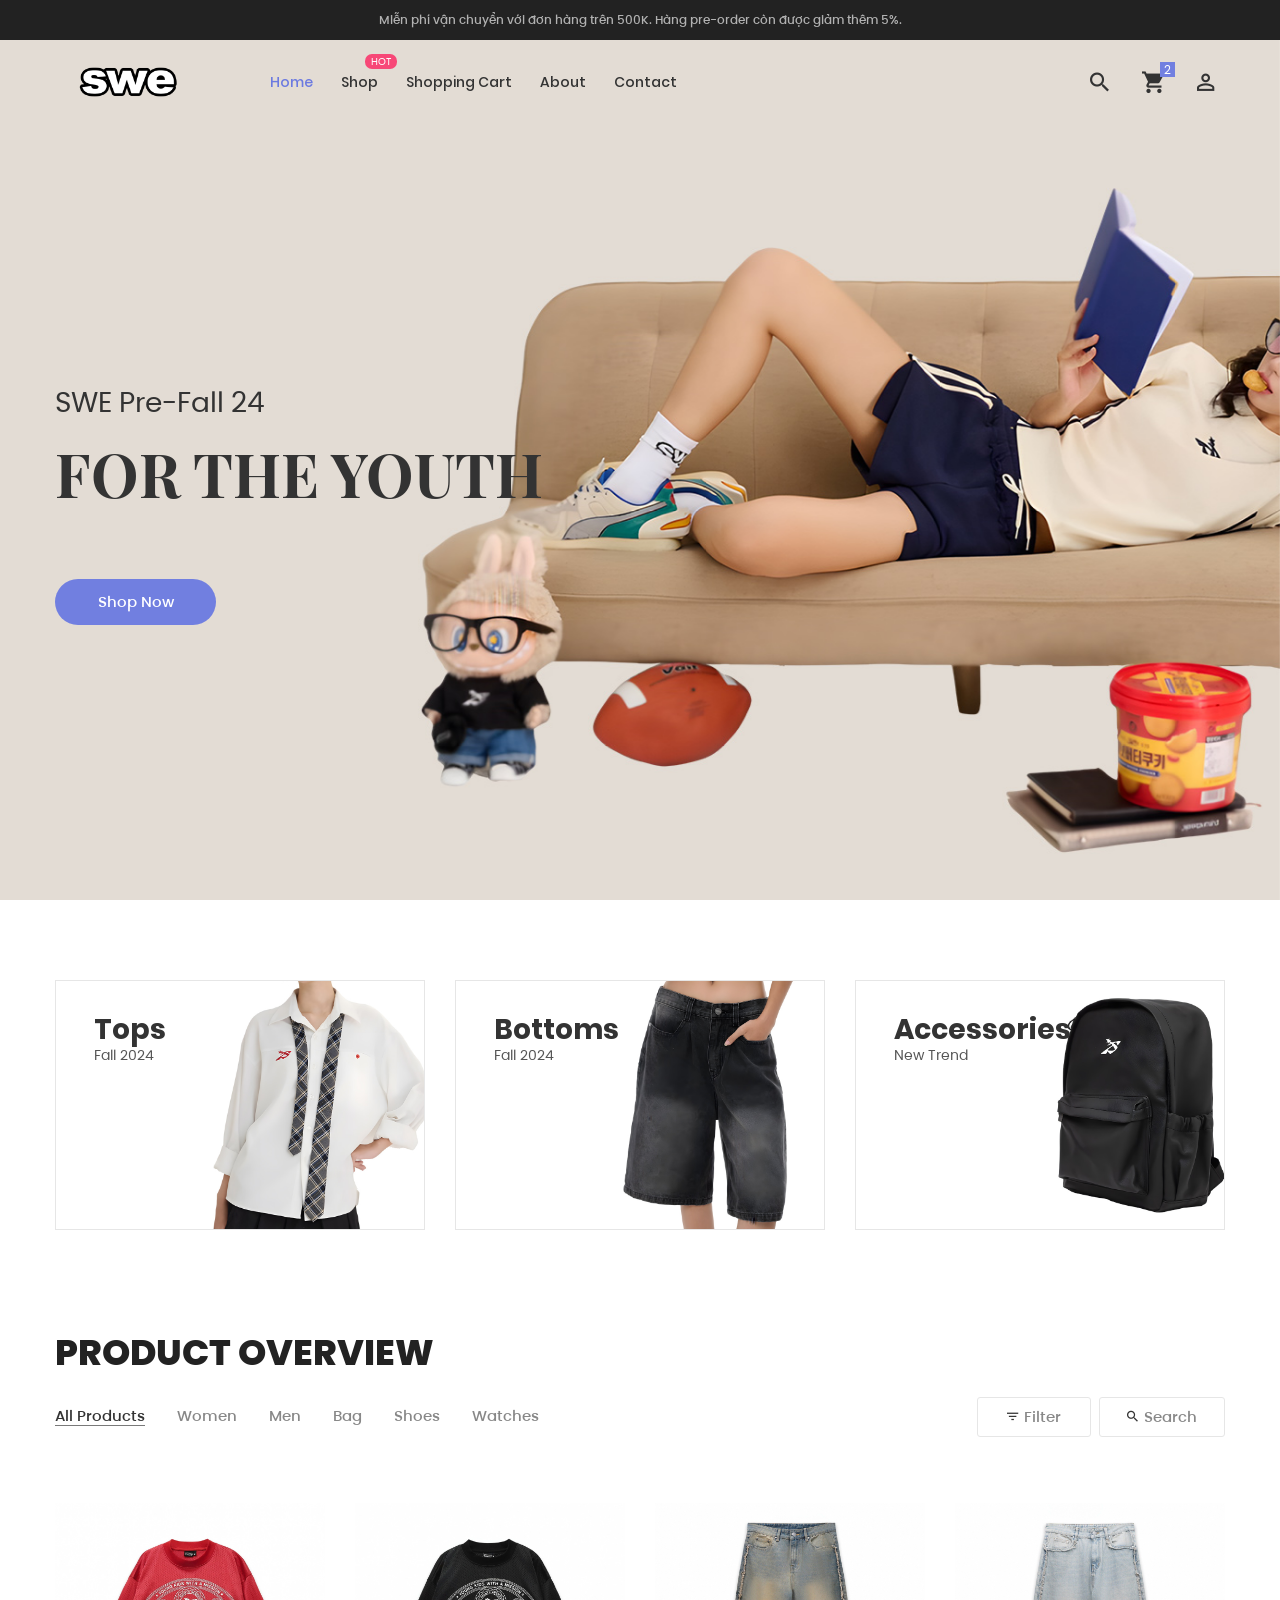
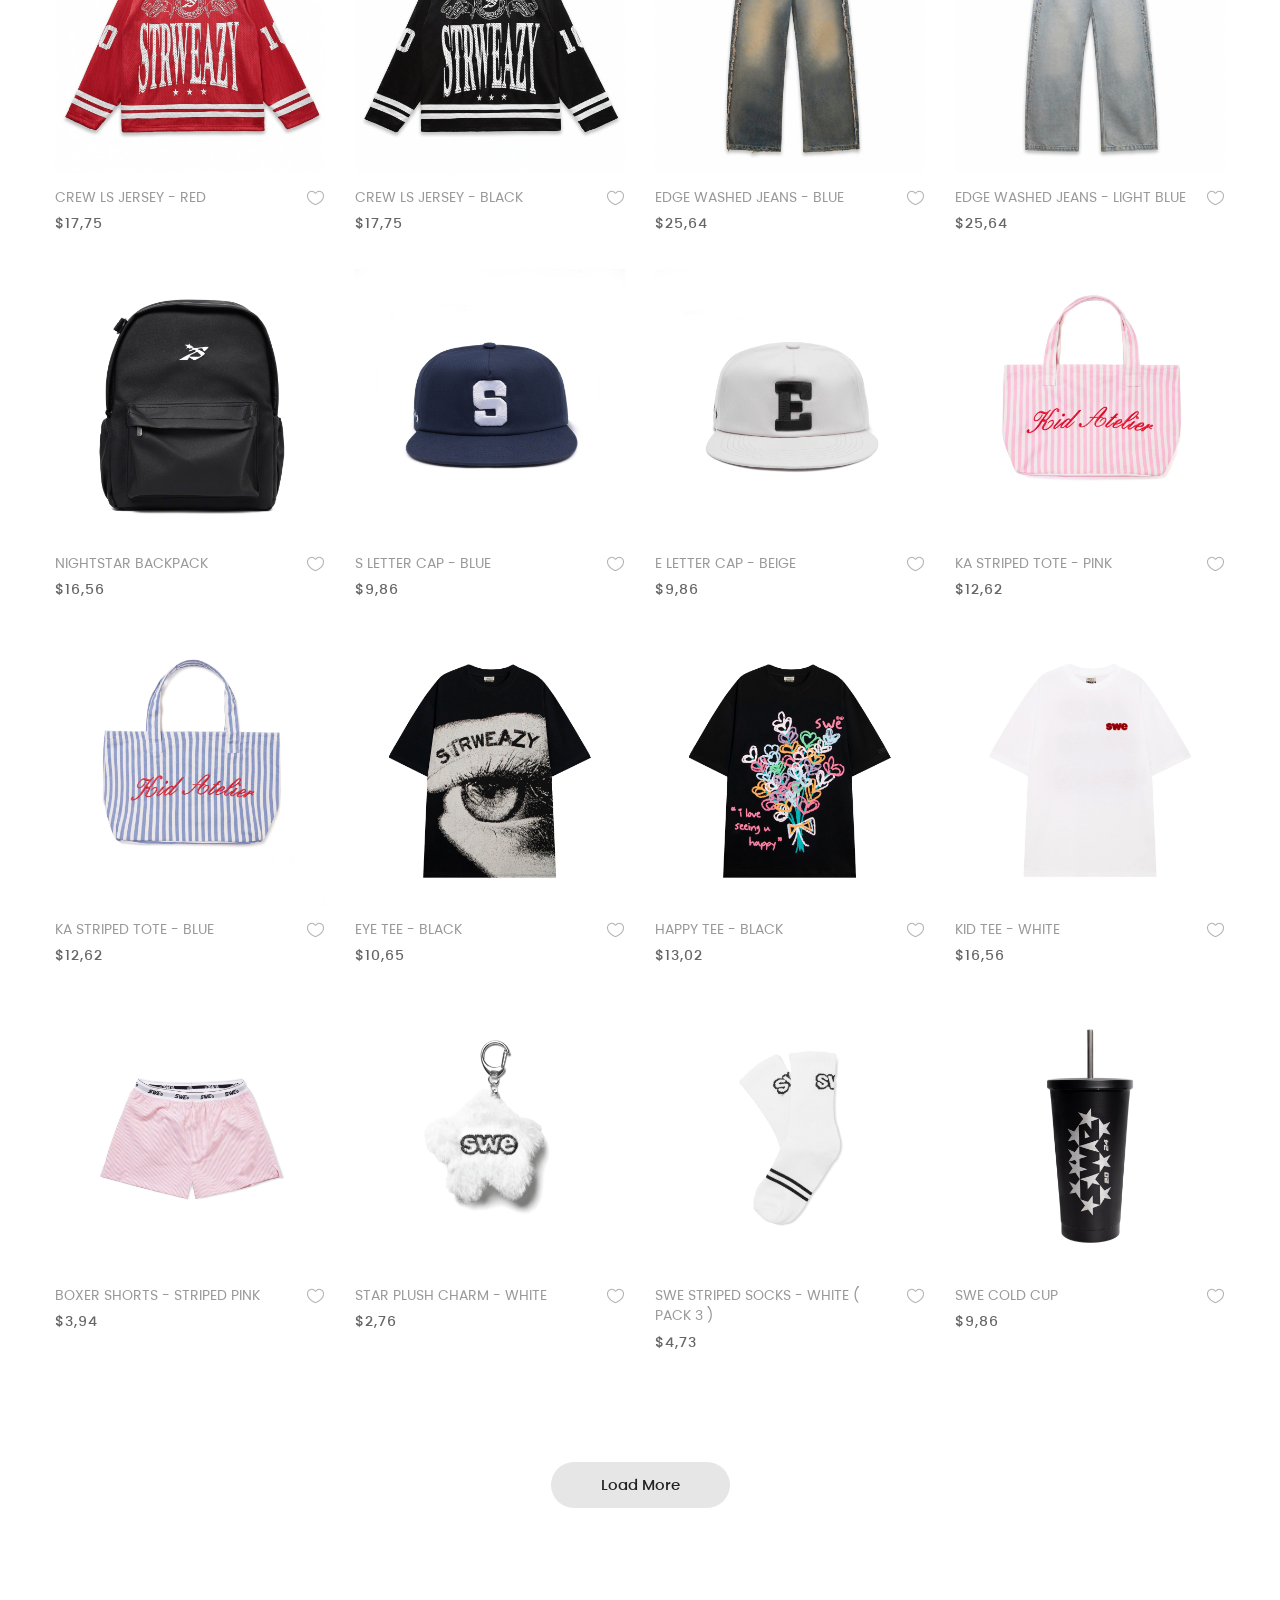
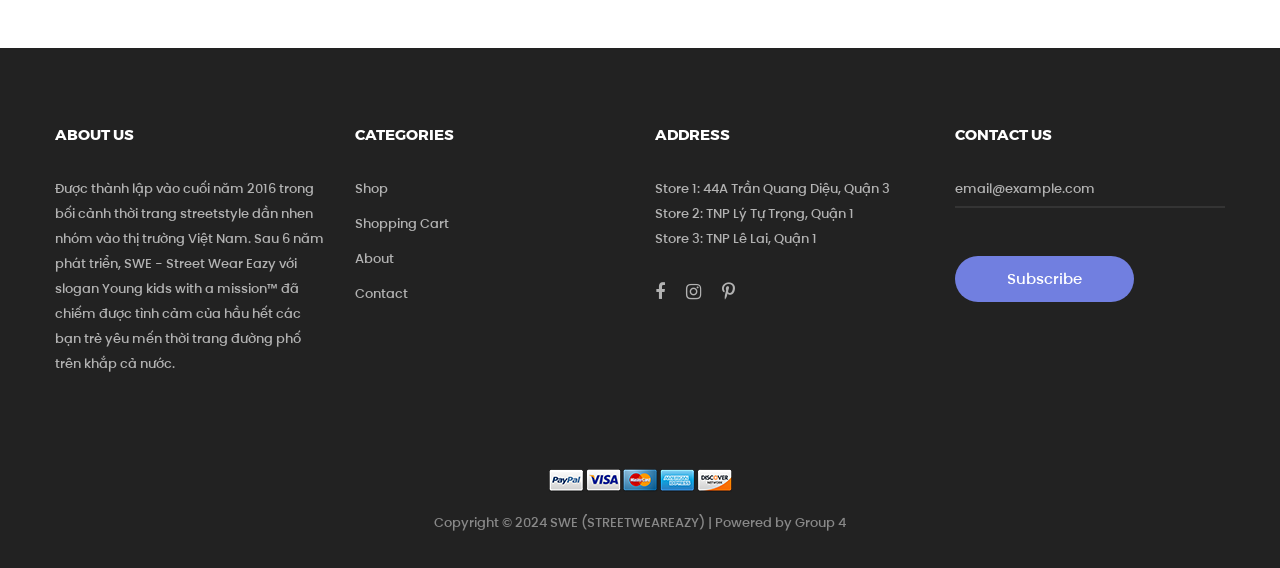
<file: index.html>
<!DOCTYPE html>
<html lang="en">

<head>
	<title>Home</title>
	<meta charset="UTF-8">
	<meta name="viewport" content="width=device-width, initial-scale=1">
	<link rel="icon" type="image/png" href="images/icons/favicon.png" />
	<link rel="stylesheet" type="text/css" href="vendor/bootstrap/css/bootstrap.min.css">
	<link rel="stylesheet" type="text/css" href="fonts/font-awesome-4.7.0/css/font-awesome.min.css">
	<link rel="stylesheet" type="text/css" href="fonts/iconic/css/material-design-iconic-font.min.css">
	<link rel="stylesheet" type="text/css" href="fonts/linearicons-v1.0.0/icon-font.min.css">
	<link rel="stylesheet" type="text/css" href="vendor/animate/animate.css">
	<link rel="stylesheet" type="text/css" href="vendor/css-hamburgers/hamburgers.min.css">
	<link rel="stylesheet" type="text/css" href="vendor/animsition/css/animsition.min.css">
	<link rel="stylesheet" type="text/css" href="vendor/select2/select2.min.css">
	<link rel="stylesheet" type="text/css" href="vendor/daterangepicker/daterangepicker.css">
	<link rel="stylesheet" type="text/css" href="vendor/slick/slick.css">
	<link rel="stylesheet" type="text/css" href="vendor/MagnificPopup/magnific-popup.css">
	<link rel="stylesheet" type="text/css" href="vendor/perfect-scrollbar/perfect-scrollbar.css">
	<link rel="stylesheet" type="text/css" href="css/util.css">
	<link rel="stylesheet" type="text/css" href="css/main.css">
	<link rel="stylesheet" href="css/product.css">


</head>

<body class="animsition">

	<!-- Header -->
	<header>
		<!-- Header desktop -->
		<div class="container-menu-desktop">
			<!-- Topbar -->
			<div class="top-bar">
				<div class="content-topbar flex-sb-m h-full container">
					<div class="left-top-bar">
						Miễn phí vận chuyển với đơn hàng trên 500K. Hàng pre-order còn được giảm thêm 5%.
					</div>
				</div>
			</div>

			<div class="wrap-menu-desktop">
				<nav class="limiter-menu-desktop container">

					<!-- Logo desktop -->
					<a href="#" class="logo">
						<img src="images/icons/logo-01.png" alt="IMG-LOGO">
					</a>

					<!-- Menu desktop -->
					<div class="menu-desktop">
						<ul class="main-menu">
							<li class="active-menu">
								<a href="index.html">Home</a>
								<ul class="sub-menu">
									<li><a href="index.html">Homepage 1</a></li>
									<li><a href="home-02.html">Homepage 2</a></li>
									<li><a href="home-03.html">Homepage 3</a></li>
								</ul>
							</li>

							<li class="label1" data-label1="hot">
								<a href="product.html">Shop</a>
							</li>

							<li>
								<a href="shoping-cart.html">Shopping Cart</a>
							</li>
							<li>
								<a href="about.html">About</a>
							</li>

							<li>
								<a href="contact.html">Contact</a>
							</li>
						</ul>
					</div>

					<!-- Icon header -->
					<div class="wrap-icon-header flex-w flex-r-m">
						<div class="icon-header-item cl2 hov-cl1 trans-04 p-l-22 p-r-11 js-show-modal-search">
							<i class="zmdi zmdi-search"></i>
						</div>

						<div class="icon-header-item cl2 hov-cl1 trans-04 p-l-22 p-r-11 icon-header-noti js-show-cart"
							data-notify="2">
							<i class="zmdi zmdi-shopping-cart"></i>
						</div>

						<div class="icon-user">
							<a href="#"
								class="dis-block icon-header-item cl2 hov-cl1 trans-04 p-l-22 p-r-11 icon-header-noti">
								<i class="zmdi zmdi-account-o"></i>
							</a>
						</div>

					</div>
				</nav>
			</div>
		</div>

		<!-- Header Mobile -->
		<div class="wrap-header-mobile">
			<!-- Logo moblie -->
			<div class="logo-mobile">
				<a href="index.html"><img src="images/icons/logo-01.png" alt="IMG-LOGO"></a>
			</div>

			<!-- Icon header -->
			<div class="wrap-icon-header flex-w flex-r-m m-r-15">
				<div class="icon-header-item cl2 hov-cl1 trans-04 p-r-11 js-show-modal-search">
					<i class="zmdi zmdi-search"></i>
				</div>

				<div class="icon-header-item cl2 hov-cl1 trans-04 p-r-11 p-l-10 icon-header-noti js-show-cart"
					data-notify="2">
					<i class="zmdi zmdi-shopping-cart"></i>
				</div>

				<div class="icon-user">
					<a href="#" class="dis-block icon-header-item cl2 hov-cl1 trans-04 p-l-22 p-r-11 icon-header-noti">
						<i class="zmdi zmdi-account-o"></i>
					</a>
				</div>
			</div>

			<!-- Button show menu -->
			<div class="btn-show-menu-mobile hamburger hamburger--squeeze">
				<span class="hamburger-box">
					<span class="hamburger-inner"></span>
				</span>
			</div>
		</div>


		<!-- Menu Mobile -->
		<div class="menu-mobile">
			<ul class="main-menu-m">
				<li>
					<a href="index.html">Home</a>
					<ul class="sub-menu-m">
						<li><a href="index.html">Homepage 1</a></li>
						<li><a href="home-02.html">Homepage 2</a></li>
						<li><a href="home-03.html">Homepage 3</a></li>
					</ul>
					<span class="arrow-main-menu-m">
						<i class="fa fa-angle-right" aria-hidden="true"></i>
					</span>
				</li>

				<li>
					<a href="product.html">Shop</a>
				</li>

				<li>
					<a href="shoping-cart.html" class="label1 rs1" data-label1="hot">Features</a>
				</li>

				<li>
					<a href="about.html">About</a>
				</li>

				<li>
					<a href="contact.html">Contact</a>
				</li>
			</ul>
		</div>

		<!-- Modal Search -->
		<div class="modal-search-header flex-c-m trans-04 js-hide-modal-search">
			<div class="container-search-header">
				<button class="flex-c-m btn-hide-modal-search trans-04 js-hide-modal-search">
					<img src="images/icons/icon-close2.png" alt="CLOSE">
				</button>

				<form class="wrap-search-header flex-w p-l-15">
					<button class="flex-c-m trans-04">
						<i class="zmdi zmdi-search"></i>
					</button>
					<input class="plh3" type="text" name="search" placeholder="Search...">
				</form>
			</div>
		</div>
	</header>

	<!-- Cart -->
	<div class="wrap-header-cart js-panel-cart">
		<div class="s-full js-hide-cart"></div>

		<div class="header-cart flex-col-l p-l-65 p-r-25">
			<div class="header-cart-title flex-w flex-sb-m p-b-8">
				<span class="mtext-103 cl2">
					Your Cart
				</span>

				<div class="fs-35 lh-10 cl2 p-lr-5 pointer hov-cl1 trans-04 js-hide-cart">
					<i class="zmdi zmdi-close"></i>
				</div>
			</div>

			<div class="header-cart-content flex-w js-pscroll">
				<ul class="header-cart-wrapitem w-full">
					<li class="header-cart-item flex-w flex-t m-b-12">
						<div class="header-cart-item-img">
							<img src="images/item-cart-01.jpg" alt="IMG">
						</div>

						<div class="header-cart-item-txt p-t-8">
							<a href="#" class="header-cart-item-name m-b-18 hov-cl1 trans-04">
								White Shirt Pleat
							</a>

							<span class="header-cart-item-info">
								1 x $19.00
							</span>
						</div>
					</li>

					<li class="header-cart-item flex-w flex-t m-b-12">
						<div class="header-cart-item-img">
							<img src="images/item-cart-02.jpg" alt="IMG">
						</div>

						<div class="header-cart-item-txt p-t-8">
							<a href="#" class="header-cart-item-name m-b-18 hov-cl1 trans-04">
								Converse All Star
							</a>

							<span class="header-cart-item-info">
								1 x $39.00
							</span>
						</div>
					</li>

					<li class="header-cart-item flex-w flex-t m-b-12">
						<div class="header-cart-item-img">
							<img src="images/item-cart-03.jpg" alt="IMG">
						</div>

						<div class="header-cart-item-txt p-t-8">
							<a href="#" class="header-cart-item-name m-b-18 hov-cl1 trans-04">
								Nixon Porter Leather
							</a>

							<span class="header-cart-item-info">
								1 x $17.00
							</span>
						</div>
					</li>
				</ul>

				<div class="w-full">
					<div class="header-cart-total w-full p-tb-40">
						Total: $75.00
					</div>

					<div class="header-cart-buttons flex-w w-full">
						<a href="shoping-cart.html"
							class="flex-c-m stext-101 cl0 size-107 bg3 bor2 hov-btn3 p-lr-15 trans-04 m-r-8 m-b-10">
							View Cart
						</a>

						<a href="shoping-cart.html"
							class="flex-c-m stext-101 cl0 size-107 bg3 bor2 hov-btn3 p-lr-15 trans-04 m-b-10">
							Check Out
						</a>
					</div>
				</div>
			</div>
		</div>
	</div>



	<!-- Slider -->
	<section class="section-slide">
		<div class="wrap-slick1">
			<div class="slick1">
				<div class="item-slick1" style="background-image: url(images/slide-01.jpg);">
					<div class="container h-full">
						<div class="flex-col-l-m h-full p-t-100 p-b-30 respon5">
							<div class="layer-slick1 animated visible-false" data-appear="fadeInDown" data-delay="0">
								<span class="ltext-101 cl2 respon2">
									SWE Pre-Fall 24
								</span>
							</div>

							<div class="layer-slick1 animated visible-false" data-appear="fadeInUp" data-delay="800">
								<h2 class="ltext-201 cl2 p-t-19 p-b-43 respon1">
									FOR THE YOUTH
								</h2>
							</div>

							<div class="layer-slick1 animated visible-false" data-appear="zoomIn" data-delay="1600">
								<a href="product.html"
									class="flex-c-m stext-101 cl0 size-101 bg1 bor1 hov-btn1 p-lr-15 trans-04">
									Shop Now
								</a>
							</div>
						</div>
					</div>
				</div>

				<div class="item-slick1" style="background-image: url(images/slide-02.jpg);">
					<div class="container h-full">
						<div class="flex-col-l-m h-full p-t-100 p-b-30 respon5">
							<div class="layer-slick1 animated visible-false" data-appear="rollIn" data-delay="0">
								<span class="ltext-101 cl2 respon2">
									Now Available
								</span>
							</div>

							<div class="layer-slick1 animated visible-false" data-appear="lightSpeedIn"
								data-delay="800">
								<h2 class="ltext-201 cl2 p-t-19 p-b-43 respon1">
									ONLINE & IN STORE
								</h2>
							</div>

							<div class="layer-slick1 animated visible-false" data-appear="slideInUp" data-delay="1600">
								<a href="product.html"
									class="flex-c-m stext-101 cl0 size-101 bg1 bor1 hov-btn1 p-lr-15 trans-04">
									Shop Now
								</a>
							</div>
						</div>
					</div>
				</div>

				<div class="item-slick1" style="background-image: url(images/slide-03.jpg);">
					<div class="container h-full">
						<div class="flex-col-l-m h-full p-t-100 p-b-30 respon5">
							<div class="layer-slick1 animated visible-false" data-appear="rotateInDownLeft"
								data-delay="0">
								<span class="ltext-101 cl2 respon2">
									Eight Zip Hoodie
								</span>
							</div>

							<div class="layer-slick1 animated visible-false" data-appear="rotateInUpRight"
								data-delay="800">
								<h2 class="ltext-201 cl2 p-t-19 p-b-43 respon1">
									New arrivals
								</h2>
							</div>

							<div class="layer-slick1 animated visible-false" data-appear="rotateIn" data-delay="1600">
								<a href="product.html"
									class="flex-c-m stext-101 cl0 size-101 bg1 bor1 hov-btn1 p-lr-15 trans-04">
									Shop Now
								</a>
							</div>
						</div>
					</div>
				</div>
			</div>
		</div>
	</section>


	<!-- Banner -->
	<div class="sec-banner bg0 p-t-80 p-b-50">
		<div class="container">
			<div class="row">
				<div class="col-md-6 col-xl-4 p-b-30 m-lr-auto">
					<!-- Block1 -->
					<div class="block1 wrap-pic-w">
						<img src="images/banner-01.jpg" alt="IMG-BANNER">

						<a href="product.html"
							class="block1-txt ab-t-l s-full flex-col-l-sb p-lr-38 p-tb-34 trans-03 respon3">
							<div class="block1-txt-child1 flex-col-l">
								<span class="block1-name ltext-102 trans-04 p-b-8">
									Tops
								</span>

								<span class="block1-info stext-102 trans-04">
									Fall 2024
								</span>
							</div>

							<div class="block1-txt-child2 p-b-4 trans-05">
								<div class="block1-link stext-101 cl0 trans-09">
									Shop Now
								</div>
							</div>
						</a>
					</div>
				</div>

				<div class="col-md-6 col-xl-4 p-b-30 m-lr-auto">
					<!-- Block1 -->
					<div class="block1 wrap-pic-w">
						<img src="images/banner-02.jpg" alt="IMG-BANNER">

						<a href="product.html"
							class="block1-txt ab-t-l s-full flex-col-l-sb p-lr-38 p-tb-34 trans-03 respon3">
							<div class="block1-txt-child1 flex-col-l">
								<span class="block1-name ltext-102 trans-04 p-b-8">
									Bottoms
								</span>

								<span class="block1-info stext-102 trans-04">
									Fall 2024
								</span>
							</div>

							<div class="block1-txt-child2 p-b-4 trans-05">
								<div class="block1-link stext-101 cl0 trans-09">
									Shop Now
								</div>
							</div>
						</a>
					</div>
				</div>

				<div class="col-md-6 col-xl-4 p-b-30 m-lr-auto">
					<!-- Block1 -->
					<div class="block1 wrap-pic-w">
						<img src="images/banner-03.jpg" alt="IMG-BANNER">

						<a href="product.html"
							class="block1-txt ab-t-l s-full flex-col-l-sb p-lr-38 p-tb-34 trans-03 respon3">
							<div class="block1-txt-child1 flex-col-l">
								<span class="block1-name ltext-102 trans-04 p-b-8">
									Accessories
								</span>

								<span class="block1-info stext-102 trans-04">
									New Trend
								</span>
							</div>

							<div class="block1-txt-child2 p-b-4 trans-05">
								<div class="block1-link stext-101 cl0 trans-09">
									Shop Now
								</div>
							</div>
						</a>
					</div>
				</div>
			</div>
		</div>
	</div>


	<!-- Product -->
	<section class="bg0 p-t-23 p-b-140">
		<div class="container">
			<div class="p-b-10">
				<h3 class="ltext-103 cl5">
					Product Overview
				</h3>
			</div>

			<div class="flex-w flex-sb-m p-b-52">
				<div class="flex-w flex-l-m filter-tope-group m-tb-10">
					<button class="stext-106 cl6 hov1 bor3 trans-04 m-r-32 m-tb-5 how-active1" data-filter="*">
						All Products
					</button>

					<button class="stext-106 cl6 hov1 bor3 trans-04 m-r-32 m-tb-5" data-filter=".women">
						Women
					</button>

					<button class="stext-106 cl6 hov1 bor3 trans-04 m-r-32 m-tb-5" data-filter=".men">
						Men
					</button>

					<button class="stext-106 cl6 hov1 bor3 trans-04 m-r-32 m-tb-5" data-filter=".bag">
						Bag
					</button>

					<button class="stext-106 cl6 hov1 bor3 trans-04 m-r-32 m-tb-5" data-filter=".shoes">
						Shoes
					</button>

					<button class="stext-106 cl6 hov1 bor3 trans-04 m-r-32 m-tb-5" data-filter=".watches">
						Watches
					</button>
				</div>

				<div class="flex-w flex-c-m m-tb-10">
					<div
						class="flex-c-m stext-106 cl6 size-104 bor4 pointer hov-btn3 trans-04 m-r-8 m-tb-4 js-show-filter">
						<i class="icon-filter cl2 m-r-6 fs-15 trans-04 zmdi zmdi-filter-list"></i>
						<i class="icon-close-filter cl2 m-r-6 fs-15 trans-04 zmdi zmdi-close dis-none"></i>
						Filter
					</div>

					<div class="flex-c-m stext-106 cl6 size-105 bor4 pointer hov-btn3 trans-04 m-tb-4 js-show-search">
						<i class="icon-search cl2 m-r-6 fs-15 trans-04 zmdi zmdi-search"></i>
						<i class="icon-close-search cl2 m-r-6 fs-15 trans-04 zmdi zmdi-close dis-none"></i>
						Search
					</div>
				</div>

				<!-- Search product -->
				<div class="dis-none panel-search w-full p-t-10 p-b-15">
					<div class="bor8 dis-flex p-l-15">
						<button class="size-113 flex-c-m fs-16 cl2 hov-cl1 trans-04">
							<i class="zmdi zmdi-search"></i>
						</button>

						<input class="mtext-107 cl2 size-114 plh2 p-r-15" type="text" name="search-product"
							placeholder="Search">
					</div>
				</div>

				<!-- Filter -->
				<div class="dis-none panel-filter w-full p-t-10">
					<div class="wrap-filter flex-w bg6 w-full p-lr-40 p-t-27 p-lr-15-sm">
						<div class="filter-col1 p-r-15 p-b-27">
							<div class="mtext-102 cl2 p-b-15">
								Sort By
							</div>

							<ul>
								<li class="p-b-6">
									<a href="#" class="filter-link stext-106 trans-04">
										Default
									</a>
								</li>

								<li class="p-b-6">
									<a href="#" class="filter-link stext-106 trans-04">
										Popularity
									</a>
								</li>

								<li class="p-b-6">
									<a href="#" class="filter-link stext-106 trans-04">
										Average rating
									</a>
								</li>

								<li class="p-b-6">
									<a href="#" class="filter-link stext-106 trans-04 filter-link-active">
										Newness
									</a>
								</li>

								<li class="p-b-6">
									<a href="#" class="filter-link stext-106 trans-04">
										Price: Low to High
									</a>
								</li>

								<li class="p-b-6">
									<a href="#" class="filter-link stext-106 trans-04">
										Price: High to Low
									</a>
								</li>
							</ul>
						</div>

						<div class="filter-col2 p-r-15 p-b-27">
							<div class="mtext-102 cl2 p-b-15">
								Price
							</div>

							<ul>
								<li class="p-b-6">
									<a href="#" class="filter-link stext-106 trans-04 filter-link-active">
										All
									</a>
								</li>

								<li class="p-b-6">
									<a href="#" class="filter-link stext-106 trans-04">
										$0.00 - $50.00
									</a>
								</li>

								<li class="p-b-6">
									<a href="#" class="filter-link stext-106 trans-04">
										$50.00 - $100.00
									</a>
								</li>

								<li class="p-b-6">
									<a href="#" class="filter-link stext-106 trans-04">
										$100.00 - $150.00
									</a>
								</li>

								<li class="p-b-6">
									<a href="#" class="filter-link stext-106 trans-04">
										$150.00 - $200.00
									</a>
								</li>

								<li class="p-b-6">
									<a href="#" class="filter-link stext-106 trans-04">
										$200.00+
									</a>
								</li>
							</ul>
						</div>

						<div class="filter-col3 p-r-15 p-b-27">
							<div class="mtext-102 cl2 p-b-15">
								Color
							</div>

							<ul>
								<li class="p-b-6">
									<span class="fs-15 lh-12 m-r-6" style="color: #222;">
										<i class="zmdi zmdi-circle"></i>
									</span>

									<a href="#" class="filter-link stext-106 trans-04">
										Black
									</a>
								</li>

								<li class="p-b-6">
									<span class="fs-15 lh-12 m-r-6" style="color: #4272d7;">
										<i class="zmdi zmdi-circle"></i>
									</span>

									<a href="#" class="filter-link stext-106 trans-04 filter-link-active">
										Blue
									</a>
								</li>

								<li class="p-b-6">
									<span class="fs-15 lh-12 m-r-6" style="color: #b3b3b3;">
										<i class="zmdi zmdi-circle"></i>
									</span>

									<a href="#" class="filter-link stext-106 trans-04">
										Grey
									</a>
								</li>

								<li class="p-b-6">
									<span class="fs-15 lh-12 m-r-6" style="color: #00ad5f;">
										<i class="zmdi zmdi-circle"></i>
									</span>

									<a href="#" class="filter-link stext-106 trans-04">
										Green
									</a>
								</li>

								<li class="p-b-6">
									<span class="fs-15 lh-12 m-r-6" style="color: #fa4251;">
										<i class="zmdi zmdi-circle"></i>
									</span>

									<a href="#" class="filter-link stext-106 trans-04">
										Red
									</a>
								</li>

								<li class="p-b-6">
									<span class="fs-15 lh-12 m-r-6" style="color: #aaa;">
										<i class="zmdi zmdi-circle-o"></i>
									</span>

									<a href="#" class="filter-link stext-106 trans-04">
										White
									</a>
								</li>
							</ul>
						</div>

						<div class="filter-col4 p-b-27">
							<div class="mtext-102 cl2 p-b-15">
								Tags
							</div>

							<div class="flex-w p-t-4 m-r--5">
								<a href="#"
									class="flex-c-m stext-107 cl6 size-301 bor7 p-lr-15 hov-tag1 trans-04 m-r-5 m-b-5">
									Fashion
								</a>

								<a href="#"
									class="flex-c-m stext-107 cl6 size-301 bor7 p-lr-15 hov-tag1 trans-04 m-r-5 m-b-5">
									Lifestyle
								</a>

								<a href="#"
									class="flex-c-m stext-107 cl6 size-301 bor7 p-lr-15 hov-tag1 trans-04 m-r-5 m-b-5">
									Denim
								</a>

								<a href="#"
									class="flex-c-m stext-107 cl6 size-301 bor7 p-lr-15 hov-tag1 trans-04 m-r-5 m-b-5">
									Streetstyle
								</a>

								<a href="#"
									class="flex-c-m stext-107 cl6 size-301 bor7 p-lr-15 hov-tag1 trans-04 m-r-5 m-b-5">
									Crafts
								</a>
							</div>
						</div>
					</div>
				</div>
			</div>

			<div class="row isotope-grid">
				<div class="col-sm-6 col-md-4 col-lg-3 p-b-35 isotope-item women">
					<!-- Block2 -->
					<div class="block2">
						<div class="block2-pic hov-img0">
							<img src="images/product-01.jpg" alt="IMG-PRODUCT">

							<a href="#"
								class="block2-btn flex-c-m stext-103 cl2 size-102 bg0 bor2 hov-btn1 p-lr-15 trans-04 js-show-modal1">
								View Product
							</a>
						</div>

						<div class="block2-txt flex-w flex-t p-t-14">
							<div class="block2-txt-child1 flex-col-l ">
								<a href="product-detail.html" class="stext-104 cl4 hov-cl1 trans-04 js-name-b2 p-b-6">
									CREW LS JERSEY - RED
								</a>

								<span class="stext-105 cl3">
									$17,75
								</span>
							</div>

							<div class="block2-txt-child2 flex-r p-t-3">
								<a href="#" class="btn-addwish-b2 dis-block pos-relative js-addwish-b2">
									<img class="icon-heart1 dis-block trans-04" src="images/icons/icon-heart-01.png"
										alt="ICON">
									<img class="icon-heart2 dis-block trans-04 ab-t-l"
										src="images/icons/icon-heart-02.png" alt="ICON">
								</a>
							</div>
						</div>
					</div>
				</div>

				<div class="col-sm-6 col-md-4 col-lg-3 p-b-35 isotope-item women">
					<!-- Block2 -->
					<div class="block2">
						<div class="block2-pic hov-img0">
							<img src="images/product-02.jpg" alt="IMG-PRODUCT">

							<a href="#"
								class="block2-btn flex-c-m stext-103 cl2 size-102 bg0 bor2 hov-btn1 p-lr-15 trans-04 js-show-modal1">
								View Product
							</a>
						</div>

						<div class="block2-txt flex-w flex-t p-t-14">
							<div class="block2-txt-child1 flex-col-l ">
								<a href="product-detail.html" class="stext-104 cl4 hov-cl1 trans-04 js-name-b2 p-b-6">
									CREW LS JERSEY - BLACK
								</a>

								<span class="stext-105 cl3">
									$17,75
								</span>
							</div>

							<div class="block2-txt-child2 flex-r p-t-3">
								<a href="#" class="btn-addwish-b2 dis-block pos-relative js-addwish-b2">
									<img class="icon-heart1 dis-block trans-04" src="images/icons/icon-heart-01.png"
										alt="ICON">
									<img class="icon-heart2 dis-block trans-04 ab-t-l"
										src="images/icons/icon-heart-02.png" alt="ICON">
								</a>
							</div>
						</div>
					</div>
				</div>

				<div class="col-sm-6 col-md-4 col-lg-3 p-b-35 isotope-item men">
					<!-- Block2 -->
					<div class="block2">
						<div class="block2-pic hov-img0">
							<img src="images/product-03.jpg" alt="IMG-PRODUCT">

							<a href="#"
								class="block2-btn flex-c-m stext-103 cl2 size-102 bg0 bor2 hov-btn1 p-lr-15 trans-04 js-show-modal1">
								View Product
							</a>
						</div>

						<div class="block2-txt flex-w flex-t p-t-14">
							<div class="block2-txt-child1 flex-col-l ">
								<a href="product-detail.html" class="stext-104 cl4 hov-cl1 trans-04 js-name-b2 p-b-6">
									EDGE WASHED JEANS - BLUE
								</a>

								<span class="stext-105 cl3">
									$25,64
								</span>
							</div>

							<div class="block2-txt-child2 flex-r p-t-3">
								<a href="#" class="btn-addwish-b2 dis-block pos-relative js-addwish-b2">
									<img class="icon-heart1 dis-block trans-04" src="images/icons/icon-heart-01.png"
										alt="ICON">
									<img class="icon-heart2 dis-block trans-04 ab-t-l"
										src="images/icons/icon-heart-02.png" alt="ICON">
								</a>
							</div>
						</div>
					</div>
				</div>

				<div class="col-sm-6 col-md-4 col-lg-3 p-b-35 isotope-item women">
					<!-- Block2 -->
					<div class="block2">
						<div class="block2-pic hov-img0">
							<img src="images/product-04.jpg" alt="IMG-PRODUCT">

							<a href="#"
								class="block2-btn flex-c-m stext-103 cl2 size-102 bg0 bor2 hov-btn1 p-lr-15 trans-04 js-show-modal1">
								View Product
							</a>
						</div>

						<div class="block2-txt flex-w flex-t p-t-14">
							<div class="block2-txt-child1 flex-col-l ">
								<a href="product-detail.html" class="stext-104 cl4 hov-cl1 trans-04 js-name-b2 p-b-6">
									EDGE WASHED JEANS - LIGHT BLUE
								</a>

								<span class="stext-105 cl3">
									$25,64
								</span>
							</div>

							<div class="block2-txt-child2 flex-r p-t-3">
								<a href="#" class="btn-addwish-b2 dis-block pos-relative js-addwish-b2">
									<img class="icon-heart1 dis-block trans-04" src="images/icons/icon-heart-01.png"
										alt="ICON">
									<img class="icon-heart2 dis-block trans-04 ab-t-l"
										src="images/icons/icon-heart-02.png" alt="ICON">
								</a>
							</div>
						</div>
					</div>
				</div>

				<div class="col-sm-6 col-md-4 col-lg-3 p-b-35 isotope-item women">
					<!-- Block2 -->
					<div class="block2">
						<div class="block2-pic hov-img0">
							<img src="images/product-05.jpg" alt="IMG-PRODUCT">

							<a href="#"
								class="block2-btn flex-c-m stext-103 cl2 size-102 bg0 bor2 hov-btn1 p-lr-15 trans-04 js-show-modal1">
								View Product
							</a>
						</div>

						<div class="block2-txt flex-w flex-t p-t-14">
							<div class="block2-txt-child1 flex-col-l ">
								<a href="product-detail.html" class="stext-104 cl4 hov-cl1 trans-04 js-name-b2 p-b-6">
									NIGHTSTAR BACKPACK
								</a>

								<span class="stext-105 cl3">
									$16,56
								</span>
							</div>

							<div class="block2-txt-child2 flex-r p-t-3">
								<a href="#" class="btn-addwish-b2 dis-block pos-relative js-addwish-b2">
									<img class="icon-heart1 dis-block trans-04" src="images/icons/icon-heart-01.png"
										alt="ICON">
									<img class="icon-heart2 dis-block trans-04 ab-t-l"
										src="images/icons/icon-heart-02.png" alt="ICON">
								</a>
							</div>
						</div>
					</div>
				</div>

				<div class="col-sm-6 col-md-4 col-lg-3 p-b-35 isotope-item watches">
					<!-- Block2 -->
					<div class="block2">
						<div class="block2-pic hov-img0">
							<img src="images/product-06.jpg" alt="IMG-PRODUCT">

							<a href="#"
								class="block2-btn flex-c-m stext-103 cl2 size-102 bg0 bor2 hov-btn1 p-lr-15 trans-04 js-show-modal1">
								View Product
							</a>
						</div>

						<div class="block2-txt flex-w flex-t p-t-14">
							<div class="block2-txt-child1 flex-col-l ">
								<a href="product-detail.html" class="stext-104 cl4 hov-cl1 trans-04 js-name-b2 p-b-6">
									S LETTER CAP - BLUE
								</a>

								<span class="stext-105 cl3">
									$9,86
								</span>
							</div>

							<div class="block2-txt-child2 flex-r p-t-3">
								<a href="#" class="btn-addwish-b2 dis-block pos-relative js-addwish-b2">
									<img class="icon-heart1 dis-block trans-04" src="images/icons/icon-heart-01.png"
										alt="ICON">
									<img class="icon-heart2 dis-block trans-04 ab-t-l"
										src="images/icons/icon-heart-02.png" alt="ICON">
								</a>
							</div>
						</div>
					</div>
				</div>

				<div class="col-sm-6 col-md-4 col-lg-3 p-b-35 isotope-item women">
					<!-- Block2 -->
					<div class="block2">
						<div class="block2-pic hov-img0">
							<img src="images/product-07.jpg" alt="IMG-PRODUCT">

							<a href="#"
								class="block2-btn flex-c-m stext-103 cl2 size-102 bg0 bor2 hov-btn1 p-lr-15 trans-04 js-show-modal1">
								View Product
							</a>
						</div>

						<div class="block2-txt flex-w flex-t p-t-14">
							<div class="block2-txt-child1 flex-col-l ">
								<a href="product-detail.html" class="stext-104 cl4 hov-cl1 trans-04 js-name-b2 p-b-6">
									E LETTER CAP - BEIGE
								</a>

								<span class="stext-105 cl3">
									$9,86
								</span>
							</div>

							<div class="block2-txt-child2 flex-r p-t-3">
								<a href="#" class="btn-addwish-b2 dis-block pos-relative js-addwish-b2">
									<img class="icon-heart1 dis-block trans-04" src="images/icons/icon-heart-01.png"
										alt="ICON">
									<img class="icon-heart2 dis-block trans-04 ab-t-l"
										src="images/icons/icon-heart-02.png" alt="ICON">
								</a>
							</div>
						</div>
					</div>
				</div>

				<div class="col-sm-6 col-md-4 col-lg-3 p-b-35 isotope-item women">
					<!-- Block2 -->
					<div class="block2">
						<div class="block2-pic hov-img0">
							<img src="images/product-08.jpg" alt="IMG-PRODUCT">

							<a href="#"
								class="block2-btn flex-c-m stext-103 cl2 size-102 bg0 bor2 hov-btn1 p-lr-15 trans-04 js-show-modal1">
								View Product
							</a>
						</div>

						<div class="block2-txt flex-w flex-t p-t-14">
							<div class="block2-txt-child1 flex-col-l ">
								<a href="product-detail.html" class="stext-104 cl4 hov-cl1 trans-04 js-name-b2 p-b-6">
									KA STRIPED TOTE - PINK
								</a>

								<span class="stext-105 cl3">
									$12,62
								</span>
							</div>

							<div class="block2-txt-child2 flex-r p-t-3">
								<a href="#" class="btn-addwish-b2 dis-block pos-relative js-addwish-b2">
									<img class="icon-heart1 dis-block trans-04" src="images/icons/icon-heart-01.png"
										alt="ICON">
									<img class="icon-heart2 dis-block trans-04 ab-t-l"
										src="images/icons/icon-heart-02.png" alt="ICON">
								</a>
							</div>
						</div>
					</div>
				</div>

				<div class="col-sm-6 col-md-4 col-lg-3 p-b-35 isotope-item shoes">
					<!-- Block2 -->
					<div class="block2">
						<div class="block2-pic hov-img0">
							<img src="images/product-09.jpg" alt="IMG-PRODUCT">

							<a href="#"
								class="block2-btn flex-c-m stext-103 cl2 size-102 bg0 bor2 hov-btn1 p-lr-15 trans-04 js-show-modal1">
								View Product
							</a>
						</div>

						<div class="block2-txt flex-w flex-t p-t-14">
							<div class="block2-txt-child1 flex-col-l ">
								<a href="product-detail.html" class="stext-104 cl4 hov-cl1 trans-04 js-name-b2 p-b-6">
									KA STRIPED TOTE - BLUE
								</a>

								<span class="stext-105 cl3">
									$12,62
								</span>
							</div>

							<div class="block2-txt-child2 flex-r p-t-3">
								<a href="#" class="btn-addwish-b2 dis-block pos-relative js-addwish-b2">
									<img class="icon-heart1 dis-block trans-04" src="images/icons/icon-heart-01.png"
										alt="ICON">
									<img class="icon-heart2 dis-block trans-04 ab-t-l"
										src="images/icons/icon-heart-02.png" alt="ICON">
								</a>
							</div>
						</div>
					</div>
				</div>

				<div class="col-sm-6 col-md-4 col-lg-3 p-b-35 isotope-item women">
					<!-- Block2 -->
					<div class="block2">
						<div class="block2-pic hov-img0">
							<img src="images/product-10.jpg" alt="IMG-PRODUCT">

							<a href="#"
								class="block2-btn flex-c-m stext-103 cl2 size-102 bg0 bor2 hov-btn1 p-lr-15 trans-04 js-show-modal1">
								View Product
							</a>
						</div>

						<div class="block2-txt flex-w flex-t p-t-14">
							<div class="block2-txt-child1 flex-col-l ">
								<a href="product-detail.html" class="stext-104 cl4 hov-cl1 trans-04 js-name-b2 p-b-6">
									EYE TEE - BLACK
								</a>

								<span class="stext-105 cl3">
									$10,65
								</span>
							</div>

							<div class="block2-txt-child2 flex-r p-t-3">
								<a href="#" class="btn-addwish-b2 dis-block pos-relative js-addwish-b2">
									<img class="icon-heart1 dis-block trans-04" src="images/icons/icon-heart-01.png"
										alt="ICON">
									<img class="icon-heart2 dis-block trans-04 ab-t-l"
										src="images/icons/icon-heart-02.png" alt="ICON">
								</a>
							</div>
						</div>
					</div>
				</div>

				<div class="col-sm-6 col-md-4 col-lg-3 p-b-35 isotope-item men">
					<!-- Block2 -->
					<div class="block2">
						<div class="block2-pic hov-img0">
							<img src="images/product-11.jpg" alt="IMG-PRODUCT">

							<a href="#"
								class="block2-btn flex-c-m stext-103 cl2 size-102 bg0 bor2 hov-btn1 p-lr-15 trans-04 js-show-modal1">
								View Product
							</a>
						</div>

						<div class="block2-txt flex-w flex-t p-t-14">
							<div class="block2-txt-child1 flex-col-l ">
								<a href="product-detail.html" class="stext-104 cl4 hov-cl1 trans-04 js-name-b2 p-b-6">
									HAPPY TEE - BLACK
								</a>

								<span class="stext-105 cl3">
									$13,02
								</span>
							</div>

							<div class="block2-txt-child2 flex-r p-t-3">
								<a href="#" class="btn-addwish-b2 dis-block pos-relative js-addwish-b2">
									<img class="icon-heart1 dis-block trans-04" src="images/icons/icon-heart-01.png"
										alt="ICON">
									<img class="icon-heart2 dis-block trans-04 ab-t-l"
										src="images/icons/icon-heart-02.png" alt="ICON">
								</a>
							</div>
						</div>
					</div>
				</div>

				<div class="col-sm-6 col-md-4 col-lg-3 p-b-35 isotope-item men">
					<!-- Block2 -->
					<div class="block2">
						<div class="block2-pic hov-img0">
							<img src="images/product-12.jpg" alt="IMG-PRODUCT">

							<a href="#"
								class="block2-btn flex-c-m stext-103 cl2 size-102 bg0 bor2 hov-btn1 p-lr-15 trans-04 js-show-modal1">
								View Product
							</a>
						</div>

						<div class="block2-txt flex-w flex-t p-t-14">
							<div class="block2-txt-child1 flex-col-l ">
								<a href="product-detail.html" class="stext-104 cl4 hov-cl1 trans-04 js-name-b2 p-b-6">
									KID TEE - WHITE
								</a>

								<span class="stext-105 cl3">
									$16,56
								</span>
							</div>

							<div class="block2-txt-child2 flex-r p-t-3">
								<a href="#" class="btn-addwish-b2 dis-block pos-relative js-addwish-b2">
									<img class="icon-heart1 dis-block trans-04" src="images/icons/icon-heart-01.png"
										alt="ICON">
									<img class="icon-heart2 dis-block trans-04 ab-t-l"
										src="images/icons/icon-heart-02.png" alt="ICON">
								</a>
							</div>
						</div>
					</div>
				</div>

				<div class="col-sm-6 col-md-4 col-lg-3 p-b-35 isotope-item women">
					<!-- Block2 -->
					<div class="block2">
						<div class="block2-pic hov-img0">
							<img src="images/product-13.jpg" alt="IMG-PRODUCT">

							<a href="#"
								class="block2-btn flex-c-m stext-103 cl2 size-102 bg0 bor2 hov-btn1 p-lr-15 trans-04 js-show-modal1">
								View Product
							</a>
						</div>

						<div class="block2-txt flex-w flex-t p-t-14">
							<div class="block2-txt-child1 flex-col-l ">
								<a href="product-detail.html" class="stext-104 cl4 hov-cl1 trans-04 js-name-b2 p-b-6">
									BOXER SHORTS - STRIPED PINK
								</a>

								<span class="stext-105 cl3">
									$3,94
								</span>
							</div>

							<div class="block2-txt-child2 flex-r p-t-3">
								<a href="#" class="btn-addwish-b2 dis-block pos-relative js-addwish-b2">
									<img class="icon-heart1 dis-block trans-04" src="images/icons/icon-heart-01.png"
										alt="ICON">
									<img class="icon-heart2 dis-block trans-04 ab-t-l"
										src="images/icons/icon-heart-02.png" alt="ICON">
								</a>
							</div>
						</div>
					</div>
				</div>

				<div class="col-sm-6 col-md-4 col-lg-3 p-b-35 isotope-item women">
					<!-- Block2 -->
					<div class="block2">
						<div class="block2-pic hov-img0">
							<img src="images/product-14.jpg" alt="IMG-PRODUCT">

							<a href="#"
								class="block2-btn flex-c-m stext-103 cl2 size-102 bg0 bor2 hov-btn1 p-lr-15 trans-04 js-show-modal1">
								View Product
							</a>
						</div>

						<div class="block2-txt flex-w flex-t p-t-14">
							<div class="block2-txt-child1 flex-col-l ">
								<a href="product-detail.html" class="stext-104 cl4 hov-cl1 trans-04 js-name-b2 p-b-6">
									STAR PLUSH CHARM - WHITE
								</a>

								<span class="stext-105 cl3">
									$2,76
								</span>
							</div>

							<div class="block2-txt-child2 flex-r p-t-3">
								<a href="#" class="btn-addwish-b2 dis-block pos-relative js-addwish-b2">
									<img class="icon-heart1 dis-block trans-04" src="images/icons/icon-heart-01.png"
										alt="ICON">
									<img class="icon-heart2 dis-block trans-04 ab-t-l"
										src="images/icons/icon-heart-02.png" alt="ICON">
								</a>
							</div>
						</div>
					</div>
				</div>

				<div class="col-sm-6 col-md-4 col-lg-3 p-b-35 isotope-item watches">
					<!-- Block2 -->
					<div class="block2">
						<div class="block2-pic hov-img0">
							<img src="images/product-15.jpg" alt="IMG-PRODUCT">

							<a href="#"
								class="block2-btn flex-c-m stext-103 cl2 size-102 bg0 bor2 hov-btn1 p-lr-15 trans-04 js-show-modal1">
								View Product
							</a>
						</div>

						<div class="block2-txt flex-w flex-t p-t-14">
							<div class="block2-txt-child1 flex-col-l ">
								<a href="product-detail.html" class="stext-104 cl4 hov-cl1 trans-04 js-name-b2 p-b-6">
									SWE STRIPED SOCKS - WHITE ( PACK 3 )
								</a>

								<span class="stext-105 cl3">
									$4,73
								</span>
							</div>

							<div class="block2-txt-child2 flex-r p-t-3">
								<a href="#" class="btn-addwish-b2 dis-block pos-relative js-addwish-b2">
									<img class="icon-heart1 dis-block trans-04" src="images/icons/icon-heart-01.png"
										alt="ICON">
									<img class="icon-heart2 dis-block trans-04 ab-t-l"
										src="images/icons/icon-heart-02.png" alt="ICON">
								</a>
							</div>
						</div>
					</div>
				</div>

				<div class="col-sm-6 col-md-4 col-lg-3 p-b-35 isotope-item women">
					<!-- Block2 -->
					<div class="block2">
						<div class="block2-pic hov-img0">
							<img src="images/product-16.jpg" alt="IMG-PRODUCT">

							<a href="#"
								class="block2-btn flex-c-m stext-103 cl2 size-102 bg0 bor2 hov-btn1 p-lr-15 trans-04 js-show-modal1">
								View Product
							</a>
						</div>

						<div class="block2-txt flex-w flex-t p-t-14">
							<div class="block2-txt-child1 flex-col-l ">
								<a href="product-detail.html" class="stext-104 cl4 hov-cl1 trans-04 js-name-b2 p-b-6">
									SWE COLD CUP
								</a>

								<span class="stext-105 cl3">
									$9,86
								</span>
							</div>

							<div class="block2-txt-child2 flex-r p-t-3">
								<a href="#" class="btn-addwish-b2 dis-block pos-relative js-addwish-b2">
									<img class="icon-heart1 dis-block trans-04" src="images/icons/icon-heart-01.png"
										alt="ICON">
									<img class="icon-heart2 dis-block trans-04 ab-t-l"
										src="images/icons/icon-heart-02.png" alt="ICON">
								</a>
							</div>
						</div>
					</div>
				</div>
			</div>

			<!-- Load more -->
			<div class="flex-c-m flex-w w-full p-t-45">
				<a href="#" class="flex-c-m stext-101 cl5 size-103 bg2 bor1 hov-btn1 p-lr-15 trans-04">
					Load More
				</a>
			</div>
		</div>
	</section>


	<!-- Footer -->
	<footer class="bg3 p-t-75 p-b-32">
		<div class="container">
			<div class="row">
				<div class="col-sm-6 col-lg-3 p-b-50">
					<h4 class="stext-301 cl0 p-b-30">
						ABOUT US
					</h4>

					<p class="stext-107 cl7 size-201">
						Được thành lập vào cuối năm 2016 trong bối cảnh thời trang streetstyle dần nhen nhóm vào thị
						trường Việt Nam. Sau 6 năm phát triển, SWE - Street Wear Eazy với slogan Young kids with a
						mission™ đã chiếm được tình cảm của hầu hết các bạn trẻ yêu mến thời trang đường phố trên khắp
						cả nước.
					</p>

				</div>

				<div class="col-sm-6 col-lg-3 p-b-50">
					<h4 class="stext-301 cl0 p-b-30">
						Categories
					</h4>

					<ul>
						<li class="p-b-10">
							<a href="/product.html" class="stext-107 cl7 hov-cl1 trans-04">
								Shop
							</a>
						</li>

						<li class="p-b-10">
							<a href="/shoping-cart.html" class="stext-107 cl7 hov-cl1 trans-04">
								Shopping Cart
							</a>
						</li>
						<li class="p-b-10">
							<a href="/about.html" class="stext-107 cl7 hov-cl1 trans-04">
								About
							</a>
						</li>
						<li class="p-b-10">
							<a href="/contact.html" class="stext-107 cl7 hov-cl1 trans-04">
								Contact
							</a>
						</li>
					</ul>
				</div>

				<div class="col-sm-6 col-lg-3 p-b-50">
					<h4 class="stext-301 cl0 p-b-30">
						Address
					</h4>

					<p class="stext-107 cl7 size-201">
						Store 1: 44A Trần Quang Diệu, Quận 3 <br>
						Store 2: TNP Lý Tự Trọng, Quận 1 <br>
						Store 3: TNP Lê Lai, Quận 1 <br>
					</p>

					<div class="p-t-27">
						<a href="#" class="fs-18 cl7 hov-cl1 trans-04 m-r-16">
							<i class="fa fa-facebook"></i>
						</a>

						<a href="#" class="fs-18 cl7 hov-cl1 trans-04 m-r-16">
							<i class="fa fa-instagram"></i>
						</a>

						<a href="#" class="fs-18 cl7 hov-cl1 trans-04 m-r-16">
							<i class="fa fa-pinterest-p"></i>
						</a>
					</div>
				</div>

				<div class="col-sm-6 col-lg-3 p-b-50">
					<h4 class="stext-301 cl0 p-b-30">
						contact us
					</h4>

					<form>
						<div class="wrap-input1 w-full p-b-4">
							<input class="input1 bg-none plh1 stext-107 cl7" type="text" name="email"
								placeholder="email@example.com">
							<div class="focus-input1 trans-04"></div>
						</div>

						<div class="p-t-18">
							<button class="flex-c-m stext-101 cl0 size-103 bg1 bor1 hov-btn2 p-lr-15 trans-04">
								Subscribe
							</button>
						</div>
					</form>
				</div>
			</div>

			<div class="p-t-40">
				<div class="flex-c-m flex-w p-b-18">
					<a href="#" class="m-all-1">
						<img src="images/icons/icon-pay-01.png" alt="ICON-PAY">
					</a>

					<a href="#" class="m-all-1">
						<img src="images/icons/icon-pay-02.png" alt="ICON-PAY">
					</a>

					<a href="#" class="m-all-1">
						<img src="images/icons/icon-pay-03.png" alt="ICON-PAY">
					</a>

					<a href="#" class="m-all-1">
						<img src="images/icons/icon-pay-04.png" alt="ICON-PAY">
					</a>

					<a href="#" class="m-all-1">
						<img src="images/icons/icon-pay-05.png" alt="ICON-PAY">
					</a>
				</div>

				<p class="stext-107 cl6 txt-center">
					Copyright &copy; 2024 SWE (STREETWEAREAZY) | Powered by Group 4</a>
				</p>
			</div>
		</div>
	</footer>


	<!-- Back to top -->
	<div class="btn-back-to-top" id="myBtn">
		<span class="symbol-btn-back-to-top">
			<i class="zmdi zmdi-chevron-up"></i>
		</span>
	</div>

	<!-- Modal1 -->
	<div class="wrap-modal1 js-modal1 p-t-60 p-b-20">
		<div class="overlay-modal1 js-hide-modal1"></div>

		<div class="container">
			<div class="bg0 p-t-60 p-b-30 p-lr-15-lg how-pos3-parent">
				<button class="how-pos3 hov3 trans-04 js-hide-modal1">
					<img src="images/icons/icon-close.png" alt="CLOSE">
				</button>

				<div class="row">
					<div class="col-md-6 col-lg-7 p-b-30">
						<div class="p-l-25 p-r-30 p-lr-0-lg">
							<div class="wrap-slick3 flex-sb flex-w">
								<div class="wrap-slick3-dots"></div>
								<div class="wrap-slick3-arrows flex-sb-m flex-w"></div>

								<div class="slick3 gallery-lb">
									<div class="item-slick3" data-thumb="images/product-detail-01.jpg">
										<div class="wrap-pic-w pos-relative">
											<img src="images/product-detail-01.jpg" alt="IMG-PRODUCT">

											<a class="flex-c-m size-108 how-pos1 bor0 fs-16 cl10 bg0 hov-btn3 trans-04"
												href="images/product-detail-01.jpg">
												<i class="fa fa-expand"></i>
											</a>
										</div>
									</div>

									<div class="item-slick3" data-thumb="images/product-detail-02.jpg">
										<div class="wrap-pic-w pos-relative">
											<img src="images/product-detail-02.jpg" alt="IMG-PRODUCT">

											<a class="flex-c-m size-108 how-pos1 bor0 fs-16 cl10 bg0 hov-btn3 trans-04"
												href="images/product-detail-02.jpg">
												<i class="fa fa-expand"></i>
											</a>
										</div>
									</div>

									<div class="item-slick3" data-thumb="images/product-detail-03.jpg">
										<div class="wrap-pic-w pos-relative">
											<img src="images/product-detail-03.jpg" alt="IMG-PRODUCT">

											<a class="flex-c-m size-108 how-pos1 bor0 fs-16 cl10 bg0 hov-btn3 trans-04"
												href="images/product-detail-03.jpg">
												<i class="fa fa-expand"></i>
											</a>
										</div>
									</div>
								</div>
							</div>
						</div>
					</div>

					<div class="col-md-6 col-lg-5 p-b-30">
						<div class="p-r-50 p-t-5 p-lr-0-lg">
							<h4 class="mtext-105 cl2 js-name-detail p-b-14">
								CREW LS JERSEY - RED
							</h4>

							<span class="mtext-106 cl2">
								$17,75
							</span>
							<p style="font-family: Poppins, sans-serif; font-size: 14px; line-height: 1.7;"
								class="cl3 p-t-23">
								CREW LS JERSEY - Chiếc áo tay dài mới được thiết kế theo phong cách thể thao với điểm
								nhấn nằm ở họa tiết mặt trước, mặt sau và 2 bên tay áo được sử dụng chất liệu in kéo lụa
								sắc nét. Phần thân áo và tay áo được may phối viền nổi bật. Áo sử dụng vải mesh lưới tạo
								cảm giác thoải mái và thoáng mát hơn cho bạn khi vận động.
							</p>

							<!--  -->
							<div class="p-t-33">
								<div class="flex-w flex-r-m p-b-10">
									<div class="size-203 flex-c-m respon6">
										Size
									</div>

									<div class="size-204 respon6-next">
										<div class="rs1-select2 bor8 bg0">
											<select class="js-select2" name="time">
												<option>Chọn Size</option>
												<option>Size S</option>
												<option>Size M</option>
												<option>Size L</option>
												<option>Size XL</option>
											</select>
											<div class="dropDownSelect2"></div>
										</div>
									</div>
								</div>

								<div class="flex-w flex-r-m p-b-10">
									<div class="size-203 flex-c-m respon6">
										Color
									</div>

									<div class="size-204 respon6-next">
										<div class="rs1-select2 bor8 bg0">
											<select class="js-select2" name="time">
												<option>Chọn Màu</option>
												<option>Red</option>
												<option>Blue</option>
												<option>White</option>
												<option>Grey</option>
											</select>
											<div class="dropDownSelect2"></div>
										</div>
									</div>
								</div>

								<div class="flex-w flex-r-m p-b-10">
									<div class="size-204 flex-w flex-m respon6-next">
										<div class="wrap-num-product flex-w m-r-20 m-tb-10">
											<div class="btn-num-product-down cl8 hov-btn3 trans-04 flex-c-m">
												<i class="fs-16 zmdi zmdi-minus"></i>
											</div>

											<input class="mtext-104 cl3 txt-center num-product" type="number"
												name="num-product" value="1">

											<div class="btn-num-product-up cl8 hov-btn3 trans-04 flex-c-m">
												<i class="fs-16 zmdi zmdi-plus"></i>
											</div>
										</div>

										<button
											class="flex-c-m stext-101 cl0 size-101 bg1 bor1 hov-btn1 p-lr-15 trans-04 js-addcart-detail">
											Add to cart
										</button>
									</div>
								</div>
							</div>

							<!--  -->
							<div class="flex-w flex-m p-l-100 p-t-40 respon7">
								<div class="flex-m bor9 p-r-10 m-r-11">
									<a href="#"
										class="fs-14 cl3 hov-cl1 trans-04 lh-10 p-lr-5 p-tb-2 js-addwish-detail tooltip100"
										data-tooltip="Thêm vào mục yêu thích">
										<i class="zmdi zmdi-favorite"></i>
									</a>
								</div>

								<a href="#" class="fs-14 cl3 hov-cl1 trans-04 lh-10 p-lr-5 p-tb-2 m-r-8 tooltip100"
									data-tooltip="Facebook">
									<i class="fa fa-facebook"></i>
								</a>

								<a href="#" class="fs-14 cl3 hov-cl1 trans-04 lh-10 p-lr-5 p-tb-2 m-r-8 tooltip100"
									data-tooltip="Twitter">
									<i class="fa fa-twitter"></i>
								</a>

								<a href="#" class="fs-14 cl3 hov-cl1 trans-04 lh-10 p-lr-5 p-tb-2 m-r-8 tooltip100"
									data-tooltip="Google Plus">
									<i class="fa fa-google-plus"></i>
								</a>
							</div>
						</div>
					</div>
				</div>
			</div>
		</div>
	</div>

	<!--===============================================================================================-->
	<script src="vendor/jquery/jquery-3.2.1.min.js"></script>
	<!--===============================================================================================-->
	<script src="vendor/animsition/js/animsition.min.js"></script>
	<!--===============================================================================================-->
	<script src="vendor/bootstrap/js/popper.js"></script>
	<script src="vendor/bootstrap/js/bootstrap.min.js"></script>
	<!--===============================================================================================-->
	<script src="vendor/select2/select2.min.js"></script>
	<script>
		$(".js-select2").each(function () {
			$(this).select2({
				minimumResultsForSearch: 20,
				dropdownParent: $(this).next('.dropDownSelect2')
			});
		})
	</script>
	<!--===============================================================================================-->
	<script src="vendor/daterangepicker/moment.min.js"></script>
	<script src="vendor/daterangepicker/daterangepicker.js"></script>
	<!--===============================================================================================-->
	<script src="vendor/slick/slick.min.js"></script>
	<script src="js/slick-custom.js"></script>
	<!--===============================================================================================-->
	<script src="vendor/parallax100/parallax100.js"></script>
	<script>
		$('.parallax100').parallax100();
	</script>
	<!--===============================================================================================-->
	<script src="vendor/MagnificPopup/jquery.magnific-popup.min.js"></script>
	<script>
		$('.gallery-lb').each(function () { // the containers for all your galleries
			$(this).magnificPopup({
				delegate: 'a', // the selector for gallery item
				type: 'image',
				gallery: {
					enabled: true
				},
				mainClass: 'mfp-fade'
			});
		});
	</script>
	<!--===============================================================================================-->
	<script src="vendor/isotope/isotope.pkgd.min.js"></script>
	<!--===============================================================================================-->
	<script src="vendor/sweetalert/sweetalert.min.js"></script>
	<script>
		$('.js-addwish-b2').on('click', function (e) {
			e.preventDefault();
		});

		$('.js-addwish-b2').each(function () {
			var nameProduct = $(this).parent().parent().find('.js-name-b2').html();
			$(this).on('click', function () {
				swal(nameProduct, "Đã thêm vào mục yêu thích !", "success");

				$(this).addClass('js-addedwish-b2');
				$(this).off('click');
			});
		});

		$('.js-addwish-detail').each(function () {
			var nameProduct = $(this).parent().parent().parent().find('.js-name-detail').html();

			$(this).on('click', function () {
				swal(nameProduct, "Đã thêm vào mục yêu thích ! ", "success");

				$(this).addClass('js-addedwish-detail');
				$(this).off('click');
			});
		});

		/*---------------------------------------------*/

		$('.js-addcart-detail').each(function () {
			var nameProduct = $(this).parent().parent().parent().parent().find('.js-name-detail').html();
			$(this).on('click', function () {
				swal(nameProduct, "Đã thêm vào giỏ hàng !", "success");
			});
		});

	</script>
	<!--===============================================================================================-->
	<script src="vendor/perfect-scrollbar/perfect-scrollbar.min.js"></script>
	<script>
		$('.js-pscroll').each(function () {
			$(this).css('position', 'relative');
			$(this).css('overflow', 'hidden');
			var ps = new PerfectScrollbar(this, {
				wheelSpeed: 1,
				scrollingThreshold: 1000,
				wheelPropagation: false,
			});

			$(window).on('resize', function () {
				ps.update();
			})
		});
	</script>
	<!--===============================================================================================-->
	<script src="js/main.js"></script>

</body>

</html>
</file>
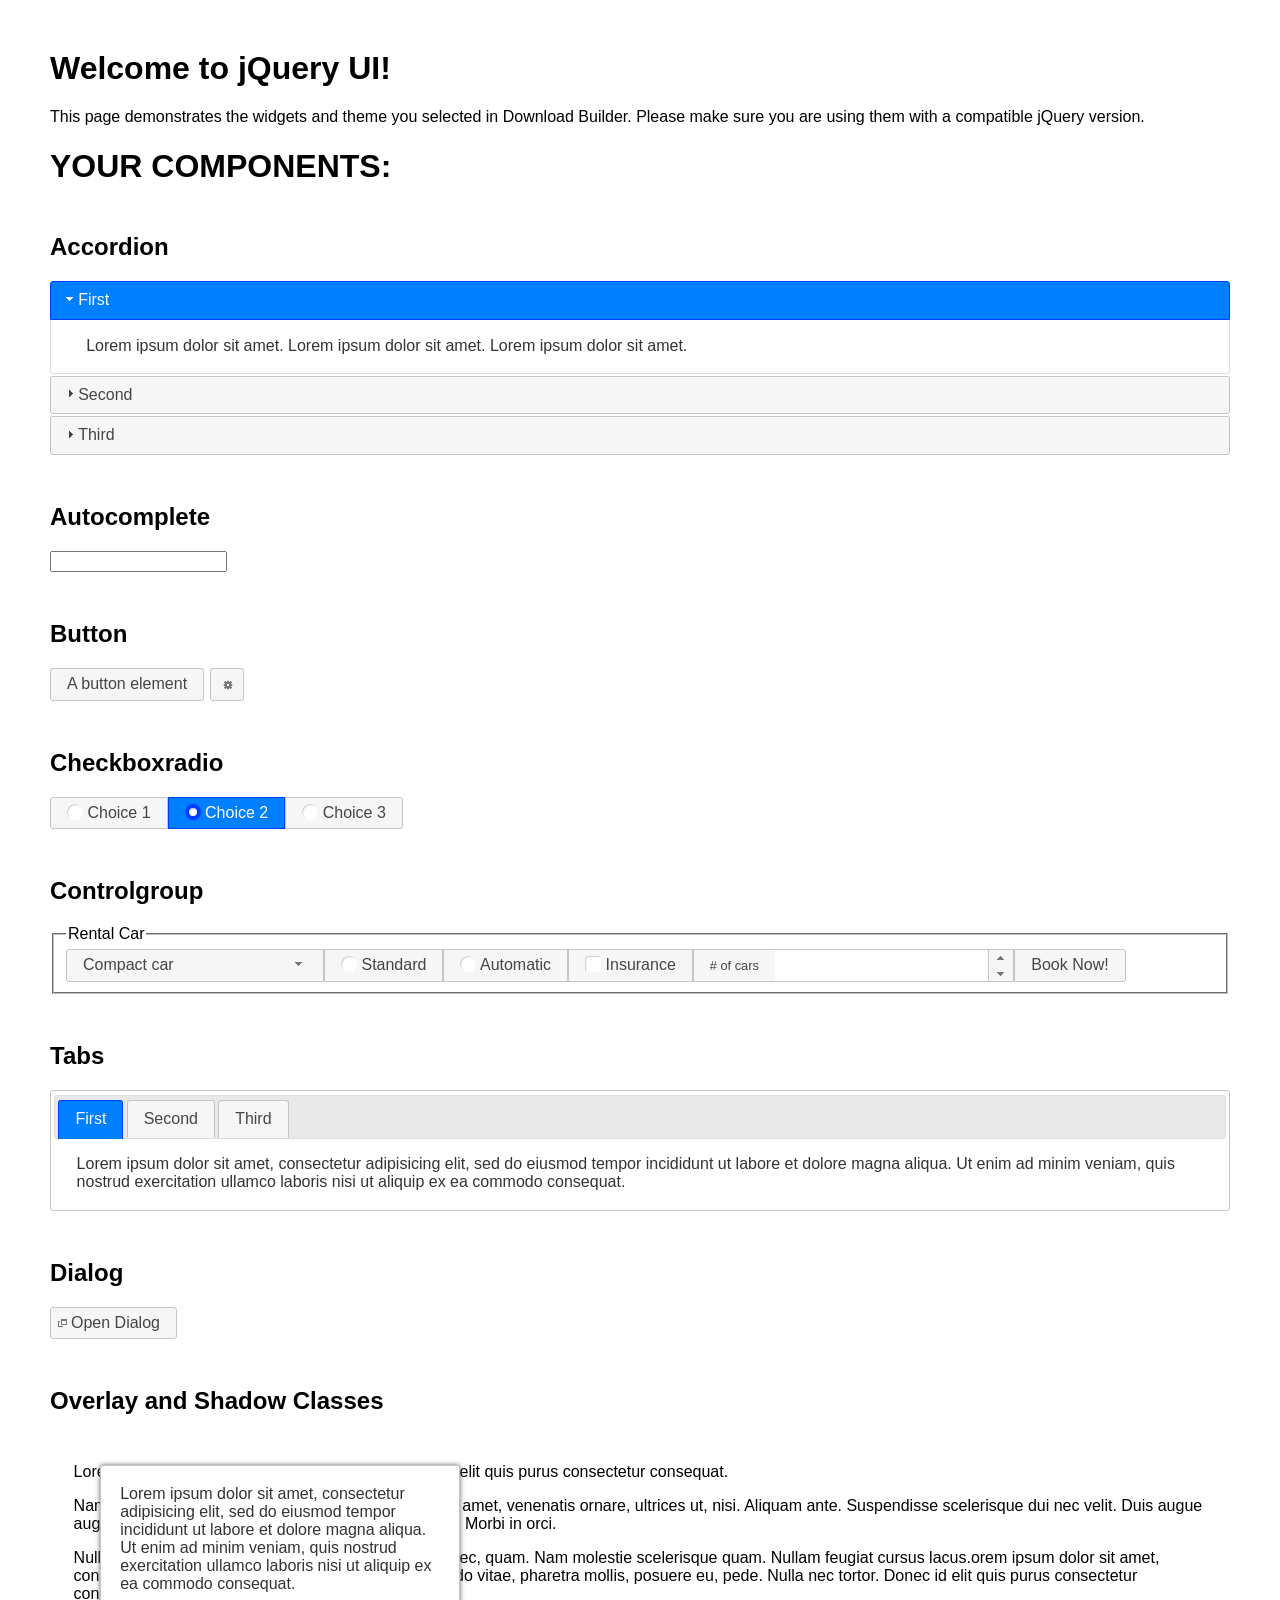
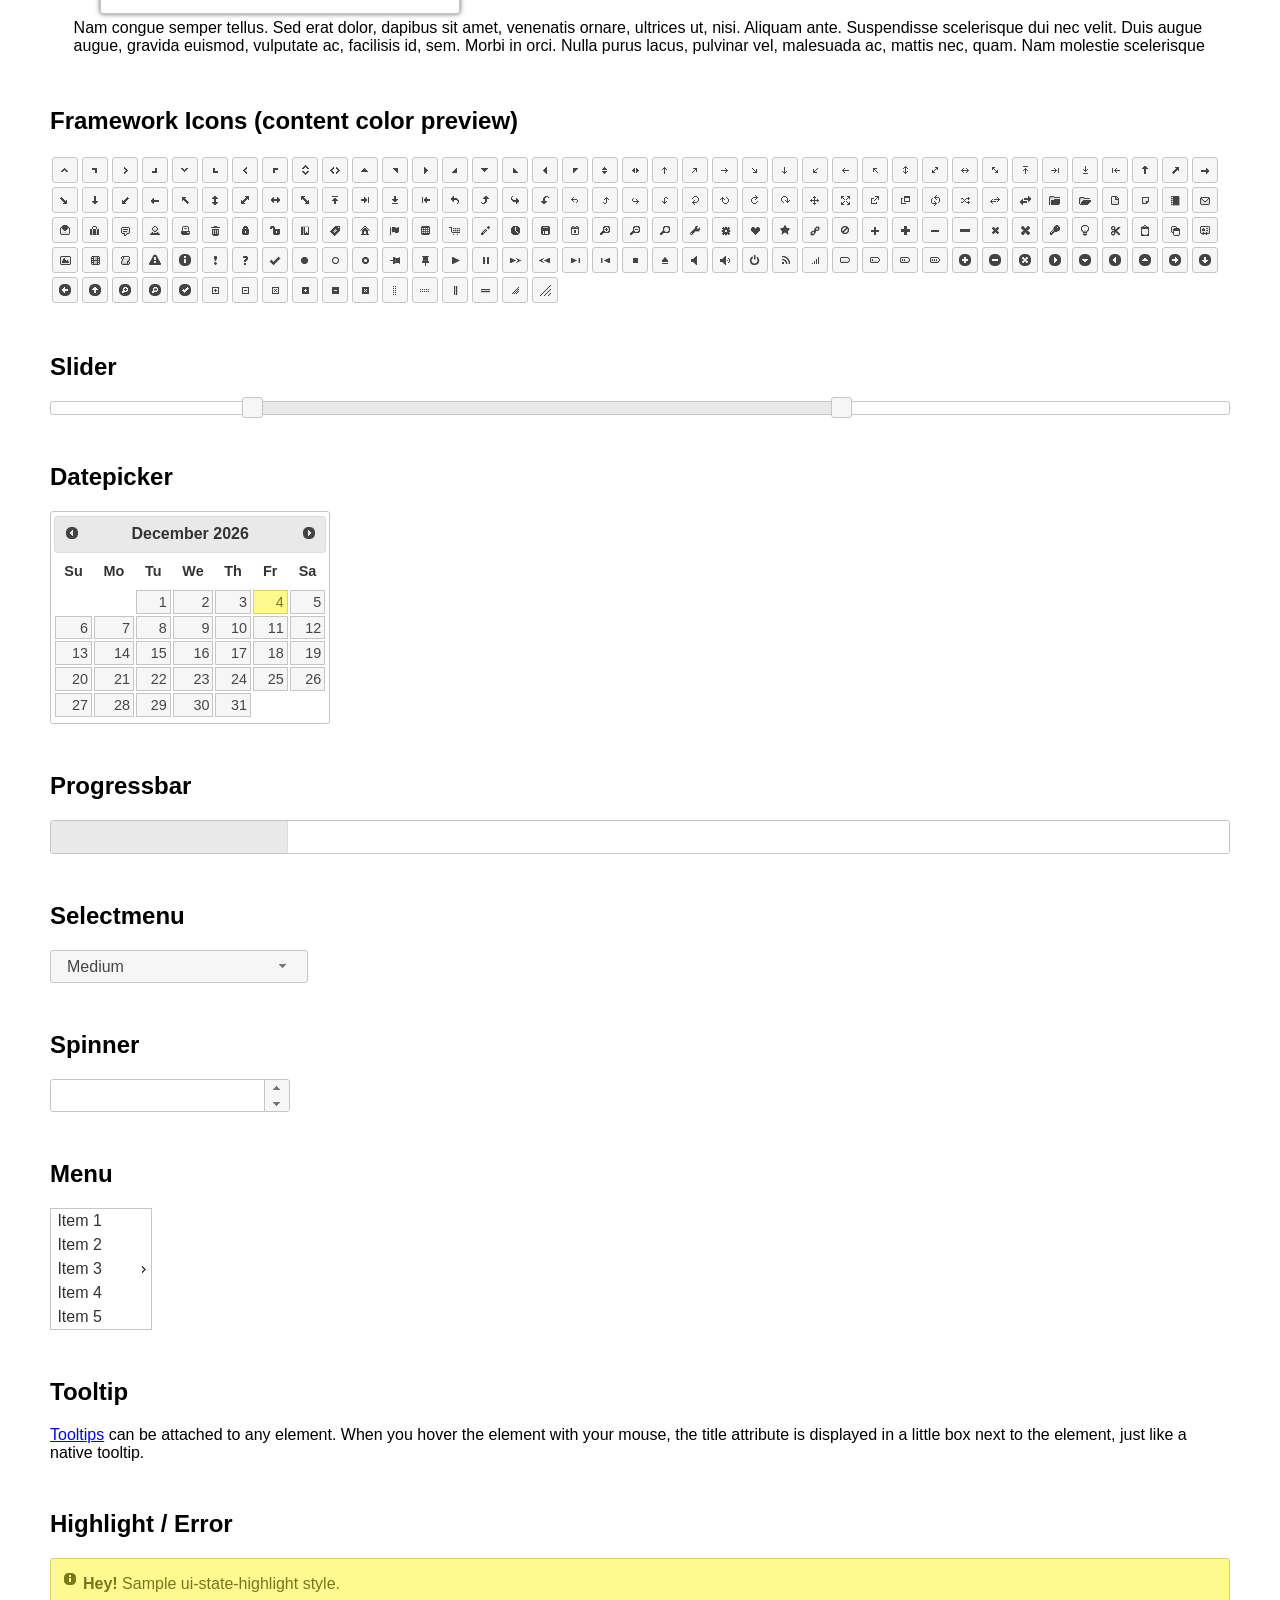
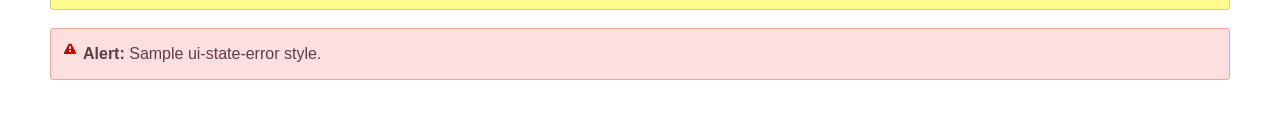
<file: vendor/jqueryui/index.html>
<!doctype html>
<html lang="us">
<head>
	<meta charset="utf-8">
	<title>jQuery UI Example Page</title>
	<link href="jquery-ui.css" rel="stylesheet">
	<style>
	body{
		font-family: "Trebuchet MS", sans-serif;
		margin: 50px;
	}
	.demoHeaders {
		margin-top: 2em;
	}
	#dialog-link {
		padding: .4em 1em .4em 20px;
		text-decoration: none;
		position: relative;
	}
	#dialog-link span.ui-icon {
		margin: 0 5px 0 0;
		position: absolute;
		left: .2em;
		top: 50%;
		margin-top: -8px;
	}
	#icons {
		margin: 0;
		padding: 0;
	}
	#icons li {
		margin: 2px;
		position: relative;
		padding: 4px 0;
		cursor: pointer;
		float: left;
		list-style: none;
	}
	#icons span.ui-icon {
		float: left;
		margin: 0 4px;
	}
	.fakewindowcontain .ui-widget-overlay {
		position: absolute;
	}
	select {
		width: 200px;
	}
	</style>
</head>
<body>

<h1>Welcome to jQuery UI!</h1>

<div class="ui-widget">
	<p>This page demonstrates the widgets and theme you selected in Download Builder. Please make sure you are using them with a compatible jQuery version.</p>
</div>

<h1>YOUR COMPONENTS:</h1>


<!-- Accordion -->
<h2 class="demoHeaders">Accordion</h2>
<div id="accordion">
	<h3>First</h3>
	<div>Lorem ipsum dolor sit amet. Lorem ipsum dolor sit amet. Lorem ipsum dolor sit amet.</div>
	<h3>Second</h3>
	<div>Phasellus mattis tincidunt nibh.</div>
	<h3>Third</h3>
	<div>Nam dui erat, auctor a, dignissim quis.</div>
</div>



<!-- Autocomplete -->
<h2 class="demoHeaders">Autocomplete</h2>
<div>
	<input id="autocomplete" title="type &quot;a&quot;">
</div>



<!-- Button -->
<h2 class="demoHeaders">Button</h2>
<button id="button">A button element</button>
<button id="button-icon">An icon-only button</button>



<!-- Checkboxradio -->
<h2 class="demoHeaders">Checkboxradio</h2>
<form style="margin-top: 1em;">
	<div id="radioset">
		<input type="radio" id="radio1" name="radio"><label for="radio1">Choice 1</label>
		<input type="radio" id="radio2" name="radio" checked="checked"><label for="radio2">Choice 2</label>
		<input type="radio" id="radio3" name="radio"><label for="radio3">Choice 3</label>
	</div>
</form>



<!-- Controlgroup -->
<h2 class="demoHeaders">Controlgroup</h2>
<fieldset>
	<legend>Rental Car</legend>
	<div id="controlgroup">
		<select id="car-type">
			<option>Compact car</option>
			<option>Midsize car</option>
			<option>Full size car</option>
			<option>SUV</option>
			<option>Luxury</option>
			<option>Truck</option>
			<option>Van</option>
		</select>
		<label for="transmission-standard">Standard</label>
		<input type="radio" name="transmission" id="transmission-standard">
		<label for="transmission-automatic">Automatic</label>
		<input type="radio" name="transmission" id="transmission-automatic">
		<label for="insurance">Insurance</label>
		<input type="checkbox" name="insurance" id="insurance">
		<label for="horizontal-spinner" class="ui-controlgroup-label"># of cars</label>
		<input id="horizontal-spinner" class="ui-spinner-input">
		<button>Book Now!</button>
	</div>
</fieldset>



<!-- Tabs -->
<h2 class="demoHeaders">Tabs</h2>
<div id="tabs">
	<ul>
		<li><a href="#tabs-1">First</a></li>
		<li><a href="#tabs-2">Second</a></li>
		<li><a href="#tabs-3">Third</a></li>
	</ul>
	<div id="tabs-1">Lorem ipsum dolor sit amet, consectetur adipisicing elit, sed do eiusmod tempor incididunt ut labore et dolore magna aliqua. Ut enim ad minim veniam, quis nostrud exercitation ullamco laboris nisi ut aliquip ex ea commodo consequat.</div>
	<div id="tabs-2">Phasellus mattis tincidunt nibh. Cras orci urna, blandit id, pretium vel, aliquet ornare, felis. Maecenas scelerisque sem non nisl. Fusce sed lorem in enim dictum bibendum.</div>
	<div id="tabs-3">Nam dui erat, auctor a, dignissim quis, sollicitudin eu, felis. Pellentesque nisi urna, interdum eget, sagittis et, consequat vestibulum, lacus. Mauris porttitor ullamcorper augue.</div>
</div>



<h2 class="demoHeaders">Dialog</h2>
<p>
	<button id="dialog-link" class="ui-button ui-corner-all ui-widget">
		<span class="ui-icon ui-icon-newwin"></span>Open Dialog
	</button>
</p>

<h2 class="demoHeaders">Overlay and Shadow Classes</h2>
<div style="position: relative; width: 96%; height: 200px; padding:1% 2%; overflow:hidden;" class="fakewindowcontain">
	<p>Lorem ipsum dolor sit amet,  Nulla nec tortor. Donec id elit quis purus consectetur consequat. </p><p>Nam congue semper tellus. Sed erat dolor, dapibus sit amet, venenatis ornare, ultrices ut, nisi. Aliquam ante. Suspendisse scelerisque dui nec velit. Duis augue augue, gravida euismod, vulputate ac, facilisis id, sem. Morbi in orci. </p><p>Nulla purus lacus, pulvinar vel, malesuada ac, mattis nec, quam. Nam molestie scelerisque quam. Nullam feugiat cursus lacus.orem ipsum dolor sit amet, consectetur adipiscing elit. Donec libero risus, commodo vitae, pharetra mollis, posuere eu, pede. Nulla nec tortor. Donec id elit quis purus consectetur consequat. </p><p>Nam congue semper tellus. Sed erat dolor, dapibus sit amet, venenatis ornare, ultrices ut, nisi. Aliquam ante. Suspendisse scelerisque dui nec velit. Duis augue augue, gravida euismod, vulputate ac, facilisis id, sem. Morbi in orci. Nulla purus lacus, pulvinar vel, malesuada ac, mattis nec, quam. Nam molestie scelerisque quam. </p><p>Nullam feugiat cursus lacus.orem ipsum dolor sit amet, consectetur adipiscing elit. Donec libero risus, commodo vitae, pharetra mollis, posuere eu, pede. Nulla nec tortor. Donec id elit quis purus consectetur consequat. Nam congue semper tellus. Sed erat dolor, dapibus sit amet, venenatis ornare, ultrices ut, nisi. Aliquam ante. </p><p>Suspendisse scelerisque dui nec velit. Duis augue augue, gravida euismod, vulputate ac, facilisis id, sem. Morbi in orci. Nulla purus lacus, pulvinar vel, malesuada ac, mattis nec, quam. Nam molestie scelerisque quam. Nullam feugiat cursus lacus.orem ipsum dolor sit amet, consectetur adipiscing elit. Donec libero risus, commodo vitae, pharetra mollis, posuere eu, pede. Nulla nec tortor. Donec id elit quis purus consectetur consequat. Nam congue semper tellus. Sed erat dolor, dapibus sit amet, venenatis ornare, ultrices ut, nisi. </p>

	<!-- ui-dialog -->
	<div class="ui-widget-overlay ui-front"></div>
	<div style="position: absolute; width: 320px; left: 50px; top: 30px; padding: 1.2em" class="ui-widget ui-front ui-widget-content ui-corner-all ui-widget-shadow">
		Lorem ipsum dolor sit amet, consectetur adipisicing elit, sed do eiusmod tempor incididunt ut labore et dolore magna aliqua. Ut enim ad minim veniam, quis nostrud exercitation ullamco laboris nisi ut aliquip ex ea commodo consequat.
	</div>

</div>

<!-- ui-dialog -->
<div id="dialog" title="Dialog Title">
	<p>Lorem ipsum dolor sit amet, consectetur adipisicing elit, sed do eiusmod tempor incididunt ut labore et dolore magna aliqua. Ut enim ad minim veniam, quis nostrud exercitation ullamco laboris nisi ut aliquip ex ea commodo consequat.</p>
</div>



<h2 class="demoHeaders">Framework Icons (content color preview)</h2>
<ul id="icons" class="ui-widget ui-helper-clearfix">
	<li class="ui-state-default ui-corner-all" title=".ui-icon-caret-1-n"><span class="ui-icon ui-icon-caret-1-n"></span></li>
	<li class="ui-state-default ui-corner-all" title=".ui-icon-caret-1-ne"><span class="ui-icon ui-icon-caret-1-ne"></span></li>
	<li class="ui-state-default ui-corner-all" title=".ui-icon-caret-1-e"><span class="ui-icon ui-icon-caret-1-e"></span></li>
	<li class="ui-state-default ui-corner-all" title=".ui-icon-caret-1-se"><span class="ui-icon ui-icon-caret-1-se"></span></li>
	<li class="ui-state-default ui-corner-all" title=".ui-icon-caret-1-s"><span class="ui-icon ui-icon-caret-1-s"></span></li>
	<li class="ui-state-default ui-corner-all" title=".ui-icon-caret-1-sw"><span class="ui-icon ui-icon-caret-1-sw"></span></li>
	<li class="ui-state-default ui-corner-all" title=".ui-icon-caret-1-w"><span class="ui-icon ui-icon-caret-1-w"></span></li>
	<li class="ui-state-default ui-corner-all" title=".ui-icon-caret-1-nw"><span class="ui-icon ui-icon-caret-1-nw"></span></li>
	<li class="ui-state-default ui-corner-all" title=".ui-icon-caret-2-n-s"><span class="ui-icon ui-icon-caret-2-n-s"></span></li>
	<li class="ui-state-default ui-corner-all" title=".ui-icon-caret-2-e-w"><span class="ui-icon ui-icon-caret-2-e-w"></span></li>
	<li class="ui-state-default ui-corner-all" title=".ui-icon-triangle-1-n"><span class="ui-icon ui-icon-triangle-1-n"></span></li>
	<li class="ui-state-default ui-corner-all" title=".ui-icon-triangle-1-ne"><span class="ui-icon ui-icon-triangle-1-ne"></span></li>
	<li class="ui-state-default ui-corner-all" title=".ui-icon-triangle-1-e"><span class="ui-icon ui-icon-triangle-1-e"></span></li>
	<li class="ui-state-default ui-corner-all" title=".ui-icon-triangle-1-se"><span class="ui-icon ui-icon-triangle-1-se"></span></li>
	<li class="ui-state-default ui-corner-all" title=".ui-icon-triangle-1-s"><span class="ui-icon ui-icon-triangle-1-s"></span></li>
	<li class="ui-state-default ui-corner-all" title=".ui-icon-triangle-1-sw"><span class="ui-icon ui-icon-triangle-1-sw"></span></li>
	<li class="ui-state-default ui-corner-all" title=".ui-icon-triangle-1-w"><span class="ui-icon ui-icon-triangle-1-w"></span></li>
	<li class="ui-state-default ui-corner-all" title=".ui-icon-triangle-1-nw"><span class="ui-icon ui-icon-triangle-1-nw"></span></li>
	<li class="ui-state-default ui-corner-all" title=".ui-icon-triangle-2-n-s"><span class="ui-icon ui-icon-triangle-2-n-s"></span></li>
	<li class="ui-state-default ui-corner-all" title=".ui-icon-triangle-2-e-w"><span class="ui-icon ui-icon-triangle-2-e-w"></span></li>
	<li class="ui-state-default ui-corner-all" title=".ui-icon-arrow-1-n"><span class="ui-icon ui-icon-arrow-1-n"></span></li>
	<li class="ui-state-default ui-corner-all" title=".ui-icon-arrow-1-ne"><span class="ui-icon ui-icon-arrow-1-ne"></span></li>
	<li class="ui-state-default ui-corner-all" title=".ui-icon-arrow-1-e"><span class="ui-icon ui-icon-arrow-1-e"></span></li>
	<li class="ui-state-default ui-corner-all" title=".ui-icon-arrow-1-se"><span class="ui-icon ui-icon-arrow-1-se"></span></li>
	<li class="ui-state-default ui-corner-all" title=".ui-icon-arrow-1-s"><span class="ui-icon ui-icon-arrow-1-s"></span></li>
	<li class="ui-state-default ui-corner-all" title=".ui-icon-arrow-1-sw"><span class="ui-icon ui-icon-arrow-1-sw"></span></li>
	<li class="ui-state-default ui-corner-all" title=".ui-icon-arrow-1-w"><span class="ui-icon ui-icon-arrow-1-w"></span></li>
	<li class="ui-state-default ui-corner-all" title=".ui-icon-arrow-1-nw"><span class="ui-icon ui-icon-arrow-1-nw"></span></li>
	<li class="ui-state-default ui-corner-all" title=".ui-icon-arrow-2-n-s"><span class="ui-icon ui-icon-arrow-2-n-s"></span></li>
	<li class="ui-state-default ui-corner-all" title=".ui-icon-arrow-2-ne-sw"><span class="ui-icon ui-icon-arrow-2-ne-sw"></span></li>
	<li class="ui-state-default ui-corner-all" title=".ui-icon-arrow-2-e-w"><span class="ui-icon ui-icon-arrow-2-e-w"></span></li>
	<li class="ui-state-default ui-corner-all" title=".ui-icon-arrow-2-se-nw"><span class="ui-icon ui-icon-arrow-2-se-nw"></span></li>
	<li class="ui-state-default ui-corner-all" title=".ui-icon-arrowstop-1-n"><span class="ui-icon ui-icon-arrowstop-1-n"></span></li>
	<li class="ui-state-default ui-corner-all" title=".ui-icon-arrowstop-1-e"><span class="ui-icon ui-icon-arrowstop-1-e"></span></li>
	<li class="ui-state-default ui-corner-all" title=".ui-icon-arrowstop-1-s"><span class="ui-icon ui-icon-arrowstop-1-s"></span></li>
	<li class="ui-state-default ui-corner-all" title=".ui-icon-arrowstop-1-w"><span class="ui-icon ui-icon-arrowstop-1-w"></span></li>
	<li class="ui-state-default ui-corner-all" title=".ui-icon-arrowthick-1-n"><span class="ui-icon ui-icon-arrowthick-1-n"></span></li>
	<li class="ui-state-default ui-corner-all" title=".ui-icon-arrowthick-1-ne"><span class="ui-icon ui-icon-arrowthick-1-ne"></span></li>
	<li class="ui-state-default ui-corner-all" title=".ui-icon-arrowthick-1-e"><span class="ui-icon ui-icon-arrowthick-1-e"></span></li>
	<li class="ui-state-default ui-corner-all" title=".ui-icon-arrowthick-1-se"><span class="ui-icon ui-icon-arrowthick-1-se"></span></li>
	<li class="ui-state-default ui-corner-all" title=".ui-icon-arrowthick-1-s"><span class="ui-icon ui-icon-arrowthick-1-s"></span></li>
	<li class="ui-state-default ui-corner-all" title=".ui-icon-arrowthick-1-sw"><span class="ui-icon ui-icon-arrowthick-1-sw"></span></li>
	<li class="ui-state-default ui-corner-all" title=".ui-icon-arrowthick-1-w"><span class="ui-icon ui-icon-arrowthick-1-w"></span></li>
	<li class="ui-state-default ui-corner-all" title=".ui-icon-arrowthick-1-nw"><span class="ui-icon ui-icon-arrowthick-1-nw"></span></li>
	<li class="ui-state-default ui-corner-all" title=".ui-icon-arrowthick-2-n-s"><span class="ui-icon ui-icon-arrowthick-2-n-s"></span></li>
	<li class="ui-state-default ui-corner-all" title=".ui-icon-arrowthick-2-ne-sw"><span class="ui-icon ui-icon-arrowthick-2-ne-sw"></span></li>
	<li class="ui-state-default ui-corner-all" title=".ui-icon-arrowthick-2-e-w"><span class="ui-icon ui-icon-arrowthick-2-e-w"></span></li>
	<li class="ui-state-default ui-corner-all" title=".ui-icon-arrowthick-2-se-nw"><span class="ui-icon ui-icon-arrowthick-2-se-nw"></span></li>
	<li class="ui-state-default ui-corner-all" title=".ui-icon-arrowthickstop-1-n"><span class="ui-icon ui-icon-arrowthickstop-1-n"></span></li>
	<li class="ui-state-default ui-corner-all" title=".ui-icon-arrowthickstop-1-e"><span class="ui-icon ui-icon-arrowthickstop-1-e"></span></li>
	<li class="ui-state-default ui-corner-all" title=".ui-icon-arrowthickstop-1-s"><span class="ui-icon ui-icon-arrowthickstop-1-s"></span></li>
	<li class="ui-state-default ui-corner-all" title=".ui-icon-arrowthickstop-1-w"><span class="ui-icon ui-icon-arrowthickstop-1-w"></span></li>
	<li class="ui-state-default ui-corner-all" title=".ui-icon-arrowreturnthick-1-w"><span class="ui-icon ui-icon-arrowreturnthick-1-w"></span></li>
	<li class="ui-state-default ui-corner-all" title=".ui-icon-arrowreturnthick-1-n"><span class="ui-icon ui-icon-arrowreturnthick-1-n"></span></li>
	<li class="ui-state-default ui-corner-all" title=".ui-icon-arrowreturnthick-1-e"><span class="ui-icon ui-icon-arrowreturnthick-1-e"></span></li>
	<li class="ui-state-default ui-corner-all" title=".ui-icon-arrowreturnthick-1-s"><span class="ui-icon ui-icon-arrowreturnthick-1-s"></span></li>
	<li class="ui-state-default ui-corner-all" title=".ui-icon-arrowreturn-1-w"><span class="ui-icon ui-icon-arrowreturn-1-w"></span></li>
	<li class="ui-state-default ui-corner-all" title=".ui-icon-arrowreturn-1-n"><span class="ui-icon ui-icon-arrowreturn-1-n"></span></li>
	<li class="ui-state-default ui-corner-all" title=".ui-icon-arrowreturn-1-e"><span class="ui-icon ui-icon-arrowreturn-1-e"></span></li>
	<li class="ui-state-default ui-corner-all" title=".ui-icon-arrowreturn-1-s"><span class="ui-icon ui-icon-arrowreturn-1-s"></span></li>
	<li class="ui-state-default ui-corner-all" title=".ui-icon-arrowrefresh-1-w"><span class="ui-icon ui-icon-arrowrefresh-1-w"></span></li>
	<li class="ui-state-default ui-corner-all" title=".ui-icon-arrowrefresh-1-n"><span class="ui-icon ui-icon-arrowrefresh-1-n"></span></li>
	<li class="ui-state-default ui-corner-all" title=".ui-icon-arrowrefresh-1-e"><span class="ui-icon ui-icon-arrowrefresh-1-e"></span></li>
	<li class="ui-state-default ui-corner-all" title=".ui-icon-arrowrefresh-1-s"><span class="ui-icon ui-icon-arrowrefresh-1-s"></span></li>
	<li class="ui-state-default ui-corner-all" title=".ui-icon-arrow-4"><span class="ui-icon ui-icon-arrow-4"></span></li>
	<li class="ui-state-default ui-corner-all" title=".ui-icon-arrow-4-diag"><span class="ui-icon ui-icon-arrow-4-diag"></span></li>
	<li class="ui-state-default ui-corner-all" title=".ui-icon-extlink"><span class="ui-icon ui-icon-extlink"></span></li>
	<li class="ui-state-default ui-corner-all" title=".ui-icon-newwin"><span class="ui-icon ui-icon-newwin"></span></li>
	<li class="ui-state-default ui-corner-all" title=".ui-icon-refresh"><span class="ui-icon ui-icon-refresh"></span></li>
	<li class="ui-state-default ui-corner-all" title=".ui-icon-shuffle"><span class="ui-icon ui-icon-shuffle"></span></li>
	<li class="ui-state-default ui-corner-all" title=".ui-icon-transfer-e-w"><span class="ui-icon ui-icon-transfer-e-w"></span></li>
	<li class="ui-state-default ui-corner-all" title=".ui-icon-transferthick-e-w"><span class="ui-icon ui-icon-transferthick-e-w"></span></li>
	<li class="ui-state-default ui-corner-all" title=".ui-icon-folder-collapsed"><span class="ui-icon ui-icon-folder-collapsed"></span></li>
	<li class="ui-state-default ui-corner-all" title=".ui-icon-folder-open"><span class="ui-icon ui-icon-folder-open"></span></li>
	<li class="ui-state-default ui-corner-all" title=".ui-icon-document"><span class="ui-icon ui-icon-document"></span></li>
	<li class="ui-state-default ui-corner-all" title=".ui-icon-document-b"><span class="ui-icon ui-icon-document-b"></span></li>
	<li class="ui-state-default ui-corner-all" title=".ui-icon-note"><span class="ui-icon ui-icon-note"></span></li>
	<li class="ui-state-default ui-corner-all" title=".ui-icon-mail-closed"><span class="ui-icon ui-icon-mail-closed"></span></li>
	<li class="ui-state-default ui-corner-all" title=".ui-icon-mail-open"><span class="ui-icon ui-icon-mail-open"></span></li>
	<li class="ui-state-default ui-corner-all" title=".ui-icon-suitcase"><span class="ui-icon ui-icon-suitcase"></span></li>
	<li class="ui-state-default ui-corner-all" title=".ui-icon-comment"><span class="ui-icon ui-icon-comment"></span></li>
	<li class="ui-state-default ui-corner-all" title=".ui-icon-person"><span class="ui-icon ui-icon-person"></span></li>
	<li class="ui-state-default ui-corner-all" title=".ui-icon-print"><span class="ui-icon ui-icon-print"></span></li>
	<li class="ui-state-default ui-corner-all" title=".ui-icon-trash"><span class="ui-icon ui-icon-trash"></span></li>
	<li class="ui-state-default ui-corner-all" title=".ui-icon-locked"><span class="ui-icon ui-icon-locked"></span></li>
	<li class="ui-state-default ui-corner-all" title=".ui-icon-unlocked"><span class="ui-icon ui-icon-unlocked"></span></li>
	<li class="ui-state-default ui-corner-all" title=".ui-icon-bookmark"><span class="ui-icon ui-icon-bookmark"></span></li>
	<li class="ui-state-default ui-corner-all" title=".ui-icon-tag"><span class="ui-icon ui-icon-tag"></span></li>
	<li class="ui-state-default ui-corner-all" title=".ui-icon-home"><span class="ui-icon ui-icon-home"></span></li>
	<li class="ui-state-default ui-corner-all" title=".ui-icon-flag"><span class="ui-icon ui-icon-flag"></span></li>
	<li class="ui-state-default ui-corner-all" title=".ui-icon-calculator"><span class="ui-icon ui-icon-calculator"></span></li>
	<li class="ui-state-default ui-corner-all" title=".ui-icon-cart"><span class="ui-icon ui-icon-cart"></span></li>
	<li class="ui-state-default ui-corner-all" title=".ui-icon-pencil"><span class="ui-icon ui-icon-pencil"></span></li>
	<li class="ui-state-default ui-corner-all" title=".ui-icon-clock"><span class="ui-icon ui-icon-clock"></span></li>
	<li class="ui-state-default ui-corner-all" title=".ui-icon-disk"><span class="ui-icon ui-icon-disk"></span></li>
	<li class="ui-state-default ui-corner-all" title=".ui-icon-calendar"><span class="ui-icon ui-icon-calendar"></span></li>
	<li class="ui-state-default ui-corner-all" title=".ui-icon-zoomin"><span class="ui-icon ui-icon-zoomin"></span></li>
	<li class="ui-state-default ui-corner-all" title=".ui-icon-zoomout"><span class="ui-icon ui-icon-zoomout"></span></li>
	<li class="ui-state-default ui-corner-all" title=".ui-icon-search"><span class="ui-icon ui-icon-search"></span></li>
	<li class="ui-state-default ui-corner-all" title=".ui-icon-wrench"><span class="ui-icon ui-icon-wrench"></span></li>
	<li class="ui-state-default ui-corner-all" title=".ui-icon-gear"><span class="ui-icon ui-icon-gear"></span></li>
	<li class="ui-state-default ui-corner-all" title=".ui-icon-heart"><span class="ui-icon ui-icon-heart"></span></li>
	<li class="ui-state-default ui-corner-all" title=".ui-icon-star"><span class="ui-icon ui-icon-star"></span></li>
	<li class="ui-state-default ui-corner-all" title=".ui-icon-link"><span class="ui-icon ui-icon-link"></span></li>
	<li class="ui-state-default ui-corner-all" title=".ui-icon-cancel"><span class="ui-icon ui-icon-cancel"></span></li>
	<li class="ui-state-default ui-corner-all" title=".ui-icon-plus"><span class="ui-icon ui-icon-plus"></span></li>
	<li class="ui-state-default ui-corner-all" title=".ui-icon-plusthick"><span class="ui-icon ui-icon-plusthick"></span></li>
	<li class="ui-state-default ui-corner-all" title=".ui-icon-minus"><span class="ui-icon ui-icon-minus"></span></li>
	<li class="ui-state-default ui-corner-all" title=".ui-icon-minusthick"><span class="ui-icon ui-icon-minusthick"></span></li>
	<li class="ui-state-default ui-corner-all" title=".ui-icon-close"><span class="ui-icon ui-icon-close"></span></li>
	<li class="ui-state-default ui-corner-all" title=".ui-icon-closethick"><span class="ui-icon ui-icon-closethick"></span></li>
	<li class="ui-state-default ui-corner-all" title=".ui-icon-key"><span class="ui-icon ui-icon-key"></span></li>
	<li class="ui-state-default ui-corner-all" title=".ui-icon-lightbulb"><span class="ui-icon ui-icon-lightbulb"></span></li>
	<li class="ui-state-default ui-corner-all" title=".ui-icon-scissors"><span class="ui-icon ui-icon-scissors"></span></li>
	<li class="ui-state-default ui-corner-all" title=".ui-icon-clipboard"><span class="ui-icon ui-icon-clipboard"></span></li>
	<li class="ui-state-default ui-corner-all" title=".ui-icon-copy"><span class="ui-icon ui-icon-copy"></span></li>
	<li class="ui-state-default ui-corner-all" title=".ui-icon-contact"><span class="ui-icon ui-icon-contact"></span></li>
	<li class="ui-state-default ui-corner-all" title=".ui-icon-image"><span class="ui-icon ui-icon-image"></span></li>
	<li class="ui-state-default ui-corner-all" title=".ui-icon-video"><span class="ui-icon ui-icon-video"></span></li>
	<li class="ui-state-default ui-corner-all" title=".ui-icon-script"><span class="ui-icon ui-icon-script"></span></li>
	<li class="ui-state-default ui-corner-all" title=".ui-icon-alert"><span class="ui-icon ui-icon-alert"></span></li>
	<li class="ui-state-default ui-corner-all" title=".ui-icon-info"><span class="ui-icon ui-icon-info"></span></li>
	<li class="ui-state-default ui-corner-all" title=".ui-icon-notice"><span class="ui-icon ui-icon-notice"></span></li>
	<li class="ui-state-default ui-corner-all" title=".ui-icon-help"><span class="ui-icon ui-icon-help"></span></li>
	<li class="ui-state-default ui-corner-all" title=".ui-icon-check"><span class="ui-icon ui-icon-check"></span></li>
	<li class="ui-state-default ui-corner-all" title=".ui-icon-bullet"><span class="ui-icon ui-icon-bullet"></span></li>
	<li class="ui-state-default ui-corner-all" title=".ui-icon-radio-off"><span class="ui-icon ui-icon-radio-off"></span></li>
	<li class="ui-state-default ui-corner-all" title=".ui-icon-radio-on"><span class="ui-icon ui-icon-radio-on"></span></li>
	<li class="ui-state-default ui-corner-all" title=".ui-icon-pin-w"><span class="ui-icon ui-icon-pin-w"></span></li>
	<li class="ui-state-default ui-corner-all" title=".ui-icon-pin-s"><span class="ui-icon ui-icon-pin-s"></span></li>
	<li class="ui-state-default ui-corner-all" title=".ui-icon-play"><span class="ui-icon ui-icon-play"></span></li>
	<li class="ui-state-default ui-corner-all" title=".ui-icon-pause"><span class="ui-icon ui-icon-pause"></span></li>
	<li class="ui-state-default ui-corner-all" title=".ui-icon-seek-next"><span class="ui-icon ui-icon-seek-next"></span></li>
	<li class="ui-state-default ui-corner-all" title=".ui-icon-seek-prev"><span class="ui-icon ui-icon-seek-prev"></span></li>
	<li class="ui-state-default ui-corner-all" title=".ui-icon-seek-end"><span class="ui-icon ui-icon-seek-end"></span></li>
	<li class="ui-state-default ui-corner-all" title=".ui-icon-seek-first"><span class="ui-icon ui-icon-seek-first"></span></li>
	<li class="ui-state-default ui-corner-all" title=".ui-icon-stop"><span class="ui-icon ui-icon-stop"></span></li>
	<li class="ui-state-default ui-corner-all" title=".ui-icon-eject"><span class="ui-icon ui-icon-eject"></span></li>
	<li class="ui-state-default ui-corner-all" title=".ui-icon-volume-off"><span class="ui-icon ui-icon-volume-off"></span></li>
	<li class="ui-state-default ui-corner-all" title=".ui-icon-volume-on"><span class="ui-icon ui-icon-volume-on"></span></li>
	<li class="ui-state-default ui-corner-all" title=".ui-icon-power"><span class="ui-icon ui-icon-power"></span></li>
	<li class="ui-state-default ui-corner-all" title=".ui-icon-signal-diag"><span class="ui-icon ui-icon-signal-diag"></span></li>
	<li class="ui-state-default ui-corner-all" title=".ui-icon-signal"><span class="ui-icon ui-icon-signal"></span></li>
	<li class="ui-state-default ui-corner-all" title=".ui-icon-battery-0"><span class="ui-icon ui-icon-battery-0"></span></li>
	<li class="ui-state-default ui-corner-all" title=".ui-icon-battery-1"><span class="ui-icon ui-icon-battery-1"></span></li>
	<li class="ui-state-default ui-corner-all" title=".ui-icon-battery-2"><span class="ui-icon ui-icon-battery-2"></span></li>
	<li class="ui-state-default ui-corner-all" title=".ui-icon-battery-3"><span class="ui-icon ui-icon-battery-3"></span></li>
	<li class="ui-state-default ui-corner-all" title=".ui-icon-circle-plus"><span class="ui-icon ui-icon-circle-plus"></span></li>
	<li class="ui-state-default ui-corner-all" title=".ui-icon-circle-minus"><span class="ui-icon ui-icon-circle-minus"></span></li>
	<li class="ui-state-default ui-corner-all" title=".ui-icon-circle-close"><span class="ui-icon ui-icon-circle-close"></span></li>
	<li class="ui-state-default ui-corner-all" title=".ui-icon-circle-triangle-e"><span class="ui-icon ui-icon-circle-triangle-e"></span></li>
	<li class="ui-state-default ui-corner-all" title=".ui-icon-circle-triangle-s"><span class="ui-icon ui-icon-circle-triangle-s"></span></li>
	<li class="ui-state-default ui-corner-all" title=".ui-icon-circle-triangle-w"><span class="ui-icon ui-icon-circle-triangle-w"></span></li>
	<li class="ui-state-default ui-corner-all" title=".ui-icon-circle-triangle-n"><span class="ui-icon ui-icon-circle-triangle-n"></span></li>
	<li class="ui-state-default ui-corner-all" title=".ui-icon-circle-arrow-e"><span class="ui-icon ui-icon-circle-arrow-e"></span></li>
	<li class="ui-state-default ui-corner-all" title=".ui-icon-circle-arrow-s"><span class="ui-icon ui-icon-circle-arrow-s"></span></li>
	<li class="ui-state-default ui-corner-all" title=".ui-icon-circle-arrow-w"><span class="ui-icon ui-icon-circle-arrow-w"></span></li>
	<li class="ui-state-default ui-corner-all" title=".ui-icon-circle-arrow-n"><span class="ui-icon ui-icon-circle-arrow-n"></span></li>
	<li class="ui-state-default ui-corner-all" title=".ui-icon-circle-zoomin"><span class="ui-icon ui-icon-circle-zoomin"></span></li>
	<li class="ui-state-default ui-corner-all" title=".ui-icon-circle-zoomout"><span class="ui-icon ui-icon-circle-zoomout"></span></li>
	<li class="ui-state-default ui-corner-all" title=".ui-icon-circle-check"><span class="ui-icon ui-icon-circle-check"></span></li>
	<li class="ui-state-default ui-corner-all" title=".ui-icon-circlesmall-plus"><span class="ui-icon ui-icon-circlesmall-plus"></span></li>
	<li class="ui-state-default ui-corner-all" title=".ui-icon-circlesmall-minus"><span class="ui-icon ui-icon-circlesmall-minus"></span></li>
	<li class="ui-state-default ui-corner-all" title=".ui-icon-circlesmall-close"><span class="ui-icon ui-icon-circlesmall-close"></span></li>
	<li class="ui-state-default ui-corner-all" title=".ui-icon-squaresmall-plus"><span class="ui-icon ui-icon-squaresmall-plus"></span></li>
	<li class="ui-state-default ui-corner-all" title=".ui-icon-squaresmall-minus"><span class="ui-icon ui-icon-squaresmall-minus"></span></li>
	<li class="ui-state-default ui-corner-all" title=".ui-icon-squaresmall-close"><span class="ui-icon ui-icon-squaresmall-close"></span></li>
	<li class="ui-state-default ui-corner-all" title=".ui-icon-grip-dotted-vertical"><span class="ui-icon ui-icon-grip-dotted-vertical"></span></li>
	<li class="ui-state-default ui-corner-all" title=".ui-icon-grip-dotted-horizontal"><span class="ui-icon ui-icon-grip-dotted-horizontal"></span></li>
	<li class="ui-state-default ui-corner-all" title=".ui-icon-grip-solid-vertical"><span class="ui-icon ui-icon-grip-solid-vertical"></span></li>
	<li class="ui-state-default ui-corner-all" title=".ui-icon-grip-solid-horizontal"><span class="ui-icon ui-icon-grip-solid-horizontal"></span></li>
	<li class="ui-state-default ui-corner-all" title=".ui-icon-gripsmall-diagonal-se"><span class="ui-icon ui-icon-gripsmall-diagonal-se"></span></li>
	<li class="ui-state-default ui-corner-all" title=".ui-icon-grip-diagonal-se"><span class="ui-icon ui-icon-grip-diagonal-se"></span></li>
</ul>


<!-- Slider -->
<h2 class="demoHeaders">Slider</h2>
<div id="slider"></div>



<!-- Datepicker -->
<h2 class="demoHeaders">Datepicker</h2>
<div id="datepicker"></div>



<!-- Progressbar -->
<h2 class="demoHeaders">Progressbar</h2>
<div id="progressbar"></div>



<!-- Progressbar -->
<h2 class="demoHeaders">Selectmenu</h2>
<select id="selectmenu">
	<option>Slower</option>
	<option>Slow</option>
	<option selected="selected">Medium</option>
	<option>Fast</option>
	<option>Faster</option>
</select>



<!-- Spinner -->
<h2 class="demoHeaders">Spinner</h2>
<input id="spinner">



<!-- Menu -->
<h2 class="demoHeaders">Menu</h2>
<ul style="width:100px;" id="menu">
	<li><div>Item 1</div></li>
	<li><div>Item 2</div></li>
	<li><div>Item 3</div>
		<ul>
			<li><div>Item 3-1</div></li>
			<li><div>Item 3-2</div></li>
			<li><div>Item 3-3</div></li>
			<li><div>Item 3-4</div></li>
			<li><div>Item 3-5</div></li>
		</ul>
	</li>
	<li><div>Item 4</div></li>
	<li><div>Item 5</div></li>
</ul>



<!-- Tooltip -->
<h2 class="demoHeaders">Tooltip</h2>
<p id="tooltip">
	<a href="#" title="That&apos;s what this widget is">Tooltips</a> can be attached to any element. When you hover
the element with your mouse, the title attribute is displayed in a little box next to the element, just like a native tooltip.
</p>


<!-- Highlight / Error -->
<h2 class="demoHeaders">Highlight / Error</h2>
<div class="ui-widget">
	<div class="ui-state-highlight ui-corner-all" style="margin-top: 20px; padding: 0 .7em;">
		<p><span class="ui-icon ui-icon-info" style="float: left; margin-right: .3em;"></span>
		<strong>Hey!</strong> Sample ui-state-highlight style.</p>
	</div>
</div>
<br>
<div class="ui-widget">
	<div class="ui-state-error ui-corner-all" style="padding: 0 .7em;">
		<p><span class="ui-icon ui-icon-alert" style="float: left; margin-right: .3em;"></span>
		<strong>Alert:</strong> Sample ui-state-error style.</p>
	</div>
</div>

<script src="external/jquery/jquery.js"></script>
<script src="jquery-ui.js"></script>
<script>

$( "#accordion" ).accordion();



var availableTags = [
	"ActionScript",
	"AppleScript",
	"Asp",
	"BASIC",
	"C",
	"C++",
	"Clojure",
	"COBOL",
	"ColdFusion",
	"Erlang",
	"Fortran",
	"Groovy",
	"Haskell",
	"Java",
	"JavaScript",
	"Lisp",
	"Perl",
	"PHP",
	"Python",
	"Ruby",
	"Scala",
	"Scheme"
];
$( "#autocomplete" ).autocomplete({
	source: availableTags
});



$( "#button" ).button();
$( "#button-icon" ).button({
	icon: "ui-icon-gear",
	showLabel: false
});



$( "#radioset" ).buttonset();



$( "#controlgroup" ).controlgroup();



$( "#tabs" ).tabs();



$( "#dialog" ).dialog({
	autoOpen: false,
	width: 400,
	buttons: [
		{
			text: "Ok",
			click: function() {
				$( this ).dialog( "close" );
			}
		},
		{
			text: "Cancel",
			click: function() {
				$( this ).dialog( "close" );
			}
		}
	]
});

// Link to open the dialog
$( "#dialog-link" ).click(function( event ) {
	$( "#dialog" ).dialog( "open" );
	event.preventDefault();
});



$( "#datepicker" ).datepicker({
	inline: true
});



$( "#slider" ).slider({
	range: true,
	values: [ 17, 67 ]
});



$( "#progressbar" ).progressbar({
	value: 20
});



$( "#spinner" ).spinner();



$( "#menu" ).menu();



$( "#tooltip" ).tooltip();



$( "#selectmenu" ).selectmenu();


// Hover states on the static widgets
$( "#dialog-link, #icons li" ).hover(
	function() {
		$( this ).addClass( "ui-state-hover" );
	},
	function() {
		$( this ).removeClass( "ui-state-hover" );
	}
);
</script>
</body>
</html>
</file>
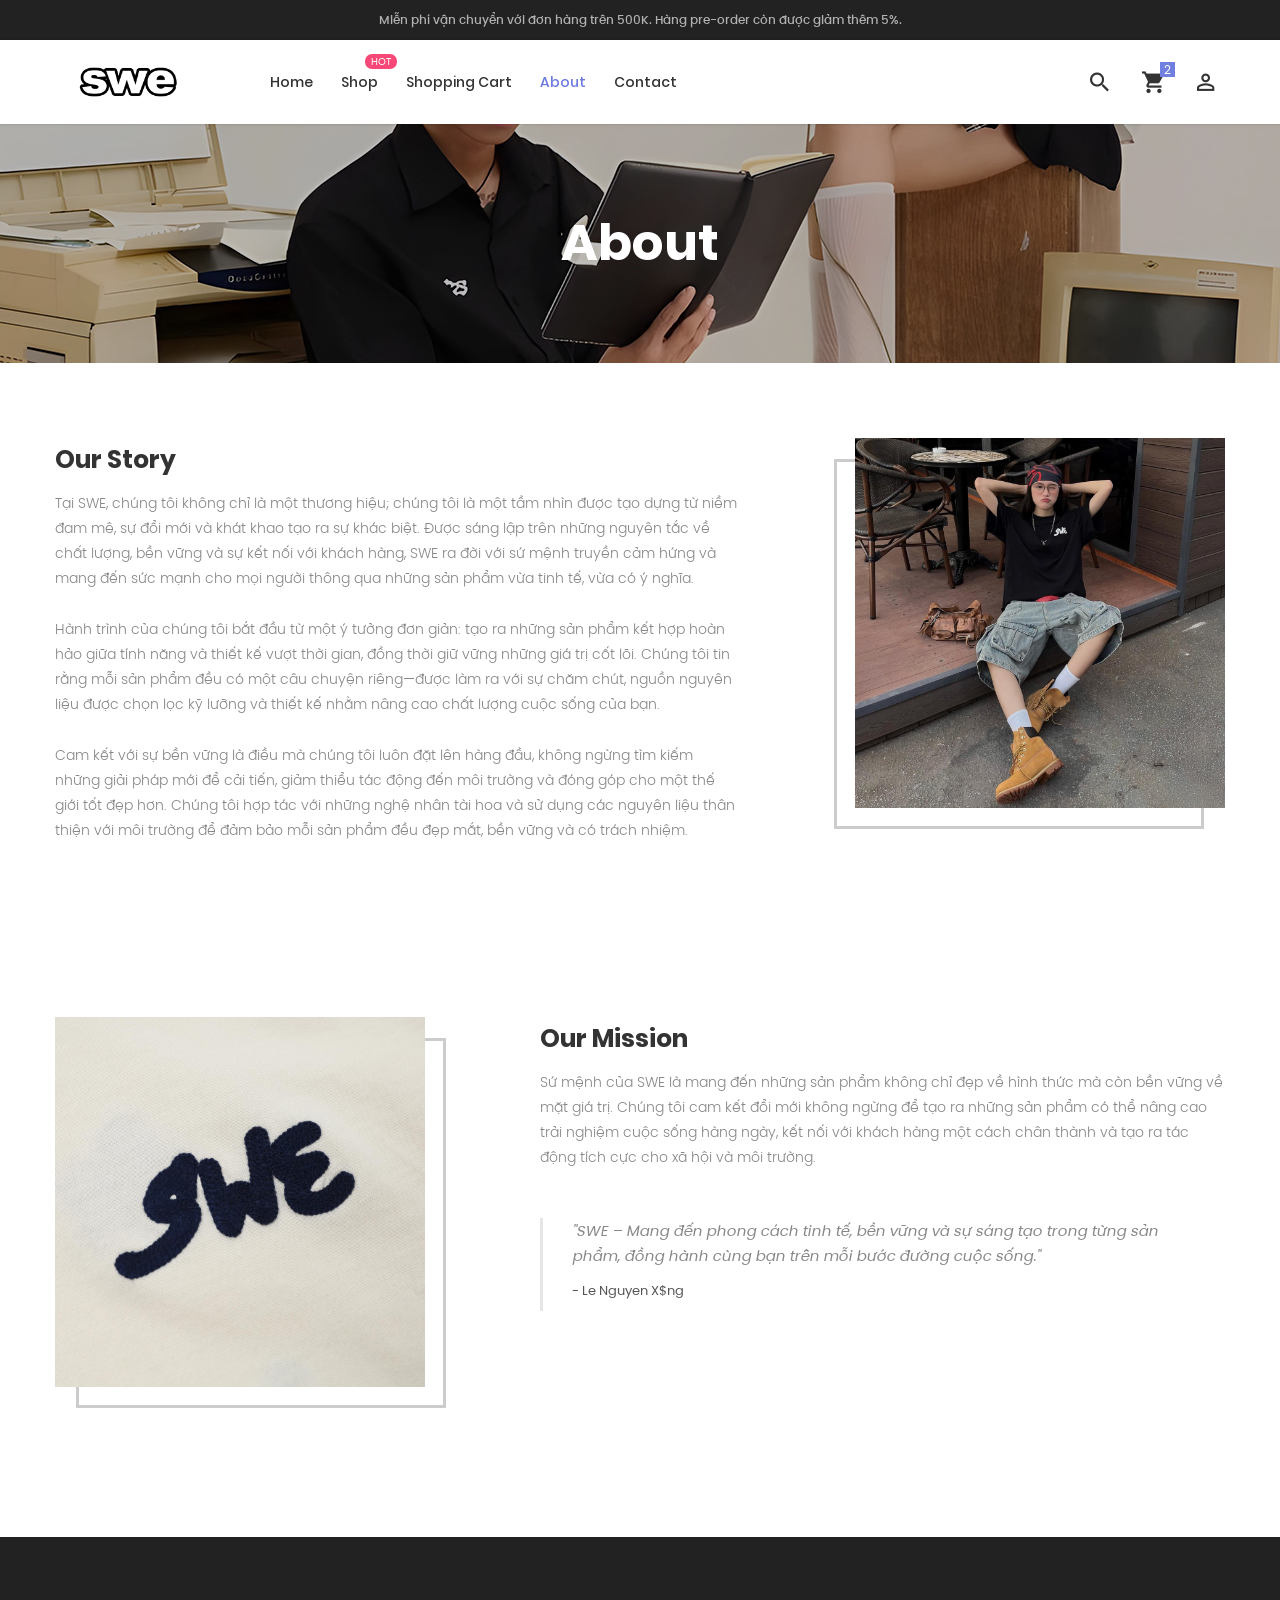
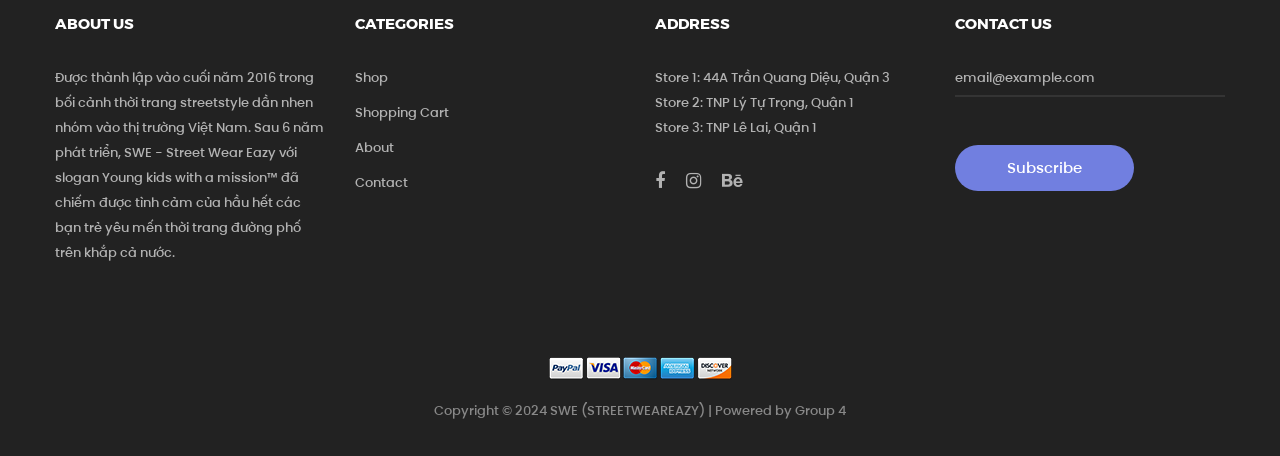
<file: about.html>
<!DOCTYPE html>
<html lang="en">
<head>
	<title>About</title>
	<meta charset="UTF-8">
	<meta name="viewport" content="width=device-width, initial-scale=1">
<!--===============================================================================================-->	
	<link rel="icon" type="image/png" href="images/icons/favicon.png"/>
<!--===============================================================================================-->
	<link rel="stylesheet" type="text/css" href="vendor/bootstrap/css/bootstrap.min.css">
<!--===============================================================================================-->
	<link rel="stylesheet" type="text/css" href="fonts/font-awesome-4.7.0/css/font-awesome.min.css">
<!--===============================================================================================-->
	<link rel="stylesheet" type="text/css" href="fonts/iconic/css/material-design-iconic-font.min.css">
<!--===============================================================================================-->
	<link rel="stylesheet" type="text/css" href="fonts/linearicons-v1.0.0/icon-font.min.css">
<!--===============================================================================================-->
	<link rel="stylesheet" type="text/css" href="vendor/animate/animate.css">
<!--===============================================================================================-->	
	<link rel="stylesheet" type="text/css" href="vendor/css-hamburgers/hamburgers.min.css">
<!--===============================================================================================-->
	<link rel="stylesheet" type="text/css" href="vendor/animsition/css/animsition.min.css">
<!--===============================================================================================-->
	<link rel="stylesheet" type="text/css" href="vendor/select2/select2.min.css">
<!--===============================================================================================-->
	<link rel="stylesheet" type="text/css" href="vendor/perfect-scrollbar/perfect-scrollbar.css">
<!--===============================================================================================-->
	<link rel="stylesheet" type="text/css" href="css/util.css">
	<link rel="stylesheet" type="text/css" href="css/main.css">
<!--===============================================================================================-->
<link rel="stylesheet" href="css/product.css">

</head>
<body class="animsition">
	
	<!-- Header -->
	<header class="header-v4">
		<!-- Header desktop -->
		<div class="container-menu-desktop">
			<!-- Topbar -->
			<div class="top-bar">
				<div class="content-topbar flex-sb-m h-full container">
					<div class="left-top-bar">
						Miễn phí vận chuyển với đơn hàng trên 500K. Hàng pre-order còn được giảm thêm 5%.
					</div>
				</div>
			</div>

			<div class="wrap-menu-desktop how-shadow1">
				<nav class="limiter-menu-desktop container">
					
					<!-- Logo desktop -->		
					<a href="/home.html" class="logo">
						<img src="images/icons/logo-01.png" alt="IMG-LOGO">
					</a>

					<!-- Menu desktop -->
					<div class="menu-desktop">
						<ul class="main-menu">
							<li>
								<a href="home.html">Home</a>
							</li>

							<li class="label1" data-label1="hot">
								<a href="product.html">Shop</a>
							</li>

							<li>
								<a href="shoping-cart.html">Shopping Cart</a>
							</li>
							<li class="active-menu">
								<a href="about.html">About</a>
							</li>

							<li>
								<a href="contact.html">Contact</a>
							</li>
						</ul>
					</div>	

					<!-- Icon header -->
					<div class="wrap-icon-header flex-w flex-r-m">
						<div class="icon-header-item cl2 hov-cl1 trans-04 p-l-22 p-r-11 js-show-modal-search">
							<i class="zmdi zmdi-search"></i>
						</div>

						<div class="icon-header-item cl2 hov-cl1 trans-04 p-l-22 p-r-11 icon-header-noti js-show-cart" data-notify="2">
							<i class="zmdi zmdi-shopping-cart"></i>
						</div>

						<div class="icon-user">
							<a href="#" class="dis-block icon-header-item cl2 hov-cl1 trans-04 p-l-22 p-r-11 icon-header-noti">
								<i class="zmdi zmdi-account-o"></i>
							</a>
						</div>
					</div>
				</nav>
			</div>	
		</div>

		<!-- Header Mobile -->
		<div class="wrap-header-mobile">
			<!-- Logo moblie -->		
			<div class="logo-mobile">
				<a href="home.html"><img src="images/icons/logo-01.png" alt="IMG-LOGO"></a>
			</div>

			<!-- Icon header -->
			<div class="wrap-icon-header flex-w flex-r-m m-r-15">
				<div class="icon-header-item cl2 hov-cl1 trans-04 p-r-11 js-show-modal-search">
					<i class="zmdi zmdi-search"></i>
				</div>

				<div class="icon-header-item cl2 hov-cl1 trans-04 p-r-11 p-l-10 icon-header-noti js-show-cart" data-notify="2">
					<i class="zmdi zmdi-shopping-cart"></i>
				</div>

				<div class="icon-user">
					<a href="#" class="dis-block icon-header-item cl2 hov-cl1 trans-04 p-l-22 p-r-11 icon-header-noti">
						<i class="zmdi zmdi-account-o"></i>
					</a>
				</div>
			</div>

			<!-- Button show menu -->
			<div class="btn-show-menu-mobile hamburger hamburger--squeeze">
				<span class="hamburger-box">
					<span class="hamburger-inner"></span>
				</span>
			</div>
		</div>


		<!-- Menu Mobile -->
		<div class="menu-mobile">
			<ul class="main-menu-m">
				<li>
					<a href="home.html">Home</a>
				</li>

				<li>
					<a href="product.html"  class="label1 rs1" data-label1="hot">Shop</a>
				</li>

				<li>
					<a href="shoping-cart.html">Shopping Cart</a>
				</li>

				<li>
					<a href="about.html">About</a>
				</li>

				<li>
					<a href="contact.html">Contact</a>
				</li>
			</ul>
		</div>

		<!-- Modal Search -->
		<div class="modal-search-header flex-c-m trans-04 js-hide-modal-search">
			<div class="container-search-header">
				<button class="flex-c-m btn-hide-modal-search trans-04 js-hide-modal-search">
					<img src="images/icons/icon-close2.png" alt="CLOSE">
				</button>

				<form class="wrap-search-header flex-w p-l-15">
					<button class="flex-c-m trans-04">
						<i class="zmdi zmdi-search"></i>
					</button>
					<input class="plh3" type="text" name="search" placeholder=" Tìm kiếm...">
				</form>
			</div>
		</div>
	</header>

	<!-- Cart -->
	<div class="wrap-header-cart js-panel-cart">
		<div class="s-full js-hide-cart"></div>

		<div class="header-cart flex-col-l p-l-65 p-r-25">
			<div class="header-cart-title flex-w flex-sb-m p-b-8">
				<span class="mtext-103 cl2">
					Giỏ hàng của bạn
				</span>

				<div class="fs-35 lh-10 cl2 p-lr-5 pointer hov-cl1 trans-04 js-hide-cart">
					<i class="zmdi zmdi-close"></i>
				</div>
			</div>

			<div class="header-cart-content flex-w js-pscroll">
				<ul class="header-cart-wrapitem w-full">
					<li class="header-cart-item flex-w flex-t m-b-12">
						<div class="header-cart-item-img">
							<img src="images/item-cart-01.jpg" alt="IMG">
						</div>

						<div class="header-cart-item-txt p-t-8">
							<a href="#" class="header-cart-item-name m-b-18 hov-cl1 trans-04">
								NYLON BACKPACK 13
							</a>

							<span class="header-cart-item-info">
								1 x  179,000₫
							</span>
						</div>
					</li>

					<li class="header-cart-item flex-w flex-t m-b-12">
						<div class="header-cart-item-img">
							<img src="images/item-cart-02.jpg" alt="IMG">
						</div>

						<div class="header-cart-item-txt p-t-8">
							<a href="#" class="header-cart-item-name m-b-18 hov-cl1 trans-04">
								INTERWAVE ZIP HOODIE - CREAM
							</a>

							<span class="header-cart-item-info">
								1 x 516,000₫
							</span>
						</div>
					</li>

					<li class="header-cart-item flex-w flex-t m-b-12">
						<div class="header-cart-item-img">
							<img src="images/item-cart-03.jpg" alt="IMG">
						</div>

						<div class="header-cart-item-txt p-t-8">
							<a href="#" class="header-cart-item-name m-b-18 hov-cl1 trans-04">
								COLLAR SHIRT - BLUE
							</a>

							<span class="header-cart-item-info">
								1 x 320,000₫
							</span>
						</div>
					</li>
				</ul>

				<div class="w-full">
					<div class="header-cart-total w-full p-tb-40">
						Tổng tiền: 1,015,000₫
					</div>

					<div class="header-cart-buttons flex-w w-full">
						<a href="shoping-cart.html"
							class="flex-c-m stext-101 cl0 size-107 bg3 bor2 hov-btn3 p-lr-15 trans-04 m-r-8 m-b-10">
							Xem giỏ hàng
						</a>

						<a href="shoping-cart.html"
							class="flex-c-m stext-101 cl0 size-107 bg3 bor2 hov-btn3 p-lr-15 trans-04 m-b-10">
							Thanh Toán
						</a>
					</div>
				</div>
			</div>
		</div>
	</div>

	<!-- Title page -->
	<section class="bg-img1 txt-center p-lr-15 p-tb-92" style="background-image: url('images/bg-01.jpg');">
		<h2 class="ltext-105 cl0 txt-center">
			About
		</h2>
	</section>	


	<!-- Content page -->
	<section class="bg0 p-t-75 p-b-120">
		<div class="container">
			<div class="row p-b-148">
				<div class="col-md-7 col-lg-8">
					<div class="p-t-7 p-r-85 p-r-15-lg p-r-0-md">
						<h3 class="mtext-111 cl2 p-b-16">
							Our Story
						</h3>

						<p class="stext-113 cl6 p-b-26">
							Tại SWE, chúng tôi không chỉ là một thương hiệu; chúng tôi là một tầm nhìn được tạo dựng từ niềm đam mê, sự đổi mới và khát khao tạo ra sự khác biệt. Được sáng lập trên những nguyên tắc về chất lượng, bền vững và sự kết nối với khách hàng, SWE ra đời với sứ mệnh truyền cảm hứng và mang đến sức mạnh cho mọi người thông qua những sản phẩm vừa tinh tế, vừa có ý nghĩa.
						</p>

						<p class="stext-113 cl6 p-b-26">
							Hành trình của chúng tôi bắt đầu từ một ý tưởng đơn giản: tạo ra những sản phẩm kết hợp hoàn hảo giữa tính năng và thiết kế vượt thời gian, đồng thời giữ vững những giá trị cốt lõi. Chúng tôi tin rằng mỗi sản phẩm đều có một câu chuyện riêng—được làm ra với sự chăm chút, nguồn nguyên liệu được chọn lọc kỹ lưỡng và thiết kế nhằm nâng cao chất lượng cuộc sống của bạn.
						</p>

						<p class="stext-113 cl6 p-b-26">
							Cam kết với sự bền vững là điều mà chúng tôi luôn đặt lên hàng đầu, không ngừng tìm kiếm những giải pháp mới để cải tiến, giảm thiểu tác động đến môi trường và đóng góp cho một thế giới tốt đẹp hơn. Chúng tôi hợp tác với những nghệ nhân tài hoa và sử dụng các nguyên liệu thân thiện với môi trường để đảm bảo mỗi sản phẩm đều đẹp mắt, bền vững và có trách nhiệm.
						</p>
					</div>
				</div>

				<div class="col-11 col-md-5 col-lg-4 m-lr-auto">
					<div class="how-bor1 ">
						<div class="hov-img0">
							<img src="images/about-01.jpg" alt="IMG">
						</div>
					</div>
				</div>
			</div>
			
			<div class="row">
				<div class="order-md-2 col-md-7 col-lg-8 p-b-30">
					<div class="p-t-7 p-l-85 p-l-15-lg p-l-0-md">
						<h3 class="mtext-111 cl2 p-b-16">
							Our Mission
						</h3>

						<p class="stext-113 cl6 p-b-26">
							Sứ mệnh của SWE là mang đến những sản phẩm không chỉ đẹp về hình thức mà còn bền vững về mặt giá trị. Chúng tôi cam kết đổi mới không ngừng để tạo ra những sản phẩm có thể nâng cao trải nghiệm cuộc sống hàng ngày, kết nối với khách hàng một cách chân thành và tạo ra tác động tích cực cho xã hội và môi trường.
						</p>

						<div class="bor16 p-l-29 p-b-9 m-t-22">
							<p class="stext-114 cl6 p-r-40 p-b-11">
								"SWE – Mang đến phong cách tinh tế, bền vững và sự sáng tạo trong từng sản phẩm, đồng hành cùng bạn trên mỗi bước đường cuộc sống."
							</p>

							<span class="stext-111 cl8">
								- Le Nguyen X$ng
							</span>
						</div>
					</div>
				</div>

				<div class="order-md-1 col-11 col-md-5 col-lg-4 m-lr-auto p-b-30">
					<div class="how-bor2">
						<div class="hov-img0">
							<img src="images/about-02.jpg" alt="IMG">
						</div>
					</div>
				</div>
			</div>
		</div>
	</section>	
	
		

	<!-- Footer -->
	<footer class="bg3 p-t-75 p-b-32">
		<div class="container">
			<div class="row">
				<div class="col-sm-6 col-lg-3 p-b-50">
					<h4 class="stext-301 cl0 p-b-30">
						ABOUT US
					</h4>

					<p class="stext-107 cl7 size-201">
						Được thành lập vào cuối năm 2016 trong bối cảnh thời trang streetstyle dần nhen nhóm vào thị trường Việt Nam. Sau 6 năm phát triển, SWE - Street Wear Eazy với slogan Young kids with a mission™ đã chiếm được tình cảm của hầu hết các bạn trẻ yêu mến thời trang đường phố trên khắp cả nước.
					</p>

				</div>

				<div class="col-sm-6 col-lg-3 p-b-50">
					<h4 class="stext-301 cl0 p-b-30">
						Categories
					</h4>

					<ul>
						<li class="p-b-10">
							<a href="/product.html" class="stext-107 cl7 hov-cl1 trans-04">
								Shop
							</a>
						</li>

						<li class="p-b-10">
							<a href="/shoping-cart.html" class="stext-107 cl7 hov-cl1 trans-04">
								Shopping Cart
							</a>
						</li>
						<li class="p-b-10">
							<a href="/about.html" class="stext-107 cl7 hov-cl1 trans-04">
								About
							</a>
						</li>
						<li class="p-b-10">
							<a href="/contact.html" class="stext-107 cl7 hov-cl1 trans-04">
								Contact
							</a>
						</li>
					</ul>
				</div>

				<div class="col-sm-6 col-lg-3 p-b-50">
					<h4 class="stext-301 cl0 p-b-30">
						Address
					</h4>

					<p class="stext-107 cl7 size-201">
						Store 1: 44A Trần Quang Diệu, Quận 3 <br>
						Store 2: TNP Lý Tự Trọng, Quận 1 <br>
						Store 3: TNP Lê Lai, Quận 1 <br>
					</p>

					<div class="p-t-27">
						<a href="" class="fs-18 cl7 hov-cl1 trans-04 m-r-16" onclick="window.open('https://www.facebook.com/streetweareazy')">
							<i class="fa fa-facebook"></i>
						</a>

						<a href="#" class="fs-18 cl7 hov-cl1 trans-04 m-r-16" onclick="window.open('https://www.instagram.com/swe.vn?fbclid=IwZXh0bgNhZW0CMTAAAR2eVGEt-mSt9nCtCppMc2zQ8ZbeJ8wahw8I2NEeQKGtOoWw5Fv3cL4uADU_aem_C9l3HfbUojAv2xgfsw2asw')">
							<i class="fa fa-instagram"></i>
						</a>

						<a href="#" class="fs-18 cl7 hov-cl1 trans-04 m-r-16" onclick="window.open('https://www.behance.net/lenguyenxeng')">
							<i class="fa fa-behance" aria-hidden="true"></i>
						</a>
					</div>
				</div>

				<div class="col-sm-6 col-lg-3 p-b-50">
					<h4 class="stext-301 cl0 p-b-30">
						contact us
					</h4>

					<form>
						<div class="wrap-input1 w-full p-b-4">
							<input class="input1 bg-none plh1 stext-107 cl7" type="text" name="email" placeholder="email@example.com">
							<div class="focus-input1 trans-04"></div>
						</div>

						<div class="p-t-18">
							<button class="flex-c-m stext-101 cl0 size-103 bg1 bor1 hov-btn2 p-lr-15 trans-04">
								Subscribe
							</button>
						</div>
					</form>
				</div>
			</div>

			<div class="p-t-40">
				<div class="flex-c-m flex-w p-b-18">
					<a href="#" class="m-all-1">
						<img src="images/icons/icon-pay-01.png" alt="ICON-PAY">
					</a>

					<a href="#" class="m-all-1">
						<img src="images/icons/icon-pay-02.png" alt="ICON-PAY">
					</a>

					<a href="#" class="m-all-1">
						<img src="images/icons/icon-pay-03.png" alt="ICON-PAY">
					</a>

					<a href="#" class="m-all-1">
						<img src="images/icons/icon-pay-04.png" alt="ICON-PAY">
					</a>

					<a href="#" class="m-all-1">
						<img src="images/icons/icon-pay-05.png" alt="ICON-PAY">
					</a>
				</div>

				<p class="stext-107 cl6 txt-center">
					Copyright &copy; 2024 SWE (STREETWEAREAZY) | Powered by Group 4</a>
				</p>
			</div>
		</div>
	</footer>



	<!-- Back to top -->
	<div class="btn-back-to-top" id="myBtn">
		<span class="symbol-btn-back-to-top">
			<i class="zmdi zmdi-chevron-up"></i>
		</span>
	</div>

<!--===============================================================================================-->	
	<script src="vendor/jquery/jquery-3.2.1.min.js"></script>
<!--===============================================================================================-->
	<script src="vendor/animsition/js/animsition.min.js"></script>
<!--===============================================================================================-->
	<script src="vendor/bootstrap/js/popper.js"></script>
	<script src="vendor/bootstrap/js/bootstrap.min.js"></script>
<!--===============================================================================================-->
	<script src="vendor/select2/select2.min.js"></script>
	<script>
		$(".js-select2").each(function(){
			$(this).select2({
				minimumResultsForSearch: 20,
				dropdownParent: $(this).next('.dropDownSelect2')
			});
		})
	</script>
<!--===============================================================================================-->
	<script src="vendor/MagnificPopup/jquery.magnific-popup.min.js"></script>
<!--===============================================================================================-->
	<script src="vendor/perfect-scrollbar/perfect-scrollbar.min.js"></script>
	<script>
		$('.js-pscroll').each(function(){
			$(this).css('position','relative');
			$(this).css('overflow','hidden');
			var ps = new PerfectScrollbar(this, {
				wheelSpeed: 1,
				scrollingThreshold: 1000,
				wheelPropagation: false,
			});

			$(window).on('resize', function(){
				ps.update();
			})
		});
	</script>
<!--===============================================================================================-->
	<script src="js/main.js"></script>
	
</body>
</html>
</file>
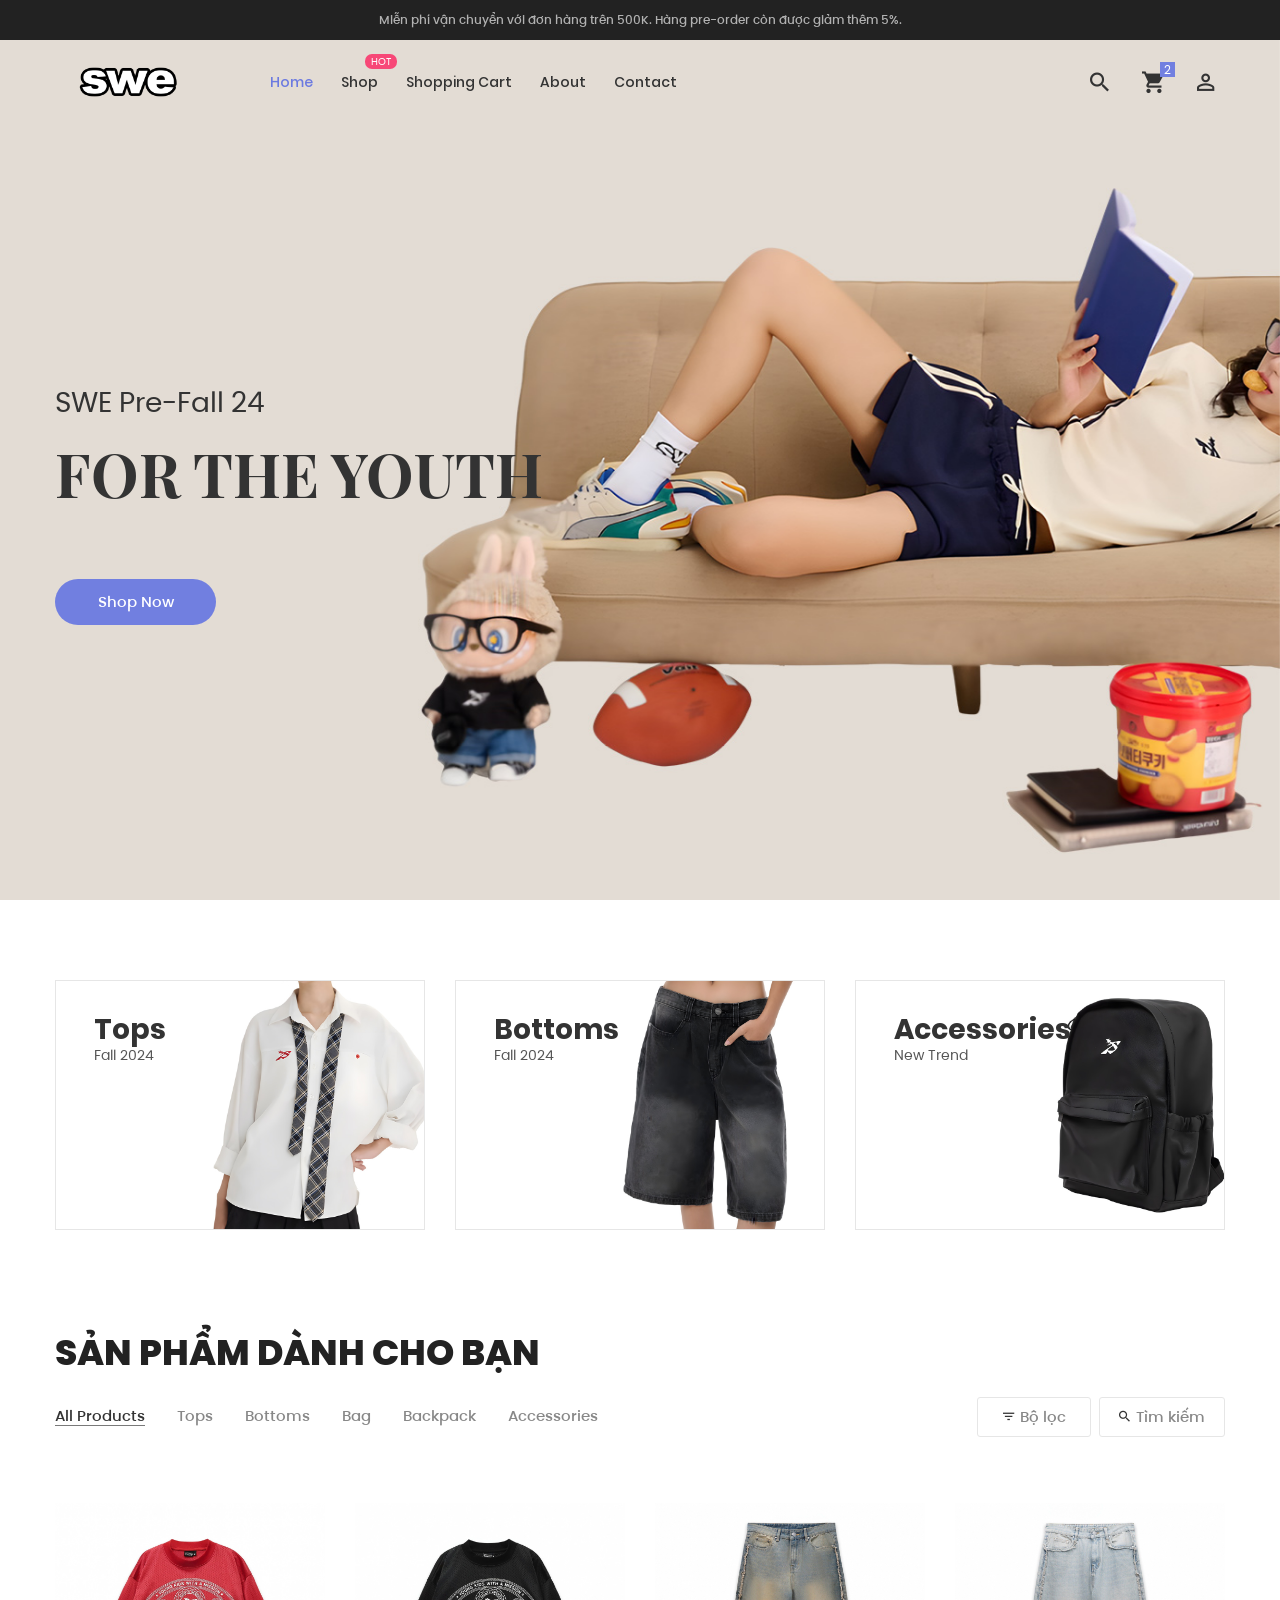
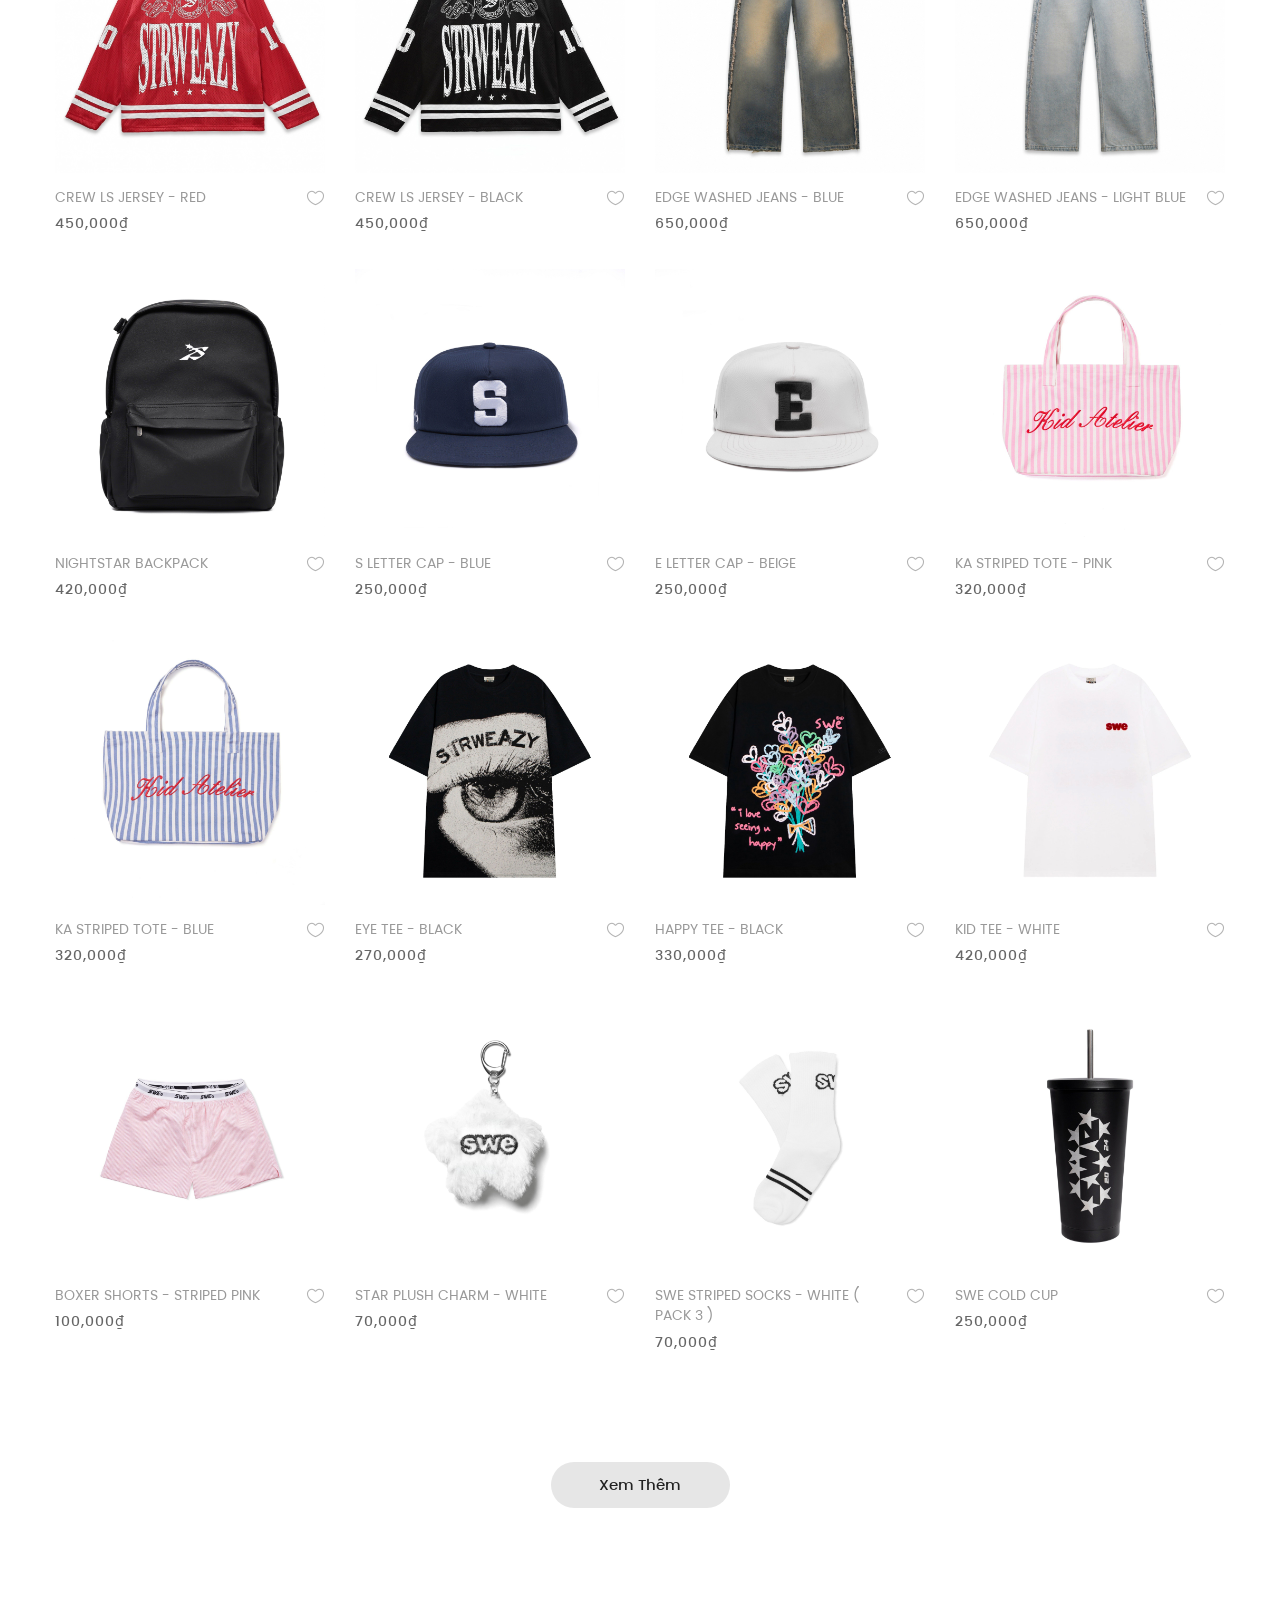
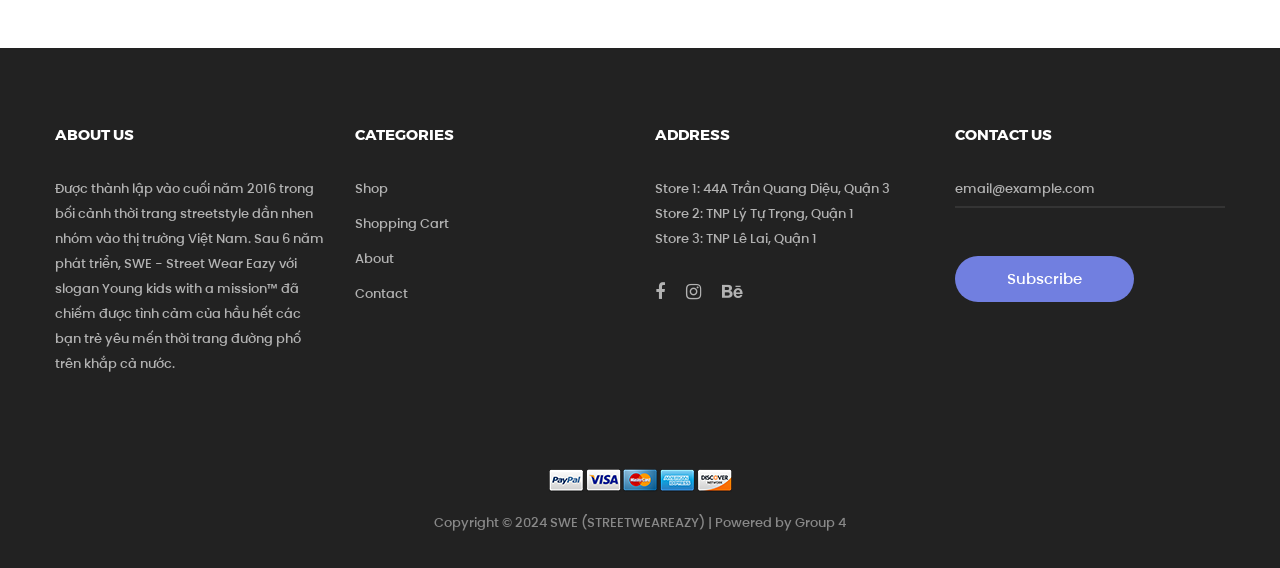
<file: home.html>
<!DOCTYPE html>
<html lang="en">

<head>
	<title>Home</title>
	<meta charset="UTF-8">
	<meta name="viewport" content="width=device-width, initial-scale=1">
	<link rel="icon" type="image/png" href="images/icons/favicon.png" />
	<link rel="stylesheet" type="text/css" href="vendor/bootstrap/css/bootstrap.min.css">
	<link rel="stylesheet" type="text/css" href="fonts/font-awesome-4.7.0/css/font-awesome.min.css">
	<link rel="stylesheet" type="text/css" href="fonts/iconic/css/material-design-iconic-font.min.css">
	<link rel="stylesheet" type="text/css" href="fonts/linearicons-v1.0.0/icon-font.min.css">
	<link rel="stylesheet" type="text/css" href="vendor/animate/animate.css">
	<link rel="stylesheet" type="text/css" href="vendor/css-hamburgers/hamburgers.min.css">
	<link rel="stylesheet" type="text/css" href="vendor/animsition/css/animsition.min.css">
	<link rel="stylesheet" type="text/css" href="vendor/select2/select2.min.css">
	<link rel="stylesheet" type="text/css" href="vendor/daterangepicker/daterangepicker.css">
	<link rel="stylesheet" type="text/css" href="vendor/slick/slick.css">
	<link rel="stylesheet" type="text/css" href="vendor/MagnificPopup/magnific-popup.css">
	<link rel="stylesheet" type="text/css" href="vendor/perfect-scrollbar/perfect-scrollbar.css">
	<link rel="stylesheet" type="text/css" href="css/util.css">
	<link rel="stylesheet" type="text/css" href="css/main.css">
	<link rel="stylesheet" href="css/product.css">


</head>

<body class="animsition">

	<!-- Header -->
	<header>
		<!-- Header desktop -->
		<div class="container-menu-desktop">
			<!-- Topbar -->
			<div class="top-bar">
				<div class="content-topbar flex-sb-m h-full container">
					<div class="left-top-bar">
						Miễn phí vận chuyển với đơn hàng trên 500K. Hàng pre-order còn được giảm thêm 5%.
					</div>
				</div>
			</div>

			<div class="wrap-menu-desktop">
				<nav class="limiter-menu-desktop container">

					<!-- Logo desktop -->
					<a href="#" class="logo">
						<img src="images/icons/logo-01.png" alt="IMG-LOGO">
					</a>

					<!-- Menu desktop -->
					<div class="menu-desktop">
						<ul class="main-menu">
							<li class="active-menu">
								<a href="home.html">Home</a>
							</li>

							<li class="label1" data-label1="hot">
								<a href="product.html">Shop</a>
							</li>

							<li>
								<a href="shoping-cart.html">Shopping Cart</a>
							</li>
							<li>
								<a href="about.html">About</a>
							</li>

							<li>
								<a href="contact.html">Contact</a>
							</li>
						</ul>
					</div>

					<!-- Icon header -->
					<div class="wrap-icon-header flex-w flex-r-m">
						<div class="icon-header-item cl2 hov-cl1 trans-04 p-l-22 p-r-11 js-show-modal-search">
							<i class="zmdi zmdi-search"></i>
						</div>

						<div class="icon-header-item cl2 hov-cl1 trans-04 p-l-22 p-r-11 icon-header-noti js-show-cart"
							data-notify="2">
							<i class="zmdi zmdi-shopping-cart"></i>
						</div>

						<div class="icon-user">
							<a href="/login.html"
								class="dis-block icon-header-item cl2 hov-cl1 trans-04 p-l-22 p-r-11 icon-header-noti">
								<i class="zmdi zmdi-account-o"></i>
							</a>
						</div>
					</div>
				</nav>
			</div>
		</div>

		<!-- Header Mobile -->
		<div class="wrap-header-mobile">
			<!-- Logo moblie -->
			<div class="logo-mobile">
				<a href="home.html"><img src="images/icons/logo-01.png" alt="IMG-LOGO"></a>
			</div>

			<!-- Icon header -->
			<div class="wrap-icon-header flex-w flex-r-m m-r-15">
				<div class="icon-header-item cl2 hov-cl1 trans-04 p-r-11 js-show-modal-search">
					<i class="zmdi zmdi-search"></i>
				</div>

				<div class="icon-header-item cl2 hov-cl1 trans-04 p-r-11 p-l-10 icon-header-noti js-show-cart"
					data-notify="2">
					<i class="zmdi zmdi-shopping-cart"></i>
				</div>

				<div class="icon-user">
					<a href="/login.html" class="dis-block icon-header-item cl2 hov-cl1 trans-04 p-l-22 p-r-11 icon-header-noti">
						<i class="zmdi zmdi-account-o"></i>
					</a>
				</div>
			</div>

			<!-- Button show menu -->
			<div class="btn-show-menu-mobile hamburger hamburger--squeeze">
				<span class="hamburger-box">
					<span class="hamburger-inner"></span>
				</span>
			</div>
		</div>


		<!-- Menu Mobile -->
		<div class="menu-mobile">
			<ul class="main-menu-m">
				<li>
					<a href="home.html">Home</a>
				</li>

				<li>
					<a href="product.html"  class="label1 rs1" data-label1="hot">Shop</a>
				</li>

				<li>
					<a href="shoping-cart.html">Shopping Cart</a>
				</li>

				<li>
					<a href="about.html">About</a>
				</li>

				<li>
					<a href="contact.html">Contact</a>
				</li>
			</ul>
		</div>

		<!-- Modal Search -->
		<div class="modal-search-header flex-c-m trans-04 js-hide-modal-search">
			<div class="container-search-header">
				<button class="flex-c-m btn-hide-modal-search trans-04 js-hide-modal-search">
					<img src="images/icons/icon-close2.png" alt="CLOSE">
				</button>

				<form class="wrap-search-header flex-w p-l-15">
					<button class="flex-c-m trans-04">
						<i class="zmdi zmdi-search"></i>
					</button>
					<input class="plh3" type="text" name="search" placeholder=" Tìm kiếm...">
				</form>
			</div>
		</div>
	</header>

	<!-- Cart -->
	<div class="wrap-header-cart js-panel-cart">
		<div class="s-full js-hide-cart"></div>

		<div class="header-cart flex-col-l p-l-65 p-r-25">
			<div class="header-cart-title flex-w flex-sb-m p-b-8">
				<span class="mtext-103 cl2">
					Giỏ hàng của bạn
				</span>

				<div class="fs-35 lh-10 cl2 p-lr-5 pointer hov-cl1 trans-04 js-hide-cart">
					<i class="zmdi zmdi-close"></i>
				</div>
			</div>

			<div class="header-cart-content flex-w js-pscroll">
				<ul class="header-cart-wrapitem w-full">
					<li class="header-cart-item flex-w flex-t m-b-12">
						<div class="header-cart-item-img">
							<img src="images/item-cart-01.jpg" alt="IMG">
						</div>

						<div class="header-cart-item-txt p-t-8">
							<a href="#" class="header-cart-item-name m-b-18 hov-cl1 trans-04">
								NYLON BACKPACK 13
							</a>

							<span class="header-cart-item-info">
								1 x  179,000₫
							</span>
						</div>
					</li>

					<li class="header-cart-item flex-w flex-t m-b-12">
						<div class="header-cart-item-img">
							<img src="images/item-cart-02.jpg" alt="IMG">
						</div>

						<div class="header-cart-item-txt p-t-8">
							<a href="#" class="header-cart-item-name m-b-18 hov-cl1 trans-04">
								INTERWAVE ZIP HOODIE - CREAM
							</a>

							<span class="header-cart-item-info">
								1 x 516,000₫
							</span>
						</div>
					</li>

					<li class="header-cart-item flex-w flex-t m-b-12">
						<div class="header-cart-item-img">
							<img src="images/item-cart-03.jpg" alt="IMG">
						</div>

						<div class="header-cart-item-txt p-t-8">
							<a href="#" class="header-cart-item-name m-b-18 hov-cl1 trans-04">
								COLLAR SHIRT - BLUE
							</a>

							<span class="header-cart-item-info">
								1 x 320,000₫
							</span>
						</div>
					</li>
				</ul>

				<div class="w-full">
					<div class="header-cart-total w-full p-tb-40">
						Tổng tiền: 1,015,000₫
					</div>

					<div class="header-cart-buttons flex-w w-full">
						<a href="shoping-cart.html"
							class="flex-c-m stext-101 cl0 size-107 bg3 bor2 hov-btn3 p-lr-15 trans-04 m-r-8 m-b-10">
							Xem giỏ hàng
						</a>

						<a href="shoping-cart.html"
							class="flex-c-m stext-101 cl0 size-107 bg3 bor2 hov-btn3 p-lr-15 trans-04 m-b-10">
							Thanh Toán
						</a>
					</div>
				</div>
			</div>
		</div>
	</div>



	<!-- Slider -->
	<section class="section-slide">
		<div class="wrap-slick1">
			<div class="slick1">
				<div class="item-slick1" style="background-image: url(images/slide-01.jpg);">
					<div class="container h-full">
						<div class="flex-col-l-m h-full p-t-100 p-b-30 respon5">
							<div class="layer-slick1 animated visible-false" data-appear="fadeInDown" data-delay="0">
								<span class="ltext-101 cl2 respon2">
									SWE Pre-Fall 24
								</span>
							</div>

							<div class="layer-slick1 animated visible-false" data-appear="fadeInUp" data-delay="800">
								<h2 class="ltext-201 cl2 p-t-19 p-b-43 respon1">
									FOR THE YOUTH
								</h2>
							</div>

							<div class="layer-slick1 animated visible-false" data-appear="zoomIn" data-delay="1600">
								<a href="product.html"
									class="flex-c-m stext-101 cl0 size-101 bg1 bor1 hov-btn1 p-lr-15 trans-04">
									Shop Now
								</a>
							</div>
						</div>
					</div>
				</div>

				<div class="item-slick1" style="background-image: url(images/slide-02.jpg);">
					<div class="container h-full">
						<div class="flex-col-l-m h-full p-t-100 p-b-30 respon5">
							<div class="layer-slick1 animated visible-false" data-appear="rollIn" data-delay="0">
								<span class="ltext-101 cl2 respon2">
									Now Available
								</span>
							</div>

							<div class="layer-slick1 animated visible-false" data-appear="lightSpeedIn"
								data-delay="800">
								<h2 class="ltext-201 cl2 p-t-19 p-b-43 respon1">
									ONLINE & IN STORE
								</h2>
							</div>

							<div class="layer-slick1 animated visible-false" data-appear="slideInUp" data-delay="1600">
								<a href="product.html"
									class="flex-c-m stext-101 cl0 size-101 bg1 bor1 hov-btn1 p-lr-15 trans-04">
									Shop Now
								</a>
							</div>
						</div>
					</div>
				</div>

				<div class="item-slick1" style="background-image: url(images/slide-03.jpg);">
					<div class="container h-full">
						<div class="flex-col-l-m h-full p-t-100 p-b-30 respon5">
							<div class="layer-slick1 animated visible-false" data-appear="rotateInDownLeft"
								data-delay="0">
								<span class="ltext-101 cl2 respon2">
									Eight Zip Hoodie
								</span>
							</div>

							<div class="layer-slick1 animated visible-false" data-appear="rotateInUpRight"
								data-delay="800">
								<h2 class="ltext-201 cl2 p-t-19 p-b-43 respon1">
									New arrivals
								</h2>
							</div>

							<div class="layer-slick1 animated visible-false" data-appear="rotateIn" data-delay="1600">
								<a href="product.html"
									class="flex-c-m stext-101 cl0 size-101 bg1 bor1 hov-btn1 p-lr-15 trans-04">
									Shop Now
								</a>
							</div>
						</div>
					</div>
				</div>
			</div>
		</div>
	</section>


	<!-- Banner -->
	<div class="sec-banner bg0 p-t-80 p-b-50">
		<div class="container">
			<div class="row">
				<div class="col-md-6 col-xl-4 p-b-30 m-lr-auto">
					<!-- Block1 -->
					<div class="block1 wrap-pic-w">
						<img src="images/banner-01.jpg" alt="IMG-BANNER">

						<a href="product.html"
							class="block1-txt ab-t-l s-full flex-col-l-sb p-lr-38 p-tb-34 trans-03 respon3">
							<div class="block1-txt-child1 flex-col-l">
								<span class="block1-name ltext-102 trans-04 p-b-8">
									Tops
								</span>

								<span class="block1-info stext-102 trans-04">
									Fall 2024
								</span>
							</div>

							<div class="block1-txt-child2 p-b-4 trans-05">
								<div class="block1-link stext-101 cl0 trans-09">
									Shop Now
								</div>
							</div>
						</a>
					</div>
				</div>

				<div class="col-md-6 col-xl-4 p-b-30 m-lr-auto">
					<!-- Block1 -->
					<div class="block1 wrap-pic-w">
						<img src="images/banner-02.jpg" alt="IMG-BANNER">

						<a href="product.html"
							class="block1-txt ab-t-l s-full flex-col-l-sb p-lr-38 p-tb-34 trans-03 respon3">
							<div class="block1-txt-child1 flex-col-l">
								<span class="block1-name ltext-102 trans-04 p-b-8">
									Bottoms
								</span>

								<span class="block1-info stext-102 trans-04">
									Fall 2024
								</span>
							</div>

							<div class="block1-txt-child2 p-b-4 trans-05">
								<div class="block1-link stext-101 cl0 trans-09">
									Shop Now
								</div>
							</div>
						</a>
					</div>
				</div>

				<div class="col-md-6 col-xl-4 p-b-30 m-lr-auto">
					<!-- Block1 -->
					<div class="block1 wrap-pic-w">
						<img src="images/banner-03.jpg" alt="IMG-BANNER">

						<a href="product.html"
							class="block1-txt ab-t-l s-full flex-col-l-sb p-lr-38 p-tb-34 trans-03 respon3">
							<div class="block1-txt-child1 flex-col-l">
								<span class="block1-name ltext-102 trans-04 p-b-8">
									Accessories
								</span>

								<span class="block1-info stext-102 trans-04">
									New Trend
								</span>
							</div>

							<div class="block1-txt-child2 p-b-4 trans-05">
								<div class="block1-link stext-101 cl0 trans-09">
									Shop Now
								</div>
							</div>
						</a>
					</div>
				</div>
			</div>
		</div>
	</div>


	<!-- Product -->
	<section class="bg0 p-t-23 p-b-140">
		<div class="container">
			<div class="p-b-10">
				<h3 class="ltext-103 cl5">
					Sản phẩm dành cho bạn
				</h3>
			</div>

			<div class="flex-w flex-sb-m p-b-52">
				<div class="flex-w flex-l-m filter-tope-group m-tb-10">
					<button class="stext-106 cl6 hov1 bor3 trans-04 m-r-32 m-tb-5 how-active1" data-filter="*">
						All Products
					</button>

					<button class="stext-106 cl6 hov1 bor3 trans-04 m-r-32 m-tb-5" data-filter=".women">
						Tops
					</button>

					<button class="stext-106 cl6 hov1 bor3 trans-04 m-r-32 m-tb-5" data-filter=".men">
						Bottoms
					</button>

					<button class="stext-106 cl6 hov1 bor3 trans-04 m-r-32 m-tb-5" data-filter=".bag">
						Bag
					</button>

					<button class="stext-106 cl6 hov1 bor3 trans-04 m-r-32 m-tb-5" data-filter=".shoes">
						Backpack
					</button>

					<button class="stext-106 cl6 hov1 bor3 trans-04 m-r-32 m-tb-5" data-filter=".watches">
						Accessories
					</button>
				</div>

				<div class="flex-w flex-c-m m-tb-10">
					<div
						class="flex-c-m stext-106 cl6 size-104 bor4 pointer hov-btn3 trans-04 m-r-8 m-tb-4 js-show-filter">
						<i class="icon-filter cl2 m-r-6 fs-15 trans-04 zmdi zmdi-filter-list"></i>
						<i class="icon-close-filter cl2 m-r-6 fs-15 trans-04 zmdi zmdi-close dis-none"></i>
						Bộ lọc
					</div>

					<div class="flex-c-m stext-106 cl6 size-105 bor4 pointer hov-btn3 trans-04 m-tb-4 js-show-search">
						<i class="icon-search cl2 m-r-6 fs-15 trans-04 zmdi zmdi-search"></i>
						<i class="icon-close-search cl2 m-r-6 fs-15 trans-04 zmdi zmdi-close dis-none"></i>
						Tìm kiếm
					</div>
				</div>

				<!-- Search product -->
				<div class="dis-none panel-search w-full p-t-10 p-b-15">
					<div class="bor8 dis-flex p-l-15">
						<button class="size-113 flex-c-m fs-16 cl2 hov-cl1 trans-04">
							<i class="zmdi zmdi-search"></i>
						</button>

						<input class="mtext-107 cl2 size-114 plh2 p-r-15" type="text" name="search-product"
							placeholder="Tìm kiếm">
					</div>
				</div>

				<!-- Filter -->
				<div class="dis-none panel-filter w-full p-t-10">
					<div class="wrap-filter flex-w bg6 w-full p-lr-40 p-t-27 p-lr-15-sm">
						<div class="filter-col1 p-r-15 p-b-27">
							<div class="mtext-102 cl2 p-b-15">
								Sắp xếp theo
							</div>

							<ul>
								<li class="p-b-6">
									<a href="#" class="filter-link stext-106 trans-04">
										Mặc định
									</a>
								</li>

								<li class="p-b-6">
									<a href="#" class="filter-link stext-106 trans-04">
										Phổ biến
									</a>
								</li>

								<li class="p-b-6">
									<a href="#" class="filter-link stext-106 trans-04">
										Mới nhất
									</a>
								</li>

								<li class="p-b-6">
									<a href="#" class="filter-link stext-106 trans-04 filter-link-active">
										Giá: Từ Thấp đến Cao
									</a>
								</li>

								<li class="p-b-6">
									<a href="#" class="filter-link stext-106 trans-04">
										Giá: Từ Cao đến Thấp
									</a>
								</li>
							</ul>
						</div>

						<div class="filter-col2 p-r-15 p-b-27">
							<div class="mtext-102 cl2 p-b-15">
								Giá sản phẩm
							</div>

							<ul>
								<li class="p-b-6">
									<a href="#" class="filter-link stext-106 trans-04 filter-link-active">
										Tất cả
									</a>
								</li>

								<li class="p-b-6">
									<a href="#" class="filter-link stext-106 trans-04">
										Dưới 150,000₫
									</a>
								</li>

								<li class="p-b-6">
									<a href="#" class="filter-link stext-106 trans-04">
										150,000₫ - 250,000₫
									</a>
								</li>

								<li class="p-b-6">
									<a href="#" class="filter-link stext-106 trans-04">
										250,000₫ - 350,000₫
									</a>
								</li>

								<li class="p-b-6">
									<a href="#" class="filter-link stext-106 trans-04">
										350,000₫ - 500,000₫
									</a>
								</li>

								<li class="p-b-6">
									<a href="#" class="filter-link stext-106 trans-04">
										Trên 500,000₫
									</a>
								</li>
							</ul>
						</div>

						<div class="filter-col3 p-r-15 p-b-27">
							<div class="mtext-102 cl2 p-b-15">
								Màu sắc
							</div>

							<ul>
								<li class="p-b-6">
									<span class="fs-15 lh-12 m-r-6" style="color: #222;">
										<i class="zmdi zmdi-circle"></i>
									</span>

									<a href="#" class="filter-link stext-106 trans-04">
										Đen
									</a>
								</li>

								<li class="p-b-6">
									<span class="fs-15 lh-12 m-r-6" style="color: #4272d7;">
										<i class="zmdi zmdi-circle"></i>
									</span>

									<a href="#" class="filter-link stext-106 trans-04 filter-link-active">
										Xanh
									</a>
								</li>

								<li class="p-b-6">
									<span class="fs-15 lh-12 m-r-6" style="color: #b3b3b3;">
										<i class="zmdi zmdi-circle"></i>
									</span>

									<a href="#" class="filter-link stext-106 trans-04">
										Xám
									</a>
								</li>

								<li class="p-b-6">
									<span class="fs-15 lh-12 m-r-6" style="color: pink;">
										<i class="zmdi zmdi-circle"></i>
									</span>

									<a href="#" class="filter-link stext-106 trans-04">
										Hồng
									</a>
								</li>

								<li class="p-b-6">
									<span class="fs-15 lh-12 m-r-6" style="color: #fa4251;">
										<i class="zmdi zmdi-circle"></i>
									</span>

									<a href="#" class="filter-link stext-106 trans-04">
										Đỏ
									</a>
								</li>

								<li class="p-b-6">
									<span class="fs-15 lh-12 m-r-6" style="color: #aaa;">
										<i class="zmdi zmdi-circle-o"></i>
									</span>

									<a href="#" class="filter-link stext-106 trans-04">
										Trắng
									</a>
								</li>
							</ul>
						</div>

						<div class="filter-col4 p-b-27">
							<div class="mtext-102 cl2 p-b-15">
								Kích thước
							</div>

							<div class="flex-w p-t-4 m-r--5">
								<a href="#"
									class="flex-c-m stext-107 cl6 size-301 bor7 p-lr-15 hov-tag1 trans-04 m-r-5 m-b-5">
									S
								</a>

								<a href="#"
									class="flex-c-m stext-107 cl6 size-301 bor7 p-lr-15 hov-tag1 trans-04 m-r-5 m-b-5">
									M
								</a>

								<a href="#"
									class="flex-c-m stext-107 cl6 size-301 bor7 p-lr-15 hov-tag1 trans-04 m-r-5 m-b-5">
									L
								</a>

								<a href="#"
									class="flex-c-m stext-107 cl6 size-301 bor7 p-lr-15 hov-tag1 trans-04 m-r-5 m-b-5">
									XL
								</a>
							</div>
						</div>
					</div>
				</div>
			</div>

			<div class="row isotope-grid">
				<div class="col-sm-6 col-md-4 col-lg-3 p-b-35 isotope-item women">
					<!-- Block2 -->
					<div class="block2">
						<div class="block2-pic hov-img0">
							<img src="images/product-01.jpg" alt="IMG-PRODUCT">

							<a href="#"
								class="block2-btn flex-c-m stext-103 cl2 size-102 bg0 bor2 hov-btn1 p-lr-15 trans-04 js-show-modal1">
								Xem Chi Tiết
							</a>
						</div>

						<div class="block2-txt flex-w flex-t p-t-14">
							<div class="block2-txt-child1 flex-col-l ">
								<a href="product-detail.html" class="stext-104 cl4 hov-cl1 trans-04 js-name-b2 p-b-6">
									CREW LS JERSEY - RED
								</a>

								<span class="stext-105 cl3">
									450,000₫
								</span>
							</div>

							<div class="block2-txt-child2 flex-r p-t-3">
								<a href="#" class="btn-addwish-b2 dis-block pos-relative js-addwish-b2">
									<img class="icon-heart1 dis-block trans-04" src="images/icons/icon-heart-01.png"
										alt="ICON">
									<img class="icon-heart2 dis-block trans-04 ab-t-l"
										src="images/icons/icon-heart-02.png" alt="ICON">
								</a>
							</div>
						</div>
					</div>
				</div>

				<div class="col-sm-6 col-md-4 col-lg-3 p-b-35 isotope-item women">
					<!-- Block2 -->
					<div class="block2">
						<div class="block2-pic hov-img0">
							<img src="images/product-02.jpg" alt="IMG-PRODUCT">

							<a href="#"
								class="block2-btn flex-c-m stext-103 cl2 size-102 bg0 bor2 hov-btn1 p-lr-15 trans-04 js-show-modal1">
								Xem Chi Tiết
							</a>
						</div>

						<div class="block2-txt flex-w flex-t p-t-14">
							<div class="block2-txt-child1 flex-col-l ">
								<a href="product-detail.html" class="stext-104 cl4 hov-cl1 trans-04 js-name-b2 p-b-6">
									CREW LS JERSEY - BLACK
								</a>

								<span class="stext-105 cl3">
									450,000₫
								</span>
							</div>

							<div class="block2-txt-child2 flex-r p-t-3">
								<a href="#" class="btn-addwish-b2 dis-block pos-relative js-addwish-b2">
									<img class="icon-heart1 dis-block trans-04" src="images/icons/icon-heart-01.png"
										alt="ICON">
									<img class="icon-heart2 dis-block trans-04 ab-t-l"
										src="images/icons/icon-heart-02.png" alt="ICON">
								</a>
							</div>
						</div>
					</div>
				</div>

				<div class="col-sm-6 col-md-4 col-lg-3 p-b-35 isotope-item men">
					<!-- Block2 -->
					<div class="block2">
						<div class="block2-pic hov-img0">
							<img src="images/product-03.jpg" alt="IMG-PRODUCT">

							<a href="#"
								class="block2-btn flex-c-m stext-103 cl2 size-102 bg0 bor2 hov-btn1 p-lr-15 trans-04 js-show-modal1">
								Xem Chi Tiết
							</a>
						</div>

						<div class="block2-txt flex-w flex-t p-t-14">
							<div class="block2-txt-child1 flex-col-l ">
								<a href="product-detail.html" class="stext-104 cl4 hov-cl1 trans-04 js-name-b2 p-b-6">
									EDGE WASHED JEANS - BLUE
								</a>

								<span class="stext-105 cl3">
									650,000₫ 
								</span>
							</div>

							<div class="block2-txt-child2 flex-r p-t-3">
								<a href="#" class="btn-addwish-b2 dis-block pos-relative js-addwish-b2">
									<img class="icon-heart1 dis-block trans-04" src="images/icons/icon-heart-01.png"
										alt="ICON">
									<img class="icon-heart2 dis-block trans-04 ab-t-l"
										src="images/icons/icon-heart-02.png" alt="ICON">
								</a>
							</div>
						</div>
					</div>
				</div>

				<div class="col-sm-6 col-md-4 col-lg-3 p-b-35 isotope-item women">
					<!-- Block2 -->
					<div class="block2">
						<div class="block2-pic hov-img0">
							<img src="images/product-04.jpg" alt="IMG-PRODUCT">

							<a href="#"
								class="block2-btn flex-c-m stext-103 cl2 size-102 bg0 bor2 hov-btn1 p-lr-15 trans-04 js-show-modal1">
								Xem Chi Tiết
							</a>
						</div>

						<div class="block2-txt flex-w flex-t p-t-14">
							<div class="block2-txt-child1 flex-col-l ">
								<a href="product-detail.html" class="stext-104 cl4 hov-cl1 trans-04 js-name-b2 p-b-6">
									EDGE WASHED JEANS - LIGHT BLUE
								</a>

								<span class="stext-105 cl3">
									650,000₫ 
								</span>
							</div>

							<div class="block2-txt-child2 flex-r p-t-3">
								<a href="#" class="btn-addwish-b2 dis-block pos-relative js-addwish-b2">
									<img class="icon-heart1 dis-block trans-04" src="images/icons/icon-heart-01.png"
										alt="ICON">
									<img class="icon-heart2 dis-block trans-04 ab-t-l"
										src="images/icons/icon-heart-02.png" alt="ICON">
								</a>
							</div>
						</div>
					</div>
				</div>

				<div class="col-sm-6 col-md-4 col-lg-3 p-b-35 isotope-item women">
					<!-- Block2 -->
					<div class="block2">
						<div class="block2-pic hov-img0">
							<img src="images/product-05.jpg" alt="IMG-PRODUCT">

							<a href="#"
								class="block2-btn flex-c-m stext-103 cl2 size-102 bg0 bor2 hov-btn1 p-lr-15 trans-04 js-show-modal1">
								Xem Chi Tiết
							</a>
						</div>

						<div class="block2-txt flex-w flex-t p-t-14">
							<div class="block2-txt-child1 flex-col-l ">
								<a href="product-detail.html" class="stext-104 cl4 hov-cl1 trans-04 js-name-b2 p-b-6">
									NIGHTSTAR BACKPACK
								</a>

								<span class="stext-105 cl3">
									420,000₫
								</span>
							</div>

							<div class="block2-txt-child2 flex-r p-t-3">
								<a href="#" class="btn-addwish-b2 dis-block pos-relative js-addwish-b2">
									<img class="icon-heart1 dis-block trans-04" src="images/icons/icon-heart-01.png"
										alt="ICON">
									<img class="icon-heart2 dis-block trans-04 ab-t-l"
										src="images/icons/icon-heart-02.png" alt="ICON">
								</a>
							</div>
						</div>
					</div>
				</div>

				<div class="col-sm-6 col-md-4 col-lg-3 p-b-35 isotope-item watches">
					<!-- Block2 -->
					<div class="block2">
						<div class="block2-pic hov-img0">
							<img src="images/product-06.jpg" alt="IMG-PRODUCT">

							<a href="#"
								class="block2-btn flex-c-m stext-103 cl2 size-102 bg0 bor2 hov-btn1 p-lr-15 trans-04 js-show-modal1">
								Xem Chi Tiết
							</a>
						</div>

						<div class="block2-txt flex-w flex-t p-t-14">
							<div class="block2-txt-child1 flex-col-l ">
								<a href="product-detail.html" class="stext-104 cl4 hov-cl1 trans-04 js-name-b2 p-b-6">
									S LETTER CAP - BLUE
								</a>

								<span class="stext-105 cl3">
									250,000₫ 
								</span>
							</div>

							<div class="block2-txt-child2 flex-r p-t-3">
								<a href="#" class="btn-addwish-b2 dis-block pos-relative js-addwish-b2">
									<img class="icon-heart1 dis-block trans-04" src="images/icons/icon-heart-01.png"
										alt="ICON">
									<img class="icon-heart2 dis-block trans-04 ab-t-l"
										src="images/icons/icon-heart-02.png" alt="ICON">
								</a>
							</div>
						</div>
					</div>
				</div>

				<div class="col-sm-6 col-md-4 col-lg-3 p-b-35 isotope-item women">
					<!-- Block2 -->
					<div class="block2">
						<div class="block2-pic hov-img0">
							<img src="images/product-07.jpg" alt="IMG-PRODUCT">

							<a href="#"
								class="block2-btn flex-c-m stext-103 cl2 size-102 bg0 bor2 hov-btn1 p-lr-15 trans-04 js-show-modal1">
								Xem Chi Tiết
							</a>
						</div>

						<div class="block2-txt flex-w flex-t p-t-14">
							<div class="block2-txt-child1 flex-col-l ">
								<a href="product-detail.html" class="stext-104 cl4 hov-cl1 trans-04 js-name-b2 p-b-6">
									E LETTER CAP - BEIGE
								</a>

								<span class="stext-105 cl3">
									250,000₫ 
								</span>
							</div>

							<div class="block2-txt-child2 flex-r p-t-3">
								<a href="#" class="btn-addwish-b2 dis-block pos-relative js-addwish-b2">
									<img class="icon-heart1 dis-block trans-04" src="images/icons/icon-heart-01.png"
										alt="ICON">
									<img class="icon-heart2 dis-block trans-04 ab-t-l"
										src="images/icons/icon-heart-02.png" alt="ICON">
								</a>
							</div>
						</div>
					</div>
				</div>

				<div class="col-sm-6 col-md-4 col-lg-3 p-b-35 isotope-item women">
					<!-- Block2 -->
					<div class="block2">
						<div class="block2-pic hov-img0">
							<img src="images/product-08.jpg" alt="IMG-PRODUCT">

							<a href="#"
								class="block2-btn flex-c-m stext-103 cl2 size-102 bg0 bor2 hov-btn1 p-lr-15 trans-04 js-show-modal1">
								Xem Chi Tiết
							</a>
						</div>

						<div class="block2-txt flex-w flex-t p-t-14">
							<div class="block2-txt-child1 flex-col-l ">
								<a href="product-detail.html" class="stext-104 cl4 hov-cl1 trans-04 js-name-b2 p-b-6">
									KA STRIPED TOTE - PINK
								</a>

								<span class="stext-105 cl3">
									320,000₫
								</span>
							</div>

							<div class="block2-txt-child2 flex-r p-t-3">
								<a href="#" class="btn-addwish-b2 dis-block pos-relative js-addwish-b2">
									<img class="icon-heart1 dis-block trans-04" src="images/icons/icon-heart-01.png"
										alt="ICON">
									<img class="icon-heart2 dis-block trans-04 ab-t-l"
										src="images/icons/icon-heart-02.png" alt="ICON">
								</a>
							</div>
						</div>
					</div>
				</div>

				<div class="col-sm-6 col-md-4 col-lg-3 p-b-35 isotope-item shoes">
					<!-- Block2 -->
					<div class="block2">
						<div class="block2-pic hov-img0">
							<img src="images/product-09.jpg" alt="IMG-PRODUCT">

							<a href="#"
								class="block2-btn flex-c-m stext-103 cl2 size-102 bg0 bor2 hov-btn1 p-lr-15 trans-04 js-show-modal1">
								Xem Chi Tiết
							</a>
						</div>

						<div class="block2-txt flex-w flex-t p-t-14">
							<div class="block2-txt-child1 flex-col-l ">
								<a href="product-detail.html" class="stext-104 cl4 hov-cl1 trans-04 js-name-b2 p-b-6">
									KA STRIPED TOTE - BLUE
								</a>

								<span class="stext-105 cl3">
									320,000₫
								</span>
							</div>

							<div class="block2-txt-child2 flex-r p-t-3">
								<a href="#" class="btn-addwish-b2 dis-block pos-relative js-addwish-b2">
									<img class="icon-heart1 dis-block trans-04" src="images/icons/icon-heart-01.png"
										alt="ICON">
									<img class="icon-heart2 dis-block trans-04 ab-t-l"
										src="images/icons/icon-heart-02.png" alt="ICON">
								</a>
							</div>
						</div>
					</div>
				</div>

				<div class="col-sm-6 col-md-4 col-lg-3 p-b-35 isotope-item women">
					<!-- Block2 -->
					<div class="block2">
						<div class="block2-pic hov-img0">
							<img src="images/product-10.jpg" alt="IMG-PRODUCT">

							<a href="#"
								class="block2-btn flex-c-m stext-103 cl2 size-102 bg0 bor2 hov-btn1 p-lr-15 trans-04 js-show-modal1">
								Xem Chi Tiết
							</a>
						</div>

						<div class="block2-txt flex-w flex-t p-t-14">
							<div class="block2-txt-child1 flex-col-l ">
								<a href="product-detail.html" class="stext-104 cl4 hov-cl1 trans-04 js-name-b2 p-b-6">
									EYE TEE - BLACK
								</a>

								<span class="stext-105 cl3">
									270,000₫ 
								</span>
							</div>

							<div class="block2-txt-child2 flex-r p-t-3">
								<a href="#" class="btn-addwish-b2 dis-block pos-relative js-addwish-b2">
									<img class="icon-heart1 dis-block trans-04" src="images/icons/icon-heart-01.png"
										alt="ICON">
									<img class="icon-heart2 dis-block trans-04 ab-t-l"
										src="images/icons/icon-heart-02.png" alt="ICON">
								</a>
							</div>
						</div>
					</div>
				</div>

				<div class="col-sm-6 col-md-4 col-lg-3 p-b-35 isotope-item men">
					<!-- Block2 -->
					<div class="block2">
						<div class="block2-pic hov-img0">
							<img src="images/product-11.jpg" alt="IMG-PRODUCT">

							<a href="#"
								class="block2-btn flex-c-m stext-103 cl2 size-102 bg0 bor2 hov-btn1 p-lr-15 trans-04 js-show-modal1">
								Xem Chi Tiết
							</a>
						</div>

						<div class="block2-txt flex-w flex-t p-t-14">
							<div class="block2-txt-child1 flex-col-l ">
								<a href="product-detail.html" class="stext-104 cl4 hov-cl1 trans-04 js-name-b2 p-b-6">
									HAPPY TEE - BLACK
								</a>

								<span class="stext-105 cl3">
									330,000₫ 
								</span>
							</div>

							<div class="block2-txt-child2 flex-r p-t-3">
								<a href="#" class="btn-addwish-b2 dis-block pos-relative js-addwish-b2">
									<img class="icon-heart1 dis-block trans-04" src="images/icons/icon-heart-01.png"
										alt="ICON">
									<img class="icon-heart2 dis-block trans-04 ab-t-l"
										src="images/icons/icon-heart-02.png" alt="ICON">
								</a>
							</div>
						</div>
					</div>
				</div>

				<div class="col-sm-6 col-md-4 col-lg-3 p-b-35 isotope-item men">
					<!-- Block2 -->
					<div class="block2">
						<div class="block2-pic hov-img0">
							<img src="images/product-12.jpg" alt="IMG-PRODUCT">

							<a href="#"
								class="block2-btn flex-c-m stext-103 cl2 size-102 bg0 bor2 hov-btn1 p-lr-15 trans-04 js-show-modal1">
								Xem Chi Tiết
							</a>
						</div>

						<div class="block2-txt flex-w flex-t p-t-14">
							<div class="block2-txt-child1 flex-col-l ">
								<a href="product-detail.html" class="stext-104 cl4 hov-cl1 trans-04 js-name-b2 p-b-6">
									KID TEE - WHITE
								</a>

								<span class="stext-105 cl3">
									420,000₫
								</span>
							</div>

							<div class="block2-txt-child2 flex-r p-t-3">
								<a href="#" class="btn-addwish-b2 dis-block pos-relative js-addwish-b2">
									<img class="icon-heart1 dis-block trans-04" src="images/icons/icon-heart-01.png"
										alt="ICON">
									<img class="icon-heart2 dis-block trans-04 ab-t-l"
										src="images/icons/icon-heart-02.png" alt="ICON">
								</a>
							</div>
						</div>
					</div>
				</div>

				<div class="col-sm-6 col-md-4 col-lg-3 p-b-35 isotope-item women">
					<!-- Block2 -->
					<div class="block2">
						<div class="block2-pic hov-img0">
							<img src="images/product-13.jpg" alt="IMG-PRODUCT">

							<a href="#"
								class="block2-btn flex-c-m stext-103 cl2 size-102 bg0 bor2 hov-btn1 p-lr-15 trans-04 js-show-modal1">
								Xem Chi Tiết
							</a>
						</div>

						<div class="block2-txt flex-w flex-t p-t-14">
							<div class="block2-txt-child1 flex-col-l ">
								<a href="product-detail.html" class="stext-104 cl4 hov-cl1 trans-04 js-name-b2 p-b-6">
									BOXER SHORTS - STRIPED PINK
								</a>

								<span class="stext-105 cl3">
									100,000₫
								</span>
							</div>

							<div class="block2-txt-child2 flex-r p-t-3">
								<a href="#" class="btn-addwish-b2 dis-block pos-relative js-addwish-b2">
									<img class="icon-heart1 dis-block trans-04" src="images/icons/icon-heart-01.png"
										alt="ICON">
									<img class="icon-heart2 dis-block trans-04 ab-t-l"
										src="images/icons/icon-heart-02.png" alt="ICON">
								</a>
							</div>
						</div>
					</div>
				</div>

				<div class="col-sm-6 col-md-4 col-lg-3 p-b-35 isotope-item women">
					<!-- Block2 -->
					<div class="block2">
						<div class="block2-pic hov-img0">
							<img src="images/product-14.jpg" alt="IMG-PRODUCT">

							<a href="#"
								class="block2-btn flex-c-m stext-103 cl2 size-102 bg0 bor2 hov-btn1 p-lr-15 trans-04 js-show-modal1">
								Xem Chi Tiết
							</a>
						</div>

						<div class="block2-txt flex-w flex-t p-t-14">
							<div class="block2-txt-child1 flex-col-l ">
								<a href="product-detail.html" class="stext-104 cl4 hov-cl1 trans-04 js-name-b2 p-b-6">
									STAR PLUSH CHARM - WHITE
								</a>

								<span class="stext-105 cl3">
									70,000₫ 
								</span>
							</div>

							<div class="block2-txt-child2 flex-r p-t-3">
								<a href="#" class="btn-addwish-b2 dis-block pos-relative js-addwish-b2">
									<img class="icon-heart1 dis-block trans-04" src="images/icons/icon-heart-01.png"
										alt="ICON">
									<img class="icon-heart2 dis-block trans-04 ab-t-l"
										src="images/icons/icon-heart-02.png" alt="ICON">
								</a>
							</div>
						</div>
					</div>
				</div>

				<div class="col-sm-6 col-md-4 col-lg-3 p-b-35 isotope-item watches">
					<!-- Block2 -->
					<div class="block2">
						<div class="block2-pic hov-img0">
							<img src="images/product-15.jpg" alt="IMG-PRODUCT">

							<a href="#"
								class="block2-btn flex-c-m stext-103 cl2 size-102 bg0 bor2 hov-btn1 p-lr-15 trans-04 js-show-modal1">
								Xem Chi Tiết
							</a>
						</div>

						<div class="block2-txt flex-w flex-t p-t-14">
							<div class="block2-txt-child1 flex-col-l ">
								<a href="product-detail.html" class="stext-104 cl4 hov-cl1 trans-04 js-name-b2 p-b-6">
									SWE STRIPED SOCKS - WHITE ( PACK 3 )
								</a>

								<span class="stext-105 cl3">
									70,000₫ 
								</span>
							</div>

							<div class="block2-txt-child2 flex-r p-t-3">
								<a href="#" class="btn-addwish-b2 dis-block pos-relative js-addwish-b2">
									<img class="icon-heart1 dis-block trans-04" src="images/icons/icon-heart-01.png"
										alt="ICON">
									<img class="icon-heart2 dis-block trans-04 ab-t-l"
										src="images/icons/icon-heart-02.png" alt="ICON">
								</a>
							</div>
						</div>
					</div>
				</div>

				<div class="col-sm-6 col-md-4 col-lg-3 p-b-35 isotope-item women">
					<!-- Block2 -->
					<div class="block2">
						<div class="block2-pic hov-img0">
							<img src="images/product-16.jpg" alt="IMG-PRODUCT">

							<a href="#"
								class="block2-btn flex-c-m stext-103 cl2 size-102 bg0 bor2 hov-btn1 p-lr-15 trans-04 js-show-modal1">
								Xem Chi Tiết
							</a>
						</div>

						<div class="block2-txt flex-w flex-t p-t-14">
							<div class="block2-txt-child1 flex-col-l ">
								<a href="product-detail.html" class="stext-104 cl4 hov-cl1 trans-04 js-name-b2 p-b-6">
									SWE COLD CUP
								</a>

								<span class="stext-105 cl3">
									250,000₫
								</span>
							</div>

							<div class="block2-txt-child2 flex-r p-t-3">
								<a href="#" class="btn-addwish-b2 dis-block pos-relative js-addwish-b2">
									<img class="icon-heart1 dis-block trans-04" src="images/icons/icon-heart-01.png"
										alt="ICON">
									<img class="icon-heart2 dis-block trans-04 ab-t-l"
										src="images/icons/icon-heart-02.png" alt="ICON">
								</a>
							</div>
						</div>
					</div>
				</div>
			</div>

			<!-- Load more -->
			<div class="flex-c-m flex-w w-full p-t-45">
				<a href="#" class="flex-c-m stext-101 cl5 size-103 bg2 bor1 hov-btn1 p-lr-15 trans-04">
					Xem thêm
				</a>
			</div>
		</div>
	</section>


	<!-- Footer -->
	<footer class="bg3 p-t-75 p-b-32">
		<div class="container">
			<div class="row">
				<div class="col-sm-6 col-lg-3 p-b-50">
					<h4 class="stext-301 cl0 p-b-30">
						ABOUT US
					</h4>

					<p class="stext-107 cl7 size-201">
						Được thành lập vào cuối năm 2016 trong bối cảnh thời trang streetstyle dần nhen nhóm vào thị
						trường Việt Nam. Sau 6 năm phát triển, SWE - Street Wear Eazy với slogan Young kids with a
						mission™ đã chiếm được tình cảm của hầu hết các bạn trẻ yêu mến thời trang đường phố trên khắp
						cả nước.
					</p>

				</div>

				<div class="col-sm-6 col-lg-3 p-b-50">
					<h4 class="stext-301 cl0 p-b-30">
						Categories
					</h4>

					<ul>
						<li class="p-b-10">
							<a href="/product.html" class="stext-107 cl7 hov-cl1 trans-04">
								Shop
							</a>
						</li>

						<li class="p-b-10">
							<a href="/shoping-cart.html" class="stext-107 cl7 hov-cl1 trans-04">
								Shopping Cart
							</a>
						</li>
						<li class="p-b-10">
							<a href="/about.html" class="stext-107 cl7 hov-cl1 trans-04">
								About
							</a>
						</li>
						<li class="p-b-10">
							<a href="/contact.html" class="stext-107 cl7 hov-cl1 trans-04">
								Contact
							</a>
						</li>
					</ul>
				</div>

				<div class="col-sm-6 col-lg-3 p-b-50">
					<h4 class="stext-301 cl0 p-b-30">
						Address
					</h4>

					<p class="stext-107 cl7 size-201">
						Store 1: 44A Trần Quang Diệu, Quận 3 <br>
						Store 2: TNP Lý Tự Trọng, Quận 1 <br>
						Store 3: TNP Lê Lai, Quận 1 <br>
					</p>

					<div class="p-t-27">
						<a href="" class="fs-18 cl7 hov-cl1 trans-04 m-r-16" onclick="window.open('https://www.facebook.com/streetweareazy')">
							<i class="fa fa-facebook"></i>
						</a>

						<a href="#" class="fs-18 cl7 hov-cl1 trans-04 m-r-16" onclick="window.open('https://www.instagram.com/swe.vn?fbclid=IwZXh0bgNhZW0CMTAAAR2eVGEt-mSt9nCtCppMc2zQ8ZbeJ8wahw8I2NEeQKGtOoWw5Fv3cL4uADU_aem_C9l3HfbUojAv2xgfsw2asw')">
							<i class="fa fa-instagram"></i>
						</a>

						<a href="#" class="fs-18 cl7 hov-cl1 trans-04 m-r-16" onclick="window.open('https://www.behance.net/lenguyenxeng')">
							<i class="fa fa-behance" aria-hidden="true"></i>
						</a>
					</div>
				</div>

				<div class="col-sm-6 col-lg-3 p-b-50">
					<h4 class="stext-301 cl0 p-b-30">
						contact us
					</h4>

					<form>
						<div class="wrap-input1 w-full p-b-4">
							<input class="input1 bg-none plh1 stext-107 cl7" type="text" name="email"
								placeholder="email@example.com">
							<div class="focus-input1 trans-04"></div>
						</div>

						<div class="p-t-18">
							<button class="flex-c-m stext-101 cl0 size-103 bg1 bor1 hov-btn2 p-lr-15 trans-04">
								Subscribe
							</button>
						</div>
					</form>
				</div>
			</div>

			<div class="p-t-40">
				<div class="flex-c-m flex-w p-b-18">
					<a href="#" class="m-all-1">
						<img src="images/icons/icon-pay-01.png" alt="ICON-PAY">
					</a>

					<a href="#" class="m-all-1">
						<img src="images/icons/icon-pay-02.png" alt="ICON-PAY">
					</a>

					<a href="#" class="m-all-1">
						<img src="images/icons/icon-pay-03.png" alt="ICON-PAY">
					</a>

					<a href="#" class="m-all-1">
						<img src="images/icons/icon-pay-04.png" alt="ICON-PAY">
					</a>

					<a href="#" class="m-all-1">
						<img src="images/icons/icon-pay-05.png" alt="ICON-PAY">
					</a>
				</div>

				<p class="stext-107 cl6 txt-center">
					Copyright &copy; 2024 SWE (STREETWEAREAZY) | Powered by Group 4</a>
				</p>
			</div>
		</div>
	</footer>


	<!-- Back to top -->
	<div class="btn-back-to-top" id="myBtn">
		<span class="symbol-btn-back-to-top">
			<i class="zmdi zmdi-chevron-up"></i>
		</span>
	</div>

	<!-- Modal1 -->
	<div class="wrap-modal1 js-modal1 p-t-60 p-b-20">
		<div class="overlay-modal1 js-hide-modal1"></div>

		<div class="container">
			<div class="bg0 p-t-60 p-b-30 p-lr-15-lg how-pos3-parent">
				<button class="how-pos3 hov3 trans-04 js-hide-modal1">
					<img src="images/icons/icon-close.png" alt="CLOSE">
				</button>

				<div class="row">
					<div class="col-md-6 col-lg-7 p-b-30">
						<div class="p-l-25 p-r-30 p-lr-0-lg">
							<div class="wrap-slick3 flex-sb flex-w">
								<div class="wrap-slick3-dots"></div>
								<div class="wrap-slick3-arrows flex-sb-m flex-w"></div>

								<div class="slick3 gallery-lb">
									<div class="item-slick3" data-thumb="images/product-detail-01.jpg">
										<div class="wrap-pic-w pos-relative">
											<img src="images/product-detail-01.jpg" alt="IMG-PRODUCT">

											<a class="flex-c-m size-108 how-pos1 bor0 fs-16 cl10 bg0 hov-btn3 trans-04"
												href="images/product-detail-01.jpg">
												<i class="fa fa-expand"></i>
											</a>
										</div>
									</div>

									<div class="item-slick3" data-thumb="images/product-detail-02.jpg">
										<div class="wrap-pic-w pos-relative">
											<img src="images/product-detail-02.jpg" alt="IMG-PRODUCT">

											<a class="flex-c-m size-108 how-pos1 bor0 fs-16 cl10 bg0 hov-btn3 trans-04"
												href="images/product-detail-02.jpg">
												<i class="fa fa-expand"></i>
											</a>
										</div>
									</div>

									<div class="item-slick3" data-thumb="images/product-detail-03.jpg">
										<div class="wrap-pic-w pos-relative">
											<img src="images/product-detail-03.jpg" alt="IMG-PRODUCT">

											<a class="flex-c-m size-108 how-pos1 bor0 fs-16 cl10 bg0 hov-btn3 trans-04"
												href="images/product-detail-03.jpg">
												<i class="fa fa-expand"></i>
											</a>
										</div>
									</div>
								</div>
							</div>
						</div>
					</div>

					<div class="col-md-6 col-lg-5 p-b-30">
						<div class="p-r-50 p-t-5 p-lr-0-lg">
							<h4 class="mtext-105 cl2 js-name-detail p-b-14">
								CREW LS JERSEY - RED
							</h4>

							<span class="mtext-106 cl2">
								$17,75
							</span>
							<p style="font-family: Poppins, sans-serif; font-size: 14px; line-height: 1.7;"
								class="cl3 p-t-23">
								CREW LS JERSEY - Chiếc áo tay dài mới được thiết kế theo phong cách thể thao với điểm
								nhấn nằm ở họa tiết mặt trước, mặt sau và 2 bên tay áo được sử dụng chất liệu in kéo lụa
								sắc nét. Phần thân áo và tay áo được may phối viền nổi bật. Áo sử dụng vải mesh lưới tạo
								cảm giác thoải mái và thoáng mát hơn cho bạn khi vận động.
							</p>

							<!--  -->
							<div class="p-t-33">
								<div class="flex-w flex-r-m p-b-10">
									<div class="size-203 flex-c-m respon6">
										Size
									</div>

									<div class="size-204 respon6-next">
										<div class="rs1-select2 bor8 bg0">
											<select class="js-select2" name="time">
												<option>Chọn Size</option>
												<option>Size S</option>
												<option>Size M</option>
												<option>Size L</option>
												<option>Size XL</option>
											</select>
											<div class="dropDownSelect2"></div>
										</div>
									</div>
								</div>

								<div class="flex-w flex-r-m p-b-10">
									<div class="size-203 flex-c-m respon6">
										Color
									</div>

									<div class="size-204 respon6-next">
										<div class="rs1-select2 bor8 bg0">
											<select class="js-select2" name="time">
												<option>Chọn Màu</option>
												<option>Đỏ</option>
												<option>Xanh</option>
												<option>Trắng</option>
												<option>Xám</option>
											</select>
											<div class="dropDownSelect2"></div>
										</div>
									</div>
								</div>

								<div class="flex-w flex-r-m p-b-10">
									<div class="size-204 flex-w flex-m respon6-next">
										<div class="wrap-num-product flex-w m-r-20 m-tb-10">
											<div class="btn-num-product-down cl8 hov-btn3 trans-04 flex-c-m">
												<i class="fs-16 zmdi zmdi-minus"></i>
											</div>

											<input class="mtext-104 cl3 txt-center num-product" type="number"
												name="num-product" value="1">

											<div class="btn-num-product-up cl8 hov-btn3 trans-04 flex-c-m">
												<i class="fs-16 zmdi zmdi-plus"></i>
											</div>
										</div>

										<button
											class="flex-c-m stext-101 cl0 size-101 bg1 bor1 hov-btn1 p-lr-15 trans-04 js-addcart-detail">
											Thêm vào giỏ hàng
										</button>
									</div>
								</div>
							</div>

							<!--  -->
							<div class="flex-w flex-m p-l-100 p-t-40 respon7">
								<div class="flex-m bor9 p-r-10 m-r-11">
									<a href="#"
										class="fs-14 cl3 hov-cl1 trans-04 lh-10 p-lr-5 p-tb-2 js-addwish-detail tooltip100"
										data-tooltip="Add to Wishlist">
										<i class="zmdi zmdi-favorite"></i>
									</a>
								</div>

								<a href="#" class="fs-14 cl3 hov-cl1 trans-04 lh-10 p-lr-5 p-tb-2 m-r-8 tooltip100" onclick="window.open('https://www.facebook.com/streetweareazy')"
									data-tooltip="Facebook">
									<i class="fa fa-facebook"></i>
								</a>

								<a href="#" class="fs-14 cl3 hov-cl1 trans-04 lh-10 p-lr-5 p-tb-2 m-r-8 tooltip100" onclick="window.open('https://www.instagram.com/swe.vn?fbclid=IwZXh0bgNhZW0CMTAAAR2eVGEt-mSt9nCtCppMc2zQ8ZbeJ8wahw8I2NEeQKGtOoWw5Fv3cL4uADU_aem_C9l3HfbUojAv2xgfsw2asw')"
									data-tooltip="Instagram">
									<i class="fa fa-instagram"></i>
								</a>

								<a href="#" class="fs-14 cl3 hov-cl1 trans-04 lh-10 p-lr-5 p-tb-2 m-r-8 tooltip100" onclick="window.open('https://www.behance.net/lenguyenxeng')"
									data-tooltip="Behance">
									<i class="fa fa-behance"></i>
								</a>
							</div>
						</div>
					</div>
				</div>
			</div>
		</div>
	</div>

	<!--===============================================================================================-->
	<script src="vendor/jquery/jquery-3.2.1.min.js"></script>
	<!--===============================================================================================-->
	<script src="vendor/animsition/js/animsition.min.js"></script>
	<!--===============================================================================================-->
	<script src="vendor/bootstrap/js/popper.js"></script>
	<script src="vendor/bootstrap/js/bootstrap.min.js"></script>
	<!--===============================================================================================-->
	<script src="vendor/select2/select2.min.js"></script>
	<script>
		$(".js-select2").each(function () {
			$(this).select2({
				minimumResultsForSearch: 20,
				dropdownParent: $(this).next('.dropDownSelect2')
			});
		})
	</script>
	<!--===============================================================================================-->
	<script src="vendor/daterangepicker/moment.min.js"></script>
	<script src="vendor/daterangepicker/daterangepicker.js"></script>
	<!--===============================================================================================-->
	<script src="vendor/slick/slick.min.js"></script>
	<script src="js/slick-custom.js"></script>
	<!--===============================================================================================-->
	<script src="vendor/parallax100/parallax100.js"></script>
	<script>
		$('.parallax100').parallax100();
	</script>
	<!--===============================================================================================-->
	<script src="vendor/MagnificPopup/jquery.magnific-popup.min.js"></script>
	<script>
		$('.gallery-lb').each(function () { // the containers for all your galleries
			$(this).magnificPopup({
				delegate: 'a', // the selector for gallery item
				type: 'image',
				gallery: {
					enabled: true
				},
				mainClass: 'mfp-fade'
			});
		});
	</script>
	<!--===============================================================================================-->
	<script src="vendor/isotope/isotope.pkgd.min.js"></script>
	<!--===============================================================================================-->
	<script src="vendor/sweetalert/sweetalert.min.js"></script>
	<script>
		$('.js-addwish-b2').on('click', function (e) {
			e.preventDefault();
		});

		$('.js-addwish-b2').each(function () {
			var nameProduct = $(this).parent().parent().find('.js-name-b2').html();
			$(this).on('click', function () {
				swal(nameProduct, "Đã thêm vào mục yêu thích !", "success");

				$(this).addClass('js-addedwish-b2');
				$(this).off('click');
			});
		});

		$('.js-addwish-detail').each(function () {
			var nameProduct = $(this).parent().parent().parent().find('.js-name-detail').html();

			$(this).on('click', function () {
				swal(nameProduct, "Đã thêm vào mục yêu thích ! ", "success");

				$(this).addClass('js-addedwish-detail');
				$(this).off('click');
			});
		});

		/*---------------------------------------------*/

		$('.js-addcart-detail').each(function () {
			var nameProduct = $(this).parent().parent().parent().parent().find('.js-name-detail').html();
			$(this).on('click', function () {
				swal(nameProduct, "Đã thêm vào giỏ hàng !", "success");
			});
		});

	</script>
	<!--===============================================================================================-->
	<script src="vendor/perfect-scrollbar/perfect-scrollbar.min.js"></script>
	<script>
		$('.js-pscroll').each(function () {
			$(this).css('position', 'relative');
			$(this).css('overflow', 'hidden');
			var ps = new PerfectScrollbar(this, {
				wheelSpeed: 1,
				scrollingThreshold: 1000,
				wheelPropagation: false,
			});

			$(window).on('resize', function () {
				ps.update();
			})
		});
	</script>
	<!--===============================================================================================-->
	<script src="js/main.js"></script>

</body>

</html>
</file>
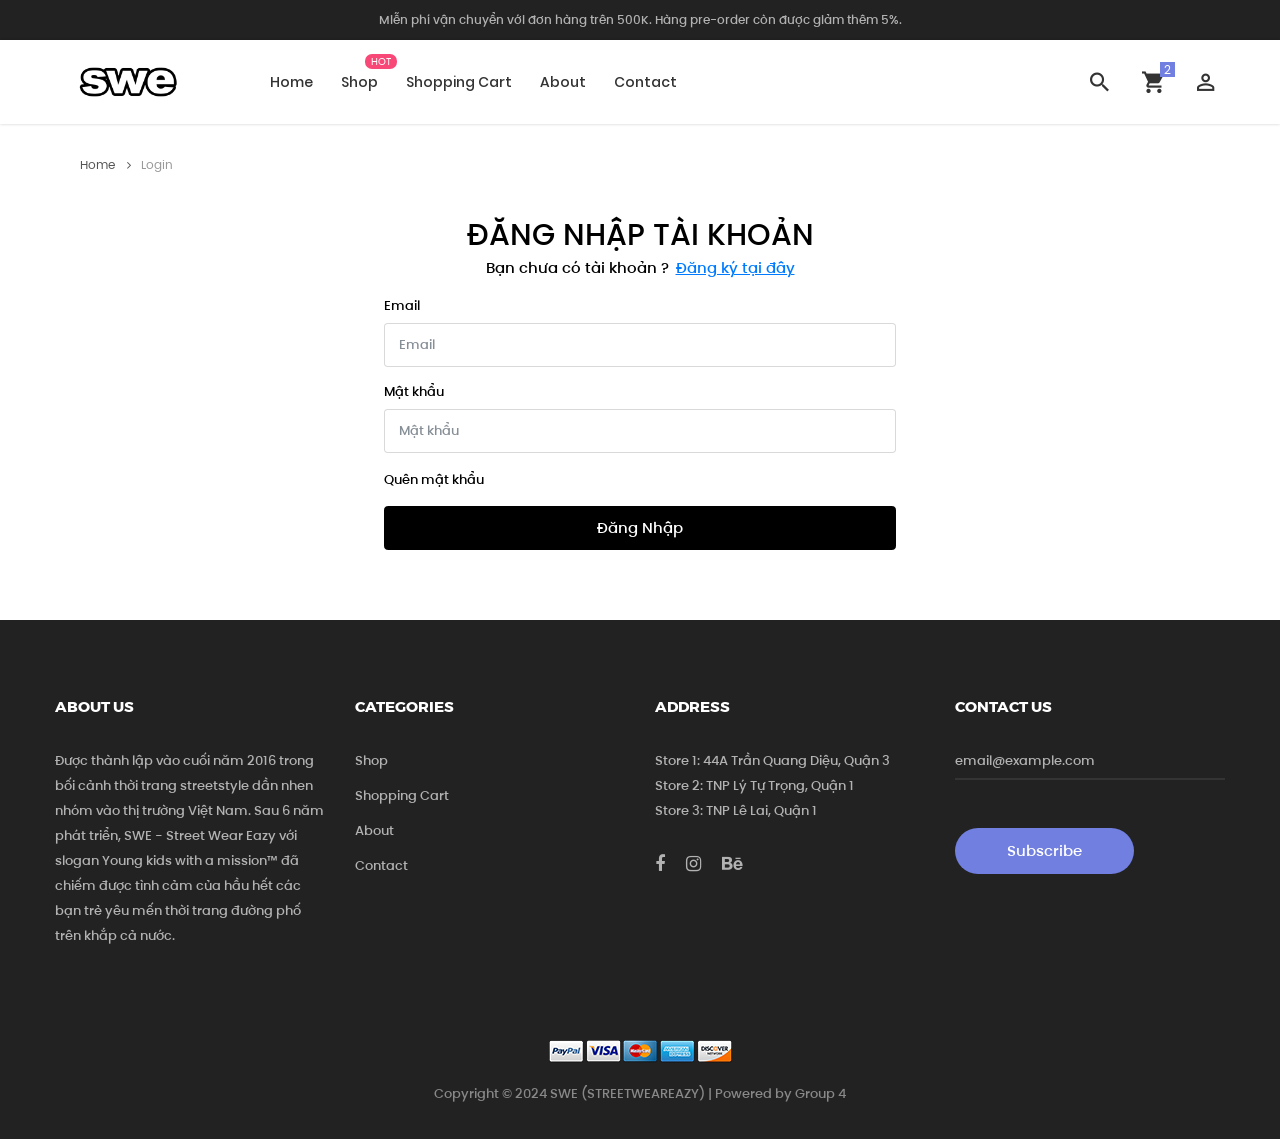
<file: login.html>
<!DOCTYPE html>
<html lang="en">

<head>
	<title>Tài Khoản</title>
	<meta charset="UTF-8">
	<meta name="viewport" content="width=device-width, initial-scale=1">
	<!--===============================================================================================-->
	<link rel="icon" type="image/png" href="images/icons/favicon.png" />
	<!--===============================================================================================-->
	<link rel="stylesheet" type="text/css" href="vendor/bootstrap/css/bootstrap.min.css">
	<!--===============================================================================================-->
	<link rel="stylesheet" type="text/css" href="fonts/font-awesome-4.7.0/css/font-awesome.min.css">
	<!--===============================================================================================-->
	<link rel="stylesheet" type="text/css" href="fonts/iconic/css/material-design-iconic-font.min.css">
	<!--===============================================================================================-->
	<link rel="stylesheet" type="text/css" href="fonts/linearicons-v1.0.0/icon-font.min.css">
	<!--===============================================================================================-->
	<link rel="stylesheet" type="text/css" href="vendor/animate/animate.css">
	<!--===============================================================================================-->
	<link rel="stylesheet" type="text/css" href="vendor/css-hamburgers/hamburgers.min.css">
	<!--===============================================================================================-->
	<link rel="stylesheet" type="text/css" href="vendor/animsition/css/animsition.min.css">
	<!--===============================================================================================-->
	<link rel="stylesheet" type="text/css" href="vendor/select2/select2.min.css">
	<!--===============================================================================================-->
	<link rel="stylesheet" type="text/css" href="vendor/perfect-scrollbar/perfect-scrollbar.css">
	<!--===============================================================================================-->
	<link rel="stylesheet" type="text/css" href="css/util.css">
	<link rel="stylesheet" type="text/css" href="css/main.css">
	<!--===============================================================================================-->
	<link rel="stylesheet" href="css/product.css">


</head>

<body class="animsition">

	<!-- Header -->
	<header class="header-v4">
		<!-- Header desktop -->
		<div class="container-menu-desktop">
			<!-- Topbar -->
			<div class="top-bar">
				<div class="content-topbar flex-sb-m h-full container">
					<div class="left-top-bar">
						Miễn phí vận chuyển với đơn hàng trên 500K. Hàng pre-order còn được giảm thêm 5%.
					</div>
				</div>
			</div>

			<div class="wrap-menu-desktop how-shadow1">
				<nav class="limiter-menu-desktop container">

					<!-- Logo desktop -->
					<a href="/home.html" class="logo">
						<img src="images/icons/logo-01.png" alt="IMG-LOGO">
					</a>

					<!-- Menu desktop -->
					<div class="menu-desktop">
						<ul class="main-menu">
							<li>
								<a href="home.html">Home</a>
							</li>

							<li class="label1" data-label1="hot">
								<a href="product.html">Shop</a>
							</li>

							<li>
								<a href="shoping-cart.html">Shopping Cart</a>
							</li>
							<li>
								<a href="about.html">About</a>
							</li>

							<li>
								<a href="contact.html">Contact</a>
							</li>
						</ul>
					</div>

					<!-- Icon header -->
					<div class="wrap-icon-header flex-w flex-r-m">
						<div class="icon-header-item cl2 hov-cl1 trans-04 p-l-22 p-r-11 js-show-modal-search">
							<i class="zmdi zmdi-search"></i>
						</div>

						<div class="icon-header-item cl2 hov-cl1 trans-04 p-l-22 p-r-11 icon-header-noti js-show-cart"
							data-notify="2">
							<i class="zmdi zmdi-shopping-cart"></i>
						</div>

						<div class="icon-user">
							<a href="/login.html"
								class="dis-block icon-header-item cl2 hov-cl1 trans-04 p-l-22 p-r-11 icon-header-noti">
								<i class="zmdi zmdi-account-o"></i>
							</a>
						</div>
					</div>
				</nav>
			</div>
		</div>

		<!-- Header Mobile -->
		<div class="wrap-header-mobile">
			<!-- Logo moblie -->
			<div class="logo-mobile">
				<a href="home.html"><img src="images/icons/logo-01.png" alt="IMG-LOGO"></a>
			</div>

			<!-- Icon header -->
			<div class="wrap-icon-header flex-w flex-r-m m-r-15">
				<div class="icon-header-item cl2 hov-cl1 trans-04 p-r-11 js-show-modal-search">
					<i class="zmdi zmdi-search"></i>
				</div>

				<div class="icon-header-item cl2 hov-cl1 trans-04 p-r-11 p-l-10 icon-header-noti js-show-cart"
					data-notify="2">
					<i class="zmdi zmdi-shopping-cart"></i>
				</div>

				<div class="icon-user">
					<a href="/login.html" class="dis-block icon-header-item cl2 hov-cl1 trans-04 p-l-22 p-r-11 icon-header-noti">
						<i class="zmdi zmdi-account-o"></i>
					</a>
				</div>
			</div>

			<!-- Button show menu -->
			<div class="btn-show-menu-mobile hamburger hamburger--squeeze">
				<span class="hamburger-box">
					<span class="hamburger-inner"></span>
				</span>
			</div>
		</div>


		<!-- Menu Mobile -->
		<div class="menu-mobile">
			<ul class="main-menu-m">
				<li>
					<a href="home.html">Home</a>
				</li>

				<li>
					<a href="product.html" class="label1 rs1" data-label1="hot">Shop</a>
				</li>

				<li>
					<a href="shoping-cart.html">Shopping Cart</a>
				</li>

				<li>
					<a href="about.html">About</a>
				</li>

				<li>
					<a href="contact.html">Contact</a>
				</li>
			</ul>
		</div>

		<!-- Modal Search -->
		<div class="modal-search-header flex-c-m trans-04 js-hide-modal-search">
			<div class="container-search-header">
				<button class="flex-c-m btn-hide-modal-search trans-04 js-hide-modal-search">
					<img src="images/icons/icon-close2.png" alt="CLOSE">
				</button>

				<form class="wrap-search-header flex-w p-l-15">
					<button class="flex-c-m trans-04">
						<i class="zmdi zmdi-search"></i>
					</button>
					<input class="plh3" type="text" name="search" placeholder=" Tìm kiếm...">
				</form>
			</div>
		</div>
	</header>

	<!-- Cart -->
	<div class="wrap-header-cart js-panel-cart">
		<div class="s-full js-hide-cart"></div>

		<div class="header-cart flex-col-l p-l-65 p-r-25">
			<div class="header-cart-title flex-w flex-sb-m p-b-8">
				<span class="mtext-103 cl2">
					Giỏ hàng của bạn
				</span>

				<div class="fs-35 lh-10 cl2 p-lr-5 pointer hov-cl1 trans-04 js-hide-cart">
					<i class="zmdi zmdi-close"></i>
				</div>
			</div>

			<div class="header-cart-content flex-w js-pscroll">
				<ul class="header-cart-wrapitem w-full">
					<li class="header-cart-item flex-w flex-t m-b-12">
						<div class="header-cart-item-img">
							<img src="images/item-cart-01.jpg" alt="IMG">
						</div>

						<div class="header-cart-item-txt p-t-8">
							<a href="#" class="header-cart-item-name m-b-18 hov-cl1 trans-04">
								NYLON BACKPACK 13
							</a>

							<span class="header-cart-item-info">
								1 x  179,000₫
							</span>
						</div>
					</li>

					<li class="header-cart-item flex-w flex-t m-b-12">
						<div class="header-cart-item-img">
							<img src="images/item-cart-02.jpg" alt="IMG">
						</div>

						<div class="header-cart-item-txt p-t-8">
							<a href="#" class="header-cart-item-name m-b-18 hov-cl1 trans-04">
								INTERWAVE ZIP HOODIE - CREAM
							</a>

							<span class="header-cart-item-info">
								1 x 516,000₫
							</span>
						</div>
					</li>

					<li class="header-cart-item flex-w flex-t m-b-12">
						<div class="header-cart-item-img">
							<img src="images/item-cart-03.jpg" alt="IMG">
						</div>

						<div class="header-cart-item-txt p-t-8">
							<a href="#" class="header-cart-item-name m-b-18 hov-cl1 trans-04">
								COLLAR SHIRT - BLUE
							</a>

							<span class="header-cart-item-info">
								1 x 320,000₫
							</span>
						</div>
					</li>
				</ul>

				<div class="w-full">
					<div class="header-cart-total w-full p-tb-40">
						Tổng tiền: 1,015,000₫
					</div>

					<div class="header-cart-buttons flex-w w-full">
						<a href="shoping-cart.html"
							class="flex-c-m stext-101 cl0 size-107 bg3 bor2 hov-btn3 p-lr-15 trans-04 m-r-8 m-b-10">
							Xem giỏ hàng
						</a>

						<a href="shoping-cart.html"
							class="flex-c-m stext-101 cl0 size-107 bg3 bor2 hov-btn3 p-lr-15 trans-04 m-b-10">
							Thanh Toán
						</a>
					</div>
				</div>
			</div>
		</div>
	</div>
	
	<!-- breadcrumb -->
	<div class="container">
		<div class="bread-crumb flex-w p-l-25 p-r-15 p-t-30 p-lr-0-lg">
			<a href="home.html" class="stext-109 cl8 hov-cl1 trans-04">
				Home
				<i class="fa fa-angle-right m-l-9 m-r-10" aria-hidden="true"></i>
			</a>

			<span class="stext-109 cl4">
				Login
			</span>
		</div>
	</div>

	
	<div class="login-page">
		<h2 class="textdangnhap text-center text-uppercase">Đăng nhập tài khoản</h2>
		<div class="chuacotk d-flex justify-content-center">
			<h6 class="text-center">Bạn chưa có tài khoản ?</h6>
			<a href="/register.html"><h6 class="texta text-center" >Đăng ký tại đây</h6></a>
		</div>
		<form>
			<div class="mb-3" style="margin-top: 20px;">
			  <label for="exampleInputEmail1" class="tkmk form-label">Email</label>
			  <input type="email" class="inputform form-control" id="exampleInputEmail1" aria-describedby="emailHelp" placeholder=" Email" required>			</div>
			<div class="mb-3">
			  <label for="exampleInputPassword1" class="tkmk form-label">Mật khẩu</label>
			  <input type="password" class="inputform form-control" id="exampleInputPassword1" placeholder=" Mật khẩu">
			</div>
			<div class="mb-3">
				<a class="quenmk" href="#">Quên mật khẩu</a>
			</div>
			<div class="button">
				<button type="button" class="btn btn-dark">Đăng Nhập</button>
			</div>
		  </form>
	</div>

	
	<!-- Footer -->
	<footer class="bg3 p-t-75 p-b-32">
		<div class="container">
			<div class="row">
				<div class="col-sm-6 col-lg-3 p-b-50">
					<h4 class="stext-301 cl0 p-b-30">
						ABOUT US
					</h4>

					<p class="stext-107 cl7 size-201">
						Được thành lập vào cuối năm 2016 trong bối cảnh thời trang streetstyle dần nhen nhóm vào thị
						trường Việt Nam. Sau 6 năm phát triển, SWE - Street Wear Eazy với slogan Young kids with a
						mission™ đã chiếm được tình cảm của hầu hết các bạn trẻ yêu mến thời trang đường phố trên khắp
						cả nước.
					</p>

				</div>

				<div class="col-sm-6 col-lg-3 p-b-50">
					<h4 class="stext-301 cl0 p-b-30">
						Categories
					</h4>

					<ul>
						<li class="p-b-10">
							<a href="/product.html" class="stext-107 cl7 hov-cl1 trans-04">
								Shop
							</a>
						</li>

						<li class="p-b-10">
							<a href="/shoping-cart.html" class="stext-107 cl7 hov-cl1 trans-04">
								Shopping Cart
							</a>
						</li>

						<li class="p-b-10">
							<a href="/about.html" class="stext-107 cl7 hov-cl1 trans-04">
								About
							</a>
						</li>
						<li class="p-b-10">
							<a href="/contact.html" class="stext-107 cl7 hov-cl1 trans-04">
								Contact
							</a>
						</li>
					</ul>
				</div>

				<div class="col-sm-6 col-lg-3 p-b-50">
					<h4 class="stext-301 cl0 p-b-30">
						Address
					</h4>

					<p class="stext-107 cl7 size-201">
						Store 1: 44A Trần Quang Diệu, Quận 3 <br>
						Store 2: TNP Lý Tự Trọng, Quận 1 <br>
						Store 3: TNP Lê Lai, Quận 1 <br>
					</p>

					<div class="p-t-27">
						<a href="" class="fs-18 cl7 hov-cl1 trans-04 m-r-16"
							onclick="window.open('https://www.facebook.com/streetweareazy')">
							<i class="fa fa-facebook"></i>
						</a>

						<a href="#" class="fs-18 cl7 hov-cl1 trans-04 m-r-16"
							onclick="window.open('https://www.instagram.com/swe.vn?fbclid=IwZXh0bgNhZW0CMTAAAR2eVGEt-mSt9nCtCppMc2zQ8ZbeJ8wahw8I2NEeQKGtOoWw5Fv3cL4uADU_aem_C9l3HfbUojAv2xgfsw2asw')">
							<i class="fa fa-instagram"></i>
						</a>

						<a href="#" class="fs-18 cl7 hov-cl1 trans-04 m-r-16"
							onclick="window.open('https://www.behance.net/lenguyenxeng')">
							<i class="fa fa-behance" aria-hidden="true"></i>
						</a>
					</div>
				</div>

				<div class="col-sm-6 col-lg-3 p-b-50">
					<h4 class="stext-301 cl0 p-b-30">
						contact us
					</h4>

					<form>
						<div class="wrap-input1 w-full p-b-4">
							<input class="input1 bg-none plh1 stext-107 cl7" type="text" name="email"
								placeholder="email@example.com">
							<div class="focus-input1 trans-04"></div>
						</div>

						<div class="p-t-18">
							<button class="flex-c-m stext-101 cl0 size-103 bg1 bor1 hov-btn2 p-lr-15 trans-04">
								Subscribe
							</button>
						</div>
					</form>
				</div>
			</div>

			<div class="p-t-40">
				<div class="flex-c-m flex-w p-b-18">
					<a href="#" class="m-all-1">
						<img src="images/icons/icon-pay-01.png" alt="ICON-PAY">
					</a>

					<a href="#" class="m-all-1">
						<img src="images/icons/icon-pay-02.png" alt="ICON-PAY">
					</a>

					<a href="#" class="m-all-1">
						<img src="images/icons/icon-pay-03.png" alt="ICON-PAY">
					</a>

					<a href="#" class="m-all-1">
						<img src="images/icons/icon-pay-04.png" alt="ICON-PAY">
					</a>

					<a href="#" class="m-all-1">
						<img src="images/icons/icon-pay-05.png" alt="ICON-PAY">
					</a>
				</div>

				<p class="stext-107 cl6 txt-center">
					Copyright &copy; 2024 SWE (STREETWEAREAZY) | Powered by Group 4</a>
				</p>
			</div>
		</div>
	</footer>



	<!-- Back to top -->
	<div class="btn-back-to-top" id="myBtn">
		<span class="symbol-btn-back-to-top">
			<i class="zmdi zmdi-chevron-up"></i>
		</span>
	</div>

	<!--===============================================================================================-->
	<script src="vendor/jquery/jquery-3.2.1.min.js"></script>
	<!--===============================================================================================-->
	<script src="vendor/animsition/js/animsition.min.js"></script>
	<!--===============================================================================================-->
	<script src="vendor/bootstrap/js/popper.js"></script>
	<script src="vendor/bootstrap/js/bootstrap.min.js"></script>
	<!--===============================================================================================-->
	<script src="vendor/select2/select2.min.js"></script>
	<script>
		$(".js-select2").each(function () {
			$(this).select2({
				minimumResultsForSearch: 20,
				dropdownParent: $(this).next('.dropDownSelect2')
			});
		})
	</script>
	<!--===============================================================================================-->
	<script src="vendor/MagnificPopup/jquery.magnific-popup.min.js"></script>
	<!--===============================================================================================-->
	<script src="vendor/perfect-scrollbar/perfect-scrollbar.min.js"></script>
	<script>
		$('.js-pscroll').each(function () {
			$(this).css('position', 'relative');
			$(this).css('overflow', 'hidden');
			var ps = new PerfectScrollbar(this, {
				wheelSpeed: 1,
				scrollingThreshold: 1000,
				wheelPropagation: false,
			});

			$(window).on('resize', function () {
				ps.update();
			})
		});
	</script>
	<!--===============================================================================================-->
	<script src="js/main.js"></script>

</body>

</html>
</file>
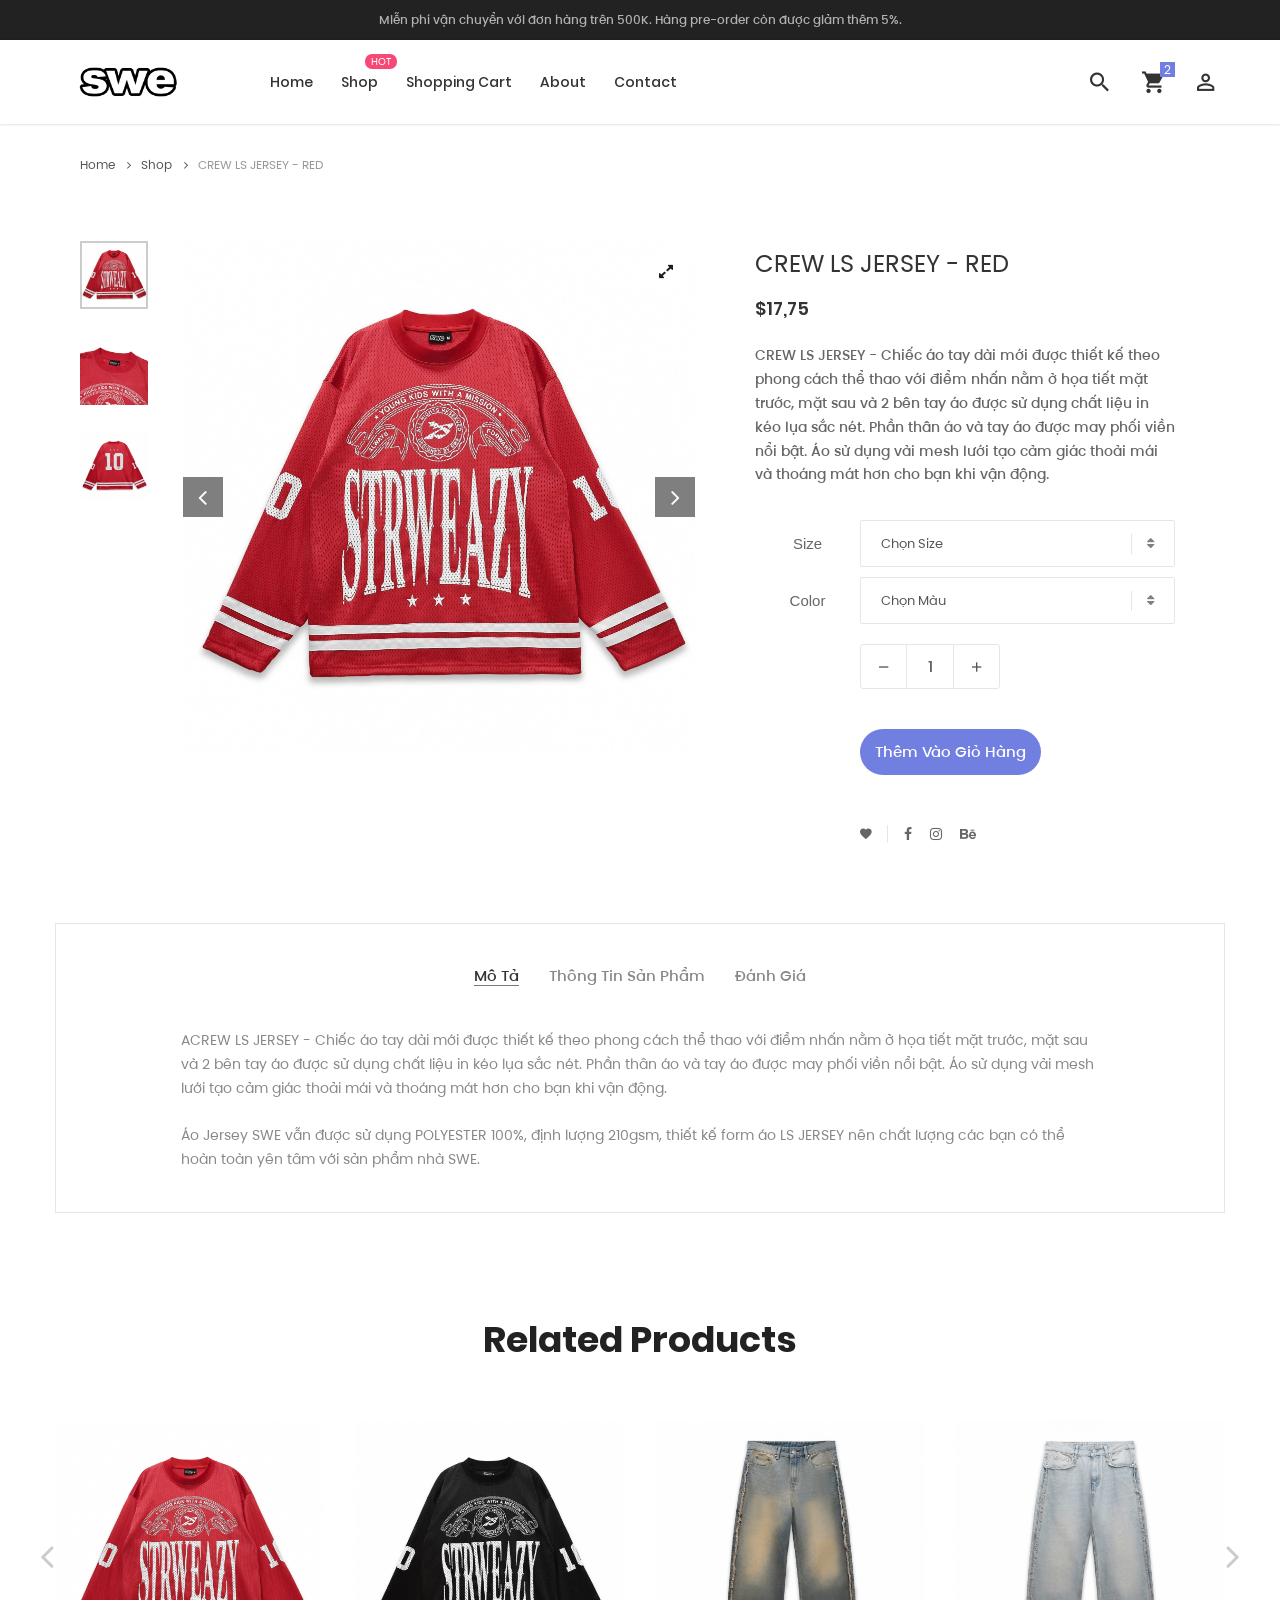
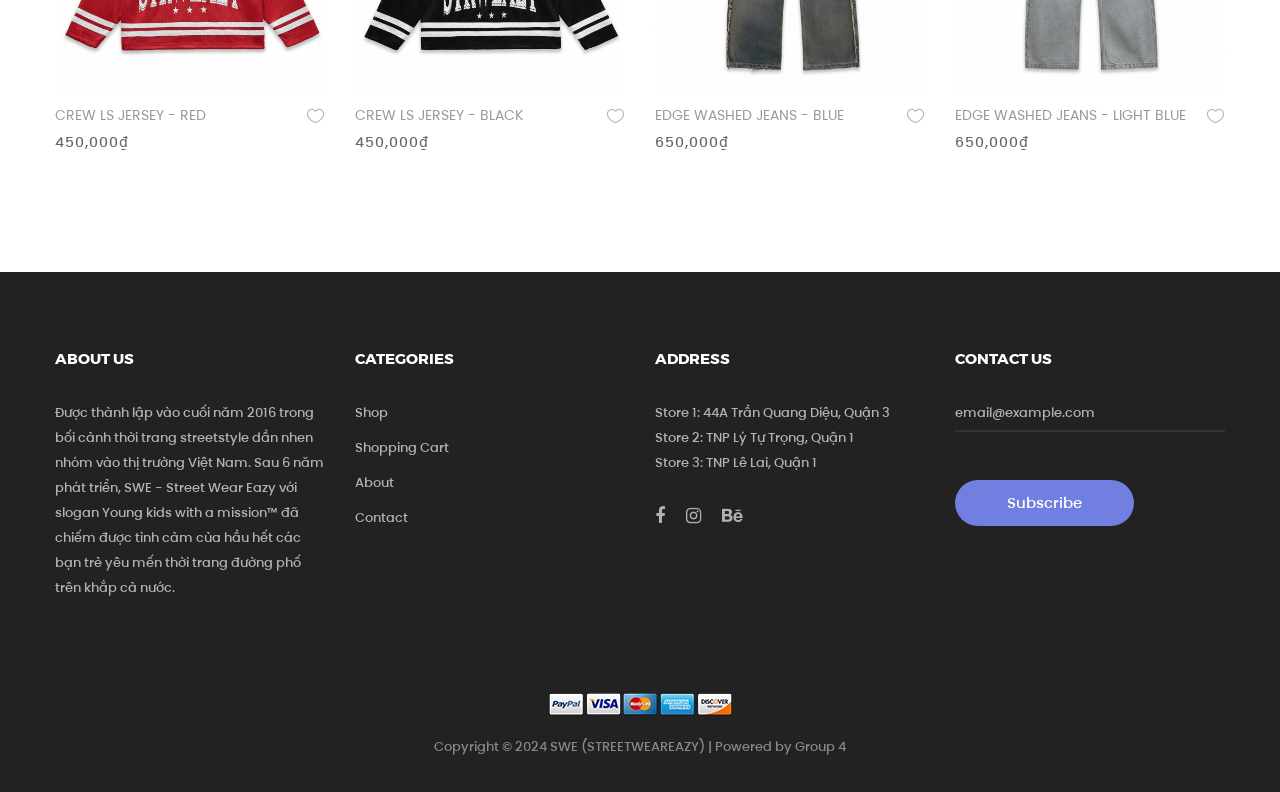
<file: product-detail.html>
<!DOCTYPE html>
<html lang="en">
<head>
	<title>Product Detail</title>
	<meta charset="UTF-8">
	<meta name="viewport" content="width=device-width, initial-scale=1">
<!--===============================================================================================-->	
	<link rel="icon" type="image/png" href="images/icons/favicon.png"/>
<!--===============================================================================================-->
	<link rel="stylesheet" type="text/css" href="vendor/bootstrap/css/bootstrap.min.css">
<!--===============================================================================================-->
	<link rel="stylesheet" type="text/css" href="fonts/font-awesome-4.7.0/css/font-awesome.min.css">
<!--===============================================================================================-->
	<link rel="stylesheet" type="text/css" href="fonts/iconic/css/material-design-iconic-font.min.css">
<!--===============================================================================================-->
	<link rel="stylesheet" type="text/css" href="fonts/linearicons-v1.0.0/icon-font.min.css">
<!--===============================================================================================-->
	<link rel="stylesheet" type="text/css" href="vendor/animate/animate.css">
<!--===============================================================================================-->	
	<link rel="stylesheet" type="text/css" href="vendor/css-hamburgers/hamburgers.min.css">
<!--===============================================================================================-->
	<link rel="stylesheet" type="text/css" href="vendor/animsition/css/animsition.min.css">
<!--===============================================================================================-->
	<link rel="stylesheet" type="text/css" href="vendor/select2/select2.min.css">
<!--===============================================================================================-->	
	<link rel="stylesheet" type="text/css" href="vendor/daterangepicker/daterangepicker.css">
<!--===============================================================================================-->
	<link rel="stylesheet" type="text/css" href="vendor/slick/slick.css">
<!--===============================================================================================-->
	<link rel="stylesheet" type="text/css" href="vendor/MagnificPopup/magnific-popup.css">
<!--===============================================================================================-->
	<link rel="stylesheet" type="text/css" href="vendor/perfect-scrollbar/perfect-scrollbar.css">
<!--===============================================================================================-->
	<link rel="stylesheet" type="text/css" href="css/util.css">
	<link rel="stylesheet" type="text/css" href="css/main.css">
<!--===============================================================================================-->
<link rel="stylesheet" href="css/product.css">


</head>
<body class="animsition">
	
	<!-- Header -->
	<header class="header-v4">
		<!-- Header desktop -->
		<div class="container-menu-desktop">
			<!-- Topbar -->
			<div class="top-bar">
				<div class="content-topbar flex-sb-m h-full container">
					<div class="left-top-bar">
						Miễn phí vận chuyển với đơn hàng trên 500K. Hàng pre-order còn được giảm thêm 5%.
					</div>
				</div>
			</div>

			<div class="wrap-menu-desktop how-shadow1">
				<nav class="limiter-menu-desktop container">
					
					<!-- Logo desktop -->		
					<a href="/home.html" class="logo">
						<img src="images/icons/logo-01.png" alt="IMG-LOGO">
					</a>

					<!-- Menu desktop -->
					<div class="menu-desktop">
						<ul class="main-menu">
							<li>
								<a href="home.html">Home</a>
							</li>

							<li class="label1" data-label1="hot">
								<a href="product.html">Shop</a>
							</li>

							<li>
								<a href="shoping-cart.html">Shopping Cart</a>
							</li>


							<li>
								<a href="about.html">About</a>
							</li>

							<li>
								<a href="contact.html">Contact</a>
							</li>
						</ul>
					</div>	

					<!-- Icon header -->
					<div class="wrap-icon-header flex-w flex-r-m">
						<div class="icon-header-item cl2 hov-cl1 trans-04 p-l-22 p-r-11 js-show-modal-search">
							<i class="zmdi zmdi-search"></i>
						</div>

						<div class="icon-header-item cl2 hov-cl1 trans-04 p-l-22 p-r-11 icon-header-noti js-show-cart" data-notify="2">
							<i class="zmdi zmdi-shopping-cart"></i>
						</div>

						<div class="icon-user">
							<a href="login.html" class="dis-block icon-header-item cl2 hov-cl1 trans-04 p-l-22 p-r-11 icon-header-noti">
								<i class="zmdi zmdi-account-o"></i>
							</a>
						</div>
					</div>
				</nav>
			</div>	
		</div>

		<!-- Header Mobile -->
		<div class="wrap-header-mobile">
			<!-- Logo moblie -->		
			<div class="logo-mobile">
				<a href="home.html"><img src="images/icons/logo-01.png" alt="IMG-LOGO"></a>
			</div>

			<!-- Icon header -->
			<div class="wrap-icon-header flex-w flex-r-m m-r-15">
				<div class="icon-header-item cl2 hov-cl1 trans-04 p-r-11 js-show-modal-search">
					<i class="zmdi zmdi-search"></i>
				</div>

				<div class="icon-header-item cl2 hov-cl1 trans-04 p-r-11 p-l-10 icon-header-noti js-show-cart" data-notify="2">
					<i class="zmdi zmdi-shopping-cart"></i>
				</div>

				<div class="icon-user">
					<a href="login.html" class="dis-block icon-header-item cl2 hov-cl1 trans-04 p-l-22 p-r-11 icon-header-noti">
						<i class="zmdi zmdi-account-o"></i>
					</a>
				</div>
			</div>

			<!-- Button show menu -->
			<div class="btn-show-menu-mobile hamburger hamburger--squeeze">
				<span class="hamburger-box">
					<span class="hamburger-inner"></span>
				</span>
			</div>
		</div>


		<!-- Menu Mobile -->
		<div class="menu-mobile">
			<ul class="main-menu-m">
				<li>
					<a href="home.html">Home</a>
				</li>

				<li>
					<a href="product.html"  class="label1 rs1" data-label1="hot">Shop</a>
				</li>

				<li>
					<a href="shoping-cart.html">Shopping Cart</a>
				</li>

				<li>
					<a href="about.html">About</a>
				</li>

				<li>
					<a href="contact.html">Contact</a>
				</li>
			</ul>
		</div>

		<!-- Modal Search -->
		<div class="modal-search-header flex-c-m trans-04 js-hide-modal-search">
			<div class="container-search-header">
				<button class="flex-c-m btn-hide-modal-search trans-04 js-hide-modal-search">
					<img src="images/icons/icon-close2.png" alt="CLOSE">
				</button>

				<form class="wrap-search-header flex-w p-l-15">
					<button class="flex-c-m trans-04">
						<i class="zmdi zmdi-search"></i>
					</button>
					<input class="plh3" type="text" name="search" placeholder=" Tìm kiếm...">
				</form>
			</div>
		</div>
	</header>

		<!-- Cart -->
		<div class="wrap-header-cart js-panel-cart">
			<div class="s-full js-hide-cart"></div>
	
			<div class="header-cart flex-col-l p-l-65 p-r-25">
				<div class="header-cart-title flex-w flex-sb-m p-b-8">
					<span class="mtext-103 cl2">
						Giỏ hàng của bạn
					</span>
	
					<div class="fs-35 lh-10 cl2 p-lr-5 pointer hov-cl1 trans-04 js-hide-cart">
						<i class="zmdi zmdi-close"></i>
					</div>
				</div>
	
				<div class="header-cart-content flex-w js-pscroll">
					<ul class="header-cart-wrapitem w-full">
						<li class="header-cart-item flex-w flex-t m-b-12">
							<div class="header-cart-item-img">
								<img src="images/item-cart-01.jpg" alt="IMG">
							</div>
	
							<div class="header-cart-item-txt p-t-8">
								<a href="#" class="header-cart-item-name m-b-18 hov-cl1 trans-04">
									NYLON BACKPACK 13
								</a>
	
								<span class="header-cart-item-info">
									1 x  179,000₫
								</span>
							</div>
						</li>
	
						<li class="header-cart-item flex-w flex-t m-b-12">
							<div class="header-cart-item-img">
								<img src="images/item-cart-02.jpg" alt="IMG">
							</div>
	
							<div class="header-cart-item-txt p-t-8">
								<a href="#" class="header-cart-item-name m-b-18 hov-cl1 trans-04">
									INTERWAVE ZIP HOODIE - CREAM
								</a>
	
								<span class="header-cart-item-info">
									1 x 516,000₫
								</span>
							</div>
						</li>
	
						<li class="header-cart-item flex-w flex-t m-b-12">
							<div class="header-cart-item-img">
								<img src="images/item-cart-03.jpg" alt="IMG">
							</div>
	
							<div class="header-cart-item-txt p-t-8">
								<a href="#" class="header-cart-item-name m-b-18 hov-cl1 trans-04">
									COLLAR SHIRT - BLUE
								</a>
	
								<span class="header-cart-item-info">
									1 x 320,000₫
								</span>
							</div>
						</li>
					</ul>
	
					<div class="w-full">
						<div class="header-cart-total w-full p-tb-40">
							Tổng tiền: 1,015,000₫
						</div>
	
						<div class="header-cart-buttons flex-w w-full">
							<a href="shoping-cart.html"
								class="flex-c-m stext-101 cl0 size-107 bg3 bor2 hov-btn3 p-lr-15 trans-04 m-r-8 m-b-10">
								Xem giỏ hàng
							</a>
	
							<a href="shoping-cart.html"
								class="flex-c-m stext-101 cl0 size-107 bg3 bor2 hov-btn3 p-lr-15 trans-04 m-b-10">
								Thanh Toán
							</a>
						</div>
					</div>
				</div>
			</div>
		</div>

	<!-- breadcrumb -->
	<div class="container">
		<div class="bread-crumb flex-w p-l-25 p-r-15 p-t-30 p-lr-0-lg">
			<a href="home.html" class="stext-109 cl8 hov-cl1 trans-04">
				Home
				<i class="fa fa-angle-right m-l-9 m-r-10" aria-hidden="true"></i>
			</a>

			<a href="product.html" class="stext-109 cl8 hov-cl1 trans-04">
				Shop
				<i class="fa fa-angle-right m-l-9 m-r-10" aria-hidden="true"></i>
			</a>

			<span class="stext-109 cl4">
				CREW LS JERSEY - RED
			</span>
		</div>
	</div>
		

	<!-- Product Detail -->
	<section class="sec-product-detail bg0 p-t-65 p-b-60">
		<div class="container">
			<div class="row">
				<div class="col-md-6 col-lg-7 p-b-30">
					<div class="p-l-25 p-r-30 p-lr-0-lg">
						<div class="wrap-slick3 flex-sb flex-w">
							<div class="wrap-slick3-dots"></div>
							<div class="wrap-slick3-arrows flex-sb-m flex-w"></div>

							<div class="slick3 gallery-lb">
								<div class="item-slick3" data-thumb="images/product-detail-01.jpg">
									<div class="wrap-pic-w pos-relative">
										<img src="images/product-detail-01.jpg" alt="IMG-PRODUCT">

										<a class="flex-c-m size-108 how-pos1 bor0 fs-16 cl10 bg0 hov-btn3 trans-04" href="images/product-detail-01.jpg">
											<i class="fa fa-expand"></i>
										</a>
									</div>
								</div>

								<div class="item-slick3" data-thumb="images/product-detail-02.jpg">
									<div class="wrap-pic-w pos-relative">
										<img src="images/product-detail-02.jpg" alt="IMG-PRODUCT">

										<a class="flex-c-m size-108 how-pos1 bor0 fs-16 cl10 bg0 hov-btn3 trans-04" href="images/product-detail-02.jpg">
											<i class="fa fa-expand"></i>
										</a>
									</div>
								</div>

								<div class="item-slick3" data-thumb="images/product-detail-03.jpg">
									<div class="wrap-pic-w pos-relative">
										<img src="images/product-detail-03.jpg" alt="IMG-PRODUCT">

										<a class="flex-c-m size-108 how-pos1 bor0 fs-16 cl10 bg0 hov-btn3 trans-04" href="images/product-detail-03.jpg">
											<i class="fa fa-expand"></i>
										</a>
									</div>
								</div>
							</div>
						</div>
					</div>
				</div>
					
				<div class="col-md-6 col-lg-5 p-b-30">
					<div class="p-r-50 p-t-5 p-lr-0-lg">
						<h4 class="mtext-105 cl2 js-name-detail p-b-14">
							CREW LS JERSEY - RED
						</h4>

						<span class="mtext-106 cl2">
							$17,75
						</span>

						<p style="font-family: Poppins, sans-serif; font-size: 14px; line-height: 1.7;" class=" cl3 p-t-23">
							CREW LS JERSEY - Chiếc áo tay dài mới được thiết kế theo phong cách thể thao với điểm nhấn nằm ở họa tiết mặt trước, mặt sau và 2 bên tay áo được sử dụng chất liệu in kéo lụa sắc nét. Phần thân áo và tay áo được may phối viền nổi bật. Áo sử dụng vải mesh lưới tạo cảm giác thoải mái và thoáng mát hơn cho bạn khi vận động.
						</p>
						
						<!--  -->
						<div class="p-t-33">
							<div class="flex-w flex-r-m p-b-10">
								<div class="size-203 flex-c-m respon6">
									Size
								</div>

								<div class="size-204 respon6-next">
									<div class="rs1-select2 bor8 bg0">
										<select class="js-select2" name="time">
											<option>Chọn Size</option>
											<option>Size S</option>
											<option>Size M</option>
											<option>Size L</option>
											<option>Size XL</option>
										</select>
										<div class="dropDownSelect2"></div>
									</div>
								</div>
							</div>

							<div class="flex-w flex-r-m p-b-10">
								<div class="size-203 flex-c-m respon6">
									Color
								</div>

								<div class="size-204 respon6-next">
									<div class="rs1-select2 bor8 bg0">
										<select class="js-select2" name="time">
											<option>Chọn Màu</option>
												<option>Đỏ</option>
												<option>Xanh</option>
												<option>Trắng</option>
												<option>Xám</option>
										</select>
										<div class="dropDownSelect2"></div>
									</div>
								</div>
							</div>

							<div class="flex-w flex-r-m p-b-10">
								<div class="size-204 flex-w flex-m respon6-next">
									<div class="wrap-num-product flex-w m-r-20 m-tb-10">
										<div class="btn-num-product-down cl8 hov-btn3 trans-04 flex-c-m">
											<i class="fs-16 zmdi zmdi-minus"></i>
										</div>

										<input class="mtext-104 cl3 txt-center num-product" type="number" name="num-product" value="1">

										<div class="btn-num-product-up cl8 hov-btn3 trans-04 flex-c-m">
											<i class="fs-16 zmdi zmdi-plus"></i>
										</div>
									</div>

									<button class="flex-c-m stext-101 cl0 size-101 bg1 bor1 hov-btn1 p-lr-15 trans-04 js-addcart-detail">
										Thêm vào giỏ hàng
									</button>
								</div>
							</div>	
						</div>

						<!--  -->
						<div class="flex-w flex-m p-l-100 p-t-40 respon7">
							<div class="flex-m bor9 p-r-10 m-r-11">
								<a href="#"
									class="fs-14 cl3 hov-cl1 trans-04 lh-10 p-lr-5 p-tb-2 js-addwish-detail tooltip100"
									data-tooltip="Add to Wishlist">
									<i class="zmdi zmdi-favorite"></i>
								</a>
							</div>

							<a href="#" class="fs-14 cl3 hov-cl1 trans-04 lh-10 p-lr-5 p-tb-2 m-r-8 tooltip100" onclick="window.open('https://www.facebook.com/streetweareazy')"
								data-tooltip="Facebook">
								<i class="fa fa-facebook"></i>
							</a>

							<a href="#" class="fs-14 cl3 hov-cl1 trans-04 lh-10 p-lr-5 p-tb-2 m-r-8 tooltip100" onclick="window.open('https://www.instagram.com/swe.vn?fbclid=IwZXh0bgNhZW0CMTAAAR2eVGEt-mSt9nCtCppMc2zQ8ZbeJ8wahw8I2NEeQKGtOoWw5Fv3cL4uADU_aem_C9l3HfbUojAv2xgfsw2asw')"
								data-tooltip="Instagram">
								<i class="fa fa-instagram"></i>
							</a>

							<a href="#" class="fs-14 cl3 hov-cl1 trans-04 lh-10 p-lr-5 p-tb-2 m-r-8 tooltip100" onclick="window.open('https://www.behance.net/lenguyenxeng')"
								data-tooltip="Behance">
								<i class="fa fa-behance"></i>
							</a>
						</div>
					</div>
				</div>
			</div>

			<div class="bor10 m-t-50 p-t-43 p-b-40">
				<!-- Tab01 -->
				<div class="tab01">
					<!-- Nav tabs -->
					<ul class="nav nav-tabs" role="tablist">
						<li class="nav-item p-b-10">
							<a class="nav-link active" data-toggle="tab" href="#description" role="tab">Mô Tả</a>
						</li>

						<li class="nav-item p-b-10">
							<a class="nav-link" data-toggle="tab" href="#information" role="tab">Thông Tin Sản Phẩm</a>
						</li>

						<li class="nav-item p-b-10">
							<a class="nav-link" data-toggle="tab" href="#reviews" role="tab">Đánh Giá</a>
						</li>
					</ul>

					<!-- Tab panes -->
					<div class="tab-content p-t-43">
						<!-- - -->
						<div class="tab-pane fade show active" id="description" role="tabpanel">
							<div class="how-pos2 p-lr-15-md">
								<p class="stext-102 cl6">
									ACREW LS JERSEY - Chiếc áo tay dài mới được thiết kế theo phong cách thể thao với điểm nhấn nằm ở họa tiết mặt trước, mặt sau và 2 bên tay áo được sử dụng chất liệu in kéo lụa sắc nét. Phần thân áo và tay áo được may phối viền nổi bật. Áo sử dụng vải mesh lưới tạo cảm giác thoải mái và thoáng mát hơn cho bạn khi vận động. <br> <br>

									Áo Jersey SWE vẫn được sử dụng POLYESTER 100%, định lượng 210gsm, thiết kế form áo LS JERSEY nên chất lượng các bạn có thể hoàn toàn yên tâm với sản phẩm nhà SWE.
							</div>
						</div>

						<!-- - -->
						<div class="tab-pane fade" id="information" role="tabpanel">
							<div class="row">
								<div class="col-sm-10 col-md-8 col-lg-6 m-lr-auto">
									<ul class="p-lr-28 p-lr-15-sm">
										<li class="flex-w flex-t p-b-7">
											<span class="stext-102 cl3 size-205">
												Màu
											</span>

											<span class="stext-102 cl6 size-206">
												Đỏ
											</span>
										</li>

										<li class="flex-w flex-t p-b-7">
											<span class="stext-102 cl3 size-205">
												Chất liệu
											</span>

											<span class="stext-102 cl6 size-206">
												POLYESTER 100%
											</span>
										</li>
										<li class="flex-w flex-t p-b-7">
											<span class="stext-102 cl3 size-205">
												Size
											</span>

											<span class="stext-102 cl6 size-206">
												X, M, L, XL
											</span>
										</li>
									</ul>
								</div>
							</div>
						</div>

						<!-- - -->
						<div class="tab-pane fade" id="reviews" role="tabpanel">
							<div class="row">
								<div class="col-sm-10 col-md-8 col-lg-6 m-lr-auto">
									<div class="p-b-30 m-lr-15-sm">
										<!-- Review -->
										<div class="flex-w flex-t p-b-68">
											<div class="wrap-pic-s size-109 bor0 of-hidden m-r-18 m-t-6">
												<img src="images/avatar-01.jpg" alt="AVATAR">
											</div>

											<div class="size-207">
												<div class="flex-w flex-sb-m p-b-17">
													<span class="mtext-107 cl2 p-r-20">
														Xèng
													</span>

													<span class="fs-18 cl11">
														<i class="zmdi zmdi-star"></i>
														<i class="zmdi zmdi-star"></i>
														<i class="zmdi zmdi-star"></i>
														<i class="zmdi zmdi-star"></i>
														<i class="zmdi zmdi-star-half"></i>
													</span>
												</div>

												<p class="stext-102 cl6">
													Sản phẩm đẹp, chất liệu áo tốt. Cho shop 5 sao, lần sau sẽ ủng hộ tiếp. Chất lượng là số 1!!
												</p>
											</div>
										</div>
										
										<!-- Add review -->
										<form class="w-full">
											<h5 class="mtext-108 cl2 p-b-7">
												Thêm đánh giá của bạn
											</h5>

											<p class="stext-102 cl6">
												Your email address will not be published. Required fields are marked *
											</p>

											<div class="flex-w flex-m p-t-50 p-b-23">
												<span class="stext-102 cl3 m-r-16">
													Bình chọn
												</span>

												<span class="wrap-rating fs-18 cl11 pointer" style="margin-top: -9px;">
													<i class="item-rating pointer zmdi zmdi-star-outline"></i>
													<i class="item-rating pointer zmdi zmdi-star-outline"></i>
													<i class="item-rating pointer zmdi zmdi-star-outline"></i>
													<i class="item-rating pointer zmdi zmdi-star-outline"></i>
													<i class="item-rating pointer zmdi zmdi-star-outline"></i>
													<input class="dis-none" type="number" name="rating">
												</span>
											</div>

											<div class="row p-b-25">
												<div class="col-12 p-b-5">
													<label class="stext-102 cl3" for="review">Bình luận</label>
													<textarea class="size-110 bor8 stext-102 cl2 p-lr-20 p-tb-10" id="review" name="review"></textarea>
												</div>

												<div class="col-sm-6">
													<label class="stext-102 cl3" for="name" style="margin-top: 10px;">Họ Tên</label>
													<input class="size-111 bor8 stext-102 cl2 p-lr-20" id="name" type="text" name="name">
												</div>

												<div class="col-sm-6">
													<label class="stext-102 cl3" for="email" style="margin-top: 10px;">Email</label>
													<input class="size-111 bor8 stext-102 cl2 p-lr-20" id="email" type="text" name="email">
												</div>
											</div>

											<button class="flex-c-m stext-101 cl0 size-112 bg7 bor11 hov-btn3 p-lr-15 trans-04 m-b-10">
												Bình luận
											</button>
										</form>
									</div>
								</div>
							</div>
						</div>
					</div>
				</div>
			</div>
		</div>
	</section>

	<!-- Related Products -->
	<section class="sec-relate-product bg0 p-t-45 p-b-105">
		<div class="container">
			<div class="p-b-45">
				<h3 class="ltext-106 cl5 txt-center">
					Related Products
				</h3>
			</div>

			<!-- Slide2 -->
			<div class="wrap-slick2">
				<div class="slick2">
					<div class="item-slick2 p-l-15 p-r-15 p-t-15 p-b-15">
						<!-- Block2 -->
						<div class="block2">
							<div class="block2-pic hov-img0">
								<img src="images/product-01.jpg" alt="IMG-PRODUCT">

								<a href="#" class="block2-btn flex-c-m stext-103 cl2 size-102 bg0 bor2 hov-btn1 p-lr-15 trans-04 js-show-modal1">
									Xem Chi Tiết
								</a>
							</div>

							<div class="block2-txt flex-w flex-t p-t-14">
								<div class="block2-txt-child1 flex-col-l ">
									<a href="product-detail.html" class="stext-104 cl4 hov-cl1 trans-04 js-name-b2 p-b-6">
										CREW LS JERSEY - RED
									</a>

									<span class="stext-105 cl3">
										450,000₫
									</span>
								</div>

								<div class="block2-txt-child2 flex-r p-t-3">
									<a href="#" class="btn-addwish-b2 dis-block pos-relative js-addwish-b2">
										<img class="icon-heart1 dis-block trans-04" src="images/icons/icon-heart-01.png" alt="ICON">
										<img class="icon-heart2 dis-block trans-04 ab-t-l" src="images/icons/icon-heart-02.png" alt="ICON">
									</a>
								</div>
							</div>
						</div>
					</div>

					<div class="item-slick2 p-l-15 p-r-15 p-t-15 p-b-15">
						<!-- Block2 -->
						<div class="block2">
							<div class="block2-pic hov-img0">
								<img src="images/product-02.jpg" alt="IMG-PRODUCT">

								<a href="#" class="block2-btn flex-c-m stext-103 cl2 size-102 bg0 bor2 hov-btn1 p-lr-15 trans-04 js-show-modal1">
									Xem Chi Tiết
								</a>
							</div>

							<div class="block2-txt flex-w flex-t p-t-14">
								<div class="block2-txt-child1 flex-col-l ">
									<a href="product-detail.html" class="stext-104 cl4 hov-cl1 trans-04 js-name-b2 p-b-6">
										CREW LS JERSEY - BLACK
									</a>

									<span class="stext-105 cl3">
										450,000₫
									</span>
								</div>

								<div class="block2-txt-child2 flex-r p-t-3">
									<a href="#" class="btn-addwish-b2 dis-block pos-relative js-addwish-b2">
										<img class="icon-heart1 dis-block trans-04" src="images/icons/icon-heart-01.png" alt="ICON">
										<img class="icon-heart2 dis-block trans-04 ab-t-l" src="images/icons/icon-heart-02.png" alt="ICON">
									</a>
								</div>
							</div>
						</div>
					</div>

					<div class="item-slick2 p-l-15 p-r-15 p-t-15 p-b-15">
						<!-- Block2 -->
						<div class="block2">
							<div class="block2-pic hov-img0">
								<img src="images/product-03.jpg" alt="IMG-PRODUCT">

								<a href="#" class="block2-btn flex-c-m stext-103 cl2 size-102 bg0 bor2 hov-btn1 p-lr-15 trans-04 js-show-modal1">
									Xem Chi Tiết
								</a>
							</div>

							<div class="block2-txt flex-w flex-t p-t-14">
								<div class="block2-txt-child1 flex-col-l ">
									<a href="product-detail.html" class="stext-104 cl4 hov-cl1 trans-04 js-name-b2 p-b-6">
										EDGE WASHED JEANS - BLUE
									</a>

									<span class="stext-105 cl3">
										650,000₫
									</span>
								</div>

								<div class="block2-txt-child2 flex-r p-t-3">
									<a href="#" class="btn-addwish-b2 dis-block pos-relative js-addwish-b2">
										<img class="icon-heart1 dis-block trans-04" src="images/icons/icon-heart-01.png" alt="ICON">
										<img class="icon-heart2 dis-block trans-04 ab-t-l" src="images/icons/icon-heart-02.png" alt="ICON">
									</a>
								</div>
							</div>
						</div>
					</div>

					<div class="item-slick2 p-l-15 p-r-15 p-t-15 p-b-15">
						<!-- Block2 -->
						<div class="block2">
							<div class="block2-pic hov-img0">
								<img src="images/product-04.jpg" alt="IMG-PRODUCT">

								<a href="#" class="block2-btn flex-c-m stext-103 cl2 size-102 bg0 bor2 hov-btn1 p-lr-15 trans-04 js-show-modal1">
									Xem Chi Tiết
								</a>
							</div>

							<div class="block2-txt flex-w flex-t p-t-14">
								<div class="block2-txt-child1 flex-col-l ">
									<a href="product-detail.html" class="stext-104 cl4 hov-cl1 trans-04 js-name-b2 p-b-6">
										EDGE WASHED JEANS - LIGHT BLUE
									</a>

									<span class="stext-105 cl3">
										650,000₫
									</span>
								</div>

								<div class="block2-txt-child2 flex-r p-t-3">
									<a href="#" class="btn-addwish-b2 dis-block pos-relative js-addwish-b2">
										<img class="icon-heart1 dis-block trans-04" src="images/icons/icon-heart-01.png" alt="ICON">
										<img class="icon-heart2 dis-block trans-04 ab-t-l" src="images/icons/icon-heart-02.png" alt="ICON">
									</a>
								</div>
							</div>
						</div>
					</div>

					<div class="item-slick2 p-l-15 p-r-15 p-t-15 p-b-15">
						<!-- Block2 -->
						<div class="block2">
							<div class="block2-pic hov-img0">
								<img src="images/product-05.jpg" alt="IMG-PRODUCT">

								<a href="#" class="block2-btn flex-c-m stext-103 cl2 size-102 bg0 bor2 hov-btn1 p-lr-15 trans-04 js-show-modal1">
									Xem Chi Tiết
								</a>
							</div>

							<div class="block2-txt flex-w flex-t p-t-14">
								<div class="block2-txt-child1 flex-col-l ">
									<a href="product-detail.html" class="stext-104 cl4 hov-cl1 trans-04 js-name-b2 p-b-6">
										NIGHTSTAR BACKPACK
									</a>

									<span class="stext-105 cl3">
										420,000₫
									</span>
								</div>

								<div class="block2-txt-child2 flex-r p-t-3">
									<a href="#" class="btn-addwish-b2 dis-block pos-relative js-addwish-b2">
										<img class="icon-heart1 dis-block trans-04" src="images/icons/icon-heart-01.png" alt="ICON">
										<img class="icon-heart2 dis-block trans-04 ab-t-l" src="images/icons/icon-heart-02.png" alt="ICON">
									</a>
								</div>
							</div>
						</div>
					</div>

					<div class="item-slick2 p-l-15 p-r-15 p-t-15 p-b-15">
						<!-- Block2 -->
						<div class="block2">
							<div class="block2-pic hov-img0">
								<img src="images/product-06.jpg" alt="IMG-PRODUCT">

								<a href="#" class="block2-btn flex-c-m stext-103 cl2 size-102 bg0 bor2 hov-btn1 p-lr-15 trans-04 js-show-modal1">
									Xem Chi Tiết
								</a>
							</div>

							<div class="block2-txt flex-w flex-t p-t-14">
								<div class="block2-txt-child1 flex-col-l ">
									<a href="product-detail.html" class="stext-104 cl4 hov-cl1 trans-04 js-name-b2 p-b-6">
										S LETTER CAP - BLUE
									</a>

									<span class="stext-105 cl3">
										250,000₫
									</span>
								</div>

								<div class="block2-txt-child2 flex-r p-t-3">
									<a href="#" class="btn-addwish-b2 dis-block pos-relative js-addwish-b2">
										<img class="icon-heart1 dis-block trans-04" src="images/icons/icon-heart-01.png" alt="ICON">
										<img class="icon-heart2 dis-block trans-04 ab-t-l" src="images/icons/icon-heart-02.png" alt="ICON">
									</a>
								</div>
							</div>
						</div>
					</div>

					<div class="item-slick2 p-l-15 p-r-15 p-t-15 p-b-15">
						<!-- Block2 -->
						<div class="block2">
							<div class="block2-pic hov-img0">
								<img src="images/product-07.jpg" alt="IMG-PRODUCT">

								<a href="#" class="block2-btn flex-c-m stext-103 cl2 size-102 bg0 bor2 hov-btn1 p-lr-15 trans-04 js-show-modal1">
									Xem Chi Tiết
								</a>
							</div>

							<div class="block2-txt flex-w flex-t p-t-14">
								<div class="block2-txt-child1 flex-col-l ">
									<a href="product-detail.html" class="stext-104 cl4 hov-cl1 trans-04 js-name-b2 p-b-6">
										E LETTER CAP - BEIGE
									</a>

									<span class="stext-105 cl3">
										250,000₫
									</span>
								</div>

								<div class="block2-txt-child2 flex-r p-t-3">
									<a href="#" class="btn-addwish-b2 dis-block pos-relative js-addwish-b2">
										<img class="icon-heart1 dis-block trans-04" src="images/icons/icon-heart-01.png" alt="ICON">
										<img class="icon-heart2 dis-block trans-04 ab-t-l" src="images/icons/icon-heart-02.png" alt="ICON">
									</a>
								</div>
							</div>
						</div>
					</div>

					<div class="item-slick2 p-l-15 p-r-15 p-t-15 p-b-15">
						<!-- Block2 -->
						<div class="block2">
							<div class="block2-pic hov-img0">
								<img src="images/product-08.jpg" alt="IMG-PRODUCT">

								<a href="#" class="block2-btn flex-c-m stext-103 cl2 size-102 bg0 bor2 hov-btn1 p-lr-15 trans-04 js-show-modal1">
									Xem Chi Tiết
								</a>
							</div>

							<div class="block2-txt flex-w flex-t p-t-14">
								<div class="block2-txt-child1 flex-col-l ">
									<a href="product-detail.html" class="stext-104 cl4 hov-cl1 trans-04 js-name-b2 p-b-6">
										KA STRIPED TOTE - PINK
									</a>

									<span class="stext-105 cl3">
										320,000₫
									</span>
								</div>

								<div class="block2-txt-child2 flex-r p-t-3">
									<a href="#" class="btn-addwish-b2 dis-block pos-relative js-addwish-b2">
										<img class="icon-heart1 dis-block trans-04" src="images/icons/icon-heart-01.png" alt="ICON">
										<img class="icon-heart2 dis-block trans-04 ab-t-l" src="images/icons/icon-heart-02.png" alt="ICON">
									</a>
								</div>
							</div>
						</div>
					</div>
				</div>
			</div>
		</div>
	</section>
		

	<!-- Footer -->
	<footer class="bg3 p-t-75 p-b-32">
		<div class="container">
			<div class="row">
				<div class="col-sm-6 col-lg-3 p-b-50">
					<h4 class="stext-301 cl0 p-b-30">
						ABOUT US
					</h4>

					<p class="stext-107 cl7 size-201">
						Được thành lập vào cuối năm 2016 trong bối cảnh thời trang streetstyle dần nhen nhóm vào thị trường Việt Nam. Sau 6 năm phát triển, SWE - Street Wear Eazy với slogan Young kids with a mission™ đã chiếm được tình cảm của hầu hết các bạn trẻ yêu mến thời trang đường phố trên khắp cả nước.
					</p>

				</div>

				<div class="col-sm-6 col-lg-3 p-b-50">
					<h4 class="stext-301 cl0 p-b-30">
						Categories
					</h4>

					<ul>
						<li class="p-b-10">
							<a href="/product.html" class="stext-107 cl7 hov-cl1 trans-04">
								Shop
							</a>
						</li>

						<li class="p-b-10">
							<a href="/shoping-cart.html" class="stext-107 cl7 hov-cl1 trans-04">
								Shopping Cart
							</a>
						</li>
						<li class="p-b-10">
							<a href="/about.html" class="stext-107 cl7 hov-cl1 trans-04">
								About
							</a>
						</li>
						<li class="p-b-10">
							<a href="/contact.html" class="stext-107 cl7 hov-cl1 trans-04">
								Contact
							</a>
						</li>
					</ul>
				</div>

				<div class="col-sm-6 col-lg-3 p-b-50">
					<h4 class="stext-301 cl0 p-b-30">
						Address
					</h4>

					<p class="stext-107 cl7 size-201">
						Store 1: 44A Trần Quang Diệu, Quận 3 <br>
						Store 2: TNP Lý Tự Trọng, Quận 1 <br>
						Store 3: TNP Lê Lai, Quận 1 <br>
					</p>

					<div class="p-t-27">
						<a href="" class="fs-18 cl7 hov-cl1 trans-04 m-r-16" onclick="window.open('https://www.facebook.com/streetweareazy')">
							<i class="fa fa-facebook"></i>
						</a>

						<a href="#" class="fs-18 cl7 hov-cl1 trans-04 m-r-16" onclick="window.open('https://www.instagram.com/swe.vn?fbclid=IwZXh0bgNhZW0CMTAAAR2eVGEt-mSt9nCtCppMc2zQ8ZbeJ8wahw8I2NEeQKGtOoWw5Fv3cL4uADU_aem_C9l3HfbUojAv2xgfsw2asw')">
							<i class="fa fa-instagram"></i>
						</a>

						<a href="#" class="fs-18 cl7 hov-cl1 trans-04 m-r-16" onclick="window.open('https://www.behance.net/lenguyenxeng')">
							<i class="fa fa-behance" aria-hidden="true"></i>
						</a>
					</div>
				</div>

				<div class="col-sm-6 col-lg-3 p-b-50">
					<h4 class="stext-301 cl0 p-b-30">
						contact us
					</h4>

					<form>
						<div class="wrap-input1 w-full p-b-4">
							<input class="input1 bg-none plh1 stext-107 cl7" type="text" name="email" placeholder="email@example.com">
							<div class="focus-input1 trans-04"></div>
						</div>

						<div class="p-t-18">
							<button class="flex-c-m stext-101 cl0 size-103 bg1 bor1 hov-btn2 p-lr-15 trans-04">
								Subscribe
							</button>
						</div>
					</form>
				</div>
			</div>

			<div class="p-t-40">
				<div class="flex-c-m flex-w p-b-18">
					<a href="#" class="m-all-1">
						<img src="images/icons/icon-pay-01.png" alt="ICON-PAY">
					</a>

					<a href="#" class="m-all-1">
						<img src="images/icons/icon-pay-02.png" alt="ICON-PAY">
					</a>

					<a href="#" class="m-all-1">
						<img src="images/icons/icon-pay-03.png" alt="ICON-PAY">
					</a>

					<a href="#" class="m-all-1">
						<img src="images/icons/icon-pay-04.png" alt="ICON-PAY">
					</a>

					<a href="#" class="m-all-1">
						<img src="images/icons/icon-pay-05.png" alt="ICON-PAY">
					</a>
				</div>

				<p class="stext-107 cl6 txt-center">
					Copyright &copy; 2024 SWE (STREETWEAREAZY) | Powered by Group 4</a>
				</p>
			</div>
		</div>
	</footer>



	<!-- Back to top -->
	<div class="btn-back-to-top" id="myBtn">
		<span class="symbol-btn-back-to-top">
			<i class="zmdi zmdi-chevron-up"></i>
		</span>
	</div>

	<!-- Modal1 -->
	<div class="wrap-modal1 js-modal1 p-t-60 p-b-20">
		<div class="overlay-modal1 js-hide-modal1"></div>

		<div class="container">
			<div class="bg0 p-t-60 p-b-30 p-lr-15-lg how-pos3-parent">
				<button class="how-pos3 hov3 trans-04 js-hide-modal1">
					<img src="images/icons/icon-close.png" alt="CLOSE">
				</button>

				<div class="row">
					<div class="col-md-6 col-lg-7 p-b-30">
						<div class="p-l-25 p-r-30 p-lr-0-lg">
							<div class="wrap-slick3 flex-sb flex-w">
								<div class="wrap-slick3-dots"></div>
								<div class="wrap-slick3-arrows flex-sb-m flex-w"></div>

								<div class="slick3 gallery-lb">
									<div class="item-slick3" data-thumb="images/product-detail-01.jpg">
										<div class="wrap-pic-w pos-relative">
											<img src="images/product-detail-01.jpg" alt="IMG-PRODUCT">

											<a class="flex-c-m size-108 how-pos1 bor0 fs-16 cl10 bg0 hov-btn3 trans-04" href="images/product-detail-01.jpg">
												<i class="fa fa-expand"></i>
											</a>
										</div>
									</div>

									<div class="item-slick3" data-thumb="images/product-detail-02.jpg">
										<div class="wrap-pic-w pos-relative">
											<img src="images/product-detail-02.jpg" alt="IMG-PRODUCT">

											<a class="flex-c-m size-108 how-pos1 bor0 fs-16 cl10 bg0 hov-btn3 trans-04" href="images/product-detail-02.jpg">
												<i class="fa fa-expand"></i>
											</a>
										</div>
									</div>

									<div class="item-slick3" data-thumb="images/product-detail-03.jpg">
										<div class="wrap-pic-w pos-relative">
											<img src="images/product-detail-03.jpg" alt="IMG-PRODUCT">

											<a class="flex-c-m size-108 how-pos1 bor0 fs-16 cl10 bg0 hov-btn3 trans-04" href="images/product-detail-03.jpg">
												<i class="fa fa-expand"></i>
											</a>
										</div>
									</div>
								</div>
							</div>
						</div>
					</div>
					
					<div class="col-md-6 col-lg-5 p-b-30">
						<div class="p-r-50 p-t-5 p-lr-0-lg">
							<h4 class="mtext-105 cl2 js-name-detail p-b-14">
								CREW LS JERSEY - RED
							</h4>

							<span class="mtext-106 cl2">
								$17,75
							</span>

							<p style="font-size: 14px; line-height: 1.7;" class="cl3 p-t-23">
								CREW LS JERSEY - Chiếc áo tay dài mới được thiết kế theo phong cách thể thao với điểm nhấn nằm ở họa tiết mặt trước, mặt sau và 2 bên tay áo được sử dụng chất liệu in kéo lụa sắc nét. Phần thân áo và tay áo được may phối viền nổi bật. Áo sử dụng vải mesh lưới tạo cảm giác thoải mái và thoáng mát hơn cho bạn khi vận động.
							</p>
							
							<!--  -->
							<div class="p-t-33">
								<div class="flex-w flex-r-m p-b-10">
									<div class="size-203 flex-c-m respon6">
										Size
									</div>

									<div class="size-204 respon6-next">
										<div class="rs1-select2 bor8 bg0">
											<select class="js-select2" name="time">
												<option>Chọn size</option>
												<option>Size S</option>
												<option>Size M</option>
												<option>Size L</option>
												<option>Size XL</option>
											</select>
											<div class="dropDownSelect2"></div>
										</div>
									</div>
								</div>

								<div class="flex-w flex-r-m p-b-10">
									<div class="size-203 flex-c-m respon6">
										Color
									</div>

									<div class="size-204 respon6-next">
										<div class="rs1-select2 bor8 bg0">
											<select class="js-select2" name="time">
												<option>Chọn màu</option>
												<option>Đỏ</option>
												<option>Xanh</option>
												<option>Trắng</option>
												<option>Xám</option>
											</select>
											<div class="dropDownSelect2"></div>
										</div>
									</div>
								</div>

								<div class="flex-w flex-r-m p-b-10">
									<div class="size-204 flex-w flex-m respon6-next">
										<div class="wrap-num-product flex-w m-r-20 m-tb-10">
											<div class="btn-num-product-down cl8 hov-btn3 trans-04 flex-c-m">
												<i class="fs-16 zmdi zmdi-minus"></i>
											</div>

											<input class="mtext-104 cl3 txt-center num-product" type="number" name="num-product" value="1">

											<div class="btn-num-product-up cl8 hov-btn3 trans-04 flex-c-m">
												<i class="fs-16 zmdi zmdi-plus"></i>
											</div>
										</div>

										<button class="flex-c-m stext-101 cl0 size-101 bg1 bor1 hov-btn1 p-lr-15 trans-04 js-addcart-detail">
											Thêm vào giỏ hàng
										</button>
									</div>
								</div>	
							</div>

							<!--  -->
							<div class="flex-w flex-m p-l-100 p-t-40 respon7">
								<div class="flex-m bor9 p-r-10 m-r-11">
									<a href="#"
										class="fs-14 cl3 hov-cl1 trans-04 lh-10 p-lr-5 p-tb-2 js-addwish-detail tooltip100"
										data-tooltip="Add to Wishlist">
										<i class="zmdi zmdi-favorite"></i>
									</a>
								</div>

								<a href="#" class="fs-14 cl3 hov-cl1 trans-04 lh-10 p-lr-5 p-tb-2 m-r-8 tooltip100" onclick="window.open('https://www.facebook.com/streetweareazy')"
									data-tooltip="Facebook">
									<i class="fa fa-facebook"></i>
								</a>

								<a href="#" class="fs-14 cl3 hov-cl1 trans-04 lh-10 p-lr-5 p-tb-2 m-r-8 tooltip100" onclick="window.open('https://www.instagram.com/swe.vn?fbclid=IwZXh0bgNhZW0CMTAAAR2eVGEt-mSt9nCtCppMc2zQ8ZbeJ8wahw8I2NEeQKGtOoWw5Fv3cL4uADU_aem_C9l3HfbUojAv2xgfsw2asw')"
									data-tooltip="Instagram">
									<i class="fa fa-instagram"></i>
								</a>

								<a href="#" class="fs-14 cl3 hov-cl1 trans-04 lh-10 p-lr-5 p-tb-2 m-r-8 tooltip100" onclick="window.open('https://www.behance.net/lenguyenxeng')"
									data-tooltip="Behance">
									<i class="fa fa-behance"></i>
								</a>
							</div>
						</div>
					</div>
				</div>
			</div>
		</div>
	</div>

<!--===============================================================================================-->	
	<script src="vendor/jquery/jquery-3.2.1.min.js"></script>
<!--===============================================================================================-->
	<script src="vendor/animsition/js/animsition.min.js"></script>
<!--===============================================================================================-->
	<script src="vendor/bootstrap/js/popper.js"></script>
	<script src="vendor/bootstrap/js/bootstrap.min.js"></script>
<!--===============================================================================================-->
	<script src="vendor/select2/select2.min.js"></script>
	<script>
		$(".js-select2").each(function(){
			$(this).select2({
				minimumResultsForSearch: 20,
				dropdownParent: $(this).next('.dropDownSelect2')
			});
		})
	</script>
<!--===============================================================================================-->
	<script src="vendor/daterangepicker/moment.min.js"></script>
	<script src="vendor/daterangepicker/daterangepicker.js"></script>
<!--===============================================================================================-->
	<script src="vendor/slick/slick.min.js"></script>
	<script src="js/slick-custom.js"></script>
<!--===============================================================================================-->
	<script src="vendor/parallax100/parallax100.js"></script>
	<script>
        $('.parallax100').parallax100();
	</script>
<!--===============================================================================================-->
	<script src="vendor/MagnificPopup/jquery.magnific-popup.min.js"></script>
	<script>
		$('.gallery-lb').each(function() { // the containers for all your galleries
			$(this).magnificPopup({
		        delegate: 'a', // the selector for gallery item
		        type: 'image',
		        gallery: {
		        	enabled:true
		        },
		        mainClass: 'mfp-fade'
		    });
		});
	</script>
<!--===============================================================================================-->
	<script src="vendor/isotope/isotope.pkgd.min.js"></script>
<!--===============================================================================================-->
	<script src="vendor/sweetalert/sweetalert.min.js"></script>
	<script>
		$('.js-addwish-b2, .js-addwish-detail').on('click', function(e){
			e.preventDefault();
		});

		$('.js-addwish-b2').each(function(){
			var nameProduct = $(this).parent().parent().find('.js-name-b2').html();
			$(this).on('click', function(){
				swal(nameProduct, "Đã thêm vào mục yêu thích !", "success");

				$(this).addClass('js-addedwish-b2');
				$(this).off('click');
			});
		});

		$('.js-addwish-detail').each(function(){
			var nameProduct = $(this).parent().parent().parent().find('.js-name-detail').html();

			$(this).on('click', function(){
				swal(nameProduct, "Đã thêm vào mục yêu thích !", "success");

				$(this).addClass('js-addedwish-detail');
				$(this).off('click');
			});
		});

		/*---------------------------------------------*/

		$('.js-addcart-detail').each(function(){
			var nameProduct = $(this).parent().parent().parent().parent().find('.js-name-detail').html();
			$(this).on('click', function(){
				swal(nameProduct, "Đã thêm vào giỏ hàng !", "success");
			});
		});
	
	</script>
<!--===============================================================================================-->
	<script src="vendor/perfect-scrollbar/perfect-scrollbar.min.js"></script>
	<script>
		$('.js-pscroll').each(function(){
			$(this).css('position','relative');
			$(this).css('overflow','hidden');
			var ps = new PerfectScrollbar(this, {
				wheelSpeed: 1,
				scrollingThreshold: 1000,
				wheelPropagation: false,
			});

			$(window).on('resize', function(){
				ps.update();
			})
		});
	</script>
<!--===============================================================================================-->
	<script src="js/main.js"></script>

</body>
</html>
</file>
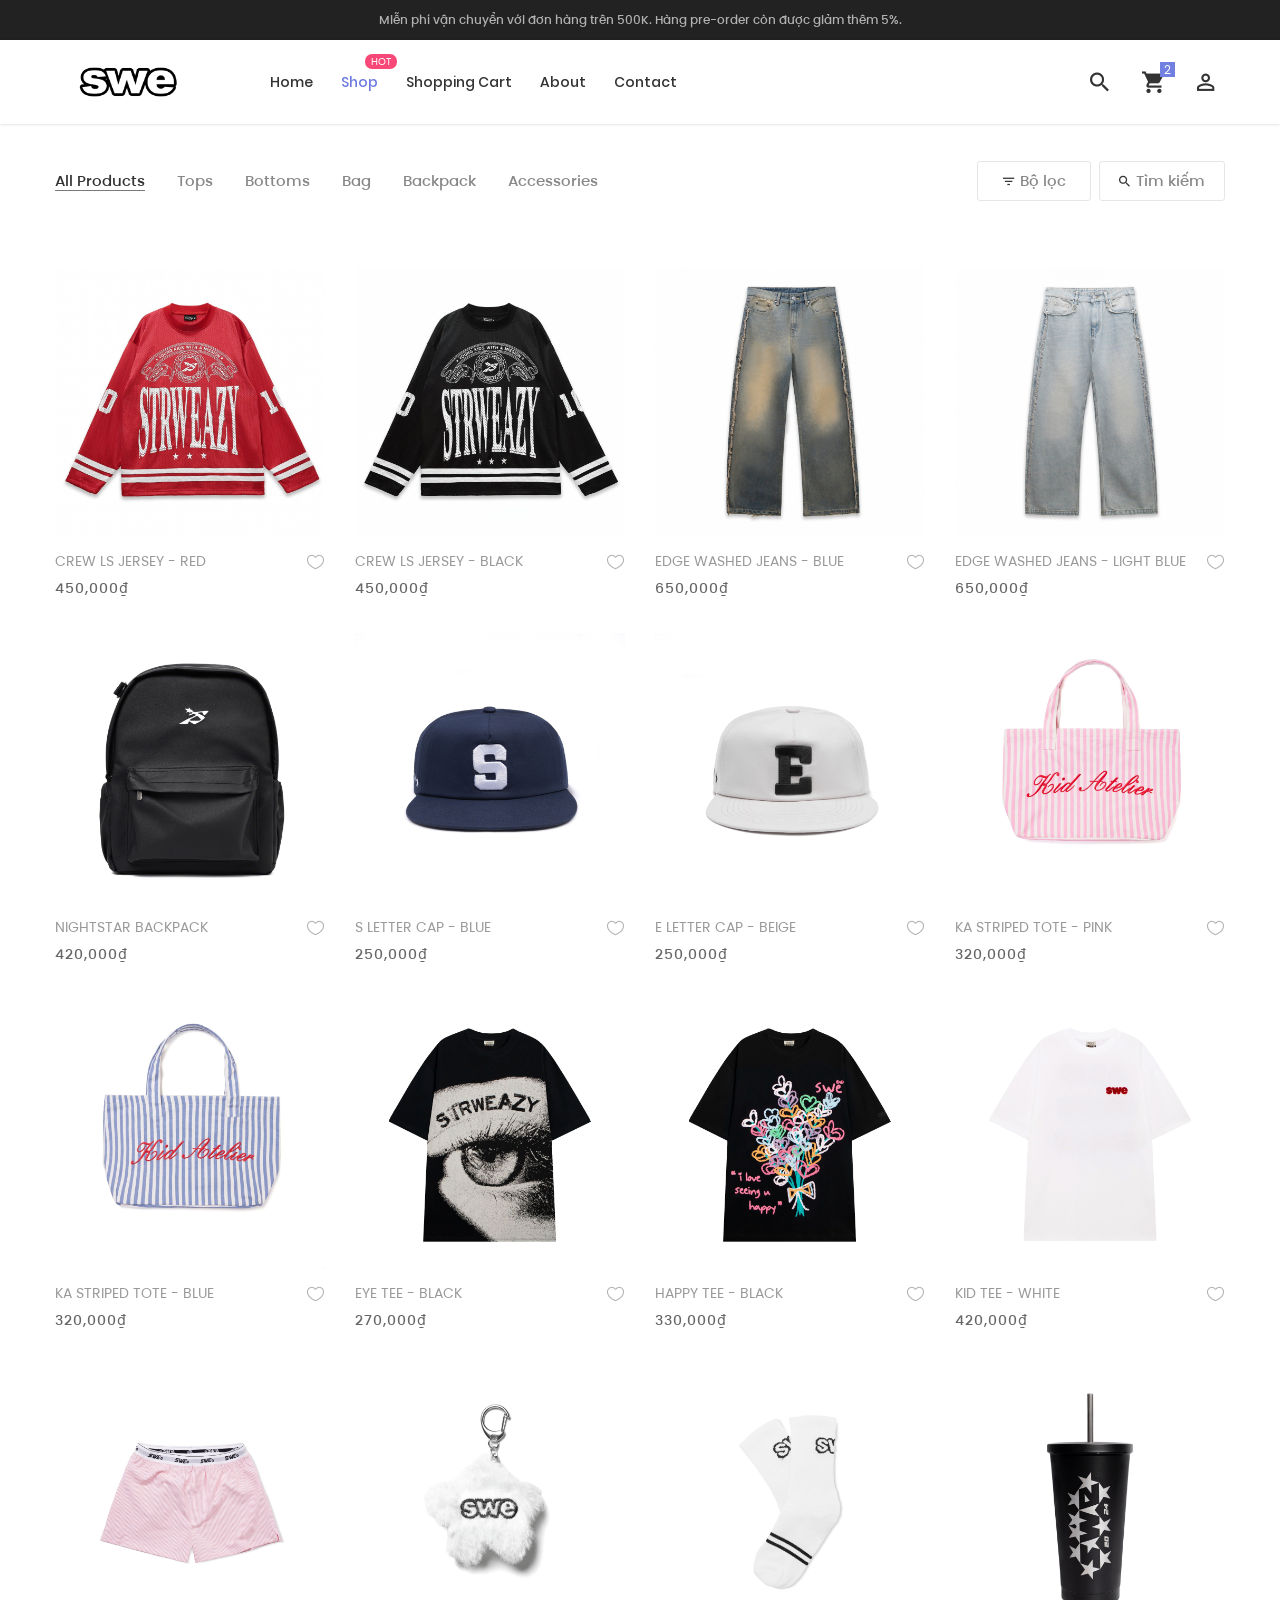
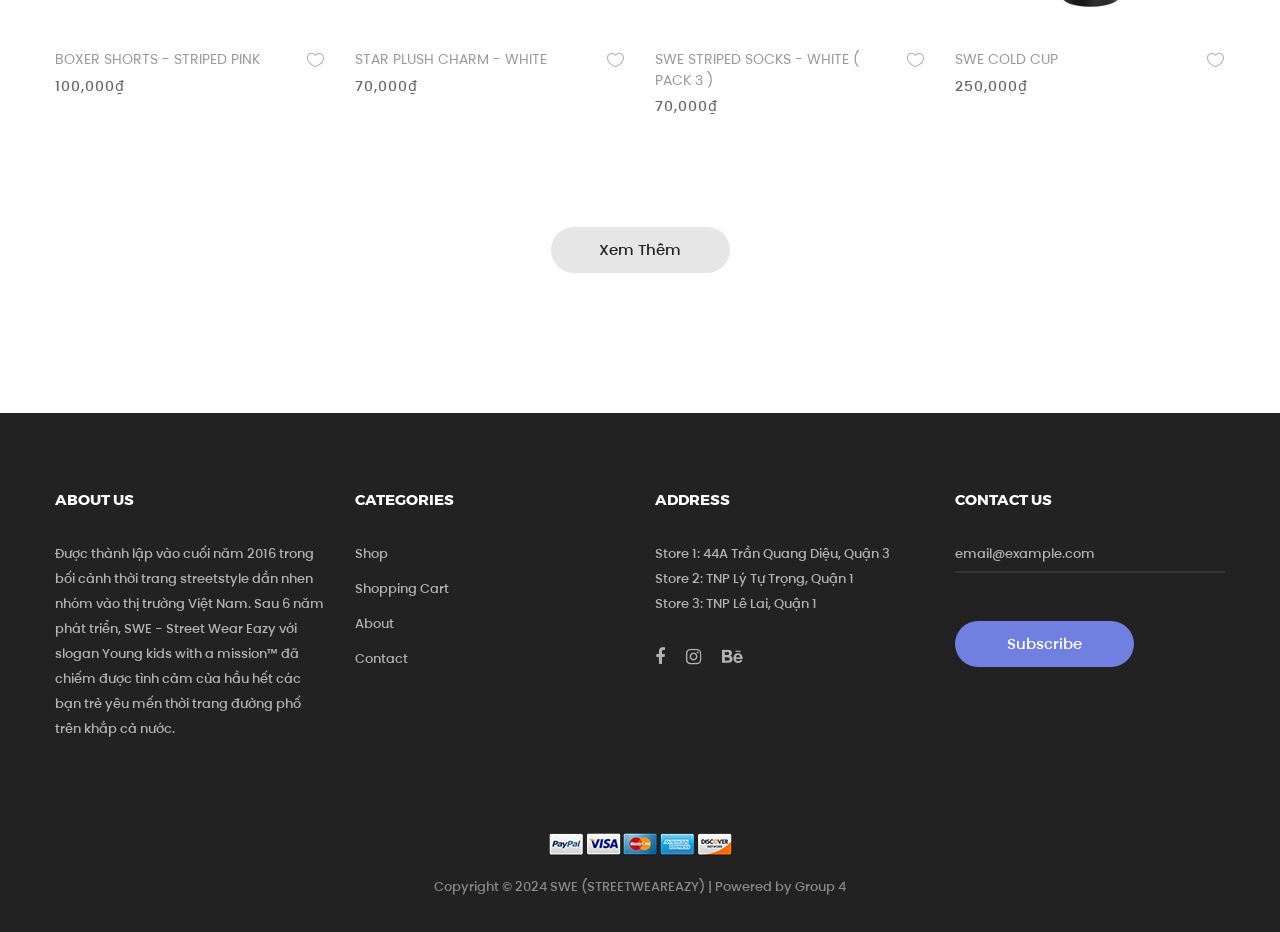
<file: product.html>
<!DOCTYPE html>
<html lang="en">

<head>
	<title>Product</title>
	<meta charset="UTF-8">
	<meta name="viewport" content="width=device-width, initial-scale=1">
	<!--===============================================================================================-->
	<link rel="icon" type="image/png" href="images/icons/favicon.png" />
	<!--===============================================================================================-->
	<link rel="stylesheet" type="text/css" href="vendor/bootstrap/css/bootstrap.min.css">
	<!--===============================================================================================-->
	<link rel="stylesheet" type="text/css" href="fonts/font-awesome-4.7.0/css/font-awesome.min.css">
	<!--===============================================================================================-->
	<link rel="stylesheet" type="text/css" href="fonts/iconic/css/material-design-iconic-font.min.css">
	<!--===============================================================================================-->
	<link rel="stylesheet" type="text/css" href="fonts/linearicons-v1.0.0/icon-font.min.css">
	<!--===============================================================================================-->
	<link rel="stylesheet" type="text/css" href="vendor/animate/animate.css">
	<!--===============================================================================================-->
	<link rel="stylesheet" type="text/css" href="vendor/css-hamburgers/hamburgers.min.css">
	<!--===============================================================================================-->
	<link rel="stylesheet" type="text/css" href="vendor/animsition/css/animsition.min.css">
	<!--===============================================================================================-->
	<link rel="stylesheet" type="text/css" href="vendor/select2/select2.min.css">
	<!--===============================================================================================-->
	<link rel="stylesheet" type="text/css" href="vendor/daterangepicker/daterangepicker.css">
	<!--===============================================================================================-->
	<link rel="stylesheet" type="text/css" href="vendor/slick/slick.css">
	<!--===============================================================================================-->
	<link rel="stylesheet" type="text/css" href="vendor/MagnificPopup/magnific-popup.css">
	<!--===============================================================================================-->
	<link rel="stylesheet" type="text/css" href="vendor/perfect-scrollbar/perfect-scrollbar.css">
	<!--===============================================================================================-->
	<link rel="stylesheet" type="text/css" href="css/util.css">
	<link rel="stylesheet" type="text/css" href="css/main.css">
	<!--===============================================================================================-->
	<link rel="stylesheet" href="css/product.css">


</head>

<body class="animsition">

	<!-- Header -->
	<header class="header-v4">
		<!-- Header desktop -->
		<div class="container-menu-desktop">
			<!-- Topbar -->
			<div class="top-bar">
				<div class="content-topbar flex-sb-m h-full container">
					<div class="left-top-bar">
						Miễn phí vận chuyển với đơn hàng trên 500K. Hàng pre-order còn được giảm thêm 5%.
					</div>
				</div>
			</div>

			<div class="wrap-menu-desktop how-shadow1">
				<nav class="limiter-menu-desktop container">

					<!-- Logo desktop -->
					<a href="/home.html" class="logo">
						<img src="images/icons/logo-01.png" alt="IMG-LOGO">
					</a>

					<!-- Menu desktop -->
					<div class="menu-desktop">
						<ul class="main-menu">
							<li>
								<a href="home.html">Home</a>
							</li>

							<li class="active-menu label1" data-label1="hot">
								<a href="product.html">Shop</a>
							</li>

							<li>
								<a href="shoping-cart.html">Shopping Cart</a>
							</li>
							<li>
								<a href="about.html">About</a>
							</li>

							<li>
								<a href="contact.html">Contact</a>
							</li>
						</ul>
					</div>

					<!-- Icon header -->
					<div class="wrap-icon-header flex-w flex-r-m">
						<div class="icon-header-item cl2 hov-cl1 trans-04 p-l-22 p-r-11 js-show-modal-search">
							<i class="zmdi zmdi-search"></i>
						</div>

						<div class="icon-header-item cl2 hov-cl1 trans-04 p-l-22 p-r-11 icon-header-noti js-show-cart"
							data-notify="2">
							<i class="zmdi zmdi-shopping-cart"></i>
						</div>

						<div class="icon-user">
							<a href="login.html" class="dis-block icon-header-item cl2 hov-cl1 trans-04 p-l-22 p-r-11 icon-header-noti">
								<i class="zmdi zmdi-account-o"></i>
							</a>
						</div>
					</div>
				</nav>
			</div>
		</div>

		<!-- Header Mobile -->
		<div class="wrap-header-mobile">
			<!-- Logo moblie -->
			<div class="logo-mobile">
				<a href="home.html"><img src="images/icons/logo-01.png" alt="IMG-LOGO"></a>
			</div>

			<!-- Icon header -->
			<div class="wrap-icon-header flex-w flex-r-m m-r-15">
				<div class="icon-header-item cl2 hov-cl1 trans-04 p-r-11 js-show-modal-search">
					<i class="zmdi zmdi-search"></i>
				</div>

				<div class="icon-header-item cl2 hov-cl1 trans-04 p-r-11 p-l-10 icon-header-noti js-show-cart"
					data-notify="2">
					<i class="zmdi zmdi-shopping-cart"></i>
				</div>

				<div class="icon-user">
					<a href="login.html" class="dis-block icon-header-item cl2 hov-cl1 trans-04 p-l-22 p-r-11 icon-header-noti">
						<i class="zmdi zmdi-account-o"></i>
					</a>
				</div>
			</div>

			<!-- Button show menu -->
			<div class="btn-show-menu-mobile hamburger hamburger--squeeze">
				<span class="hamburger-box">
					<span class="hamburger-inner"></span>
				</span>
			</div>
		</div>


		<!-- Menu Mobile -->
		<div class="menu-mobile">
			<ul class="main-menu-m">
				<li>
					<a href="home.html">Home</a>
				</li>

				<li>
					<a href="product.html"  class="label1 rs1" data-label1="hot">Shop</a>
				</li>

				<li>
					<a href="shoping-cart.html">Shopping Cart</a>
				</li>

				<li>
					<a href="about.html">About</a>
				</li>

				<li>
					<a href="contact.html">Contact</a>
				</li>
			</ul>
		</div>

		<!-- Modal Search -->
		<div class="modal-search-header flex-c-m trans-04 js-hide-modal-search">
			<div class="container-search-header">
				<button class="flex-c-m btn-hide-modal-search trans-04 js-hide-modal-search">
					<img src="images/icons/icon-close2.png" alt="CLOSE">
				</button>

				<form class="wrap-search-header flex-w p-l-15">
					<button class="flex-c-m trans-04">
						<i class="zmdi zmdi-search"></i>
					</button>
					<input class="plh3" type="text" name="search" placeholder=" Tìm kiếm...">
				</form>
			</div>
		</div>
	</header>

	<!-- Cart -->
	<div class="wrap-header-cart js-panel-cart">
		<div class="s-full js-hide-cart"></div>

		<div class="header-cart flex-col-l p-l-65 p-r-25">
			<div class="header-cart-title flex-w flex-sb-m p-b-8">
				<span class="mtext-103 cl2">
					Giỏ hàng của bạn
				</span>

				<div class="fs-35 lh-10 cl2 p-lr-5 pointer hov-cl1 trans-04 js-hide-cart">
					<i class="zmdi zmdi-close"></i>
				</div>
			</div>

			<div class="header-cart-content flex-w js-pscroll">
				<ul class="header-cart-wrapitem w-full">
					<li class="header-cart-item flex-w flex-t m-b-12">
						<div class="header-cart-item-img">
							<img src="images/item-cart-01.jpg" alt="IMG">
						</div>

						<div class="header-cart-item-txt p-t-8">
							<a href="#" class="header-cart-item-name m-b-18 hov-cl1 trans-04">
								NYLON BACKPACK 13
							</a>

							<span class="header-cart-item-info">
								1 x  179,000₫
							</span>
						</div>
					</li>

					<li class="header-cart-item flex-w flex-t m-b-12">
						<div class="header-cart-item-img">
							<img src="images/item-cart-02.jpg" alt="IMG">
						</div>

						<div class="header-cart-item-txt p-t-8">
							<a href="#" class="header-cart-item-name m-b-18 hov-cl1 trans-04">
								INTERWAVE ZIP HOODIE - CREAM
							</a>

							<span class="header-cart-item-info">
								1 x 516,000₫
							</span>
						</div>
					</li>

					<li class="header-cart-item flex-w flex-t m-b-12">
						<div class="header-cart-item-img">
							<img src="images/item-cart-03.jpg" alt="IMG">
						</div>

						<div class="header-cart-item-txt p-t-8">
							<a href="#" class="header-cart-item-name m-b-18 hov-cl1 trans-04">
								COLLAR SHIRT - BLUE
							</a>

							<span class="header-cart-item-info">
								1 x 320,000₫
							</span>
						</div>
					</li>
				</ul>

				<div class="w-full">
					<div class="header-cart-total w-full p-tb-40">
						Tổng tiền: 1,015,000₫
					</div>

					<div class="header-cart-buttons flex-w w-full">
						<a href="shoping-cart.html"
							class="flex-c-m stext-101 cl0 size-107 bg3 bor2 hov-btn3 p-lr-15 trans-04 m-r-8 m-b-10">
							Xem giỏ hàng
						</a>

						<a href="shoping-cart.html"
							class="flex-c-m stext-101 cl0 size-107 bg3 bor2 hov-btn3 p-lr-15 trans-04 m-b-10">
							Thanh Toán
						</a>
					</div>
				</div>
			</div>
		</div>
	</div>

	<!-- Product -->
	<div class="bg0 m-t-23 p-b-140">
		<div class="container">
			<div class="flex-w flex-sb-m p-b-52">
				<div class="flex-w flex-l-m filter-tope-group m-tb-10">
					<button class="stext-106 cl6 hov1 bor3 trans-04 m-r-32 m-tb-5 how-active1" data-filter="*">
						All Products
					</button>

					<button class="stext-106 cl6 hov1 bor3 trans-04 m-r-32 m-tb-5" data-filter=".women">
						Tops
					</button>

					<button class="stext-106 cl6 hov1 bor3 trans-04 m-r-32 m-tb-5" data-filter=".men">
						Bottoms
					</button>

					<button class="stext-106 cl6 hov1 bor3 trans-04 m-r-32 m-tb-5" data-filter=".bag">
						Bag
					</button>

					<button class="stext-106 cl6 hov1 bor3 trans-04 m-r-32 m-tb-5" data-filter=".shoes">
						Backpack
					</button>

					<button class="stext-106 cl6 hov1 bor3 trans-04 m-r-32 m-tb-5" data-filter=".watches">
						Accessories
					</button>
				</div>

				<div class="flex-w flex-c-m m-tb-10">
					<div
						class="flex-c-m stext-106 cl6 size-104 bor4 pointer hov-btn3 trans-04 m-r-8 m-tb-4 js-show-filter">
						<i class="icon-filter cl2 m-r-6 fs-15 trans-04 zmdi zmdi-filter-list"></i>
						<i class="icon-close-filter cl2 m-r-6 fs-15 trans-04 zmdi zmdi-close dis-none"></i>
						Bộ lọc
					</div>

					<div class="flex-c-m stext-106 cl6 size-105 bor4 pointer hov-btn3 trans-04 m-tb-4 js-show-search">
						<i class="icon-search cl2 m-r-6 fs-15 trans-04 zmdi zmdi-search"></i>
						<i class="icon-close-search cl2 m-r-6 fs-15 trans-04 zmdi zmdi-close dis-none"></i>
						Tìm kiếm
					</div>
				</div>

				<!-- Search product -->
				<div class="dis-none panel-search w-full p-t-10 p-b-15">
					<div class="bor8 dis-flex p-l-15">
						<button class="size-113 flex-c-m fs-16 cl2 hov-cl1 trans-04">
							<i class="zmdi zmdi-search"></i>
						</button>

						<input class="mtext-107 cl2 size-114 plh2 p-r-15" type="text" name="search-product"
							placeholder="Tìm Kiếm">
					</div>
				</div>

				<!-- Filter -->
				<div class="dis-none panel-filter w-full p-t-10">
					<div class="wrap-filter flex-w bg6 w-full p-lr-40 p-t-27 p-lr-15-sm">
						<div class="filter-col1 p-r-15 p-b-27">
							<div class="mtext-102 cl2 p-b-15">
								Sắp xếp theo
							</div>

							<ul>
								<li class="p-b-6">
									<a href="#" class="filter-link stext-106 trans-04">
										Mặc định
									</a>
								</li>

								<li class="p-b-6">
									<a href="#" class="filter-link stext-106 trans-04">
										Phổ biến
									</a>
								</li>

								<li class="p-b-6">
									<a href="#" class="filter-link stext-106 trans-04">
										Mới nhất
									</a>
								</li>

								<li class="p-b-6">
									<a href="#" class="filter-link stext-106 trans-04 filter-link-active">
										Giá: Từ Thấp đến Cao
									</a>
								</li>

								<li class="p-b-6">
									<a href="#" class="filter-link stext-106 trans-04">
										Giá: Từ Cao đến Thấp
									</a>
								</li>
							</ul>
						</div>

						<div class="filter-col2 p-r-15 p-b-27">
							<div class="mtext-102 cl2 p-b-15">
								Giá sản phẩm
							</div>

							<ul>
								<li class="p-b-6">
									<a href="#" class="filter-link stext-106 trans-04 filter-link-active">
										Tất cả
									</a>
								</li>

								<li class="p-b-6">
									<a href="#" class="filter-link stext-106 trans-04">
										Dưới 150,000₫
									</a>
								</li>

								<li class="p-b-6">
									<a href="#" class="filter-link stext-106 trans-04">
										150,000₫ - 250,000₫
									</a>
								</li>

								<li class="p-b-6">
									<a href="#" class="filter-link stext-106 trans-04">
										250,000₫ - 350,000₫
									</a>
								</li>

								<li class="p-b-6">
									<a href="#" class="filter-link stext-106 trans-04">
										350,000₫ - 500,000₫
									</a>
								</li>

								<li class="p-b-6">
									<a href="#" class="filter-link stext-106 trans-04">
										Trên 500,000₫
									</a>
								</li>
							</ul>
						</div>

						<div class="filter-col3 p-r-15 p-b-27">
							<div class="mtext-102 cl2 p-b-15">
								Màu sắc
							</div>

							<ul>
								<li class="p-b-6">
									<span class="fs-15 lh-12 m-r-6" style="color: #222;">
										<i class="zmdi zmdi-circle"></i>
									</span>

									<a href="#" class="filter-link stext-106 trans-04">
										Đen
									</a>
								</li>

								<li class="p-b-6">
									<span class="fs-15 lh-12 m-r-6" style="color: #4272d7;">
										<i class="zmdi zmdi-circle"></i>
									</span>

									<a href="#" class="filter-link stext-106 trans-04 filter-link-active">
										Xanh
									</a>
								</li>

								<li class="p-b-6">
									<span class="fs-15 lh-12 m-r-6" style="color: #b3b3b3;">
										<i class="zmdi zmdi-circle"></i>
									</span>

									<a href="#" class="filter-link stext-106 trans-04">
										Xám
									</a>
								</li>

								<li class="p-b-6">
									<span class="fs-15 lh-12 m-r-6" style="color: pink;">
										<i class="zmdi zmdi-circle"></i>
									</span>

									<a href="#" class="filter-link stext-106 trans-04">
										Hồng
									</a>
								</li>

								<li class="p-b-6">
									<span class="fs-15 lh-12 m-r-6" style="color: #fa4251;">
										<i class="zmdi zmdi-circle"></i>
									</span>

									<a href="#" class="filter-link stext-106 trans-04">
										Đỏ
									</a>
								</li>

								<li class="p-b-6">
									<span class="fs-15 lh-12 m-r-6" style="color: #aaa;">
										<i class="zmdi zmdi-circle-o"></i>
									</span>

									<a href="#" class="filter-link stext-106 trans-04">
										Trắng
									</a>
								</li>
							</ul>
						</div>

						<div class="filter-col4 p-b-27">
							<div class="mtext-102 cl2 p-b-15">
								Kích thước
							</div>

							<div class="flex-w p-t-4 m-r--5">
								<a href="#"
									class="flex-c-m stext-107 cl6 size-301 bor7 p-lr-15 hov-tag1 trans-04 m-r-5 m-b-5">
									S
								</a>

								<a href="#"
									class="flex-c-m stext-107 cl6 size-301 bor7 p-lr-15 hov-tag1 trans-04 m-r-5 m-b-5">
									M
								</a>

								<a href="#"
									class="flex-c-m stext-107 cl6 size-301 bor7 p-lr-15 hov-tag1 trans-04 m-r-5 m-b-5">
									L
								</a>

								<a href="#"
									class="flex-c-m stext-107 cl6 size-301 bor7 p-lr-15 hov-tag1 trans-04 m-r-5 m-b-5">
									XL
								</a>
							</div>
						</div>
					</div>
				</div>
			</div>
			
			<div class="row isotope-grid">
				<div class="col-sm-6 col-md-4 col-lg-3 p-b-35 isotope-item women">
					<!-- Block2 -->
					<div class="block2">
						<div class="block2-pic hov-img0">
							<img src="images/product-01.jpg" alt="IMG-PRODUCT">

							<a href="#"
								class="block2-btn flex-c-m stext-103 cl2 size-102 bg0 bor2 hov-btn1 p-lr-15 trans-04 js-show-modal1">
								Xem Chi Tiết
							</a>
						</div>

						<div class="block2-txt flex-w flex-t p-t-14">
							<div class="block2-txt-child1 flex-col-l ">
								<a href="product-detail.html" class="stext-104 cl4 hov-cl1 trans-04 js-name-b2 p-b-6">
									CREW LS JERSEY - RED
								</a>

								<span class="stext-105 cl3">
									450,000₫
								</span>
							</div>

							<div class="block2-txt-child2 flex-r p-t-3">
								<a href="#" class="btn-addwish-b2 dis-block pos-relative js-addwish-b2">
									<img class="icon-heart1 dis-block trans-04" src="images/icons/icon-heart-01.png"
										alt="ICON">
									<img class="icon-heart2 dis-block trans-04 ab-t-l"
										src="images/icons/icon-heart-02.png" alt="ICON">
								</a>
							</div>
						</div>
					</div>
				</div>

				<div class="col-sm-6 col-md-4 col-lg-3 p-b-35 isotope-item women">
					<!-- Block2 -->
					<div class="block2">
						<div class="block2-pic hov-img0">
							<img src="images/product-02.jpg" alt="IMG-PRODUCT">

							<a href="#"
								class="block2-btn flex-c-m stext-103 cl2 size-102 bg0 bor2 hov-btn1 p-lr-15 trans-04 js-show-modal1">
								Xem Chi Tiết
							</a>
						</div>

						<div class="block2-txt flex-w flex-t p-t-14">
							<div class="block2-txt-child1 flex-col-l ">
								<a href="product-detail.html" class="stext-104 cl4 hov-cl1 trans-04 js-name-b2 p-b-6">
									CREW LS JERSEY - BLACK
								</a>

								<span class="stext-105 cl3">
									450,000₫
								</span>
							</div>

							<div class="block2-txt-child2 flex-r p-t-3">
								<a href="#" class="btn-addwish-b2 dis-block pos-relative js-addwish-b2">
									<img class="icon-heart1 dis-block trans-04" src="images/icons/icon-heart-01.png"
										alt="ICON">
									<img class="icon-heart2 dis-block trans-04 ab-t-l"
										src="images/icons/icon-heart-02.png" alt="ICON">
								</a>
							</div>
						</div>
					</div>
				</div>

				<div class="col-sm-6 col-md-4 col-lg-3 p-b-35 isotope-item men">
					<!-- Block2 -->
					<div class="block2">
						<div class="block2-pic hov-img0">
							<img src="images/product-03.jpg" alt="IMG-PRODUCT">

							<a href="#"
								class="block2-btn flex-c-m stext-103 cl2 size-102 bg0 bor2 hov-btn1 p-lr-15 trans-04 js-show-modal1">
								Xem Chi Tiết
							</a>
						</div>

						<div class="block2-txt flex-w flex-t p-t-14">
							<div class="block2-txt-child1 flex-col-l ">
								<a href="product-detail.html" class="stext-104 cl4 hov-cl1 trans-04 js-name-b2 p-b-6">
									EDGE WASHED JEANS - BLUE
								</a>

								<span class="stext-105 cl3">
									650,000₫ 
								</span>
							</div>

							<div class="block2-txt-child2 flex-r p-t-3">
								<a href="#" class="btn-addwish-b2 dis-block pos-relative js-addwish-b2">
									<img class="icon-heart1 dis-block trans-04" src="images/icons/icon-heart-01.png"
										alt="ICON">
									<img class="icon-heart2 dis-block trans-04 ab-t-l"
										src="images/icons/icon-heart-02.png" alt="ICON">
								</a>
							</div>
						</div>
					</div>
				</div>

				<div class="col-sm-6 col-md-4 col-lg-3 p-b-35 isotope-item women">
					<!-- Block2 -->
					<div class="block2">
						<div class="block2-pic hov-img0">
							<img src="images/product-04.jpg" alt="IMG-PRODUCT">

							<a href="#"
								class="block2-btn flex-c-m stext-103 cl2 size-102 bg0 bor2 hov-btn1 p-lr-15 trans-04 js-show-modal1">
								Xem Chi Tiết
							</a>
						</div>

						<div class="block2-txt flex-w flex-t p-t-14">
							<div class="block2-txt-child1 flex-col-l ">
								<a href="product-detail.html" class="stext-104 cl4 hov-cl1 trans-04 js-name-b2 p-b-6">
									EDGE WASHED JEANS - LIGHT BLUE
								</a>

								<span class="stext-105 cl3">
									650,000₫ 
								</span>
							</div>

							<div class="block2-txt-child2 flex-r p-t-3">
								<a href="#" class="btn-addwish-b2 dis-block pos-relative js-addwish-b2">
									<img class="icon-heart1 dis-block trans-04" src="images/icons/icon-heart-01.png"
										alt="ICON">
									<img class="icon-heart2 dis-block trans-04 ab-t-l"
										src="images/icons/icon-heart-02.png" alt="ICON">
								</a>
							</div>
						</div>
					</div>
				</div>

				<div class="col-sm-6 col-md-4 col-lg-3 p-b-35 isotope-item women">
					<!-- Block2 -->
					<div class="block2">
						<div class="block2-pic hov-img0">
							<img src="images/product-05.jpg" alt="IMG-PRODUCT">

							<a href="#"
								class="block2-btn flex-c-m stext-103 cl2 size-102 bg0 bor2 hov-btn1 p-lr-15 trans-04 js-show-modal1">
								Xem Chi Tiết
							</a>
						</div>

						<div class="block2-txt flex-w flex-t p-t-14">
							<div class="block2-txt-child1 flex-col-l ">
								<a href="product-detail.html" class="stext-104 cl4 hov-cl1 trans-04 js-name-b2 p-b-6">
									NIGHTSTAR BACKPACK
								</a>

								<span class="stext-105 cl3">
									420,000₫
								</span>
							</div>

							<div class="block2-txt-child2 flex-r p-t-3">
								<a href="#" class="btn-addwish-b2 dis-block pos-relative js-addwish-b2">
									<img class="icon-heart1 dis-block trans-04" src="images/icons/icon-heart-01.png"
										alt="ICON">
									<img class="icon-heart2 dis-block trans-04 ab-t-l"
										src="images/icons/icon-heart-02.png" alt="ICON">
								</a>
							</div>
						</div>
					</div>
				</div>

				<div class="col-sm-6 col-md-4 col-lg-3 p-b-35 isotope-item watches">
					<!-- Block2 -->
					<div class="block2">
						<div class="block2-pic hov-img0">
							<img src="images/product-06.jpg" alt="IMG-PRODUCT">

							<a href="#"
								class="block2-btn flex-c-m stext-103 cl2 size-102 bg0 bor2 hov-btn1 p-lr-15 trans-04 js-show-modal1">
								Xem Chi Tiết
							</a>
						</div>

						<div class="block2-txt flex-w flex-t p-t-14">
							<div class="block2-txt-child1 flex-col-l ">
								<a href="product-detail.html" class="stext-104 cl4 hov-cl1 trans-04 js-name-b2 p-b-6">
									S LETTER CAP - BLUE
								</a>

								<span class="stext-105 cl3">
									250,000₫ 
								</span>
							</div>

							<div class="block2-txt-child2 flex-r p-t-3">
								<a href="#" class="btn-addwish-b2 dis-block pos-relative js-addwish-b2">
									<img class="icon-heart1 dis-block trans-04" src="images/icons/icon-heart-01.png"
										alt="ICON">
									<img class="icon-heart2 dis-block trans-04 ab-t-l"
										src="images/icons/icon-heart-02.png" alt="ICON">
								</a>
							</div>
						</div>
					</div>
				</div>

				<div class="col-sm-6 col-md-4 col-lg-3 p-b-35 isotope-item women">
					<!-- Block2 -->
					<div class="block2">
						<div class="block2-pic hov-img0">
							<img src="images/product-07.jpg" alt="IMG-PRODUCT">

							<a href="#"
								class="block2-btn flex-c-m stext-103 cl2 size-102 bg0 bor2 hov-btn1 p-lr-15 trans-04 js-show-modal1">
								Xem Chi Tiết
							</a>
						</div>

						<div class="block2-txt flex-w flex-t p-t-14">
							<div class="block2-txt-child1 flex-col-l ">
								<a href="product-detail.html" class="stext-104 cl4 hov-cl1 trans-04 js-name-b2 p-b-6">
									E LETTER CAP - BEIGE
								</a>

								<span class="stext-105 cl3">
									250,000₫ 
								</span>
							</div>

							<div class="block2-txt-child2 flex-r p-t-3">
								<a href="#" class="btn-addwish-b2 dis-block pos-relative js-addwish-b2">
									<img class="icon-heart1 dis-block trans-04" src="images/icons/icon-heart-01.png"
										alt="ICON">
									<img class="icon-heart2 dis-block trans-04 ab-t-l"
										src="images/icons/icon-heart-02.png" alt="ICON">
								</a>
							</div>
						</div>
					</div>
				</div>

				<div class="col-sm-6 col-md-4 col-lg-3 p-b-35 isotope-item women">
					<!-- Block2 -->
					<div class="block2">
						<div class="block2-pic hov-img0">
							<img src="images/product-08.jpg" alt="IMG-PRODUCT">

							<a href="#"
								class="block2-btn flex-c-m stext-103 cl2 size-102 bg0 bor2 hov-btn1 p-lr-15 trans-04 js-show-modal1">
								Xem Chi Tiết
							</a>
						</div>

						<div class="block2-txt flex-w flex-t p-t-14">
							<div class="block2-txt-child1 flex-col-l ">
								<a href="product-detail.html" class="stext-104 cl4 hov-cl1 trans-04 js-name-b2 p-b-6">
									KA STRIPED TOTE - PINK
								</a>

								<span class="stext-105 cl3">
									320,000₫
								</span>
							</div>

							<div class="block2-txt-child2 flex-r p-t-3">
								<a href="#" class="btn-addwish-b2 dis-block pos-relative js-addwish-b2">
									<img class="icon-heart1 dis-block trans-04" src="images/icons/icon-heart-01.png"
										alt="ICON">
									<img class="icon-heart2 dis-block trans-04 ab-t-l"
										src="images/icons/icon-heart-02.png" alt="ICON">
								</a>
							</div>
						</div>
					</div>
				</div>

				<div class="col-sm-6 col-md-4 col-lg-3 p-b-35 isotope-item shoes">
					<!-- Block2 -->
					<div class="block2">
						<div class="block2-pic hov-img0">
							<img src="images/product-09.jpg" alt="IMG-PRODUCT">

							<a href="#"
								class="block2-btn flex-c-m stext-103 cl2 size-102 bg0 bor2 hov-btn1 p-lr-15 trans-04 js-show-modal1">
								Xem Chi Tiết
							</a>
						</div>

						<div class="block2-txt flex-w flex-t p-t-14">
							<div class="block2-txt-child1 flex-col-l ">
								<a href="product-detail.html" class="stext-104 cl4 hov-cl1 trans-04 js-name-b2 p-b-6">
									KA STRIPED TOTE - BLUE
								</a>

								<span class="stext-105 cl3">
									320,000₫
								</span>
							</div>

							<div class="block2-txt-child2 flex-r p-t-3">
								<a href="#" class="btn-addwish-b2 dis-block pos-relative js-addwish-b2">
									<img class="icon-heart1 dis-block trans-04" src="images/icons/icon-heart-01.png"
										alt="ICON">
									<img class="icon-heart2 dis-block trans-04 ab-t-l"
										src="images/icons/icon-heart-02.png" alt="ICON">
								</a>
							</div>
						</div>
					</div>
				</div>

				<div class="col-sm-6 col-md-4 col-lg-3 p-b-35 isotope-item women">
					<!-- Block2 -->
					<div class="block2">
						<div class="block2-pic hov-img0">
							<img src="images/product-10.jpg" alt="IMG-PRODUCT">

							<a href="#"
								class="block2-btn flex-c-m stext-103 cl2 size-102 bg0 bor2 hov-btn1 p-lr-15 trans-04 js-show-modal1">
								Xem Chi Tiết
							</a>
						</div>

						<div class="block2-txt flex-w flex-t p-t-14">
							<div class="block2-txt-child1 flex-col-l ">
								<a href="product-detail.html" class="stext-104 cl4 hov-cl1 trans-04 js-name-b2 p-b-6">
									EYE TEE - BLACK
								</a>

								<span class="stext-105 cl3">
									270,000₫ 
								</span>
							</div>

							<div class="block2-txt-child2 flex-r p-t-3">
								<a href="#" class="btn-addwish-b2 dis-block pos-relative js-addwish-b2">
									<img class="icon-heart1 dis-block trans-04" src="images/icons/icon-heart-01.png"
										alt="ICON">
									<img class="icon-heart2 dis-block trans-04 ab-t-l"
										src="images/icons/icon-heart-02.png" alt="ICON">
								</a>
							</div>
						</div>
					</div>
				</div>

				<div class="col-sm-6 col-md-4 col-lg-3 p-b-35 isotope-item men">
					<!-- Block2 -->
					<div class="block2">
						<div class="block2-pic hov-img0">
							<img src="images/product-11.jpg" alt="IMG-PRODUCT">

							<a href="#"
								class="block2-btn flex-c-m stext-103 cl2 size-102 bg0 bor2 hov-btn1 p-lr-15 trans-04 js-show-modal1">
								Xem Chi Tiết
							</a>
						</div>

						<div class="block2-txt flex-w flex-t p-t-14">
							<div class="block2-txt-child1 flex-col-l ">
								<a href="product-detail.html" class="stext-104 cl4 hov-cl1 trans-04 js-name-b2 p-b-6">
									HAPPY TEE - BLACK
								</a>

								<span class="stext-105 cl3">
									330,000₫ 
								</span>
							</div>

							<div class="block2-txt-child2 flex-r p-t-3">
								<a href="#" class="btn-addwish-b2 dis-block pos-relative js-addwish-b2">
									<img class="icon-heart1 dis-block trans-04" src="images/icons/icon-heart-01.png"
										alt="ICON">
									<img class="icon-heart2 dis-block trans-04 ab-t-l"
										src="images/icons/icon-heart-02.png" alt="ICON">
								</a>
							</div>
						</div>
					</div>
				</div>

				<div class="col-sm-6 col-md-4 col-lg-3 p-b-35 isotope-item men">
					<!-- Block2 -->
					<div class="block2">
						<div class="block2-pic hov-img0">
							<img src="images/product-12.jpg" alt="IMG-PRODUCT">

							<a href="#"
								class="block2-btn flex-c-m stext-103 cl2 size-102 bg0 bor2 hov-btn1 p-lr-15 trans-04 js-show-modal1">
								Xem Chi Tiết
							</a>
						</div>

						<div class="block2-txt flex-w flex-t p-t-14">
							<div class="block2-txt-child1 flex-col-l ">
								<a href="product-detail.html" class="stext-104 cl4 hov-cl1 trans-04 js-name-b2 p-b-6">
									KID TEE - WHITE
								</a>

								<span class="stext-105 cl3">
									420,000₫
								</span>
							</div>

							<div class="block2-txt-child2 flex-r p-t-3">
								<a href="#" class="btn-addwish-b2 dis-block pos-relative js-addwish-b2">
									<img class="icon-heart1 dis-block trans-04" src="images/icons/icon-heart-01.png"
										alt="ICON">
									<img class="icon-heart2 dis-block trans-04 ab-t-l"
										src="images/icons/icon-heart-02.png" alt="ICON">
								</a>
							</div>
						</div>
					</div>
				</div>

				<div class="col-sm-6 col-md-4 col-lg-3 p-b-35 isotope-item women">
					<!-- Block2 -->
					<div class="block2">
						<div class="block2-pic hov-img0">
							<img src="images/product-13.jpg" alt="IMG-PRODUCT">

							<a href="#"
								class="block2-btn flex-c-m stext-103 cl2 size-102 bg0 bor2 hov-btn1 p-lr-15 trans-04 js-show-modal1">
								Xem Chi Tiết
							</a>
						</div>

						<div class="block2-txt flex-w flex-t p-t-14">
							<div class="block2-txt-child1 flex-col-l ">
								<a href="product-detail.html" class="stext-104 cl4 hov-cl1 trans-04 js-name-b2 p-b-6">
									BOXER SHORTS - STRIPED PINK
								</a>

								<span class="stext-105 cl3">
									100,000₫
								</span>
							</div>

							<div class="block2-txt-child2 flex-r p-t-3">
								<a href="#" class="btn-addwish-b2 dis-block pos-relative js-addwish-b2">
									<img class="icon-heart1 dis-block trans-04" src="images/icons/icon-heart-01.png"
										alt="ICON">
									<img class="icon-heart2 dis-block trans-04 ab-t-l"
										src="images/icons/icon-heart-02.png" alt="ICON">
								</a>
							</div>
						</div>
					</div>
				</div>

				<div class="col-sm-6 col-md-4 col-lg-3 p-b-35 isotope-item women">
					<!-- Block2 -->
					<div class="block2">
						<div class="block2-pic hov-img0">
							<img src="images/product-14.jpg" alt="IMG-PRODUCT">

							<a href="#"
								class="block2-btn flex-c-m stext-103 cl2 size-102 bg0 bor2 hov-btn1 p-lr-15 trans-04 js-show-modal1">
								Xem Chi Tiết
							</a>
						</div>

						<div class="block2-txt flex-w flex-t p-t-14">
							<div class="block2-txt-child1 flex-col-l ">
								<a href="product-detail.html" class="stext-104 cl4 hov-cl1 trans-04 js-name-b2 p-b-6">
									STAR PLUSH CHARM - WHITE
								</a>

								<span class="stext-105 cl3">
									70,000₫ 
								</span>
							</div>

							<div class="block2-txt-child2 flex-r p-t-3">
								<a href="#" class="btn-addwish-b2 dis-block pos-relative js-addwish-b2">
									<img class="icon-heart1 dis-block trans-04" src="images/icons/icon-heart-01.png"
										alt="ICON">
									<img class="icon-heart2 dis-block trans-04 ab-t-l"
										src="images/icons/icon-heart-02.png" alt="ICON">
								</a>
							</div>
						</div>
					</div>
				</div>

				<div class="col-sm-6 col-md-4 col-lg-3 p-b-35 isotope-item watches">
					<!-- Block2 -->
					<div class="block2">
						<div class="block2-pic hov-img0">
							<img src="images/product-15.jpg" alt="IMG-PRODUCT">

							<a href="#"
								class="block2-btn flex-c-m stext-103 cl2 size-102 bg0 bor2 hov-btn1 p-lr-15 trans-04 js-show-modal1">
								Xem Chi Tiết
							</a>
						</div>

						<div class="block2-txt flex-w flex-t p-t-14">
							<div class="block2-txt-child1 flex-col-l ">
								<a href="product-detail.html" class="stext-104 cl4 hov-cl1 trans-04 js-name-b2 p-b-6">
									SWE STRIPED SOCKS - WHITE ( PACK 3 )
								</a>

								<span class="stext-105 cl3">
									70,000₫ 
								</span>
							</div>

							<div class="block2-txt-child2 flex-r p-t-3">
								<a href="#" class="btn-addwish-b2 dis-block pos-relative js-addwish-b2">
									<img class="icon-heart1 dis-block trans-04" src="images/icons/icon-heart-01.png"
										alt="ICON">
									<img class="icon-heart2 dis-block trans-04 ab-t-l"
										src="images/icons/icon-heart-02.png" alt="ICON">
								</a>
							</div>
						</div>
					</div>
				</div>

				<div class="col-sm-6 col-md-4 col-lg-3 p-b-35 isotope-item women">
					<!-- Block2 -->
					<div class="block2">
						<div class="block2-pic hov-img0">
							<img src="images/product-16.jpg" alt="IMG-PRODUCT">

							<a href="#"
								class="block2-btn flex-c-m stext-103 cl2 size-102 bg0 bor2 hov-btn1 p-lr-15 trans-04 js-show-modal1">
								Xem Chi Tiết
							</a>
						</div>

						<div class="block2-txt flex-w flex-t p-t-14">
							<div class="block2-txt-child1 flex-col-l ">
								<a href="product-detail.html" class="stext-104 cl4 hov-cl1 trans-04 js-name-b2 p-b-6">
									SWE COLD CUP
								</a>

								<span class="stext-105 cl3">
									250,000₫
								</span>
							</div>

							<div class="block2-txt-child2 flex-r p-t-3">
								<a href="#" class="btn-addwish-b2 dis-block pos-relative js-addwish-b2">
									<img class="icon-heart1 dis-block trans-04" src="images/icons/icon-heart-01.png"
										alt="ICON">
									<img class="icon-heart2 dis-block trans-04 ab-t-l"
										src="images/icons/icon-heart-02.png" alt="ICON">
								</a>
							</div>
						</div>
					</div>
				</div>
			</div>

			<!-- Load more -->
			<div class="flex-c-m flex-w w-full p-t-45">
				<a href="#" class="flex-c-m stext-101 cl5 size-103 bg2 bor1 hov-btn1 p-lr-15 trans-04">
					Xem thêm
				</a>
			</div>
		</div>
	</div>


	<!-- Footer -->
	<footer class="bg3 p-t-75 p-b-32">
		<div class="container">
			<div class="row">
				<div class="col-sm-6 col-lg-3 p-b-50">
					<h4 class="stext-301 cl0 p-b-30">
						ABOUT US
					</h4>

					<p class="stext-107 cl7 size-201">
						Được thành lập vào cuối năm 2016 trong bối cảnh thời trang streetstyle dần nhen nhóm vào thị
						trường Việt Nam. Sau 6 năm phát triển, SWE - Street Wear Eazy với slogan Young kids with a
						mission™ đã chiếm được tình cảm của hầu hết các bạn trẻ yêu mến thời trang đường phố trên khắp
						cả nước.
					</p>

				</div>

				<div class="col-sm-6 col-lg-3 p-b-50">
					<h4 class="stext-301 cl0 p-b-30">
						Categories
					</h4>

					<ul>
						<li class="p-b-10">
							<a href="/product.html" class="stext-107 cl7 hov-cl1 trans-04">
								Shop
							</a>
						</li>

						<li class="p-b-10">
							<a href="/shoping-cart.html" class="stext-107 cl7 hov-cl1 trans-04">
								Shopping Cart
							</a>
						</li>
						<li class="p-b-10">
							<a href="/about.html" class="stext-107 cl7 hov-cl1 trans-04">
								About
							</a>
						</li>
						<li class="p-b-10">
							<a href="/contact.html" class="stext-107 cl7 hov-cl1 trans-04">
								Contact
							</a>
						</li>
					</ul>
				</div>

				<div class="col-sm-6 col-lg-3 p-b-50">
					<h4 class="stext-301 cl0 p-b-30">
						Address
					</h4>

					<p class="stext-107 cl7 size-201">
						Store 1: 44A Trần Quang Diệu, Quận 3 <br>
						Store 2: TNP Lý Tự Trọng, Quận 1 <br>
						Store 3: TNP Lê Lai, Quận 1 <br>
					</p>

					<div class="p-t-27">
						<a href="" class="fs-18 cl7 hov-cl1 trans-04 m-r-16" onclick="window.open('https://www.facebook.com/streetweareazy')">
							<i class="fa fa-facebook"></i>
						</a>

						<a href="#" class="fs-18 cl7 hov-cl1 trans-04 m-r-16" onclick="window.open('https://www.instagram.com/swe.vn?fbclid=IwZXh0bgNhZW0CMTAAAR2eVGEt-mSt9nCtCppMc2zQ8ZbeJ8wahw8I2NEeQKGtOoWw5Fv3cL4uADU_aem_C9l3HfbUojAv2xgfsw2asw')">
							<i class="fa fa-instagram"></i>
						</a>

						<a href="#" class="fs-18 cl7 hov-cl1 trans-04 m-r-16" onclick="window.open('https://www.behance.net/lenguyenxeng')">
							<i class="fa fa-behance" aria-hidden="true"></i>
						</a>
					</div>
				</div>

				<div class="col-sm-6 col-lg-3 p-b-50">
					<h4 class="stext-301 cl0 p-b-30">
						contact us
					</h4>

					<form>
						<div class="wrap-input1 w-full p-b-4">
							<input class="input1 bg-none plh1 stext-107 cl7" type="text" name="email"
								placeholder="email@example.com">
							<div class="focus-input1 trans-04"></div>
						</div>

						<div class="p-t-18">
							<button class="flex-c-m stext-101 cl0 size-103 bg1 bor1 hov-btn2 p-lr-15 trans-04">
								Subscribe
							</button>
						</div>
					</form>
				</div>
			</div>

			<div class="p-t-40">
				<div class="flex-c-m flex-w p-b-18">
					<a href="#" class="m-all-1">
						<img src="images/icons/icon-pay-01.png" alt="ICON-PAY">
					</a>

					<a href="#" class="m-all-1">
						<img src="images/icons/icon-pay-02.png" alt="ICON-PAY">
					</a>

					<a href="#" class="m-all-1">
						<img src="images/icons/icon-pay-03.png" alt="ICON-PAY">
					</a>

					<a href="#" class="m-all-1">
						<img src="images/icons/icon-pay-04.png" alt="ICON-PAY">
					</a>

					<a href="#" class="m-all-1">
						<img src="images/icons/icon-pay-05.png" alt="ICON-PAY">
					</a>
				</div>

				<p class="stext-107 cl6 txt-center">
					Copyright &copy; 2024 SWE (STREETWEAREAZY) | Powered by Group 4</a>
				</p>
			</div>
		</div>
	</footer>



	<!-- Back to top -->
	<div class="btn-back-to-top" id="myBtn">
		<span class="symbol-btn-back-to-top">
			<i class="zmdi zmdi-chevron-up"></i>
		</span>
	</div>

	<!-- Modal1 -->
	<div class="wrap-modal1 js-modal1 p-t-60 p-b-20">
		<div class="overlay-modal1 js-hide-modal1"></div>

		<div class="container">
			<div class="bg0 p-t-60 p-b-30 p-lr-15-lg how-pos3-parent">
				<button class="how-pos3 hov3 trans-04 js-hide-modal1">
					<img src="images/icons/icon-close.png" alt="CLOSE">
				</button>

				<div class="row">
					<div class="col-md-6 col-lg-7 p-b-30">
						<div class="p-l-25 p-r-30 p-lr-0-lg">
							<div class="wrap-slick3 flex-sb flex-w">
								<div class="wrap-slick3-dots"></div>
								<div class="wrap-slick3-arrows flex-sb-m flex-w"></div>

								<div class="slick3 gallery-lb">
									<div class="item-slick3" data-thumb="images/product-detail-01.jpg">
										<div class="wrap-pic-w pos-relative">
											<img src="images/product-detail-01.jpg" alt="IMG-PRODUCT">

											<a class="flex-c-m size-108 how-pos1 bor0 fs-16 cl10 bg0 hov-btn3 trans-04"
												href="images/product-detail-01.jpg">
												<i class="fa fa-expand"></i>
											</a>
										</div>
									</div>

									<div class="item-slick3" data-thumb="images/product-detail-02.jpg">
										<div class="wrap-pic-w pos-relative">
											<img src="images/product-detail-02.jpg" alt="IMG-PRODUCT">

											<a class="flex-c-m size-108 how-pos1 bor0 fs-16 cl10 bg0 hov-btn3 trans-04"
												href="images/product-detail-02.jpg">
												<i class="fa fa-expand"></i>
											</a>
										</div>
									</div>

									<div class="item-slick3" data-thumb="images/product-detail-03.jpg">
										<div class="wrap-pic-w pos-relative">
											<img src="images/product-detail-03.jpg" alt="IMG-PRODUCT">

											<a class="flex-c-m size-108 how-pos1 bor0 fs-16 cl10 bg0 hov-btn3 trans-04"
												href="images/product-detail-03.jpg">
												<i class="fa fa-expand"></i>
											</a>
										</div>
									</div>
								</div>
							</div>
						</div>
					</div>

					<div class="col-md-6 col-lg-5 p-b-30">
						<div class="p-r-50 p-t-5 p-lr-0-lg">
							<h4 class="mtext-105 cl2 js-name-detail p-b-14">
								CREW LS JERSEY - RED
							</h4>

							<span class="mtext-106 cl2">
								$17,75
							</span>

							<p style="font-family: Poppins, sans-serif;" class="cl3 p-t-23">
								CREW LS JERSEY - Chiếc áo tay dài mới được thiết kế theo phong cách thể thao với điểm
								nhấn nằm ở họa tiết mặt trước, mặt sau và 2 bên tay áo được sử dụng chất liệu in kéo lụa
								sắc nét. Phần thân áo và tay áo được may phối viền nổi bật. Áo sử dụng vải mesh lưới tạo
								cảm giác thoải mái và thoáng mát hơn cho bạn khi vận động.
							</p>

							<!--  -->
							<div class="p-t-33">
								<div class="flex-w flex-r-m p-b-10">
									<div class="size-203 flex-c-m respon6">
										Size
									</div>

									<div class="size-204 respon6-next">
										<div class="rs1-select2 bor8 bg0">
											<select class="js-select2" name="time">
												<option>Chọn Size</option>
												<option>Size S</option>
												<option>Size M</option>
												<option>Size L</option>
												<option>Size XL</option>
											</select>
											<div class="dropDownSelect2"></div>
										</div>
									</div>
								</div>

								<div class="flex-w flex-r-m p-b-10">
									<div class="size-203 flex-c-m respon6">
										Color
									</div>

									<div class="size-204 respon6-next">
										<div class="rs1-select2 bor8 bg0">
											<select class="js-select2" name="time">
												<option>Chọn Màu</option>
												<option>Đỏ</option>
												<option>Xanh</option>
												<option>Trắng</option>
												<option>Xám</option>
											</select>
											<div class="dropDownSelect2"></div>
										</div>
									</div>
								</div>

								<div class="flex-w flex-r-m p-b-10">
									<div class="size-204 flex-w flex-m respon6-next">
										<div class="wrap-num-product flex-w m-r-20 m-tb-10">
											<div class="btn-num-product-down cl8 hov-btn3 trans-04 flex-c-m">
												<i class="fs-16 zmdi zmdi-minus"></i>
											</div>

											<input class="mtext-104 cl3 txt-center num-product" type="number"
												name="num-product" value="1">

											<div class="btn-num-product-up cl8 hov-btn3 trans-04 flex-c-m">
												<i class="fs-16 zmdi zmdi-plus"></i>
											</div>
										</div>

										<button
											class="flex-c-m stext-101 cl0 size-101 bg1 bor1 hov-btn1 p-lr-15 trans-04 js-addcart-detail">
											Thêm vào giỏ hàng
										</button>
									</div>
								</div>
							</div>

							<!--  -->
							<div class="flex-w flex-m p-l-100 p-t-40 respon7">
								<div class="flex-m bor9 p-r-10 m-r-11">
									<a href="#"
										class="fs-14 cl3 hov-cl1 trans-04 lh-10 p-lr-5 p-tb-2 js-addwish-detail tooltip100"
										data-tooltip="Add to Wishlist">
										<i class="zmdi zmdi-favorite"></i>
									</a>
								</div>

								<a href="#" class="fs-14 cl3 hov-cl1 trans-04 lh-10 p-lr-5 p-tb-2 m-r-8 tooltip100" onclick="window.open('https://www.facebook.com/streetweareazy')"
									data-tooltip="Facebook">
									<i class="fa fa-facebook"></i>
								</a>

								<a href="#" class="fs-14 cl3 hov-cl1 trans-04 lh-10 p-lr-5 p-tb-2 m-r-8 tooltip100" onclick="window.open('https://www.instagram.com/swe.vn?fbclid=IwZXh0bgNhZW0CMTAAAR2eVGEt-mSt9nCtCppMc2zQ8ZbeJ8wahw8I2NEeQKGtOoWw5Fv3cL4uADU_aem_C9l3HfbUojAv2xgfsw2asw')"
									data-tooltip="Instagram">
									<i class="fa fa-instagram"></i>
								</a>

								<a href="#" class="fs-14 cl3 hov-cl1 trans-04 lh-10 p-lr-5 p-tb-2 m-r-8 tooltip100" onclick="window.open('https://www.behance.net/lenguyenxeng')"
									data-tooltip="Behance">
									<i class="fa fa-behance"></i>
								</a>
							</div>
						</div>
					</div>
				</div>
			</div>
		</div>
	</div>

	<!--===============================================================================================-->
	<script src="vendor/jquery/jquery-3.2.1.min.js"></script>
	<!--===============================================================================================-->
	<script src="vendor/animsition/js/animsition.min.js"></script>
	<!--===============================================================================================-->
	<script src="vendor/bootstrap/js/popper.js"></script>
	<script src="vendor/bootstrap/js/bootstrap.min.js"></script>
	<!--===============================================================================================-->
	<script src="vendor/select2/select2.min.js"></script>
	<script>
		$(".js-select2").each(function () {
			$(this).select2({
				minimumResultsForSearch: 20,
				dropdownParent: $(this).next('.dropDownSelect2')
			});
		})
	</script>
	<!--===============================================================================================-->
	<script src="vendor/daterangepicker/moment.min.js"></script>
	<script src="vendor/daterangepicker/daterangepicker.js"></script>
	<!--===============================================================================================-->
	<script src="vendor/slick/slick.min.js"></script>
	<script src="js/slick-custom.js"></script>
	<!--===============================================================================================-->
	<script src="vendor/parallax100/parallax100.js"></script>
	<script>
		$('.parallax100').parallax100();
	</script>
	<!--===============================================================================================-->
	<script src="vendor/MagnificPopup/jquery.magnific-popup.min.js"></script>
	<script>
		$('.gallery-lb').each(function () { // the containers for all your galleries
			$(this).magnificPopup({
				delegate: 'a', // the selector for gallery item
				type: 'image',
				gallery: {
					enabled: true
				},
				mainClass: 'mfp-fade'
			});
		});
	</script>
	<!--===============================================================================================-->
	<script src="vendor/isotope/isotope.pkgd.min.js"></script>
	<!--===============================================================================================-->
	<script src="vendor/sweetalert/sweetalert.min.js"></script>
	<script>
		$('.js-addwish-b2, .js-addwish-detail').on('click', function (e) {
			e.preventDefault();
		});

		$('.js-addwish-b2').each(function () {
			var nameProduct = $(this).parent().parent().find('.js-name-b2').html();
			$(this).on('click', function () {
				swal(nameProduct, "Đã thêm vào mục yêu thích !", "success");

				$(this).addClass('js-addedwish-b2');
				$(this).off('click');
			});
		});

		$('.js-addwish-detail').each(function () {
			var nameProduct = $(this).parent().parent().parent().find('.js-name-detail').html();

			$(this).on('click', function () {
				swal(nameProduct, "Đã thêm vào mục yêu thích !", "success");

				$(this).addClass('js-addedwish-detail');
				$(this).off('click');
			});
		});

		/*---------------------------------------------*/

		$('.js-addcart-detail').each(function () {
			var nameProduct = $(this).parent().parent().parent().parent().find('.js-name-detail').html();
			$(this).on('click', function () {
				swal(nameProduct, "Đã thêm vào giỏ hàng !", "success");
			});
		});

	</script>
	<!--===============================================================================================-->
	<script src="vendor/perfect-scrollbar/perfect-scrollbar.min.js"></script>
	<script>
		$('.js-pscroll').each(function () {
			$(this).css('position', 'relative');
			$(this).css('overflow', 'hidden');
			var ps = new PerfectScrollbar(this, {
				wheelSpeed: 1,
				scrollingThreshold: 1000,
				wheelPropagation: false,
			});

			$(window).on('resize', function () {
				ps.update();
			})
		});
	</script>
	<!--===============================================================================================-->
	<script src="js/main.js"></script>

</body>

</html>
</file>
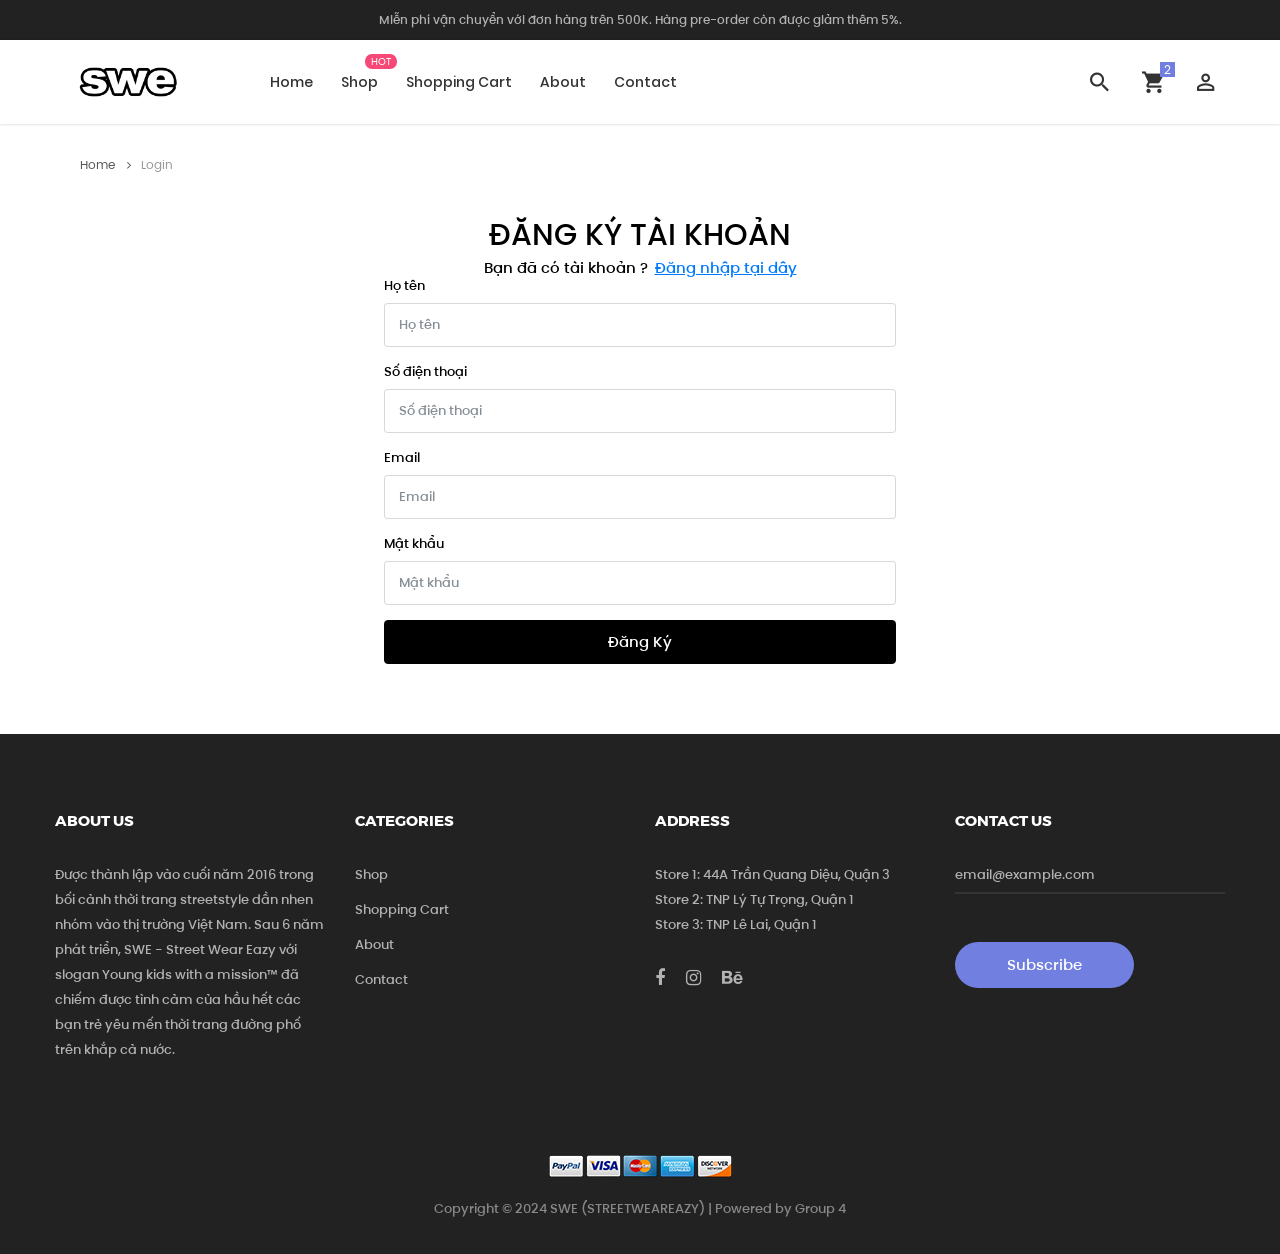
<file: register.html>
<!DOCTYPE html>
<html lang="en">

<head>
	<title>Tài Khoản</title>
	<meta charset="UTF-8">
	<meta name="viewport" content="width=device-width, initial-scale=1">
	<!--===============================================================================================-->
	<link rel="icon" type="image/png" href="images/icons/favicon.png" />
	<!--===============================================================================================-->
	<link rel="stylesheet" type="text/css" href="vendor/bootstrap/css/bootstrap.min.css">
	<!--===============================================================================================-->
	<link rel="stylesheet" type="text/css" href="fonts/font-awesome-4.7.0/css/font-awesome.min.css">
	<!--===============================================================================================-->
	<link rel="stylesheet" type="text/css" href="fonts/iconic/css/material-design-iconic-font.min.css">
	<!--===============================================================================================-->
	<link rel="stylesheet" type="text/css" href="fonts/linearicons-v1.0.0/icon-font.min.css">
	<!--===============================================================================================-->
	<link rel="stylesheet" type="text/css" href="vendor/animate/animate.css">
	<!--===============================================================================================-->
	<link rel="stylesheet" type="text/css" href="vendor/css-hamburgers/hamburgers.min.css">
	<!--===============================================================================================-->
	<link rel="stylesheet" type="text/css" href="vendor/animsition/css/animsition.min.css">
	<!--===============================================================================================-->
	<link rel="stylesheet" type="text/css" href="vendor/select2/select2.min.css">
	<!--===============================================================================================-->
	<link rel="stylesheet" type="text/css" href="vendor/perfect-scrollbar/perfect-scrollbar.css">
	<!--===============================================================================================-->
	<link rel="stylesheet" type="text/css" href="css/util.css">
	<link rel="stylesheet" type="text/css" href="css/main.css">
	<!--===============================================================================================-->
	<link rel="stylesheet" href="css/product.css">


</head>

<body class="animsition">

	<!-- Header -->
	<header class="header-v4">
		<!-- Header desktop -->
		<div class="container-menu-desktop">
			<!-- Topbar -->
			<div class="top-bar">
				<div class="content-topbar flex-sb-m h-full container">
					<div class="left-top-bar">
						Miễn phí vận chuyển với đơn hàng trên 500K. Hàng pre-order còn được giảm thêm 5%.
					</div>
				</div>
			</div>

			<div class="wrap-menu-desktop how-shadow1">
				<nav class="limiter-menu-desktop container">

					<!-- Logo desktop -->
					<a href="/home.html" class="logo">
						<img src="images/icons/logo-01.png" alt="IMG-LOGO">
					</a>

					<!-- Menu desktop -->
					<div class="menu-desktop">
						<ul class="main-menu">
							<li>
								<a href="home.html">Home</a>
							</li>

							<li class="label1" data-label1="hot">
								<a href="product.html">Shop</a>
							</li>

							<li>
								<a href="shoping-cart.html">Shopping Cart</a>
							</li>
							<li>
								<a href="about.html">About</a>
							</li>

							<li>
								<a href="contact.html">Contact</a>
							</li>
						</ul>
					</div>

					<!-- Icon header -->
					<div class="wrap-icon-header flex-w flex-r-m">
						<div class="icon-header-item cl2 hov-cl1 trans-04 p-l-22 p-r-11 js-show-modal-search">
							<i class="zmdi zmdi-search"></i>
						</div>

						<div class="icon-header-item cl2 hov-cl1 trans-04 p-l-22 p-r-11 icon-header-noti js-show-cart"
							data-notify="2">
							<i class="zmdi zmdi-shopping-cart"></i>
						</div>

						<div class="icon-user">
							<a href="/login.html"
								class="dis-block icon-header-item cl2 hov-cl1 trans-04 p-l-22 p-r-11 icon-header-noti">
								<i class="zmdi zmdi-account-o"></i>
							</a>
						</div>
					</div>
				</nav>
			</div>
		</div>

		<!-- Header Mobile -->
		<div class="wrap-header-mobile">
			<!-- Logo moblie -->
			<div class="logo-mobile">
				<a href="home.html"><img src="images/icons/logo-01.png" alt="IMG-LOGO"></a>
			</div>

			<!-- Icon header -->
			<div class="wrap-icon-header flex-w flex-r-m m-r-15">
				<div class="icon-header-item cl2 hov-cl1 trans-04 p-r-11 js-show-modal-search">
					<i class="zmdi zmdi-search"></i>
				</div>

				<div class="icon-header-item cl2 hov-cl1 trans-04 p-r-11 p-l-10 icon-header-noti js-show-cart"
					data-notify="2">
					<i class="zmdi zmdi-shopping-cart"></i>
				</div>

				<div class="icon-user">
					<a href="login.html" class="dis-block icon-header-item cl2 hov-cl1 trans-04 p-l-22 p-r-11 icon-header-noti">
						<i class="zmdi zmdi-account-o"></i>
					</a>
				</div>
			</div>

			<!-- Button show menu -->
			<div class="btn-show-menu-mobile hamburger hamburger--squeeze">
				<span class="hamburger-box">
					<span class="hamburger-inner"></span>
				</span>
			</div>
		</div>


		<!-- Menu Mobile -->
		<div class="menu-mobile">
			<ul class="main-menu-m">
				<li>
					<a href="home.html">Home</a>
				</li>

				<li>
					<a href="product.html" class="label1 rs1" data-label1="hot">Shop</a>
				</li>

				<li>
					<a href="shoping-cart.html">Shopping Cart</a>
				</li>

				<li>
					<a href="about.html">About</a>
				</li>

				<li>
					<a href="contact.html">Contact</a>
				</li>
			</ul>
		</div>

		<!-- Modal Search -->
		<div class="modal-search-header flex-c-m trans-04 js-hide-modal-search">
			<div class="container-search-header">
				<button class="flex-c-m btn-hide-modal-search trans-04 js-hide-modal-search">
					<img src="images/icons/icon-close2.png" alt="CLOSE">
				</button>

				<form class="wrap-search-header flex-w p-l-15">
					<button class="flex-c-m trans-04">
						<i class="zmdi zmdi-search"></i>
					</button>
					<input class="plh3" type="text" name="search" placeholder=" Tìm kiếm...">
				</form>
			</div>
		</div>
	</header>

	<!-- Cart -->
	<div class="wrap-header-cart js-panel-cart">
		<div class="s-full js-hide-cart"></div>

		<div class="header-cart flex-col-l p-l-65 p-r-25">
			<div class="header-cart-title flex-w flex-sb-m p-b-8">
				<span class="mtext-103 cl2">
					Giỏ hàng của bạn
				</span>

				<div class="fs-35 lh-10 cl2 p-lr-5 pointer hov-cl1 trans-04 js-hide-cart">
					<i class="zmdi zmdi-close"></i>
				</div>
			</div>

			<div class="header-cart-content flex-w js-pscroll">
				<ul class="header-cart-wrapitem w-full">
					<li class="header-cart-item flex-w flex-t m-b-12">
						<div class="header-cart-item-img">
							<img src="images/item-cart-01.jpg" alt="IMG">
						</div>

						<div class="header-cart-item-txt p-t-8">
							<a href="#" class="header-cart-item-name m-b-18 hov-cl1 trans-04">
								NYLON BACKPACK 13
							</a>

							<span class="header-cart-item-info">
								1 x  179,000₫
							</span>
						</div>
					</li>

					<li class="header-cart-item flex-w flex-t m-b-12">
						<div class="header-cart-item-img">
							<img src="images/item-cart-02.jpg" alt="IMG">
						</div>

						<div class="header-cart-item-txt p-t-8">
							<a href="#" class="header-cart-item-name m-b-18 hov-cl1 trans-04">
								INTERWAVE ZIP HOODIE - CREAM
							</a>

							<span class="header-cart-item-info">
								1 x 516,000₫
							</span>
						</div>
					</li>

					<li class="header-cart-item flex-w flex-t m-b-12">
						<div class="header-cart-item-img">
							<img src="images/item-cart-03.jpg" alt="IMG">
						</div>

						<div class="header-cart-item-txt p-t-8">
							<a href="#" class="header-cart-item-name m-b-18 hov-cl1 trans-04">
								COLLAR SHIRT - BLUE
							</a>

							<span class="header-cart-item-info">
								1 x 320,000₫
							</span>
						</div>
					</li>
				</ul>

				<div class="w-full">
					<div class="header-cart-total w-full p-tb-40">
						Tổng tiền: 1,015,000₫
					</div>

					<div class="header-cart-buttons flex-w w-full">
						<a href="shoping-cart.html"
							class="flex-c-m stext-101 cl0 size-107 bg3 bor2 hov-btn3 p-lr-15 trans-04 m-r-8 m-b-10">
							Xem giỏ hàng
						</a>

						<a href="shoping-cart.html"
							class="flex-c-m stext-101 cl0 size-107 bg3 bor2 hov-btn3 p-lr-15 trans-04 m-b-10">
							Thanh Toán
						</a>
					</div>
				</div>
			</div>
		</div>
	</div>
	
	<!-- breadcrumb -->
	<div class="container">
		<div class="bread-crumb flex-w p-l-25 p-r-15 p-t-30 p-lr-0-lg">
			<a href="home.html" class="stext-109 cl8 hov-cl1 trans-04">
				Home
				<i class="fa fa-angle-right m-l-9 m-r-10" aria-hidden="true"></i>
			</a>

			<span class="stext-109 cl4">
				Login
			</span>
		</div>
	</div>

	
	<div class="login-page">
		<h2 class="textdangnhap text-center text-uppercase">Đăng ký tài khoản</h2>
		<div class="chuacotk d-flex justify-content-center">
			<h6 class="text-center">Bạn đã có tài khoản ?</h6>
			<a href="login.html"><h6 class="texta text-center" >Đăng nhập tại dây</h6></a>
		</div>
		<form>
            <div class="mb-3">
                <label for="exampleInputEmail1" class="tkmk form-label">Họ tên<nav></nav></label>
                <input type="text" class="inputform form-control" id="exampleInputEmail1" aria-describedby="emailHelp" placeholder=" Họ tên" required>
              </div>
              <div class="mb-3">
                <label for="exampleInputEmail1" class="tkmk form-label">Số điện thoại</label>
                <input type="number" class="inputform form-control" id="exampleInputEmail1" aria-describedby="emailHelp" placeholder=" Số điện thoại" required>
              </div>
			<div class="mb-3">
			  <label for="exampleInputEmail1" class="tkmk form-label">Email</label>
			  <input type="email" class="inputform form-control" id="exampleInputEmail1" aria-describedby="emailHelp" placeholder=" Email" required>
            </div>
			<div class="mb-3">
			  <label for="exampleInputPassword1" class="tkmk form-label">Mật khẩu</label>
			  <input type="password" class="inputform form-control" id="exampleInputPassword1" placeholder=" Mật khẩu">
			</div>
			<div class="button">
				<button type="button" class="btn btn-dark">Đăng Ký</button>
			</div>
		  </form>
	</div>

	
	<!-- Footer -->
	<footer class="bg3 p-t-75 p-b-32">
		<div class="container">
			<div class="row">
				<div class="col-sm-6 col-lg-3 p-b-50">
					<h4 class="stext-301 cl0 p-b-30">
						ABOUT US
					</h4>

					<p class="stext-107 cl7 size-201">
						Được thành lập vào cuối năm 2016 trong bối cảnh thời trang streetstyle dần nhen nhóm vào thị
						trường Việt Nam. Sau 6 năm phát triển, SWE - Street Wear Eazy với slogan Young kids with a
						mission™ đã chiếm được tình cảm của hầu hết các bạn trẻ yêu mến thời trang đường phố trên khắp
						cả nước.
					</p>

				</div>

				<div class="col-sm-6 col-lg-3 p-b-50">
					<h4 class="stext-301 cl0 p-b-30">
						Categories
					</h4>

					<ul>
						<li class="p-b-10">
							<a href="/product.html" class="stext-107 cl7 hov-cl1 trans-04">
								Shop
							</a>
						</li>

						<li class="p-b-10">
							<a href="/shoping-cart.html" class="stext-107 cl7 hov-cl1 trans-04">
								Shopping Cart
							</a>
						</li>

						<li class="p-b-10">
							<a href="/about.html" class="stext-107 cl7 hov-cl1 trans-04">
								About
							</a>
						</li>
						<li class="p-b-10">
							<a href="/contact.html" class="stext-107 cl7 hov-cl1 trans-04">
								Contact
							</a>
						</li>
					</ul>
				</div>

				<div class="col-sm-6 col-lg-3 p-b-50">
					<h4 class="stext-301 cl0 p-b-30">
						Address
					</h4>

					<p class="stext-107 cl7 size-201">
						Store 1: 44A Trần Quang Diệu, Quận 3 <br>
						Store 2: TNP Lý Tự Trọng, Quận 1 <br>
						Store 3: TNP Lê Lai, Quận 1 <br>
					</p>

					<div class="p-t-27">
						<a href="" class="fs-18 cl7 hov-cl1 trans-04 m-r-16"
							onclick="window.open('https://www.facebook.com/streetweareazy')">
							<i class="fa fa-facebook"></i>
						</a>

						<a href="#" class="fs-18 cl7 hov-cl1 trans-04 m-r-16"
							onclick="window.open('https://www.instagram.com/swe.vn?fbclid=IwZXh0bgNhZW0CMTAAAR2eVGEt-mSt9nCtCppMc2zQ8ZbeJ8wahw8I2NEeQKGtOoWw5Fv3cL4uADU_aem_C9l3HfbUojAv2xgfsw2asw')">
							<i class="fa fa-instagram"></i>
						</a>

						<a href="#" class="fs-18 cl7 hov-cl1 trans-04 m-r-16"
							onclick="window.open('https://www.behance.net/lenguyenxeng')">
							<i class="fa fa-behance" aria-hidden="true"></i>
						</a>
					</div>
				</div>

				<div class="col-sm-6 col-lg-3 p-b-50">
					<h4 class="stext-301 cl0 p-b-30">
						contact us
					</h4>

					<form>
						<div class="wrap-input1 w-full p-b-4">
							<input class="input1 bg-none plh1 stext-107 cl7" type="text" name="email"
								placeholder="email@example.com">
							<div class="focus-input1 trans-04"></div>
						</div>

						<div class="p-t-18">
							<button class="flex-c-m stext-101 cl0 size-103 bg1 bor1 hov-btn2 p-lr-15 trans-04">
								Subscribe
							</button>
						</div>
					</form>
				</div>
			</div>

			<div class="p-t-40">
				<div class="flex-c-m flex-w p-b-18">
					<a href="#" class="m-all-1">
						<img src="images/icons/icon-pay-01.png" alt="ICON-PAY">
					</a>

					<a href="#" class="m-all-1">
						<img src="images/icons/icon-pay-02.png" alt="ICON-PAY">
					</a>

					<a href="#" class="m-all-1">
						<img src="images/icons/icon-pay-03.png" alt="ICON-PAY">
					</a>

					<a href="#" class="m-all-1">
						<img src="images/icons/icon-pay-04.png" alt="ICON-PAY">
					</a>

					<a href="#" class="m-all-1">
						<img src="images/icons/icon-pay-05.png" alt="ICON-PAY">
					</a>
				</div>

				<p class="stext-107 cl6 txt-center">
					Copyright &copy; 2024 SWE (STREETWEAREAZY) | Powered by Group 4</a>
				</p>
			</div>
		</div>
	</footer>



	<!-- Back to top -->
	<div class="btn-back-to-top" id="myBtn">
		<span class="symbol-btn-back-to-top">
			<i class="zmdi zmdi-chevron-up"></i>
		</span>
	</div>

	<!--===============================================================================================-->
	<script src="vendor/jquery/jquery-3.2.1.min.js"></script>
	<!--===============================================================================================-->
	<script src="vendor/animsition/js/animsition.min.js"></script>
	<!--===============================================================================================-->
	<script src="vendor/bootstrap/js/popper.js"></script>
	<script src="vendor/bootstrap/js/bootstrap.min.js"></script>
	<!--===============================================================================================-->
	<script src="vendor/select2/select2.min.js"></script>
	<script>
		$(".js-select2").each(function () {
			$(this).select2({
				minimumResultsForSearch: 20,
				dropdownParent: $(this).next('.dropDownSelect2')
			});
		})
	</script>
	<!--===============================================================================================-->
	<script src="vendor/MagnificPopup/jquery.magnific-popup.min.js"></script>
	<!--===============================================================================================-->
	<script src="vendor/perfect-scrollbar/perfect-scrollbar.min.js"></script>
	<script>
		$('.js-pscroll').each(function () {
			$(this).css('position', 'relative');
			$(this).css('overflow', 'hidden');
			var ps = new PerfectScrollbar(this, {
				wheelSpeed: 1,
				scrollingThreshold: 1000,
				wheelPropagation: false,
			});

			$(window).on('resize', function () {
				ps.update();
			})
		});
	</script>
	<!--===============================================================================================-->
	<script src="js/main.js"></script>

</body>

</html>
</file>
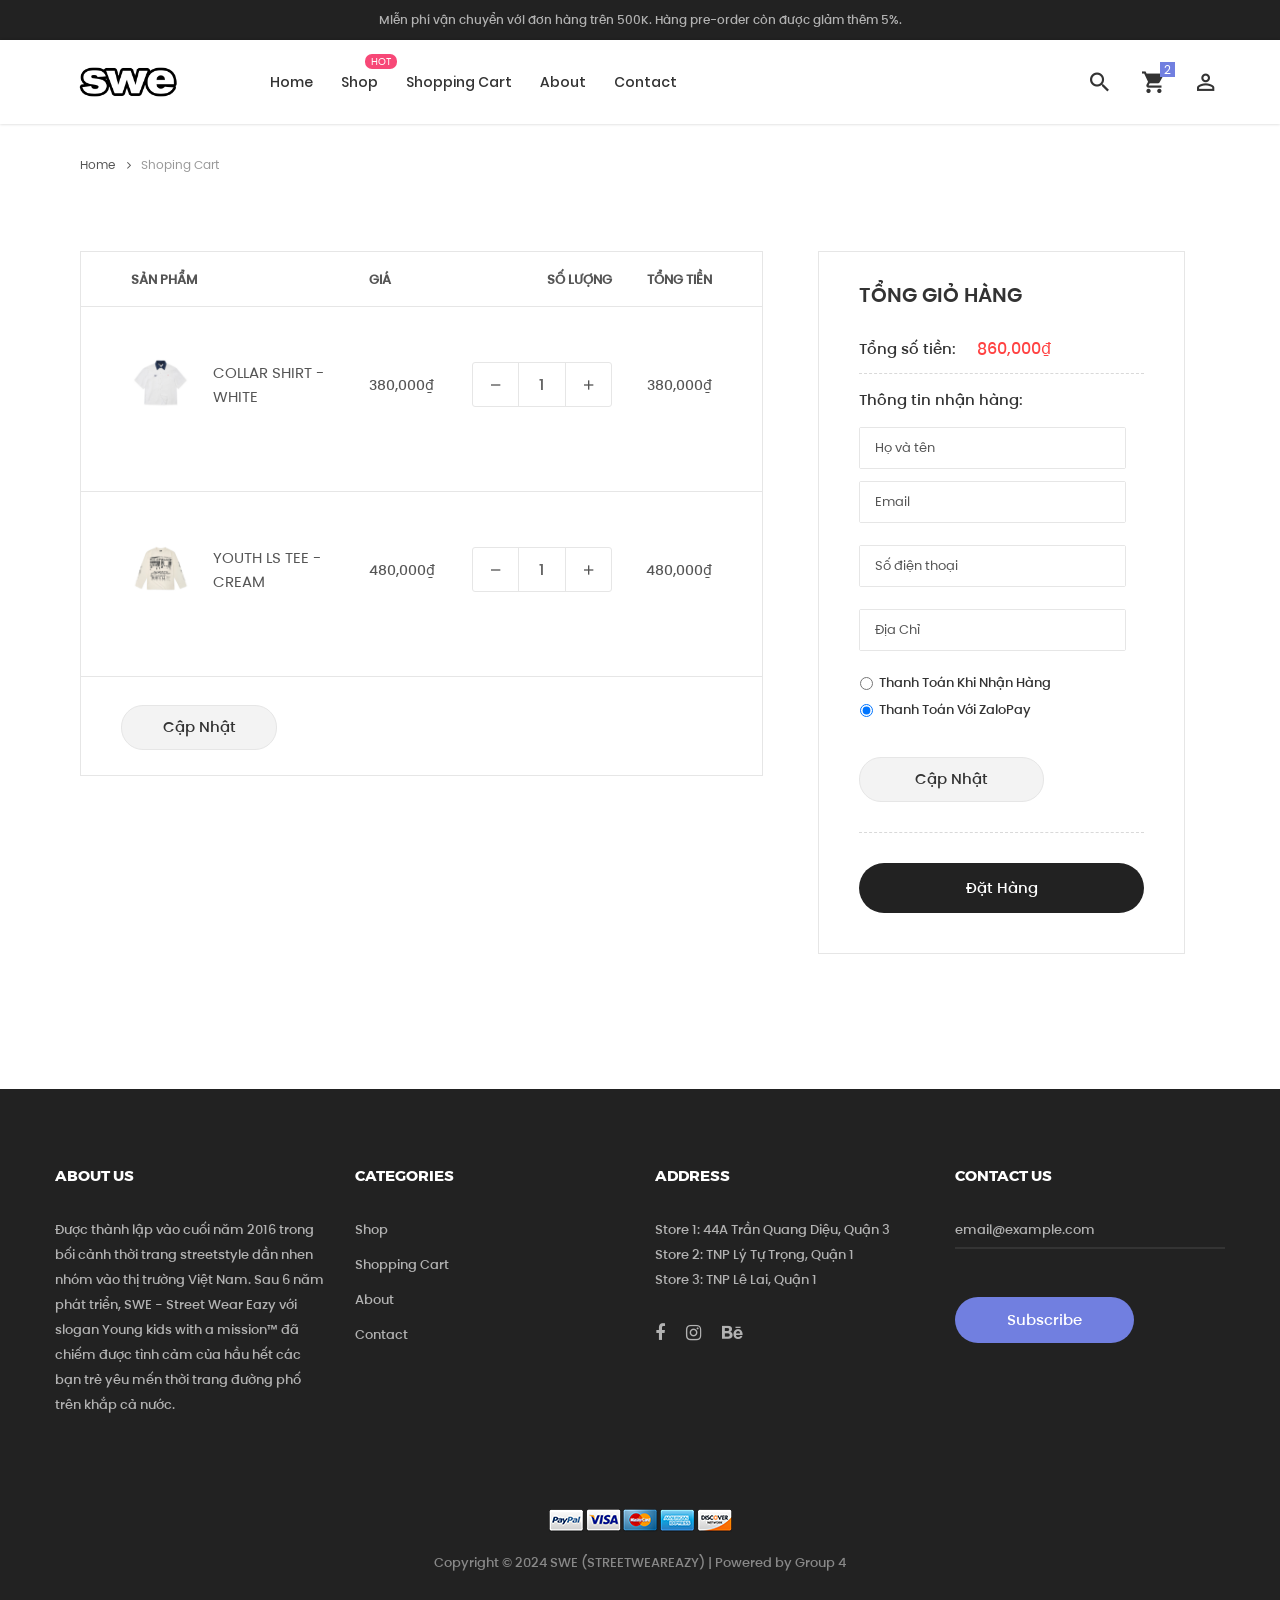
<file: shoping-cart.html>
<!DOCTYPE html>
<html lang="en">

<head>
	<title>Shoping Cart</title>
	<meta charset="UTF-8">
	<meta name="viewport" content="width=device-width, initial-scale=1">
	<!--===============================================================================================-->
	<link rel="icon" type="image/png" href="images/icons/favicon.png" />
	<!--===============================================================================================-->
	<link rel="stylesheet" type="text/css" href="vendor/bootstrap/css/bootstrap.min.css">
	<!--===============================================================================================-->
	<link rel="stylesheet" type="text/css" href="fonts/font-awesome-4.7.0/css/font-awesome.min.css">
	<!--===============================================================================================-->
	<link rel="stylesheet" type="text/css" href="fonts/iconic/css/material-design-iconic-font.min.css">
	<!--===============================================================================================-->
	<link rel="stylesheet" type="text/css" href="fonts/linearicons-v1.0.0/icon-font.min.css">
	<!--===============================================================================================-->
	<link rel="stylesheet" type="text/css" href="vendor/animate/animate.css">
	<!--===============================================================================================-->
	<link rel="stylesheet" type="text/css" href="vendor/css-hamburgers/hamburgers.min.css">
	<!--===============================================================================================-->
	<link rel="stylesheet" type="text/css" href="vendor/animsition/css/animsition.min.css">
	<!--===============================================================================================-->
	<link rel="stylesheet" type="text/css" href="vendor/select2/select2.min.css">
	<!--===============================================================================================-->
	<link rel="stylesheet" type="text/css" href="vendor/perfect-scrollbar/perfect-scrollbar.css">
	<!--===============================================================================================-->
	<link rel="stylesheet" type="text/css" href="css/util.css">
	<link rel="stylesheet" type="text/css" href="css/main.css">
	<!--===============================================================================================-->
	<link rel="stylesheet" href="css/product.css">


</head>

<body class="animsition">

	<!-- Header -->
	<header class="header-v4">
		<!-- Header desktop -->
		<div class="container-menu-desktop">
			<!-- Topbar -->
			<div class="top-bar">
				<div class="content-topbar flex-sb-m h-full container">
					<div class="left-top-bar">
						Miễn phí vận chuyển với đơn hàng trên 500K. Hàng pre-order còn được giảm thêm 5%.
					</div>
				</div>
			</div>

			<div class="wrap-menu-desktop how-shadow1">
				<nav class="limiter-menu-desktop container">

					<!-- Logo desktop -->
					<a href="/home.html" class="logo">
						<img src="images/icons/logo-01.png" alt="IMG-LOGO">
					</a>

					<!-- Menu desktop -->
					<div class="menu-desktop">
						<ul class="main-menu">
							<li>
								<a href="home.html">Home</a>
							</li>

							<li class="label1" data-label1="hot">
								<a href="product.html">Shop</a>
							</li>

							<li>
								<a href="shoping-cart.html">Shopping Cart</a>
							</li>
							<li>
								<a href="about.html">About</a>
							</li>

							<li>
								<a href="contact.html">Contact</a>
							</li>
						</ul>
					</div>

					<!-- Icon header -->
					<div class="wrap-icon-header flex-w flex-r-m">
						<div class="icon-header-item cl2 hov-cl1 trans-04 p-l-22 p-r-11 js-show-modal-search">
							<i class="zmdi zmdi-search"></i>
						</div>

						<div class="icon-header-item cl2 hov-cl1 trans-04 p-l-22 p-r-11 icon-header-noti js-show-cart"
							data-notify="2">
							<i class="zmdi zmdi-shopping-cart"></i>
						</div>

						<div class="icon-user">
							<a href="/login.html"
								class="dis-block icon-header-item cl2 hov-cl1 trans-04 p-l-22 p-r-11 icon-header-noti">
								<i class="zmdi zmdi-account-o"></i>
							</a>
						</div>
					</div>
				</nav>
			</div>
		</div>

		<!-- Header Mobile -->
		<div class="wrap-header-mobile">
			<!-- Logo moblie -->
			<div class="logo-mobile">
				<a href="home.html"><img src="images/icons/logo-01.png" alt="IMG-LOGO"></a>
			</div>

			<!-- Icon header -->
			<div class="wrap-icon-header flex-w flex-r-m m-r-15">
				<div class="icon-header-item cl2 hov-cl1 trans-04 p-r-11 js-show-modal-search">
					<i class="zmdi zmdi-search"></i>
				</div>

				<div class="icon-header-item cl2 hov-cl1 trans-04 p-r-11 p-l-10 icon-header-noti js-show-cart"
					data-notify="2">
					<i class="zmdi zmdi-shopping-cart"></i>
				</div>

				<div class="icon-user">
					<a href="/login.html" class="dis-block icon-header-item cl2 hov-cl1 trans-04 p-l-22 p-r-11 icon-header-noti">
						<i class="zmdi zmdi-account-o"></i>
					</a>
				</div>
			</div>

			<!-- Button show menu -->
			<div class="btn-show-menu-mobile hamburger hamburger--squeeze">
				<span class="hamburger-box">
					<span class="hamburger-inner"></span>
				</span>
			</div>
		</div>


		<!-- Menu Mobile -->
		<div class="menu-mobile">
			<ul class="main-menu-m">
				<li>
					<a href="home.html">Home</a>
				</li>

				<li>
					<a href="product.html" class="label1 rs1" data-label1="hot">Shop</a>
				</li>

				<li>
					<a href="shoping-cart.html">Shopping Cart</a>
				</li>

				<li>
					<a href="about.html">About</a>
				</li>

				<li>
					<a href="contact.html">Contact</a>
				</li>
			</ul>
		</div>

		<!-- Modal Search -->
		<div class="modal-search-header flex-c-m trans-04 js-hide-modal-search">
			<div class="container-search-header">
				<button class="flex-c-m btn-hide-modal-search trans-04 js-hide-modal-search">
					<img src="images/icons/icon-close2.png" alt="CLOSE">
				</button>

				<form class="wrap-search-header flex-w p-l-15">
					<button class="flex-c-m trans-04">
						<i class="zmdi zmdi-search"></i>
					</button>
					<input class="plh3" type="text" name="search" placeholder=" Tìm kiếm...">
				</form>
			</div>
		</div>
	</header>

	<!-- Cart -->
	<div class="wrap-header-cart js-panel-cart">
		<div class="s-full js-hide-cart"></div>

		<div class="header-cart flex-col-l p-l-65 p-r-25">
			<div class="header-cart-title flex-w flex-sb-m p-b-8">
				<span class="mtext-103 cl2">
					Giỏ hàng của bạn
				</span>

				<div class="fs-35 lh-10 cl2 p-lr-5 pointer hov-cl1 trans-04 js-hide-cart">
					<i class="zmdi zmdi-close"></i>
				</div>
			</div>

			<div class="header-cart-content flex-w js-pscroll">
				<ul class="header-cart-wrapitem w-full">
					<li class="header-cart-item flex-w flex-t m-b-12">
						<div class="header-cart-item-img">
							<img src="images/item-cart-01.jpg" alt="IMG">
						</div>

						<div class="header-cart-item-txt p-t-8">
							<a href="#" class="header-cart-item-name m-b-18 hov-cl1 trans-04">
								NYLON BACKPACK 13
							</a>

							<span class="header-cart-item-info">
								1 x  179,000₫
							</span>
						</div>
					</li>

					<li class="header-cart-item flex-w flex-t m-b-12">
						<div class="header-cart-item-img">
							<img src="images/item-cart-02.jpg" alt="IMG">
						</div>

						<div class="header-cart-item-txt p-t-8">
							<a href="#" class="header-cart-item-name m-b-18 hov-cl1 trans-04">
								INTERWAVE ZIP HOODIE - CREAM
							</a>

							<span class="header-cart-item-info">
								1 x 516,000₫
							</span>
						</div>
					</li>

					<li class="header-cart-item flex-w flex-t m-b-12">
						<div class="header-cart-item-img">
							<img src="images/item-cart-03.jpg" alt="IMG">
						</div>

						<div class="header-cart-item-txt p-t-8">
							<a href="#" class="header-cart-item-name m-b-18 hov-cl1 trans-04">
								COLLAR SHIRT - BLUE
							</a>

							<span class="header-cart-item-info">
								1 x 320,000₫
							</span>
						</div>
					</li>
				</ul>

				<div class="w-full">
					<div class="header-cart-total w-full p-tb-40">
						Tổng tiền: 1,015,000₫
					</div>

					<div class="header-cart-buttons flex-w w-full">
						<a href="shoping-cart.html"
							class="flex-c-m stext-101 cl0 size-107 bg3 bor2 hov-btn3 p-lr-15 trans-04 m-r-8 m-b-10">
							Xem giỏ hàng
						</a>

						<a href="shoping-cart.html"
							class="flex-c-m stext-101 cl0 size-107 bg3 bor2 hov-btn3 p-lr-15 trans-04 m-b-10">
							Thanh Toán
						</a>
					</div>
				</div>
			</div>
		</div>
	</div>
	
	<!-- breadcrumb -->
	<div class="container">
		<div class="bread-crumb flex-w p-l-25 p-r-15 p-t-30 p-lr-0-lg">
			<a href="home.html" class="stext-109 cl8 hov-cl1 trans-04">
				Home
				<i class="fa fa-angle-right m-l-9 m-r-10" aria-hidden="true"></i>
			</a>

			<span class="stext-109 cl4">
				Shoping Cart
			</span>
		</div>
	</div>


	<!-- Shoping Cart -->
	<form class="bg0 p-t-75 p-b-85">
		<div class="container">
			<div class="row">
				<div class="col-lg-10 col-xl-7 m-lr-auto m-b-50">
					<div class="m-l-25 m-r--38 m-lr-0-xl">
						<div class="wrap-table-shopping-cart">
							<table class="table-shopping-cart">
								<tr class="table_head">
									<th class="column-1">Sản Phẩm</th>
									<th class="column-2"></th>
									<th class="column-3">Giá</th>
									<th class="column-4">Số lượng</th>
									<th class="column-5">Tổng tiền</th>
								</tr>

								<tr class="table_row">
									<td class="column-1">
										<div class="how-itemcart1">
											<img src="images/item-cart-04.jpg" alt="IMG">
										</div>
									</td>
									<td class="column-2">COLLAR SHIRT - WHITE
									</td>
									<td class="column-3">380,000₫</td>
									<td class="column-4">
										<div class="wrap-num-product flex-w m-l-auto m-r-0">
											<div class="btn-num-product-down cl8 hov-btn3 trans-04 flex-c-m">
												<i class="fs-16 zmdi zmdi-minus"></i>
											</div>

											<input class="mtext-104 cl3 txt-center num-product" type="number"
												name="num-product1" value="1">

											<div class="btn-num-product-up cl8 hov-btn3 trans-04 flex-c-m">
												<i class="fs-16 zmdi zmdi-plus"></i>
											</div>
										</div>
									</td>
									<td class="column-5">380,000₫</td>
								</tr>

								<tr class="table_row">
									<td class="column-1">
										<div class="how-itemcart1">
											<img src="images/item-cart-05.jpg" alt="IMG">
										</div>
									</td>
									<td class="column-2">YOUTH LS TEE - CREAM</td>
									<td class="column-3">480,000₫</td>
									<td class="column-4">
										<div class="wrap-num-product flex-w m-l-auto m-r-0">
											<div class="btn-num-product-down cl8 hov-btn3 trans-04 flex-c-m">
												<i class="fs-16 zmdi zmdi-minus"></i>
											</div>

											<input class="mtext-104 cl3 txt-center num-product" type="number"
												name="num-product2" value="1">

											<div class="btn-num-product-up cl8 hov-btn3 trans-04 flex-c-m">
												<i class="fs-16 zmdi zmdi-plus"></i>
											</div>
										</div>
									</td>
									<td class="column-5">480,000₫</td>
								</tr>
							</table>
						</div>

						<div class="button-update flex-w flex-sb-m bor15 p-t-18 p-b-15 p-lr-40 p-lr-15-sm">

							<div style="font-family: Poppins, sans-serif; text-transform: capitalize;"
								class="flex-c-m cl2 size-119 bg8 bor13 hov-btn3 p-lr-15 trans-04 pointer m-tb-10">
								Cập nhật
							</div>
						</div>
					</div>
				</div>

				<div class="col-sm-10 col-lg-7 col-xl-5 m-lr-auto m-b-50">
					<div class="bor10 p-lr-40 p-t-30 p-b-40 m-l-63 m-r-40 m-lr-0-xl p-lr-15-sm">
						<h4 class="mtext-109 cl2 p-b-30">
							tổng giỏ hàng
						</h4>

						<div class="flex-w flex-t bor12 p-b-13">
							<div class="size-208">
								<span class="stext-110 cl2">
									Tổng số tiền:
								</span>
							</div>

							<div class="size-209">
								<span class="mtext-110 cl2">
									860,000₫
								</span>
							</div>
						</div>

						<div class="bor12 p-t-15 p-b-30">
							<div class="w-full-ssm">
								<span class="stext-110 cl2">
									Thông tin nhận hàng:
								</span>
							</div>

							<div class=" p-r-18 p-r-0-sm w-full-ssm">
								<div class="p-t-15">
									<div class="bor8 bg0 m-b-12">
										<input class="stext-111 cl8 plh3 size-111 p-lr-15" type="text" name="name"
											placeholder="Họ và tên">
									</div>

									<div class="bor8 bg0 m-b-22">
										<input class="stext-111 cl8 plh3 size-111 p-lr-15" type="text" name="email"
											placeholder="Email">
									</div>

									<div class="bor8 bg0 m-b-22">
										<input class="stext-111 cl8 plh3 size-111 p-lr-15" type="number" name="phone"
											placeholder="Số điện thoại">
									</div>

									<div class="bor8 bg0 m-b-22">
										<input class="stext-111 cl8 plh3 size-111 p-lr-15" type="text" name="adress"
											placeholder="Địa Chỉ">
									</div>
									<div class="formcheck" style="margin-left: 20px;">
										<div class="cl2"
										style="font-family: Poppins, sans-serif; text-transform: capitalize;">
										<input class="form-check-input" type="radio" name="flexRadioDefault"
											id="flexRadioDefault1">
										<label for="flexRadioDefault1" style="font-size: 13px;">
											Thanh Toán khi nhận hàng
										</label>
									</div>
									<div class="cl2"
										style="font-family: Poppins, sans-serif; text-transform: capitalize;">
										<input class="form-check-input" type="radio" name="flexRadioDefault"
											id="flexRadioDefault2" checked>
										<label for="flexRadioDefault2" style="font-size: 13px;">
											Thanh toán với ZaloPay
										</label>
									</div>
									</div>
									<div class="flex-w">
										<div
											class="flex-c-m stext-101 cl2 size-115 bg8 bor13 hov-btn3 p-lr-15 trans-04 pointer">
											Cập nhật
										</div>
									</div>

								</div>
							</div>
						</div>

						<button class="flex-c-m stext-101 cl0 size-116 bg3 bor14 hov-btn3 p-lr-15 trans-04 pointer">
							Đặt Hàng
						</button>
					</div>
				</div>
			</div>
		</div>
	</form>




	<!-- Footer -->
	<footer class="bg3 p-t-75 p-b-32">
		<div class="container">
			<div class="row">
				<div class="col-sm-6 col-lg-3 p-b-50">
					<h4 class="stext-301 cl0 p-b-30">
						ABOUT US
					</h4>

					<p class="stext-107 cl7 size-201">
						Được thành lập vào cuối năm 2016 trong bối cảnh thời trang streetstyle dần nhen nhóm vào thị
						trường Việt Nam. Sau 6 năm phát triển, SWE - Street Wear Eazy với slogan Young kids with a
						mission™ đã chiếm được tình cảm của hầu hết các bạn trẻ yêu mến thời trang đường phố trên khắp
						cả nước.
					</p>

				</div>

				<div class="col-sm-6 col-lg-3 p-b-50">
					<h4 class="stext-301 cl0 p-b-30">
						Categories
					</h4>

					<ul>
						<li class="p-b-10">
							<a href="/product.html" class="stext-107 cl7 hov-cl1 trans-04">
								Shop
							</a>
						</li>

						<li class="p-b-10">
							<a href="/shoping-cart.html" class="stext-107 cl7 hov-cl1 trans-04">
								Shopping Cart
							</a>
						</li>

						<li class="p-b-10">
							<a href="/about.html" class="stext-107 cl7 hov-cl1 trans-04">
								About
							</a>
						</li>
						<li class="p-b-10">
							<a href="/contact.html" class="stext-107 cl7 hov-cl1 trans-04">
								Contact
							</a>
						</li>
					</ul>
				</div>

				<div class="col-sm-6 col-lg-3 p-b-50">
					<h4 class="stext-301 cl0 p-b-30">
						Address
					</h4>

					<p class="stext-107 cl7 size-201">
						Store 1: 44A Trần Quang Diệu, Quận 3 <br>
						Store 2: TNP Lý Tự Trọng, Quận 1 <br>
						Store 3: TNP Lê Lai, Quận 1 <br>
					</p>

					<div class="p-t-27">
						<a href="" class="fs-18 cl7 hov-cl1 trans-04 m-r-16"
							onclick="window.open('https://www.facebook.com/streetweareazy')">
							<i class="fa fa-facebook"></i>
						</a>

						<a href="#" class="fs-18 cl7 hov-cl1 trans-04 m-r-16"
							onclick="window.open('https://www.instagram.com/swe.vn?fbclid=IwZXh0bgNhZW0CMTAAAR2eVGEt-mSt9nCtCppMc2zQ8ZbeJ8wahw8I2NEeQKGtOoWw5Fv3cL4uADU_aem_C9l3HfbUojAv2xgfsw2asw')">
							<i class="fa fa-instagram"></i>
						</a>

						<a href="#" class="fs-18 cl7 hov-cl1 trans-04 m-r-16"
							onclick="window.open('https://www.behance.net/lenguyenxeng')">
							<i class="fa fa-behance" aria-hidden="true"></i>
						</a>
					</div>
				</div>

				<div class="col-sm-6 col-lg-3 p-b-50">
					<h4 class="stext-301 cl0 p-b-30">
						contact us
					</h4>

					<form>
						<div class="wrap-input1 w-full p-b-4">
							<input class="input1 bg-none plh1 stext-107 cl7" type="text" name="email"
								placeholder="email@example.com">
							<div class="focus-input1 trans-04"></div>
						</div>

						<div class="p-t-18">
							<button class="flex-c-m stext-101 cl0 size-103 bg1 bor1 hov-btn2 p-lr-15 trans-04">
								Subscribe
							</button>
						</div>
					</form>
				</div>
			</div>

			<div class="p-t-40">
				<div class="flex-c-m flex-w p-b-18">
					<a href="#" class="m-all-1">
						<img src="images/icons/icon-pay-01.png" alt="ICON-PAY">
					</a>

					<a href="#" class="m-all-1">
						<img src="images/icons/icon-pay-02.png" alt="ICON-PAY">
					</a>

					<a href="#" class="m-all-1">
						<img src="images/icons/icon-pay-03.png" alt="ICON-PAY">
					</a>

					<a href="#" class="m-all-1">
						<img src="images/icons/icon-pay-04.png" alt="ICON-PAY">
					</a>

					<a href="#" class="m-all-1">
						<img src="images/icons/icon-pay-05.png" alt="ICON-PAY">
					</a>
				</div>

				<p class="stext-107 cl6 txt-center">
					Copyright &copy; 2024 SWE (STREETWEAREAZY) | Powered by Group 4</a>
				</p>
			</div>
		</div>
	</footer>



	<!-- Back to top -->
	<div class="btn-back-to-top" id="myBtn">
		<span class="symbol-btn-back-to-top">
			<i class="zmdi zmdi-chevron-up"></i>
		</span>
	</div>

	<!--===============================================================================================-->
	<script src="vendor/jquery/jquery-3.2.1.min.js"></script>
	<!--===============================================================================================-->
	<script src="vendor/animsition/js/animsition.min.js"></script>
	<!--===============================================================================================-->
	<script src="vendor/bootstrap/js/popper.js"></script>
	<script src="vendor/bootstrap/js/bootstrap.min.js"></script>
	<!--===============================================================================================-->
	<script src="vendor/select2/select2.min.js"></script>
	<script>
		$(".js-select2").each(function () {
			$(this).select2({
				minimumResultsForSearch: 20,
				dropdownParent: $(this).next('.dropDownSelect2')
			});
		})
	</script>
	<!--===============================================================================================-->
	<script src="vendor/MagnificPopup/jquery.magnific-popup.min.js"></script>
	<!--===============================================================================================-->
	<script src="vendor/perfect-scrollbar/perfect-scrollbar.min.js"></script>
	<script>
		$('.js-pscroll').each(function () {
			$(this).css('position', 'relative');
			$(this).css('overflow', 'hidden');
			var ps = new PerfectScrollbar(this, {
				wheelSpeed: 1,
				scrollingThreshold: 1000,
				wheelPropagation: false,
			});

			$(window).on('resize', function () {
				ps.update();
			})
		});
	</script>
	<!--===============================================================================================-->
	<script src="js/main.js"></script>

</body>

</html>
</file>
<file: vendor/daterangepicker/daterangepicker.css>
.daterangepicker {
  position: absolute;
  color: inherit;
  background-color: #fff;
  border-radius: 4px;
  width: 278px;
  padding: 4px;
  margin-top: 1px;
  top: 100px;
  left: 20px;
  /* Calendars */ }
  .daterangepicker:before, .daterangepicker:after {
    position: absolute;
    display: inline-block;
    border-bottom-color: rgba(0, 0, 0, 0.2);
    content: ''; }
  .daterangepicker:before {
    top: -7px;
    border-right: 7px solid transparent;
    border-left: 7px solid transparent;
    border-bottom: 7px solid #ccc; }
  .daterangepicker:after {
    top: -6px;
    border-right: 6px solid transparent;
    border-bottom: 6px solid #fff;
    border-left: 6px solid transparent; }
  .daterangepicker.opensleft:before {
    right: 9px; }
  .daterangepicker.opensleft:after {
    right: 10px; }
  .daterangepicker.openscenter:before {
    left: 0;
    right: 0;
    width: 0;
    margin-left: auto;
    margin-right: auto; }
  .daterangepicker.openscenter:after {
    left: 0;
    right: 0;
    width: 0;
    margin-left: auto;
    margin-right: auto; }
  .daterangepicker.opensright:before {
    left: 9px; }
  .daterangepicker.opensright:after {
    left: 10px; }
  .daterangepicker.dropup {
    margin-top: -5px; }
    .daterangepicker.dropup:before {
      top: initial;
      bottom: -7px;
      border-bottom: initial;
      border-top: 7px solid #ccc; }
    .daterangepicker.dropup:after {
      top: initial;
      bottom: -6px;
      border-bottom: initial;
      border-top: 6px solid #fff; }
  .daterangepicker.dropdown-menu {
    max-width: none;
    z-index: 3001; }
  .daterangepicker.single .ranges, .daterangepicker.single .calendar {
    float: none; }
  .daterangepicker.show-calendar .calendar {
    display: block; }
  .daterangepicker .calendar {
    display: none;
    max-width: 270px;
    margin: 4px; }
    .daterangepicker .calendar.single .calendar-table {
      border: none; }
    .daterangepicker .calendar th, .daterangepicker .calendar td {
      white-space: nowrap;
      text-align: center;
      min-width: 32px; }
  .daterangepicker .calendar-table {
    border: 1px solid #fff;
    padding: 4px;
    border-radius: 4px;
    background-color: #fff; }
  .daterangepicker table {
    width: 100%;
    margin: 0; }
  .daterangepicker td, .daterangepicker th {
    text-align: center;
    width: 20px;
    height: 20px;
    border-radius: 4px;
    border: 1px solid transparent;
    white-space: nowrap;
    cursor: pointer; }
    .daterangepicker td.available:hover, .daterangepicker th.available:hover {
      background-color: #eee;
      border-color: transparent;
      color: inherit; }
    .daterangepicker td.week, .daterangepicker th.week {
      font-size: 80%;
      color: #ccc; }
  .daterangepicker td.off, .daterangepicker td.off.in-range, .daterangepicker td.off.start-date, .daterangepicker td.off.end-date {
    background-color: #fff;
    border-color: transparent;
    color: #999; }
  .daterangepicker td.in-range {
    background-color: #ebf4f8;
    border-color: transparent;
    color: #000;
    border-radius: 0; }
  .daterangepicker td.start-date {
    border-radius: 4px 0 0 4px; }
  .daterangepicker td.end-date {
    border-radius: 0 4px 4px 0; }
  .daterangepicker td.start-date.end-date {
    border-radius: 4px; }
  .daterangepicker td.active, .daterangepicker td.active:hover {
    background-color: #357ebd;
    border-color: transparent;
    color: #fff; }
  .daterangepicker th.month {
    width: auto; }
  .daterangepicker td.disabled, .daterangepicker option.disabled {
    color: #999;
    cursor: not-allowed;
    text-decoration: line-through; }
  .daterangepicker select.monthselect, .daterangepicker select.yearselect {
    font-size: 12px;
    padding: 1px;
    height: auto;
    margin: 0;
    cursor: default; }
  .daterangepicker select.monthselect {
    margin-right: 2%;
    width: 56%; }
  .daterangepicker select.yearselect {
    width: 40%; }
  .daterangepicker select.hourselect, .daterangepicker select.minuteselect, .daterangepicker select.secondselect, .daterangepicker select.ampmselect {
    width: 50px;
    margin-bottom: 0; }
  .daterangepicker .input-mini {
    border: 1px solid #ccc;
    border-radius: 4px;
    color: #555;
    height: 30px;
    line-height: 30px;
    display: block;
    vertical-align: middle;
    margin: 0 0 5px 0;
    padding: 0 6px 0 28px;
    width: 100%; }
    .daterangepicker .input-mini.active {
      border: 1px solid #08c;
      border-radius: 4px; }
  .daterangepicker .daterangepicker_input {
    position: relative; }
    .daterangepicker .daterangepicker_input i {
      position: absolute;
      left: 8px;
      top: 8px; }
  .daterangepicker.rtl .input-mini {
    padding-right: 28px;
    padding-left: 6px; }
  .daterangepicker.rtl .daterangepicker_input i {
    left: auto;
    right: 8px; }
  .daterangepicker .calendar-time {
    text-align: center;
    margin: 5px auto;
    line-height: 30px;
    position: relative;
    padding-left: 28px; }
    .daterangepicker .calendar-time select.disabled {
      color: #ccc;
      cursor: not-allowed; }

.ranges {
  font-size: 11px;
  float: none;
  margin: 4px;
  text-align: left; }
  .ranges ul {
    list-style: none;
    margin: 0 auto;
    padding: 0;
    width: 100%; }
  .ranges li {
    font-size: 13px;
    background-color: #f5f5f5;
    border: 1px solid #f5f5f5;
    border-radius: 4px;
    color: #08c;
    padding: 3px 12px;
    margin-bottom: 8px;
    cursor: pointer; }
    .ranges li:hover {
      background-color: #08c;
      border: 1px solid #08c;
      color: #fff; }
    .ranges li.active {
      background-color: #08c;
      border: 1px solid #08c;
      color: #fff; }

/*  Larger Screen Styling */
@media (min-width: 564px) {
  .daterangepicker {
    width: auto; }
    .daterangepicker .ranges ul {
      width: 160px; }
    .daterangepicker.single .ranges ul {
      width: 100%; }
    .daterangepicker.single .calendar.left {
      clear: none; }
    .daterangepicker.single.ltr .ranges, .daterangepicker.single.ltr .calendar {
      float: left; }
    .daterangepicker.single.rtl .ranges, .daterangepicker.single.rtl .calendar {
      float: right; }
    .daterangepicker.ltr {
      direction: ltr;
      text-align: left; }
      .daterangepicker.ltr .calendar.left {
        clear: left;
        margin-right: 0; }
        .daterangepicker.ltr .calendar.left .calendar-table {
          border-right: none;
          border-top-right-radius: 0;
          border-bottom-right-radius: 0; }
      .daterangepicker.ltr .calendar.right {
        margin-left: 0; }
        .daterangepicker.ltr .calendar.right .calendar-table {
          border-left: none;
          border-top-left-radius: 0;
          border-bottom-left-radius: 0; }
      .daterangepicker.ltr .left .daterangepicker_input {
        padding-right: 12px; }
      .daterangepicker.ltr .calendar.left .calendar-table {
        padding-right: 12px; }
      .daterangepicker.ltr .ranges, .daterangepicker.ltr .calendar {
        float: left; }
    .daterangepicker.rtl {
      direction: rtl;
      text-align: right; }
      .daterangepicker.rtl .calendar.left {
        clear: right;
        margin-left: 0; }
        .daterangepicker.rtl .calendar.left .calendar-table {
          border-left: none;
          border-top-left-radius: 0;
          border-bottom-left-radius: 0; }
      .daterangepicker.rtl .calendar.right {
        margin-right: 0; }
        .daterangepicker.rtl .calendar.right .calendar-table {
          border-right: none;
          border-top-right-radius: 0;
          border-bottom-right-radius: 0; }
      .daterangepicker.rtl .left .daterangepicker_input {
        padding-left: 12px; }
      .daterangepicker.rtl .calendar.left .calendar-table {
        padding-left: 12px; }
      .daterangepicker.rtl .ranges, .daterangepicker.rtl .calendar {
        text-align: right;
        float: right; } }
@media (min-width: 730px) {
  .daterangepicker .ranges {
    width: auto; }
  .daterangepicker.ltr .ranges {
    float: left; }
  .daterangepicker.rtl .ranges {
    float: right; }
  .daterangepicker .calendar.left {
    clear: none !important; } }
</file>
<file: vendor/perfect-scrollbar/perfect-scrollbar.css>
/*
 * Container style
 */
.ps {
  overflow: hidden !important;
  overflow-anchor: none;
  -ms-overflow-style: none;
  touch-action: auto;
  -ms-touch-action: auto;
}

/*
 * Scrollbar rail styles
 */
.ps__rail-x {
  display: none;
  opacity: 0;
  transition: background-color .2s linear, opacity .2s linear;
  -webkit-transition: background-color .2s linear, opacity .2s linear;
  height: 15px;
  /* there must be 'bottom' or 'top' for ps__rail-x */
  bottom: 0px;
  /* please don't change 'position' */
  position: absolute;
}

.ps__rail-y {
  display: none;
  opacity: 0;
  transition: background-color .2s linear, opacity .2s linear;
  -webkit-transition: background-color .2s linear, opacity .2s linear;
  width: 15px;
  /* there must be 'right' or 'left' for ps__rail-y */
  right: 0;
  /* please don't change 'position' */
  position: absolute;
}

.ps--active-x > .ps__rail-x,
.ps--active-y > .ps__rail-y {
  display: block;
  background-color: transparent;
}

.ps:hover > .ps__rail-x,
.ps:hover > .ps__rail-y,
.ps--focus > .ps__rail-x,
.ps--focus > .ps__rail-y,
.ps--scrolling-x > .ps__rail-x,
.ps--scrolling-y > .ps__rail-y {
  opacity: 0.6;
}

.ps__rail-x:hover,
.ps__rail-y:hover,
.ps__rail-x:focus,
.ps__rail-y:focus {
  background-color: #eee;
  opacity: 0.9;
}

/*
 * Scrollbar thumb styles
 */
.ps__thumb-x {
  background-color: #aaa;
  border-radius: 6px;
  transition: background-color .2s linear, height .2s ease-in-out;
  -webkit-transition: background-color .2s linear, height .2s ease-in-out;
  height: 6px;
  /* there must be 'bottom' for ps__thumb-x */
  bottom: 2px;
  /* please don't change 'position' */
  position: absolute;
}

.ps__thumb-y {
  background-color: #aaa;
  border-radius: 6px;
  transition: background-color .2s linear, width .2s ease-in-out;
  -webkit-transition: background-color .2s linear, width .2s ease-in-out;
  width: 6px;
  /* there must be 'right' for ps__thumb-y */
  right: 2px;
  /* please don't change 'position' */
  position: absolute;
}

.ps__rail-x:hover > .ps__thumb-x,
.ps__rail-x:focus > .ps__thumb-x {
  background-color: #999;
  height: 11px;
}

.ps__rail-y:hover > .ps__thumb-y,
.ps__rail-y:focus > .ps__thumb-y {
  background-color: #999;
  width: 11px;
}

/* MS supports */
@supports (-ms-overflow-style: none) {
  .ps {
    overflow: auto !important;
  }
}

@media screen and (-ms-high-contrast: active), (-ms-high-contrast: none) {
  .ps {
    overflow: auto !important;
  }
}
</file>
<file: css/util.css>
/*//////////////////////////////////////////////////////////////////
[ REBOOT ]*/
*, *:before, *:after {
	margin: 0px; 
	padding: 0px; 
	-webkit-box-sizing: border-box;
	-moz-box-sizing: border-box;
	box-sizing: border-box;
}

body, html {
	font-family: Arial, sans-serif;
	font-size: 15px;
	color: #666666;

	height: 100%;
	background-color: #fff;
	-webkit-box-sizing: border-box;
	-moz-box-sizing: border-box;
	box-sizing: border-box;
}

/*---------------------------------------------*/
a:focus {outline: none;}
a:hover {text-decoration: none;}

/*---------------------------------------------*/
h1,h2,h3,h4,h5,h6,p {margin: 0px;}

ul, li {
	margin: 0px;
	list-style-type: none;
}


/*---------------------------------------------*/
input, textarea, label {
	display: block;
	outline: none;
	border: none;
}

/*---------------------------------------------*/
button {
	outline: none;
	border: none;
	background: transparent;
	cursor: pointer;
}

button:focus {outline: none;}

iframe {border: none;}


/*//////////////////////////////////////////////////////////////////
[ FONT SIZE ]*/
.fs-1 {font-size: 1px;}
.fs-2 {font-size: 2px;}
.fs-3 {font-size: 3px;}
.fs-4 {font-size: 4px;}
.fs-5 {font-size: 5px;}
.fs-6 {font-size: 6px;}
.fs-7 {font-size: 7px;}
.fs-8 {font-size: 8px;}
.fs-9 {font-size: 9px;}
.fs-10 {font-size: 10px;}
.fs-11 {font-size: 11px;}
.fs-12 {font-size: 12px;}
.fs-13 {font-size: 13px;}
.fs-14 {font-size: 14px;}
.fs-15 {font-size: 15px;}
.fs-16 {font-size: 16px;}
.fs-17 {font-size: 17px;}
.fs-18 {font-size: 18px;}
.fs-19 {font-size: 19px;}
.fs-20 {font-size: 20px;}
.fs-21 {font-size: 21px;}
.fs-22 {font-size: 22px;}
.fs-23 {font-size: 23px;}
.fs-24 {font-size: 24px;}
.fs-25 {font-size: 25px;}
.fs-26 {font-size: 26px;}
.fs-27 {font-size: 27px;}
.fs-28 {font-size: 28px;}
.fs-29 {font-size: 29px;}
.fs-30 {font-size: 30px;}
.fs-31 {font-size: 31px;}
.fs-32 {font-size: 32px;}
.fs-33 {font-size: 33px;}
.fs-34 {font-size: 34px;}
.fs-35 {font-size: 35px;}
.fs-36 {font-size: 36px;}
.fs-37 {font-size: 37px;}
.fs-38 {font-size: 38px;}
.fs-39 {font-size: 39px;}
.fs-40 {font-size: 40px;}
.fs-41 {font-size: 41px;}
.fs-42 {font-size: 42px;}
.fs-43 {font-size: 43px;}
.fs-44 {font-size: 44px;}
.fs-45 {font-size: 45px;}
.fs-46 {font-size: 46px;}
.fs-47 {font-size: 47px;}
.fs-48 {font-size: 48px;}
.fs-49 {font-size: 49px;}
.fs-50 {font-size: 50px;}
.fs-51 {font-size: 51px;}
.fs-52 {font-size: 52px;}
.fs-53 {font-size: 53px;}
.fs-54 {font-size: 54px;}
.fs-55 {font-size: 55px;}
.fs-56 {font-size: 56px;}
.fs-57 {font-size: 57px;}
.fs-58 {font-size: 58px;}
.fs-59 {font-size: 59px;}
.fs-60 {font-size: 60px;}
.fs-61 {font-size: 61px;}
.fs-62 {font-size: 62px;}
.fs-63 {font-size: 63px;}
.fs-64 {font-size: 64px;}
.fs-65 {font-size: 65px;}
.fs-66 {font-size: 66px;}
.fs-67 {font-size: 67px;}
.fs-68 {font-size: 68px;}
.fs-69 {font-size: 69px;}
.fs-70 {font-size: 70px;}
.fs-71 {font-size: 71px;}
.fs-72 {font-size: 72px;}
.fs-73 {font-size: 73px;}
.fs-74 {font-size: 74px;}
.fs-75 {font-size: 75px;}
.fs-76 {font-size: 76px;}
.fs-77 {font-size: 77px;}
.fs-78 {font-size: 78px;}
.fs-79 {font-size: 79px;}
.fs-80 {font-size: 80px;}
.fs-81 {font-size: 81px;}
.fs-82 {font-size: 82px;}
.fs-83 {font-size: 83px;}
.fs-84 {font-size: 84px;}
.fs-85 {font-size: 85px;}
.fs-86 {font-size: 86px;}
.fs-87 {font-size: 87px;}
.fs-88 {font-size: 88px;}
.fs-89 {font-size: 89px;}
.fs-90 {font-size: 90px;}
.fs-91 {font-size: 91px;}
.fs-92 {font-size: 92px;}
.fs-93 {font-size: 93px;}
.fs-94 {font-size: 94px;}
.fs-95 {font-size: 95px;}
.fs-96 {font-size: 96px;}
.fs-97 {font-size: 97px;}
.fs-98 {font-size: 98px;}
.fs-99 {font-size: 99px;}
.fs-100 {font-size: 100px;}
.fs-101 {font-size: 101px;}
.fs-102 {font-size: 102px;}
.fs-103 {font-size: 103px;}
.fs-104 {font-size: 104px;}
.fs-105 {font-size: 105px;}
.fs-106 {font-size: 106px;}
.fs-107 {font-size: 107px;}
.fs-108 {font-size: 108px;}
.fs-109 {font-size: 109px;}
.fs-110 {font-size: 110px;}
.fs-111 {font-size: 111px;}
.fs-112 {font-size: 112px;}
.fs-113 {font-size: 113px;}
.fs-114 {font-size: 114px;}
.fs-115 {font-size: 115px;}
.fs-116 {font-size: 116px;}
.fs-117 {font-size: 117px;}
.fs-118 {font-size: 118px;}
.fs-119 {font-size: 119px;}
.fs-120 {font-size: 120px;}
.fs-121 {font-size: 121px;}
.fs-122 {font-size: 122px;}
.fs-123 {font-size: 123px;}
.fs-124 {font-size: 124px;}
.fs-125 {font-size: 125px;}
.fs-126 {font-size: 126px;}
.fs-127 {font-size: 127px;}
.fs-128 {font-size: 128px;}
.fs-129 {font-size: 129px;}
.fs-130 {font-size: 130px;}
.fs-131 {font-size: 131px;}
.fs-132 {font-size: 132px;}
.fs-133 {font-size: 133px;}
.fs-134 {font-size: 134px;}
.fs-135 {font-size: 135px;}
.fs-136 {font-size: 136px;}
.fs-137 {font-size: 137px;}
.fs-138 {font-size: 138px;}
.fs-139 {font-size: 139px;}
.fs-140 {font-size: 140px;}
.fs-141 {font-size: 141px;}
.fs-142 {font-size: 142px;}
.fs-143 {font-size: 143px;}
.fs-144 {font-size: 144px;}
.fs-145 {font-size: 145px;}
.fs-146 {font-size: 146px;}
.fs-147 {font-size: 147px;}
.fs-148 {font-size: 148px;}
.fs-149 {font-size: 149px;}
.fs-150 {font-size: 150px;}
.fs-151 {font-size: 151px;}
.fs-152 {font-size: 152px;}
.fs-153 {font-size: 153px;}
.fs-154 {font-size: 154px;}
.fs-155 {font-size: 155px;}
.fs-156 {font-size: 156px;}
.fs-157 {font-size: 157px;}
.fs-158 {font-size: 158px;}
.fs-159 {font-size: 159px;}
.fs-160 {font-size: 160px;}
.fs-161 {font-size: 161px;}
.fs-162 {font-size: 162px;}
.fs-163 {font-size: 163px;}
.fs-164 {font-size: 164px;}
.fs-165 {font-size: 165px;}
.fs-166 {font-size: 166px;}
.fs-167 {font-size: 167px;}
.fs-168 {font-size: 168px;}
.fs-169 {font-size: 169px;}
.fs-170 {font-size: 170px;}
.fs-171 {font-size: 171px;}
.fs-172 {font-size: 172px;}
.fs-173 {font-size: 173px;}
.fs-174 {font-size: 174px;}
.fs-175 {font-size: 175px;}
.fs-176 {font-size: 176px;}
.fs-177 {font-size: 177px;}
.fs-178 {font-size: 178px;}
.fs-179 {font-size: 179px;}
.fs-180 {font-size: 180px;}
.fs-181 {font-size: 181px;}
.fs-182 {font-size: 182px;}
.fs-183 {font-size: 183px;}
.fs-184 {font-size: 184px;}
.fs-185 {font-size: 185px;}
.fs-186 {font-size: 186px;}
.fs-187 {font-size: 187px;}
.fs-188 {font-size: 188px;}
.fs-189 {font-size: 189px;}
.fs-190 {font-size: 190px;}
.fs-191 {font-size: 191px;}
.fs-192 {font-size: 192px;}
.fs-193 {font-size: 193px;}
.fs-194 {font-size: 194px;}
.fs-195 {font-size: 195px;}
.fs-196 {font-size: 196px;}
.fs-197 {font-size: 197px;}
.fs-198 {font-size: 198px;}
.fs-199 {font-size: 199px;}
.fs-200 {font-size: 200px;}

/*//////////////////////////////////////////////////////////////////
[ PADDING ]*/
.p-t-0, .p-tb-0, .p-all-0 {padding-top: 0px;}
.p-t-1, .p-tb-1, .p-all-1 {padding-top: 1px;}
.p-t-2, .p-tb-2, .p-all-2 {padding-top: 2px;}
.p-t-3, .p-tb-3, .p-all-3 {padding-top: 3px;}
.p-t-4, .p-tb-4, .p-all-4 {padding-top: 4px;}
.p-t-5, .p-tb-5, .p-all-5 {padding-top: 5px;}
.p-t-6, .p-tb-6, .p-all-6 {padding-top: 6px;}
.p-t-7, .p-tb-7, .p-all-7 {padding-top: 7px;}
.p-t-8, .p-tb-8, .p-all-8 {padding-top: 8px;}
.p-t-9, .p-tb-9, .p-all-9 {padding-top: 9px;}
.p-t-10, .p-tb-10, .p-all-10 {padding-top: 10px;}
.p-t-11, .p-tb-11, .p-all-11 {padding-top: 11px;}
.p-t-12, .p-tb-12, .p-all-12 {padding-top: 12px;}
.p-t-13, .p-tb-13, .p-all-13 {padding-top: 13px;}
.p-t-14, .p-tb-14, .p-all-14 {padding-top: 14px;}
.p-t-15, .p-tb-15, .p-all-15 {padding-top: 15px;}
.p-t-16, .p-tb-16, .p-all-16 {padding-top: 16px;}
.p-t-17, .p-tb-17, .p-all-17 {padding-top: 17px;}
.p-t-18, .p-tb-18, .p-all-18 {padding-top: 18px;}
.p-t-19, .p-tb-19, .p-all-19 {padding-top: 19px;}
.p-t-20, .p-tb-20, .p-all-20 {padding-top: 20px;}
.p-t-21, .p-tb-21, .p-all-21 {padding-top: 21px;}
.p-t-22, .p-tb-22, .p-all-22 {padding-top: 22px;}
.p-t-23, .p-tb-23, .p-all-23 {padding-top: 23px;}
.p-t-24, .p-tb-24, .p-all-24 {padding-top: 24px;}
.p-t-25, .p-tb-25, .p-all-25 {padding-top: 25px;}
.p-t-26, .p-tb-26, .p-all-26 {padding-top: 26px;}
.p-t-27, .p-tb-27, .p-all-27 {padding-top: 27px;}
.p-t-28, .p-tb-28, .p-all-28 {padding-top: 28px;}
.p-t-29, .p-tb-29, .p-all-29 {padding-top: 29px;}
.p-t-30, .p-tb-30, .p-all-30 {padding-top: 30px;}
.p-t-31, .p-tb-31, .p-all-31 {padding-top: 31px;}
.p-t-32, .p-tb-32, .p-all-32 {padding-top: 32px;}
.p-t-33, .p-tb-33, .p-all-33 {padding-top: 33px;}
.p-t-34, .p-tb-34, .p-all-34 {padding-top: 34px;}
.p-t-35, .p-tb-35, .p-all-35 {padding-top: 35px;}
.p-t-36, .p-tb-36, .p-all-36 {padding-top: 36px;}
.p-t-37, .p-tb-37, .p-all-37 {padding-top: 37px;}
.p-t-38, .p-tb-38, .p-all-38 {padding-top: 38px;}
.p-t-39, .p-tb-39, .p-all-39 {padding-top: 39px;}
.p-t-40, .p-tb-40, .p-all-40 {padding-top: 40px;}
.p-t-41, .p-tb-41, .p-all-41 {padding-top: 41px;}
.p-t-42, .p-tb-42, .p-all-42 {padding-top: 42px;}
.p-t-43, .p-tb-43, .p-all-43 {padding-top: 43px;}
.p-t-44, .p-tb-44, .p-all-44 {padding-top: 44px;}
.p-t-45, .p-tb-45, .p-all-45 {padding-top: 45px;}
.p-t-46, .p-tb-46, .p-all-46 {padding-top: 46px;}
.p-t-47, .p-tb-47, .p-all-47 {padding-top: 47px;}
.p-t-48, .p-tb-48, .p-all-48 {padding-top: 48px;}
.p-t-49, .p-tb-49, .p-all-49 {padding-top: 49px;}
.p-t-50, .p-tb-50, .p-all-50 {padding-top: 50px;}
.p-t-51, .p-tb-51, .p-all-51 {padding-top: 51px;}
.p-t-52, .p-tb-52, .p-all-52 {padding-top: 52px;}
.p-t-53, .p-tb-53, .p-all-53 {padding-top: 53px;}
.p-t-54, .p-tb-54, .p-all-54 {padding-top: 54px;}
.p-t-55, .p-tb-55, .p-all-55 {padding-top: 55px;}
.p-t-56, .p-tb-56, .p-all-56 {padding-top: 56px;}
.p-t-57, .p-tb-57, .p-all-57 {padding-top: 57px;}
.p-t-58, .p-tb-58, .p-all-58 {padding-top: 58px;}
.p-t-59, .p-tb-59, .p-all-59 {padding-top: 59px;}
.p-t-60, .p-tb-60, .p-all-60 {padding-top: 60px;}
.p-t-61, .p-tb-61, .p-all-61 {padding-top: 61px;}
.p-t-62, .p-tb-62, .p-all-62 {padding-top: 62px;}
.p-t-63, .p-tb-63, .p-all-63 {padding-top: 63px;}
.p-t-64, .p-tb-64, .p-all-64 {padding-top: 64px;}
.p-t-65, .p-tb-65, .p-all-65 {padding-top: 65px;}
.p-t-66, .p-tb-66, .p-all-66 {padding-top: 66px;}
.p-t-67, .p-tb-67, .p-all-67 {padding-top: 67px;}
.p-t-68, .p-tb-68, .p-all-68 {padding-top: 68px;}
.p-t-69, .p-tb-69, .p-all-69 {padding-top: 69px;}
.p-t-70, .p-tb-70, .p-all-70 {padding-top: 70px;}
.p-t-71, .p-tb-71, .p-all-71 {padding-top: 71px;}
.p-t-72, .p-tb-72, .p-all-72 {padding-top: 72px;}
.p-t-73, .p-tb-73, .p-all-73 {padding-top: 73px;}
.p-t-74, .p-tb-74, .p-all-74 {padding-top: 74px;}
.p-t-75, .p-tb-75, .p-all-75 {padding-top: 75px;}
.p-t-76, .p-tb-76, .p-all-76 {padding-top: 76px;}
.p-t-77, .p-tb-77, .p-all-77 {padding-top: 77px;}
.p-t-78, .p-tb-78, .p-all-78 {padding-top: 78px;}
.p-t-79, .p-tb-79, .p-all-79 {padding-top: 79px;}
.p-t-80, .p-tb-80, .p-all-80 {padding-top: 80px;}
.p-t-81, .p-tb-81, .p-all-81 {padding-top: 81px;}
.p-t-82, .p-tb-82, .p-all-82 {padding-top: 82px;}
.p-t-83, .p-tb-83, .p-all-83 {padding-top: 83px;}
.p-t-84, .p-tb-84, .p-all-84 {padding-top: 84px;}
.p-t-85, .p-tb-85, .p-all-85 {padding-top: 85px;}
.p-t-86, .p-tb-86, .p-all-86 {padding-top: 86px;}
.p-t-87, .p-tb-87, .p-all-87 {padding-top: 87px;}
.p-t-88, .p-tb-88, .p-all-88 {padding-top: 88px;}
.p-t-89, .p-tb-89, .p-all-89 {padding-top: 89px;}
.p-t-90, .p-tb-90, .p-all-90 {padding-top: 90px;}
.p-t-91, .p-tb-91, .p-all-91 {padding-top: 91px;}
.p-t-92, .p-tb-92, .p-all-92 {padding-top: 92px;}
.p-t-93, .p-tb-93, .p-all-93 {padding-top: 93px;}
.p-t-94, .p-tb-94, .p-all-94 {padding-top: 94px;}
.p-t-95, .p-tb-95, .p-all-95 {padding-top: 95px;}
.p-t-96, .p-tb-96, .p-all-96 {padding-top: 96px;}
.p-t-97, .p-tb-97, .p-all-97 {padding-top: 97px;}
.p-t-98, .p-tb-98, .p-all-98 {padding-top: 98px;}
.p-t-99, .p-tb-99, .p-all-99 {padding-top: 99px;}
.p-t-100, .p-tb-100, .p-all-100 {padding-top: 100px;}
.p-t-101, .p-tb-101, .p-all-101 {padding-top: 101px;}
.p-t-102, .p-tb-102, .p-all-102 {padding-top: 102px;}
.p-t-103, .p-tb-103, .p-all-103 {padding-top: 103px;}
.p-t-104, .p-tb-104, .p-all-104 {padding-top: 104px;}
.p-t-105, .p-tb-105, .p-all-105 {padding-top: 105px;}
.p-t-106, .p-tb-106, .p-all-106 {padding-top: 106px;}
.p-t-107, .p-tb-107, .p-all-107 {padding-top: 107px;}
.p-t-108, .p-tb-108, .p-all-108 {padding-top: 108px;}
.p-t-109, .p-tb-109, .p-all-109 {padding-top: 109px;}
.p-t-110, .p-tb-110, .p-all-110 {padding-top: 110px;}
.p-t-111, .p-tb-111, .p-all-111 {padding-top: 111px;}
.p-t-112, .p-tb-112, .p-all-112 {padding-top: 112px;}
.p-t-113, .p-tb-113, .p-all-113 {padding-top: 113px;}
.p-t-114, .p-tb-114, .p-all-114 {padding-top: 114px;}
.p-t-115, .p-tb-115, .p-all-115 {padding-top: 115px;}
.p-t-116, .p-tb-116, .p-all-116 {padding-top: 116px;}
.p-t-117, .p-tb-117, .p-all-117 {padding-top: 117px;}
.p-t-118, .p-tb-118, .p-all-118 {padding-top: 118px;}
.p-t-119, .p-tb-119, .p-all-119 {padding-top: 119px;}
.p-t-120, .p-tb-120, .p-all-120 {padding-top: 120px;}
.p-t-121, .p-tb-121, .p-all-121 {padding-top: 121px;}
.p-t-122, .p-tb-122, .p-all-122 {padding-top: 122px;}
.p-t-123, .p-tb-123, .p-all-123 {padding-top: 123px;}
.p-t-124, .p-tb-124, .p-all-124 {padding-top: 124px;}
.p-t-125, .p-tb-125, .p-all-125 {padding-top: 125px;}
.p-t-126, .p-tb-126, .p-all-126 {padding-top: 126px;}
.p-t-127, .p-tb-127, .p-all-127 {padding-top: 127px;}
.p-t-128, .p-tb-128, .p-all-128 {padding-top: 128px;}
.p-t-129, .p-tb-129, .p-all-129 {padding-top: 129px;}
.p-t-130, .p-tb-130, .p-all-130 {padding-top: 130px;}
.p-t-131, .p-tb-131, .p-all-131 {padding-top: 131px;}
.p-t-132, .p-tb-132, .p-all-132 {padding-top: 132px;}
.p-t-133, .p-tb-133, .p-all-133 {padding-top: 133px;}
.p-t-134, .p-tb-134, .p-all-134 {padding-top: 134px;}
.p-t-135, .p-tb-135, .p-all-135 {padding-top: 135px;}
.p-t-136, .p-tb-136, .p-all-136 {padding-top: 136px;}
.p-t-137, .p-tb-137, .p-all-137 {padding-top: 137px;}
.p-t-138, .p-tb-138, .p-all-138 {padding-top: 138px;}
.p-t-139, .p-tb-139, .p-all-139 {padding-top: 139px;}
.p-t-140, .p-tb-140, .p-all-140 {padding-top: 140px;}
.p-t-141, .p-tb-141, .p-all-141 {padding-top: 141px;}
.p-t-142, .p-tb-142, .p-all-142 {padding-top: 142px;}
.p-t-143, .p-tb-143, .p-all-143 {padding-top: 143px;}
.p-t-144, .p-tb-144, .p-all-144 {padding-top: 144px;}
.p-t-145, .p-tb-145, .p-all-145 {padding-top: 145px;}
.p-t-146, .p-tb-146, .p-all-146 {padding-top: 146px;}
.p-t-147, .p-tb-147, .p-all-147 {padding-top: 147px;}
.p-t-148, .p-tb-148, .p-all-148 {padding-top: 148px;}
.p-t-149, .p-tb-149, .p-all-149 {padding-top: 149px;}
.p-t-150, .p-tb-150, .p-all-150 {padding-top: 150px;}
.p-t-151, .p-tb-151, .p-all-151 {padding-top: 151px;}
.p-t-152, .p-tb-152, .p-all-152 {padding-top: 152px;}
.p-t-153, .p-tb-153, .p-all-153 {padding-top: 153px;}
.p-t-154, .p-tb-154, .p-all-154 {padding-top: 154px;}
.p-t-155, .p-tb-155, .p-all-155 {padding-top: 155px;}
.p-t-156, .p-tb-156, .p-all-156 {padding-top: 156px;}
.p-t-157, .p-tb-157, .p-all-157 {padding-top: 157px;}
.p-t-158, .p-tb-158, .p-all-158 {padding-top: 158px;}
.p-t-159, .p-tb-159, .p-all-159 {padding-top: 159px;}
.p-t-160, .p-tb-160, .p-all-160 {padding-top: 160px;}
.p-t-161, .p-tb-161, .p-all-161 {padding-top: 161px;}
.p-t-162, .p-tb-162, .p-all-162 {padding-top: 162px;}
.p-t-163, .p-tb-163, .p-all-163 {padding-top: 163px;}
.p-t-164, .p-tb-164, .p-all-164 {padding-top: 164px;}
.p-t-165, .p-tb-165, .p-all-165 {padding-top: 165px;}
.p-t-166, .p-tb-166, .p-all-166 {padding-top: 166px;}
.p-t-167, .p-tb-167, .p-all-167 {padding-top: 167px;}
.p-t-168, .p-tb-168, .p-all-168 {padding-top: 168px;}
.p-t-169, .p-tb-169, .p-all-169 {padding-top: 169px;}
.p-t-170, .p-tb-170, .p-all-170 {padding-top: 170px;}
.p-t-171, .p-tb-171, .p-all-171 {padding-top: 171px;}
.p-t-172, .p-tb-172, .p-all-172 {padding-top: 172px;}
.p-t-173, .p-tb-173, .p-all-173 {padding-top: 173px;}
.p-t-174, .p-tb-174, .p-all-174 {padding-top: 174px;}
.p-t-175, .p-tb-175, .p-all-175 {padding-top: 175px;}
.p-t-176, .p-tb-176, .p-all-176 {padding-top: 176px;}
.p-t-177, .p-tb-177, .p-all-177 {padding-top: 177px;}
.p-t-178, .p-tb-178, .p-all-178 {padding-top: 178px;}
.p-t-179, .p-tb-179, .p-all-179 {padding-top: 179px;}
.p-t-180, .p-tb-180, .p-all-180 {padding-top: 180px;}
.p-t-181, .p-tb-181, .p-all-181 {padding-top: 181px;}
.p-t-182, .p-tb-182, .p-all-182 {padding-top: 182px;}
.p-t-183, .p-tb-183, .p-all-183 {padding-top: 183px;}
.p-t-184, .p-tb-184, .p-all-184 {padding-top: 184px;}
.p-t-185, .p-tb-185, .p-all-185 {padding-top: 185px;}
.p-t-186, .p-tb-186, .p-all-186 {padding-top: 186px;}
.p-t-187, .p-tb-187, .p-all-187 {padding-top: 187px;}
.p-t-188, .p-tb-188, .p-all-188 {padding-top: 188px;}
.p-t-189, .p-tb-189, .p-all-189 {padding-top: 189px;}
.p-t-190, .p-tb-190, .p-all-190 {padding-top: 190px;}
.p-t-191, .p-tb-191, .p-all-191 {padding-top: 191px;}
.p-t-192, .p-tb-192, .p-all-192 {padding-top: 192px;}
.p-t-193, .p-tb-193, .p-all-193 {padding-top: 193px;}
.p-t-194, .p-tb-194, .p-all-194 {padding-top: 194px;}
.p-t-195, .p-tb-195, .p-all-195 {padding-top: 195px;}
.p-t-196, .p-tb-196, .p-all-196 {padding-top: 196px;}
.p-t-197, .p-tb-197, .p-all-197 {padding-top: 197px;}
.p-t-198, .p-tb-198, .p-all-198 {padding-top: 198px;}
.p-t-199, .p-tb-199, .p-all-199 {padding-top: 199px;}
.p-t-200, .p-tb-200, .p-all-200 {padding-top: 200px;}
.p-t-201, .p-tb-201, .p-all-201 {padding-top: 201px;}
.p-t-202, .p-tb-202, .p-all-202 {padding-top: 202px;}
.p-t-203, .p-tb-203, .p-all-203 {padding-top: 203px;}
.p-t-204, .p-tb-204, .p-all-204 {padding-top: 204px;}
.p-t-205, .p-tb-205, .p-all-205 {padding-top: 205px;}
.p-t-206, .p-tb-206, .p-all-206 {padding-top: 206px;}
.p-t-207, .p-tb-207, .p-all-207 {padding-top: 207px;}
.p-t-208, .p-tb-208, .p-all-208 {padding-top: 208px;}
.p-t-209, .p-tb-209, .p-all-209 {padding-top: 209px;}
.p-t-210, .p-tb-210, .p-all-210 {padding-top: 210px;}
.p-t-211, .p-tb-211, .p-all-211 {padding-top: 211px;}
.p-t-212, .p-tb-212, .p-all-212 {padding-top: 212px;}
.p-t-213, .p-tb-213, .p-all-213 {padding-top: 213px;}
.p-t-214, .p-tb-214, .p-all-214 {padding-top: 214px;}
.p-t-215, .p-tb-215, .p-all-215 {padding-top: 215px;}
.p-t-216, .p-tb-216, .p-all-216 {padding-top: 216px;}
.p-t-217, .p-tb-217, .p-all-217 {padding-top: 217px;}
.p-t-218, .p-tb-218, .p-all-218 {padding-top: 218px;}
.p-t-219, .p-tb-219, .p-all-219 {padding-top: 219px;}
.p-t-220, .p-tb-220, .p-all-220 {padding-top: 220px;}
.p-t-221, .p-tb-221, .p-all-221 {padding-top: 221px;}
.p-t-222, .p-tb-222, .p-all-222 {padding-top: 222px;}
.p-t-223, .p-tb-223, .p-all-223 {padding-top: 223px;}
.p-t-224, .p-tb-224, .p-all-224 {padding-top: 224px;}
.p-t-225, .p-tb-225, .p-all-225 {padding-top: 225px;}
.p-t-226, .p-tb-226, .p-all-226 {padding-top: 226px;}
.p-t-227, .p-tb-227, .p-all-227 {padding-top: 227px;}
.p-t-228, .p-tb-228, .p-all-228 {padding-top: 228px;}
.p-t-229, .p-tb-229, .p-all-229 {padding-top: 229px;}
.p-t-230, .p-tb-230, .p-all-230 {padding-top: 230px;}
.p-t-231, .p-tb-231, .p-all-231 {padding-top: 231px;}
.p-t-232, .p-tb-232, .p-all-232 {padding-top: 232px;}
.p-t-233, .p-tb-233, .p-all-233 {padding-top: 233px;}
.p-t-234, .p-tb-234, .p-all-234 {padding-top: 234px;}
.p-t-235, .p-tb-235, .p-all-235 {padding-top: 235px;}
.p-t-236, .p-tb-236, .p-all-236 {padding-top: 236px;}
.p-t-237, .p-tb-237, .p-all-237 {padding-top: 237px;}
.p-t-238, .p-tb-238, .p-all-238 {padding-top: 238px;}
.p-t-239, .p-tb-239, .p-all-239 {padding-top: 239px;}
.p-t-240, .p-tb-240, .p-all-240 {padding-top: 240px;}
.p-t-241, .p-tb-241, .p-all-241 {padding-top: 241px;}
.p-t-242, .p-tb-242, .p-all-242 {padding-top: 242px;}
.p-t-243, .p-tb-243, .p-all-243 {padding-top: 243px;}
.p-t-244, .p-tb-244, .p-all-244 {padding-top: 244px;}
.p-t-245, .p-tb-245, .p-all-245 {padding-top: 245px;}
.p-t-246, .p-tb-246, .p-all-246 {padding-top: 246px;}
.p-t-247, .p-tb-247, .p-all-247 {padding-top: 247px;}
.p-t-248, .p-tb-248, .p-all-248 {padding-top: 248px;}
.p-t-249, .p-tb-249, .p-all-249 {padding-top: 249px;}
.p-t-250, .p-tb-250, .p-all-250 {padding-top: 250px;}
.p-t-251, .p-tb-251, .p-all-251 {padding-top: 251px;}
.p-t-252, .p-tb-252, .p-all-252 {padding-top: 252px;}
.p-t-253, .p-tb-253, .p-all-253 {padding-top: 253px;}
.p-t-254, .p-tb-254, .p-all-254 {padding-top: 254px;}
.p-t-255, .p-tb-255, .p-all-255 {padding-top: 255px;}
.p-t-256, .p-tb-256, .p-all-256 {padding-top: 256px;}
.p-t-257, .p-tb-257, .p-all-257 {padding-top: 257px;}
.p-t-258, .p-tb-258, .p-all-258 {padding-top: 258px;}
.p-t-259, .p-tb-259, .p-all-259 {padding-top: 259px;}
.p-t-260, .p-tb-260, .p-all-260 {padding-top: 260px;}
.p-t-261, .p-tb-261, .p-all-261 {padding-top: 261px;}
.p-t-262, .p-tb-262, .p-all-262 {padding-top: 262px;}
.p-t-263, .p-tb-263, .p-all-263 {padding-top: 263px;}
.p-t-264, .p-tb-264, .p-all-264 {padding-top: 264px;}
.p-t-265, .p-tb-265, .p-all-265 {padding-top: 265px;}
.p-t-266, .p-tb-266, .p-all-266 {padding-top: 266px;}
.p-t-267, .p-tb-267, .p-all-267 {padding-top: 267px;}
.p-t-268, .p-tb-268, .p-all-268 {padding-top: 268px;}
.p-t-269, .p-tb-269, .p-all-269 {padding-top: 269px;}
.p-t-270, .p-tb-270, .p-all-270 {padding-top: 270px;}
.p-t-271, .p-tb-271, .p-all-271 {padding-top: 271px;}
.p-t-272, .p-tb-272, .p-all-272 {padding-top: 272px;}
.p-t-273, .p-tb-273, .p-all-273 {padding-top: 273px;}
.p-t-274, .p-tb-274, .p-all-274 {padding-top: 274px;}
.p-t-275, .p-tb-275, .p-all-275 {padding-top: 275px;}
.p-t-276, .p-tb-276, .p-all-276 {padding-top: 276px;}
.p-t-277, .p-tb-277, .p-all-277 {padding-top: 277px;}
.p-t-278, .p-tb-278, .p-all-278 {padding-top: 278px;}
.p-t-279, .p-tb-279, .p-all-279 {padding-top: 279px;}
.p-t-280, .p-tb-280, .p-all-280 {padding-top: 280px;}
.p-t-281, .p-tb-281, .p-all-281 {padding-top: 281px;}
.p-t-282, .p-tb-282, .p-all-282 {padding-top: 282px;}
.p-t-283, .p-tb-283, .p-all-283 {padding-top: 283px;}
.p-t-284, .p-tb-284, .p-all-284 {padding-top: 284px;}
.p-t-285, .p-tb-285, .p-all-285 {padding-top: 285px;}
.p-t-286, .p-tb-286, .p-all-286 {padding-top: 286px;}
.p-t-287, .p-tb-287, .p-all-287 {padding-top: 287px;}
.p-t-288, .p-tb-288, .p-all-288 {padding-top: 288px;}
.p-t-289, .p-tb-289, .p-all-289 {padding-top: 289px;}
.p-t-290, .p-tb-290, .p-all-290 {padding-top: 290px;}
.p-t-291, .p-tb-291, .p-all-291 {padding-top: 291px;}
.p-t-292, .p-tb-292, .p-all-292 {padding-top: 292px;}
.p-t-293, .p-tb-293, .p-all-293 {padding-top: 293px;}
.p-t-294, .p-tb-294, .p-all-294 {padding-top: 294px;}
.p-t-295, .p-tb-295, .p-all-295 {padding-top: 295px;}
.p-t-296, .p-tb-296, .p-all-296 {padding-top: 296px;}
.p-t-297, .p-tb-297, .p-all-297 {padding-top: 297px;}
.p-t-298, .p-tb-298, .p-all-298 {padding-top: 298px;}
.p-t-299, .p-tb-299, .p-all-299 {padding-top: 299px;}
.p-t-300, .p-tb-300, .p-all-300 {padding-top: 300px;}
.p-b-0, .p-tb-0, .p-all-0 {padding-bottom: 0px;}
.p-b-1, .p-tb-1, .p-all-1 {padding-bottom: 1px;}
.p-b-2, .p-tb-2, .p-all-2 {padding-bottom: 2px;}
.p-b-3, .p-tb-3, .p-all-3 {padding-bottom: 3px;}
.p-b-4, .p-tb-4, .p-all-4 {padding-bottom: 4px;}
.p-b-5, .p-tb-5, .p-all-5 {padding-bottom: 5px;}
.p-b-6, .p-tb-6, .p-all-6 {padding-bottom: 6px;}
.p-b-7, .p-tb-7, .p-all-7 {padding-bottom: 7px;}
.p-b-8, .p-tb-8, .p-all-8 {padding-bottom: 8px;}
.p-b-9, .p-tb-9, .p-all-9 {padding-bottom: 9px;}
.p-b-10, .p-tb-10, .p-all-10 {padding-bottom: 10px;}
.p-b-11, .p-tb-11, .p-all-11 {padding-bottom: 11px;}
.p-b-12, .p-tb-12, .p-all-12 {padding-bottom: 12px;}
.p-b-13, .p-tb-13, .p-all-13 {padding-bottom: 13px;}
.p-b-14, .p-tb-14, .p-all-14 {padding-bottom: 14px;}
.p-b-15, .p-tb-15, .p-all-15 {padding-bottom: 15px;}
.p-b-16, .p-tb-16, .p-all-16 {padding-bottom: 16px;}
.p-b-17, .p-tb-17, .p-all-17 {padding-bottom: 17px;}
.p-b-18, .p-tb-18, .p-all-18 {padding-bottom: 18px;}
.p-b-19, .p-tb-19, .p-all-19 {padding-bottom: 19px;}
.p-b-20, .p-tb-20, .p-all-20 {padding-bottom: 20px;}
.p-b-21, .p-tb-21, .p-all-21 {padding-bottom: 21px;}
.p-b-22, .p-tb-22, .p-all-22 {padding-bottom: 22px;}
.p-b-23, .p-tb-23, .p-all-23 {padding-bottom: 23px;}
.p-b-24, .p-tb-24, .p-all-24 {padding-bottom: 24px;}
.p-b-25, .p-tb-25, .p-all-25 {padding-bottom: 25px;}
.p-b-26, .p-tb-26, .p-all-26 {padding-bottom: 26px;}
.p-b-27, .p-tb-27, .p-all-27 {padding-bottom: 27px;}
.p-b-28, .p-tb-28, .p-all-28 {padding-bottom: 28px;}
.p-b-29, .p-tb-29, .p-all-29 {padding-bottom: 29px;}
.p-b-30, .p-tb-30, .p-all-30 {padding-bottom: 30px;}
.p-b-31, .p-tb-31, .p-all-31 {padding-bottom: 31px;}
.p-b-32, .p-tb-32, .p-all-32 {padding-bottom: 32px;}
.p-b-33, .p-tb-33, .p-all-33 {padding-bottom: 33px;}
.p-b-34, .p-tb-34, .p-all-34 {padding-bottom: 34px;}
.p-b-35, .p-tb-35, .p-all-35 {padding-bottom: 35px;}
.p-b-36, .p-tb-36, .p-all-36 {padding-bottom: 36px;}
.p-b-37, .p-tb-37, .p-all-37 {padding-bottom: 37px;}
.p-b-38, .p-tb-38, .p-all-38 {padding-bottom: 38px;}
.p-b-39, .p-tb-39, .p-all-39 {padding-bottom: 39px;}
.p-b-40, .p-tb-40, .p-all-40 {padding-bottom: 40px;}
.p-b-41, .p-tb-41, .p-all-41 {padding-bottom: 41px;}
.p-b-42, .p-tb-42, .p-all-42 {padding-bottom: 42px;}
.p-b-43, .p-tb-43, .p-all-43 {padding-bottom: 43px;}
.p-b-44, .p-tb-44, .p-all-44 {padding-bottom: 44px;}
.p-b-45, .p-tb-45, .p-all-45 {padding-bottom: 45px;}
.p-b-46, .p-tb-46, .p-all-46 {padding-bottom: 46px;}
.p-b-47, .p-tb-47, .p-all-47 {padding-bottom: 47px;}
.p-b-48, .p-tb-48, .p-all-48 {padding-bottom: 48px;}
.p-b-49, .p-tb-49, .p-all-49 {padding-bottom: 49px;}
.p-b-50, .p-tb-50, .p-all-50 {padding-bottom: 50px;}
.p-b-51, .p-tb-51, .p-all-51 {padding-bottom: 51px;}
.p-b-52, .p-tb-52, .p-all-52 {padding-bottom: 52px;}
.p-b-53, .p-tb-53, .p-all-53 {padding-bottom: 53px;}
.p-b-54, .p-tb-54, .p-all-54 {padding-bottom: 54px;}
.p-b-55, .p-tb-55, .p-all-55 {padding-bottom: 55px;}
.p-b-56, .p-tb-56, .p-all-56 {padding-bottom: 56px;}
.p-b-57, .p-tb-57, .p-all-57 {padding-bottom: 57px;}
.p-b-58, .p-tb-58, .p-all-58 {padding-bottom: 58px;}
.p-b-59, .p-tb-59, .p-all-59 {padding-bottom: 59px;}
.p-b-60, .p-tb-60, .p-all-60 {padding-bottom: 60px;}
.p-b-61, .p-tb-61, .p-all-61 {padding-bottom: 61px;}
.p-b-62, .p-tb-62, .p-all-62 {padding-bottom: 62px;}
.p-b-63, .p-tb-63, .p-all-63 {padding-bottom: 63px;}
.p-b-64, .p-tb-64, .p-all-64 {padding-bottom: 64px;}
.p-b-65, .p-tb-65, .p-all-65 {padding-bottom: 65px;}
.p-b-66, .p-tb-66, .p-all-66 {padding-bottom: 66px;}
.p-b-67, .p-tb-67, .p-all-67 {padding-bottom: 67px;}
.p-b-68, .p-tb-68, .p-all-68 {padding-bottom: 68px;}
.p-b-69, .p-tb-69, .p-all-69 {padding-bottom: 69px;}
.p-b-70, .p-tb-70, .p-all-70 {padding-bottom: 70px;}
.p-b-71, .p-tb-71, .p-all-71 {padding-bottom: 71px;}
.p-b-72, .p-tb-72, .p-all-72 {padding-bottom: 72px;}
.p-b-73, .p-tb-73, .p-all-73 {padding-bottom: 73px;}
.p-b-74, .p-tb-74, .p-all-74 {padding-bottom: 74px;}
.p-b-75, .p-tb-75, .p-all-75 {padding-bottom: 75px;}
.p-b-76, .p-tb-76, .p-all-76 {padding-bottom: 76px;}
.p-b-77, .p-tb-77, .p-all-77 {padding-bottom: 77px;}
.p-b-78, .p-tb-78, .p-all-78 {padding-bottom: 78px;}
.p-b-79, .p-tb-79, .p-all-79 {padding-bottom: 79px;}
.p-b-80, .p-tb-80, .p-all-80 {padding-bottom: 80px;}
.p-b-81, .p-tb-81, .p-all-81 {padding-bottom: 81px;}
.p-b-82, .p-tb-82, .p-all-82 {padding-bottom: 82px;}
.p-b-83, .p-tb-83, .p-all-83 {padding-bottom: 83px;}
.p-b-84, .p-tb-84, .p-all-84 {padding-bottom: 84px;}
.p-b-85, .p-tb-85, .p-all-85 {padding-bottom: 85px;}
.p-b-86, .p-tb-86, .p-all-86 {padding-bottom: 86px;}
.p-b-87, .p-tb-87, .p-all-87 {padding-bottom: 87px;}
.p-b-88, .p-tb-88, .p-all-88 {padding-bottom: 88px;}
.p-b-89, .p-tb-89, .p-all-89 {padding-bottom: 89px;}
.p-b-90, .p-tb-90, .p-all-90 {padding-bottom: 90px;}
.p-b-91, .p-tb-91, .p-all-91 {padding-bottom: 91px;}
.p-b-92, .p-tb-92, .p-all-92 {padding-bottom: 92px;}
.p-b-93, .p-tb-93, .p-all-93 {padding-bottom: 93px;}
.p-b-94, .p-tb-94, .p-all-94 {padding-bottom: 94px;}
.p-b-95, .p-tb-95, .p-all-95 {padding-bottom: 95px;}
.p-b-96, .p-tb-96, .p-all-96 {padding-bottom: 96px;}
.p-b-97, .p-tb-97, .p-all-97 {padding-bottom: 97px;}
.p-b-98, .p-tb-98, .p-all-98 {padding-bottom: 98px;}
.p-b-99, .p-tb-99, .p-all-99 {padding-bottom: 99px;}
.p-b-100, .p-tb-100, .p-all-100 {padding-bottom: 100px;}
.p-b-101, .p-tb-101, .p-all-101 {padding-bottom: 101px;}
.p-b-102, .p-tb-102, .p-all-102 {padding-bottom: 102px;}
.p-b-103, .p-tb-103, .p-all-103 {padding-bottom: 103px;}
.p-b-104, .p-tb-104, .p-all-104 {padding-bottom: 104px;}
.p-b-105, .p-tb-105, .p-all-105 {padding-bottom: 105px;}
.p-b-106, .p-tb-106, .p-all-106 {padding-bottom: 106px;}
.p-b-107, .p-tb-107, .p-all-107 {padding-bottom: 107px;}
.p-b-108, .p-tb-108, .p-all-108 {padding-bottom: 108px;}
.p-b-109, .p-tb-109, .p-all-109 {padding-bottom: 109px;}
.p-b-110, .p-tb-110, .p-all-110 {padding-bottom: 110px;}
.p-b-111, .p-tb-111, .p-all-111 {padding-bottom: 111px;}
.p-b-112, .p-tb-112, .p-all-112 {padding-bottom: 112px;}
.p-b-113, .p-tb-113, .p-all-113 {padding-bottom: 113px;}
.p-b-114, .p-tb-114, .p-all-114 {padding-bottom: 114px;}
.p-b-115, .p-tb-115, .p-all-115 {padding-bottom: 115px;}
.p-b-116, .p-tb-116, .p-all-116 {padding-bottom: 116px;}
.p-b-117, .p-tb-117, .p-all-117 {padding-bottom: 117px;}
.p-b-118, .p-tb-118, .p-all-118 {padding-bottom: 118px;}
.p-b-119, .p-tb-119, .p-all-119 {padding-bottom: 119px;}
.p-b-120, .p-tb-120, .p-all-120 {padding-bottom: 120px;}
.p-b-121, .p-tb-121, .p-all-121 {padding-bottom: 121px;}
.p-b-122, .p-tb-122, .p-all-122 {padding-bottom: 122px;}
.p-b-123, .p-tb-123, .p-all-123 {padding-bottom: 123px;}
.p-b-124, .p-tb-124, .p-all-124 {padding-bottom: 124px;}
.p-b-125, .p-tb-125, .p-all-125 {padding-bottom: 125px;}
.p-b-126, .p-tb-126, .p-all-126 {padding-bottom: 126px;}
.p-b-127, .p-tb-127, .p-all-127 {padding-bottom: 127px;}
.p-b-128, .p-tb-128, .p-all-128 {padding-bottom: 128px;}
.p-b-129, .p-tb-129, .p-all-129 {padding-bottom: 129px;}
.p-b-130, .p-tb-130, .p-all-130 {padding-bottom: 130px;}
.p-b-131, .p-tb-131, .p-all-131 {padding-bottom: 131px;}
.p-b-132, .p-tb-132, .p-all-132 {padding-bottom: 132px;}
.p-b-133, .p-tb-133, .p-all-133 {padding-bottom: 133px;}
.p-b-134, .p-tb-134, .p-all-134 {padding-bottom: 134px;}
.p-b-135, .p-tb-135, .p-all-135 {padding-bottom: 135px;}
.p-b-136, .p-tb-136, .p-all-136 {padding-bottom: 136px;}
.p-b-137, .p-tb-137, .p-all-137 {padding-bottom: 137px;}
.p-b-138, .p-tb-138, .p-all-138 {padding-bottom: 138px;}
.p-b-139, .p-tb-139, .p-all-139 {padding-bottom: 139px;}
.p-b-140, .p-tb-140, .p-all-140 {padding-bottom: 140px;}
.p-b-141, .p-tb-141, .p-all-141 {padding-bottom: 141px;}
.p-b-142, .p-tb-142, .p-all-142 {padding-bottom: 142px;}
.p-b-143, .p-tb-143, .p-all-143 {padding-bottom: 143px;}
.p-b-144, .p-tb-144, .p-all-144 {padding-bottom: 144px;}
.p-b-145, .p-tb-145, .p-all-145 {padding-bottom: 145px;}
.p-b-146, .p-tb-146, .p-all-146 {padding-bottom: 146px;}
.p-b-147, .p-tb-147, .p-all-147 {padding-bottom: 147px;}
.p-b-148, .p-tb-148, .p-all-148 {padding-bottom: 148px;}
.p-b-149, .p-tb-149, .p-all-149 {padding-bottom: 149px;}
.p-b-150, .p-tb-150, .p-all-150 {padding-bottom: 150px;}
.p-b-151, .p-tb-151, .p-all-151 {padding-bottom: 151px;}
.p-b-152, .p-tb-152, .p-all-152 {padding-bottom: 152px;}
.p-b-153, .p-tb-153, .p-all-153 {padding-bottom: 153px;}
.p-b-154, .p-tb-154, .p-all-154 {padding-bottom: 154px;}
.p-b-155, .p-tb-155, .p-all-155 {padding-bottom: 155px;}
.p-b-156, .p-tb-156, .p-all-156 {padding-bottom: 156px;}
.p-b-157, .p-tb-157, .p-all-157 {padding-bottom: 157px;}
.p-b-158, .p-tb-158, .p-all-158 {padding-bottom: 158px;}
.p-b-159, .p-tb-159, .p-all-159 {padding-bottom: 159px;}
.p-b-160, .p-tb-160, .p-all-160 {padding-bottom: 160px;}
.p-b-161, .p-tb-161, .p-all-161 {padding-bottom: 161px;}
.p-b-162, .p-tb-162, .p-all-162 {padding-bottom: 162px;}
.p-b-163, .p-tb-163, .p-all-163 {padding-bottom: 163px;}
.p-b-164, .p-tb-164, .p-all-164 {padding-bottom: 164px;}
.p-b-165, .p-tb-165, .p-all-165 {padding-bottom: 165px;}
.p-b-166, .p-tb-166, .p-all-166 {padding-bottom: 166px;}
.p-b-167, .p-tb-167, .p-all-167 {padding-bottom: 167px;}
.p-b-168, .p-tb-168, .p-all-168 {padding-bottom: 168px;}
.p-b-169, .p-tb-169, .p-all-169 {padding-bottom: 169px;}
.p-b-170, .p-tb-170, .p-all-170 {padding-bottom: 170px;}
.p-b-171, .p-tb-171, .p-all-171 {padding-bottom: 171px;}
.p-b-172, .p-tb-172, .p-all-172 {padding-bottom: 172px;}
.p-b-173, .p-tb-173, .p-all-173 {padding-bottom: 173px;}
.p-b-174, .p-tb-174, .p-all-174 {padding-bottom: 174px;}
.p-b-175, .p-tb-175, .p-all-175 {padding-bottom: 175px;}
.p-b-176, .p-tb-176, .p-all-176 {padding-bottom: 176px;}
.p-b-177, .p-tb-177, .p-all-177 {padding-bottom: 177px;}
.p-b-178, .p-tb-178, .p-all-178 {padding-bottom: 178px;}
.p-b-179, .p-tb-179, .p-all-179 {padding-bottom: 179px;}
.p-b-180, .p-tb-180, .p-all-180 {padding-bottom: 180px;}
.p-b-181, .p-tb-181, .p-all-181 {padding-bottom: 181px;}
.p-b-182, .p-tb-182, .p-all-182 {padding-bottom: 182px;}
.p-b-183, .p-tb-183, .p-all-183 {padding-bottom: 183px;}
.p-b-184, .p-tb-184, .p-all-184 {padding-bottom: 184px;}
.p-b-185, .p-tb-185, .p-all-185 {padding-bottom: 185px;}
.p-b-186, .p-tb-186, .p-all-186 {padding-bottom: 186px;}
.p-b-187, .p-tb-187, .p-all-187 {padding-bottom: 187px;}
.p-b-188, .p-tb-188, .p-all-188 {padding-bottom: 188px;}
.p-b-189, .p-tb-189, .p-all-189 {padding-bottom: 189px;}
.p-b-190, .p-tb-190, .p-all-190 {padding-bottom: 190px;}
.p-b-191, .p-tb-191, .p-all-191 {padding-bottom: 191px;}
.p-b-192, .p-tb-192, .p-all-192 {padding-bottom: 192px;}
.p-b-193, .p-tb-193, .p-all-193 {padding-bottom: 193px;}
.p-b-194, .p-tb-194, .p-all-194 {padding-bottom: 194px;}
.p-b-195, .p-tb-195, .p-all-195 {padding-bottom: 195px;}
.p-b-196, .p-tb-196, .p-all-196 {padding-bottom: 196px;}
.p-b-197, .p-tb-197, .p-all-197 {padding-bottom: 197px;}
.p-b-198, .p-tb-198, .p-all-198 {padding-bottom: 198px;}
.p-b-199, .p-tb-199, .p-all-199 {padding-bottom: 199px;}
.p-b-200, .p-tb-200, .p-all-200 {padding-bottom: 200px;}
.p-b-201, .p-tb-201, .p-all-201 {padding-bottom: 201px;}
.p-b-202, .p-tb-202, .p-all-202 {padding-bottom: 202px;}
.p-b-203, .p-tb-203, .p-all-203 {padding-bottom: 203px;}
.p-b-204, .p-tb-204, .p-all-204 {padding-bottom: 204px;}
.p-b-205, .p-tb-205, .p-all-205 {padding-bottom: 205px;}
.p-b-206, .p-tb-206, .p-all-206 {padding-bottom: 206px;}
.p-b-207, .p-tb-207, .p-all-207 {padding-bottom: 207px;}
.p-b-208, .p-tb-208, .p-all-208 {padding-bottom: 208px;}
.p-b-209, .p-tb-209, .p-all-209 {padding-bottom: 209px;}
.p-b-210, .p-tb-210, .p-all-210 {padding-bottom: 210px;}
.p-b-211, .p-tb-211, .p-all-211 {padding-bottom: 211px;}
.p-b-212, .p-tb-212, .p-all-212 {padding-bottom: 212px;}
.p-b-213, .p-tb-213, .p-all-213 {padding-bottom: 213px;}
.p-b-214, .p-tb-214, .p-all-214 {padding-bottom: 214px;}
.p-b-215, .p-tb-215, .p-all-215 {padding-bottom: 215px;}
.p-b-216, .p-tb-216, .p-all-216 {padding-bottom: 216px;}
.p-b-217, .p-tb-217, .p-all-217 {padding-bottom: 217px;}
.p-b-218, .p-tb-218, .p-all-218 {padding-bottom: 218px;}
.p-b-219, .p-tb-219, .p-all-219 {padding-bottom: 219px;}
.p-b-220, .p-tb-220, .p-all-220 {padding-bottom: 220px;}
.p-b-221, .p-tb-221, .p-all-221 {padding-bottom: 221px;}
.p-b-222, .p-tb-222, .p-all-222 {padding-bottom: 222px;}
.p-b-223, .p-tb-223, .p-all-223 {padding-bottom: 223px;}
.p-b-224, .p-tb-224, .p-all-224 {padding-bottom: 224px;}
.p-b-225, .p-tb-225, .p-all-225 {padding-bottom: 225px;}
.p-b-226, .p-tb-226, .p-all-226 {padding-bottom: 226px;}
.p-b-227, .p-tb-227, .p-all-227 {padding-bottom: 227px;}
.p-b-228, .p-tb-228, .p-all-228 {padding-bottom: 228px;}
.p-b-229, .p-tb-229, .p-all-229 {padding-bottom: 229px;}
.p-b-230, .p-tb-230, .p-all-230 {padding-bottom: 230px;}
.p-b-231, .p-tb-231, .p-all-231 {padding-bottom: 231px;}
.p-b-232, .p-tb-232, .p-all-232 {padding-bottom: 232px;}
.p-b-233, .p-tb-233, .p-all-233 {padding-bottom: 233px;}
.p-b-234, .p-tb-234, .p-all-234 {padding-bottom: 234px;}
.p-b-235, .p-tb-235, .p-all-235 {padding-bottom: 235px;}
.p-b-236, .p-tb-236, .p-all-236 {padding-bottom: 236px;}
.p-b-237, .p-tb-237, .p-all-237 {padding-bottom: 237px;}
.p-b-238, .p-tb-238, .p-all-238 {padding-bottom: 238px;}
.p-b-239, .p-tb-239, .p-all-239 {padding-bottom: 239px;}
.p-b-240, .p-tb-240, .p-all-240 {padding-bottom: 240px;}
.p-b-241, .p-tb-241, .p-all-241 {padding-bottom: 241px;}
.p-b-242, .p-tb-242, .p-all-242 {padding-bottom: 242px;}
.p-b-243, .p-tb-243, .p-all-243 {padding-bottom: 243px;}
.p-b-244, .p-tb-244, .p-all-244 {padding-bottom: 244px;}
.p-b-245, .p-tb-245, .p-all-245 {padding-bottom: 245px;}
.p-b-246, .p-tb-246, .p-all-246 {padding-bottom: 246px;}
.p-b-247, .p-tb-247, .p-all-247 {padding-bottom: 247px;}
.p-b-248, .p-tb-248, .p-all-248 {padding-bottom: 248px;}
.p-b-249, .p-tb-249, .p-all-249 {padding-bottom: 249px;}
.p-b-250, .p-tb-250, .p-all-250 {padding-bottom: 250px;}
.p-b-251, .p-tb-251, .p-all-251 {padding-bottom: 251px;}
.p-b-252, .p-tb-252, .p-all-252 {padding-bottom: 252px;}
.p-b-253, .p-tb-253, .p-all-253 {padding-bottom: 253px;}
.p-b-254, .p-tb-254, .p-all-254 {padding-bottom: 254px;}
.p-b-255, .p-tb-255, .p-all-255 {padding-bottom: 255px;}
.p-b-256, .p-tb-256, .p-all-256 {padding-bottom: 256px;}
.p-b-257, .p-tb-257, .p-all-257 {padding-bottom: 257px;}
.p-b-258, .p-tb-258, .p-all-258 {padding-bottom: 258px;}
.p-b-259, .p-tb-259, .p-all-259 {padding-bottom: 259px;}
.p-b-260, .p-tb-260, .p-all-260 {padding-bottom: 260px;}
.p-b-261, .p-tb-261, .p-all-261 {padding-bottom: 261px;}
.p-b-262, .p-tb-262, .p-all-262 {padding-bottom: 262px;}
.p-b-263, .p-tb-263, .p-all-263 {padding-bottom: 263px;}
.p-b-264, .p-tb-264, .p-all-264 {padding-bottom: 264px;}
.p-b-265, .p-tb-265, .p-all-265 {padding-bottom: 265px;}
.p-b-266, .p-tb-266, .p-all-266 {padding-bottom: 266px;}
.p-b-267, .p-tb-267, .p-all-267 {padding-bottom: 267px;}
.p-b-268, .p-tb-268, .p-all-268 {padding-bottom: 268px;}
.p-b-269, .p-tb-269, .p-all-269 {padding-bottom: 269px;}
.p-b-270, .p-tb-270, .p-all-270 {padding-bottom: 270px;}
.p-b-271, .p-tb-271, .p-all-271 {padding-bottom: 271px;}
.p-b-272, .p-tb-272, .p-all-272 {padding-bottom: 272px;}
.p-b-273, .p-tb-273, .p-all-273 {padding-bottom: 273px;}
.p-b-274, .p-tb-274, .p-all-274 {padding-bottom: 274px;}
.p-b-275, .p-tb-275, .p-all-275 {padding-bottom: 275px;}
.p-b-276, .p-tb-276, .p-all-276 {padding-bottom: 276px;}
.p-b-277, .p-tb-277, .p-all-277 {padding-bottom: 277px;}
.p-b-278, .p-tb-278, .p-all-278 {padding-bottom: 278px;}
.p-b-279, .p-tb-279, .p-all-279 {padding-bottom: 279px;}
.p-b-280, .p-tb-280, .p-all-280 {padding-bottom: 280px;}
.p-b-281, .p-tb-281, .p-all-281 {padding-bottom: 281px;}
.p-b-282, .p-tb-282, .p-all-282 {padding-bottom: 282px;}
.p-b-283, .p-tb-283, .p-all-283 {padding-bottom: 283px;}
.p-b-284, .p-tb-284, .p-all-284 {padding-bottom: 284px;}
.p-b-285, .p-tb-285, .p-all-285 {padding-bottom: 285px;}
.p-b-286, .p-tb-286, .p-all-286 {padding-bottom: 286px;}
.p-b-287, .p-tb-287, .p-all-287 {padding-bottom: 287px;}
.p-b-288, .p-tb-288, .p-all-288 {padding-bottom: 288px;}
.p-b-289, .p-tb-289, .p-all-289 {padding-bottom: 289px;}
.p-b-290, .p-tb-290, .p-all-290 {padding-bottom: 290px;}
.p-b-291, .p-tb-291, .p-all-291 {padding-bottom: 291px;}
.p-b-292, .p-tb-292, .p-all-292 {padding-bottom: 292px;}
.p-b-293, .p-tb-293, .p-all-293 {padding-bottom: 293px;}
.p-b-294, .p-tb-294, .p-all-294 {padding-bottom: 294px;}
.p-b-295, .p-tb-295, .p-all-295 {padding-bottom: 295px;}
.p-b-296, .p-tb-296, .p-all-296 {padding-bottom: 296px;}
.p-b-297, .p-tb-297, .p-all-297 {padding-bottom: 297px;}
.p-b-298, .p-tb-298, .p-all-298 {padding-bottom: 298px;}
.p-b-299, .p-tb-299, .p-all-299 {padding-bottom: 299px;}
.p-b-300, .p-tb-300, .p-all-300 {padding-bottom: 300px;}
.p-l-0, .p-lr-0, .p-all-0 {padding-left: 0px;}
.p-l-1, .p-lr-1, .p-all-1 {padding-left: 1px;}
.p-l-2, .p-lr-2, .p-all-2 {padding-left: 2px;}
.p-l-3, .p-lr-3, .p-all-3 {padding-left: 3px;}
.p-l-4, .p-lr-4, .p-all-4 {padding-left: 4px;}
.p-l-5, .p-lr-5, .p-all-5 {padding-left: 5px;}
.p-l-6, .p-lr-6, .p-all-6 {padding-left: 6px;}
.p-l-7, .p-lr-7, .p-all-7 {padding-left: 7px;}
.p-l-8, .p-lr-8, .p-all-8 {padding-left: 8px;}
.p-l-9, .p-lr-9, .p-all-9 {padding-left: 9px;}
.p-l-10, .p-lr-10, .p-all-10 {padding-left: 10px;}
.p-l-11, .p-lr-11, .p-all-11 {padding-left: 11px;}
.p-l-12, .p-lr-12, .p-all-12 {padding-left: 12px;}
.p-l-13, .p-lr-13, .p-all-13 {padding-left: 13px;}
.p-l-14, .p-lr-14, .p-all-14 {padding-left: 14px;}
.p-l-15, .p-lr-15, .p-all-15 {padding-left: 15px;}
.p-l-16, .p-lr-16, .p-all-16 {padding-left: 16px;}
.p-l-17, .p-lr-17, .p-all-17 {padding-left: 17px;}
.p-l-18, .p-lr-18, .p-all-18 {padding-left: 18px;}
.p-l-19, .p-lr-19, .p-all-19 {padding-left: 19px;}
.p-l-20, .p-lr-20, .p-all-20 {padding-left: 20px;}
.p-l-21, .p-lr-21, .p-all-21 {padding-left: 21px;}
.p-l-22, .p-lr-22, .p-all-22 {padding-left: 22px;}
.p-l-23, .p-lr-23, .p-all-23 {padding-left: 23px;}
.p-l-24, .p-lr-24, .p-all-24 {padding-left: 24px;}
.p-l-25, .p-lr-25, .p-all-25 {padding-left: 25px;}
.p-l-26, .p-lr-26, .p-all-26 {padding-left: 26px;}
.p-l-27, .p-lr-27, .p-all-27 {padding-left: 27px;}
.p-l-28, .p-lr-28, .p-all-28 {padding-left: 28px;}
.p-l-29, .p-lr-29, .p-all-29 {padding-left: 29px;}
.p-l-30, .p-lr-30, .p-all-30 {padding-left: 30px;}
.p-l-31, .p-lr-31, .p-all-31 {padding-left: 31px;}
.p-l-32, .p-lr-32, .p-all-32 {padding-left: 32px;}
.p-l-33, .p-lr-33, .p-all-33 {padding-left: 33px;}
.p-l-34, .p-lr-34, .p-all-34 {padding-left: 34px;}
.p-l-35, .p-lr-35, .p-all-35 {padding-left: 35px;}
.p-l-36, .p-lr-36, .p-all-36 {padding-left: 36px;}
.p-l-37, .p-lr-37, .p-all-37 {padding-left: 37px;}
.p-l-38, .p-lr-38, .p-all-38 {padding-left: 38px;}
.p-l-39, .p-lr-39, .p-all-39 {padding-left: 39px;}
.p-l-40, .p-lr-40, .p-all-40 {padding-left: 40px;}
.p-l-41, .p-lr-41, .p-all-41 {padding-left: 41px;}
.p-l-42, .p-lr-42, .p-all-42 {padding-left: 42px;}
.p-l-43, .p-lr-43, .p-all-43 {padding-left: 43px;}
.p-l-44, .p-lr-44, .p-all-44 {padding-left: 44px;}
.p-l-45, .p-lr-45, .p-all-45 {padding-left: 45px;}
.p-l-46, .p-lr-46, .p-all-46 {padding-left: 46px;}
.p-l-47, .p-lr-47, .p-all-47 {padding-left: 47px;}
.p-l-48, .p-lr-48, .p-all-48 {padding-left: 48px;}
.p-l-49, .p-lr-49, .p-all-49 {padding-left: 49px;}
.p-l-50, .p-lr-50, .p-all-50 {padding-left: 50px;}
.p-l-51, .p-lr-51, .p-all-51 {padding-left: 51px;}
.p-l-52, .p-lr-52, .p-all-52 {padding-left: 52px;}
.p-l-53, .p-lr-53, .p-all-53 {padding-left: 53px;}
.p-l-54, .p-lr-54, .p-all-54 {padding-left: 54px;}
.p-l-55, .p-lr-55, .p-all-55 {padding-left: 55px;}
.p-l-56, .p-lr-56, .p-all-56 {padding-left: 56px;}
.p-l-57, .p-lr-57, .p-all-57 {padding-left: 57px;}
.p-l-58, .p-lr-58, .p-all-58 {padding-left: 58px;}
.p-l-59, .p-lr-59, .p-all-59 {padding-left: 59px;}
.p-l-60, .p-lr-60, .p-all-60 {padding-left: 60px;}
.p-l-61, .p-lr-61, .p-all-61 {padding-left: 61px;}
.p-l-62, .p-lr-62, .p-all-62 {padding-left: 62px;}
.p-l-63, .p-lr-63, .p-all-63 {padding-left: 63px;}
.p-l-64, .p-lr-64, .p-all-64 {padding-left: 64px;}
.p-l-65, .p-lr-65, .p-all-65 {padding-left: 65px;}
.p-l-66, .p-lr-66, .p-all-66 {padding-left: 66px;}
.p-l-67, .p-lr-67, .p-all-67 {padding-left: 67px;}
.p-l-68, .p-lr-68, .p-all-68 {padding-left: 68px;}
.p-l-69, .p-lr-69, .p-all-69 {padding-left: 69px;}
.p-l-70, .p-lr-70, .p-all-70 {padding-left: 70px;}
.p-l-71, .p-lr-71, .p-all-71 {padding-left: 71px;}
.p-l-72, .p-lr-72, .p-all-72 {padding-left: 72px;}
.p-l-73, .p-lr-73, .p-all-73 {padding-left: 73px;}
.p-l-74, .p-lr-74, .p-all-74 {padding-left: 74px;}
.p-l-75, .p-lr-75, .p-all-75 {padding-left: 75px;}
.p-l-76, .p-lr-76, .p-all-76 {padding-left: 76px;}
.p-l-77, .p-lr-77, .p-all-77 {padding-left: 77px;}
.p-l-78, .p-lr-78, .p-all-78 {padding-left: 78px;}
.p-l-79, .p-lr-79, .p-all-79 {padding-left: 79px;}
.p-l-80, .p-lr-80, .p-all-80 {padding-left: 80px;}
.p-l-81, .p-lr-81, .p-all-81 {padding-left: 81px;}
.p-l-82, .p-lr-82, .p-all-82 {padding-left: 82px;}
.p-l-83, .p-lr-83, .p-all-83 {padding-left: 83px;}
.p-l-84, .p-lr-84, .p-all-84 {padding-left: 84px;}
.p-l-85, .p-lr-85, .p-all-85 {padding-left: 85px;}
.p-l-86, .p-lr-86, .p-all-86 {padding-left: 86px;}
.p-l-87, .p-lr-87, .p-all-87 {padding-left: 87px;}
.p-l-88, .p-lr-88, .p-all-88 {padding-left: 88px;}
.p-l-89, .p-lr-89, .p-all-89 {padding-left: 89px;}
.p-l-90, .p-lr-90, .p-all-90 {padding-left: 90px;}
.p-l-91, .p-lr-91, .p-all-91 {padding-left: 91px;}
.p-l-92, .p-lr-92, .p-all-92 {padding-left: 92px;}
.p-l-93, .p-lr-93, .p-all-93 {padding-left: 93px;}
.p-l-94, .p-lr-94, .p-all-94 {padding-left: 94px;}
.p-l-95, .p-lr-95, .p-all-95 {padding-left: 95px;}
.p-l-96, .p-lr-96, .p-all-96 {padding-left: 96px;}
.p-l-97, .p-lr-97, .p-all-97 {padding-left: 97px;}
.p-l-98, .p-lr-98, .p-all-98 {padding-left: 98px;}
.p-l-99, .p-lr-99, .p-all-99 {padding-left: 99px;}
.p-l-100, .p-lr-100, .p-all-100 {padding-left: 100px;}
.p-l-101, .p-lr-101, .p-all-101 {padding-left: 101px;}
.p-l-102, .p-lr-102, .p-all-102 {padding-left: 102px;}
.p-l-103, .p-lr-103, .p-all-103 {padding-left: 103px;}
.p-l-104, .p-lr-104, .p-all-104 {padding-left: 104px;}
.p-l-105, .p-lr-105, .p-all-105 {padding-left: 105px;}
.p-l-106, .p-lr-106, .p-all-106 {padding-left: 106px;}
.p-l-107, .p-lr-107, .p-all-107 {padding-left: 107px;}
.p-l-108, .p-lr-108, .p-all-108 {padding-left: 108px;}
.p-l-109, .p-lr-109, .p-all-109 {padding-left: 109px;}
.p-l-110, .p-lr-110, .p-all-110 {padding-left: 110px;}
.p-l-111, .p-lr-111, .p-all-111 {padding-left: 111px;}
.p-l-112, .p-lr-112, .p-all-112 {padding-left: 112px;}
.p-l-113, .p-lr-113, .p-all-113 {padding-left: 113px;}
.p-l-114, .p-lr-114, .p-all-114 {padding-left: 114px;}
.p-l-115, .p-lr-115, .p-all-115 {padding-left: 115px;}
.p-l-116, .p-lr-116, .p-all-116 {padding-left: 116px;}
.p-l-117, .p-lr-117, .p-all-117 {padding-left: 117px;}
.p-l-118, .p-lr-118, .p-all-118 {padding-left: 118px;}
.p-l-119, .p-lr-119, .p-all-119 {padding-left: 119px;}
.p-l-120, .p-lr-120, .p-all-120 {padding-left: 120px;}
.p-l-121, .p-lr-121, .p-all-121 {padding-left: 121px;}
.p-l-122, .p-lr-122, .p-all-122 {padding-left: 122px;}
.p-l-123, .p-lr-123, .p-all-123 {padding-left: 123px;}
.p-l-124, .p-lr-124, .p-all-124 {padding-left: 124px;}
.p-l-125, .p-lr-125, .p-all-125 {padding-left: 125px;}
.p-l-126, .p-lr-126, .p-all-126 {padding-left: 126px;}
.p-l-127, .p-lr-127, .p-all-127 {padding-left: 127px;}
.p-l-128, .p-lr-128, .p-all-128 {padding-left: 128px;}
.p-l-129, .p-lr-129, .p-all-129 {padding-left: 129px;}
.p-l-130, .p-lr-130, .p-all-130 {padding-left: 130px;}
.p-l-131, .p-lr-131, .p-all-131 {padding-left: 131px;}
.p-l-132, .p-lr-132, .p-all-132 {padding-left: 132px;}
.p-l-133, .p-lr-133, .p-all-133 {padding-left: 133px;}
.p-l-134, .p-lr-134, .p-all-134 {padding-left: 134px;}
.p-l-135, .p-lr-135, .p-all-135 {padding-left: 135px;}
.p-l-136, .p-lr-136, .p-all-136 {padding-left: 136px;}
.p-l-137, .p-lr-137, .p-all-137 {padding-left: 137px;}
.p-l-138, .p-lr-138, .p-all-138 {padding-left: 138px;}
.p-l-139, .p-lr-139, .p-all-139 {padding-left: 139px;}
.p-l-140, .p-lr-140, .p-all-140 {padding-left: 140px;}
.p-l-141, .p-lr-141, .p-all-141 {padding-left: 141px;}
.p-l-142, .p-lr-142, .p-all-142 {padding-left: 142px;}
.p-l-143, .p-lr-143, .p-all-143 {padding-left: 143px;}
.p-l-144, .p-lr-144, .p-all-144 {padding-left: 144px;}
.p-l-145, .p-lr-145, .p-all-145 {padding-left: 145px;}
.p-l-146, .p-lr-146, .p-all-146 {padding-left: 146px;}
.p-l-147, .p-lr-147, .p-all-147 {padding-left: 147px;}
.p-l-148, .p-lr-148, .p-all-148 {padding-left: 148px;}
.p-l-149, .p-lr-149, .p-all-149 {padding-left: 149px;}
.p-l-150, .p-lr-150, .p-all-150 {padding-left: 150px;}
.p-l-151, .p-lr-151, .p-all-151 {padding-left: 151px;}
.p-l-152, .p-lr-152, .p-all-152 {padding-left: 152px;}
.p-l-153, .p-lr-153, .p-all-153 {padding-left: 153px;}
.p-l-154, .p-lr-154, .p-all-154 {padding-left: 154px;}
.p-l-155, .p-lr-155, .p-all-155 {padding-left: 155px;}
.p-l-156, .p-lr-156, .p-all-156 {padding-left: 156px;}
.p-l-157, .p-lr-157, .p-all-157 {padding-left: 157px;}
.p-l-158, .p-lr-158, .p-all-158 {padding-left: 158px;}
.p-l-159, .p-lr-159, .p-all-159 {padding-left: 159px;}
.p-l-160, .p-lr-160, .p-all-160 {padding-left: 160px;}
.p-l-161, .p-lr-161, .p-all-161 {padding-left: 161px;}
.p-l-162, .p-lr-162, .p-all-162 {padding-left: 162px;}
.p-l-163, .p-lr-163, .p-all-163 {padding-left: 163px;}
.p-l-164, .p-lr-164, .p-all-164 {padding-left: 164px;}
.p-l-165, .p-lr-165, .p-all-165 {padding-left: 165px;}
.p-l-166, .p-lr-166, .p-all-166 {padding-left: 166px;}
.p-l-167, .p-lr-167, .p-all-167 {padding-left: 167px;}
.p-l-168, .p-lr-168, .p-all-168 {padding-left: 168px;}
.p-l-169, .p-lr-169, .p-all-169 {padding-left: 169px;}
.p-l-170, .p-lr-170, .p-all-170 {padding-left: 170px;}
.p-l-171, .p-lr-171, .p-all-171 {padding-left: 171px;}
.p-l-172, .p-lr-172, .p-all-172 {padding-left: 172px;}
.p-l-173, .p-lr-173, .p-all-173 {padding-left: 173px;}
.p-l-174, .p-lr-174, .p-all-174 {padding-left: 174px;}
.p-l-175, .p-lr-175, .p-all-175 {padding-left: 175px;}
.p-l-176, .p-lr-176, .p-all-176 {padding-left: 176px;}
.p-l-177, .p-lr-177, .p-all-177 {padding-left: 177px;}
.p-l-178, .p-lr-178, .p-all-178 {padding-left: 178px;}
.p-l-179, .p-lr-179, .p-all-179 {padding-left: 179px;}
.p-l-180, .p-lr-180, .p-all-180 {padding-left: 180px;}
.p-l-181, .p-lr-181, .p-all-181 {padding-left: 181px;}
.p-l-182, .p-lr-182, .p-all-182 {padding-left: 182px;}
.p-l-183, .p-lr-183, .p-all-183 {padding-left: 183px;}
.p-l-184, .p-lr-184, .p-all-184 {padding-left: 184px;}
.p-l-185, .p-lr-185, .p-all-185 {padding-left: 185px;}
.p-l-186, .p-lr-186, .p-all-186 {padding-left: 186px;}
.p-l-187, .p-lr-187, .p-all-187 {padding-left: 187px;}
.p-l-188, .p-lr-188, .p-all-188 {padding-left: 188px;}
.p-l-189, .p-lr-189, .p-all-189 {padding-left: 189px;}
.p-l-190, .p-lr-190, .p-all-190 {padding-left: 190px;}
.p-l-191, .p-lr-191, .p-all-191 {padding-left: 191px;}
.p-l-192, .p-lr-192, .p-all-192 {padding-left: 192px;}
.p-l-193, .p-lr-193, .p-all-193 {padding-left: 193px;}
.p-l-194, .p-lr-194, .p-all-194 {padding-left: 194px;}
.p-l-195, .p-lr-195, .p-all-195 {padding-left: 195px;}
.p-l-196, .p-lr-196, .p-all-196 {padding-left: 196px;}
.p-l-197, .p-lr-197, .p-all-197 {padding-left: 197px;}
.p-l-198, .p-lr-198, .p-all-198 {padding-left: 198px;}
.p-l-199, .p-lr-199, .p-all-199 {padding-left: 199px;}
.p-l-200, .p-lr-200, .p-all-200 {padding-left: 200px;}
.p-l-201, .p-lr-201, .p-all-201 {padding-left: 201px;}
.p-l-202, .p-lr-202, .p-all-202 {padding-left: 202px;}
.p-l-203, .p-lr-203, .p-all-203 {padding-left: 203px;}
.p-l-204, .p-lr-204, .p-all-204 {padding-left: 204px;}
.p-l-205, .p-lr-205, .p-all-205 {padding-left: 205px;}
.p-l-206, .p-lr-206, .p-all-206 {padding-left: 206px;}
.p-l-207, .p-lr-207, .p-all-207 {padding-left: 207px;}
.p-l-208, .p-lr-208, .p-all-208 {padding-left: 208px;}
.p-l-209, .p-lr-209, .p-all-209 {padding-left: 209px;}
.p-l-210, .p-lr-210, .p-all-210 {padding-left: 210px;}
.p-l-211, .p-lr-211, .p-all-211 {padding-left: 211px;}
.p-l-212, .p-lr-212, .p-all-212 {padding-left: 212px;}
.p-l-213, .p-lr-213, .p-all-213 {padding-left: 213px;}
.p-l-214, .p-lr-214, .p-all-214 {padding-left: 214px;}
.p-l-215, .p-lr-215, .p-all-215 {padding-left: 215px;}
.p-l-216, .p-lr-216, .p-all-216 {padding-left: 216px;}
.p-l-217, .p-lr-217, .p-all-217 {padding-left: 217px;}
.p-l-218, .p-lr-218, .p-all-218 {padding-left: 218px;}
.p-l-219, .p-lr-219, .p-all-219 {padding-left: 219px;}
.p-l-220, .p-lr-220, .p-all-220 {padding-left: 220px;}
.p-l-221, .p-lr-221, .p-all-221 {padding-left: 221px;}
.p-l-222, .p-lr-222, .p-all-222 {padding-left: 222px;}
.p-l-223, .p-lr-223, .p-all-223 {padding-left: 223px;}
.p-l-224, .p-lr-224, .p-all-224 {padding-left: 224px;}
.p-l-225, .p-lr-225, .p-all-225 {padding-left: 225px;}
.p-l-226, .p-lr-226, .p-all-226 {padding-left: 226px;}
.p-l-227, .p-lr-227, .p-all-227 {padding-left: 227px;}
.p-l-228, .p-lr-228, .p-all-228 {padding-left: 228px;}
.p-l-229, .p-lr-229, .p-all-229 {padding-left: 229px;}
.p-l-230, .p-lr-230, .p-all-230 {padding-left: 230px;}
.p-l-231, .p-lr-231, .p-all-231 {padding-left: 231px;}
.p-l-232, .p-lr-232, .p-all-232 {padding-left: 232px;}
.p-l-233, .p-lr-233, .p-all-233 {padding-left: 233px;}
.p-l-234, .p-lr-234, .p-all-234 {padding-left: 234px;}
.p-l-235, .p-lr-235, .p-all-235 {padding-left: 235px;}
.p-l-236, .p-lr-236, .p-all-236 {padding-left: 236px;}
.p-l-237, .p-lr-237, .p-all-237 {padding-left: 237px;}
.p-l-238, .p-lr-238, .p-all-238 {padding-left: 238px;}
.p-l-239, .p-lr-239, .p-all-239 {padding-left: 239px;}
.p-l-240, .p-lr-240, .p-all-240 {padding-left: 240px;}
.p-l-241, .p-lr-241, .p-all-241 {padding-left: 241px;}
.p-l-242, .p-lr-242, .p-all-242 {padding-left: 242px;}
.p-l-243, .p-lr-243, .p-all-243 {padding-left: 243px;}
.p-l-244, .p-lr-244, .p-all-244 {padding-left: 244px;}
.p-l-245, .p-lr-245, .p-all-245 {padding-left: 245px;}
.p-l-246, .p-lr-246, .p-all-246 {padding-left: 246px;}
.p-l-247, .p-lr-247, .p-all-247 {padding-left: 247px;}
.p-l-248, .p-lr-248, .p-all-248 {padding-left: 248px;}
.p-l-249, .p-lr-249, .p-all-249 {padding-left: 249px;}
.p-l-250, .p-lr-250, .p-all-250 {padding-left: 250px;}
.p-l-251, .p-lr-251, .p-all-251 {padding-left: 251px;}
.p-l-252, .p-lr-252, .p-all-252 {padding-left: 252px;}
.p-l-253, .p-lr-253, .p-all-253 {padding-left: 253px;}
.p-l-254, .p-lr-254, .p-all-254 {padding-left: 254px;}
.p-l-255, .p-lr-255, .p-all-255 {padding-left: 255px;}
.p-l-256, .p-lr-256, .p-all-256 {padding-left: 256px;}
.p-l-257, .p-lr-257, .p-all-257 {padding-left: 257px;}
.p-l-258, .p-lr-258, .p-all-258 {padding-left: 258px;}
.p-l-259, .p-lr-259, .p-all-259 {padding-left: 259px;}
.p-l-260, .p-lr-260, .p-all-260 {padding-left: 260px;}
.p-l-261, .p-lr-261, .p-all-261 {padding-left: 261px;}
.p-l-262, .p-lr-262, .p-all-262 {padding-left: 262px;}
.p-l-263, .p-lr-263, .p-all-263 {padding-left: 263px;}
.p-l-264, .p-lr-264, .p-all-264 {padding-left: 264px;}
.p-l-265, .p-lr-265, .p-all-265 {padding-left: 265px;}
.p-l-266, .p-lr-266, .p-all-266 {padding-left: 266px;}
.p-l-267, .p-lr-267, .p-all-267 {padding-left: 267px;}
.p-l-268, .p-lr-268, .p-all-268 {padding-left: 268px;}
.p-l-269, .p-lr-269, .p-all-269 {padding-left: 269px;}
.p-l-270, .p-lr-270, .p-all-270 {padding-left: 270px;}
.p-l-271, .p-lr-271, .p-all-271 {padding-left: 271px;}
.p-l-272, .p-lr-272, .p-all-272 {padding-left: 272px;}
.p-l-273, .p-lr-273, .p-all-273 {padding-left: 273px;}
.p-l-274, .p-lr-274, .p-all-274 {padding-left: 274px;}
.p-l-275, .p-lr-275, .p-all-275 {padding-left: 275px;}
.p-l-276, .p-lr-276, .p-all-276 {padding-left: 276px;}
.p-l-277, .p-lr-277, .p-all-277 {padding-left: 277px;}
.p-l-278, .p-lr-278, .p-all-278 {padding-left: 278px;}
.p-l-279, .p-lr-279, .p-all-279 {padding-left: 279px;}
.p-l-280, .p-lr-280, .p-all-280 {padding-left: 280px;}
.p-l-281, .p-lr-281, .p-all-281 {padding-left: 281px;}
.p-l-282, .p-lr-282, .p-all-282 {padding-left: 282px;}
.p-l-283, .p-lr-283, .p-all-283 {padding-left: 283px;}
.p-l-284, .p-lr-284, .p-all-284 {padding-left: 284px;}
.p-l-285, .p-lr-285, .p-all-285 {padding-left: 285px;}
.p-l-286, .p-lr-286, .p-all-286 {padding-left: 286px;}
.p-l-287, .p-lr-287, .p-all-287 {padding-left: 287px;}
.p-l-288, .p-lr-288, .p-all-288 {padding-left: 288px;}
.p-l-289, .p-lr-289, .p-all-289 {padding-left: 289px;}
.p-l-290, .p-lr-290, .p-all-290 {padding-left: 290px;}
.p-l-291, .p-lr-291, .p-all-291 {padding-left: 291px;}
.p-l-292, .p-lr-292, .p-all-292 {padding-left: 292px;}
.p-l-293, .p-lr-293, .p-all-293 {padding-left: 293px;}
.p-l-294, .p-lr-294, .p-all-294 {padding-left: 294px;}
.p-l-295, .p-lr-295, .p-all-295 {padding-left: 295px;}
.p-l-296, .p-lr-296, .p-all-296 {padding-left: 296px;}
.p-l-297, .p-lr-297, .p-all-297 {padding-left: 297px;}
.p-l-298, .p-lr-298, .p-all-298 {padding-left: 298px;}
.p-l-299, .p-lr-299, .p-all-299 {padding-left: 299px;}
.p-l-300, .p-lr-300, .p-all-300 {padding-left: 300px;}
.p-r-0, .p-lr-0, .p-all-0 {padding-right: 0px;}
.p-r-1, .p-lr-1, .p-all-1 {padding-right: 1px;}
.p-r-2, .p-lr-2, .p-all-2 {padding-right: 2px;}
.p-r-3, .p-lr-3, .p-all-3 {padding-right: 3px;}
.p-r-4, .p-lr-4, .p-all-4 {padding-right: 4px;}
.p-r-5, .p-lr-5, .p-all-5 {padding-right: 5px;}
.p-r-6, .p-lr-6, .p-all-6 {padding-right: 6px;}
.p-r-7, .p-lr-7, .p-all-7 {padding-right: 7px;}
.p-r-8, .p-lr-8, .p-all-8 {padding-right: 8px;}
.p-r-9, .p-lr-9, .p-all-9 {padding-right: 9px;}
.p-r-10, .p-lr-10, .p-all-10 {padding-right: 10px;}
.p-r-11, .p-lr-11, .p-all-11 {padding-right: 11px;}
.p-r-12, .p-lr-12, .p-all-12 {padding-right: 12px;}
.p-r-13, .p-lr-13, .p-all-13 {padding-right: 13px;}
.p-r-14, .p-lr-14, .p-all-14 {padding-right: 14px;}
.p-r-15, .p-lr-15, .p-all-15 {padding-right: 15px;}
.p-r-16, .p-lr-16, .p-all-16 {padding-right: 16px;}
.p-r-17, .p-lr-17, .p-all-17 {padding-right: 17px;}
.p-r-18, .p-lr-18, .p-all-18 {padding-right: 18px;}
.p-r-19, .p-lr-19, .p-all-19 {padding-right: 19px;}
.p-r-20, .p-lr-20, .p-all-20 {padding-right: 20px;}
.p-r-21, .p-lr-21, .p-all-21 {padding-right: 21px;}
.p-r-22, .p-lr-22, .p-all-22 {padding-right: 22px;}
.p-r-23, .p-lr-23, .p-all-23 {padding-right: 23px;}
.p-r-24, .p-lr-24, .p-all-24 {padding-right: 24px;}
.p-r-25, .p-lr-25, .p-all-25 {padding-right: 25px;}
.p-r-26, .p-lr-26, .p-all-26 {padding-right: 26px;}
.p-r-27, .p-lr-27, .p-all-27 {padding-right: 27px;}
.p-r-28, .p-lr-28, .p-all-28 {padding-right: 28px;}
.p-r-29, .p-lr-29, .p-all-29 {padding-right: 29px;}
.p-r-30, .p-lr-30, .p-all-30 {padding-right: 30px;}
.p-r-31, .p-lr-31, .p-all-31 {padding-right: 31px;}
.p-r-32, .p-lr-32, .p-all-32 {padding-right: 32px;}
.p-r-33, .p-lr-33, .p-all-33 {padding-right: 33px;}
.p-r-34, .p-lr-34, .p-all-34 {padding-right: 34px;}
.p-r-35, .p-lr-35, .p-all-35 {padding-right: 35px;}
.p-r-36, .p-lr-36, .p-all-36 {padding-right: 36px;}
.p-r-37, .p-lr-37, .p-all-37 {padding-right: 37px;}
.p-r-38, .p-lr-38, .p-all-38 {padding-right: 38px;}
.p-r-39, .p-lr-39, .p-all-39 {padding-right: 39px;}
.p-r-40, .p-lr-40, .p-all-40 {padding-right: 40px;}
.p-r-41, .p-lr-41, .p-all-41 {padding-right: 41px;}
.p-r-42, .p-lr-42, .p-all-42 {padding-right: 42px;}
.p-r-43, .p-lr-43, .p-all-43 {padding-right: 43px;}
.p-r-44, .p-lr-44, .p-all-44 {padding-right: 44px;}
.p-r-45, .p-lr-45, .p-all-45 {padding-right: 45px;}
.p-r-46, .p-lr-46, .p-all-46 {padding-right: 46px;}
.p-r-47, .p-lr-47, .p-all-47 {padding-right: 47px;}
.p-r-48, .p-lr-48, .p-all-48 {padding-right: 48px;}
.p-r-49, .p-lr-49, .p-all-49 {padding-right: 49px;}
.p-r-50, .p-lr-50, .p-all-50 {padding-right: 50px;}
.p-r-51, .p-lr-51, .p-all-51 {padding-right: 51px;}
.p-r-52, .p-lr-52, .p-all-52 {padding-right: 52px;}
.p-r-53, .p-lr-53, .p-all-53 {padding-right: 53px;}
.p-r-54, .p-lr-54, .p-all-54 {padding-right: 54px;}
.p-r-55, .p-lr-55, .p-all-55 {padding-right: 55px;}
.p-r-56, .p-lr-56, .p-all-56 {padding-right: 56px;}
.p-r-57, .p-lr-57, .p-all-57 {padding-right: 57px;}
.p-r-58, .p-lr-58, .p-all-58 {padding-right: 58px;}
.p-r-59, .p-lr-59, .p-all-59 {padding-right: 59px;}
.p-r-60, .p-lr-60, .p-all-60 {padding-right: 60px;}
.p-r-61, .p-lr-61, .p-all-61 {padding-right: 61px;}
.p-r-62, .p-lr-62, .p-all-62 {padding-right: 62px;}
.p-r-63, .p-lr-63, .p-all-63 {padding-right: 63px;}
.p-r-64, .p-lr-64, .p-all-64 {padding-right: 64px;}
.p-r-65, .p-lr-65, .p-all-65 {padding-right: 65px;}
.p-r-66, .p-lr-66, .p-all-66 {padding-right: 66px;}
.p-r-67, .p-lr-67, .p-all-67 {padding-right: 67px;}
.p-r-68, .p-lr-68, .p-all-68 {padding-right: 68px;}
.p-r-69, .p-lr-69, .p-all-69 {padding-right: 69px;}
.p-r-70, .p-lr-70, .p-all-70 {padding-right: 70px;}
.p-r-71, .p-lr-71, .p-all-71 {padding-right: 71px;}
.p-r-72, .p-lr-72, .p-all-72 {padding-right: 72px;}
.p-r-73, .p-lr-73, .p-all-73 {padding-right: 73px;}
.p-r-74, .p-lr-74, .p-all-74 {padding-right: 74px;}
.p-r-75, .p-lr-75, .p-all-75 {padding-right: 75px;}
.p-r-76, .p-lr-76, .p-all-76 {padding-right: 76px;}
.p-r-77, .p-lr-77, .p-all-77 {padding-right: 77px;}
.p-r-78, .p-lr-78, .p-all-78 {padding-right: 78px;}
.p-r-79, .p-lr-79, .p-all-79 {padding-right: 79px;}
.p-r-80, .p-lr-80, .p-all-80 {padding-right: 80px;}
.p-r-81, .p-lr-81, .p-all-81 {padding-right: 81px;}
.p-r-82, .p-lr-82, .p-all-82 {padding-right: 82px;}
.p-r-83, .p-lr-83, .p-all-83 {padding-right: 83px;}
.p-r-84, .p-lr-84, .p-all-84 {padding-right: 84px;}
.p-r-85, .p-lr-85, .p-all-85 {padding-right: 85px;}
.p-r-86, .p-lr-86, .p-all-86 {padding-right: 86px;}
.p-r-87, .p-lr-87, .p-all-87 {padding-right: 87px;}
.p-r-88, .p-lr-88, .p-all-88 {padding-right: 88px;}
.p-r-89, .p-lr-89, .p-all-89 {padding-right: 89px;}
.p-r-90, .p-lr-90, .p-all-90 {padding-right: 90px;}
.p-r-91, .p-lr-91, .p-all-91 {padding-right: 91px;}
.p-r-92, .p-lr-92, .p-all-92 {padding-right: 92px;}
.p-r-93, .p-lr-93, .p-all-93 {padding-right: 93px;}
.p-r-94, .p-lr-94, .p-all-94 {padding-right: 94px;}
.p-r-95, .p-lr-95, .p-all-95 {padding-right: 95px;}
.p-r-96, .p-lr-96, .p-all-96 {padding-right: 96px;}
.p-r-97, .p-lr-97, .p-all-97 {padding-right: 97px;}
.p-r-98, .p-lr-98, .p-all-98 {padding-right: 98px;}
.p-r-99, .p-lr-99, .p-all-99 {padding-right: 99px;}
.p-r-100, .p-lr-100, .p-all-100 {padding-right: 100px;}
.p-r-101, .p-lr-101, .p-all-101 {padding-right: 101px;}
.p-r-102, .p-lr-102, .p-all-102 {padding-right: 102px;}
.p-r-103, .p-lr-103, .p-all-103 {padding-right: 103px;}
.p-r-104, .p-lr-104, .p-all-104 {padding-right: 104px;}
.p-r-105, .p-lr-105, .p-all-105 {padding-right: 105px;}
.p-r-106, .p-lr-106, .p-all-106 {padding-right: 106px;}
.p-r-107, .p-lr-107, .p-all-107 {padding-right: 107px;}
.p-r-108, .p-lr-108, .p-all-108 {padding-right: 108px;}
.p-r-109, .p-lr-109, .p-all-109 {padding-right: 109px;}
.p-r-110, .p-lr-110, .p-all-110 {padding-right: 110px;}
.p-r-111, .p-lr-111, .p-all-111 {padding-right: 111px;}
.p-r-112, .p-lr-112, .p-all-112 {padding-right: 112px;}
.p-r-113, .p-lr-113, .p-all-113 {padding-right: 113px;}
.p-r-114, .p-lr-114, .p-all-114 {padding-right: 114px;}
.p-r-115, .p-lr-115, .p-all-115 {padding-right: 115px;}
.p-r-116, .p-lr-116, .p-all-116 {padding-right: 116px;}
.p-r-117, .p-lr-117, .p-all-117 {padding-right: 117px;}
.p-r-118, .p-lr-118, .p-all-118 {padding-right: 118px;}
.p-r-119, .p-lr-119, .p-all-119 {padding-right: 119px;}
.p-r-120, .p-lr-120, .p-all-120 {padding-right: 120px;}
.p-r-121, .p-lr-121, .p-all-121 {padding-right: 121px;}
.p-r-122, .p-lr-122, .p-all-122 {padding-right: 122px;}
.p-r-123, .p-lr-123, .p-all-123 {padding-right: 123px;}
.p-r-124, .p-lr-124, .p-all-124 {padding-right: 124px;}
.p-r-125, .p-lr-125, .p-all-125 {padding-right: 125px;}
.p-r-126, .p-lr-126, .p-all-126 {padding-right: 126px;}
.p-r-127, .p-lr-127, .p-all-127 {padding-right: 127px;}
.p-r-128, .p-lr-128, .p-all-128 {padding-right: 128px;}
.p-r-129, .p-lr-129, .p-all-129 {padding-right: 129px;}
.p-r-130, .p-lr-130, .p-all-130 {padding-right: 130px;}
.p-r-131, .p-lr-131, .p-all-131 {padding-right: 131px;}
.p-r-132, .p-lr-132, .p-all-132 {padding-right: 132px;}
.p-r-133, .p-lr-133, .p-all-133 {padding-right: 133px;}
.p-r-134, .p-lr-134, .p-all-134 {padding-right: 134px;}
.p-r-135, .p-lr-135, .p-all-135 {padding-right: 135px;}
.p-r-136, .p-lr-136, .p-all-136 {padding-right: 136px;}
.p-r-137, .p-lr-137, .p-all-137 {padding-right: 137px;}
.p-r-138, .p-lr-138, .p-all-138 {padding-right: 138px;}
.p-r-139, .p-lr-139, .p-all-139 {padding-right: 139px;}
.p-r-140, .p-lr-140, .p-all-140 {padding-right: 140px;}
.p-r-141, .p-lr-141, .p-all-141 {padding-right: 141px;}
.p-r-142, .p-lr-142, .p-all-142 {padding-right: 142px;}
.p-r-143, .p-lr-143, .p-all-143 {padding-right: 143px;}
.p-r-144, .p-lr-144, .p-all-144 {padding-right: 144px;}
.p-r-145, .p-lr-145, .p-all-145 {padding-right: 145px;}
.p-r-146, .p-lr-146, .p-all-146 {padding-right: 146px;}
.p-r-147, .p-lr-147, .p-all-147 {padding-right: 147px;}
.p-r-148, .p-lr-148, .p-all-148 {padding-right: 148px;}
.p-r-149, .p-lr-149, .p-all-149 {padding-right: 149px;}
.p-r-150, .p-lr-150, .p-all-150 {padding-right: 150px;}
.p-r-151, .p-lr-151, .p-all-151 {padding-right: 151px;}
.p-r-152, .p-lr-152, .p-all-152 {padding-right: 152px;}
.p-r-153, .p-lr-153, .p-all-153 {padding-right: 153px;}
.p-r-154, .p-lr-154, .p-all-154 {padding-right: 154px;}
.p-r-155, .p-lr-155, .p-all-155 {padding-right: 155px;}
.p-r-156, .p-lr-156, .p-all-156 {padding-right: 156px;}
.p-r-157, .p-lr-157, .p-all-157 {padding-right: 157px;}
.p-r-158, .p-lr-158, .p-all-158 {padding-right: 158px;}
.p-r-159, .p-lr-159, .p-all-159 {padding-right: 159px;}
.p-r-160, .p-lr-160, .p-all-160 {padding-right: 160px;}
.p-r-161, .p-lr-161, .p-all-161 {padding-right: 161px;}
.p-r-162, .p-lr-162, .p-all-162 {padding-right: 162px;}
.p-r-163, .p-lr-163, .p-all-163 {padding-right: 163px;}
.p-r-164, .p-lr-164, .p-all-164 {padding-right: 164px;}
.p-r-165, .p-lr-165, .p-all-165 {padding-right: 165px;}
.p-r-166, .p-lr-166, .p-all-166 {padding-right: 166px;}
.p-r-167, .p-lr-167, .p-all-167 {padding-right: 167px;}
.p-r-168, .p-lr-168, .p-all-168 {padding-right: 168px;}
.p-r-169, .p-lr-169, .p-all-169 {padding-right: 169px;}
.p-r-170, .p-lr-170, .p-all-170 {padding-right: 170px;}
.p-r-171, .p-lr-171, .p-all-171 {padding-right: 171px;}
.p-r-172, .p-lr-172, .p-all-172 {padding-right: 172px;}
.p-r-173, .p-lr-173, .p-all-173 {padding-right: 173px;}
.p-r-174, .p-lr-174, .p-all-174 {padding-right: 174px;}
.p-r-175, .p-lr-175, .p-all-175 {padding-right: 175px;}
.p-r-176, .p-lr-176, .p-all-176 {padding-right: 176px;}
.p-r-177, .p-lr-177, .p-all-177 {padding-right: 177px;}
.p-r-178, .p-lr-178, .p-all-178 {padding-right: 178px;}
.p-r-179, .p-lr-179, .p-all-179 {padding-right: 179px;}
.p-r-180, .p-lr-180, .p-all-180 {padding-right: 180px;}
.p-r-181, .p-lr-181, .p-all-181 {padding-right: 181px;}
.p-r-182, .p-lr-182, .p-all-182 {padding-right: 182px;}
.p-r-183, .p-lr-183, .p-all-183 {padding-right: 183px;}
.p-r-184, .p-lr-184, .p-all-184 {padding-right: 184px;}
.p-r-185, .p-lr-185, .p-all-185 {padding-right: 185px;}
.p-r-186, .p-lr-186, .p-all-186 {padding-right: 186px;}
.p-r-187, .p-lr-187, .p-all-187 {padding-right: 187px;}
.p-r-188, .p-lr-188, .p-all-188 {padding-right: 188px;}
.p-r-189, .p-lr-189, .p-all-189 {padding-right: 189px;}
.p-r-190, .p-lr-190, .p-all-190 {padding-right: 190px;}
.p-r-191, .p-lr-191, .p-all-191 {padding-right: 191px;}
.p-r-192, .p-lr-192, .p-all-192 {padding-right: 192px;}
.p-r-193, .p-lr-193, .p-all-193 {padding-right: 193px;}
.p-r-194, .p-lr-194, .p-all-194 {padding-right: 194px;}
.p-r-195, .p-lr-195, .p-all-195 {padding-right: 195px;}
.p-r-196, .p-lr-196, .p-all-196 {padding-right: 196px;}
.p-r-197, .p-lr-197, .p-all-197 {padding-right: 197px;}
.p-r-198, .p-lr-198, .p-all-198 {padding-right: 198px;}
.p-r-199, .p-lr-199, .p-all-199 {padding-right: 199px;}
.p-r-200, .p-lr-200, .p-all-200 {padding-right: 200px;}
.p-r-201, .p-lr-201, .p-all-201 {padding-right: 201px;}
.p-r-202, .p-lr-202, .p-all-202 {padding-right: 202px;}
.p-r-203, .p-lr-203, .p-all-203 {padding-right: 203px;}
.p-r-204, .p-lr-204, .p-all-204 {padding-right: 204px;}
.p-r-205, .p-lr-205, .p-all-205 {padding-right: 205px;}
.p-r-206, .p-lr-206, .p-all-206 {padding-right: 206px;}
.p-r-207, .p-lr-207, .p-all-207 {padding-right: 207px;}
.p-r-208, .p-lr-208, .p-all-208 {padding-right: 208px;}
.p-r-209, .p-lr-209, .p-all-209 {padding-right: 209px;}
.p-r-210, .p-lr-210, .p-all-210 {padding-right: 210px;}
.p-r-211, .p-lr-211, .p-all-211 {padding-right: 211px;}
.p-r-212, .p-lr-212, .p-all-212 {padding-right: 212px;}
.p-r-213, .p-lr-213, .p-all-213 {padding-right: 213px;}
.p-r-214, .p-lr-214, .p-all-214 {padding-right: 214px;}
.p-r-215, .p-lr-215, .p-all-215 {padding-right: 215px;}
.p-r-216, .p-lr-216, .p-all-216 {padding-right: 216px;}
.p-r-217, .p-lr-217, .p-all-217 {padding-right: 217px;}
.p-r-218, .p-lr-218, .p-all-218 {padding-right: 218px;}
.p-r-219, .p-lr-219, .p-all-219 {padding-right: 219px;}
.p-r-220, .p-lr-220, .p-all-220 {padding-right: 220px;}
.p-r-221, .p-lr-221, .p-all-221 {padding-right: 221px;}
.p-r-222, .p-lr-222, .p-all-222 {padding-right: 222px;}
.p-r-223, .p-lr-223, .p-all-223 {padding-right: 223px;}
.p-r-224, .p-lr-224, .p-all-224 {padding-right: 224px;}
.p-r-225, .p-lr-225, .p-all-225 {padding-right: 225px;}
.p-r-226, .p-lr-226, .p-all-226 {padding-right: 226px;}
.p-r-227, .p-lr-227, .p-all-227 {padding-right: 227px;}
.p-r-228, .p-lr-228, .p-all-228 {padding-right: 228px;}
.p-r-229, .p-lr-229, .p-all-229 {padding-right: 229px;}
.p-r-230, .p-lr-230, .p-all-230 {padding-right: 230px;}
.p-r-231, .p-lr-231, .p-all-231 {padding-right: 231px;}
.p-r-232, .p-lr-232, .p-all-232 {padding-right: 232px;}
.p-r-233, .p-lr-233, .p-all-233 {padding-right: 233px;}
.p-r-234, .p-lr-234, .p-all-234 {padding-right: 234px;}
.p-r-235, .p-lr-235, .p-all-235 {padding-right: 235px;}
.p-r-236, .p-lr-236, .p-all-236 {padding-right: 236px;}
.p-r-237, .p-lr-237, .p-all-237 {padding-right: 237px;}
.p-r-238, .p-lr-238, .p-all-238 {padding-right: 238px;}
.p-r-239, .p-lr-239, .p-all-239 {padding-right: 239px;}
.p-r-240, .p-lr-240, .p-all-240 {padding-right: 240px;}
.p-r-241, .p-lr-241, .p-all-241 {padding-right: 241px;}
.p-r-242, .p-lr-242, .p-all-242 {padding-right: 242px;}
.p-r-243, .p-lr-243, .p-all-243 {padding-right: 243px;}
.p-r-244, .p-lr-244, .p-all-244 {padding-right: 244px;}
.p-r-245, .p-lr-245, .p-all-245 {padding-right: 245px;}
.p-r-246, .p-lr-246, .p-all-246 {padding-right: 246px;}
.p-r-247, .p-lr-247, .p-all-247 {padding-right: 247px;}
.p-r-248, .p-lr-248, .p-all-248 {padding-right: 248px;}
.p-r-249, .p-lr-249, .p-all-249 {padding-right: 249px;}
.p-r-250, .p-lr-250, .p-all-250 {padding-right: 250px;}
.p-r-251, .p-lr-251, .p-all-251 {padding-right: 251px;}
.p-r-252, .p-lr-252, .p-all-252 {padding-right: 252px;}
.p-r-253, .p-lr-253, .p-all-253 {padding-right: 253px;}
.p-r-254, .p-lr-254, .p-all-254 {padding-right: 254px;}
.p-r-255, .p-lr-255, .p-all-255 {padding-right: 255px;}
.p-r-256, .p-lr-256, .p-all-256 {padding-right: 256px;}
.p-r-257, .p-lr-257, .p-all-257 {padding-right: 257px;}
.p-r-258, .p-lr-258, .p-all-258 {padding-right: 258px;}
.p-r-259, .p-lr-259, .p-all-259 {padding-right: 259px;}
.p-r-260, .p-lr-260, .p-all-260 {padding-right: 260px;}
.p-r-261, .p-lr-261, .p-all-261 {padding-right: 261px;}
.p-r-262, .p-lr-262, .p-all-262 {padding-right: 262px;}
.p-r-263, .p-lr-263, .p-all-263 {padding-right: 263px;}
.p-r-264, .p-lr-264, .p-all-264 {padding-right: 264px;}
.p-r-265, .p-lr-265, .p-all-265 {padding-right: 265px;}
.p-r-266, .p-lr-266, .p-all-266 {padding-right: 266px;}
.p-r-267, .p-lr-267, .p-all-267 {padding-right: 267px;}
.p-r-268, .p-lr-268, .p-all-268 {padding-right: 268px;}
.p-r-269, .p-lr-269, .p-all-269 {padding-right: 269px;}
.p-r-270, .p-lr-270, .p-all-270 {padding-right: 270px;}
.p-r-271, .p-lr-271, .p-all-271 {padding-right: 271px;}
.p-r-272, .p-lr-272, .p-all-272 {padding-right: 272px;}
.p-r-273, .p-lr-273, .p-all-273 {padding-right: 273px;}
.p-r-274, .p-lr-274, .p-all-274 {padding-right: 274px;}
.p-r-275, .p-lr-275, .p-all-275 {padding-right: 275px;}
.p-r-276, .p-lr-276, .p-all-276 {padding-right: 276px;}
.p-r-277, .p-lr-277, .p-all-277 {padding-right: 277px;}
.p-r-278, .p-lr-278, .p-all-278 {padding-right: 278px;}
.p-r-279, .p-lr-279, .p-all-279 {padding-right: 279px;}
.p-r-280, .p-lr-280, .p-all-280 {padding-right: 280px;}
.p-r-281, .p-lr-281, .p-all-281 {padding-right: 281px;}
.p-r-282, .p-lr-282, .p-all-282 {padding-right: 282px;}
.p-r-283, .p-lr-283, .p-all-283 {padding-right: 283px;}
.p-r-284, .p-lr-284, .p-all-284 {padding-right: 284px;}
.p-r-285, .p-lr-285, .p-all-285 {padding-right: 285px;}
.p-r-286, .p-lr-286, .p-all-286 {padding-right: 286px;}
.p-r-287, .p-lr-287, .p-all-287 {padding-right: 287px;}
.p-r-288, .p-lr-288, .p-all-288 {padding-right: 288px;}
.p-r-289, .p-lr-289, .p-all-289 {padding-right: 289px;}
.p-r-290, .p-lr-290, .p-all-290 {padding-right: 290px;}
.p-r-291, .p-lr-291, .p-all-291 {padding-right: 291px;}
.p-r-292, .p-lr-292, .p-all-292 {padding-right: 292px;}
.p-r-293, .p-lr-293, .p-all-293 {padding-right: 293px;}
.p-r-294, .p-lr-294, .p-all-294 {padding-right: 294px;}
.p-r-295, .p-lr-295, .p-all-295 {padding-right: 295px;}
.p-r-296, .p-lr-296, .p-all-296 {padding-right: 296px;}
.p-r-297, .p-lr-297, .p-all-297 {padding-right: 297px;}
.p-r-298, .p-lr-298, .p-all-298 {padding-right: 298px;}
.p-r-299, .p-lr-299, .p-all-299 {padding-right: 299px;}
.p-r-300, .p-lr-300, .p-all-300 {padding-right: 300px;}



/*//////////////////////////////////////////////////////////////////
[ MARGIN ]*/
.m-t-0, .m-tb-0, .m-all-0 {margin-top: 0px;}
.m-t-1, .m-tb-1, .m-all-1 {margin-top: 1px;}
.m-t-2, .m-tb-2, .m-all-2 {margin-top: 2px;}
.m-t-3, .m-tb-3, .m-all-3 {margin-top: 3px;}
.m-t-4, .m-tb-4, .m-all-4 {margin-top: 4px;}
.m-t-5, .m-tb-5, .m-all-5 {margin-top: 5px;}
.m-t-6, .m-tb-6, .m-all-6 {margin-top: 6px;}
.m-t-7, .m-tb-7, .m-all-7 {margin-top: 7px;}
.m-t-8, .m-tb-8, .m-all-8 {margin-top: 8px;}
.m-t-9, .m-tb-9, .m-all-9 {margin-top: 9px;}
.m-t-10, .m-tb-10, .m-all-10 {margin-top: 10px;}
.m-t-11, .m-tb-11, .m-all-11 {margin-top: 11px;}
.m-t-12, .m-tb-12, .m-all-12 {margin-top: 12px;}
.m-t-13, .m-tb-13, .m-all-13 {margin-top: 13px;}
.m-t-14, .m-tb-14, .m-all-14 {margin-top: 14px;}
.m-t-15, .m-tb-15, .m-all-15 {margin-top: 15px;}
.m-t-16, .m-tb-16, .m-all-16 {margin-top: 16px;}
.m-t-17, .m-tb-17, .m-all-17 {margin-top: 17px;}
.m-t-18, .m-tb-18, .m-all-18 {margin-top: 18px;}
.m-t-19, .m-tb-19, .m-all-19 {margin-top: 19px;}
.m-t-20, .m-tb-20, .m-all-20 {margin-top: 20px;}
.m-t-21, .m-tb-21, .m-all-21 {margin-top: 21px;}
.m-t-22, .m-tb-22, .m-all-22 {margin-top: 22px;}
.m-t-23, .m-tb-23, .m-all-23 {margin-top: 23px;}
.m-t-24, .m-tb-24, .m-all-24 {margin-top: 24px;}
.m-t-25, .m-tb-25, .m-all-25 {margin-top: 25px;}
.m-t-26, .m-tb-26, .m-all-26 {margin-top: 26px;}
.m-t-27, .m-tb-27, .m-all-27 {margin-top: 27px;}
.m-t-28, .m-tb-28, .m-all-28 {margin-top: 28px;}
.m-t-29, .m-tb-29, .m-all-29 {margin-top: 29px;}
.m-t-30, .m-tb-30, .m-all-30 {margin-top: 30px;}
.m-t-31, .m-tb-31, .m-all-31 {margin-top: 31px;}
.m-t-32, .m-tb-32, .m-all-32 {margin-top: 32px;}
.m-t-33, .m-tb-33, .m-all-33 {margin-top: 33px;}
.m-t-34, .m-tb-34, .m-all-34 {margin-top: 34px;}
.m-t-35, .m-tb-35, .m-all-35 {margin-top: 35px;}
.m-t-36, .m-tb-36, .m-all-36 {margin-top: 36px;}
.m-t-37, .m-tb-37, .m-all-37 {margin-top: 37px;}
.m-t-38, .m-tb-38, .m-all-38 {margin-top: 38px;}
.m-t-39, .m-tb-39, .m-all-39 {margin-top: 39px;}
.m-t-40, .m-tb-40, .m-all-40 {margin-top: 40px;}
.m-t-41, .m-tb-41, .m-all-41 {margin-top: 41px;}
.m-t-42, .m-tb-42, .m-all-42 {margin-top: 42px;}
.m-t-43, .m-tb-43, .m-all-43 {margin-top: 43px;}
.m-t-44, .m-tb-44, .m-all-44 {margin-top: 44px;}
.m-t-45, .m-tb-45, .m-all-45 {margin-top: 45px;}
.m-t-46, .m-tb-46, .m-all-46 {margin-top: 46px;}
.m-t-47, .m-tb-47, .m-all-47 {margin-top: 47px;}
.m-t-48, .m-tb-48, .m-all-48 {margin-top: 48px;}
.m-t-49, .m-tb-49, .m-all-49 {margin-top: 49px;}
.m-t-50, .m-tb-50, .m-all-50 {margin-top: 50px;}
.m-t-51, .m-tb-51, .m-all-51 {margin-top: 51px;}
.m-t-52, .m-tb-52, .m-all-52 {margin-top: 52px;}
.m-t-53, .m-tb-53, .m-all-53 {margin-top: 53px;}
.m-t-54, .m-tb-54, .m-all-54 {margin-top: 54px;}
.m-t-55, .m-tb-55, .m-all-55 {margin-top: 55px;}
.m-t-56, .m-tb-56, .m-all-56 {margin-top: 56px;}
.m-t-57, .m-tb-57, .m-all-57 {margin-top: 57px;}
.m-t-58, .m-tb-58, .m-all-58 {margin-top: 58px;}
.m-t-59, .m-tb-59, .m-all-59 {margin-top: 59px;}
.m-t-60, .m-tb-60, .m-all-60 {margin-top: 60px;}
.m-t-61, .m-tb-61, .m-all-61 {margin-top: 61px;}
.m-t-62, .m-tb-62, .m-all-62 {margin-top: 62px;}
.m-t-63, .m-tb-63, .m-all-63 {margin-top: 63px;}
.m-t-64, .m-tb-64, .m-all-64 {margin-top: 64px;}
.m-t-65, .m-tb-65, .m-all-65 {margin-top: 65px;}
.m-t-66, .m-tb-66, .m-all-66 {margin-top: 66px;}
.m-t-67, .m-tb-67, .m-all-67 {margin-top: 67px;}
.m-t-68, .m-tb-68, .m-all-68 {margin-top: 68px;}
.m-t-69, .m-tb-69, .m-all-69 {margin-top: 69px;}
.m-t-70, .m-tb-70, .m-all-70 {margin-top: 70px;}
.m-t-71, .m-tb-71, .m-all-71 {margin-top: 71px;}
.m-t-72, .m-tb-72, .m-all-72 {margin-top: 72px;}
.m-t-73, .m-tb-73, .m-all-73 {margin-top: 73px;}
.m-t-74, .m-tb-74, .m-all-74 {margin-top: 74px;}
.m-t-75, .m-tb-75, .m-all-75 {margin-top: 75px;}
.m-t-76, .m-tb-76, .m-all-76 {margin-top: 76px;}
.m-t-77, .m-tb-77, .m-all-77 {margin-top: 77px;}
.m-t-78, .m-tb-78, .m-all-78 {margin-top: 78px;}
.m-t-79, .m-tb-79, .m-all-79 {margin-top: 79px;}
.m-t-80, .m-tb-80, .m-all-80 {margin-top: 80px;}
.m-t-81, .m-tb-81, .m-all-81 {margin-top: 81px;}
.m-t-82, .m-tb-82, .m-all-82 {margin-top: 82px;}
.m-t-83, .m-tb-83, .m-all-83 {margin-top: 83px;}
.m-t-84, .m-tb-84, .m-all-84 {margin-top: 84px;}
.m-t-85, .m-tb-85, .m-all-85 {margin-top: 85px;}
.m-t-86, .m-tb-86, .m-all-86 {margin-top: 86px;}
.m-t-87, .m-tb-87, .m-all-87 {margin-top: 87px;}
.m-t-88, .m-tb-88, .m-all-88 {margin-top: 88px;}
.m-t-89, .m-tb-89, .m-all-89 {margin-top: 89px;}
.m-t-90, .m-tb-90, .m-all-90 {margin-top: 90px;}
.m-t-91, .m-tb-91, .m-all-91 {margin-top: 91px;}
.m-t-92, .m-tb-92, .m-all-92 {margin-top: 92px;}
.m-t-93, .m-tb-93, .m-all-93 {margin-top: 93px;}
.m-t-94, .m-tb-94, .m-all-94 {margin-top: 94px;}
.m-t-95, .m-tb-95, .m-all-95 {margin-top: 95px;}
.m-t-96, .m-tb-96, .m-all-96 {margin-top: 96px;}
.m-t-97, .m-tb-97, .m-all-97 {margin-top: 97px;}
.m-t-98, .m-tb-98, .m-all-98 {margin-top: 98px;}
.m-t-99, .m-tb-99, .m-all-99 {margin-top: 99px;}
.m-t-100, .m-tb-100, .m-all-100 {margin-top: 100px;}
.m-t-101, .m-tb-101, .m-all-101 {margin-top: 101px;}
.m-t-102, .m-tb-102, .m-all-102 {margin-top: 102px;}
.m-t-103, .m-tb-103, .m-all-103 {margin-top: 103px;}
.m-t-104, .m-tb-104, .m-all-104 {margin-top: 104px;}
.m-t-105, .m-tb-105, .m-all-105 {margin-top: 105px;}
.m-t-106, .m-tb-106, .m-all-106 {margin-top: 106px;}
.m-t-107, .m-tb-107, .m-all-107 {margin-top: 107px;}
.m-t-108, .m-tb-108, .m-all-108 {margin-top: 108px;}
.m-t-109, .m-tb-109, .m-all-109 {margin-top: 109px;}
.m-t-110, .m-tb-110, .m-all-110 {margin-top: 110px;}
.m-t-111, .m-tb-111, .m-all-111 {margin-top: 111px;}
.m-t-112, .m-tb-112, .m-all-112 {margin-top: 112px;}
.m-t-113, .m-tb-113, .m-all-113 {margin-top: 113px;}
.m-t-114, .m-tb-114, .m-all-114 {margin-top: 114px;}
.m-t-115, .m-tb-115, .m-all-115 {margin-top: 115px;}
.m-t-116, .m-tb-116, .m-all-116 {margin-top: 116px;}
.m-t-117, .m-tb-117, .m-all-117 {margin-top: 117px;}
.m-t-118, .m-tb-118, .m-all-118 {margin-top: 118px;}
.m-t-119, .m-tb-119, .m-all-119 {margin-top: 119px;}
.m-t-120, .m-tb-120, .m-all-120 {margin-top: 120px;}
.m-t-121, .m-tb-121, .m-all-121 {margin-top: 121px;}
.m-t-122, .m-tb-122, .m-all-122 {margin-top: 122px;}
.m-t-123, .m-tb-123, .m-all-123 {margin-top: 123px;}
.m-t-124, .m-tb-124, .m-all-124 {margin-top: 124px;}
.m-t-125, .m-tb-125, .m-all-125 {margin-top: 125px;}
.m-t-126, .m-tb-126, .m-all-126 {margin-top: 126px;}
.m-t-127, .m-tb-127, .m-all-127 {margin-top: 127px;}
.m-t-128, .m-tb-128, .m-all-128 {margin-top: 128px;}
.m-t-129, .m-tb-129, .m-all-129 {margin-top: 129px;}
.m-t-130, .m-tb-130, .m-all-130 {margin-top: 130px;}
.m-t-131, .m-tb-131, .m-all-131 {margin-top: 131px;}
.m-t-132, .m-tb-132, .m-all-132 {margin-top: 132px;}
.m-t-133, .m-tb-133, .m-all-133 {margin-top: 133px;}
.m-t-134, .m-tb-134, .m-all-134 {margin-top: 134px;}
.m-t-135, .m-tb-135, .m-all-135 {margin-top: 135px;}
.m-t-136, .m-tb-136, .m-all-136 {margin-top: 136px;}
.m-t-137, .m-tb-137, .m-all-137 {margin-top: 137px;}
.m-t-138, .m-tb-138, .m-all-138 {margin-top: 138px;}
.m-t-139, .m-tb-139, .m-all-139 {margin-top: 139px;}
.m-t-140, .m-tb-140, .m-all-140 {margin-top: 140px;}
.m-t-141, .m-tb-141, .m-all-141 {margin-top: 141px;}
.m-t-142, .m-tb-142, .m-all-142 {margin-top: 142px;}
.m-t-143, .m-tb-143, .m-all-143 {margin-top: 143px;}
.m-t-144, .m-tb-144, .m-all-144 {margin-top: 144px;}
.m-t-145, .m-tb-145, .m-all-145 {margin-top: 145px;}
.m-t-146, .m-tb-146, .m-all-146 {margin-top: 146px;}
.m-t-147, .m-tb-147, .m-all-147 {margin-top: 147px;}
.m-t-148, .m-tb-148, .m-all-148 {margin-top: 148px;}
.m-t-149, .m-tb-149, .m-all-149 {margin-top: 149px;}
.m-t-150, .m-tb-150, .m-all-150 {margin-top: 150px;}
.m-t-151, .m-tb-151, .m-all-151 {margin-top: 151px;}
.m-t-152, .m-tb-152, .m-all-152 {margin-top: 152px;}
.m-t-153, .m-tb-153, .m-all-153 {margin-top: 153px;}
.m-t-154, .m-tb-154, .m-all-154 {margin-top: 154px;}
.m-t-155, .m-tb-155, .m-all-155 {margin-top: 155px;}
.m-t-156, .m-tb-156, .m-all-156 {margin-top: 156px;}
.m-t-157, .m-tb-157, .m-all-157 {margin-top: 157px;}
.m-t-158, .m-tb-158, .m-all-158 {margin-top: 158px;}
.m-t-159, .m-tb-159, .m-all-159 {margin-top: 159px;}
.m-t-160, .m-tb-160, .m-all-160 {margin-top: 160px;}
.m-t-161, .m-tb-161, .m-all-161 {margin-top: 161px;}
.m-t-162, .m-tb-162, .m-all-162 {margin-top: 162px;}
.m-t-163, .m-tb-163, .m-all-163 {margin-top: 163px;}
.m-t-164, .m-tb-164, .m-all-164 {margin-top: 164px;}
.m-t-165, .m-tb-165, .m-all-165 {margin-top: 165px;}
.m-t-166, .m-tb-166, .m-all-166 {margin-top: 166px;}
.m-t-167, .m-tb-167, .m-all-167 {margin-top: 167px;}
.m-t-168, .m-tb-168, .m-all-168 {margin-top: 168px;}
.m-t-169, .m-tb-169, .m-all-169 {margin-top: 169px;}
.m-t-170, .m-tb-170, .m-all-170 {margin-top: 170px;}
.m-t-171, .m-tb-171, .m-all-171 {margin-top: 171px;}
.m-t-172, .m-tb-172, .m-all-172 {margin-top: 172px;}
.m-t-173, .m-tb-173, .m-all-173 {margin-top: 173px;}
.m-t-174, .m-tb-174, .m-all-174 {margin-top: 174px;}
.m-t-175, .m-tb-175, .m-all-175 {margin-top: 175px;}
.m-t-176, .m-tb-176, .m-all-176 {margin-top: 176px;}
.m-t-177, .m-tb-177, .m-all-177 {margin-top: 177px;}
.m-t-178, .m-tb-178, .m-all-178 {margin-top: 178px;}
.m-t-179, .m-tb-179, .m-all-179 {margin-top: 179px;}
.m-t-180, .m-tb-180, .m-all-180 {margin-top: 180px;}
.m-t-181, .m-tb-181, .m-all-181 {margin-top: 181px;}
.m-t-182, .m-tb-182, .m-all-182 {margin-top: 182px;}
.m-t-183, .m-tb-183, .m-all-183 {margin-top: 183px;}
.m-t-184, .m-tb-184, .m-all-184 {margin-top: 184px;}
.m-t-185, .m-tb-185, .m-all-185 {margin-top: 185px;}
.m-t-186, .m-tb-186, .m-all-186 {margin-top: 186px;}
.m-t-187, .m-tb-187, .m-all-187 {margin-top: 187px;}
.m-t-188, .m-tb-188, .m-all-188 {margin-top: 188px;}
.m-t-189, .m-tb-189, .m-all-189 {margin-top: 189px;}
.m-t-190, .m-tb-190, .m-all-190 {margin-top: 190px;}
.m-t-191, .m-tb-191, .m-all-191 {margin-top: 191px;}
.m-t-192, .m-tb-192, .m-all-192 {margin-top: 192px;}
.m-t-193, .m-tb-193, .m-all-193 {margin-top: 193px;}
.m-t-194, .m-tb-194, .m-all-194 {margin-top: 194px;}
.m-t-195, .m-tb-195, .m-all-195 {margin-top: 195px;}
.m-t-196, .m-tb-196, .m-all-196 {margin-top: 196px;}
.m-t-197, .m-tb-197, .m-all-197 {margin-top: 197px;}
.m-t-198, .m-tb-198, .m-all-198 {margin-top: 198px;}
.m-t-199, .m-tb-199, .m-all-199 {margin-top: 199px;}
.m-t-200, .m-tb-200, .m-all-200 {margin-top: 200px;}
.m-t-201, .m-tb-201, .m-all-201 {margin-top: 201px;}
.m-t-202, .m-tb-202, .m-all-202 {margin-top: 202px;}
.m-t-203, .m-tb-203, .m-all-203 {margin-top: 203px;}
.m-t-204, .m-tb-204, .m-all-204 {margin-top: 204px;}
.m-t-205, .m-tb-205, .m-all-205 {margin-top: 205px;}
.m-t-206, .m-tb-206, .m-all-206 {margin-top: 206px;}
.m-t-207, .m-tb-207, .m-all-207 {margin-top: 207px;}
.m-t-208, .m-tb-208, .m-all-208 {margin-top: 208px;}
.m-t-209, .m-tb-209, .m-all-209 {margin-top: 209px;}
.m-t-210, .m-tb-210, .m-all-210 {margin-top: 210px;}
.m-t-211, .m-tb-211, .m-all-211 {margin-top: 211px;}
.m-t-212, .m-tb-212, .m-all-212 {margin-top: 212px;}
.m-t-213, .m-tb-213, .m-all-213 {margin-top: 213px;}
.m-t-214, .m-tb-214, .m-all-214 {margin-top: 214px;}
.m-t-215, .m-tb-215, .m-all-215 {margin-top: 215px;}
.m-t-216, .m-tb-216, .m-all-216 {margin-top: 216px;}
.m-t-217, .m-tb-217, .m-all-217 {margin-top: 217px;}
.m-t-218, .m-tb-218, .m-all-218 {margin-top: 218px;}
.m-t-219, .m-tb-219, .m-all-219 {margin-top: 219px;}
.m-t-220, .m-tb-220, .m-all-220 {margin-top: 220px;}
.m-t-221, .m-tb-221, .m-all-221 {margin-top: 221px;}
.m-t-222, .m-tb-222, .m-all-222 {margin-top: 222px;}
.m-t-223, .m-tb-223, .m-all-223 {margin-top: 223px;}
.m-t-224, .m-tb-224, .m-all-224 {margin-top: 224px;}
.m-t-225, .m-tb-225, .m-all-225 {margin-top: 225px;}
.m-t-226, .m-tb-226, .m-all-226 {margin-top: 226px;}
.m-t-227, .m-tb-227, .m-all-227 {margin-top: 227px;}
.m-t-228, .m-tb-228, .m-all-228 {margin-top: 228px;}
.m-t-229, .m-tb-229, .m-all-229 {margin-top: 229px;}
.m-t-230, .m-tb-230, .m-all-230 {margin-top: 230px;}
.m-t-231, .m-tb-231, .m-all-231 {margin-top: 231px;}
.m-t-232, .m-tb-232, .m-all-232 {margin-top: 232px;}
.m-t-233, .m-tb-233, .m-all-233 {margin-top: 233px;}
.m-t-234, .m-tb-234, .m-all-234 {margin-top: 234px;}
.m-t-235, .m-tb-235, .m-all-235 {margin-top: 235px;}
.m-t-236, .m-tb-236, .m-all-236 {margin-top: 236px;}
.m-t-237, .m-tb-237, .m-all-237 {margin-top: 237px;}
.m-t-238, .m-tb-238, .m-all-238 {margin-top: 238px;}
.m-t-239, .m-tb-239, .m-all-239 {margin-top: 239px;}
.m-t-240, .m-tb-240, .m-all-240 {margin-top: 240px;}
.m-t-241, .m-tb-241, .m-all-241 {margin-top: 241px;}
.m-t-242, .m-tb-242, .m-all-242 {margin-top: 242px;}
.m-t-243, .m-tb-243, .m-all-243 {margin-top: 243px;}
.m-t-244, .m-tb-244, .m-all-244 {margin-top: 244px;}
.m-t-245, .m-tb-245, .m-all-245 {margin-top: 245px;}
.m-t-246, .m-tb-246, .m-all-246 {margin-top: 246px;}
.m-t-247, .m-tb-247, .m-all-247 {margin-top: 247px;}
.m-t-248, .m-tb-248, .m-all-248 {margin-top: 248px;}
.m-t-249, .m-tb-249, .m-all-249 {margin-top: 249px;}
.m-t-250, .m-tb-250, .m-all-250 {margin-top: 250px;}
.m-t-251, .m-tb-251, .m-all-251 {margin-top: 251px;}
.m-t-252, .m-tb-252, .m-all-252 {margin-top: 252px;}
.m-t-253, .m-tb-253, .m-all-253 {margin-top: 253px;}
.m-t-254, .m-tb-254, .m-all-254 {margin-top: 254px;}
.m-t-255, .m-tb-255, .m-all-255 {margin-top: 255px;}
.m-t-256, .m-tb-256, .m-all-256 {margin-top: 256px;}
.m-t-257, .m-tb-257, .m-all-257 {margin-top: 257px;}
.m-t-258, .m-tb-258, .m-all-258 {margin-top: 258px;}
.m-t-259, .m-tb-259, .m-all-259 {margin-top: 259px;}
.m-t-260, .m-tb-260, .m-all-260 {margin-top: 260px;}
.m-t-261, .m-tb-261, .m-all-261 {margin-top: 261px;}
.m-t-262, .m-tb-262, .m-all-262 {margin-top: 262px;}
.m-t-263, .m-tb-263, .m-all-263 {margin-top: 263px;}
.m-t-264, .m-tb-264, .m-all-264 {margin-top: 264px;}
.m-t-265, .m-tb-265, .m-all-265 {margin-top: 265px;}
.m-t-266, .m-tb-266, .m-all-266 {margin-top: 266px;}
.m-t-267, .m-tb-267, .m-all-267 {margin-top: 267px;}
.m-t-268, .m-tb-268, .m-all-268 {margin-top: 268px;}
.m-t-269, .m-tb-269, .m-all-269 {margin-top: 269px;}
.m-t-270, .m-tb-270, .m-all-270 {margin-top: 270px;}
.m-t-271, .m-tb-271, .m-all-271 {margin-top: 271px;}
.m-t-272, .m-tb-272, .m-all-272 {margin-top: 272px;}
.m-t-273, .m-tb-273, .m-all-273 {margin-top: 273px;}
.m-t-274, .m-tb-274, .m-all-274 {margin-top: 274px;}
.m-t-275, .m-tb-275, .m-all-275 {margin-top: 275px;}
.m-t-276, .m-tb-276, .m-all-276 {margin-top: 276px;}
.m-t-277, .m-tb-277, .m-all-277 {margin-top: 277px;}
.m-t-278, .m-tb-278, .m-all-278 {margin-top: 278px;}
.m-t-279, .m-tb-279, .m-all-279 {margin-top: 279px;}
.m-t-280, .m-tb-280, .m-all-280 {margin-top: 280px;}
.m-t-281, .m-tb-281, .m-all-281 {margin-top: 281px;}
.m-t-282, .m-tb-282, .m-all-282 {margin-top: 282px;}
.m-t-283, .m-tb-283, .m-all-283 {margin-top: 283px;}
.m-t-284, .m-tb-284, .m-all-284 {margin-top: 284px;}
.m-t-285, .m-tb-285, .m-all-285 {margin-top: 285px;}
.m-t-286, .m-tb-286, .m-all-286 {margin-top: 286px;}
.m-t-287, .m-tb-287, .m-all-287 {margin-top: 287px;}
.m-t-288, .m-tb-288, .m-all-288 {margin-top: 288px;}
.m-t-289, .m-tb-289, .m-all-289 {margin-top: 289px;}
.m-t-290, .m-tb-290, .m-all-290 {margin-top: 290px;}
.m-t-291, .m-tb-291, .m-all-291 {margin-top: 291px;}
.m-t-292, .m-tb-292, .m-all-292 {margin-top: 292px;}
.m-t-293, .m-tb-293, .m-all-293 {margin-top: 293px;}
.m-t-294, .m-tb-294, .m-all-294 {margin-top: 294px;}
.m-t-295, .m-tb-295, .m-all-295 {margin-top: 295px;}
.m-t-296, .m-tb-296, .m-all-296 {margin-top: 296px;}
.m-t-297, .m-tb-297, .m-all-297 {margin-top: 297px;}
.m-t-298, .m-tb-298, .m-all-298 {margin-top: 298px;}
.m-t-299, .m-tb-299, .m-all-299 {margin-top: 299px;}
.m-t-300, .m-tb-300, .m-all-300 {margin-top: 300px;}
.m-b-0, .m-tb-0, .m-all-0 {margin-bottom: 0px;}
.m-b-1, .m-tb-1, .m-all-1 {margin-bottom: 1px;}
.m-b-2, .m-tb-2, .m-all-2 {margin-bottom: 2px;}
.m-b-3, .m-tb-3, .m-all-3 {margin-bottom: 3px;}
.m-b-4, .m-tb-4, .m-all-4 {margin-bottom: 4px;}
.m-b-5, .m-tb-5, .m-all-5 {margin-bottom: 5px;}
.m-b-6, .m-tb-6, .m-all-6 {margin-bottom: 6px;}
.m-b-7, .m-tb-7, .m-all-7 {margin-bottom: 7px;}
.m-b-8, .m-tb-8, .m-all-8 {margin-bottom: 8px;}
.m-b-9, .m-tb-9, .m-all-9 {margin-bottom: 9px;}
.m-b-10, .m-tb-10, .m-all-10 {margin-bottom: 10px;}
.m-b-11, .m-tb-11, .m-all-11 {margin-bottom: 11px;}
.m-b-12, .m-tb-12, .m-all-12 {margin-bottom: 12px;}
.m-b-13, .m-tb-13, .m-all-13 {margin-bottom: 13px;}
.m-b-14, .m-tb-14, .m-all-14 {margin-bottom: 14px;}
.m-b-15, .m-tb-15, .m-all-15 {margin-bottom: 15px;}
.m-b-16, .m-tb-16, .m-all-16 {margin-bottom: 16px;}
.m-b-17, .m-tb-17, .m-all-17 {margin-bottom: 17px;}
.m-b-18, .m-tb-18, .m-all-18 {margin-bottom: 18px;}
.m-b-19, .m-tb-19, .m-all-19 {margin-bottom: 19px;}
.m-b-20, .m-tb-20, .m-all-20 {margin-bottom: 20px;}
.m-b-21, .m-tb-21, .m-all-21 {margin-bottom: 21px;}
.m-b-22, .m-tb-22, .m-all-22 {margin-bottom: 22px;}
.m-b-23, .m-tb-23, .m-all-23 {margin-bottom: 23px;}
.m-b-24, .m-tb-24, .m-all-24 {margin-bottom: 24px;}
.m-b-25, .m-tb-25, .m-all-25 {margin-bottom: 25px;}
.m-b-26, .m-tb-26, .m-all-26 {margin-bottom: 26px;}
.m-b-27, .m-tb-27, .m-all-27 {margin-bottom: 27px;}
.m-b-28, .m-tb-28, .m-all-28 {margin-bottom: 28px;}
.m-b-29, .m-tb-29, .m-all-29 {margin-bottom: 29px;}
.m-b-30, .m-tb-30, .m-all-30 {margin-bottom: 30px;}
.m-b-31, .m-tb-31, .m-all-31 {margin-bottom: 31px;}
.m-b-32, .m-tb-32, .m-all-32 {margin-bottom: 32px;}
.m-b-33, .m-tb-33, .m-all-33 {margin-bottom: 33px;}
.m-b-34, .m-tb-34, .m-all-34 {margin-bottom: 34px;}
.m-b-35, .m-tb-35, .m-all-35 {margin-bottom: 35px;}
.m-b-36, .m-tb-36, .m-all-36 {margin-bottom: 36px;}
.m-b-37, .m-tb-37, .m-all-37 {margin-bottom: 37px;}
.m-b-38, .m-tb-38, .m-all-38 {margin-bottom: 38px;}
.m-b-39, .m-tb-39, .m-all-39 {margin-bottom: 39px;}
.m-b-40, .m-tb-40, .m-all-40 {margin-bottom: 40px;}
.m-b-41, .m-tb-41, .m-all-41 {margin-bottom: 41px;}
.m-b-42, .m-tb-42, .m-all-42 {margin-bottom: 42px;}
.m-b-43, .m-tb-43, .m-all-43 {margin-bottom: 43px;}
.m-b-44, .m-tb-44, .m-all-44 {margin-bottom: 44px;}
.m-b-45, .m-tb-45, .m-all-45 {margin-bottom: 45px;}
.m-b-46, .m-tb-46, .m-all-46 {margin-bottom: 46px;}
.m-b-47, .m-tb-47, .m-all-47 {margin-bottom: 47px;}
.m-b-48, .m-tb-48, .m-all-48 {margin-bottom: 48px;}
.m-b-49, .m-tb-49, .m-all-49 {margin-bottom: 49px;}
.m-b-50, .m-tb-50, .m-all-50 {margin-bottom: 50px;}
.m-b-51, .m-tb-51, .m-all-51 {margin-bottom: 51px;}
.m-b-52, .m-tb-52, .m-all-52 {margin-bottom: 52px;}
.m-b-53, .m-tb-53, .m-all-53 {margin-bottom: 53px;}
.m-b-54, .m-tb-54, .m-all-54 {margin-bottom: 54px;}
.m-b-55, .m-tb-55, .m-all-55 {margin-bottom: 55px;}
.m-b-56, .m-tb-56, .m-all-56 {margin-bottom: 56px;}
.m-b-57, .m-tb-57, .m-all-57 {margin-bottom: 57px;}
.m-b-58, .m-tb-58, .m-all-58 {margin-bottom: 58px;}
.m-b-59, .m-tb-59, .m-all-59 {margin-bottom: 59px;}
.m-b-60, .m-tb-60, .m-all-60 {margin-bottom: 60px;}
.m-b-61, .m-tb-61, .m-all-61 {margin-bottom: 61px;}
.m-b-62, .m-tb-62, .m-all-62 {margin-bottom: 62px;}
.m-b-63, .m-tb-63, .m-all-63 {margin-bottom: 63px;}
.m-b-64, .m-tb-64, .m-all-64 {margin-bottom: 64px;}
.m-b-65, .m-tb-65, .m-all-65 {margin-bottom: 65px;}
.m-b-66, .m-tb-66, .m-all-66 {margin-bottom: 66px;}
.m-b-67, .m-tb-67, .m-all-67 {margin-bottom: 67px;}
.m-b-68, .m-tb-68, .m-all-68 {margin-bottom: 68px;}
.m-b-69, .m-tb-69, .m-all-69 {margin-bottom: 69px;}
.m-b-70, .m-tb-70, .m-all-70 {margin-bottom: 70px;}
.m-b-71, .m-tb-71, .m-all-71 {margin-bottom: 71px;}
.m-b-72, .m-tb-72, .m-all-72 {margin-bottom: 72px;}
.m-b-73, .m-tb-73, .m-all-73 {margin-bottom: 73px;}
.m-b-74, .m-tb-74, .m-all-74 {margin-bottom: 74px;}
.m-b-75, .m-tb-75, .m-all-75 {margin-bottom: 75px;}
.m-b-76, .m-tb-76, .m-all-76 {margin-bottom: 76px;}
.m-b-77, .m-tb-77, .m-all-77 {margin-bottom: 77px;}
.m-b-78, .m-tb-78, .m-all-78 {margin-bottom: 78px;}
.m-b-79, .m-tb-79, .m-all-79 {margin-bottom: 79px;}
.m-b-80, .m-tb-80, .m-all-80 {margin-bottom: 80px;}
.m-b-81, .m-tb-81, .m-all-81 {margin-bottom: 81px;}
.m-b-82, .m-tb-82, .m-all-82 {margin-bottom: 82px;}
.m-b-83, .m-tb-83, .m-all-83 {margin-bottom: 83px;}
.m-b-84, .m-tb-84, .m-all-84 {margin-bottom: 84px;}
.m-b-85, .m-tb-85, .m-all-85 {margin-bottom: 85px;}
.m-b-86, .m-tb-86, .m-all-86 {margin-bottom: 86px;}
.m-b-87, .m-tb-87, .m-all-87 {margin-bottom: 87px;}
.m-b-88, .m-tb-88, .m-all-88 {margin-bottom: 88px;}
.m-b-89, .m-tb-89, .m-all-89 {margin-bottom: 89px;}
.m-b-90, .m-tb-90, .m-all-90 {margin-bottom: 90px;}
.m-b-91, .m-tb-91, .m-all-91 {margin-bottom: 91px;}
.m-b-92, .m-tb-92, .m-all-92 {margin-bottom: 92px;}
.m-b-93, .m-tb-93, .m-all-93 {margin-bottom: 93px;}
.m-b-94, .m-tb-94, .m-all-94 {margin-bottom: 94px;}
.m-b-95, .m-tb-95, .m-all-95 {margin-bottom: 95px;}
.m-b-96, .m-tb-96, .m-all-96 {margin-bottom: 96px;}
.m-b-97, .m-tb-97, .m-all-97 {margin-bottom: 97px;}
.m-b-98, .m-tb-98, .m-all-98 {margin-bottom: 98px;}
.m-b-99, .m-tb-99, .m-all-99 {margin-bottom: 99px;}
.m-b-100, .m-tb-100, .m-all-100 {margin-bottom: 100px;}
.m-b-101, .m-tb-101, .m-all-101 {margin-bottom: 101px;}
.m-b-102, .m-tb-102, .m-all-102 {margin-bottom: 102px;}
.m-b-103, .m-tb-103, .m-all-103 {margin-bottom: 103px;}
.m-b-104, .m-tb-104, .m-all-104 {margin-bottom: 104px;}
.m-b-105, .m-tb-105, .m-all-105 {margin-bottom: 105px;}
.m-b-106, .m-tb-106, .m-all-106 {margin-bottom: 106px;}
.m-b-107, .m-tb-107, .m-all-107 {margin-bottom: 107px;}
.m-b-108, .m-tb-108, .m-all-108 {margin-bottom: 108px;}
.m-b-109, .m-tb-109, .m-all-109 {margin-bottom: 109px;}
.m-b-110, .m-tb-110, .m-all-110 {margin-bottom: 110px;}
.m-b-111, .m-tb-111, .m-all-111 {margin-bottom: 111px;}
.m-b-112, .m-tb-112, .m-all-112 {margin-bottom: 112px;}
.m-b-113, .m-tb-113, .m-all-113 {margin-bottom: 113px;}
.m-b-114, .m-tb-114, .m-all-114 {margin-bottom: 114px;}
.m-b-115, .m-tb-115, .m-all-115 {margin-bottom: 115px;}
.m-b-116, .m-tb-116, .m-all-116 {margin-bottom: 116px;}
.m-b-117, .m-tb-117, .m-all-117 {margin-bottom: 117px;}
.m-b-118, .m-tb-118, .m-all-118 {margin-bottom: 118px;}
.m-b-119, .m-tb-119, .m-all-119 {margin-bottom: 119px;}
.m-b-120, .m-tb-120, .m-all-120 {margin-bottom: 120px;}
.m-b-121, .m-tb-121, .m-all-121 {margin-bottom: 121px;}
.m-b-122, .m-tb-122, .m-all-122 {margin-bottom: 122px;}
.m-b-123, .m-tb-123, .m-all-123 {margin-bottom: 123px;}
.m-b-124, .m-tb-124, .m-all-124 {margin-bottom: 124px;}
.m-b-125, .m-tb-125, .m-all-125 {margin-bottom: 125px;}
.m-b-126, .m-tb-126, .m-all-126 {margin-bottom: 126px;}
.m-b-127, .m-tb-127, .m-all-127 {margin-bottom: 127px;}
.m-b-128, .m-tb-128, .m-all-128 {margin-bottom: 128px;}
.m-b-129, .m-tb-129, .m-all-129 {margin-bottom: 129px;}
.m-b-130, .m-tb-130, .m-all-130 {margin-bottom: 130px;}
.m-b-131, .m-tb-131, .m-all-131 {margin-bottom: 131px;}
.m-b-132, .m-tb-132, .m-all-132 {margin-bottom: 132px;}
.m-b-133, .m-tb-133, .m-all-133 {margin-bottom: 133px;}
.m-b-134, .m-tb-134, .m-all-134 {margin-bottom: 134px;}
.m-b-135, .m-tb-135, .m-all-135 {margin-bottom: 135px;}
.m-b-136, .m-tb-136, .m-all-136 {margin-bottom: 136px;}
.m-b-137, .m-tb-137, .m-all-137 {margin-bottom: 137px;}
.m-b-138, .m-tb-138, .m-all-138 {margin-bottom: 138px;}
.m-b-139, .m-tb-139, .m-all-139 {margin-bottom: 139px;}
.m-b-140, .m-tb-140, .m-all-140 {margin-bottom: 140px;}
.m-b-141, .m-tb-141, .m-all-141 {margin-bottom: 141px;}
.m-b-142, .m-tb-142, .m-all-142 {margin-bottom: 142px;}
.m-b-143, .m-tb-143, .m-all-143 {margin-bottom: 143px;}
.m-b-144, .m-tb-144, .m-all-144 {margin-bottom: 144px;}
.m-b-145, .m-tb-145, .m-all-145 {margin-bottom: 145px;}
.m-b-146, .m-tb-146, .m-all-146 {margin-bottom: 146px;}
.m-b-147, .m-tb-147, .m-all-147 {margin-bottom: 147px;}
.m-b-148, .m-tb-148, .m-all-148 {margin-bottom: 148px;}
.m-b-149, .m-tb-149, .m-all-149 {margin-bottom: 149px;}
.m-b-150, .m-tb-150, .m-all-150 {margin-bottom: 150px;}
.m-b-151, .m-tb-151, .m-all-151 {margin-bottom: 151px;}
.m-b-152, .m-tb-152, .m-all-152 {margin-bottom: 152px;}
.m-b-153, .m-tb-153, .m-all-153 {margin-bottom: 153px;}
.m-b-154, .m-tb-154, .m-all-154 {margin-bottom: 154px;}
.m-b-155, .m-tb-155, .m-all-155 {margin-bottom: 155px;}
.m-b-156, .m-tb-156, .m-all-156 {margin-bottom: 156px;}
.m-b-157, .m-tb-157, .m-all-157 {margin-bottom: 157px;}
.m-b-158, .m-tb-158, .m-all-158 {margin-bottom: 158px;}
.m-b-159, .m-tb-159, .m-all-159 {margin-bottom: 159px;}
.m-b-160, .m-tb-160, .m-all-160 {margin-bottom: 160px;}
.m-b-161, .m-tb-161, .m-all-161 {margin-bottom: 161px;}
.m-b-162, .m-tb-162, .m-all-162 {margin-bottom: 162px;}
.m-b-163, .m-tb-163, .m-all-163 {margin-bottom: 163px;}
.m-b-164, .m-tb-164, .m-all-164 {margin-bottom: 164px;}
.m-b-165, .m-tb-165, .m-all-165 {margin-bottom: 165px;}
.m-b-166, .m-tb-166, .m-all-166 {margin-bottom: 166px;}
.m-b-167, .m-tb-167, .m-all-167 {margin-bottom: 167px;}
.m-b-168, .m-tb-168, .m-all-168 {margin-bottom: 168px;}
.m-b-169, .m-tb-169, .m-all-169 {margin-bottom: 169px;}
.m-b-170, .m-tb-170, .m-all-170 {margin-bottom: 170px;}
.m-b-171, .m-tb-171, .m-all-171 {margin-bottom: 171px;}
.m-b-172, .m-tb-172, .m-all-172 {margin-bottom: 172px;}
.m-b-173, .m-tb-173, .m-all-173 {margin-bottom: 173px;}
.m-b-174, .m-tb-174, .m-all-174 {margin-bottom: 174px;}
.m-b-175, .m-tb-175, .m-all-175 {margin-bottom: 175px;}
.m-b-176, .m-tb-176, .m-all-176 {margin-bottom: 176px;}
.m-b-177, .m-tb-177, .m-all-177 {margin-bottom: 177px;}
.m-b-178, .m-tb-178, .m-all-178 {margin-bottom: 178px;}
.m-b-179, .m-tb-179, .m-all-179 {margin-bottom: 179px;}
.m-b-180, .m-tb-180, .m-all-180 {margin-bottom: 180px;}
.m-b-181, .m-tb-181, .m-all-181 {margin-bottom: 181px;}
.m-b-182, .m-tb-182, .m-all-182 {margin-bottom: 182px;}
.m-b-183, .m-tb-183, .m-all-183 {margin-bottom: 183px;}
.m-b-184, .m-tb-184, .m-all-184 {margin-bottom: 184px;}
.m-b-185, .m-tb-185, .m-all-185 {margin-bottom: 185px;}
.m-b-186, .m-tb-186, .m-all-186 {margin-bottom: 186px;}
.m-b-187, .m-tb-187, .m-all-187 {margin-bottom: 187px;}
.m-b-188, .m-tb-188, .m-all-188 {margin-bottom: 188px;}
.m-b-189, .m-tb-189, .m-all-189 {margin-bottom: 189px;}
.m-b-190, .m-tb-190, .m-all-190 {margin-bottom: 190px;}
.m-b-191, .m-tb-191, .m-all-191 {margin-bottom: 191px;}
.m-b-192, .m-tb-192, .m-all-192 {margin-bottom: 192px;}
.m-b-193, .m-tb-193, .m-all-193 {margin-bottom: 193px;}
.m-b-194, .m-tb-194, .m-all-194 {margin-bottom: 194px;}
.m-b-195, .m-tb-195, .m-all-195 {margin-bottom: 195px;}
.m-b-196, .m-tb-196, .m-all-196 {margin-bottom: 196px;}
.m-b-197, .m-tb-197, .m-all-197 {margin-bottom: 197px;}
.m-b-198, .m-tb-198, .m-all-198 {margin-bottom: 198px;}
.m-b-199, .m-tb-199, .m-all-199 {margin-bottom: 199px;}
.m-b-200, .m-tb-200, .m-all-200 {margin-bottom: 200px;}
.m-b-201, .m-tb-201, .m-all-201 {margin-bottom: 201px;}
.m-b-202, .m-tb-202, .m-all-202 {margin-bottom: 202px;}
.m-b-203, .m-tb-203, .m-all-203 {margin-bottom: 203px;}
.m-b-204, .m-tb-204, .m-all-204 {margin-bottom: 204px;}
.m-b-205, .m-tb-205, .m-all-205 {margin-bottom: 205px;}
.m-b-206, .m-tb-206, .m-all-206 {margin-bottom: 206px;}
.m-b-207, .m-tb-207, .m-all-207 {margin-bottom: 207px;}
.m-b-208, .m-tb-208, .m-all-208 {margin-bottom: 208px;}
.m-b-209, .m-tb-209, .m-all-209 {margin-bottom: 209px;}
.m-b-210, .m-tb-210, .m-all-210 {margin-bottom: 210px;}
.m-b-211, .m-tb-211, .m-all-211 {margin-bottom: 211px;}
.m-b-212, .m-tb-212, .m-all-212 {margin-bottom: 212px;}
.m-b-213, .m-tb-213, .m-all-213 {margin-bottom: 213px;}
.m-b-214, .m-tb-214, .m-all-214 {margin-bottom: 214px;}
.m-b-215, .m-tb-215, .m-all-215 {margin-bottom: 215px;}
.m-b-216, .m-tb-216, .m-all-216 {margin-bottom: 216px;}
.m-b-217, .m-tb-217, .m-all-217 {margin-bottom: 217px;}
.m-b-218, .m-tb-218, .m-all-218 {margin-bottom: 218px;}
.m-b-219, .m-tb-219, .m-all-219 {margin-bottom: 219px;}
.m-b-220, .m-tb-220, .m-all-220 {margin-bottom: 220px;}
.m-b-221, .m-tb-221, .m-all-221 {margin-bottom: 221px;}
.m-b-222, .m-tb-222, .m-all-222 {margin-bottom: 222px;}
.m-b-223, .m-tb-223, .m-all-223 {margin-bottom: 223px;}
.m-b-224, .m-tb-224, .m-all-224 {margin-bottom: 224px;}
.m-b-225, .m-tb-225, .m-all-225 {margin-bottom: 225px;}
.m-b-226, .m-tb-226, .m-all-226 {margin-bottom: 226px;}
.m-b-227, .m-tb-227, .m-all-227 {margin-bottom: 227px;}
.m-b-228, .m-tb-228, .m-all-228 {margin-bottom: 228px;}
.m-b-229, .m-tb-229, .m-all-229 {margin-bottom: 229px;}
.m-b-230, .m-tb-230, .m-all-230 {margin-bottom: 230px;}
.m-b-231, .m-tb-231, .m-all-231 {margin-bottom: 231px;}
.m-b-232, .m-tb-232, .m-all-232 {margin-bottom: 232px;}
.m-b-233, .m-tb-233, .m-all-233 {margin-bottom: 233px;}
.m-b-234, .m-tb-234, .m-all-234 {margin-bottom: 234px;}
.m-b-235, .m-tb-235, .m-all-235 {margin-bottom: 235px;}
.m-b-236, .m-tb-236, .m-all-236 {margin-bottom: 236px;}
.m-b-237, .m-tb-237, .m-all-237 {margin-bottom: 237px;}
.m-b-238, .m-tb-238, .m-all-238 {margin-bottom: 238px;}
.m-b-239, .m-tb-239, .m-all-239 {margin-bottom: 239px;}
.m-b-240, .m-tb-240, .m-all-240 {margin-bottom: 240px;}
.m-b-241, .m-tb-241, .m-all-241 {margin-bottom: 241px;}
.m-b-242, .m-tb-242, .m-all-242 {margin-bottom: 242px;}
.m-b-243, .m-tb-243, .m-all-243 {margin-bottom: 243px;}
.m-b-244, .m-tb-244, .m-all-244 {margin-bottom: 244px;}
.m-b-245, .m-tb-245, .m-all-245 {margin-bottom: 245px;}
.m-b-246, .m-tb-246, .m-all-246 {margin-bottom: 246px;}
.m-b-247, .m-tb-247, .m-all-247 {margin-bottom: 247px;}
.m-b-248, .m-tb-248, .m-all-248 {margin-bottom: 248px;}
.m-b-249, .m-tb-249, .m-all-249 {margin-bottom: 249px;}
.m-b-250, .m-tb-250, .m-all-250 {margin-bottom: 250px;}
.m-b-251, .m-tb-251, .m-all-251 {margin-bottom: 251px;}
.m-b-252, .m-tb-252, .m-all-252 {margin-bottom: 252px;}
.m-b-253, .m-tb-253, .m-all-253 {margin-bottom: 253px;}
.m-b-254, .m-tb-254, .m-all-254 {margin-bottom: 254px;}
.m-b-255, .m-tb-255, .m-all-255 {margin-bottom: 255px;}
.m-b-256, .m-tb-256, .m-all-256 {margin-bottom: 256px;}
.m-b-257, .m-tb-257, .m-all-257 {margin-bottom: 257px;}
.m-b-258, .m-tb-258, .m-all-258 {margin-bottom: 258px;}
.m-b-259, .m-tb-259, .m-all-259 {margin-bottom: 259px;}
.m-b-260, .m-tb-260, .m-all-260 {margin-bottom: 260px;}
.m-b-261, .m-tb-261, .m-all-261 {margin-bottom: 261px;}
.m-b-262, .m-tb-262, .m-all-262 {margin-bottom: 262px;}
.m-b-263, .m-tb-263, .m-all-263 {margin-bottom: 263px;}
.m-b-264, .m-tb-264, .m-all-264 {margin-bottom: 264px;}
.m-b-265, .m-tb-265, .m-all-265 {margin-bottom: 265px;}
.m-b-266, .m-tb-266, .m-all-266 {margin-bottom: 266px;}
.m-b-267, .m-tb-267, .m-all-267 {margin-bottom: 267px;}
.m-b-268, .m-tb-268, .m-all-268 {margin-bottom: 268px;}
.m-b-269, .m-tb-269, .m-all-269 {margin-bottom: 269px;}
.m-b-270, .m-tb-270, .m-all-270 {margin-bottom: 270px;}
.m-b-271, .m-tb-271, .m-all-271 {margin-bottom: 271px;}
.m-b-272, .m-tb-272, .m-all-272 {margin-bottom: 272px;}
.m-b-273, .m-tb-273, .m-all-273 {margin-bottom: 273px;}
.m-b-274, .m-tb-274, .m-all-274 {margin-bottom: 274px;}
.m-b-275, .m-tb-275, .m-all-275 {margin-bottom: 275px;}
.m-b-276, .m-tb-276, .m-all-276 {margin-bottom: 276px;}
.m-b-277, .m-tb-277, .m-all-277 {margin-bottom: 277px;}
.m-b-278, .m-tb-278, .m-all-278 {margin-bottom: 278px;}
.m-b-279, .m-tb-279, .m-all-279 {margin-bottom: 279px;}
.m-b-280, .m-tb-280, .m-all-280 {margin-bottom: 280px;}
.m-b-281, .m-tb-281, .m-all-281 {margin-bottom: 281px;}
.m-b-282, .m-tb-282, .m-all-282 {margin-bottom: 282px;}
.m-b-283, .m-tb-283, .m-all-283 {margin-bottom: 283px;}
.m-b-284, .m-tb-284, .m-all-284 {margin-bottom: 284px;}
.m-b-285, .m-tb-285, .m-all-285 {margin-bottom: 285px;}
.m-b-286, .m-tb-286, .m-all-286 {margin-bottom: 286px;}
.m-b-287, .m-tb-287, .m-all-287 {margin-bottom: 287px;}
.m-b-288, .m-tb-288, .m-all-288 {margin-bottom: 288px;}
.m-b-289, .m-tb-289, .m-all-289 {margin-bottom: 289px;}
.m-b-290, .m-tb-290, .m-all-290 {margin-bottom: 290px;}
.m-b-291, .m-tb-291, .m-all-291 {margin-bottom: 291px;}
.m-b-292, .m-tb-292, .m-all-292 {margin-bottom: 292px;}
.m-b-293, .m-tb-293, .m-all-293 {margin-bottom: 293px;}
.m-b-294, .m-tb-294, .m-all-294 {margin-bottom: 294px;}
.m-b-295, .m-tb-295, .m-all-295 {margin-bottom: 295px;}
.m-b-296, .m-tb-296, .m-all-296 {margin-bottom: 296px;}
.m-b-297, .m-tb-297, .m-all-297 {margin-bottom: 297px;}
.m-b-298, .m-tb-298, .m-all-298 {margin-bottom: 298px;}
.m-b-299, .m-tb-299, .m-all-299 {margin-bottom: 299px;}
.m-b-300, .m-tb-300, .m-all-300 {margin-bottom: 300px;}
.m-l-0, .m-lr-0, .m-all-0 {margin-left: 0px;}
.m-l-1, .m-lr-1, .m-all-1 {margin-left: 1px;}
.m-l-2, .m-lr-2, .m-all-2 {margin-left: 2px;}
.m-l-3, .m-lr-3, .m-all-3 {margin-left: 3px;}
.m-l-4, .m-lr-4, .m-all-4 {margin-left: 4px;}
.m-l-5, .m-lr-5, .m-all-5 {margin-left: 5px;}
.m-l-6, .m-lr-6, .m-all-6 {margin-left: 6px;}
.m-l-7, .m-lr-7, .m-all-7 {margin-left: 7px;}
.m-l-8, .m-lr-8, .m-all-8 {margin-left: 8px;}
.m-l-9, .m-lr-9, .m-all-9 {margin-left: 9px;}
.m-l-10, .m-lr-10, .m-all-10 {margin-left: 10px;}
.m-l-11, .m-lr-11, .m-all-11 {margin-left: 11px;}
.m-l-12, .m-lr-12, .m-all-12 {margin-left: 12px;}
.m-l-13, .m-lr-13, .m-all-13 {margin-left: 13px;}
.m-l-14, .m-lr-14, .m-all-14 {margin-left: 14px;}
.m-l-15, .m-lr-15, .m-all-15 {margin-left: 15px;}
.m-l-16, .m-lr-16, .m-all-16 {margin-left: 16px;}
.m-l-17, .m-lr-17, .m-all-17 {margin-left: 17px;}
.m-l-18, .m-lr-18, .m-all-18 {margin-left: 18px;}
.m-l-19, .m-lr-19, .m-all-19 {margin-left: 19px;}
.m-l-20, .m-lr-20, .m-all-20 {margin-left: 20px;}
.m-l-21, .m-lr-21, .m-all-21 {margin-left: 21px;}
.m-l-22, .m-lr-22, .m-all-22 {margin-left: 22px;}
.m-l-23, .m-lr-23, .m-all-23 {margin-left: 23px;}
.m-l-24, .m-lr-24, .m-all-24 {margin-left: 24px;}
.m-l-25, .m-lr-25, .m-all-25 {margin-left: 25px;}
.m-l-26, .m-lr-26, .m-all-26 {margin-left: 26px;}
.m-l-27, .m-lr-27, .m-all-27 {margin-left: 27px;}
.m-l-28, .m-lr-28, .m-all-28 {margin-left: 28px;}
.m-l-29, .m-lr-29, .m-all-29 {margin-left: 29px;}
.m-l-30, .m-lr-30, .m-all-30 {margin-left: 30px;}
.m-l-31, .m-lr-31, .m-all-31 {margin-left: 31px;}
.m-l-32, .m-lr-32, .m-all-32 {margin-left: 32px;}
.m-l-33, .m-lr-33, .m-all-33 {margin-left: 33px;}
.m-l-34, .m-lr-34, .m-all-34 {margin-left: 34px;}
.m-l-35, .m-lr-35, .m-all-35 {margin-left: 35px;}
.m-l-36, .m-lr-36, .m-all-36 {margin-left: 36px;}
.m-l-37, .m-lr-37, .m-all-37 {margin-left: 37px;}
.m-l-38, .m-lr-38, .m-all-38 {margin-left: 38px;}
.m-l-39, .m-lr-39, .m-all-39 {margin-left: 39px;}
.m-l-40, .m-lr-40, .m-all-40 {margin-left: 40px;}
.m-l-41, .m-lr-41, .m-all-41 {margin-left: 41px;}
.m-l-42, .m-lr-42, .m-all-42 {margin-left: 42px;}
.m-l-43, .m-lr-43, .m-all-43 {margin-left: 43px;}
.m-l-44, .m-lr-44, .m-all-44 {margin-left: 44px;}
.m-l-45, .m-lr-45, .m-all-45 {margin-left: 45px;}
.m-l-46, .m-lr-46, .m-all-46 {margin-left: 46px;}
.m-l-47, .m-lr-47, .m-all-47 {margin-left: 47px;}
.m-l-48, .m-lr-48, .m-all-48 {margin-left: 48px;}
.m-l-49, .m-lr-49, .m-all-49 {margin-left: 49px;}
.m-l-50, .m-lr-50, .m-all-50 {margin-left: 50px;}
.m-l-51, .m-lr-51, .m-all-51 {margin-left: 51px;}
.m-l-52, .m-lr-52, .m-all-52 {margin-left: 52px;}
.m-l-53, .m-lr-53, .m-all-53 {margin-left: 53px;}
.m-l-54, .m-lr-54, .m-all-54 {margin-left: 54px;}
.m-l-55, .m-lr-55, .m-all-55 {margin-left: 55px;}
.m-l-56, .m-lr-56, .m-all-56 {margin-left: 56px;}
.m-l-57, .m-lr-57, .m-all-57 {margin-left: 57px;}
.m-l-58, .m-lr-58, .m-all-58 {margin-left: 58px;}
.m-l-59, .m-lr-59, .m-all-59 {margin-left: 59px;}
.m-l-60, .m-lr-60, .m-all-60 {margin-left: 60px;}
.m-l-61, .m-lr-61, .m-all-61 {margin-left: 61px;}
.m-l-62, .m-lr-62, .m-all-62 {margin-left: 62px;}
.m-l-63, .m-lr-63, .m-all-63 {margin-left: 63px;}
.m-l-64, .m-lr-64, .m-all-64 {margin-left: 64px;}
.m-l-65, .m-lr-65, .m-all-65 {margin-left: 65px;}
.m-l-66, .m-lr-66, .m-all-66 {margin-left: 66px;}
.m-l-67, .m-lr-67, .m-all-67 {margin-left: 67px;}
.m-l-68, .m-lr-68, .m-all-68 {margin-left: 68px;}
.m-l-69, .m-lr-69, .m-all-69 {margin-left: 69px;}
.m-l-70, .m-lr-70, .m-all-70 {margin-left: 70px;}
.m-l-71, .m-lr-71, .m-all-71 {margin-left: 71px;}
.m-l-72, .m-lr-72, .m-all-72 {margin-left: 72px;}
.m-l-73, .m-lr-73, .m-all-73 {margin-left: 73px;}
.m-l-74, .m-lr-74, .m-all-74 {margin-left: 74px;}
.m-l-75, .m-lr-75, .m-all-75 {margin-left: 75px;}
.m-l-76, .m-lr-76, .m-all-76 {margin-left: 76px;}
.m-l-77, .m-lr-77, .m-all-77 {margin-left: 77px;}
.m-l-78, .m-lr-78, .m-all-78 {margin-left: 78px;}
.m-l-79, .m-lr-79, .m-all-79 {margin-left: 79px;}
.m-l-80, .m-lr-80, .m-all-80 {margin-left: 80px;}
.m-l-81, .m-lr-81, .m-all-81 {margin-left: 81px;}
.m-l-82, .m-lr-82, .m-all-82 {margin-left: 82px;}
.m-l-83, .m-lr-83, .m-all-83 {margin-left: 83px;}
.m-l-84, .m-lr-84, .m-all-84 {margin-left: 84px;}
.m-l-85, .m-lr-85, .m-all-85 {margin-left: 85px;}
.m-l-86, .m-lr-86, .m-all-86 {margin-left: 86px;}
.m-l-87, .m-lr-87, .m-all-87 {margin-left: 87px;}
.m-l-88, .m-lr-88, .m-all-88 {margin-left: 88px;}
.m-l-89, .m-lr-89, .m-all-89 {margin-left: 89px;}
.m-l-90, .m-lr-90, .m-all-90 {margin-left: 90px;}
.m-l-91, .m-lr-91, .m-all-91 {margin-left: 91px;}
.m-l-92, .m-lr-92, .m-all-92 {margin-left: 92px;}
.m-l-93, .m-lr-93, .m-all-93 {margin-left: 93px;}
.m-l-94, .m-lr-94, .m-all-94 {margin-left: 94px;}
.m-l-95, .m-lr-95, .m-all-95 {margin-left: 95px;}
.m-l-96, .m-lr-96, .m-all-96 {margin-left: 96px;}
.m-l-97, .m-lr-97, .m-all-97 {margin-left: 97px;}
.m-l-98, .m-lr-98, .m-all-98 {margin-left: 98px;}
.m-l-99, .m-lr-99, .m-all-99 {margin-left: 99px;}
.m-l-100, .m-lr-100, .m-all-100 {margin-left: 100px;}
.m-l-101, .m-lr-101, .m-all-101 {margin-left: 101px;}
.m-l-102, .m-lr-102, .m-all-102 {margin-left: 102px;}
.m-l-103, .m-lr-103, .m-all-103 {margin-left: 103px;}
.m-l-104, .m-lr-104, .m-all-104 {margin-left: 104px;}
.m-l-105, .m-lr-105, .m-all-105 {margin-left: 105px;}
.m-l-106, .m-lr-106, .m-all-106 {margin-left: 106px;}
.m-l-107, .m-lr-107, .m-all-107 {margin-left: 107px;}
.m-l-108, .m-lr-108, .m-all-108 {margin-left: 108px;}
.m-l-109, .m-lr-109, .m-all-109 {margin-left: 109px;}
.m-l-110, .m-lr-110, .m-all-110 {margin-left: 110px;}
.m-l-111, .m-lr-111, .m-all-111 {margin-left: 111px;}
.m-l-112, .m-lr-112, .m-all-112 {margin-left: 112px;}
.m-l-113, .m-lr-113, .m-all-113 {margin-left: 113px;}
.m-l-114, .m-lr-114, .m-all-114 {margin-left: 114px;}
.m-l-115, .m-lr-115, .m-all-115 {margin-left: 115px;}
.m-l-116, .m-lr-116, .m-all-116 {margin-left: 116px;}
.m-l-117, .m-lr-117, .m-all-117 {margin-left: 117px;}
.m-l-118, .m-lr-118, .m-all-118 {margin-left: 118px;}
.m-l-119, .m-lr-119, .m-all-119 {margin-left: 119px;}
.m-l-120, .m-lr-120, .m-all-120 {margin-left: 120px;}
.m-l-121, .m-lr-121, .m-all-121 {margin-left: 121px;}
.m-l-122, .m-lr-122, .m-all-122 {margin-left: 122px;}
.m-l-123, .m-lr-123, .m-all-123 {margin-left: 123px;}
.m-l-124, .m-lr-124, .m-all-124 {margin-left: 124px;}
.m-l-125, .m-lr-125, .m-all-125 {margin-left: 125px;}
.m-l-126, .m-lr-126, .m-all-126 {margin-left: 126px;}
.m-l-127, .m-lr-127, .m-all-127 {margin-left: 127px;}
.m-l-128, .m-lr-128, .m-all-128 {margin-left: 128px;}
.m-l-129, .m-lr-129, .m-all-129 {margin-left: 129px;}
.m-l-130, .m-lr-130, .m-all-130 {margin-left: 130px;}
.m-l-131, .m-lr-131, .m-all-131 {margin-left: 131px;}
.m-l-132, .m-lr-132, .m-all-132 {margin-left: 132px;}
.m-l-133, .m-lr-133, .m-all-133 {margin-left: 133px;}
.m-l-134, .m-lr-134, .m-all-134 {margin-left: 134px;}
.m-l-135, .m-lr-135, .m-all-135 {margin-left: 135px;}
.m-l-136, .m-lr-136, .m-all-136 {margin-left: 136px;}
.m-l-137, .m-lr-137, .m-all-137 {margin-left: 137px;}
.m-l-138, .m-lr-138, .m-all-138 {margin-left: 138px;}
.m-l-139, .m-lr-139, .m-all-139 {margin-left: 139px;}
.m-l-140, .m-lr-140, .m-all-140 {margin-left: 140px;}
.m-l-141, .m-lr-141, .m-all-141 {margin-left: 141px;}
.m-l-142, .m-lr-142, .m-all-142 {margin-left: 142px;}
.m-l-143, .m-lr-143, .m-all-143 {margin-left: 143px;}
.m-l-144, .m-lr-144, .m-all-144 {margin-left: 144px;}
.m-l-145, .m-lr-145, .m-all-145 {margin-left: 145px;}
.m-l-146, .m-lr-146, .m-all-146 {margin-left: 146px;}
.m-l-147, .m-lr-147, .m-all-147 {margin-left: 147px;}
.m-l-148, .m-lr-148, .m-all-148 {margin-left: 148px;}
.m-l-149, .m-lr-149, .m-all-149 {margin-left: 149px;}
.m-l-150, .m-lr-150, .m-all-150 {margin-left: 150px;}
.m-l-151, .m-lr-151, .m-all-151 {margin-left: 151px;}
.m-l-152, .m-lr-152, .m-all-152 {margin-left: 152px;}
.m-l-153, .m-lr-153, .m-all-153 {margin-left: 153px;}
.m-l-154, .m-lr-154, .m-all-154 {margin-left: 154px;}
.m-l-155, .m-lr-155, .m-all-155 {margin-left: 155px;}
.m-l-156, .m-lr-156, .m-all-156 {margin-left: 156px;}
.m-l-157, .m-lr-157, .m-all-157 {margin-left: 157px;}
.m-l-158, .m-lr-158, .m-all-158 {margin-left: 158px;}
.m-l-159, .m-lr-159, .m-all-159 {margin-left: 159px;}
.m-l-160, .m-lr-160, .m-all-160 {margin-left: 160px;}
.m-l-161, .m-lr-161, .m-all-161 {margin-left: 161px;}
.m-l-162, .m-lr-162, .m-all-162 {margin-left: 162px;}
.m-l-163, .m-lr-163, .m-all-163 {margin-left: 163px;}
.m-l-164, .m-lr-164, .m-all-164 {margin-left: 164px;}
.m-l-165, .m-lr-165, .m-all-165 {margin-left: 165px;}
.m-l-166, .m-lr-166, .m-all-166 {margin-left: 166px;}
.m-l-167, .m-lr-167, .m-all-167 {margin-left: 167px;}
.m-l-168, .m-lr-168, .m-all-168 {margin-left: 168px;}
.m-l-169, .m-lr-169, .m-all-169 {margin-left: 169px;}
.m-l-170, .m-lr-170, .m-all-170 {margin-left: 170px;}
.m-l-171, .m-lr-171, .m-all-171 {margin-left: 171px;}
.m-l-172, .m-lr-172, .m-all-172 {margin-left: 172px;}
.m-l-173, .m-lr-173, .m-all-173 {margin-left: 173px;}
.m-l-174, .m-lr-174, .m-all-174 {margin-left: 174px;}
.m-l-175, .m-lr-175, .m-all-175 {margin-left: 175px;}
.m-l-176, .m-lr-176, .m-all-176 {margin-left: 176px;}
.m-l-177, .m-lr-177, .m-all-177 {margin-left: 177px;}
.m-l-178, .m-lr-178, .m-all-178 {margin-left: 178px;}
.m-l-179, .m-lr-179, .m-all-179 {margin-left: 179px;}
.m-l-180, .m-lr-180, .m-all-180 {margin-left: 180px;}
.m-l-181, .m-lr-181, .m-all-181 {margin-left: 181px;}
.m-l-182, .m-lr-182, .m-all-182 {margin-left: 182px;}
.m-l-183, .m-lr-183, .m-all-183 {margin-left: 183px;}
.m-l-184, .m-lr-184, .m-all-184 {margin-left: 184px;}
.m-l-185, .m-lr-185, .m-all-185 {margin-left: 185px;}
.m-l-186, .m-lr-186, .m-all-186 {margin-left: 186px;}
.m-l-187, .m-lr-187, .m-all-187 {margin-left: 187px;}
.m-l-188, .m-lr-188, .m-all-188 {margin-left: 188px;}
.m-l-189, .m-lr-189, .m-all-189 {margin-left: 189px;}
.m-l-190, .m-lr-190, .m-all-190 {margin-left: 190px;}
.m-l-191, .m-lr-191, .m-all-191 {margin-left: 191px;}
.m-l-192, .m-lr-192, .m-all-192 {margin-left: 192px;}
.m-l-193, .m-lr-193, .m-all-193 {margin-left: 193px;}
.m-l-194, .m-lr-194, .m-all-194 {margin-left: 194px;}
.m-l-195, .m-lr-195, .m-all-195 {margin-left: 195px;}
.m-l-196, .m-lr-196, .m-all-196 {margin-left: 196px;}
.m-l-197, .m-lr-197, .m-all-197 {margin-left: 197px;}
.m-l-198, .m-lr-198, .m-all-198 {margin-left: 198px;}
.m-l-199, .m-lr-199, .m-all-199 {margin-left: 199px;}
.m-l-200, .m-lr-200, .m-all-200 {margin-left: 200px;}
.m-l-201, .m-lr-201, .m-all-201 {margin-left: 201px;}
.m-l-202, .m-lr-202, .m-all-202 {margin-left: 202px;}
.m-l-203, .m-lr-203, .m-all-203 {margin-left: 203px;}
.m-l-204, .m-lr-204, .m-all-204 {margin-left: 204px;}
.m-l-205, .m-lr-205, .m-all-205 {margin-left: 205px;}
.m-l-206, .m-lr-206, .m-all-206 {margin-left: 206px;}
.m-l-207, .m-lr-207, .m-all-207 {margin-left: 207px;}
.m-l-208, .m-lr-208, .m-all-208 {margin-left: 208px;}
.m-l-209, .m-lr-209, .m-all-209 {margin-left: 209px;}
.m-l-210, .m-lr-210, .m-all-210 {margin-left: 210px;}
.m-l-211, .m-lr-211, .m-all-211 {margin-left: 211px;}
.m-l-212, .m-lr-212, .m-all-212 {margin-left: 212px;}
.m-l-213, .m-lr-213, .m-all-213 {margin-left: 213px;}
.m-l-214, .m-lr-214, .m-all-214 {margin-left: 214px;}
.m-l-215, .m-lr-215, .m-all-215 {margin-left: 215px;}
.m-l-216, .m-lr-216, .m-all-216 {margin-left: 216px;}
.m-l-217, .m-lr-217, .m-all-217 {margin-left: 217px;}
.m-l-218, .m-lr-218, .m-all-218 {margin-left: 218px;}
.m-l-219, .m-lr-219, .m-all-219 {margin-left: 219px;}
.m-l-220, .m-lr-220, .m-all-220 {margin-left: 220px;}
.m-l-221, .m-lr-221, .m-all-221 {margin-left: 221px;}
.m-l-222, .m-lr-222, .m-all-222 {margin-left: 222px;}
.m-l-223, .m-lr-223, .m-all-223 {margin-left: 223px;}
.m-l-224, .m-lr-224, .m-all-224 {margin-left: 224px;}
.m-l-225, .m-lr-225, .m-all-225 {margin-left: 225px;}
.m-l-226, .m-lr-226, .m-all-226 {margin-left: 226px;}
.m-l-227, .m-lr-227, .m-all-227 {margin-left: 227px;}
.m-l-228, .m-lr-228, .m-all-228 {margin-left: 228px;}
.m-l-229, .m-lr-229, .m-all-229 {margin-left: 229px;}
.m-l-230, .m-lr-230, .m-all-230 {margin-left: 230px;}
.m-l-231, .m-lr-231, .m-all-231 {margin-left: 231px;}
.m-l-232, .m-lr-232, .m-all-232 {margin-left: 232px;}
.m-l-233, .m-lr-233, .m-all-233 {margin-left: 233px;}
.m-l-234, .m-lr-234, .m-all-234 {margin-left: 234px;}
.m-l-235, .m-lr-235, .m-all-235 {margin-left: 235px;}
.m-l-236, .m-lr-236, .m-all-236 {margin-left: 236px;}
.m-l-237, .m-lr-237, .m-all-237 {margin-left: 237px;}
.m-l-238, .m-lr-238, .m-all-238 {margin-left: 238px;}
.m-l-239, .m-lr-239, .m-all-239 {margin-left: 239px;}
.m-l-240, .m-lr-240, .m-all-240 {margin-left: 240px;}
.m-l-241, .m-lr-241, .m-all-241 {margin-left: 241px;}
.m-l-242, .m-lr-242, .m-all-242 {margin-left: 242px;}
.m-l-243, .m-lr-243, .m-all-243 {margin-left: 243px;}
.m-l-244, .m-lr-244, .m-all-244 {margin-left: 244px;}
.m-l-245, .m-lr-245, .m-all-245 {margin-left: 245px;}
.m-l-246, .m-lr-246, .m-all-246 {margin-left: 246px;}
.m-l-247, .m-lr-247, .m-all-247 {margin-left: 247px;}
.m-l-248, .m-lr-248, .m-all-248 {margin-left: 248px;}
.m-l-249, .m-lr-249, .m-all-249 {margin-left: 249px;}
.m-l-250, .m-lr-250, .m-all-250 {margin-left: 250px;}
.m-l-251, .m-lr-251, .m-all-251 {margin-left: 251px;}
.m-l-252, .m-lr-252, .m-all-252 {margin-left: 252px;}
.m-l-253, .m-lr-253, .m-all-253 {margin-left: 253px;}
.m-l-254, .m-lr-254, .m-all-254 {margin-left: 254px;}
.m-l-255, .m-lr-255, .m-all-255 {margin-left: 255px;}
.m-l-256, .m-lr-256, .m-all-256 {margin-left: 256px;}
.m-l-257, .m-lr-257, .m-all-257 {margin-left: 257px;}
.m-l-258, .m-lr-258, .m-all-258 {margin-left: 258px;}
.m-l-259, .m-lr-259, .m-all-259 {margin-left: 259px;}
.m-l-260, .m-lr-260, .m-all-260 {margin-left: 260px;}
.m-l-261, .m-lr-261, .m-all-261 {margin-left: 261px;}
.m-l-262, .m-lr-262, .m-all-262 {margin-left: 262px;}
.m-l-263, .m-lr-263, .m-all-263 {margin-left: 263px;}
.m-l-264, .m-lr-264, .m-all-264 {margin-left: 264px;}
.m-l-265, .m-lr-265, .m-all-265 {margin-left: 265px;}
.m-l-266, .m-lr-266, .m-all-266 {margin-left: 266px;}
.m-l-267, .m-lr-267, .m-all-267 {margin-left: 267px;}
.m-l-268, .m-lr-268, .m-all-268 {margin-left: 268px;}
.m-l-269, .m-lr-269, .m-all-269 {margin-left: 269px;}
.m-l-270, .m-lr-270, .m-all-270 {margin-left: 270px;}
.m-l-271, .m-lr-271, .m-all-271 {margin-left: 271px;}
.m-l-272, .m-lr-272, .m-all-272 {margin-left: 272px;}
.m-l-273, .m-lr-273, .m-all-273 {margin-left: 273px;}
.m-l-274, .m-lr-274, .m-all-274 {margin-left: 274px;}
.m-l-275, .m-lr-275, .m-all-275 {margin-left: 275px;}
.m-l-276, .m-lr-276, .m-all-276 {margin-left: 276px;}
.m-l-277, .m-lr-277, .m-all-277 {margin-left: 277px;}
.m-l-278, .m-lr-278, .m-all-278 {margin-left: 278px;}
.m-l-279, .m-lr-279, .m-all-279 {margin-left: 279px;}
.m-l-280, .m-lr-280, .m-all-280 {margin-left: 280px;}
.m-l-281, .m-lr-281, .m-all-281 {margin-left: 281px;}
.m-l-282, .m-lr-282, .m-all-282 {margin-left: 282px;}
.m-l-283, .m-lr-283, .m-all-283 {margin-left: 283px;}
.m-l-284, .m-lr-284, .m-all-284 {margin-left: 284px;}
.m-l-285, .m-lr-285, .m-all-285 {margin-left: 285px;}
.m-l-286, .m-lr-286, .m-all-286 {margin-left: 286px;}
.m-l-287, .m-lr-287, .m-all-287 {margin-left: 287px;}
.m-l-288, .m-lr-288, .m-all-288 {margin-left: 288px;}
.m-l-289, .m-lr-289, .m-all-289 {margin-left: 289px;}
.m-l-290, .m-lr-290, .m-all-290 {margin-left: 290px;}
.m-l-291, .m-lr-291, .m-all-291 {margin-left: 291px;}
.m-l-292, .m-lr-292, .m-all-292 {margin-left: 292px;}
.m-l-293, .m-lr-293, .m-all-293 {margin-left: 293px;}
.m-l-294, .m-lr-294, .m-all-294 {margin-left: 294px;}
.m-l-295, .m-lr-295, .m-all-295 {margin-left: 295px;}
.m-l-296, .m-lr-296, .m-all-296 {margin-left: 296px;}
.m-l-297, .m-lr-297, .m-all-297 {margin-left: 297px;}
.m-l-298, .m-lr-298, .m-all-298 {margin-left: 298px;}
.m-l-299, .m-lr-299, .m-all-299 {margin-left: 299px;}
.m-l-300, .m-lr-300, .m-all-300 {margin-left: 300px;}
.m-r-0, .m-lr-0, .m-all-0 {margin-right: 0px;}
.m-r-1, .m-lr-1, .m-all-1 {margin-right: 1px;}
.m-r-2, .m-lr-2, .m-all-2 {margin-right: 2px;}
.m-r-3, .m-lr-3, .m-all-3 {margin-right: 3px;}
.m-r-4, .m-lr-4, .m-all-4 {margin-right: 4px;}
.m-r-5, .m-lr-5, .m-all-5 {margin-right: 5px;}
.m-r-6, .m-lr-6, .m-all-6 {margin-right: 6px;}
.m-r-7, .m-lr-7, .m-all-7 {margin-right: 7px;}
.m-r-8, .m-lr-8, .m-all-8 {margin-right: 8px;}
.m-r-9, .m-lr-9, .m-all-9 {margin-right: 9px;}
.m-r-10, .m-lr-10, .m-all-10 {margin-right: 10px;}
.m-r-11, .m-lr-11, .m-all-11 {margin-right: 11px;}
.m-r-12, .m-lr-12, .m-all-12 {margin-right: 12px;}
.m-r-13, .m-lr-13, .m-all-13 {margin-right: 13px;}
.m-r-14, .m-lr-14, .m-all-14 {margin-right: 14px;}
.m-r-15, .m-lr-15, .m-all-15 {margin-right: 15px;}
.m-r-16, .m-lr-16, .m-all-16 {margin-right: 16px;}
.m-r-17, .m-lr-17, .m-all-17 {margin-right: 17px;}
.m-r-18, .m-lr-18, .m-all-18 {margin-right: 18px;}
.m-r-19, .m-lr-19, .m-all-19 {margin-right: 19px;}
.m-r-20, .m-lr-20, .m-all-20 {margin-right: 20px;}
.m-r-21, .m-lr-21, .m-all-21 {margin-right: 21px;}
.m-r-22, .m-lr-22, .m-all-22 {margin-right: 22px;}
.m-r-23, .m-lr-23, .m-all-23 {margin-right: 23px;}
.m-r-24, .m-lr-24, .m-all-24 {margin-right: 24px;}
.m-r-25, .m-lr-25, .m-all-25 {margin-right: 25px;}
.m-r-26, .m-lr-26, .m-all-26 {margin-right: 26px;}
.m-r-27, .m-lr-27, .m-all-27 {margin-right: 27px;}
.m-r-28, .m-lr-28, .m-all-28 {margin-right: 28px;}
.m-r-29, .m-lr-29, .m-all-29 {margin-right: 29px;}
.m-r-30, .m-lr-30, .m-all-30 {margin-right: 30px;}
.m-r-31, .m-lr-31, .m-all-31 {margin-right: 31px;}
.m-r-32, .m-lr-32, .m-all-32 {margin-right: 32px;}
.m-r-33, .m-lr-33, .m-all-33 {margin-right: 33px;}
.m-r-34, .m-lr-34, .m-all-34 {margin-right: 34px;}
.m-r-35, .m-lr-35, .m-all-35 {margin-right: 35px;}
.m-r-36, .m-lr-36, .m-all-36 {margin-right: 36px;}
.m-r-37, .m-lr-37, .m-all-37 {margin-right: 37px;}
.m-r-38, .m-lr-38, .m-all-38 {margin-right: 38px;}
.m-r-39, .m-lr-39, .m-all-39 {margin-right: 39px;}
.m-r-40, .m-lr-40, .m-all-40 {margin-right: 40px;}
.m-r-41, .m-lr-41, .m-all-41 {margin-right: 41px;}
.m-r-42, .m-lr-42, .m-all-42 {margin-right: 42px;}
.m-r-43, .m-lr-43, .m-all-43 {margin-right: 43px;}
.m-r-44, .m-lr-44, .m-all-44 {margin-right: 44px;}
.m-r-45, .m-lr-45, .m-all-45 {margin-right: 45px;}
.m-r-46, .m-lr-46, .m-all-46 {margin-right: 46px;}
.m-r-47, .m-lr-47, .m-all-47 {margin-right: 47px;}
.m-r-48, .m-lr-48, .m-all-48 {margin-right: 48px;}
.m-r-49, .m-lr-49, .m-all-49 {margin-right: 49px;}
.m-r-50, .m-lr-50, .m-all-50 {margin-right: 50px;}
.m-r-51, .m-lr-51, .m-all-51 {margin-right: 51px;}
.m-r-52, .m-lr-52, .m-all-52 {margin-right: 52px;}
.m-r-53, .m-lr-53, .m-all-53 {margin-right: 53px;}
.m-r-54, .m-lr-54, .m-all-54 {margin-right: 54px;}
.m-r-55, .m-lr-55, .m-all-55 {margin-right: 55px;}
.m-r-56, .m-lr-56, .m-all-56 {margin-right: 56px;}
.m-r-57, .m-lr-57, .m-all-57 {margin-right: 57px;}
.m-r-58, .m-lr-58, .m-all-58 {margin-right: 58px;}
.m-r-59, .m-lr-59, .m-all-59 {margin-right: 59px;}
.m-r-60, .m-lr-60, .m-all-60 {margin-right: 60px;}
.m-r-61, .m-lr-61, .m-all-61 {margin-right: 61px;}
.m-r-62, .m-lr-62, .m-all-62 {margin-right: 62px;}
.m-r-63, .m-lr-63, .m-all-63 {margin-right: 63px;}
.m-r-64, .m-lr-64, .m-all-64 {margin-right: 64px;}
.m-r-65, .m-lr-65, .m-all-65 {margin-right: 65px;}
.m-r-66, .m-lr-66, .m-all-66 {margin-right: 66px;}
.m-r-67, .m-lr-67, .m-all-67 {margin-right: 67px;}
.m-r-68, .m-lr-68, .m-all-68 {margin-right: 68px;}
.m-r-69, .m-lr-69, .m-all-69 {margin-right: 69px;}
.m-r-70, .m-lr-70, .m-all-70 {margin-right: 70px;}
.m-r-71, .m-lr-71, .m-all-71 {margin-right: 71px;}
.m-r-72, .m-lr-72, .m-all-72 {margin-right: 72px;}
.m-r-73, .m-lr-73, .m-all-73 {margin-right: 73px;}
.m-r-74, .m-lr-74, .m-all-74 {margin-right: 74px;}
.m-r-75, .m-lr-75, .m-all-75 {margin-right: 75px;}
.m-r-76, .m-lr-76, .m-all-76 {margin-right: 76px;}
.m-r-77, .m-lr-77, .m-all-77 {margin-right: 77px;}
.m-r-78, .m-lr-78, .m-all-78 {margin-right: 78px;}
.m-r-79, .m-lr-79, .m-all-79 {margin-right: 79px;}
.m-r-80, .m-lr-80, .m-all-80 {margin-right: 80px;}
.m-r-81, .m-lr-81, .m-all-81 {margin-right: 81px;}
.m-r-82, .m-lr-82, .m-all-82 {margin-right: 82px;}
.m-r-83, .m-lr-83, .m-all-83 {margin-right: 83px;}
.m-r-84, .m-lr-84, .m-all-84 {margin-right: 84px;}
.m-r-85, .m-lr-85, .m-all-85 {margin-right: 85px;}
.m-r-86, .m-lr-86, .m-all-86 {margin-right: 86px;}
.m-r-87, .m-lr-87, .m-all-87 {margin-right: 87px;}
.m-r-88, .m-lr-88, .m-all-88 {margin-right: 88px;}
.m-r-89, .m-lr-89, .m-all-89 {margin-right: 89px;}
.m-r-90, .m-lr-90, .m-all-90 {margin-right: 90px;}
.m-r-91, .m-lr-91, .m-all-91 {margin-right: 91px;}
.m-r-92, .m-lr-92, .m-all-92 {margin-right: 92px;}
.m-r-93, .m-lr-93, .m-all-93 {margin-right: 93px;}
.m-r-94, .m-lr-94, .m-all-94 {margin-right: 94px;}
.m-r-95, .m-lr-95, .m-all-95 {margin-right: 95px;}
.m-r-96, .m-lr-96, .m-all-96 {margin-right: 96px;}
.m-r-97, .m-lr-97, .m-all-97 {margin-right: 97px;}
.m-r-98, .m-lr-98, .m-all-98 {margin-right: 98px;}
.m-r-99, .m-lr-99, .m-all-99 {margin-right: 99px;}
.m-r-100, .m-lr-100, .m-all-100 {margin-right: 100px;}
.m-r-101, .m-lr-101, .m-all-101 {margin-right: 101px;}
.m-r-102, .m-lr-102, .m-all-102 {margin-right: 102px;}
.m-r-103, .m-lr-103, .m-all-103 {margin-right: 103px;}
.m-r-104, .m-lr-104, .m-all-104 {margin-right: 104px;}
.m-r-105, .m-lr-105, .m-all-105 {margin-right: 105px;}
.m-r-106, .m-lr-106, .m-all-106 {margin-right: 106px;}
.m-r-107, .m-lr-107, .m-all-107 {margin-right: 107px;}
.m-r-108, .m-lr-108, .m-all-108 {margin-right: 108px;}
.m-r-109, .m-lr-109, .m-all-109 {margin-right: 109px;}
.m-r-110, .m-lr-110, .m-all-110 {margin-right: 110px;}
.m-r-111, .m-lr-111, .m-all-111 {margin-right: 111px;}
.m-r-112, .m-lr-112, .m-all-112 {margin-right: 112px;}
.m-r-113, .m-lr-113, .m-all-113 {margin-right: 113px;}
.m-r-114, .m-lr-114, .m-all-114 {margin-right: 114px;}
.m-r-115, .m-lr-115, .m-all-115 {margin-right: 115px;}
.m-r-116, .m-lr-116, .m-all-116 {margin-right: 116px;}
.m-r-117, .m-lr-117, .m-all-117 {margin-right: 117px;}
.m-r-118, .m-lr-118, .m-all-118 {margin-right: 118px;}
.m-r-119, .m-lr-119, .m-all-119 {margin-right: 119px;}
.m-r-120, .m-lr-120, .m-all-120 {margin-right: 120px;}
.m-r-121, .m-lr-121, .m-all-121 {margin-right: 121px;}
.m-r-122, .m-lr-122, .m-all-122 {margin-right: 122px;}
.m-r-123, .m-lr-123, .m-all-123 {margin-right: 123px;}
.m-r-124, .m-lr-124, .m-all-124 {margin-right: 124px;}
.m-r-125, .m-lr-125, .m-all-125 {margin-right: 125px;}
.m-r-126, .m-lr-126, .m-all-126 {margin-right: 126px;}
.m-r-127, .m-lr-127, .m-all-127 {margin-right: 127px;}
.m-r-128, .m-lr-128, .m-all-128 {margin-right: 128px;}
.m-r-129, .m-lr-129, .m-all-129 {margin-right: 129px;}
.m-r-130, .m-lr-130, .m-all-130 {margin-right: 130px;}
.m-r-131, .m-lr-131, .m-all-131 {margin-right: 131px;}
.m-r-132, .m-lr-132, .m-all-132 {margin-right: 132px;}
.m-r-133, .m-lr-133, .m-all-133 {margin-right: 133px;}
.m-r-134, .m-lr-134, .m-all-134 {margin-right: 134px;}
.m-r-135, .m-lr-135, .m-all-135 {margin-right: 135px;}
.m-r-136, .m-lr-136, .m-all-136 {margin-right: 136px;}
.m-r-137, .m-lr-137, .m-all-137 {margin-right: 137px;}
.m-r-138, .m-lr-138, .m-all-138 {margin-right: 138px;}
.m-r-139, .m-lr-139, .m-all-139 {margin-right: 139px;}
.m-r-140, .m-lr-140, .m-all-140 {margin-right: 140px;}
.m-r-141, .m-lr-141, .m-all-141 {margin-right: 141px;}
.m-r-142, .m-lr-142, .m-all-142 {margin-right: 142px;}
.m-r-143, .m-lr-143, .m-all-143 {margin-right: 143px;}
.m-r-144, .m-lr-144, .m-all-144 {margin-right: 144px;}
.m-r-145, .m-lr-145, .m-all-145 {margin-right: 145px;}
.m-r-146, .m-lr-146, .m-all-146 {margin-right: 146px;}
.m-r-147, .m-lr-147, .m-all-147 {margin-right: 147px;}
.m-r-148, .m-lr-148, .m-all-148 {margin-right: 148px;}
.m-r-149, .m-lr-149, .m-all-149 {margin-right: 149px;}
.m-r-150, .m-lr-150, .m-all-150 {margin-right: 150px;}
.m-r-151, .m-lr-151, .m-all-151 {margin-right: 151px;}
.m-r-152, .m-lr-152, .m-all-152 {margin-right: 152px;}
.m-r-153, .m-lr-153, .m-all-153 {margin-right: 153px;}
.m-r-154, .m-lr-154, .m-all-154 {margin-right: 154px;}
.m-r-155, .m-lr-155, .m-all-155 {margin-right: 155px;}
.m-r-156, .m-lr-156, .m-all-156 {margin-right: 156px;}
.m-r-157, .m-lr-157, .m-all-157 {margin-right: 157px;}
.m-r-158, .m-lr-158, .m-all-158 {margin-right: 158px;}
.m-r-159, .m-lr-159, .m-all-159 {margin-right: 159px;}
.m-r-160, .m-lr-160, .m-all-160 {margin-right: 160px;}
.m-r-161, .m-lr-161, .m-all-161 {margin-right: 161px;}
.m-r-162, .m-lr-162, .m-all-162 {margin-right: 162px;}
.m-r-163, .m-lr-163, .m-all-163 {margin-right: 163px;}
.m-r-164, .m-lr-164, .m-all-164 {margin-right: 164px;}
.m-r-165, .m-lr-165, .m-all-165 {margin-right: 165px;}
.m-r-166, .m-lr-166, .m-all-166 {margin-right: 166px;}
.m-r-167, .m-lr-167, .m-all-167 {margin-right: 167px;}
.m-r-168, .m-lr-168, .m-all-168 {margin-right: 168px;}
.m-r-169, .m-lr-169, .m-all-169 {margin-right: 169px;}
.m-r-170, .m-lr-170, .m-all-170 {margin-right: 170px;}
.m-r-171, .m-lr-171, .m-all-171 {margin-right: 171px;}
.m-r-172, .m-lr-172, .m-all-172 {margin-right: 172px;}
.m-r-173, .m-lr-173, .m-all-173 {margin-right: 173px;}
.m-r-174, .m-lr-174, .m-all-174 {margin-right: 174px;}
.m-r-175, .m-lr-175, .m-all-175 {margin-right: 175px;}
.m-r-176, .m-lr-176, .m-all-176 {margin-right: 176px;}
.m-r-177, .m-lr-177, .m-all-177 {margin-right: 177px;}
.m-r-178, .m-lr-178, .m-all-178 {margin-right: 178px;}
.m-r-179, .m-lr-179, .m-all-179 {margin-right: 179px;}
.m-r-180, .m-lr-180, .m-all-180 {margin-right: 180px;}
.m-r-181, .m-lr-181, .m-all-181 {margin-right: 181px;}
.m-r-182, .m-lr-182, .m-all-182 {margin-right: 182px;}
.m-r-183, .m-lr-183, .m-all-183 {margin-right: 183px;}
.m-r-184, .m-lr-184, .m-all-184 {margin-right: 184px;}
.m-r-185, .m-lr-185, .m-all-185 {margin-right: 185px;}
.m-r-186, .m-lr-186, .m-all-186 {margin-right: 186px;}
.m-r-187, .m-lr-187, .m-all-187 {margin-right: 187px;}
.m-r-188, .m-lr-188, .m-all-188 {margin-right: 188px;}
.m-r-189, .m-lr-189, .m-all-189 {margin-right: 189px;}
.m-r-190, .m-lr-190, .m-all-190 {margin-right: 190px;}
.m-r-191, .m-lr-191, .m-all-191 {margin-right: 191px;}
.m-r-192, .m-lr-192, .m-all-192 {margin-right: 192px;}
.m-r-193, .m-lr-193, .m-all-193 {margin-right: 193px;}
.m-r-194, .m-lr-194, .m-all-194 {margin-right: 194px;}
.m-r-195, .m-lr-195, .m-all-195 {margin-right: 195px;}
.m-r-196, .m-lr-196, .m-all-196 {margin-right: 196px;}
.m-r-197, .m-lr-197, .m-all-197 {margin-right: 197px;}
.m-r-198, .m-lr-198, .m-all-198 {margin-right: 198px;}
.m-r-199, .m-lr-199, .m-all-199 {margin-right: 199px;}
.m-r-200, .m-lr-200, .m-all-200 {margin-right: 200px;}
.m-r-201, .m-lr-201, .m-all-201 {margin-right: 201px;}
.m-r-202, .m-lr-202, .m-all-202 {margin-right: 202px;}
.m-r-203, .m-lr-203, .m-all-203 {margin-right: 203px;}
.m-r-204, .m-lr-204, .m-all-204 {margin-right: 204px;}
.m-r-205, .m-lr-205, .m-all-205 {margin-right: 205px;}
.m-r-206, .m-lr-206, .m-all-206 {margin-right: 206px;}
.m-r-207, .m-lr-207, .m-all-207 {margin-right: 207px;}
.m-r-208, .m-lr-208, .m-all-208 {margin-right: 208px;}
.m-r-209, .m-lr-209, .m-all-209 {margin-right: 209px;}
.m-r-210, .m-lr-210, .m-all-210 {margin-right: 210px;}
.m-r-211, .m-lr-211, .m-all-211 {margin-right: 211px;}
.m-r-212, .m-lr-212, .m-all-212 {margin-right: 212px;}
.m-r-213, .m-lr-213, .m-all-213 {margin-right: 213px;}
.m-r-214, .m-lr-214, .m-all-214 {margin-right: 214px;}
.m-r-215, .m-lr-215, .m-all-215 {margin-right: 215px;}
.m-r-216, .m-lr-216, .m-all-216 {margin-right: 216px;}
.m-r-217, .m-lr-217, .m-all-217 {margin-right: 217px;}
.m-r-218, .m-lr-218, .m-all-218 {margin-right: 218px;}
.m-r-219, .m-lr-219, .m-all-219 {margin-right: 219px;}
.m-r-220, .m-lr-220, .m-all-220 {margin-right: 220px;}
.m-r-221, .m-lr-221, .m-all-221 {margin-right: 221px;}
.m-r-222, .m-lr-222, .m-all-222 {margin-right: 222px;}
.m-r-223, .m-lr-223, .m-all-223 {margin-right: 223px;}
.m-r-224, .m-lr-224, .m-all-224 {margin-right: 224px;}
.m-r-225, .m-lr-225, .m-all-225 {margin-right: 225px;}
.m-r-226, .m-lr-226, .m-all-226 {margin-right: 226px;}
.m-r-227, .m-lr-227, .m-all-227 {margin-right: 227px;}
.m-r-228, .m-lr-228, .m-all-228 {margin-right: 228px;}
.m-r-229, .m-lr-229, .m-all-229 {margin-right: 229px;}
.m-r-230, .m-lr-230, .m-all-230 {margin-right: 230px;}
.m-r-231, .m-lr-231, .m-all-231 {margin-right: 231px;}
.m-r-232, .m-lr-232, .m-all-232 {margin-right: 232px;}
.m-r-233, .m-lr-233, .m-all-233 {margin-right: 233px;}
.m-r-234, .m-lr-234, .m-all-234 {margin-right: 234px;}
.m-r-235, .m-lr-235, .m-all-235 {margin-right: 235px;}
.m-r-236, .m-lr-236, .m-all-236 {margin-right: 236px;}
.m-r-237, .m-lr-237, .m-all-237 {margin-right: 237px;}
.m-r-238, .m-lr-238, .m-all-238 {margin-right: 238px;}
.m-r-239, .m-lr-239, .m-all-239 {margin-right: 239px;}
.m-r-240, .m-lr-240, .m-all-240 {margin-right: 240px;}
.m-r-241, .m-lr-241, .m-all-241 {margin-right: 241px;}
.m-r-242, .m-lr-242, .m-all-242 {margin-right: 242px;}
.m-r-243, .m-lr-243, .m-all-243 {margin-right: 243px;}
.m-r-244, .m-lr-244, .m-all-244 {margin-right: 244px;}
.m-r-245, .m-lr-245, .m-all-245 {margin-right: 245px;}
.m-r-246, .m-lr-246, .m-all-246 {margin-right: 246px;}
.m-r-247, .m-lr-247, .m-all-247 {margin-right: 247px;}
.m-r-248, .m-lr-248, .m-all-248 {margin-right: 248px;}
.m-r-249, .m-lr-249, .m-all-249 {margin-right: 249px;}
.m-r-250, .m-lr-250, .m-all-250 {margin-right: 250px;}
.m-r-251, .m-lr-251, .m-all-251 {margin-right: 251px;}
.m-r-252, .m-lr-252, .m-all-252 {margin-right: 252px;}
.m-r-253, .m-lr-253, .m-all-253 {margin-right: 253px;}
.m-r-254, .m-lr-254, .m-all-254 {margin-right: 254px;}
.m-r-255, .m-lr-255, .m-all-255 {margin-right: 255px;}
.m-r-256, .m-lr-256, .m-all-256 {margin-right: 256px;}
.m-r-257, .m-lr-257, .m-all-257 {margin-right: 257px;}
.m-r-258, .m-lr-258, .m-all-258 {margin-right: 258px;}
.m-r-259, .m-lr-259, .m-all-259 {margin-right: 259px;}
.m-r-260, .m-lr-260, .m-all-260 {margin-right: 260px;}
.m-r-261, .m-lr-261, .m-all-261 {margin-right: 261px;}
.m-r-262, .m-lr-262, .m-all-262 {margin-right: 262px;}
.m-r-263, .m-lr-263, .m-all-263 {margin-right: 263px;}
.m-r-264, .m-lr-264, .m-all-264 {margin-right: 264px;}
.m-r-265, .m-lr-265, .m-all-265 {margin-right: 265px;}
.m-r-266, .m-lr-266, .m-all-266 {margin-right: 266px;}
.m-r-267, .m-lr-267, .m-all-267 {margin-right: 267px;}
.m-r-268, .m-lr-268, .m-all-268 {margin-right: 268px;}
.m-r-269, .m-lr-269, .m-all-269 {margin-right: 269px;}
.m-r-270, .m-lr-270, .m-all-270 {margin-right: 270px;}
.m-r-271, .m-lr-271, .m-all-271 {margin-right: 271px;}
.m-r-272, .m-lr-272, .m-all-272 {margin-right: 272px;}
.m-r-273, .m-lr-273, .m-all-273 {margin-right: 273px;}
.m-r-274, .m-lr-274, .m-all-274 {margin-right: 274px;}
.m-r-275, .m-lr-275, .m-all-275 {margin-right: 275px;}
.m-r-276, .m-lr-276, .m-all-276 {margin-right: 276px;}
.m-r-277, .m-lr-277, .m-all-277 {margin-right: 277px;}
.m-r-278, .m-lr-278, .m-all-278 {margin-right: 278px;}
.m-r-279, .m-lr-279, .m-all-279 {margin-right: 279px;}
.m-r-280, .m-lr-280, .m-all-280 {margin-right: 280px;}
.m-r-281, .m-lr-281, .m-all-281 {margin-right: 281px;}
.m-r-282, .m-lr-282, .m-all-282 {margin-right: 282px;}
.m-r-283, .m-lr-283, .m-all-283 {margin-right: 283px;}
.m-r-284, .m-lr-284, .m-all-284 {margin-right: 284px;}
.m-r-285, .m-lr-285, .m-all-285 {margin-right: 285px;}
.m-r-286, .m-lr-286, .m-all-286 {margin-right: 286px;}
.m-r-287, .m-lr-287, .m-all-287 {margin-right: 287px;}
.m-r-288, .m-lr-288, .m-all-288 {margin-right: 288px;}
.m-r-289, .m-lr-289, .m-all-289 {margin-right: 289px;}
.m-r-290, .m-lr-290, .m-all-290 {margin-right: 290px;}
.m-r-291, .m-lr-291, .m-all-291 {margin-right: 291px;}
.m-r-292, .m-lr-292, .m-all-292 {margin-right: 292px;}
.m-r-293, .m-lr-293, .m-all-293 {margin-right: 293px;}
.m-r-294, .m-lr-294, .m-all-294 {margin-right: 294px;}
.m-r-295, .m-lr-295, .m-all-295 {margin-right: 295px;}
.m-r-296, .m-lr-296, .m-all-296 {margin-right: 296px;}
.m-r-297, .m-lr-297, .m-all-297 {margin-right: 297px;}
.m-r-298, .m-lr-298, .m-all-298 {margin-right: 298px;}
.m-r-299, .m-lr-299, .m-all-299 {margin-right: 299px;}
.m-r-300, .m-lr-300, .m-all-300 {margin-right: 300px;}

.m-t--1, .m-tb--1, .m-all--1 {margin-top: -1px;}
.m-t--2, .m-tb--2, .m-all--2 {margin-top: -2px;}
.m-t--3, .m-tb--3, .m-all--3 {margin-top: -3px;}
.m-t--4, .m-tb--4, .m-all--4 {margin-top: -4px;}
.m-t--5, .m-tb--5, .m-all--5 {margin-top: -5px;}
.m-t--6, .m-tb--6, .m-all--6 {margin-top: -6px;}
.m-t--7, .m-tb--7, .m-all--7 {margin-top: -7px;}
.m-t--8, .m-tb--8, .m-all--8 {margin-top: -8px;}
.m-t--9, .m-tb--9, .m-all--9 {margin-top: -9px;}
.m-t--10, .m-tb--10, .m-all--10 {margin-top: -10px;}
.m-t--11, .m-tb--11, .m-all--11 {margin-top: -11px;}
.m-t--12, .m-tb--12, .m-all--12 {margin-top: -12px;}
.m-t--13, .m-tb--13, .m-all--13 {margin-top: -13px;}
.m-t--14, .m-tb--14, .m-all--14 {margin-top: -14px;}
.m-t--15, .m-tb--15, .m-all--15 {margin-top: -15px;}
.m-t--16, .m-tb--16, .m-all--16 {margin-top: -16px;}
.m-t--17, .m-tb--17, .m-all--17 {margin-top: -17px;}
.m-t--18, .m-tb--18, .m-all--18 {margin-top: -18px;}
.m-t--19, .m-tb--19, .m-all--19 {margin-top: -19px;}
.m-t--20, .m-tb--20, .m-all--20 {margin-top: -20px;}
.m-t--21, .m-tb--21, .m-all--21 {margin-top: -21px;}
.m-t--22, .m-tb--22, .m-all--22 {margin-top: -22px;}
.m-t--23, .m-tb--23, .m-all--23 {margin-top: -23px;}
.m-t--24, .m-tb--24, .m-all--24 {margin-top: -24px;}
.m-t--25, .m-tb--25, .m-all--25 {margin-top: -25px;}
.m-t--26, .m-tb--26, .m-all--26 {margin-top: -26px;}
.m-t--27, .m-tb--27, .m-all--27 {margin-top: -27px;}
.m-t--28, .m-tb--28, .m-all--28 {margin-top: -28px;}
.m-t--29, .m-tb--29, .m-all--29 {margin-top: -29px;}
.m-t--30, .m-tb--30, .m-all--30 {margin-top: -30px;}
.m-t--31, .m-tb--31, .m-all--31 {margin-top: -31px;}
.m-t--32, .m-tb--32, .m-all--32 {margin-top: -32px;}
.m-t--33, .m-tb--33, .m-all--33 {margin-top: -33px;}
.m-t--34, .m-tb--34, .m-all--34 {margin-top: -34px;}
.m-t--35, .m-tb--35, .m-all--35 {margin-top: -35px;}
.m-t--36, .m-tb--36, .m-all--36 {margin-top: -36px;}
.m-t--37, .m-tb--37, .m-all--37 {margin-top: -37px;}
.m-t--38, .m-tb--38, .m-all--38 {margin-top: -38px;}
.m-t--39, .m-tb--39, .m-all--39 {margin-top: -39px;}
.m-t--40, .m-tb--40, .m-all--40 {margin-top: -40px;}
.m-t--41, .m-tb--41, .m-all--41 {margin-top: -41px;}
.m-t--42, .m-tb--42, .m-all--42 {margin-top: -42px;}
.m-t--43, .m-tb--43, .m-all--43 {margin-top: -43px;}
.m-t--44, .m-tb--44, .m-all--44 {margin-top: -44px;}
.m-t--45, .m-tb--45, .m-all--45 {margin-top: -45px;}
.m-t--46, .m-tb--46, .m-all--46 {margin-top: -46px;}
.m-t--47, .m-tb--47, .m-all--47 {margin-top: -47px;}
.m-t--48, .m-tb--48, .m-all--48 {margin-top: -48px;}
.m-t--49, .m-tb--49, .m-all--49 {margin-top: -49px;}
.m-t--50, .m-tb--50, .m-all--50 {margin-top: -50px;}
.m-t--51, .m-tb--51, .m-all--51 {margin-top: -51px;}
.m-t--52, .m-tb--52, .m-all--52 {margin-top: -52px;}
.m-t--53, .m-tb--53, .m-all--53 {margin-top: -53px;}
.m-t--54, .m-tb--54, .m-all--54 {margin-top: -54px;}
.m-t--55, .m-tb--55, .m-all--55 {margin-top: -55px;}
.m-t--56, .m-tb--56, .m-all--56 {margin-top: -56px;}
.m-t--57, .m-tb--57, .m-all--57 {margin-top: -57px;}
.m-t--58, .m-tb--58, .m-all--58 {margin-top: -58px;}
.m-t--59, .m-tb--59, .m-all--59 {margin-top: -59px;}
.m-t--60, .m-tb--60, .m-all--60 {margin-top: -60px;}
.m-t--61, .m-tb--61, .m-all--61 {margin-top: -61px;}
.m-t--62, .m-tb--62, .m-all--62 {margin-top: -62px;}
.m-t--63, .m-tb--63, .m-all--63 {margin-top: -63px;}
.m-t--64, .m-tb--64, .m-all--64 {margin-top: -64px;}
.m-t--65, .m-tb--65, .m-all--65 {margin-top: -65px;}
.m-t--66, .m-tb--66, .m-all--66 {margin-top: -66px;}
.m-t--67, .m-tb--67, .m-all--67 {margin-top: -67px;}
.m-t--68, .m-tb--68, .m-all--68 {margin-top: -68px;}
.m-t--69, .m-tb--69, .m-all--69 {margin-top: -69px;}
.m-t--70, .m-tb--70, .m-all--70 {margin-top: -70px;}
.m-t--71, .m-tb--71, .m-all--71 {margin-top: -71px;}
.m-t--72, .m-tb--72, .m-all--72 {margin-top: -72px;}
.m-t--73, .m-tb--73, .m-all--73 {margin-top: -73px;}
.m-t--74, .m-tb--74, .m-all--74 {margin-top: -74px;}
.m-t--75, .m-tb--75, .m-all--75 {margin-top: -75px;}
.m-t--76, .m-tb--76, .m-all--76 {margin-top: -76px;}
.m-t--77, .m-tb--77, .m-all--77 {margin-top: -77px;}
.m-t--78, .m-tb--78, .m-all--78 {margin-top: -78px;}
.m-t--79, .m-tb--79, .m-all--79 {margin-top: -79px;}
.m-t--80, .m-tb--80, .m-all--80 {margin-top: -80px;}
.m-t--81, .m-tb--81, .m-all--81 {margin-top: -81px;}
.m-t--82, .m-tb--82, .m-all--82 {margin-top: -82px;}
.m-t--83, .m-tb--83, .m-all--83 {margin-top: -83px;}
.m-t--84, .m-tb--84, .m-all--84 {margin-top: -84px;}
.m-t--85, .m-tb--85, .m-all--85 {margin-top: -85px;}
.m-t--86, .m-tb--86, .m-all--86 {margin-top: -86px;}
.m-t--87, .m-tb--87, .m-all--87 {margin-top: -87px;}
.m-t--88, .m-tb--88, .m-all--88 {margin-top: -88px;}
.m-t--89, .m-tb--89, .m-all--89 {margin-top: -89px;}
.m-t--90, .m-tb--90, .m-all--90 {margin-top: -90px;}
.m-t--91, .m-tb--91, .m-all--91 {margin-top: -91px;}
.m-t--92, .m-tb--92, .m-all--92 {margin-top: -92px;}
.m-t--93, .m-tb--93, .m-all--93 {margin-top: -93px;}
.m-t--94, .m-tb--94, .m-all--94 {margin-top: -94px;}
.m-t--95, .m-tb--95, .m-all--95 {margin-top: -95px;}
.m-t--96, .m-tb--96, .m-all--96 {margin-top: -96px;}
.m-t--97, .m-tb--97, .m-all--97 {margin-top: -97px;}
.m-t--98, .m-tb--98, .m-all--98 {margin-top: -98px;}
.m-t--99, .m-tb--99, .m-all--99 {margin-top: -99px;}
.m-t--100, .m-tb--100, .m-all--100 {margin-top: -100px;}
.m-b--0, .m-tb--0, .m-all--0 {margin-bottom: -0px;}
.m-b--1, .m-tb--1, .m-all--1 {margin-bottom: -1px;}
.m-b--2, .m-tb--2, .m-all--2 {margin-bottom: -2px;}
.m-b--3, .m-tb--3, .m-all--3 {margin-bottom: -3px;}
.m-b--4, .m-tb--4, .m-all--4 {margin-bottom: -4px;}
.m-b--5, .m-tb--5, .m-all--5 {margin-bottom: -5px;}
.m-b--6, .m-tb--6, .m-all--6 {margin-bottom: -6px;}
.m-b--7, .m-tb--7, .m-all--7 {margin-bottom: -7px;}
.m-b--8, .m-tb--8, .m-all--8 {margin-bottom: -8px;}
.m-b--9, .m-tb--9, .m-all--9 {margin-bottom: -9px;}
.m-b--10, .m-tb--10, .m-all--10 {margin-bottom: -10px;}
.m-b--11, .m-tb--11, .m-all--11 {margin-bottom: -11px;}
.m-b--12, .m-tb--12, .m-all--12 {margin-bottom: -12px;}
.m-b--13, .m-tb--13, .m-all--13 {margin-bottom: -13px;}
.m-b--14, .m-tb--14, .m-all--14 {margin-bottom: -14px;}
.m-b--15, .m-tb--15, .m-all--15 {margin-bottom: -15px;}
.m-b--16, .m-tb--16, .m-all--16 {margin-bottom: -16px;}
.m-b--17, .m-tb--17, .m-all--17 {margin-bottom: -17px;}
.m-b--18, .m-tb--18, .m-all--18 {margin-bottom: -18px;}
.m-b--19, .m-tb--19, .m-all--19 {margin-bottom: -19px;}
.m-b--20, .m-tb--20, .m-all--20 {margin-bottom: -20px;}
.m-b--21, .m-tb--21, .m-all--21 {margin-bottom: -21px;}
.m-b--22, .m-tb--22, .m-all--22 {margin-bottom: -22px;}
.m-b--23, .m-tb--23, .m-all--23 {margin-bottom: -23px;}
.m-b--24, .m-tb--24, .m-all--24 {margin-bottom: -24px;}
.m-b--25, .m-tb--25, .m-all--25 {margin-bottom: -25px;}
.m-b--26, .m-tb--26, .m-all--26 {margin-bottom: -26px;}
.m-b--27, .m-tb--27, .m-all--27 {margin-bottom: -27px;}
.m-b--28, .m-tb--28, .m-all--28 {margin-bottom: -28px;}
.m-b--29, .m-tb--29, .m-all--29 {margin-bottom: -29px;}
.m-b--30, .m-tb--30, .m-all--30 {margin-bottom: -30px;}
.m-b--31, .m-tb--31, .m-all--31 {margin-bottom: -31px;}
.m-b--32, .m-tb--32, .m-all--32 {margin-bottom: -32px;}
.m-b--33, .m-tb--33, .m-all--33 {margin-bottom: -33px;}
.m-b--34, .m-tb--34, .m-all--34 {margin-bottom: -34px;}
.m-b--35, .m-tb--35, .m-all--35 {margin-bottom: -35px;}
.m-b--36, .m-tb--36, .m-all--36 {margin-bottom: -36px;}
.m-b--37, .m-tb--37, .m-all--37 {margin-bottom: -37px;}
.m-b--38, .m-tb--38, .m-all--38 {margin-bottom: -38px;}
.m-b--39, .m-tb--39, .m-all--39 {margin-bottom: -39px;}
.m-b--40, .m-tb--40, .m-all--40 {margin-bottom: -40px;}
.m-b--41, .m-tb--41, .m-all--41 {margin-bottom: -41px;}
.m-b--42, .m-tb--42, .m-all--42 {margin-bottom: -42px;}
.m-b--43, .m-tb--43, .m-all--43 {margin-bottom: -43px;}
.m-b--44, .m-tb--44, .m-all--44 {margin-bottom: -44px;}
.m-b--45, .m-tb--45, .m-all--45 {margin-bottom: -45px;}
.m-b--46, .m-tb--46, .m-all--46 {margin-bottom: -46px;}
.m-b--47, .m-tb--47, .m-all--47 {margin-bottom: -47px;}
.m-b--48, .m-tb--48, .m-all--48 {margin-bottom: -48px;}
.m-b--49, .m-tb--49, .m-all--49 {margin-bottom: -49px;}
.m-b--50, .m-tb--50, .m-all--50 {margin-bottom: -50px;}
.m-b--51, .m-tb--51, .m-all--51 {margin-bottom: -51px;}
.m-b--52, .m-tb--52, .m-all--52 {margin-bottom: -52px;}
.m-b--53, .m-tb--53, .m-all--53 {margin-bottom: -53px;}
.m-b--54, .m-tb--54, .m-all--54 {margin-bottom: -54px;}
.m-b--55, .m-tb--55, .m-all--55 {margin-bottom: -55px;}
.m-b--56, .m-tb--56, .m-all--56 {margin-bottom: -56px;}
.m-b--57, .m-tb--57, .m-all--57 {margin-bottom: -57px;}
.m-b--58, .m-tb--58, .m-all--58 {margin-bottom: -58px;}
.m-b--59, .m-tb--59, .m-all--59 {margin-bottom: -59px;}
.m-b--60, .m-tb--60, .m-all--60 {margin-bottom: -60px;}
.m-b--61, .m-tb--61, .m-all--61 {margin-bottom: -61px;}
.m-b--62, .m-tb--62, .m-all--62 {margin-bottom: -62px;}
.m-b--63, .m-tb--63, .m-all--63 {margin-bottom: -63px;}
.m-b--64, .m-tb--64, .m-all--64 {margin-bottom: -64px;}
.m-b--65, .m-tb--65, .m-all--65 {margin-bottom: -65px;}
.m-b--66, .m-tb--66, .m-all--66 {margin-bottom: -66px;}
.m-b--67, .m-tb--67, .m-all--67 {margin-bottom: -67px;}
.m-b--68, .m-tb--68, .m-all--68 {margin-bottom: -68px;}
.m-b--69, .m-tb--69, .m-all--69 {margin-bottom: -69px;}
.m-b--70, .m-tb--70, .m-all--70 {margin-bottom: -70px;}
.m-b--71, .m-tb--71, .m-all--71 {margin-bottom: -71px;}
.m-b--72, .m-tb--72, .m-all--72 {margin-bottom: -72px;}
.m-b--73, .m-tb--73, .m-all--73 {margin-bottom: -73px;}
.m-b--74, .m-tb--74, .m-all--74 {margin-bottom: -74px;}
.m-b--75, .m-tb--75, .m-all--75 {margin-bottom: -75px;}
.m-b--76, .m-tb--76, .m-all--76 {margin-bottom: -76px;}
.m-b--77, .m-tb--77, .m-all--77 {margin-bottom: -77px;}
.m-b--78, .m-tb--78, .m-all--78 {margin-bottom: -78px;}
.m-b--79, .m-tb--79, .m-all--79 {margin-bottom: -79px;}
.m-b--80, .m-tb--80, .m-all--80 {margin-bottom: -80px;}
.m-b--81, .m-tb--81, .m-all--81 {margin-bottom: -81px;}
.m-b--82, .m-tb--82, .m-all--82 {margin-bottom: -82px;}
.m-b--83, .m-tb--83, .m-all--83 {margin-bottom: -83px;}
.m-b--84, .m-tb--84, .m-all--84 {margin-bottom: -84px;}
.m-b--85, .m-tb--85, .m-all--85 {margin-bottom: -85px;}
.m-b--86, .m-tb--86, .m-all--86 {margin-bottom: -86px;}
.m-b--87, .m-tb--87, .m-all--87 {margin-bottom: -87px;}
.m-b--88, .m-tb--88, .m-all--88 {margin-bottom: -88px;}
.m-b--89, .m-tb--89, .m-all--89 {margin-bottom: -89px;}
.m-b--90, .m-tb--90, .m-all--90 {margin-bottom: -90px;}
.m-b--91, .m-tb--91, .m-all--91 {margin-bottom: -91px;}
.m-b--92, .m-tb--92, .m-all--92 {margin-bottom: -92px;}
.m-b--93, .m-tb--93, .m-all--93 {margin-bottom: -93px;}
.m-b--94, .m-tb--94, .m-all--94 {margin-bottom: -94px;}
.m-b--95, .m-tb--95, .m-all--95 {margin-bottom: -95px;}
.m-b--96, .m-tb--96, .m-all--96 {margin-bottom: -96px;}
.m-b--97, .m-tb--97, .m-all--97 {margin-bottom: -97px;}
.m-b--98, .m-tb--98, .m-all--98 {margin-bottom: -98px;}
.m-b--99, .m-tb--99, .m-all--99 {margin-bottom: -99px;}
.m-b--100, .m-tb--100, .m-all--100 {margin-bottom: -100px;}
.m-l--0, .m-lr--0, .m-all--0 {margin-left: -0px;}
.m-l--1, .m-lr--1, .m-all--1 {margin-left: -1px;}
.m-l--2, .m-lr--2, .m-all--2 {margin-left: -2px;}
.m-l--3, .m-lr--3, .m-all--3 {margin-left: -3px;}
.m-l--4, .m-lr--4, .m-all--4 {margin-left: -4px;}
.m-l--5, .m-lr--5, .m-all--5 {margin-left: -5px;}
.m-l--6, .m-lr--6, .m-all--6 {margin-left: -6px;}
.m-l--7, .m-lr--7, .m-all--7 {margin-left: -7px;}
.m-l--8, .m-lr--8, .m-all--8 {margin-left: -8px;}
.m-l--9, .m-lr--9, .m-all--9 {margin-left: -9px;}
.m-l--10, .m-lr--10, .m-all--10 {margin-left: -10px;}
.m-l--11, .m-lr--11, .m-all--11 {margin-left: -11px;}
.m-l--12, .m-lr--12, .m-all--12 {margin-left: -12px;}
.m-l--13, .m-lr--13, .m-all--13 {margin-left: -13px;}
.m-l--14, .m-lr--14, .m-all--14 {margin-left: -14px;}
.m-l--15, .m-lr--15, .m-all--15 {margin-left: -15px;}
.m-l--16, .m-lr--16, .m-all--16 {margin-left: -16px;}
.m-l--17, .m-lr--17, .m-all--17 {margin-left: -17px;}
.m-l--18, .m-lr--18, .m-all--18 {margin-left: -18px;}
.m-l--19, .m-lr--19, .m-all--19 {margin-left: -19px;}
.m-l--20, .m-lr--20, .m-all--20 {margin-left: -20px;}
.m-l--21, .m-lr--21, .m-all--21 {margin-left: -21px;}
.m-l--22, .m-lr--22, .m-all--22 {margin-left: -22px;}
.m-l--23, .m-lr--23, .m-all--23 {margin-left: -23px;}
.m-l--24, .m-lr--24, .m-all--24 {margin-left: -24px;}
.m-l--25, .m-lr--25, .m-all--25 {margin-left: -25px;}
.m-l--26, .m-lr--26, .m-all--26 {margin-left: -26px;}
.m-l--27, .m-lr--27, .m-all--27 {margin-left: -27px;}
.m-l--28, .m-lr--28, .m-all--28 {margin-left: -28px;}
.m-l--29, .m-lr--29, .m-all--29 {margin-left: -29px;}
.m-l--30, .m-lr--30, .m-all--30 {margin-left: -30px;}
.m-l--31, .m-lr--31, .m-all--31 {margin-left: -31px;}
.m-l--32, .m-lr--32, .m-all--32 {margin-left: -32px;}
.m-l--33, .m-lr--33, .m-all--33 {margin-left: -33px;}
.m-l--34, .m-lr--34, .m-all--34 {margin-left: -34px;}
.m-l--35, .m-lr--35, .m-all--35 {margin-left: -35px;}
.m-l--36, .m-lr--36, .m-all--36 {margin-left: -36px;}
.m-l--37, .m-lr--37, .m-all--37 {margin-left: -37px;}
.m-l--38, .m-lr--38, .m-all--38 {margin-left: -38px;}
.m-l--39, .m-lr--39, .m-all--39 {margin-left: -39px;}
.m-l--40, .m-lr--40, .m-all--40 {margin-left: -40px;}
.m-l--41, .m-lr--41, .m-all--41 {margin-left: -41px;}
.m-l--42, .m-lr--42, .m-all--42 {margin-left: -42px;}
.m-l--43, .m-lr--43, .m-all--43 {margin-left: -43px;}
.m-l--44, .m-lr--44, .m-all--44 {margin-left: -44px;}
.m-l--45, .m-lr--45, .m-all--45 {margin-left: -45px;}
.m-l--46, .m-lr--46, .m-all--46 {margin-left: -46px;}
.m-l--47, .m-lr--47, .m-all--47 {margin-left: -47px;}
.m-l--48, .m-lr--48, .m-all--48 {margin-left: -48px;}
.m-l--49, .m-lr--49, .m-all--49 {margin-left: -49px;}
.m-l--50, .m-lr--50, .m-all--50 {margin-left: -50px;}
.m-l--51, .m-lr--51, .m-all--51 {margin-left: -51px;}
.m-l--52, .m-lr--52, .m-all--52 {margin-left: -52px;}
.m-l--53, .m-lr--53, .m-all--53 {margin-left: -53px;}
.m-l--54, .m-lr--54, .m-all--54 {margin-left: -54px;}
.m-l--55, .m-lr--55, .m-all--55 {margin-left: -55px;}
.m-l--56, .m-lr--56, .m-all--56 {margin-left: -56px;}
.m-l--57, .m-lr--57, .m-all--57 {margin-left: -57px;}
.m-l--58, .m-lr--58, .m-all--58 {margin-left: -58px;}
.m-l--59, .m-lr--59, .m-all--59 {margin-left: -59px;}
.m-l--60, .m-lr--60, .m-all--60 {margin-left: -60px;}
.m-l--61, .m-lr--61, .m-all--61 {margin-left: -61px;}
.m-l--62, .m-lr--62, .m-all--62 {margin-left: -62px;}
.m-l--63, .m-lr--63, .m-all--63 {margin-left: -63px;}
.m-l--64, .m-lr--64, .m-all--64 {margin-left: -64px;}
.m-l--65, .m-lr--65, .m-all--65 {margin-left: -65px;}
.m-l--66, .m-lr--66, .m-all--66 {margin-left: -66px;}
.m-l--67, .m-lr--67, .m-all--67 {margin-left: -67px;}
.m-l--68, .m-lr--68, .m-all--68 {margin-left: -68px;}
.m-l--69, .m-lr--69, .m-all--69 {margin-left: -69px;}
.m-l--70, .m-lr--70, .m-all--70 {margin-left: -70px;}
.m-l--71, .m-lr--71, .m-all--71 {margin-left: -71px;}
.m-l--72, .m-lr--72, .m-all--72 {margin-left: -72px;}
.m-l--73, .m-lr--73, .m-all--73 {margin-left: -73px;}
.m-l--74, .m-lr--74, .m-all--74 {margin-left: -74px;}
.m-l--75, .m-lr--75, .m-all--75 {margin-left: -75px;}
.m-l--76, .m-lr--76, .m-all--76 {margin-left: -76px;}
.m-l--77, .m-lr--77, .m-all--77 {margin-left: -77px;}
.m-l--78, .m-lr--78, .m-all--78 {margin-left: -78px;}
.m-l--79, .m-lr--79, .m-all--79 {margin-left: -79px;}
.m-l--80, .m-lr--80, .m-all--80 {margin-left: -80px;}
.m-l--81, .m-lr--81, .m-all--81 {margin-left: -81px;}
.m-l--82, .m-lr--82, .m-all--82 {margin-left: -82px;}
.m-l--83, .m-lr--83, .m-all--83 {margin-left: -83px;}
.m-l--84, .m-lr--84, .m-all--84 {margin-left: -84px;}
.m-l--85, .m-lr--85, .m-all--85 {margin-left: -85px;}
.m-l--86, .m-lr--86, .m-all--86 {margin-left: -86px;}
.m-l--87, .m-lr--87, .m-all--87 {margin-left: -87px;}
.m-l--88, .m-lr--88, .m-all--88 {margin-left: -88px;}
.m-l--89, .m-lr--89, .m-all--89 {margin-left: -89px;}
.m-l--90, .m-lr--90, .m-all--90 {margin-left: -90px;}
.m-l--91, .m-lr--91, .m-all--91 {margin-left: -91px;}
.m-l--92, .m-lr--92, .m-all--92 {margin-left: -92px;}
.m-l--93, .m-lr--93, .m-all--93 {margin-left: -93px;}
.m-l--94, .m-lr--94, .m-all--94 {margin-left: -94px;}
.m-l--95, .m-lr--95, .m-all--95 {margin-left: -95px;}
.m-l--96, .m-lr--96, .m-all--96 {margin-left: -96px;}
.m-l--97, .m-lr--97, .m-all--97 {margin-left: -97px;}
.m-l--98, .m-lr--98, .m-all--98 {margin-left: -98px;}
.m-l--99, .m-lr--99, .m-all--99 {margin-left: -99px;}
.m-l--100, .m-lr--100, .m-all--100 {margin-left: -100px;}
.m-r--0, .m-lr--0, .m-all--0 {margin-right: -0px;}
.m-r--1, .m-lr--1, .m-all--1 {margin-right: -1px;}
.m-r--2, .m-lr--2, .m-all--2 {margin-right: -2px;}
.m-r--3, .m-lr--3, .m-all--3 {margin-right: -3px;}
.m-r--4, .m-lr--4, .m-all--4 {margin-right: -4px;}
.m-r--5, .m-lr--5, .m-all--5 {margin-right: -5px;}
.m-r--6, .m-lr--6, .m-all--6 {margin-right: -6px;}
.m-r--7, .m-lr--7, .m-all--7 {margin-right: -7px;}
.m-r--8, .m-lr--8, .m-all--8 {margin-right: -8px;}
.m-r--9, .m-lr--9, .m-all--9 {margin-right: -9px;}
.m-r--10, .m-lr--10, .m-all--10 {margin-right: -10px;}
.m-r--11, .m-lr--11, .m-all--11 {margin-right: -11px;}
.m-r--12, .m-lr--12, .m-all--12 {margin-right: -12px;}
.m-r--13, .m-lr--13, .m-all--13 {margin-right: -13px;}
.m-r--14, .m-lr--14, .m-all--14 {margin-right: -14px;}
.m-r--15, .m-lr--15, .m-all--15 {margin-right: -15px;}
.m-r--16, .m-lr--16, .m-all--16 {margin-right: -16px;}
.m-r--17, .m-lr--17, .m-all--17 {margin-right: -17px;}
.m-r--18, .m-lr--18, .m-all--18 {margin-right: -18px;}
.m-r--19, .m-lr--19, .m-all--19 {margin-right: -19px;}
.m-r--20, .m-lr--20, .m-all--20 {margin-right: -20px;}
.m-r--21, .m-lr--21, .m-all--21 {margin-right: -21px;}
.m-r--22, .m-lr--22, .m-all--22 {margin-right: -22px;}
.m-r--23, .m-lr--23, .m-all--23 {margin-right: -23px;}
.m-r--24, .m-lr--24, .m-all--24 {margin-right: -24px;}
.m-r--25, .m-lr--25, .m-all--25 {margin-right: -25px;}
.m-r--26, .m-lr--26, .m-all--26 {margin-right: -26px;}
.m-r--27, .m-lr--27, .m-all--27 {margin-right: -27px;}
.m-r--28, .m-lr--28, .m-all--28 {margin-right: -28px;}
.m-r--29, .m-lr--29, .m-all--29 {margin-right: -29px;}
.m-r--30, .m-lr--30, .m-all--30 {margin-right: -30px;}
.m-r--31, .m-lr--31, .m-all--31 {margin-right: -31px;}
.m-r--32, .m-lr--32, .m-all--32 {margin-right: -32px;}
.m-r--33, .m-lr--33, .m-all--33 {margin-right: -33px;}
.m-r--34, .m-lr--34, .m-all--34 {margin-right: -34px;}
.m-r--35, .m-lr--35, .m-all--35 {margin-right: -35px;}
.m-r--36, .m-lr--36, .m-all--36 {margin-right: -36px;}
.m-r--37, .m-lr--37, .m-all--37 {margin-right: -37px;}
.m-r--38, .m-lr--38, .m-all--38 {margin-right: -38px;}
.m-r--39, .m-lr--39, .m-all--39 {margin-right: -39px;}
.m-r--40, .m-lr--40, .m-all--40 {margin-right: -40px;}
.m-r--41, .m-lr--41, .m-all--41 {margin-right: -41px;}
.m-r--42, .m-lr--42, .m-all--42 {margin-right: -42px;}
.m-r--43, .m-lr--43, .m-all--43 {margin-right: -43px;}
.m-r--44, .m-lr--44, .m-all--44 {margin-right: -44px;}
.m-r--45, .m-lr--45, .m-all--45 {margin-right: -45px;}
.m-r--46, .m-lr--46, .m-all--46 {margin-right: -46px;}
.m-r--47, .m-lr--47, .m-all--47 {margin-right: -47px;}
.m-r--48, .m-lr--48, .m-all--48 {margin-right: -48px;}
.m-r--49, .m-lr--49, .m-all--49 {margin-right: -49px;}
.m-r--50, .m-lr--50, .m-all--50 {margin-right: -50px;}
.m-r--51, .m-lr--51, .m-all--51 {margin-right: -51px;}
.m-r--52, .m-lr--52, .m-all--52 {margin-right: -52px;}
.m-r--53, .m-lr--53, .m-all--53 {margin-right: -53px;}
.m-r--54, .m-lr--54, .m-all--54 {margin-right: -54px;}
.m-r--55, .m-lr--55, .m-all--55 {margin-right: -55px;}
.m-r--56, .m-lr--56, .m-all--56 {margin-right: -56px;}
.m-r--57, .m-lr--57, .m-all--57 {margin-right: -57px;}
.m-r--58, .m-lr--58, .m-all--58 {margin-right: -58px;}
.m-r--59, .m-lr--59, .m-all--59 {margin-right: -59px;}
.m-r--60, .m-lr--60, .m-all--60 {margin-right: -60px;}
.m-r--61, .m-lr--61, .m-all--61 {margin-right: -61px;}
.m-r--62, .m-lr--62, .m-all--62 {margin-right: -62px;}
.m-r--63, .m-lr--63, .m-all--63 {margin-right: -63px;}
.m-r--64, .m-lr--64, .m-all--64 {margin-right: -64px;}
.m-r--65, .m-lr--65, .m-all--65 {margin-right: -65px;}
.m-r--66, .m-lr--66, .m-all--66 {margin-right: -66px;}
.m-r--67, .m-lr--67, .m-all--67 {margin-right: -67px;}
.m-r--68, .m-lr--68, .m-all--68 {margin-right: -68px;}
.m-r--69, .m-lr--69, .m-all--69 {margin-right: -69px;}
.m-r--70, .m-lr--70, .m-all--70 {margin-right: -70px;}
.m-r--71, .m-lr--71, .m-all--71 {margin-right: -71px;}
.m-r--72, .m-lr--72, .m-all--72 {margin-right: -72px;}
.m-r--73, .m-lr--73, .m-all--73 {margin-right: -73px;}
.m-r--74, .m-lr--74, .m-all--74 {margin-right: -74px;}
.m-r--75, .m-lr--75, .m-all--75 {margin-right: -75px;}
.m-r--76, .m-lr--76, .m-all--76 {margin-right: -76px;}
.m-r--77, .m-lr--77, .m-all--77 {margin-right: -77px;}
.m-r--78, .m-lr--78, .m-all--78 {margin-right: -78px;}
.m-r--79, .m-lr--79, .m-all--79 {margin-right: -79px;}
.m-r--80, .m-lr--80, .m-all--80 {margin-right: -80px;}
.m-r--81, .m-lr--81, .m-all--81 {margin-right: -81px;}
.m-r--82, .m-lr--82, .m-all--82 {margin-right: -82px;}
.m-r--83, .m-lr--83, .m-all--83 {margin-right: -83px;}
.m-r--84, .m-lr--84, .m-all--84 {margin-right: -84px;}
.m-r--85, .m-lr--85, .m-all--85 {margin-right: -85px;}
.m-r--86, .m-lr--86, .m-all--86 {margin-right: -86px;}
.m-r--87, .m-lr--87, .m-all--87 {margin-right: -87px;}
.m-r--88, .m-lr--88, .m-all--88 {margin-right: -88px;}
.m-r--89, .m-lr--89, .m-all--89 {margin-right: -89px;}
.m-r--90, .m-lr--90, .m-all--90 {margin-right: -90px;}
.m-r--91, .m-lr--91, .m-all--91 {margin-right: -91px;}
.m-r--92, .m-lr--92, .m-all--92 {margin-right: -92px;}
.m-r--93, .m-lr--93, .m-all--93 {margin-right: -93px;}
.m-r--94, .m-lr--94, .m-all--94 {margin-right: -94px;}
.m-r--95, .m-lr--95, .m-all--95 {margin-right: -95px;}
.m-r--96, .m-lr--96, .m-all--96 {margin-right: -96px;}
.m-r--97, .m-lr--97, .m-all--97 {margin-right: -97px;}
.m-r--98, .m-lr--98, .m-all--98 {margin-right: -98px;}
.m-r--99, .m-lr--99, .m-all--99 {margin-right: -99px;}
.m-r--100, .m-lr--100, .m-all--100 {margin-right: -100px;}

.m-l-auto {margin-left: auto;}
.m-r-auto {margin-right: auto;}
.m-lr-auto {margin-left: auto; margin-right: auto;}



/*//////////////////////////////////////////////////////////////////
[ TEXT ]*/
.clwhite {color: white;}
.clblack {color: black;}

/*------------------------------------------------------------------
[ Line height ]*/
.lh-10 {line-height: 1.0;}
.lh-11 {line-height: 1.1;}
.lh-12 {line-height: 1.2;}
.lh-13 {line-height: 1.3;}
.lh-14 {line-height: 1.4;}
.lh-15 {line-height: 1.5;}
.lh-16 {line-height: 1.6;}
.lh-17 {line-height: 1.7;}
.lh-18 {line-height: 1.8;}
.lh-19 {line-height: 1.9;}
.lh-20 {line-height: 2.0;}
.lh-21 {line-height: 2.1;}
.lh-22 {line-height: 2.2;}
.lh-23 {line-height: 2.3;}
.lh-24 {line-height: 2.4;}
.lh-25 {line-height: 2.5;}
.lh-26 {line-height: 2.6;}
.lh-27 {line-height: 2.7;}
.lh-28 {line-height: 2.8;}
.lh-29 {line-height: 2.9;}
.lh-30 {line-height: 3.0;}

/* ------------------------------------ */
.txt-center {text-align: center;}
.txt-left {text-align: left;}
.txt-right {text-align: right;}
.txt-middle {vertical-align: middle;}



/*//////////////////////////////////////////////////////////////////
[ SIZE ]*/

.s-full {width: 100%; height: 100%;}
.w-full {width: 100%;}
.h-full {height: 100%;}
.max-s-full {max-width: 100%; max-height: 100%;}
.max-w-full {max-width: 100%;}
.max-h-full {max-height: 100%;}
.min-w-full {min-width: 100%;}
.min-h-full {min-height: 100%;}



/*//////////////////////////////////////////////////////////////////
[ BACKGROUND ]*/
.bgwhite {background-color: white;}
.bgblack {background-color: black;}


/*//////////////////////////////////////////////////////////////////
[ EFFECT ]*/

/*------------------------------------------------------------------
[ Opacity ]*/
.op-00 {opacity: 0;}
.op-01 {opacity: 0.1;}
.op-02 {opacity: 0.2;}
.op-03 {opacity: 0.3;}
.op-04 {opacity: 0.4;}
.op-05 {opacity: 0.5;}
.op-06 {opacity: 0.6;}
.op-07 {opacity: 0.7;}
.op-08 {opacity: 0.8;}
.op-09 {opacity: 0.9;}
.op-10 {opacity: 1;}


/*------------------------------------------------------------------
[ Wrap Picture ]*/

.wrap-pic-s,
.wrap-pic-max-s,
.wrap-pic-w,
.wrap-pic-max-w,
.wrap-pic-h,
.wrap-pic-max-h {
	display: block;
}

.wrap-pic-w img {width: 100%;}
.wrap-pic-max-w img {max-width: 100%;}

.wrap-pic-h img {height: 100%;}
.wrap-pic-max-h img {max-height: 100%;}

.wrap-pic-s img {width: 100%; height: 100%;}
.wrap-pic-max-s img {max-width: 100%; max-height: 100%;}


/*---------------------------------------------*/
.pointer {cursor: pointer;}
.of-hidden {overflow: hidden;}
.visible-false {visibility: hidden;}
.visible-true {visibility: visible;}


/*------------------------------------------------------------------
[ Transition ]*/
.trans-01 {
	-webkit-transition: all 0.1s;
    -o-transition: all 0.1s;
    -moz-transition: all 0.1s;
    transition: all 0.1s;
}
.trans-02 {
	-webkit-transition: all 0.2s;
    -o-transition: all 0.2s;
    -moz-transition: all 0.2s;
    transition: all 0.2s;
}
.trans-03 {
	-webkit-transition: all 0.3s;
    -o-transition: all 0.3s;
    -moz-transition: all 0.3s;
    transition: all 0.3s;
}
.trans-04 {
	-webkit-transition: all 0.4s;
    -o-transition: all 0.4s;
    -moz-transition: all 0.4s;
    transition: all 0.4s;
}
.trans-05 {
	-webkit-transition: all 0.5s;
    -o-transition: all 0.5s;
    -moz-transition: all 0.5s;
    transition: all 0.5s;
}
.trans-06 {
	-webkit-transition: all 0.6s;
    -o-transition: all 0.6s;
    -moz-transition: all 0.6s;
    transition: all 0.6s;
}
.trans-07 {
	-webkit-transition: all 0.7s;
    -o-transition: all 0.7s;
    -moz-transition: all 0.7s;
    transition: all 0.7s;
}
.trans-08 {
	-webkit-transition: all 0.8s;
    -o-transition: all 0.8s;
    -moz-transition: all 0.8s;
    transition: all 0.8s;
}
.trans-09 {
	-webkit-transition: all 0.9s;
    -o-transition: all 0.9s;
    -moz-transition: all 0.9s;
    transition: all 0.9s;
}
.trans-10 {
	-webkit-transition: all 1s;
    -o-transition: all 1s;
    -moz-transition: all 1s;
    transition: all 1s;
}



/*//////////////////////////////////////////////////////////////////
[ POSITION ]*/

/*------------------------------------------------------------------
[ Display ]*/
.dis-none {display: none;}
.dis-block {display: block;}
.dis-inline {display: inline;}
.dis-inline-block {display: inline-block;}

.flex-w,
.flex-l,
.flex-r,
.flex-c,
.flex-sa,
.flex-sb,
.flex-t,
.flex-b,
.flex-m,
.flex-str,
.flex-c-m,
.flex-c-t,
.flex-c-b,
.flex-c-str,
.flex-l-m,
.flex-r-m,
.flex-sa-m,
.flex-sb-m,
.flex-col-l,
.flex-col-r,
.flex-col-c,
.flex-col-str,
.flex-col-t,
.flex-col-b,
.flex-col-m,
.flex-col-sb,
.flex-col-sa,
.flex-col-c-m,
.flex-col-l-m,
.flex-col-r-m,
.flex-col-str-m,
.flex-col-c-t,
.flex-col-c-b,
.flex-col-c-sb,
.flex-col-c-sa,
.flex-col-l-sb,
.flex-col-r-sb,
.flex-row,
.flex-row-rev,
.flex-col,
.flex-col-rev,
.dis-flex {
	display: -webkit-box;
	display: -webkit-flex;
	display: -moz-box;
	display: -ms-flexbox;
	display: flex;
}

/*------------------------------------------------------------------
[ Position ]*/
.pos-relative {position: relative;}
.pos-absolute {position: absolute;}
.pos-fixed {position: fixed;}

/*------------------------------------------------------------------
[ Float ]*/
.float-l {float: left;}
.float-r {float: right;}


/*------------------------------------------------------------------
[ Top Bottom Left Right ]*/
.top-0 {top: 0;}
.bottom-0 {bottom: 0;}
.left-0 {left: 0;}
.right-0 {right: 0;}

.top-auto {top: auto;}
.bottom-auto {bottom: auto;}
.left-auto {left: auto;}
.right-auto {right: auto;}


/*------------------------------------------------------------------
[ Flex ]*/
.flex-w {
	-webkit-flex-wrap: wrap;
	-moz-flex-wrap: wrap;
	-ms-flex-wrap: wrap;
	-o-flex-wrap: wrap;
	flex-wrap: wrap;
}

/* ------------------------------------ */
.flex-l {
	justify-content: flex-start;
}

.flex-r {
	justify-content: flex-end;
}

.flex-c {
	justify-content: center;
}

.flex-sa {
	justify-content: space-around;
}

.flex-sb {
	justify-content: space-between;
}

/* ------------------------------------ */
.flex-t {
	-ms-align-items: flex-start;
	align-items: flex-start;
}

.flex-b {
	-ms-align-items: flex-end;
	align-items: flex-end;
}

.flex-m {
	-ms-align-items: center;
	align-items: center;
}

.flex-str {
	-ms-align-items: stretch;
	align-items: stretch;
}


/* ------------------------------------ */
.flex-c-m {
	justify-content: center;
	-ms-align-items: center;
	align-items: center;
}

.flex-c-t {
	justify-content: center;
	-ms-align-items: flex-start;
	align-items: flex-start;
}

.flex-c-b {
	justify-content: center;
	-ms-align-items: flex-end;
	align-items: flex-end;
}

.flex-c-str {
	justify-content: center;
	-ms-align-items: stretch;
	align-items: stretch;
}

.flex-l-m {
	justify-content: flex-start;
	-ms-align-items: center;
	align-items: center;
}

.flex-r-m {
	justify-content: flex-end;
	-ms-align-items: center;
	align-items: center;
}

.flex-sa-m {
	justify-content: space-around;
	-ms-align-items: center;
	align-items: center;
}

.flex-sb-m {
	justify-content: space-between;
	-ms-align-items: center;
	align-items: center;
}

/* ------------------------------------ */
.flex-col-l {
	-ms-align-items: flex-start;
	align-items: flex-start;
}

.flex-col-r {
	-ms-align-items: flex-end;
	align-items: flex-end;
}

.flex-col-c {
	-ms-align-items: center;
	align-items: center;
}

.flex-col-str {
	-ms-align-items: stretch;
	align-items: stretch;
}

/*---------------------------------------------*/
.flex-col-t {
	justify-content: flex-start;
}

.flex-col-b {
	justify-content: flex-end;
}

.flex-col-m {
	justify-content: center;
}

.flex-col-sb {
	justify-content: space-between;
}

.flex-col-sa {
	justify-content: space-around;
}

/*---------------------------------------------*/
.flex-col-c-m {
	-ms-align-items: center;
	align-items: center;
	justify-content: center;
}

.flex-col-l-m {
	-ms-align-items: flex-start;
	align-items: flex-start;
	justify-content: center;
}

.flex-col-r-m {
	-ms-align-items: flex-end;
	align-items: flex-end;
	justify-content: center;
}

.flex-col-str-m {
	-ms-align-items: stretch;
	align-items: stretch;
	justify-content: center;
}


.flex-col-c-t {
	justify-content: flex-start;
	-ms-align-items: center;
	align-items: center;
}

.flex-col-c-b {
	justify-content: flex-end;
	-ms-align-items: center;
	align-items: center;
}

.flex-col-c-sb {
	justify-content: space-between;
	-ms-align-items: center;
	align-items: center;
}

.flex-col-c-sa {
	justify-content: space-around;
	-ms-align-items: center;
	align-items: center;
}


.flex-col-l-sb {
	justify-content: space-between;
	-ms-align-items: center;
	align-items: flex-start;
}

.flex-col-r-sb {
	justify-content: space-between;
	-ms-align-items: center;
	align-items: flex-end;
}


/* ------------------------------------ */
.flex-row {
	-webkit-flex-direction: row;
	-moz-flex-direction: row;
	-ms-flex-direction: row;
	-o-flex-direction: row;
	flex-direction: row;
}

.flex-row-rev {
	-webkit-flex-direction: row-reverse;
	-moz-flex-direction: row-reverse;
	-ms-flex-direction: row-reverse;
	-o-flex-direction: row-reverse;
	flex-direction: row-reverse;
}

.flex-col-l,
.flex-col-r,
.flex-col-c,
.flex-col-str,
.flex-col-t,
.flex-col-b,
.flex-col-m,
.flex-col-sb,
.flex-col-sa,
.flex-col-c-m,
.flex-col-l-m,
.flex-col-r-m,
.flex-col-str-m,
.flex-col-c-t,
.flex-col-c-b,
.flex-col-c-sb,
.flex-col-c-sa,
.flex-col-l-sb,
.flex-col-r-sb,
.flex-col {
	-webkit-flex-direction: column;
	-moz-flex-direction: column;
	-ms-flex-direction: column;
	-o-flex-direction: column;
	flex-direction: column;
}

.flex-col-rev {
	-webkit-flex-direction: column-reverse;
	-moz-flex-direction: column-reverse;
	-ms-flex-direction: column-reverse;
	-o-flex-direction: column-reverse;
	flex-direction: column-reverse;
}


/*------------------------------------------------------------------
[ Absolute ]*/
.ab-c-m {
	position: absolute;
	top: 50%;
	left: 50%;
	-webkit-transform: translate(-50%, -50%);
  	-moz-transform: translate(-50%, -50%);
  	-ms-transform: translate(-50%, -50%);
  	-o-transform: translate(-50%, -50%);
	transform: translate(-50%, -50%);
}

.ab-c-t {
	position: absolute;
	top: 0px;
	left: 50%;
	-webkit-transform: translateX(-50%);
  	-moz-transform: translateX(-50%);
  	-ms-transform: translateX(-50%);
  	-o-transform: translateX(-50%);
	transform: translateX(-50%);
}

.ab-c-b {
	position: absolute;
	bottom: 0px;
	left: 50%;
	-webkit-transform: translateX(-50%);
  	-moz-transform: translateX(-50%);
  	-ms-transform: translateX(-50%);
  	-o-transform: translateX(-50%);
	transform: translateX(-50%);
}

.ab-l-m {
	position: absolute;
	left: 0px;
	top: 50%;
	-webkit-transform: translateY(-50%);
  	-moz-transform: translateY(-50%);
  	-ms-transform: translateY(-50%);
  	-o-transform: translateY(-50%);
	transform: translateY(-50%);
}

.ab-r-m {
	position: absolute;
	right: 0px;
	top: 50%;
	-webkit-transform: translateY(-50%);
  	-moz-transform: translateY(-50%);
  	-ms-transform: translateY(-50%);
  	-o-transform: translateY(-50%);
	transform: translateY(-50%);
}

.ab-t-l {
	position: absolute;
	left: 0px;
	top: 0px;
}

.ab-t-r {
	position: absolute;
	right: 0px;
	top: 0px;
}

.ab-b-l {
	position: absolute;
	left: 0px;
	bottom: 0px;
}

.ab-b-r {
	position: absolute;
	right: 0px;
	bottom: 0px;
}



/*//////////////////////////////////////////////////////////////////
[ Other ]*/

.parallax100 {
  background-attachment: fixed;
  background-position: center 0;
  background-repeat: no-repeat;
  background-size: cover;
}

@media (max-width: 992px) {
  .parallax100 {
    background-attachment: inherit;
  }
}


/*---------------------------------------------*/
.hidden-scroll {
	-ms-overflow-style: none;
	overflow: -moz-scrollbars-none;
}

.hidden-scroll::-webkit-scrollbar {
	display: none;
}

/*---------------------------------------------*/
.pointer-none {
	pointer-events: none;
}
</file>
<file: css/main.css>
/*------------------------------------------------------------------
Project:  
Version:  
Last change:  
Assigned to:  Le Xuan Bach
Primary use:  Company
-------------------------------------------------------------------*/
/*------------------------------------------------------------------
[LAYOUT]

* body
  + Header / header
  + Page Content / .page-content .name-page
        + Section Layouts / section .name-section
        ...
  + Footer / footer

-------------------------------------------------------------------*/
/*------------------------------------------------------------------
[COLOR CODES]

# Text Color      :  
# Primary Color 01:  
# Primary Color 02:   
# Primary Color 03:  

------------------------------------------------------------------*/
/*------------------------------------------------------------------
[TYPOGRAPHY]

Body            : 16px/1.6 '', Arial, sans-serif;
Title           : 18px/1.6 '', Arial, sans-serif;
Paragrap        : 18px/1.6 '', Arial, sans-serif;
Input, textarea : 14px/1.6 '', Arial, sans-serif;
-------------------------------------------------------------------*/



/*//////////////////////////////////////////////////////////////////
[ FONT ]*/

@font-face {
  font-family: Poppins-Regular;
  src: url('../fonts/Poppins/Poppins-Regular.ttf'); 
}

@font-face {
  font-family: Poppins-Light;
  src: url('../fonts/Poppins/Poppins-Light.ttf'); 
}

@font-face {
  font-family: Poppins-ExtraLight;
  src: url('../fonts/Poppins/Poppins-ExtraLight.ttf'); 
}

@font-face {
  font-family: Poppins-Medium;
  src: url('../fonts/Poppins/Poppins-Medium.ttf'); 
}

@font-face {
  font-family: Poppins-Italic;
  src: url('../fonts/Poppins/Poppins-Italic.ttf'); 
}

@font-face {
  font-family: Poppins-Bold;
  src: url('../fonts/Poppins/Poppins-Bold.ttf'); 
}

@font-face {
  font-family: Poppins-SemiBold;
  src: url('../fonts/Poppins/Poppins-SemiBold.ttf'); 
}


/*---------------------------------------------*/
@font-face {
  font-family: PlayfairDisplay-Regular;
  src: url('../fonts/PlayfairDisplay/PlayfairDisplay-Regular.ttf'); 
}

@font-face {
  font-family: PlayfairDisplay-Bold;
  src: url('../fonts/PlayfairDisplay/PlayfairDisplay-Bold.ttf'); 
}

/*---------------------------------------------*/
@font-face {
  font-family: Montserrat-Regular;
  src: url('../fonts/Montserrat/Montserrat-Regular.ttf'); 
}

@font-face {
  font-family: Montserrat-Bold;
  src: url('../fonts/Montserrat/Montserrat-Bold.ttf'); 
}


/*//////////////////////////////////////////////////////////////////
[ RS PLUGIN ]*/

/*------------------------------------------------------------------
[ Bootstrap ]*/
.container {max-width: 1380px;}

@media (max-width: 1600px) {
  .container {max-width: 1200px;}
}

/*------------------------------------------------------------------
[ Slick2 ]*/
.slick-slide {outline: none !important;}





/*//////////////////////////////////////////////////////////////////
[ LOADDING ]*/
.animsition-loading-1 {
  position: absolute;
  top: 50%;
  left: 50%;
  -webkit-transform: translate(-50%, -50%);
  -moz-transform: translate(-50%, -50%);
  -ms-transform: translate(-50%, -50%);
  -o-transform: translate(-50%, -50%);
  transform: translate(-50%, -50%);
}

.loader05 {
  width: 56px;
  height: 56px;
  border: 4px solid #717fe0;
  border-radius: 50%;
  position: relative;
  animation: loader-scale 1s ease-out infinite;
  top: 50%;
  margin: -28px auto 0 auto; 
}

@keyframes loader-scale {
  0% {
    transform: scale(0);
    opacity: 0; }
  50% {
    opacity: 1; }
  100% {
    transform: scale(1);
    opacity: 0; } 
}

/*//////////////////////////////////////////////////////////////////
[ BUTTON BACK TO TOP ]*/
.btn-back-to-top {
  display: none;
  position: fixed;
  width: 40px;
  height: 38px;
  bottom: 0px;
  right: 40px;
  background-color: #717fe0;
  opacity: 0.5;
  justify-content: center;
  align-items: center;
  z-index: 1000;
  cursor: pointer;
  transition: all 0.4s;
  -webkit-transition: all 0.4s;
  -o-transition: all 0.4s;
  -moz-transition: all 0.4s;
}

.symbol-btn-back-to-top {
  font-size: 25px;
  color: white;
  line-height: 1em;
}

.btn-back-to-top:hover {
  opacity: 1;
  background-color: #717fe0;
}

@media (max-width: 575px) {
  .btn-back-to-top {
    bottom: 0px;
    right: 15px;
  }
}


/*//////////////////////////////////////////////////////////////////
[ Header ]*/

/*>>>>>>>>>>>>>>>>>>>>>>>>>>>>>>>>>>>>>>>>>>>>>>>>>>>>>>>>>>>>>>>>>>
[ Header Desktop ]*/

.container-menu-desktop {
  height: auto;
  width: 100%;
  position: relative;
  -webkit-transition: all 0.3s;
  -o-transition: all 0.3s;
  -moz-transition: all 0.3s;
  transition: all 0.3s;
}

.header-v2 .container-menu-desktop {
  height: 84px;
}

.header-v3 .container-menu-desktop {
  height: auto;
}

.header-v4 .container-menu-desktop {
  height: 124px;
}


/*==================================================================
[ Top bar ]*/
.top-bar {
  height: 40px;
  background-color: #222;
}

/*---------------------------------------------*/
.left-top-bar {
  font-family: Poppins-Regular;
  font-size: 12px;
  line-height: 1.8;
  color: #b2b2b2;
}


/*---------------------------------------------*/
.right-top-bar a {
  font-family: Poppins-Regular;
  font-size: 12px;
  line-height: 1.8;

  height: 100%;
  color: #b2b2b2;
  border-right: 1px solid rgba(255,255,255,0.3);
}

.right-top-bar a:first-child {
  border-left: 1px solid rgba(255,255,255,0.3);
}

.right-top-bar a:hover {
  color: #6c7ae0;
}


/*---------------------------------------------*/
.topbar-mobile li {
  padding: 8px 20px;
  border-top: 1px solid rgba(255,255,255,0.05);
  background-color: #222;
}



/*==================================================================
[ Menu ]*/

.wrap-menu-desktop {
  position: fixed;
  z-index: 1100;
  background-color: transparent;
  width: 100%;
  height: 84px;
  top: 40px;
  left: 0px; 

  -webkit-transition: height 0.3s, background-color 0.3s;
  -o-transition: height 0.3s, background-color 0.3s;
  -moz-transition: height 0.3s, background-color 0.3s;
  transition: height 0.3s, background-color 0.3s;
}

.header-v2 .wrap-menu-desktop {
  background-color: #fff;
  top: 0;
}

.header-v3 .wrap-menu-desktop {
  background-color: transparent;
  top: 0;
  border-bottom: 1px solid rgba(255,255,255,0.1);
}

.header-v4 .wrap-menu-desktop {
  background-color: #fff;
}


/*---------------------------------------------*/
.limiter-menu-desktop {
  height: 100%;
  display: -webkit-box;
  display: -webkit-flex;
  display: -moz-box;
  display: -ms-flexbox;
  display: flex;
  align-items: center;
  background-color: transparent;
}



/*------------------------------------------------------------------
[ Logo ]*/
.logo {
  display: -webkit-box;
  display: -webkit-flex;
  display: -moz-box;
  display: -ms-flexbox;
  display: flex;
  align-items: center;
  height: 65%;
  margin-right: 55px;
}

.logo img {
  max-width: 100%;
  max-height: 100%;
}



/*------------------------------------------------------------------
[ Menu ]*/

.menu-desktop {
  display: -webkit-box;
  display: -webkit-flex;
  display: -moz-box;
  display: -ms-flexbox;
  display: flex;
  align-items: center;
  height: 100%;
}

.main-menu {
  list-style-type: none;
  margin: 0;

  display: -webkit-box;
  display: -webkit-flex;
  display: -moz-box;
  display: -ms-flexbox;
  display: flex;
  align-items: center;
}

.main-menu > li {
  display: block;
  position: relative;
  padding: 20px 10px 20px 0px;
  margin: 0px 4px 0px 14px;
}

.main-menu > li > a {
  font-family: Poppins-Medium;
  font-size: 14px;
  color: #333;
  padding: 5px 0px;
  transition: all 0.4s;
  -webkit-transition: all 0.4s;
  -o-transition: all 0.4s;
  -moz-transition: all 0.4s;
}

.header-v3 .main-menu > li > a {
  color: #fff;
}

/*---------------------------------------------*/
.sub-menu {
  list-style-type: none;
  position: absolute;
  top:0;
  left:100%;
  min-width: 178px;
  max-width: 225px;
  background-color: #fff;
  transition: all 0.4s;
  -webkit-transition: all 0.4s;
  -o-transition: all 0.4s;
  -moz-transition: all 0.4s;
  padding: 5px 0;

  box-shadow: 0 1px 5px 0px rgba(0,0,0,0.2);
  -moz-box-shadow: 0 1px 5px 0px rgba(0,0,0,0.2);
  -webkit-box-shadow: 0 1px 5px 0px rgba(0,0,0,0.2);
  -o-box-shadow: 0 1px 5px 0px rgba(0,0,0,0.2);
  -ms-box-shadow: 0 1px 5px 0px rgba(0,0,0,0.2);

  visibility: hidden;
  opacity: 0; 
}

.sub-menu li {
  position: relative;
  background-color: transparent;

  transition: all 0.4s;
  -webkit-transition: all 0.4s;
  -o-transition: all 0.4s;
  -moz-transition: all 0.4s;
}

.main-menu > li > .sub-menu {
  top:100%;
  left: 0;
}

.sub-menu a {
  font-family: Poppins-Regular;
  font-size: 14px;
  line-height: 1.5;
  color: #555;

  display: block;
  padding: 8px 20px; 
  width: 100%;

  transition: all 0.4s;
  -webkit-transition: all 0.4s;
  -o-transition: all 0.4s;
  -moz-transition: all 0.4s;
}

/*---------------------------------------------*/
.main-menu > li:hover > a {
  text-decoration: none;
  color: #6c7ae0;
}

.main-menu > li:hover > .sub-menu {
  visibility: visible;
  opacity: 1;
}

.sub-menu li:hover > .sub-menu {
  visibility: visible;
  opacity: 1;
} 

.sub-menu li:hover {
  background-color: transparent;
}

.sub-menu > li:hover > a {
  color: #6c7ae0;
  text-decoration: none;
}

@media (max-width: 1300px) {
  .main-menu > .respon-sub-menu .sub-menu {
    right: 100%;
    left: auto;
  }

  .main-menu > .respon-sub-menu > .sub-menu {
    right: 0px;
    left: auto;
  }
}

/*------------------------------------------------------------------
[ Icon header ]*/

.wrap-icon-header {
  flex-grow: 1;
}

.icon-header-item {
  position: relative;
  font-size: 26px;
  line-height: 1;
  cursor: pointer;
}


/*---------------------------------------------*/
.icon-header-noti::after {
  content: attr(data-notify);
  font-family: Poppins-Regular;
  font-size: 12px;
  color: #fff;
  line-height: 15px;
  text-align: center;

  display: block;
  position: absolute;
  top: -7px;
  right: 0;
  min-width: 15px;
  height: 15px;
  padding: 0 3px;
  background-color: #717fe0;
}

/*---------------------------------------------*/
.wrap-header-mobile .wrap-icon-header {
  flex-grow: unset;
}


/*------------------------------------------------------------------
[ Modal search ]*/
.modal-search-header {
  position: fixed;
  z-index: 2000;
  width: 100%;
  height: 100%;
  bottom: 101%;
  left: 0;
  background-color: rgba(255,255,255,0.9);
  padding: 50px 15px 100px 15px;
}

.show-modal-search {
  bottom: 0;
}

.container-search-header {
  width: auto;
  max-width: 100%;
  position: relative;
}

/*---------------------------------------------*/
.btn-hide-modal-search {
  position: absolute;
  padding: 5px;
  right: 0;
  top: -45px;
  opacity: 0.8;
}

.btn-hide-modal-search:hover {
  opacity: 1;
}

.wrap-search-header {
  width: 960px;
  max-width: 100%;
  height: 120px;
  border: 2px solid #e6e6e6;
  background: #fff;
}

/*---------------------------------------------*/
.wrap-search-header input {
  font-family: Poppins-ExtraLight;
  font-size: 50px;
  line-height: 1.2;
  color: #333;
  
  padding: 0px 30px 0px 0px;
  width: calc(100% - 70px);
  height: 100%;
  background-color: transparent;
}

.wrap-search-header button {
  font-size: 50px;
  color: #333;
  width: 70px;
  height: 100%;
}

.wrap-search-header button:hover {
  color: #6c7ae0;
}

/*---------------------------------------------*/
@media (max-width: 767px) {
  .wrap-search-header input,
  .wrap-search-header button {
    font-size: 30px;
  }

  .wrap-search-header {
    height: 90px;
  }
}

@media (max-width: 575px) {
  .wrap-search-header input,
  .wrap-search-header button {
    font-size: 20px;
  }

  .wrap-search-header button {
    width: 40px;
  }

  .wrap-search-header {
    height: 80px;
  }
}


/*==================================================================
[ Fixed menu desktop ]*/

.fix-menu-desktop .wrap-menu-desktop {
  height: 70px;
  background-color: rgba(255,255,255,1);
  box-shadow: 0 0px 3px 0px rgba(0,0,0,0.2);
  -moz-box-shadow: 0 0px 3px 0px rgba(0,0,0,0.2);
  -webkit-box-shadow: 0 0px 3px 0px rgba(0,0,0,0.2);
  -o-box-shadow: 0 0px 3px 0px rgba(0,0,0,0.2);
  -ms-box-shadow: 0 0px 3px 0px rgba(0,0,0,0.2);
}

.header-v2 .fix-menu-desktop.container-menu-desktop {
  height: 70px;
}

.header-v3 .fix-menu-desktop .wrap-menu-desktop {
  background-color: #222;
  border-color: #222;
}

.header-v4 .fix-menu-desktop.container-menu-desktop {
  height: 110px;
}

/*---------------------------------------------*/
.main-menu > li.active-menu > a {
  color: #6c7ae0;
}



/*>>>>>>>>>>>>>>>>>>>>>>>>>>>>>>>>>>>>>>>>>>>>>>>>>>>>>>>>>>>>>>>>>>
[ Header Mobile ]*/
.wrap-header-mobile {
  display: -webkit-box;
  display: -webkit-flex;
  display: -moz-box;
  display: -ms-flexbox;
  display: flex;
  align-items: center;
  height: 70px;
  background-color: #fff;
  padding: 15px;
  display: none;

  box-shadow: 0 0px 3px 0px rgba(0,0,0,0.2);
  -moz-box-shadow: 0 0px 3px 0px rgba(0,0,0,0.2);
  -webkit-box-shadow: 0 0px 3px 0px rgba(0,0,0,0.2);
  -o-box-shadow: 0 0px 3px 0px rgba(0,0,0,0.2);
  -ms-box-shadow: 0 0px 3px 0px rgba(0,0,0,0.2);
}

/*------------------------------------------------------------------
[ Logo mobile ]*/
.logo-mobile {
  display: block;
  position: relative;
  height: 80%;
  padding-right: 25px;
  -webkit-flex-grow: 1;
  -moz-flex-grow: 1;
  flex-grow: 1;
}

.logo-mobile img {
  max-width: calc(100% - 20px);
  max-height: 100%;
  position:absolute;
  top: 0; 
  left: 0; 
  bottom: 0;
  margin: auto;
}



/*------------------------------------------------------------------
[ btn show menu ]*/
.hamburger {
  display: -webkit-box;
  display: -webkit-flex;
  display: -moz-box;
  display: -ms-flexbox;
  display: flex;
  align-items: center;
  padding: 0;
  -webkit-transform: scale(0.7);
  -moz-transform: scale(0.7);
  -ms-transform: scale(0.7);
  -o-transform: scale(0.7);
  transform: scale(0.7);
}

.hamburger:hover {
  opacity: 1;
}

/*---------------------------------------------*/
@media (max-width: 991px){
  .wrap-header-mobile {
    display: -webkit-box;
    display: -webkit-flex;
    display: -moz-box;
    display: -ms-flexbox;
    display: flex;
  }
  .container-menu-desktop {display: none;}
}

/*==================================================================
[ Menu mobile ]*/
.menu-mobile {
  width: 100%;
  background-color: white;
  display: none;
}

.main-menu-m {
  padding-top: 10px;
  padding-bottom: 10px;
  background-color: #717fe0;
}

.main-menu-m > li > a {
  font-family: Poppins-Medium;
  font-size: 14px;
  color: white;
  line-height: 2.8;
  padding: 8px 20px 8px 20px;
}

.main-menu-m > li {
  color: white;
  position: relative;
}

.arrow-main-menu-m {
  font-size: 14px;
  color: #fff;

  display: -webkit-box;
  display: -webkit-flex;
  display: -moz-box;
  display: -ms-flexbox;
  display: flex;
  justify-content: center;
  align-items: center;
  position: absolute;
  right: 10px;
  top: 2px;
  padding: 10px;
  cursor: pointer;
}

.arrow-main-menu-m i {
  transform-origin: center;
  -webkit-transition: all 0.3s;
  -o-transition: all 0.3s;
  -moz-transition: all 0.3s;
  transition: all 0.3s;
}

.turn-arrow-main-menu-m i {
  -webkit-transform: rotate(90deg);
  -moz-transform: rotate(90deg);
  -ms-transform: rotate(90deg);
  -o-transform: rotate(90deg);
  transform: rotate(90deg);
}

/*---------------------------------------------*/
.sub-menu-m {
  background-color: #fff;
  padding: 10px 15px 10px 32px;
  display: none;
}

.sub-menu-m a {
  font-family: Poppins-Regular;
  font-size: 14px;
  color: #666;
  line-height: 2.5;
  padding: 5px 0 5px 0;
}

.sub-menu-m a:hover {
  text-decoration: none;
  color: #555555;
}

@media (min-width: 992px){
  .menu-mobile {
    display: none;
  }
}


/*//////////////////////////////////////////////////////////////////
[ Sidebar ]*/
.wrap-sidebar {
  position: fixed;
  z-index: 1100;
  width: 100%;
  height: 100vh;
  top: 0;
  right: 0;
  background-color: rgba(0,0,0,0.0);
  visibility: hidden;
  
  -webkit-transition: all 0.4s;
  -o-transition: all 0.4s;
  -moz-transition: all 0.4s;  
  transition: all 0.4s;
}

.sidebar {
  position: fixed;
  z-index: 1100;
  width: 390px;
  max-width: calc(100% - 30px);
  height: 100vh;
  top: 0;
  right: -400px;
  background-color: #fff;
  
  -webkit-transition: all 0.4s;
  -o-transition: all 0.4s;
  -moz-transition: all 0.34;  
  transition: all 0.4s;

  box-shadow: 0 3px 6px 0px rgba(0, 0, 0, 0.18);
  -moz-box-shadow: 0 3px 6px 0px rgba(0, 0, 0, 0.18);
  -webkit-box-shadow: 0 3px 6px 0px rgba(0, 0, 0, 0.18);
  -o-box-shadow: 0 3px 6px 0px rgba(0, 0, 0, 0.18);
  -ms-box-shadow: 0 3px 6px 0px rgba(0, 0, 0, 0.18);
}

.show-sidebar {
  visibility: visible;
  background-color: rgba(0,0,0,0.6);
}

.show-sidebar .sidebar {
  right: 0;
}

@media (max-width: 991px) {
  .wrap-sidebar {
    display: none;
  }
}

/*---------------------------------------------*/
.sidebar-content {
  flex-grow: 1;
  overflow: auto;
  align-content: space-between;
}

/*---------------------------------------------*/
.wrap-item-gallery {
  width: calc((100% - 20px) / 3);
}

.item-gallery {
  display: block;
  width: 100%;
  padding-top: 100%;
  position: relative;
}

.item-gallery::after {
  content: "";
  display: block;
  position: absolute;
  width: 100%;
  height: 100%;
  top: 0;
  left: 0;
  background-color: rgba(103,117,214,0.8);
  opacity: 0;

  -webkit-transition: all 0.4s;
  -o-transition: all 0.4s;
  -moz-transition: all 0.34;  
  transition: all 0.4s;
}

.item-gallery:hover:after {
  opacity: 1;
}


/*//////////////////////////////////////////////////////////////////
[ Header cart ]*/
.wrap-header-cart {
  position: fixed;
  z-index: 1100;
  width: 100%;
  height: 100vh;
  top: 0;
  right: 0;
  background-color: rgba(0,0,0,0.0);
  visibility: hidden;
  
  -webkit-transition: all 0.4s;
  -o-transition: all 0.4s;
  -moz-transition: all 0.4s;  
  transition: all 0.4s;
}

.header-cart {
  position: fixed;
  z-index: 1100;
  width: 390px;
  max-width: calc(100% - 30px);
  height: 100vh;
  top: 0;
  right: -400px;
  background-color: #fff;
  
  -webkit-transition: all 0.4s;
  -o-transition: all 0.4s;
  -moz-transition: all 0.34;  
  transition: all 0.4s;

  box-shadow: 0 3px 6px 0px rgba(0, 0, 0, 0.18);
  -moz-box-shadow: 0 3px 6px 0px rgba(0, 0, 0, 0.18);
  -webkit-box-shadow: 0 3px 6px 0px rgba(0, 0, 0, 0.18);
  -o-box-shadow: 0 3px 6px 0px rgba(0, 0, 0, 0.18);
  -ms-box-shadow: 0 3px 6px 0px rgba(0, 0, 0, 0.18);
}

.header-cart::after {
  content: "";
  display: block;
  width: 100%;
  height: 9%;
  min-height: 30px;
}

.show-header-cart {
  visibility: visible;
  background-color: rgba(0,0,0,0.6);
}

.show-header-cart .header-cart {
  right: 0;
}

/*---------------------------------------------*/
.header-cart-title {
  width: 260px;
  max-width: 100%;
  height: 16.5%;
  min-height: 85px;
}

.header-cart-content {
  flex-grow: 1;
  overflow: auto;
  align-content: space-between;
}

.header-cart-wrapitem {
  flex-grow: 1;
}

/*---------------------------------------------*/
.header-cart-item-img {
  width: 60px;
  position: relative;
  margin-right: 20px;
  cursor: pointer;
}

.header-cart-item-img img {
  width: 100%;
}

.header-cart-item-img::after {
  content: '\e870';
  font-family: Linearicons-Free;
  font-size: 16px;
  display: -webkit-box;
  display: -webkit-flex;
  display: -moz-box;
  display: -ms-flexbox;
  display: flex;
  justify-content: center;
  align-items: center;
  position: absolute;
  width: 100%;
  height: 100%;
  top: 0;
  left: 0;
  background-color: rgba(0,0,0,0.5);
  color: #fff;
  transition: all 0.3s;
  -webkit-transition: all 0.3s;
  -o-transition: all 0.3s;
  -moz-transition: all 0.3s;
  opacity: 0;
}

.header-cart-item-img:hover:after {
  opacity: 1;
}

/*---------------------------------------------*/
.header-cart-item-txt {
  width: calc(100% - 80px);
}

.header-cart-item-name {
  display: block;
  font-family: Poppins-Regular;
  font-size: 14px;
  color: #555;
  line-height: 1.3;
}

.header-cart-item-info {
  display: block;
  font-family: Poppins-Regular;
  font-size: 14px;
  color: #888;
  line-height: 1.5;
}

.header-cart-total {
  font-family: Poppins-Regular;
  font-size: 18px;
  color: #222;
  line-height: 1.3;
}

/*---------------------------------------------*/
@media (max-width: 575px) {
  .header-cart {
    padding: 30px;
  }

  .header-cart-title {
    padding-bottom: 35px;
  }
}


/*//////////////////////////////////////////////////////////////////
[ Restyle Select2 ]*/

.rs1-select2 .select2-container {
  display: block;
  max-width: 100% !important;
  width: auto !important;
}

.rs1-select2 .select2-container .select2-selection--single {
  height: 45px;
  display: -webkit-box;
  display: -webkit-flex;
  display: -moz-box;
  display: -ms-flexbox;
  display: flex;
  align-items: center;
  border: none;
  outline: none;
  background-color: transparent;
  border-radius: 0px;
  position: relative;
}

/*------------------------------------------------------------------
[ in select ]*/
.rs1-select2 .select2-container .select2-selection--single .select2-selection__rendered {
  font-family: Poppins-Regular;
  font-size: 13px;
  color: #555;
  line-height: 1.2;
  padding-left: 20px;
  background-color: transparent;
}

.rs1-select2 .select2-container--default .select2-selection--single .select2-selection__arrow {
  width: 38px;
  height: 20px;
  top: calc(50% - 10px);
  right: 5px;
  display: -webkit-box;
  display: -webkit-flex;
  display: -moz-box;
  display: -ms-flexbox;
  display: flex;
  align-items: center;
  justify-content: center;
  border-left: 1px solid #e6e6e6;
}

.rs1-select2 .select2-container--default .select2-selection--single .select2-selection__arrow b {
  display: none;
}

.rs1-select2 .select2-container--default .select2-selection--single .select2-selection__arrow::after {
  content: "\f0dc";
  font-family: FontAwesome;
  font-size: 13px;
  color: #808080;
}

.rs1-select2 .select2-container--default .select2-selection--single .select2-selection__arrow:hover:after {
  color: #6c7ae0;
}


/*------------------------------------------------------------------
[ Dropdown option ]*/
.rs1-select2 .select2-container--open .select2-dropdown {
  z-index: 1251;
  width: 100%;
  border: 1px solid #fff;
  border-radius: 0px;
  overflow: hidden;
  background-color: white;
  left: 0px;

  box-shadow: 0 3px 10px 0px rgba(0, 0, 0, 0.2);
  -moz-box-shadow: 0 3px 10px 0px rgba(0, 0, 0, 0.2);
  -webkit-box-shadow: 0 3px 10px 0px rgba(0, 0, 0, 0.2);
  -o-box-shadow: 0 3px 10px 0px rgba(0, 0, 0, 0.2);
  -ms-box-shadow: 0 3px 10px 0px rgba(0, 0, 0, 0.2);
}

.rs1-select2 .select2-dropdown--above {top: -2px;}
.rs1-select2 .select2-dropdown--below {top: 2px;}

.rs1-select2 .select2-container .select2-results__option[aria-selected] {
  padding-top: 10px;
  padding-bottom: 10px;
  padding-left: 20px;
}

.rs1-select2 .select2-container .select2-results__option[aria-selected="true"] {
  background: #6c7ae0;
  color: white;
}

.rs1-select2 .select2-container .select2-results__option--highlighted[aria-selected] {
  background: #6c7ae0;
  color: white;
}

.rs1-select2 .select2-results__options {
  font-family: Poppins-Regular;
  font-size: 13px;
  color: #555;
  line-height: 1.2;
}

.rs1-select2 .select2-search--dropdown .select2-search__field {
  border: 1px solid #aaa;
  outline: none;
  font-family: Poppins-Regular;
  font-size: 13px;
  color: #555;
  line-height: 1.2;
}

/*------------------------------------------------------------------
[ rs2 ]*/
.rs2-select2 .select2-container .select2-selection--single {
  height: 40px;
}

.rs2-select2 .select2-container .select2-selection--single .select2-selection__rendered {
  padding-left: 15px;
}

.rs2-select2 .select2-container--default .select2-selection--single .select2-selection__arrow {
  width: 35px;
  right: 0px;
  border-left: none;
}

.rs2-select2 .select2-container--default .select2-selection--single .select2-selection__arrow::after {
  content: "\f0d7";
}



/*//////////////////////////////////////////////////////////////////
[ Slick1 ]*/
.wrap-slick1 {
  position: relative;
}

.item-slick1 {
  height: calc(100vh - 40px);
  background-size: cover;
  background-repeat: no-repeat;
  background-position: center center;
}

.rs1-slick1 .item-slick1 {
  height: calc(100vh - 84px);
}

.rs2-slick1 .item-slick1 {
  height: 100vh;
}

@media (max-width: 991px) {
  .item-slick1 {
    height: calc(100vh - 70px) !important;
  }
}

.arrow-slick1 {
  display: -webkit-box;
  display: -webkit-flex;
  display: -moz-box;
  display: -ms-flexbox;
  display: flex;
  justify-content: center;
  align-items: center;
  width: auto;
  height: auto;
  font-size: 80px;
  color: rgba(0,0,0,0.3);
  position: absolute;
  opacity: 0;
  
  top: 50%;
  -webkit-transform: translateY(-50%);
  -moz-transform: translateY(-50%);
  -ms-transform: translateY(-50%);
  -o-transform: translateY(-50%);
  transform: translateY(-50%);

  z-index: 200;
  -webkit-transition: all 0.4s;
  -o-transition: all 0.4s;
  -moz-transition: all 0.4s;
  transition: all 0.4s;
}

.wrap-slick1:hover .arrow-slick1 {
  opacity: 1;
}

.arrow-slick1:hover {
  color: #7280e0;
}

.next-slick1 {
  right: 50px;
  left: auto;
}

.prev-slick1 {
  left: 50px;
  right: auto;
}

@media (max-width: 991px) {
  .next-slick1 {
    right: 15px;
  }

  .prev-slick1 {
    left: 15px;
  }
}

/*---------------------------------------------*/
.rs2-slick1 .arrow-slick1 {
  color: rgba(255,255,255,0.3);
}

.rs2-slick1 .arrow-slick1:hover {
  color: #7280e0;
}

.wrap-slick1-dots {
  position: absolute;
  width: 100%;
  left: 0;
  bottom: 60px;
}

.slick1-dots {
  display: -webkit-box;
  display: -webkit-flex;
  display: -moz-box;
  display: -ms-flexbox;
  display: flex;
  justify-content: center;
}

.slick1-dots li {
  max-width: 190px;
  position: relative;
  cursor: pointer;
  margin-right: 1px;
}

.slick1-dots li img {
  width: 100%;
}

.caption-dots-slick1 {
  font-family: Poppins-ExtraLight;
  font-size: 16px;
  line-height: 1.3;
  color: #fff;
  text-align: center;

  display: -webkit-box;
  display: -webkit-flex;
  display: -moz-box;
  display: -ms-flexbox;
  display: flex;
  justify-content: center;
  align-items: center;

  position: absolute;
  width: 100%;
  height: 100%;
  top: 0;
  left: 0;
  background-color: rgba(0,0,0,0.5);
  padding: 5px;

  -webkit-transition: all 0.4s;
  -o-transition: all 0.4s;
  -moz-transition: all 0.4s;
  transition: all 0.4s;
  opacity: 0;
}

.slick1-dots li:hover .caption-dots-slick1 {
  opacity: 1;
}

.slick1-dots li.slick-active .caption-dots-slick1 {
  opacity: 1;
}

@media (max-width: 575px) {
  .caption-dots-slick1 {
    font-size: 13px;
  }

  .wrap-slick1-dots {
    bottom: 25px;
  }
}


/*//////////////////////////////////////////////////////////////////
[ Slick2 ]*/

.wrap-slick2 {
  position: relative;
  margin-right: -15px;
  margin-left: -15px;
}

/* ------------------------------------ */
.arrow-slick2 {
  position: absolute;
  z-index: 100;
  top: calc((100% - 60px) / 2);
  -webkit-transform: translateY(-50%);
  -moz-transform: translateY(-50%);
  -ms-transform: translateY(-50%);
  -o-transform: translateY(-50%);
  transform: translateY(-50%);
  font-size: 39px;
  color: #ccc;

  -webkit-transition: all 0.4s;
  -o-transition: all 0.4s;
  -moz-transition: all 0.4s;
  transition: all 0.4s;
}

.arrow-slick2:hover {
  color: #666;
}

.next-slick2 {
  right: -40px;
}

.prev-slick2 {
  left: -40px;
}

@media (max-width: 1300px) {
  .next-slick2 {
    right: 0px;
  }

  .prev-slick2 {
    left: 0px;
  }
}


/*//////////////////////////////////////////////////////////////////
[ Slick3 ]*/
.wrap-slick3 {
  position: relative;
}

/*---------------------------------------------*/
.wrap-slick3-arrows {
  position: absolute;
  z-index: 100;
  width: 83.333333%;
  right: 0;
  top: calc(50% - 20px);
}

.arrow-slick3 {
  font-size: 25px;
  color: #fff;
  
  position: absolute;
  top: 0;
  width: 40px;
  height: 40px;
  background-color: rgba(0,0,0,0.5);

  -webkit-transition: all 0.4s;
  -o-transition: all 0.4s;
  -moz-transition: all 0.4s;
  transition: all 0.4s;
}

.arrow-slick3:hover {
  background-color: rgba(0,0,0,0.9);
}

.prev-slick3 {left: 0px;}
.next-slick3 {right: 0px;}

/*---------------------------------------------*/
.wrap-slick3-dots {
  width: 11.111111%;
}

.slick3 {
  width: 83.333333%;
}

.slick3-dots li {
  display: block;
  position: relative;
  width: 100%;
  margin-bottom: 27px;
}

.slick3-dots li img {
  width: 100%;
}

.slick3-dot-overlay {
  position: absolute;
  width: 100%;
  height: 100%;
  top: 0;
  left: 0;
  cursor: pointer;
  border: 2px solid transparent;
  -webkit-transition: all 0.4s;
  -o-transition: all 0.4s;
  -moz-transition: all 0.4s;
  transition: all 0.4s;
}

.slick3-dot-overlay:hover {
  border-color: #ccc;
}

.slick3-dots .slick-active .slick3-dot-overlay {
  border-color: #ccc;
}



/*//////////////////////////////////////////////////////////////////
[ RS Magnific-Popup ]*/
.mfp-bg {
  z-index: 10000;
  background-color: #000;
  opacity: 0.9;
}

.mfp-wrap {
  z-index: 10000;
}

.mfp-arrow:after,
.mfp-arrow:before {
  display: none;
}

.mfp-arrow {
  -webkit-transition: all 0.4s;
  -o-transition: all 0.4s;
  -moz-transition: all 0.4s;
  transition: all 0.4s;
}

button.mfp-arrow-right {
  background-image: url(../images/icons/icon-next.png);
  background-position: center center;
  background-repeat: no-repeat;
}

button.mfp-arrow-left {
  background-image: url(../images/icons/icon-prev.png);
  background-position: center center;
  background-repeat: no-repeat;
}

button.mfp-close {
  width: 75px !important;
  height: 58px !important;
  line-height: 44px;
  position: fixed;
  right: 0;
  top: 0;
  color: transparent !important;
  background-image: url(../images/icons/icon-close.png);
  background-position: center center;
  background-repeat: no-repeat;
  cursor: pointer !important;
  -webkit-transition: all 0.4s;
  -o-transition: all 0.4s;
  -moz-transition: all 0.4s;
  transition: all 0.4s;
}

/* overlay at start */
.mfp-fade.mfp-bg {
  opacity: 0;

  -webkit-transition: all 0.3s ease-out;
  -moz-transition: all 0.3s ease-out;
  transition: all 0.3s ease-out;
}
/* overlay animate in */
.mfp-fade.mfp-bg.mfp-ready {
  opacity: 0.9;
}
/* overlay animate out */
.mfp-fade.mfp-bg.mfp-removing {
  opacity: 0;
}

/* content at start */
.mfp-fade.mfp-wrap .mfp-content {
  opacity: 0;

  -webkit-transition: all 0.3s ease-out;
  -moz-transition: all 0.3s ease-out;
  transition: all 0.3s ease-out;
}
/* content animate it */
.mfp-fade.mfp-wrap.mfp-ready .mfp-content {
  opacity: 1;
}
/* content animate out */
.mfp-fade.mfp-wrap.mfp-removing .mfp-content {
  opacity: 0;
}


/*//////////////////////////////////////////////////////////////////
[ Tab01 ]*/
.tab01 .nav-tabs {
  display: -webkit-box;
  display: -webkit-flex;
  display: -moz-box;
  display: -ms-flexbox;
  display: flex;
  flex-wrap: wrap;
  justify-content: center;
  align-items: center;
  border: none;
}

.tab01 .nav-tabs .nav-item {
  margin: 0px 15px;
}

.tab01 .nav-link {
  font-family: Poppins-Regular;
  font-size: 15px;
  color: #888;
  line-height: 1.2;

  padding: 0;
  border-radius: 0px;
  border: none;
  border-bottom: 1px solid transparent;

  -webkit-transition: all 0.4s;
  -o-transition: all 0.4s;
  -moz-transition: all 0.4s;
  transition: all 0.4s;
}

.tab01 .nav-link.active {
  color: #333;
  border-color: #797979;
}

.tab01 .nav-link:hover {
  color: #333;
  border-color: #797979;
}



/*//////////////////////////////////////////////////////////////////
[ RS sweet alert ]*/
.swal-overlay {overflow-y: auto;}

.swal-button:focus {
    outline: none;
    box-shadow: none;
}

.swal-button {
  background-color: #717fe0;
  font-family: Poppins-Regular;
  font-size: 16px;
  color: white;
  text-transform: uppercase;
  font-weight: unset;
  border-radius: 4px;
  -webkit-transition: all 0.3s;
  -o-transition: all 0.3s;
  -moz-transition: all 0.3s;
  transition: all 0.3s;
}

.swal-button:hover {
  background-color: #333;
}

.swal-button:active {
  background-color: #333;
}

.swal-title {
  font-family: Poppins-Bold;
  color: #333333;
  font-size: 18px;
  line-height: 1.5;
  padding: 0 15px;
}

.swal-text {
  font-family: Poppins-Regular;
  color: #555555;
  font-size: 16px;
  line-height: 1.666667;
  text-align: center;
}

.swal-footer {
    margin-top: 0;
}


/*//////////////////////////////////////////////////////////////////
[ Filter ]*/
.show-search .icon-search,
.show-filter .icon-filter {display: none;}

.show-search .icon-close-search,
.show-filter .icon-close-filter {display: unset;}

.show-search,
.show-filter {
  background-color: #f2f2f2;
  border-color: #e7e7e7;
  position: relative;
}

.show-search::after,
.show-filter::after {
  content: "";
  position: absolute;
  display: block;

  width: 14px;
  height: 14px;
  background-color: #f2f2f2;
  border-left: 1px solid #e7e7e7;
  border-bottom: 1px solid #e7e7e7;
  
  transform-origin: center center;
  -webkit-transform: rotate(-45deg);
  -moz-transform: rotate(-45deg);
  -ms-transform: rotate(-45deg);
  -o-transform: rotate(-45deg);
  transform: rotate(-45deg);

  left: calc(50% - 7px);
  bottom: -8px;

  -webkit-transition: all 0.4s;
  -o-transition: all 0.4s;
  -moz-transition: all 0.4s;
  transition: all 0.4s;
}

.show-search:hover:after,
.show-filter:hover:after {
  background-color: #717fe0;
  border-color: #717fe0;
}

/*---------------------------------------------*/
.filter-col1 {width: 27%;}
.filter-col2 {width: 27%;}
.filter-col3 {width: 26%;}
.filter-col4 {width: 20%;}

/*---------------------------------------------*/
.filter-link {
  color: #aaa;
  border-bottom: 1px solid transparent;
}

.filter-link:hover {
  color: #6c7ae0;
  border-bottom: 1px solid #6c7ae0;
}

.filter-link-active {
  color: #6c7ae0;
  border-bottom: 1px solid #6c7ae0;
}

@media (max-width: 767px) {
  .filter-col1,
  .filter-col2,
  .filter-col3,
  .filter-col4 {width: 50%;}
}

@media (max-width: 575px) {
  .filter-col1,
  .filter-col2,
  .filter-col3,
  .filter-col4 {width: 100%;}
}



/*//////////////////////////////////////////////////////////////////
[ Num Product ]*/
.wrap-num-product {
  width: 140px;
  height: 45px;
  border: 1px solid #e6e6e6;
  border-radius: 3px;
  overflow: hidden;
}

.btn-num-product-up,
.btn-num-product-down {
  width: 45px;
  height: 100%;
  cursor: pointer;
}

.num-product {
  width: calc(100% - 90px);
  height: 100%;
  border-left: 1px solid #e6e6e6;
  border-right: 1px solid #e6e6e6;
  background-color: #f7f7f7;
}

input.num-product {
  -moz-appearance: textfield;
  appearance: none;
  -webkit-appearance: none;
}

input.num-product::-webkit-outer-spin-button,
input.num-product::-webkit-inner-spin-button {
  -webkit-appearance: none;
  margin: 0; 
}

/*//////////////////////////////////////////////////////////////////
[ Tolltip100 ]*/
.tooltip100 {
  position: relative;
}

.tooltip100::after {
  content: attr(data-tooltip);
  font-family: Poppins-Regular;
  font-size: 12px;
  color: #888;
  line-height: 18px;
  white-space: nowrap;

  display: block;
  position: absolute;
  background: #fff;
  border: 1px solid #ccc;
  height: 20px;
  padding: 0px 8px;
  top: -35px;
  left: 50%;
  -webkit-transform: translateX(-50%);
  -moz-transform: translateX(-50%);
  -ms-transform: translateX(-50%);
  -o-transform: translateX(-50%);
  transform: translateX(-50%);

  box-shadow: 0 3px 6px 0px rgba(0,0,0,0.18);
  -moz-box-shadow: 0 3px 6px 0px rgba(0,0,0,0.18);
  -webkit-box-shadow: 0 3px 6px 0px rgba(0,0,0,0.18);
  -o-box-shadow: 0 3px 6px 0px rgba(0,0,0,0.18);
  -ms-box-shadow: 0 3px 6px 0px rgba(0,0,0,0.18);

  -webkit-transition: all 0.2s;
  -o-transition: all 0.2s;
  -moz-transition: all 0.2s;
  transition: all 0.2s;
  
  visibility: hidden;
  opacity: 0;
}

.tooltip100:hover:after {
  visibility: visible;
  opacity: 1;
}


/*//////////////////////////////////////////////////////////////////
[ Modal1 ]*/
.wrap-modal1 {
  position: fixed;
  width: 100%;
  height: 100vh;
  top: 0;
  left: 0;
  z-index: 9000;
  overflow: auto;

  -webkit-transition: all 0.4s;
  -o-transition: all 0.4s;
  -moz-transition: all 0.4s;
  transition: all 0.4s;

  visibility: hidden;
  opacity: 0;
}

.overlay-modal1 {
  position: fixed;
  z-index: -1;
  width: 100%;
  height: 100%;
  top: 0;
  left: 0;
  background: #000;
  opacity: 0.8;
}

.show-modal1 {
  visibility: visible;
  opacity: 1;
}

/*//////////////////////////////////////////////////////////////////
[ Table Shopping Cart ]*/

.wrap-table-shopping-cart {
  overflow: auto;
  border-left: 1px solid #e6e6e6;
  border-right: 1px solid #e6e6e6;
}

.table-shopping-cart {
  border-collapse: collapse;
  width: 100%;
  min-width: 680px;
}

.table-shopping-cart tr {
  border-top: 1px solid #e6e6e6;
  border-bottom: 1px solid #e6e6e6;
}

.table-shopping-cart .column-1 {
  width: 133px;
  padding-left: 50px;
}

.table-shopping-cart .column-2 {
  width: 220px;
  font-size: 15px;
}

.table-shopping-cart .column-3 {
  width: 120px;
  font-size: 16px;
}

.table-shopping-cart .column-4 {
  width: 145px;
  text-align: right;
}

.table-shopping-cart .column-5 {
  width: 172px;
  padding-right: 50px;
  text-align: right;
  font-size: 16px;
}

.table-shopping-cart .table_row {
  height: 185px;
}

.table-shopping-cart .table_row td {
  padding-bottom: 20px;
}

.table-shopping-cart .table_row td.column-1 {
  padding-bottom: 30px;
}

.table-shopping-cart .table_head th {
  font-family: Poppins-Bold;
  font-size: 13px;
  color: #555;
  text-transform: uppercase;
  line-height: 1.6;
  padding-top: 15px;
  padding-bottom: 15px;
}

.table-shopping-cart td {
  font-family: Poppins-Regular;
  color: #555;
  line-height: 1.6;
}



/*//////////////////////////////////////////////////////////////////
[ Block1 ]*/
.block1 {
  position: relative;
  border: 1px solid #e6e6e6;
}

.block1-txt {
  background-color: rgba(103,117,214,0.0);
}

/*---------------------------------------------*/
.block1-name {color: #333;}
.block1-info {color: #555;}

/*---------------------------------------------*/
.block1-txt-child2 {
  border-bottom: 2px solid #fff;
  overflow: hidden;
  -webkit-transform: scaleX(0);
  -moz-transform: scaleX(0);
  -ms-transform: scaleX(0);
  -o-transform: scaleX(0);
  transform: scaleX(0);
}

.block1-link {
  -webkit-transform: translateY(250%);
  -moz-transform: translateY(250%);
  -ms-transform: translateY(250%);
  -o-transform: translateY(250%);
  transform: translateY(250%);
}

/*---------------------------------------------*/
.block1-txt:hover {
  background-color: rgba(103,117,214,0.8);
}

.block1-txt:hover .block1-txt-child2 {
  -webkit-transform: scaleX(1);
  -moz-transform: scaleX(1);
  -ms-transform: scaleX(1);
  -o-transform: scaleX(1);
  transform: scaleX(1);
}

.block1-txt:hover .block1-link {
  -webkit-transform: translateY(0%);
  -moz-transform: translateY(0%);
  -ms-transform: translateY(0%);
  -o-transform: translateY(0%);
  transform: translateY(0%);
}

.block1-txt:hover .block1-name,
.block1-txt:hover .block1-info {
  color: #fff;
}

/*//////////////////////////////////////////////////////////////////
[ Block2 ]*/
.block2-pic {
  position: relative;
}

.block2-btn {
  position: absolute;
  bottom: -50px;
  left: 50%;
  -webkit-transform: translateX(-50%);
  -moz-transform: translateX(-50%);
  -ms-transform: translateX(-50%);
  -o-transform: translateX(-50%);
  transform: translateX(-50%);
}

.block2-pic:hover .block2-btn {
  bottom: 20px;
}

/*---------------------------------------------*/
.block2-txt-child1 {
  width: calc(100% - 30px);
}

.block2-txt-child2 {
  width: 30px;
}

.btn-addwish-b2 .icon-heart2 {
  opacity: 0;
}

.btn-addwish-b2:hover .icon-heart2 {
  opacity: 1;
}

.btn-addwish-b2:hover .icon-heart1 {
  opacity: 0;
}

.js-addedwish-b2 .icon-heart2 {
  opacity: 1;
}

.js-addedwish-b2 .icon-heart1 {
  opacity: 0;
}

/*---------------------------------------------*/
.label-new {
  position: relative;
}

.label-new::after {
  content: attr(data-label);
  font-family: Montserrat-Regular;
  font-size: 12px;
  color: #fff;
  line-height: 1.2;

  display: -webkit-box;
  display: -webkit-flex;
  display: -moz-box;
  display: -ms-flexbox;
  display: flex;
  justify-content: center;
  align-items: center;
  position: absolute;
  min-width: 50px;
  height: 22px;
  border-radius: 11px;
  padding: 0 6px;
  background-color: #66a8a6;
  top: 42px;
  left: 12px;
}



/*==================================================================
    TEXT TEXT TEXT TEXT TEXT TEXT TEXT TEXT TEXT TEXT TEXT TEXT TEXT
==================================================================*/
.cl0 {color: #fff;}
.cl1 {color: #717fe0;}
.cl2 {color: #333;}
.cl3 {color: #666;}
.cl4 {color: #999;}
.cl5 {color: #222;}
.cl6 {color: #888;}
.cl7 {color: #b2b2b2;}
.cl8 {color: #555;}
.cl9 {color: #aaa;}
.cl10 {color: #1d1d1d;}
.cl11 {color: #f9ba48;}
.cl12 {color: #ccc;}

/*//////////////////////////////////////////////////////////////////
[ S-Text 0 - 15 ]*/
.stext-101 {
  font-family: Poppins-Medium;
  font-size: 15px;
  line-height: 1.466667;
  text-transform: uppercase;
}

.stext-102 {
  font-family: Poppins-Regular;
  font-size: 14px;
  line-height: 1.7;
}

.stext-103 {
  font-family: Poppins-Regular;
  font-size: 15px;
  line-height: 1.466667;
}

.stext-104 {
  font-family: Poppins-Regular;
  font-size: 14px;
  line-height: 1.466667;
}

.stext-105 {
  font-family: Poppins-Regular;
  font-size: 14px;
  line-height: 1.466667;
  letter-spacing: 1px;
}

.stext-106 {
  font-family: Poppins-Regular;
  font-size: 15px;
  line-height: 1.2;
}

.stext-107 {
  font-family: Poppins-Regular;
  font-size: 13px;
  line-height: 1.923;
}

.stext-108 {
  font-family: Poppins-Light;
  font-size: 14px;
  line-height: 1.7143;
}

.stext-109 {
  font-family: Poppins-Regular;
  font-size: 12px;
  line-height: 1.833333;
}

.stext-110 {
  font-family: Poppins-Medium;
  font-size: 15px;
  line-height: 1.466667;
}

.stext-111 {
  font-family: Poppins-Regular;
  font-size: 13px;
  line-height: 1.6923;
}

.stext-112 {
  font-family: Poppins-Regular;
  font-size: 13px;
  line-height: 1.6923;
  text-transform: uppercase;
}

.stext-113 {
  font-family: Poppins-Light;
  font-size: 14px;
  line-height: 1.7857;
}

.stext-114 {
  font-family: Poppins-Italic;
  font-size: 15px;
  line-height: 1.666667;
}

.stext-115 {
  font-family: Poppins-Regular;
  font-size: 15px;
  line-height: 1.666667;
}

.stext-116 {
  font-family: Poppins-Regular;
  font-size: 15px;
  line-height: 1.266667;
}

.stext-117 {
  font-family: Poppins-Light;
  font-size: 15px;
  line-height: 1.666667;
}


/*---------------------------------------------*/
.stext-301 {
  font-family: Montserrat-Bold;
  font-size: 15px;
  line-height: 1.6;
  text-transform: uppercase;
}


/*//////////////////////////////////////////////////////////////////
[ M-Text 16 - 25 ]*/
.mtext-101 {
  font-family: Poppins-Medium;
  font-size: 18px;
  line-height: 1.333333;
}

.mtext-102 {
  font-family: Poppins-SemiBold;
  font-size: 16px;
  line-height: 1.6;
}

.mtext-103 {
  font-family: Poppins-Bold;
  font-size: 18px;
  line-height: 1.333333;
  text-transform: uppercase;
}

.mtext-104 {
  font-family: Poppins-Medium;
  font-size: 16px;
  line-height: 1.6;
}

.mtext-105 {
  font-family: Poppins-Regular;
  font-size: 24px;
  line-height: 1.5;
}

.mtext-106 {
  font-family: Poppins-SemiBold;
  font-size: 18px;
  line-height: 1.388888;
}

.mtext-107 {
  font-family: Poppins-Regular;
  font-size: 16px;
  line-height: 1.625;
}

.mtext-108 {
  font-family: Poppins-Regular;
  font-size: 20px;
  line-height: 1.3;
}

.mtext-109 {
  font-family: Poppins-Bold;
  font-size: 20px;
  line-height: 1.3;
  text-transform: uppercase;
}

.mtext-110 {
  font-family: Poppins-Regular;
  font-size: 18px;
  line-height: 1.222222;
}

.mtext-111 {
  font-family: Poppins-Bold;
  font-size: 25px;
  line-height: 1.2;
}

.mtext-112 {
  font-family: Poppins-Bold;
  font-size: 22px;
  line-height: 1.333333;
}

.mtext-113 {
  font-family: Poppins-Bold;
  font-size: 22px;
  line-height: 1.333333;
  text-transform: uppercase;
}


/*//////////////////////////////////////////////////////////////////
[ L-Text >= 26 ]*/
.ltext-101 {
  font-family: Poppins-Regular;
  font-size: 28px;
  line-height: 1.2857;
}

.ltext-102 {
  font-family: Poppins-Bold;
  font-size: 28px;
  line-height: 1.1;
}

.ltext-103 {
  font-family: Poppins-Bold;
  font-size: 36px;
  line-height: 1.1;
  text-transform: uppercase;
}

.ltext-104 {
  font-family: Poppins-Bold;
  font-size: 60px;
  line-height: 1.1;
  text-transform: uppercase;
}

.ltext-105 {
  font-family: Poppins-Bold;
  font-size: 50px;
  line-height: 1.1;
}

.ltext-106 {
  font-family: Poppins-Bold;
  font-size: 36px;
  line-height: 1.2;
}

.ltext-107 {
  font-family: Poppins-Bold;
  font-size: 30px;
  line-height: 1.1;
}

.ltext-108 {
  font-family: Poppins-Bold;
  font-size: 26px;
  line-height: 1.3846;
}

.ltext-109 {
  font-family: Poppins-Bold;
  font-size: 36px;
  line-height: 1.2;
}


/*---------------------------------------------*/
.ltext-201 {
  font-family: PlayfairDisplay-Bold;
  font-size: 60px;
  line-height: 1.1;
  text-transform: uppercase;
}

.ltext-202 {
  font-family: PlayfairDisplay-Regular;
  font-size: 28px;
  line-height: 1.2857;
}




/*==================================================================
    SIZE SIZE SIZE SIZE SIZE SIZE SIZE SIZE SIZE SIZE SIZE SIZE SIZE 
==================================================================*/


/*//////////////////////////////////////////////////////////////////
[ Size ]*/
.size-101 {
  min-width: 161px;
  height: 46px;
}

.size-102 {
  min-width: 139px;
  height: 40px;
}

.size-103 {
  min-width: 179px;
  height: 46px;
}

.size-104 {
  min-width: 94px;
  height: 40px;
}

.size-105 {
  min-width: 111px;
  height: 40px;
}

.size-106 {
  width: 88px;
  height: 100%;
}

.size-107 {
  min-width: 145px;
  height: 40px;
}

.size-108 {
  width: 40px;
  height: 40px;
}

.size-109 {
  width: 60px;
  height: 60px;
}

.size-110 {
  width: 100%;
  min-height: 100px;
}

.size-111 {
  width: 100%;
  height: 40px;
}

.size-112 {
  min-width: 134px;
  height: 43px;
}

.size-113 {
  width: 38px;
  height: 60px;
}

.size-114 {
  width: calc(100% - 38px);
  height: 60px;
}

.size-115 {
  min-width: 185px;
  height: 45px;
}

.size-116 {
  width: 100%;
  height: 50px;
}

.size-117 {
  width: 220px;
  height: 45px;
}

.size-118 {
  min-width: 163px;
  height: 45px;
}

.size-119 {
  min-width: 156px;
  height: 45px;
}

.size-120 {
  width: 100%;
  min-height: 199px;
}

.size-121 {
  width: 100%;
  height: 46px;
}

.size-122 {
  width: 55px;
  height: 100%;
}

.size-123 {
  width: 70px;
  min-height: 70px;
}

.size-124 {
  width: 100%;
  min-height: 150px;
}

.size-125 {
  min-width: 180px;
  height: 40px;
}

/*//////////////////////////////////////////////////////////////////
[ Width ]*/
.size-201 {
  max-width: 270px;
}

.size-202 {
  width: calc(100% / 3);
}

.size-203 {
  width: 105px;
}

.size-204 {
  width: calc(100% - 105px);
}

.size-205 {
  width: 145px;
}

.size-206 {
  width: calc(100% - 145px);
}

.size-207 {
  width: calc(100% - 78px);
}

.size-208 {
  width: 34.5%;
}

.size-209 {
  width: 65.5%;
}

.size-210 {
  width: 50%;
}

.size-211 {
  width: 60px;
}

.size-212 {
  width: calc(100% - 60px);
}

.size-213 {
  max-width: 245px;
}

.size-214 {
  width: 90px;
}

.size-215 {
  width: calc(100% - 110px);
}

.size-216 {
  width: 55px;
}

.size-217 {
  width: calc(100% - 55px);
}

.size-218 {
  max-width: 286px;
}



/*//////////////////////////////////////////////////////////////////
[ Height ]*/
.size-301 {
  min-height: 30px;
}

.size-302 {
  min-height: 80px;
}

.size-303 {
  height: 390px;
}


/*==================================================================
   BACKGROUND BACKGROUND BACKGROUND BACKGROUND BACKGROUND BACKGROUND 
==================================================================*/
.bg-none {background-color: transparent;}
.bg0 {background-color: #fff;}
.bg1 {background-color: #717fe0;}
.bg2 {background-color: #e6e6e6;}
.bg3 {background-color: #222;}
.bg5 {background-color: rgba(0,0,0,0.5);}
.bg6 {background-color: #f2f2f2;}
.bg7 {background-color: #333;}
.bg8 {background-color: #f3f3f3;}
.bg9 {background-color: rgba(255,255,255,0.9);}

/*---------------------------------------------*/
.bg-overlay1::before {
  content: "";
  position: absolute;
  z-index: -100;
  display: block;
  width: 100%;
  height: 100%;
  top: 0;
  left: 0;
  background-color: #000;
  opacity: 0.5;
}

/*---------------------------------------------*/
.bg-img1 {
  background-size: cover;
  background-position: center center;
  background-repeat: no-repeat;
}




/*==================================================================
       BORDER BORDER  BORDER  BORDER  BORDER  BORDER  BORDER  BORDER
==================================================================*/
.bor0 {border-radius: 50%;}

.bor1 {
  border-radius: 23px;
}

.bor2 {
  border-radius: 20px;
}

.bor3 {
  border-bottom: 1px solid transparent;
}

.bor4 {
  border: 1px solid #e6e6e6;
  border-radius: 3px;
}

.bor5 {
  border-left: 1px solid #e5e5e5;
  border-right: 1px solid #e5e5e5;
}

.bor6 {border-right: 1px solid rgba(255,255,255,0.1);}

.bor7 {
  border: 1px solid #ccc;
  border-radius: 15px;
}

.bor8 {
  border: 1px solid #e6e6e6;
  border-radius: 2px;
}

.bor9 {
  border-right: 1px solid #e6e6e6;
}

.bor10 {
  border: 1px solid #e6e6e6;
}

.bor11 {
  border-radius: 21px;
}

.bor12 {
  border-bottom: 1px dashed #d9d9d9;
}

.bor13 {
  border: 1px solid #e6e6e6;
  border-radius: 22px;
}

.bor14 {
  border-radius: 25px;
}

.bor15 {
  border-left: 1px solid #e6e6e6;
  border-right: 1px solid #e6e6e6;
  border-bottom: 1px solid #e6e6e6;
}

.bor16 {
  border-left: 3px solid #e6e6e6;
}

.bor17 {
  border: 1px solid #e6e6e6;
  border-radius: 25px;
}

/*---------------------------------------------*/
.bor18 {
  border-top: 1px solid #e6e6e6;
}

.bor18:last-child {
  border-bottom: 1px solid #e6e6e6;
}

/*---------------------------------------------*/
.bor19 {
  border: 1px solid #d9d9d9;
  border-radius: 2px;
}


/*==================================================================
 HOW HOW HOW HOW HOW HOW HOW HOW HOW HOW HOW HOW HOW HOW HOW HOW HOW 
==================================================================*/
.plh0::-webkit-input-placeholder { color: #999999;}
.plh0:-moz-placeholder { color: #999999;}
.plh0::-moz-placeholder { color: #999999;}
.plh0:-ms-input-placeholder { color: #999999;}

.plh1::-webkit-input-placeholder { color: #b2b2b2;}
.plh1:-moz-placeholder { color: #b2b2b2;}
.plh1::-moz-placeholder { color: #b2b2b2;}
.plh1:-ms-input-placeholder { color: #b2b2b2;}

.plh2::-webkit-input-placeholder { color: #333;}
.plh2:-moz-placeholder { color: #333;}
.plh2::-moz-placeholder { color: #333;}
.plh2:-ms-input-placeholder { color: #333;}

.plh3::-webkit-input-placeholder { color: #555;}
.plh3:-moz-placeholder { color: #555;}
.plh3::-moz-placeholder { color: #555;}
.plh3:-ms-input-placeholder { color: #555;}

.plh4::-webkit-input-placeholder { color: #888;}
.plh4:-moz-placeholder { color: #888;}
.plh4::-moz-placeholder { color: #888;}
.plh4:-ms-input-placeholder { color: #888;}

/*---------------------------------------------*/
.js-addedwish-detail {
  color: #6c7ae0;
}

/*---------------------------------------------*/
.label1 {
  position: relative;
}

.label1::after {
  content: attr(data-label1);
  font-family: Poppins-Regular;
  font-size: 10px;
  line-height: 15px;
  color: #fff;
  text-transform: uppercase;
  text-align: center;

  display: block;
  position: absolute;
  top: 3px;
  right: -9px;
  height: 15px;
  min-width: 32px;
  border-radius: 7px;
  padding: 0 4px;
  background-color: #f74877;
}

.label1.rs1::after {
  top: calc(50% - 8px);
  right: auto;
  left: 90%;
}

/*---------------------------------------------*/
.how-active1 {
  color: #333;
  border-color: #797979;
}


/*---------------------------------------------*/
.wrap-input1 {
  position: relative;
  border-bottom: 2px solid rgba(204,204,204, 0.1);
}

.input1 {
  background-color: transparent;
  width: 100%;
}

.focus-input1 {
  position: absolute;
  width: 0%;
  height: 2px;
  background-color: #6774d5;
  left: 0;
  bottom: -2px;
}

.input1:focus + .focus-input1 {
  width: 100%;
}


/*---------------------------------------------*/
.how-pagination1 {
  font-family: Poppins-Regular;
  font-size: 14px;
  color: #808080;

  width: 36px;
  height: 36px;
  border-radius: 50%;
  border: 1px solid #e6e6e6;
}

.how-pagination1:hover {
  background-color: #999;
  border-color: #999;
  color: #fff;
}

.active-pagination1 {
  background-color: #999;
  border-color: #999;
  color: #fff;
}

/*---------------------------------------------*/
.how-shadow1 {
  box-shadow: 0 0px 3px 0px rgba(0,0,0,0.2);
  -moz-box-shadow: 0 0px 3px 0px rgba(0,0,0,0.2);
  -webkit-box-shadow: 0 0px 3px 0px rgba(0,0,0,0.2);
  -o-box-shadow: 0 0px 3px 0px rgba(0,0,0,0.2);
  -ms-box-shadow: 0 0px 3px 0px rgba(0,0,0,0.2);
}

/*---------------------------------------------*/
.how-pos1 {
  position: absolute;
  top: 10px;
  right: 10px;
}

/*---------------------------------------------*/
.how-pos2 {
  padding-left: 10.7%;
  padding-right: 11%;
}

@media (max-width: 991px) {
  .how-pos2 {
    padding-left: 8%;
    padding-right: 8%;
  }
}

/*---------------------------------------------*/
.how-pos3-parent {
  position: relative;
}

.how-pos3 {
  position: absolute;
  top: -35px;
  right: 0px;
}

/*---------------------------------------------*/
.how-pos4-parent {
  position: relative;
}

.how-pos4 {
  position: absolute;
  top: calc(50% - 9px);
  left: 28px;
}

/*---------------------------------------------*/
.how-pos5-parent {
  position: relative;
}

.how-pos5 {
  position: absolute;
  top: 15px;
  left: 10px;
}



/*---------------------------------------------*/
.how-itemcart1 {
  width: 60px;
  position: relative;
  margin-right: 20px;
  cursor: pointer;
}

.how-itemcart1 img {
  width: 100%;
}

.how-itemcart1::after {
  content: '\e870';
  font-family: Linearicons-Free;
  font-size: 16px;
  display: -webkit-box;
  display: -webkit-flex;
  display: -moz-box;
  display: -ms-flexbox;
  display: flex;
  justify-content: center;
  align-items: center;
  position: absolute;
  width: 100%;
  height: 100%;
  top: 0;
  left: 0;
  background-color: rgba(0,0,0,0.5);
  color: #fff;
  transition: all 0.3s;
  -webkit-transition: all 0.3s;
  -o-transition: all 0.3s;
  -moz-transition: all 0.3s;
  opacity: 0;
}

.how-itemcart1:hover:after {
  opacity: 1;
}

/*---------------------------------------------*/
.how-bor2,
.how-bor1 {
  position: relative;
  z-index: 1;
}

.how-bor2::before,
.how-bor1::before {
  content: "";
  display: block;
  position: absolute;
  z-index: -1;
  width: 100%;
  height: 100%;
  border: 3px solid #ccc;
}

.how-bor1::before {
  bottom: -21px;
  left: -21px;
}

@media (max-width: 767px) {
  .how-bor1::before {
    bottom: -21px;
    right: -21px;
    left: auto;
  }
}

.how-bor2::before {
  bottom: -21px;
  right: -21px;
}



/*==================================================================
      PSEUDO PSEUDO PSEUDO PSEUDO PSEUDO PSEUDO PSEUDO PSEUDO PSEUDO
==================================================================*/

/*//////////////////////////////////////////////////////////////////
[ Focus ]*/
.focus-in0:focus::-webkit-input-placeholder { color:transparent; }
.focus-in0:focus:-moz-placeholder { color:transparent; }
.focus-in0:focus::-moz-placeholder { color:transparent; }
.focus-in0:focus:-ms-input-placeholder { color:transparent; }




/*//////////////////////////////////////////////////////////////////
[ Hover ]*/

.hov-cl0:hover {color: #fff;}
.hov-bg0:hover {background-color: #fff;}
.hov-cl1:hover {color: #717fe0;}
.hov-bg1:hover {background-color: #717fe0;}

/*---------------------------------------------*/
.hov-img0 {
  display: block;
  overflow: hidden;
}

.hov-img0 img{
  width: 100%;
  -webkit-transition: transform 0.9s ease;
  -o-transition: transform 0.9s ease;
  -moz-transition: transform 0.9s ease;
  transition: transform 0.9s ease;
}

.hov-img0:hover img {
  -webkit-transform: scale(1.1);
  -moz-transform: scale(1.1);
  -ms-transform: scale(1.1);
  -o-transform: scale(1.1);
  transform: scale(1.1);
}

/*---------------------------------------------*/
.hov-btn1:hover {
  border-color: #222;
  background-color: #222;
  color: #fff;
}

.hov-btn1:hover i {
  color: #fff;
}

/*---------------------------------------------*/
.hov-btn2:hover {
  border-color: #fff;
  background-color: #fff;
  color: #717fe0;
}

/*---------------------------------------------*/
.hov-btn3:hover {
  border-color: #717fe0;
  background-color: #717fe0;
  color: #fff;
}

.hov-btn3:hover i {
  color: #fff;
}

/*---------------------------------------------*/
.hov-tag1:hover {
  color: #717fe0;
  border-color: #717fe0;
}


/*---------------------------------------------*/
.hov-ovelay1 {
  position: relative;
}

.hov-ovelay1::after {
  content: "";
  display: block;
  position: absolute;
  width: 100%;
  height: 100%;
  top: 0;
  left: 0;
  background: rgba(103,117,214,0.8);
  opacity: 0;
  transition: all 0.3s;
  -webkit-transition: all 0.3s;
  -o-transition: all 0.3s;
  -moz-transition: all 0.3s;
}

.hov-ovelay1:hover:after {
  opacity: 1;
}


/*---------------------------------------------*/
.hov1:hover {
  color: #333;
  border-color: #797979;
}

/*---------------------------------------------*/
.hov2:hover {
  background-color: #f2f2f2;
}

/*---------------------------------------------*/
.hov3 {
  opacity: 0.6;
}

.hov3:hover {
  opacity: 1;
}




/*==================================================================
  RESPONSIVE RESPONSIVE RESPONSIVE RESPONSIVE RESPONSIVE RESPONSIVE
==================================================================*/

/*//////////////////////////////////////////////////////////////////
[ XL ]*/
@media (max-width: 1199px) {
  .m-0-xl {margin: 0;}
  .m-lr-0-xl {margin-left: 0; margin-right: 0;}
  .m-lr-15-xl {margin-left: 15px; margin-right: 15px;}
  .m-l-0-xl {margin-left: 0;}
  .m-r-0-xl {margin-right: 0;}
  .m-l-15-xl {margin-left: 15px;}
  .m-r-15-xl {margin-right: 15px;}

  .p-0-xl {padding: 0;}
  .p-lr-0-xl {padding-left: 0; padding-right: 0;}
  .p-lr-15-xl {padding-left: 15px; padding-right: 15px;}
  .p-l-0-xl {padding-left: 0;}
  .p-r-0-xl {padding-right: 0;}
  .p-l-15-xl {padding-left: 15px;}
  .p-r-15-xl {padding-right: 15px;}

  .w-full-xl {width: 100%;}

  /*---------------------------------------------*/

}


/*//////////////////////////////////////////////////////////////////
[ LG ]*/
@media (max-width: 991px) {
  .m-0-lg {margin: 0;}
  .m-lr-0-lg {margin-left: 0; margin-right: 0;}
  .m-lr-15-lg {margin-left: 15px; margin-right: 15px;}
  .m-l-0-lg {margin-left: 0;}
  .m-r-0-lg {margin-right: 0;}
  .m-l-15-lg {margin-left: 15px;}
  .m-r-15-lg {margin-right: 15px;}

  .p-0-lg {padding: 0;}
  .p-lr-0-lg {padding-left: 0; padding-right: 0;}
  .p-lr-15-lg {padding-left: 15px; padding-right: 15px;}
  .p-l-0-lg {padding-left: 0;}
  .p-r-0-lg{padding-right: 0;}
  .p-l-15-lg {padding-left: 15px;}
  .p-r-15-lg {padding-right: 15px;}

  .w-full-lg {width: 100%;}

  /*---------------------------------------------*/
  .respon4 {
    width: 50%;
  }

  /*---------------------------------------------*/
  .respon5 {
    padding-top: 50px;
    padding-bottom: 50px;
  }
}


/*//////////////////////////////////////////////////////////////////
[ MD ]*/
@media (max-width: 767px) {
  .m-0-md {margin: 0;}
  .m-lr-0-md {margin-left: 0; margin-right: 0;}
  .m-lr-15-md {margin-left: 15px; margin-right: 15px;}
  .m-l-0-md {margin-left: 0;}
  .m-r-0-md {margin-right: 0;}
  .m-l-15-md {margin-left: 15px;}
  .m-r-15-md {margin-right: 15px;}

  .p-0-md {padding: 0;}
  .p-lr-0-md {padding-left: 0; padding-right: 0;}
  .p-lr-15-md {padding-left: 15px; padding-right: 15px;}
  .p-l-0-md {padding-left: 0;}
  .p-r-0-md{padding-right: 0;}
  .p-l-15-md {padding-left: 15px;}
  .p-r-15-md {padding-right: 15px;}

  .w-full-md {width: 100%;}

  /*---------------------------------------------*/
  .respon4 {
    width: 100%;
  }

}


/*//////////////////////////////////////////////////////////////////
[ SM ]*/
@media (max-width: 575px) {
  .m-0-sm {margin: 0;}
  .m-lr-0-sm {margin-left: 0; margin-right: 0;}
  .m-lr-15-sm {margin-left: 15px; margin-right: 15px;}
  .m-l-0-sm {margin-left: 0;}
  .m-r-0-sm {margin-right: 0;}
  .m-l-15-sm {margin-left: 15px;}
  .m-r-15-sm {margin-right: 15px;}

  .p-0-sm {padding: 0;}
  .p-lr-0-sm {padding-left: 0; padding-right: 0;}
  .p-lr-15-sm {padding-left: 15px; padding-right: 15px;}
  .p-l-0-sm {padding-left: 0;}
  .p-r-0-sm{padding-right: 0;}
  .p-l-15-sm {padding-left: 15px;}
  .p-r-15-sm {padding-right: 15px;}

  .w-full-sm {width: 100%;}

  /*---------------------------------------------*/
  .respon1 {
    font-size: 40px;
  }
  
  /*---------------------------------------------*/
  .respon2 {
    font-size: 20px;
  }

  /*---------------------------------------------*/
  .respon6 {
    width: 65px;
  }

  .respon6-next {
    width: calc(100% - 65px);
  }

  /*---------------------------------------------*/
  .respon7 {
    padding-left: 60px;
  }

  
}


/*//////////////////////////////////////////////////////////////////
[ SSM ]*/
@media (max-width: 480px) {
  .m-0-ssm {margin: 0;}
  .m-lr-0-ssm {margin-left: 0; margin-right: 0;}
  .m-lr-15-ssm {margin-left: 15px; margin-right: 15px;}
  .m-l-0-ssm {margin-left: 0;}
  .m-r-0-ssm {margin-right: 0;}
  .m-l-15-ssm {margin-left: 15px;}
  .m-r-15-ssm {margin-right: 15px;}

  .p-0-ssm {padding: 0;}
  .p-lr-0-ssm {padding-left: 0; padding-right: 0;}
  .p-lr-15-ssm {padding-left: 15px; padding-right: 15px;}
  .p-l-0-ssm {padding-left: 0;}
  .p-r-0-ssm{padding-right: 0;}
  .p-l-15-ssm {padding-left: 15px;}
  .p-r-15-ssm {padding-right: 15px;}

  .w-full-ssm {width: 100%;}

  /*---------------------------------------------*/
  .respon3 {
    padding: 20px;
  }

}
</file>
<file: css/product.css>
.icon-user .icon-header-noti::after{
    display: none;
}
@font-face {
    font-family: Poppis-Light;
    src: url(/fonts/FzPoppins/FZ\ Poppins-Light.ttf);
}
@font-face {
    font-family: Poppins;
    src: url(/fonts/FzPoppins/FZ\ Poppins-Medium.ttf);
}
@font-face {
    font-family: Poppins-Regular;
    src: url(/fonts/FzPoppins/FZ\ Poppins-Regular.ttf);
}
@font-face {
    font-family: tets;
    src: url(/fonts/FzPoppins/FZ\ Poppins-Medium.ttf);
}
@font-face {
    font-family: Popspismedium;
    src: url(/fonts/FzPoppins/FZ\ Poppins-Medium.ttf);
}
@font-face {
    font-family: PopspisBold;
    src: url(/fonts/FzPoppins/FZ\ Poppins-PopspisBold.ttf);
}
@font-face {
    font-family: extraloght;
    src: url(/fonts/FzPoppins/FZ\ Poppins-ExtraLight.ttf);
}
@font-face {
    font-family: bold2;
    src: url(/fonts/FzPoppins/FZ\ Poppins-SemiBold.ttf);
}
@font-face {
    font-family: bold3;
    src: url(/fonts/FzPoppins/FZ\ Poppins-ExtraBold.ttf);
}
@font-face {
    font-family: Poppis-Italic;
    src: url(/fonts/FzPoppins/FZ\ Poppins-Italic.ttf);
}
@font-face {
    font-family: semibold;
    src: url(/fonts/FzPoppins/FZ\ Poppins-SemiBold.ttf);
}
.swal-text{
    font-family: Poppins-Regular, sans-serif;
}
.left-top-bar{
    margin: auto;
    font-family: tets, sans-serif;
}
.rs1-select2 .select2-container .select2-selection--single .select2-selection__rendered{
    font-family: Poppins-Regular, sans-serif;
}
.stext-107{
    font-family: Popspismedium, sans-serif;

}
.stext-103{
    font-family: Poppins-Regular, sans-serif;
}
.stext-101{
    font-family: Poppins, sans-serif;
    margin-top: 30px;
    text-transform: capitalize;
}
.mtext-107{
    font-family: Poppins-Regular, sans-serif;
    font-size: 15px;
}
.ltext-103{
    font-family: bold3, sans-serif;
}
.wrap-search-header input{
    font-size: 34px;
    font-family: extraloght, sans-serif;
}
.rs1-select2 .select2-container .select2-results__option[aria-selected]{
	font-family: Poppins-Regular, sans-serif;
}
.stext-102{
    margin-top: -10px;
}
.mtext-107{
    font-family: Popspismedium, sans-serif;
    font-size: 15px;
}
.stext-105{
    font-family: Popspismedium, sans-serif;
}
.tab01 .nav-link {
    font-family: Popspismedium, sans-serif;
}
.stext-106{
    font-family: Popspismedium, sans-serif;
}
.mtext-104{
    background-color: white;
}
.table-shopping-cart .table_head th {
    font-family: Popspismedium, sans-serif;
    padding-top: 18px;
    padding-bottom: 15px;
}
.table-shopping-cart .column-5 {
    font-family: Popspismedium, sans-serif;
    font-size: 14px;
}
.table-shopping-cart .column-3 {
    font-family: Popspismedium, sans-serif;
    font-size: 14px;
}
.table-shopping-cart .table_row td {
    padding-bottom: 28px;
}
.mtext-109{
    font-family: bold2, sans-serif;

}
.stext-110 {
    font-family: Popspismedium, sans-serif;

}
.mtext-110 {
    color: rgb(255, 66, 66);
    margin-left: 20px;
    font-family: Popspismedium, sans-serif;
    font-size: 16px;
}
.stext-113{
    font-family: Poppis-Light, sans-serif;
}
.stext-114 {
    font-family: Poppis-Italic, sans-serif;

}
.stext-115{
    font-family: Poppins-Regular, sans-serif;
    font-size: 14px;
    line-height: 1.666667;
}
.size-105 {
    min-width: 126px;
    height: 40px;
}
.size-104 {
    min-width: 114px;
    height: 40px;
}
.mtext-103{
    font-family: bold3, sans-serif;
    font-size: 20px;
}
.mtext-102{
    font-family: semibold, sans-serif;

}
.chuacotk{
    margin-top: 8px; 
    gap: 7px;
    color: black;
    font-family: Popspismedium, sans-serif;

}
.textdangnhap{
    color: black;
    font-family: Popspismedium, sans-serif;

}
.login-page .texta{
    text-decoration: underline;
    font-family: Popspismedium, sans-serif;

    
}
.mb-3{
    margin: auto; 
    width: 40%;
}
.login-page .button{
    text-align: center;
}
.btn-dark {
    background-color: #000000;
    border-color: #000000;
    width: 40%;
    height: 44px;
    font-family: Popspismedium, sans-serif;

}
.login-page{
    margin-top: 43px;
    margin-bottom: 70px;
}
.tkmk{
    font-size: 13px;
    color: black;
    font-family: Popspismedium, sans-serif;
}
.inputform{
    height: 44px;
    font-size: 13px;
    font-family: Popspismedium, sans-serif;


}
.quenmk{
    font-size: 13px;
    color: black;
    font-family: Popspismedium, sans-serif;
}
.quenmk:hover{
    color: black;
    text-decoration: underline;
}
</file>
<file: fonts/iconic/css/material-design-iconic-font.min.css>
@font-face{font-family:Material-Design-Iconic-Font;src:url(../fonts/Material-Design-Iconic-Font.woff2?v=2.2.0) format('woff2'),url(../fonts/Material-Design-Iconic-Font.woff?v=2.2.0) format('woff'),url(../fonts/Material-Design-Iconic-Font.ttf?v=2.2.0) format('truetype')}.zmdi{display:inline-block;font:normal normal normal 14px/1 'Material-Design-Iconic-Font';font-size:inherit;text-rendering:auto;-webkit-font-smoothing:antialiased;-moz-osx-font-smoothing:grayscale}.zmdi-hc-lg{font-size:1.33333333em;line-height:.75em;vertical-align:-15%}.zmdi-hc-2x{font-size:2em}.zmdi-hc-3x{font-size:3em}.zmdi-hc-4x{font-size:4em}.zmdi-hc-5x{font-size:5em}.zmdi-hc-fw{width:1.28571429em;text-align:center}.zmdi-hc-ul{padding-left:0;margin-left:2.14285714em;list-style-type:none}.zmdi-hc-ul>li{position:relative}.zmdi-hc-li{position:absolute;left:-2.14285714em;width:2.14285714em;top:.14285714em;text-align:center}.zmdi-hc-li.zmdi-hc-lg{left:-1.85714286em}.zmdi-hc-border{padding:.1em .25em;border:solid .1em #9e9e9e;border-radius:2px}.zmdi-hc-border-circle{padding:.1em .25em;border:solid .1em #9e9e9e;border-radius:50%}.zmdi.pull-left{float:left;margin-right:.15em}.zmdi.pull-right{float:right;margin-left:.15em}.zmdi-hc-spin{-webkit-animation:zmdi-spin 1.5s infinite linear;animation:zmdi-spin 1.5s infinite linear}.zmdi-hc-spin-reverse{-webkit-animation:zmdi-spin-reverse 1.5s infinite linear;animation:zmdi-spin-reverse 1.5s infinite linear}@-webkit-keyframes zmdi-spin{0%{-webkit-transform:rotate(0deg);transform:rotate(0deg)}100%{-webkit-transform:rotate(359deg);transform:rotate(359deg)}}@keyframes zmdi-spin{0%{-webkit-transform:rotate(0deg);transform:rotate(0deg)}100%{-webkit-transform:rotate(359deg);transform:rotate(359deg)}}@-webkit-keyframes zmdi-spin-reverse{0%{-webkit-transform:rotate(0deg);transform:rotate(0deg)}100%{-webkit-transform:rotate(-359deg);transform:rotate(-359deg)}}@keyframes zmdi-spin-reverse{0%{-webkit-transform:rotate(0deg);transform:rotate(0deg)}100%{-webkit-transform:rotate(-359deg);transform:rotate(-359deg)}}.zmdi-hc-rotate-90{-webkit-transform:rotate(90deg);-ms-transform:rotate(90deg);transform:rotate(90deg)}.zmdi-hc-rotate-180{-webkit-transform:rotate(180deg);-ms-transform:rotate(180deg);transform:rotate(180deg)}.zmdi-hc-rotate-270{-webkit-transform:rotate(270deg);-ms-transform:rotate(270deg);transform:rotate(270deg)}.zmdi-hc-flip-horizontal{-webkit-transform:scale(-1,1);-ms-transform:scale(-1,1);transform:scale(-1,1)}.zmdi-hc-flip-vertical{-webkit-transform:scale(1,-1);-ms-transform:scale(1,-1);transform:scale(1,-1)}.zmdi-hc-stack{position:relative;display:inline-block;width:2em;height:2em;line-height:2em;vertical-align:middle}.zmdi-hc-stack-1x,.zmdi-hc-stack-2x{position:absolute;left:0;width:100%;text-align:center}.zmdi-hc-stack-1x{line-height:inherit}.zmdi-hc-stack-2x{font-size:2em}.zmdi-hc-inverse{color:#fff}.zmdi-3d-rotation:before{content:'\f101'}.zmdi-airplane-off:before{content:'\f102'}.zmdi-airplane:before{content:'\f103'}.zmdi-album:before{content:'\f104'}.zmdi-archive:before{content:'\f105'}.zmdi-assignment-account:before{content:'\f106'}.zmdi-assignment-alert:before{content:'\f107'}.zmdi-assignment-check:before{content:'\f108'}.zmdi-assignment-o:before{content:'\f109'}.zmdi-assignment-return:before{content:'\f10a'}.zmdi-assignment-returned:before{content:'\f10b'}.zmdi-assignment:before{content:'\f10c'}.zmdi-attachment-alt:before{content:'\f10d'}.zmdi-attachment:before{content:'\f10e'}.zmdi-audio:before{content:'\f10f'}.zmdi-badge-check:before{content:'\f110'}.zmdi-balance-wallet:before{content:'\f111'}.zmdi-balance:before{content:'\f112'}.zmdi-battery-alert:before{content:'\f113'}.zmdi-battery-flash:before{content:'\f114'}.zmdi-battery-unknown:before{content:'\f115'}.zmdi-battery:before{content:'\f116'}.zmdi-bike:before{content:'\f117'}.zmdi-block-alt:before{content:'\f118'}.zmdi-block:before{content:'\f119'}.zmdi-boat:before{content:'\f11a'}.zmdi-book-image:before{content:'\f11b'}.zmdi-book:before{content:'\f11c'}.zmdi-bookmark-outline:before{content:'\f11d'}.zmdi-bookmark:before{content:'\f11e'}.zmdi-brush:before{content:'\f11f'}.zmdi-bug:before{content:'\f120'}.zmdi-bus:before{content:'\f121'}.zmdi-cake:before{content:'\f122'}.zmdi-car-taxi:before{content:'\f123'}.zmdi-car-wash:before{content:'\f124'}.zmdi-car:before{content:'\f125'}.zmdi-card-giftcard:before{content:'\f126'}.zmdi-card-membership:before{content:'\f127'}.zmdi-card-travel:before{content:'\f128'}.zmdi-card:before{content:'\f129'}.zmdi-case-check:before{content:'\f12a'}.zmdi-case-download:before{content:'\f12b'}.zmdi-case-play:before{content:'\f12c'}.zmdi-case:before{content:'\f12d'}.zmdi-cast-connected:before{content:'\f12e'}.zmdi-cast:before{content:'\f12f'}.zmdi-chart-donut:before{content:'\f130'}.zmdi-chart:before{content:'\f131'}.zmdi-city-alt:before{content:'\f132'}.zmdi-city:before{content:'\f133'}.zmdi-close-circle-o:before{content:'\f134'}.zmdi-close-circle:before{content:'\f135'}.zmdi-close:before{content:'\f136'}.zmdi-cocktail:before{content:'\f137'}.zmdi-code-setting:before{content:'\f138'}.zmdi-code-smartphone:before{content:'\f139'}.zmdi-code:before{content:'\f13a'}.zmdi-coffee:before{content:'\f13b'}.zmdi-collection-bookmark:before{content:'\f13c'}.zmdi-collection-case-play:before{content:'\f13d'}.zmdi-collection-folder-image:before{content:'\f13e'}.zmdi-collection-image-o:before{content:'\f13f'}.zmdi-collection-image:before{content:'\f140'}.zmdi-collection-item-1:before{content:'\f141'}.zmdi-collection-item-2:before{content:'\f142'}.zmdi-collection-item-3:before{content:'\f143'}.zmdi-collection-item-4:before{content:'\f144'}.zmdi-collection-item-5:before{content:'\f145'}.zmdi-collection-item-6:before{content:'\f146'}.zmdi-collection-item-7:before{content:'\f147'}.zmdi-collection-item-8:before{content:'\f148'}.zmdi-collection-item-9-plus:before{content:'\f149'}.zmdi-collection-item-9:before{content:'\f14a'}.zmdi-collection-item:before{content:'\f14b'}.zmdi-collection-music:before{content:'\f14c'}.zmdi-collection-pdf:before{content:'\f14d'}.zmdi-collection-plus:before{content:'\f14e'}.zmdi-collection-speaker:before{content:'\f14f'}.zmdi-collection-text:before{content:'\f150'}.zmdi-collection-video:before{content:'\f151'}.zmdi-compass:before{content:'\f152'}.zmdi-cutlery:before{content:'\f153'}.zmdi-delete:before{content:'\f154'}.zmdi-dialpad:before{content:'\f155'}.zmdi-dns:before{content:'\f156'}.zmdi-drink:before{content:'\f157'}.zmdi-edit:before{content:'\f158'}.zmdi-email-open:before{content:'\f159'}.zmdi-email:before{content:'\f15a'}.zmdi-eye-off:before{content:'\f15b'}.zmdi-eye:before{content:'\f15c'}.zmdi-eyedropper:before{content:'\f15d'}.zmdi-favorite-outline:before{content:'\f15e'}.zmdi-favorite:before{content:'\f15f'}.zmdi-filter-list:before{content:'\f160'}.zmdi-fire:before{content:'\f161'}.zmdi-flag:before{content:'\f162'}.zmdi-flare:before{content:'\f163'}.zmdi-flash-auto:before{content:'\f164'}.zmdi-flash-off:before{content:'\f165'}.zmdi-flash:before{content:'\f166'}.zmdi-flip:before{content:'\f167'}.zmdi-flower-alt:before{content:'\f168'}.zmdi-flower:before{content:'\f169'}.zmdi-font:before{content:'\f16a'}.zmdi-fullscreen-alt:before{content:'\f16b'}.zmdi-fullscreen-exit:before{content:'\f16c'}.zmdi-fullscreen:before{content:'\f16d'}.zmdi-functions:before{content:'\f16e'}.zmdi-gas-station:before{content:'\f16f'}.zmdi-gesture:before{content:'\f170'}.zmdi-globe-alt:before{content:'\f171'}.zmdi-globe-lock:before{content:'\f172'}.zmdi-globe:before{content:'\f173'}.zmdi-graduation-cap:before{content:'\f174'}.zmdi-home:before{content:'\f175'}.zmdi-hospital-alt:before{content:'\f176'}.zmdi-hospital:before{content:'\f177'}.zmdi-hotel:before{content:'\f178'}.zmdi-hourglass-alt:before{content:'\f179'}.zmdi-hourglass-outline:before{content:'\f17a'}.zmdi-hourglass:before{content:'\f17b'}.zmdi-http:before{content:'\f17c'}.zmdi-image-alt:before{content:'\f17d'}.zmdi-image-o:before{content:'\f17e'}.zmdi-image:before{content:'\f17f'}.zmdi-inbox:before{content:'\f180'}.zmdi-invert-colors-off:before{content:'\f181'}.zmdi-invert-colors:before{content:'\f182'}.zmdi-key:before{content:'\f183'}.zmdi-label-alt-outline:before{content:'\f184'}.zmdi-label-alt:before{content:'\f185'}.zmdi-label-heart:before{content:'\f186'}.zmdi-label:before{content:'\f187'}.zmdi-labels:before{content:'\f188'}.zmdi-lamp:before{content:'\f189'}.zmdi-landscape:before{content:'\f18a'}.zmdi-layers-off:before{content:'\f18b'}.zmdi-layers:before{content:'\f18c'}.zmdi-library:before{content:'\f18d'}.zmdi-link:before{content:'\f18e'}.zmdi-lock-open:before{content:'\f18f'}.zmdi-lock-outline:before{content:'\f190'}.zmdi-lock:before{content:'\f191'}.zmdi-mail-reply-all:before{content:'\f192'}.zmdi-mail-reply:before{content:'\f193'}.zmdi-mail-send:before{content:'\f194'}.zmdi-mall:before{content:'\f195'}.zmdi-map:before{content:'\f196'}.zmdi-menu:before{content:'\f197'}.zmdi-money-box:before{content:'\f198'}.zmdi-money-off:before{content:'\f199'}.zmdi-money:before{content:'\f19a'}.zmdi-more-vert:before{content:'\f19b'}.zmdi-more:before{content:'\f19c'}.zmdi-movie-alt:before{content:'\f19d'}.zmdi-movie:before{content:'\f19e'}.zmdi-nature-people:before{content:'\f19f'}.zmdi-nature:before{content:'\f1a0'}.zmdi-navigation:before{content:'\f1a1'}.zmdi-open-in-browser:before{content:'\f1a2'}.zmdi-open-in-new:before{content:'\f1a3'}.zmdi-palette:before{content:'\f1a4'}.zmdi-parking:before{content:'\f1a5'}.zmdi-pin-account:before{content:'\f1a6'}.zmdi-pin-assistant:before{content:'\f1a7'}.zmdi-pin-drop:before{content:'\f1a8'}.zmdi-pin-help:before{content:'\f1a9'}.zmdi-pin-off:before{content:'\f1aa'}.zmdi-pin:before{content:'\f1ab'}.zmdi-pizza:before{content:'\f1ac'}.zmdi-plaster:before{content:'\f1ad'}.zmdi-power-setting:before{content:'\f1ae'}.zmdi-power:before{content:'\f1af'}.zmdi-print:before{content:'\f1b0'}.zmdi-puzzle-piece:before{content:'\f1b1'}.zmdi-quote:before{content:'\f1b2'}.zmdi-railway:before{content:'\f1b3'}.zmdi-receipt:before{content:'\f1b4'}.zmdi-refresh-alt:before{content:'\f1b5'}.zmdi-refresh-sync-alert:before{content:'\f1b6'}.zmdi-refresh-sync-off:before{content:'\f1b7'}.zmdi-refresh-sync:before{content:'\f1b8'}.zmdi-refresh:before{content:'\f1b9'}.zmdi-roller:before{content:'\f1ba'}.zmdi-ruler:before{content:'\f1bb'}.zmdi-scissors:before{content:'\f1bc'}.zmdi-screen-rotation-lock:before{content:'\f1bd'}.zmdi-screen-rotation:before{content:'\f1be'}.zmdi-search-for:before{content:'\f1bf'}.zmdi-search-in-file:before{content:'\f1c0'}.zmdi-search-in-page:before{content:'\f1c1'}.zmdi-search-replace:before{content:'\f1c2'}.zmdi-search:before{content:'\f1c3'}.zmdi-seat:before{content:'\f1c4'}.zmdi-settings-square:before{content:'\f1c5'}.zmdi-settings:before{content:'\f1c6'}.zmdi-shield-check:before{content:'\f1c7'}.zmdi-shield-security:before{content:'\f1c8'}.zmdi-shopping-basket:before{content:'\f1c9'}.zmdi-shopping-cart-plus:before{content:'\f1ca'}.zmdi-shopping-cart:before{content:'\f1cb'}.zmdi-sign-in:before{content:'\f1cc'}.zmdi-sort-amount-asc:before{content:'\f1cd'}.zmdi-sort-amount-desc:before{content:'\f1ce'}.zmdi-sort-asc:before{content:'\f1cf'}.zmdi-sort-desc:before{content:'\f1d0'}.zmdi-spellcheck:before{content:'\f1d1'}.zmdi-storage:before{content:'\f1d2'}.zmdi-store-24:before{content:'\f1d3'}.zmdi-store:before{content:'\f1d4'}.zmdi-subway:before{content:'\f1d5'}.zmdi-sun:before{content:'\f1d6'}.zmdi-tab-unselected:before{content:'\f1d7'}.zmdi-tab:before{content:'\f1d8'}.zmdi-tag-close:before{content:'\f1d9'}.zmdi-tag-more:before{content:'\f1da'}.zmdi-tag:before{content:'\f1db'}.zmdi-thumb-down:before{content:'\f1dc'}.zmdi-thumb-up-down:before{content:'\f1dd'}.zmdi-thumb-up:before{content:'\f1de'}.zmdi-ticket-star:before{content:'\f1df'}.zmdi-toll:before{content:'\f1e0'}.zmdi-toys:before{content:'\f1e1'}.zmdi-traffic:before{content:'\f1e2'}.zmdi-translate:before{content:'\f1e3'}.zmdi-triangle-down:before{content:'\f1e4'}.zmdi-triangle-up:before{content:'\f1e5'}.zmdi-truck:before{content:'\f1e6'}.zmdi-turning-sign:before{content:'\f1e7'}.zmdi-wallpaper:before{content:'\f1e8'}.zmdi-washing-machine:before{content:'\f1e9'}.zmdi-window-maximize:before{content:'\f1ea'}.zmdi-window-minimize:before{content:'\f1eb'}.zmdi-window-restore:before{content:'\f1ec'}.zmdi-wrench:before{content:'\f1ed'}.zmdi-zoom-in:before{content:'\f1ee'}.zmdi-zoom-out:before{content:'\f1ef'}.zmdi-alert-circle-o:before{content:'\f1f0'}.zmdi-alert-circle:before{content:'\f1f1'}.zmdi-alert-octagon:before{content:'\f1f2'}.zmdi-alert-polygon:before{content:'\f1f3'}.zmdi-alert-triangle:before{content:'\f1f4'}.zmdi-help-outline:before{content:'\f1f5'}.zmdi-help:before{content:'\f1f6'}.zmdi-info-outline:before{content:'\f1f7'}.zmdi-info:before{content:'\f1f8'}.zmdi-notifications-active:before{content:'\f1f9'}.zmdi-notifications-add:before{content:'\f1fa'}.zmdi-notifications-none:before{content:'\f1fb'}.zmdi-notifications-off:before{content:'\f1fc'}.zmdi-notifications-paused:before{content:'\f1fd'}.zmdi-notifications:before{content:'\f1fe'}.zmdi-account-add:before{content:'\f1ff'}.zmdi-account-box-mail:before{content:'\f200'}.zmdi-account-box-o:before{content:'\f201'}.zmdi-account-box-phone:before{content:'\f202'}.zmdi-account-box:before{content:'\f203'}.zmdi-account-calendar:before{content:'\f204'}.zmdi-account-circle:before{content:'\f205'}.zmdi-account-o:before{content:'\f206'}.zmdi-account:before{content:'\f207'}.zmdi-accounts-add:before{content:'\f208'}.zmdi-accounts-alt:before{content:'\f209'}.zmdi-accounts-list-alt:before{content:'\f20a'}.zmdi-accounts-list:before{content:'\f20b'}.zmdi-accounts-outline:before{content:'\f20c'}.zmdi-accounts:before{content:'\f20d'}.zmdi-face:before{content:'\f20e'}.zmdi-female:before{content:'\f20f'}.zmdi-male-alt:before{content:'\f210'}.zmdi-male-female:before{content:'\f211'}.zmdi-male:before{content:'\f212'}.zmdi-mood-bad:before{content:'\f213'}.zmdi-mood:before{content:'\f214'}.zmdi-run:before{content:'\f215'}.zmdi-walk:before{content:'\f216'}.zmdi-cloud-box:before{content:'\f217'}.zmdi-cloud-circle:before{content:'\f218'}.zmdi-cloud-done:before{content:'\f219'}.zmdi-cloud-download:before{content:'\f21a'}.zmdi-cloud-off:before{content:'\f21b'}.zmdi-cloud-outline-alt:before{content:'\f21c'}.zmdi-cloud-outline:before{content:'\f21d'}.zmdi-cloud-upload:before{content:'\f21e'}.zmdi-cloud:before{content:'\f21f'}.zmdi-download:before{content:'\f220'}.zmdi-file-plus:before{content:'\f221'}.zmdi-file-text:before{content:'\f222'}.zmdi-file:before{content:'\f223'}.zmdi-folder-outline:before{content:'\f224'}.zmdi-folder-person:before{content:'\f225'}.zmdi-folder-star-alt:before{content:'\f226'}.zmdi-folder-star:before{content:'\f227'}.zmdi-folder:before{content:'\f228'}.zmdi-gif:before{content:'\f229'}.zmdi-upload:before{content:'\f22a'}.zmdi-border-all:before{content:'\f22b'}.zmdi-border-bottom:before{content:'\f22c'}.zmdi-border-clear:before{content:'\f22d'}.zmdi-border-color:before{content:'\f22e'}.zmdi-border-horizontal:before{content:'\f22f'}.zmdi-border-inner:before{content:'\f230'}.zmdi-border-left:before{content:'\f231'}.zmdi-border-outer:before{content:'\f232'}.zmdi-border-right:before{content:'\f233'}.zmdi-border-style:before{content:'\f234'}.zmdi-border-top:before{content:'\f235'}.zmdi-border-vertical:before{content:'\f236'}.zmdi-copy:before{content:'\f237'}.zmdi-crop:before{content:'\f238'}.zmdi-format-align-center:before{content:'\f239'}.zmdi-format-align-justify:before{content:'\f23a'}.zmdi-format-align-left:before{content:'\f23b'}.zmdi-format-align-right:before{content:'\f23c'}.zmdi-format-bold:before{content:'\f23d'}.zmdi-format-clear-all:before{content:'\f23e'}.zmdi-format-clear:before{content:'\f23f'}.zmdi-format-color-fill:before{content:'\f240'}.zmdi-format-color-reset:before{content:'\f241'}.zmdi-format-color-text:before{content:'\f242'}.zmdi-format-indent-decrease:before{content:'\f243'}.zmdi-format-indent-increase:before{content:'\f244'}.zmdi-format-italic:before{content:'\f245'}.zmdi-format-line-spacing:before{content:'\f246'}.zmdi-format-list-bulleted:before{content:'\f247'}.zmdi-format-list-numbered:before{content:'\f248'}.zmdi-format-ltr:before{content:'\f249'}.zmdi-format-rtl:before{content:'\f24a'}.zmdi-format-size:before{content:'\f24b'}.zmdi-format-strikethrough-s:before{content:'\f24c'}.zmdi-format-strikethrough:before{content:'\f24d'}.zmdi-format-subject:before{content:'\f24e'}.zmdi-format-underlined:before{content:'\f24f'}.zmdi-format-valign-bottom:before{content:'\f250'}.zmdi-format-valign-center:before{content:'\f251'}.zmdi-format-valign-top:before{content:'\f252'}.zmdi-redo:before{content:'\f253'}.zmdi-select-all:before{content:'\f254'}.zmdi-space-bar:before{content:'\f255'}.zmdi-text-format:before{content:'\f256'}.zmdi-transform:before{content:'\f257'}.zmdi-undo:before{content:'\f258'}.zmdi-wrap-text:before{content:'\f259'}.zmdi-comment-alert:before{content:'\f25a'}.zmdi-comment-alt-text:before{content:'\f25b'}.zmdi-comment-alt:before{content:'\f25c'}.zmdi-comment-edit:before{content:'\f25d'}.zmdi-comment-image:before{content:'\f25e'}.zmdi-comment-list:before{content:'\f25f'}.zmdi-comment-more:before{content:'\f260'}.zmdi-comment-outline:before{content:'\f261'}.zmdi-comment-text-alt:before{content:'\f262'}.zmdi-comment-text:before{content:'\f263'}.zmdi-comment-video:before{content:'\f264'}.zmdi-comment:before{content:'\f265'}.zmdi-comments:before{content:'\f266'}.zmdi-check-all:before{content:'\f267'}.zmdi-check-circle-u:before{content:'\f268'}.zmdi-check-circle:before{content:'\f269'}.zmdi-check-square:before{content:'\f26a'}.zmdi-check:before{content:'\f26b'}.zmdi-circle-o:before{content:'\f26c'}.zmdi-circle:before{content:'\f26d'}.zmdi-dot-circle-alt:before{content:'\f26e'}.zmdi-dot-circle:before{content:'\f26f'}.zmdi-minus-circle-outline:before{content:'\f270'}.zmdi-minus-circle:before{content:'\f271'}.zmdi-minus-square:before{content:'\f272'}.zmdi-minus:before{content:'\f273'}.zmdi-plus-circle-o-duplicate:before{content:'\f274'}.zmdi-plus-circle-o:before{content:'\f275'}.zmdi-plus-circle:before{content:'\f276'}.zmdi-plus-square:before{content:'\f277'}.zmdi-plus:before{content:'\f278'}.zmdi-square-o:before{content:'\f279'}.zmdi-star-circle:before{content:'\f27a'}.zmdi-star-half:before{content:'\f27b'}.zmdi-star-outline:before{content:'\f27c'}.zmdi-star:before{content:'\f27d'}.zmdi-bluetooth-connected:before{content:'\f27e'}.zmdi-bluetooth-off:before{content:'\f27f'}.zmdi-bluetooth-search:before{content:'\f280'}.zmdi-bluetooth-setting:before{content:'\f281'}.zmdi-bluetooth:before{content:'\f282'}.zmdi-camera-add:before{content:'\f283'}.zmdi-camera-alt:before{content:'\f284'}.zmdi-camera-bw:before{content:'\f285'}.zmdi-camera-front:before{content:'\f286'}.zmdi-camera-mic:before{content:'\f287'}.zmdi-camera-party-mode:before{content:'\f288'}.zmdi-camera-rear:before{content:'\f289'}.zmdi-camera-roll:before{content:'\f28a'}.zmdi-camera-switch:before{content:'\f28b'}.zmdi-camera:before{content:'\f28c'}.zmdi-card-alert:before{content:'\f28d'}.zmdi-card-off:before{content:'\f28e'}.zmdi-card-sd:before{content:'\f28f'}.zmdi-card-sim:before{content:'\f290'}.zmdi-desktop-mac:before{content:'\f291'}.zmdi-desktop-windows:before{content:'\f292'}.zmdi-device-hub:before{content:'\f293'}.zmdi-devices-off:before{content:'\f294'}.zmdi-devices:before{content:'\f295'}.zmdi-dock:before{content:'\f296'}.zmdi-floppy:before{content:'\f297'}.zmdi-gamepad:before{content:'\f298'}.zmdi-gps-dot:before{content:'\f299'}.zmdi-gps-off:before{content:'\f29a'}.zmdi-gps:before{content:'\f29b'}.zmdi-headset-mic:before{content:'\f29c'}.zmdi-headset:before{content:'\f29d'}.zmdi-input-antenna:before{content:'\f29e'}.zmdi-input-composite:before{content:'\f29f'}.zmdi-input-hdmi:before{content:'\f2a0'}.zmdi-input-power:before{content:'\f2a1'}.zmdi-input-svideo:before{content:'\f2a2'}.zmdi-keyboard-hide:before{content:'\f2a3'}.zmdi-keyboard:before{content:'\f2a4'}.zmdi-laptop-chromebook:before{content:'\f2a5'}.zmdi-laptop-mac:before{content:'\f2a6'}.zmdi-laptop:before{content:'\f2a7'}.zmdi-mic-off:before{content:'\f2a8'}.zmdi-mic-outline:before{content:'\f2a9'}.zmdi-mic-setting:before{content:'\f2aa'}.zmdi-mic:before{content:'\f2ab'}.zmdi-mouse:before{content:'\f2ac'}.zmdi-network-alert:before{content:'\f2ad'}.zmdi-network-locked:before{content:'\f2ae'}.zmdi-network-off:before{content:'\f2af'}.zmdi-network-outline:before{content:'\f2b0'}.zmdi-network-setting:before{content:'\f2b1'}.zmdi-network:before{content:'\f2b2'}.zmdi-phone-bluetooth:before{content:'\f2b3'}.zmdi-phone-end:before{content:'\f2b4'}.zmdi-phone-forwarded:before{content:'\f2b5'}.zmdi-phone-in-talk:before{content:'\f2b6'}.zmdi-phone-locked:before{content:'\f2b7'}.zmdi-phone-missed:before{content:'\f2b8'}.zmdi-phone-msg:before{content:'\f2b9'}.zmdi-phone-paused:before{content:'\f2ba'}.zmdi-phone-ring:before{content:'\f2bb'}.zmdi-phone-setting:before{content:'\f2bc'}.zmdi-phone-sip:before{content:'\f2bd'}.zmdi-phone:before{content:'\f2be'}.zmdi-portable-wifi-changes:before{content:'\f2bf'}.zmdi-portable-wifi-off:before{content:'\f2c0'}.zmdi-portable-wifi:before{content:'\f2c1'}.zmdi-radio:before{content:'\f2c2'}.zmdi-reader:before{content:'\f2c3'}.zmdi-remote-control-alt:before{content:'\f2c4'}.zmdi-remote-control:before{content:'\f2c5'}.zmdi-router:before{content:'\f2c6'}.zmdi-scanner:before{content:'\f2c7'}.zmdi-smartphone-android:before{content:'\f2c8'}.zmdi-smartphone-download:before{content:'\f2c9'}.zmdi-smartphone-erase:before{content:'\f2ca'}.zmdi-smartphone-info:before{content:'\f2cb'}.zmdi-smartphone-iphone:before{content:'\f2cc'}.zmdi-smartphone-landscape-lock:before{content:'\f2cd'}.zmdi-smartphone-landscape:before{content:'\f2ce'}.zmdi-smartphone-lock:before{content:'\f2cf'}.zmdi-smartphone-portrait-lock:before{content:'\f2d0'}.zmdi-smartphone-ring:before{content:'\f2d1'}.zmdi-smartphone-setting:before{content:'\f2d2'}.zmdi-smartphone-setup:before{content:'\f2d3'}.zmdi-smartphone:before{content:'\f2d4'}.zmdi-speaker:before{content:'\f2d5'}.zmdi-tablet-android:before{content:'\f2d6'}.zmdi-tablet-mac:before{content:'\f2d7'}.zmdi-tablet:before{content:'\f2d8'}.zmdi-tv-alt-play:before{content:'\f2d9'}.zmdi-tv-list:before{content:'\f2da'}.zmdi-tv-play:before{content:'\f2db'}.zmdi-tv:before{content:'\f2dc'}.zmdi-usb:before{content:'\f2dd'}.zmdi-videocam-off:before{content:'\f2de'}.zmdi-videocam-switch:before{content:'\f2df'}.zmdi-videocam:before{content:'\f2e0'}.zmdi-watch:before{content:'\f2e1'}.zmdi-wifi-alt-2:before{content:'\f2e2'}.zmdi-wifi-alt:before{content:'\f2e3'}.zmdi-wifi-info:before{content:'\f2e4'}.zmdi-wifi-lock:before{content:'\f2e5'}.zmdi-wifi-off:before{content:'\f2e6'}.zmdi-wifi-outline:before{content:'\f2e7'}.zmdi-wifi:before{content:'\f2e8'}.zmdi-arrow-left-bottom:before{content:'\f2e9'}.zmdi-arrow-left:before{content:'\f2ea'}.zmdi-arrow-merge:before{content:'\f2eb'}.zmdi-arrow-missed:before{content:'\f2ec'}.zmdi-arrow-right-top:before{content:'\f2ed'}.zmdi-arrow-right:before{content:'\f2ee'}.zmdi-arrow-split:before{content:'\f2ef'}.zmdi-arrows:before{content:'\f2f0'}.zmdi-caret-down-circle:before{content:'\f2f1'}.zmdi-caret-down:before{content:'\f2f2'}.zmdi-caret-left-circle:before{content:'\f2f3'}.zmdi-caret-left:before{content:'\f2f4'}.zmdi-caret-right-circle:before{content:'\f2f5'}.zmdi-caret-right:before{content:'\f2f6'}.zmdi-caret-up-circle:before{content:'\f2f7'}.zmdi-caret-up:before{content:'\f2f8'}.zmdi-chevron-down:before{content:'\f2f9'}.zmdi-chevron-left:before{content:'\f2fa'}.zmdi-chevron-right:before{content:'\f2fb'}.zmdi-chevron-up:before{content:'\f2fc'}.zmdi-forward:before{content:'\f2fd'}.zmdi-long-arrow-down:before{content:'\f2fe'}.zmdi-long-arrow-left:before{content:'\f2ff'}.zmdi-long-arrow-return:before{content:'\f300'}.zmdi-long-arrow-right:before{content:'\f301'}.zmdi-long-arrow-tab:before{content:'\f302'}.zmdi-long-arrow-up:before{content:'\f303'}.zmdi-rotate-ccw:before{content:'\f304'}.zmdi-rotate-cw:before{content:'\f305'}.zmdi-rotate-left:before{content:'\f306'}.zmdi-rotate-right:before{content:'\f307'}.zmdi-square-down:before{content:'\f308'}.zmdi-square-right:before{content:'\f309'}.zmdi-swap-alt:before{content:'\f30a'}.zmdi-swap-vertical-circle:before{content:'\f30b'}.zmdi-swap-vertical:before{content:'\f30c'}.zmdi-swap:before{content:'\f30d'}.zmdi-trending-down:before{content:'\f30e'}.zmdi-trending-flat:before{content:'\f30f'}.zmdi-trending-up:before{content:'\f310'}.zmdi-unfold-less:before{content:'\f311'}.zmdi-unfold-more:before{content:'\f312'}.zmdi-apps:before{content:'\f313'}.zmdi-grid-off:before{content:'\f314'}.zmdi-grid:before{content:'\f315'}.zmdi-view-agenda:before{content:'\f316'}.zmdi-view-array:before{content:'\f317'}.zmdi-view-carousel:before{content:'\f318'}.zmdi-view-column:before{content:'\f319'}.zmdi-view-comfy:before{content:'\f31a'}.zmdi-view-compact:before{content:'\f31b'}.zmdi-view-dashboard:before{content:'\f31c'}.zmdi-view-day:before{content:'\f31d'}.zmdi-view-headline:before{content:'\f31e'}.zmdi-view-list-alt:before{content:'\f31f'}.zmdi-view-list:before{content:'\f320'}.zmdi-view-module:before{content:'\f321'}.zmdi-view-quilt:before{content:'\f322'}.zmdi-view-stream:before{content:'\f323'}.zmdi-view-subtitles:before{content:'\f324'}.zmdi-view-toc:before{content:'\f325'}.zmdi-view-web:before{content:'\f326'}.zmdi-view-week:before{content:'\f327'}.zmdi-widgets:before{content:'\f328'}.zmdi-alarm-check:before{content:'\f329'}.zmdi-alarm-off:before{content:'\f32a'}.zmdi-alarm-plus:before{content:'\f32b'}.zmdi-alarm-snooze:before{content:'\f32c'}.zmdi-alarm:before{content:'\f32d'}.zmdi-calendar-alt:before{content:'\f32e'}.zmdi-calendar-check:before{content:'\f32f'}.zmdi-calendar-close:before{content:'\f330'}.zmdi-calendar-note:before{content:'\f331'}.zmdi-calendar:before{content:'\f332'}.zmdi-time-countdown:before{content:'\f333'}.zmdi-time-interval:before{content:'\f334'}.zmdi-time-restore-setting:before{content:'\f335'}.zmdi-time-restore:before{content:'\f336'}.zmdi-time:before{content:'\f337'}.zmdi-timer-off:before{content:'\f338'}.zmdi-timer:before{content:'\f339'}.zmdi-android-alt:before{content:'\f33a'}.zmdi-android:before{content:'\f33b'}.zmdi-apple:before{content:'\f33c'}.zmdi-behance:before{content:'\f33d'}.zmdi-codepen:before{content:'\f33e'}.zmdi-dribbble:before{content:'\f33f'}.zmdi-dropbox:before{content:'\f340'}.zmdi-evernote:before{content:'\f341'}.zmdi-facebook-box:before{content:'\f342'}.zmdi-facebook:before{content:'\f343'}.zmdi-github-box:before{content:'\f344'}.zmdi-github:before{content:'\f345'}.zmdi-google-drive:before{content:'\f346'}.zmdi-google-earth:before{content:'\f347'}.zmdi-google-glass:before{content:'\f348'}.zmdi-google-maps:before{content:'\f349'}.zmdi-google-pages:before{content:'\f34a'}.zmdi-google-play:before{content:'\f34b'}.zmdi-google-plus-box:before{content:'\f34c'}.zmdi-google-plus:before{content:'\f34d'}.zmdi-google:before{content:'\f34e'}.zmdi-instagram:before{content:'\f34f'}.zmdi-language-css3:before{content:'\f350'}.zmdi-language-html5:before{content:'\f351'}.zmdi-language-javascript:before{content:'\f352'}.zmdi-language-python-alt:before{content:'\f353'}.zmdi-language-python:before{content:'\f354'}.zmdi-lastfm:before{content:'\f355'}.zmdi-linkedin-box:before{content:'\f356'}.zmdi-paypal:before{content:'\f357'}.zmdi-pinterest-box:before{content:'\f358'}.zmdi-pocket:before{content:'\f359'}.zmdi-polymer:before{content:'\f35a'}.zmdi-share:before{content:'\f35b'}.zmdi-stackoverflow:before{content:'\f35c'}.zmdi-steam-square:before{content:'\f35d'}.zmdi-steam:before{content:'\f35e'}.zmdi-twitter-box:before{content:'\f35f'}.zmdi-twitter:before{content:'\f360'}.zmdi-vk:before{content:'\f361'}.zmdi-wikipedia:before{content:'\f362'}.zmdi-windows:before{content:'\f363'}.zmdi-aspect-ratio-alt:before{content:'\f364'}.zmdi-aspect-ratio:before{content:'\f365'}.zmdi-blur-circular:before{content:'\f366'}.zmdi-blur-linear:before{content:'\f367'}.zmdi-blur-off:before{content:'\f368'}.zmdi-blur:before{content:'\f369'}.zmdi-brightness-2:before{content:'\f36a'}.zmdi-brightness-3:before{content:'\f36b'}.zmdi-brightness-4:before{content:'\f36c'}.zmdi-brightness-5:before{content:'\f36d'}.zmdi-brightness-6:before{content:'\f36e'}.zmdi-brightness-7:before{content:'\f36f'}.zmdi-brightness-auto:before{content:'\f370'}.zmdi-brightness-setting:before{content:'\f371'}.zmdi-broken-image:before{content:'\f372'}.zmdi-center-focus-strong:before{content:'\f373'}.zmdi-center-focus-weak:before{content:'\f374'}.zmdi-compare:before{content:'\f375'}.zmdi-crop-16-9:before{content:'\f376'}.zmdi-crop-3-2:before{content:'\f377'}.zmdi-crop-5-4:before{content:'\f378'}.zmdi-crop-7-5:before{content:'\f379'}.zmdi-crop-din:before{content:'\f37a'}.zmdi-crop-free:before{content:'\f37b'}.zmdi-crop-landscape:before{content:'\f37c'}.zmdi-crop-portrait:before{content:'\f37d'}.zmdi-crop-square:before{content:'\f37e'}.zmdi-exposure-alt:before{content:'\f37f'}.zmdi-exposure:before{content:'\f380'}.zmdi-filter-b-and-w:before{content:'\f381'}.zmdi-filter-center-focus:before{content:'\f382'}.zmdi-filter-frames:before{content:'\f383'}.zmdi-filter-tilt-shift:before{content:'\f384'}.zmdi-gradient:before{content:'\f385'}.zmdi-grain:before{content:'\f386'}.zmdi-graphic-eq:before{content:'\f387'}.zmdi-hdr-off:before{content:'\f388'}.zmdi-hdr-strong:before{content:'\f389'}.zmdi-hdr-weak:before{content:'\f38a'}.zmdi-hdr:before{content:'\f38b'}.zmdi-iridescent:before{content:'\f38c'}.zmdi-leak-off:before{content:'\f38d'}.zmdi-leak:before{content:'\f38e'}.zmdi-looks:before{content:'\f38f'}.zmdi-loupe:before{content:'\f390'}.zmdi-panorama-horizontal:before{content:'\f391'}.zmdi-panorama-vertical:before{content:'\f392'}.zmdi-panorama-wide-angle:before{content:'\f393'}.zmdi-photo-size-select-large:before{content:'\f394'}.zmdi-photo-size-select-small:before{content:'\f395'}.zmdi-picture-in-picture:before{content:'\f396'}.zmdi-slideshow:before{content:'\f397'}.zmdi-texture:before{content:'\f398'}.zmdi-tonality:before{content:'\f399'}.zmdi-vignette:before{content:'\f39a'}.zmdi-wb-auto:before{content:'\f39b'}.zmdi-eject-alt:before{content:'\f39c'}.zmdi-eject:before{content:'\f39d'}.zmdi-equalizer:before{content:'\f39e'}.zmdi-fast-forward:before{content:'\f39f'}.zmdi-fast-rewind:before{content:'\f3a0'}.zmdi-forward-10:before{content:'\f3a1'}.zmdi-forward-30:before{content:'\f3a2'}.zmdi-forward-5:before{content:'\f3a3'}.zmdi-hearing:before{content:'\f3a4'}.zmdi-pause-circle-outline:before{content:'\f3a5'}.zmdi-pause-circle:before{content:'\f3a6'}.zmdi-pause:before{content:'\f3a7'}.zmdi-play-circle-outline:before{content:'\f3a8'}.zmdi-play-circle:before{content:'\f3a9'}.zmdi-play:before{content:'\f3aa'}.zmdi-playlist-audio:before{content:'\f3ab'}.zmdi-playlist-plus:before{content:'\f3ac'}.zmdi-repeat-one:before{content:'\f3ad'}.zmdi-repeat:before{content:'\f3ae'}.zmdi-replay-10:before{content:'\f3af'}.zmdi-replay-30:before{content:'\f3b0'}.zmdi-replay-5:before{content:'\f3b1'}.zmdi-replay:before{content:'\f3b2'}.zmdi-shuffle:before{content:'\f3b3'}.zmdi-skip-next:before{content:'\f3b4'}.zmdi-skip-previous:before{content:'\f3b5'}.zmdi-stop:before{content:'\f3b6'}.zmdi-surround-sound:before{content:'\f3b7'}.zmdi-tune:before{content:'\f3b8'}.zmdi-volume-down:before{content:'\f3b9'}.zmdi-volume-mute:before{content:'\f3ba'}.zmdi-volume-off:before{content:'\f3bb'}.zmdi-volume-up:before{content:'\f3bc'}.zmdi-n-1-square:before{content:'\f3bd'}.zmdi-n-2-square:before{content:'\f3be'}.zmdi-n-3-square:before{content:'\f3bf'}.zmdi-n-4-square:before{content:'\f3c0'}.zmdi-n-5-square:before{content:'\f3c1'}.zmdi-n-6-square:before{content:'\f3c2'}.zmdi-neg-1:before{content:'\f3c3'}.zmdi-neg-2:before{content:'\f3c4'}.zmdi-plus-1:before{content:'\f3c5'}.zmdi-plus-2:before{content:'\f3c6'}.zmdi-sec-10:before{content:'\f3c7'}.zmdi-sec-3:before{content:'\f3c8'}.zmdi-zero:before{content:'\f3c9'}.zmdi-airline-seat-flat-angled:before{content:'\f3ca'}.zmdi-airline-seat-flat:before{content:'\f3cb'}.zmdi-airline-seat-individual-suite:before{content:'\f3cc'}.zmdi-airline-seat-legroom-extra:before{content:'\f3cd'}.zmdi-airline-seat-legroom-normal:before{content:'\f3ce'}.zmdi-airline-seat-legroom-reduced:before{content:'\f3cf'}.zmdi-airline-seat-recline-extra:before{content:'\f3d0'}.zmdi-airline-seat-recline-normal:before{content:'\f3d1'}.zmdi-airplay:before{content:'\f3d2'}.zmdi-closed-caption:before{content:'\f3d3'}.zmdi-confirmation-number:before{content:'\f3d4'}.zmdi-developer-board:before{content:'\f3d5'}.zmdi-disc-full:before{content:'\f3d6'}.zmdi-explicit:before{content:'\f3d7'}.zmdi-flight-land:before{content:'\f3d8'}.zmdi-flight-takeoff:before{content:'\f3d9'}.zmdi-flip-to-back:before{content:'\f3da'}.zmdi-flip-to-front:before{content:'\f3db'}.zmdi-group-work:before{content:'\f3dc'}.zmdi-hd:before{content:'\f3dd'}.zmdi-hq:before{content:'\f3de'}.zmdi-markunread-mailbox:before{content:'\f3df'}.zmdi-memory:before{content:'\f3e0'}.zmdi-nfc:before{content:'\f3e1'}.zmdi-play-for-work:before{content:'\f3e2'}.zmdi-power-input:before{content:'\f3e3'}.zmdi-present-to-all:before{content:'\f3e4'}.zmdi-satellite:before{content:'\f3e5'}.zmdi-tap-and-play:before{content:'\f3e6'}.zmdi-vibration:before{content:'\f3e7'}.zmdi-voicemail:before{content:'\f3e8'}.zmdi-group:before{content:'\f3e9'}.zmdi-rss:before{content:'\f3ea'}.zmdi-shape:before{content:'\f3eb'}.zmdi-spinner:before{content:'\f3ec'}.zmdi-ungroup:before{content:'\f3ed'}.zmdi-500px:before{content:'\f3ee'}.zmdi-8tracks:before{content:'\f3ef'}.zmdi-amazon:before{content:'\f3f0'}.zmdi-blogger:before{content:'\f3f1'}.zmdi-delicious:before{content:'\f3f2'}.zmdi-disqus:before{content:'\f3f3'}.zmdi-flattr:before{content:'\f3f4'}.zmdi-flickr:before{content:'\f3f5'}.zmdi-github-alt:before{content:'\f3f6'}.zmdi-google-old:before{content:'\f3f7'}.zmdi-linkedin:before{content:'\f3f8'}.zmdi-odnoklassniki:before{content:'\f3f9'}.zmdi-outlook:before{content:'\f3fa'}.zmdi-paypal-alt:before{content:'\f3fb'}.zmdi-pinterest:before{content:'\f3fc'}.zmdi-playstation:before{content:'\f3fd'}.zmdi-reddit:before{content:'\f3fe'}.zmdi-skype:before{content:'\f3ff'}.zmdi-slideshare:before{content:'\f400'}.zmdi-soundcloud:before{content:'\f401'}.zmdi-tumblr:before{content:'\f402'}.zmdi-twitch:before{content:'\f403'}.zmdi-vimeo:before{content:'\f404'}.zmdi-whatsapp:before{content:'\f405'}.zmdi-xbox:before{content:'\f406'}.zmdi-yahoo:before{content:'\f407'}.zmdi-youtube-play:before{content:'\f408'}.zmdi-youtube:before{content:'\f409'}.zmdi-3d-rotation:before{content:'\f101'}.zmdi-airplane-off:before{content:'\f102'}.zmdi-airplane:before{content:'\f103'}.zmdi-album:before{content:'\f104'}.zmdi-archive:before{content:'\f105'}.zmdi-assignment-account:before{content:'\f106'}.zmdi-assignment-alert:before{content:'\f107'}.zmdi-assignment-check:before{content:'\f108'}.zmdi-assignment-o:before{content:'\f109'}.zmdi-assignment-return:before{content:'\f10a'}.zmdi-assignment-returned:before{content:'\f10b'}.zmdi-assignment:before{content:'\f10c'}.zmdi-attachment-alt:before{content:'\f10d'}.zmdi-attachment:before{content:'\f10e'}.zmdi-audio:before{content:'\f10f'}.zmdi-badge-check:before{content:'\f110'}.zmdi-balance-wallet:before{content:'\f111'}.zmdi-balance:before{content:'\f112'}.zmdi-battery-alert:before{content:'\f113'}.zmdi-battery-flash:before{content:'\f114'}.zmdi-battery-unknown:before{content:'\f115'}.zmdi-battery:before{content:'\f116'}.zmdi-bike:before{content:'\f117'}.zmdi-block-alt:before{content:'\f118'}.zmdi-block:before{content:'\f119'}.zmdi-boat:before{content:'\f11a'}.zmdi-book-image:before{content:'\f11b'}.zmdi-book:before{content:'\f11c'}.zmdi-bookmark-outline:before{content:'\f11d'}.zmdi-bookmark:before{content:'\f11e'}.zmdi-brush:before{content:'\f11f'}.zmdi-bug:before{content:'\f120'}.zmdi-bus:before{content:'\f121'}.zmdi-cake:before{content:'\f122'}.zmdi-car-taxi:before{content:'\f123'}.zmdi-car-wash:before{content:'\f124'}.zmdi-car:before{content:'\f125'}.zmdi-card-giftcard:before{content:'\f126'}.zmdi-card-membership:before{content:'\f127'}.zmdi-card-travel:before{content:'\f128'}.zmdi-card:before{content:'\f129'}.zmdi-case-check:before{content:'\f12a'}.zmdi-case-download:before{content:'\f12b'}.zmdi-case-play:before{content:'\f12c'}.zmdi-case:before{content:'\f12d'}.zmdi-cast-connected:before{content:'\f12e'}.zmdi-cast:before{content:'\f12f'}.zmdi-chart-donut:before{content:'\f130'}.zmdi-chart:before{content:'\f131'}.zmdi-city-alt:before{content:'\f132'}.zmdi-city:before{content:'\f133'}.zmdi-close-circle-o:before{content:'\f134'}.zmdi-close-circle:before{content:'\f135'}.zmdi-close:before{content:'\f136'}.zmdi-cocktail:before{content:'\f137'}.zmdi-code-setting:before{content:'\f138'}.zmdi-code-smartphone:before{content:'\f139'}.zmdi-code:before{content:'\f13a'}.zmdi-coffee:before{content:'\f13b'}.zmdi-collection-bookmark:before{content:'\f13c'}.zmdi-collection-case-play:before{content:'\f13d'}.zmdi-collection-folder-image:before{content:'\f13e'}.zmdi-collection-image-o:before{content:'\f13f'}.zmdi-collection-image:before{content:'\f140'}.zmdi-collection-item-1:before{content:'\f141'}.zmdi-collection-item-2:before{content:'\f142'}.zmdi-collection-item-3:before{content:'\f143'}.zmdi-collection-item-4:before{content:'\f144'}.zmdi-collection-item-5:before{content:'\f145'}.zmdi-collection-item-6:before{content:'\f146'}.zmdi-collection-item-7:before{content:'\f147'}.zmdi-collection-item-8:before{content:'\f148'}.zmdi-collection-item-9-plus:before{content:'\f149'}.zmdi-collection-item-9:before{content:'\f14a'}.zmdi-collection-item:before{content:'\f14b'}.zmdi-collection-music:before{content:'\f14c'}.zmdi-collection-pdf:before{content:'\f14d'}.zmdi-collection-plus:before{content:'\f14e'}.zmdi-collection-speaker:before{content:'\f14f'}.zmdi-collection-text:before{content:'\f150'}.zmdi-collection-video:before{content:'\f151'}.zmdi-compass:before{content:'\f152'}.zmdi-cutlery:before{content:'\f153'}.zmdi-delete:before{content:'\f154'}.zmdi-dialpad:before{content:'\f155'}.zmdi-dns:before{content:'\f156'}.zmdi-drink:before{content:'\f157'}.zmdi-edit:before{content:'\f158'}.zmdi-email-open:before{content:'\f159'}.zmdi-email:before{content:'\f15a'}.zmdi-eye-off:before{content:'\f15b'}.zmdi-eye:before{content:'\f15c'}.zmdi-eyedropper:before{content:'\f15d'}.zmdi-favorite-outline:before{content:'\f15e'}.zmdi-favorite:before{content:'\f15f'}.zmdi-filter-list:before{content:'\f160'}.zmdi-fire:before{content:'\f161'}.zmdi-flag:before{content:'\f162'}.zmdi-flare:before{content:'\f163'}.zmdi-flash-auto:before{content:'\f164'}.zmdi-flash-off:before{content:'\f165'}.zmdi-flash:before{content:'\f166'}.zmdi-flip:before{content:'\f167'}.zmdi-flower-alt:before{content:'\f168'}.zmdi-flower:before{content:'\f169'}.zmdi-font:before{content:'\f16a'}.zmdi-fullscreen-alt:before{content:'\f16b'}.zmdi-fullscreen-exit:before{content:'\f16c'}.zmdi-fullscreen:before{content:'\f16d'}.zmdi-functions:before{content:'\f16e'}.zmdi-gas-station:before{content:'\f16f'}.zmdi-gesture:before{content:'\f170'}.zmdi-globe-alt:before{content:'\f171'}.zmdi-globe-lock:before{content:'\f172'}.zmdi-globe:before{content:'\f173'}.zmdi-graduation-cap:before{content:'\f174'}.zmdi-home:before{content:'\f175'}.zmdi-hospital-alt:before{content:'\f176'}.zmdi-hospital:before{content:'\f177'}.zmdi-hotel:before{content:'\f178'}.zmdi-hourglass-alt:before{content:'\f179'}.zmdi-hourglass-outline:before{content:'\f17a'}.zmdi-hourglass:before{content:'\f17b'}.zmdi-http:before{content:'\f17c'}.zmdi-image-alt:before{content:'\f17d'}.zmdi-image-o:before{content:'\f17e'}.zmdi-image:before{content:'\f17f'}.zmdi-inbox:before{content:'\f180'}.zmdi-invert-colors-off:before{content:'\f181'}.zmdi-invert-colors:before{content:'\f182'}.zmdi-key:before{content:'\f183'}.zmdi-label-alt-outline:before{content:'\f184'}.zmdi-label-alt:before{content:'\f185'}.zmdi-label-heart:before{content:'\f186'}.zmdi-label:before{content:'\f187'}.zmdi-labels:before{content:'\f188'}.zmdi-lamp:before{content:'\f189'}.zmdi-landscape:before{content:'\f18a'}.zmdi-layers-off:before{content:'\f18b'}.zmdi-layers:before{content:'\f18c'}.zmdi-library:before{content:'\f18d'}.zmdi-link:before{content:'\f18e'}.zmdi-lock-open:before{content:'\f18f'}.zmdi-lock-outline:before{content:'\f190'}.zmdi-lock:before{content:'\f191'}.zmdi-mail-reply-all:before{content:'\f192'}.zmdi-mail-reply:before{content:'\f193'}.zmdi-mail-send:before{content:'\f194'}.zmdi-mall:before{content:'\f195'}.zmdi-map:before{content:'\f196'}.zmdi-menu:before{content:'\f197'}.zmdi-money-box:before{content:'\f198'}.zmdi-money-off:before{content:'\f199'}.zmdi-money:before{content:'\f19a'}.zmdi-more-vert:before{content:'\f19b'}.zmdi-more:before{content:'\f19c'}.zmdi-movie-alt:before{content:'\f19d'}.zmdi-movie:before{content:'\f19e'}.zmdi-nature-people:before{content:'\f19f'}.zmdi-nature:before{content:'\f1a0'}.zmdi-navigation:before{content:'\f1a1'}.zmdi-open-in-browser:before{content:'\f1a2'}.zmdi-open-in-new:before{content:'\f1a3'}.zmdi-palette:before{content:'\f1a4'}.zmdi-parking:before{content:'\f1a5'}.zmdi-pin-account:before{content:'\f1a6'}.zmdi-pin-assistant:before{content:'\f1a7'}.zmdi-pin-drop:before{content:'\f1a8'}.zmdi-pin-help:before{content:'\f1a9'}.zmdi-pin-off:before{content:'\f1aa'}.zmdi-pin:before{content:'\f1ab'}.zmdi-pizza:before{content:'\f1ac'}.zmdi-plaster:before{content:'\f1ad'}.zmdi-power-setting:before{content:'\f1ae'}.zmdi-power:before{content:'\f1af'}.zmdi-print:before{content:'\f1b0'}.zmdi-puzzle-piece:before{content:'\f1b1'}.zmdi-quote:before{content:'\f1b2'}.zmdi-railway:before{content:'\f1b3'}.zmdi-receipt:before{content:'\f1b4'}.zmdi-refresh-alt:before{content:'\f1b5'}.zmdi-refresh-sync-alert:before{content:'\f1b6'}.zmdi-refresh-sync-off:before{content:'\f1b7'}.zmdi-refresh-sync:before{content:'\f1b8'}.zmdi-refresh:before{content:'\f1b9'}.zmdi-roller:before{content:'\f1ba'}.zmdi-ruler:before{content:'\f1bb'}.zmdi-scissors:before{content:'\f1bc'}.zmdi-screen-rotation-lock:before{content:'\f1bd'}.zmdi-screen-rotation:before{content:'\f1be'}.zmdi-search-for:before{content:'\f1bf'}.zmdi-search-in-file:before{content:'\f1c0'}.zmdi-search-in-page:before{content:'\f1c1'}.zmdi-search-replace:before{content:'\f1c2'}.zmdi-search:before{content:'\f1c3'}.zmdi-seat:before{content:'\f1c4'}.zmdi-settings-square:before{content:'\f1c5'}.zmdi-settings:before{content:'\f1c6'}.zmdi-shield-check:before{content:'\f1c7'}.zmdi-shield-security:before{content:'\f1c8'}.zmdi-shopping-basket:before{content:'\f1c9'}.zmdi-shopping-cart-plus:before{content:'\f1ca'}.zmdi-shopping-cart:before{content:'\f1cb'}.zmdi-sign-in:before{content:'\f1cc'}.zmdi-sort-amount-asc:before{content:'\f1cd'}.zmdi-sort-amount-desc:before{content:'\f1ce'}.zmdi-sort-asc:before{content:'\f1cf'}.zmdi-sort-desc:before{content:'\f1d0'}.zmdi-spellcheck:before{content:'\f1d1'}.zmdi-storage:before{content:'\f1d2'}.zmdi-store-24:before{content:'\f1d3'}.zmdi-store:before{content:'\f1d4'}.zmdi-subway:before{content:'\f1d5'}.zmdi-sun:before{content:'\f1d6'}.zmdi-tab-unselected:before{content:'\f1d7'}.zmdi-tab:before{content:'\f1d8'}.zmdi-tag-close:before{content:'\f1d9'}.zmdi-tag-more:before{content:'\f1da'}.zmdi-tag:before{content:'\f1db'}.zmdi-thumb-down:before{content:'\f1dc'}.zmdi-thumb-up-down:before{content:'\f1dd'}.zmdi-thumb-up:before{content:'\f1de'}.zmdi-ticket-star:before{content:'\f1df'}.zmdi-toll:before{content:'\f1e0'}.zmdi-toys:before{content:'\f1e1'}.zmdi-traffic:before{content:'\f1e2'}.zmdi-translate:before{content:'\f1e3'}.zmdi-triangle-down:before{content:'\f1e4'}.zmdi-triangle-up:before{content:'\f1e5'}.zmdi-truck:before{content:'\f1e6'}.zmdi-turning-sign:before{content:'\f1e7'}.zmdi-wallpaper:before{content:'\f1e8'}.zmdi-washing-machine:before{content:'\f1e9'}.zmdi-window-maximize:before{content:'\f1ea'}.zmdi-window-minimize:before{content:'\f1eb'}.zmdi-window-restore:before{content:'\f1ec'}.zmdi-wrench:before{content:'\f1ed'}.zmdi-zoom-in:before{content:'\f1ee'}.zmdi-zoom-out:before{content:'\f1ef'}.zmdi-alert-circle-o:before{content:'\f1f0'}.zmdi-alert-circle:before{content:'\f1f1'}.zmdi-alert-octagon:before{content:'\f1f2'}.zmdi-alert-polygon:before{content:'\f1f3'}.zmdi-alert-triangle:before{content:'\f1f4'}.zmdi-help-outline:before{content:'\f1f5'}.zmdi-help:before{content:'\f1f6'}.zmdi-info-outline:before{content:'\f1f7'}.zmdi-info:before{content:'\f1f8'}.zmdi-notifications-active:before{content:'\f1f9'}.zmdi-notifications-add:before{content:'\f1fa'}.zmdi-notifications-none:before{content:'\f1fb'}.zmdi-notifications-off:before{content:'\f1fc'}.zmdi-notifications-paused:before{content:'\f1fd'}.zmdi-notifications:before{content:'\f1fe'}.zmdi-account-add:before{content:'\f1ff'}.zmdi-account-box-mail:before{content:'\f200'}.zmdi-account-box-o:before{content:'\f201'}.zmdi-account-box-phone:before{content:'\f202'}.zmdi-account-box:before{content:'\f203'}.zmdi-account-calendar:before{content:'\f204'}.zmdi-account-circle:before{content:'\f205'}.zmdi-account-o:before{content:'\f206'}.zmdi-account:before{content:'\f207'}.zmdi-accounts-add:before{content:'\f208'}.zmdi-accounts-alt:before{content:'\f209'}.zmdi-accounts-list-alt:before{content:'\f20a'}.zmdi-accounts-list:before{content:'\f20b'}.zmdi-accounts-outline:before{content:'\f20c'}.zmdi-accounts:before{content:'\f20d'}.zmdi-face:before{content:'\f20e'}.zmdi-female:before{content:'\f20f'}.zmdi-male-alt:before{content:'\f210'}.zmdi-male-female:before{content:'\f211'}.zmdi-male:before{content:'\f212'}.zmdi-mood-bad:before{content:'\f213'}.zmdi-mood:before{content:'\f214'}.zmdi-run:before{content:'\f215'}.zmdi-walk:before{content:'\f216'}.zmdi-cloud-box:before{content:'\f217'}.zmdi-cloud-circle:before{content:'\f218'}.zmdi-cloud-done:before{content:'\f219'}.zmdi-cloud-download:before{content:'\f21a'}.zmdi-cloud-off:before{content:'\f21b'}.zmdi-cloud-outline-alt:before{content:'\f21c'}.zmdi-cloud-outline:before{content:'\f21d'}.zmdi-cloud-upload:before{content:'\f21e'}.zmdi-cloud:before{content:'\f21f'}.zmdi-download:before{content:'\f220'}.zmdi-file-plus:before{content:'\f221'}.zmdi-file-text:before{content:'\f222'}.zmdi-file:before{content:'\f223'}.zmdi-folder-outline:before{content:'\f224'}.zmdi-folder-person:before{content:'\f225'}.zmdi-folder-star-alt:before{content:'\f226'}.zmdi-folder-star:before{content:'\f227'}.zmdi-folder:before{content:'\f228'}.zmdi-gif:before{content:'\f229'}.zmdi-upload:before{content:'\f22a'}.zmdi-border-all:before{content:'\f22b'}.zmdi-border-bottom:before{content:'\f22c'}.zmdi-border-clear:before{content:'\f22d'}.zmdi-border-color:before{content:'\f22e'}.zmdi-border-horizontal:before{content:'\f22f'}.zmdi-border-inner:before{content:'\f230'}.zmdi-border-left:before{content:'\f231'}.zmdi-border-outer:before{content:'\f232'}.zmdi-border-right:before{content:'\f233'}.zmdi-border-style:before{content:'\f234'}.zmdi-border-top:before{content:'\f235'}.zmdi-border-vertical:before{content:'\f236'}.zmdi-copy:before{content:'\f237'}.zmdi-crop:before{content:'\f238'}.zmdi-format-align-center:before{content:'\f239'}.zmdi-format-align-justify:before{content:'\f23a'}.zmdi-format-align-left:before{content:'\f23b'}.zmdi-format-align-right:before{content:'\f23c'}.zmdi-format-bold:before{content:'\f23d'}.zmdi-format-clear-all:before{content:'\f23e'}.zmdi-format-clear:before{content:'\f23f'}.zmdi-format-color-fill:before{content:'\f240'}.zmdi-format-color-reset:before{content:'\f241'}.zmdi-format-color-text:before{content:'\f242'}.zmdi-format-indent-decrease:before{content:'\f243'}.zmdi-format-indent-increase:before{content:'\f244'}.zmdi-format-italic:before{content:'\f245'}.zmdi-format-line-spacing:before{content:'\f246'}.zmdi-format-list-bulleted:before{content:'\f247'}.zmdi-format-list-numbered:before{content:'\f248'}.zmdi-format-ltr:before{content:'\f249'}.zmdi-format-rtl:before{content:'\f24a'}.zmdi-format-size:before{content:'\f24b'}.zmdi-format-strikethrough-s:before{content:'\f24c'}.zmdi-format-strikethrough:before{content:'\f24d'}.zmdi-format-subject:before{content:'\f24e'}.zmdi-format-underlined:before{content:'\f24f'}.zmdi-format-valign-bottom:before{content:'\f250'}.zmdi-format-valign-center:before{content:'\f251'}.zmdi-format-valign-top:before{content:'\f252'}.zmdi-redo:before{content:'\f253'}.zmdi-select-all:before{content:'\f254'}.zmdi-space-bar:before{content:'\f255'}.zmdi-text-format:before{content:'\f256'}.zmdi-transform:before{content:'\f257'}.zmdi-undo:before{content:'\f258'}.zmdi-wrap-text:before{content:'\f259'}.zmdi-comment-alert:before{content:'\f25a'}.zmdi-comment-alt-text:before{content:'\f25b'}.zmdi-comment-alt:before{content:'\f25c'}.zmdi-comment-edit:before{content:'\f25d'}.zmdi-comment-image:before{content:'\f25e'}.zmdi-comment-list:before{content:'\f25f'}.zmdi-comment-more:before{content:'\f260'}.zmdi-comment-outline:before{content:'\f261'}.zmdi-comment-text-alt:before{content:'\f262'}.zmdi-comment-text:before{content:'\f263'}.zmdi-comment-video:before{content:'\f264'}.zmdi-comment:before{content:'\f265'}.zmdi-comments:before{content:'\f266'}.zmdi-check-all:before{content:'\f267'}.zmdi-check-circle-u:before{content:'\f268'}.zmdi-check-circle:before{content:'\f269'}.zmdi-check-square:before{content:'\f26a'}.zmdi-check:before{content:'\f26b'}.zmdi-circle-o:before{content:'\f26c'}.zmdi-circle:before{content:'\f26d'}.zmdi-dot-circle-alt:before{content:'\f26e'}.zmdi-dot-circle:before{content:'\f26f'}.zmdi-minus-circle-outline:before{content:'\f270'}.zmdi-minus-circle:before{content:'\f271'}.zmdi-minus-square:before{content:'\f272'}.zmdi-minus:before{content:'\f273'}.zmdi-plus-circle-o-duplicate:before{content:'\f274'}.zmdi-plus-circle-o:before{content:'\f275'}.zmdi-plus-circle:before{content:'\f276'}.zmdi-plus-square:before{content:'\f277'}.zmdi-plus:before{content:'\f278'}.zmdi-square-o:before{content:'\f279'}.zmdi-star-circle:before{content:'\f27a'}.zmdi-star-half:before{content:'\f27b'}.zmdi-star-outline:before{content:'\f27c'}.zmdi-star:before{content:'\f27d'}.zmdi-bluetooth-connected:before{content:'\f27e'}.zmdi-bluetooth-off:before{content:'\f27f'}.zmdi-bluetooth-search:before{content:'\f280'}.zmdi-bluetooth-setting:before{content:'\f281'}.zmdi-bluetooth:before{content:'\f282'}.zmdi-camera-add:before{content:'\f283'}.zmdi-camera-alt:before{content:'\f284'}.zmdi-camera-bw:before{content:'\f285'}.zmdi-camera-front:before{content:'\f286'}.zmdi-camera-mic:before{content:'\f287'}.zmdi-camera-party-mode:before{content:'\f288'}.zmdi-camera-rear:before{content:'\f289'}.zmdi-camera-roll:before{content:'\f28a'}.zmdi-camera-switch:before{content:'\f28b'}.zmdi-camera:before{content:'\f28c'}.zmdi-card-alert:before{content:'\f28d'}.zmdi-card-off:before{content:'\f28e'}.zmdi-card-sd:before{content:'\f28f'}.zmdi-card-sim:before{content:'\f290'}.zmdi-desktop-mac:before{content:'\f291'}.zmdi-desktop-windows:before{content:'\f292'}.zmdi-device-hub:before{content:'\f293'}.zmdi-devices-off:before{content:'\f294'}.zmdi-devices:before{content:'\f295'}.zmdi-dock:before{content:'\f296'}.zmdi-floppy:before{content:'\f297'}.zmdi-gamepad:before{content:'\f298'}.zmdi-gps-dot:before{content:'\f299'}.zmdi-gps-off:before{content:'\f29a'}.zmdi-gps:before{content:'\f29b'}.zmdi-headset-mic:before{content:'\f29c'}.zmdi-headset:before{content:'\f29d'}.zmdi-input-antenna:before{content:'\f29e'}.zmdi-input-composite:before{content:'\f29f'}.zmdi-input-hdmi:before{content:'\f2a0'}.zmdi-input-power:before{content:'\f2a1'}.zmdi-input-svideo:before{content:'\f2a2'}.zmdi-keyboard-hide:before{content:'\f2a3'}.zmdi-keyboard:before{content:'\f2a4'}.zmdi-laptop-chromebook:before{content:'\f2a5'}.zmdi-laptop-mac:before{content:'\f2a6'}.zmdi-laptop:before{content:'\f2a7'}.zmdi-mic-off:before{content:'\f2a8'}.zmdi-mic-outline:before{content:'\f2a9'}.zmdi-mic-setting:before{content:'\f2aa'}.zmdi-mic:before{content:'\f2ab'}.zmdi-mouse:before{content:'\f2ac'}.zmdi-network-alert:before{content:'\f2ad'}.zmdi-network-locked:before{content:'\f2ae'}.zmdi-network-off:before{content:'\f2af'}.zmdi-network-outline:before{content:'\f2b0'}.zmdi-network-setting:before{content:'\f2b1'}.zmdi-network:before{content:'\f2b2'}.zmdi-phone-bluetooth:before{content:'\f2b3'}.zmdi-phone-end:before{content:'\f2b4'}.zmdi-phone-forwarded:before{content:'\f2b5'}.zmdi-phone-in-talk:before{content:'\f2b6'}.zmdi-phone-locked:before{content:'\f2b7'}.zmdi-phone-missed:before{content:'\f2b8'}.zmdi-phone-msg:before{content:'\f2b9'}.zmdi-phone-paused:before{content:'\f2ba'}.zmdi-phone-ring:before{content:'\f2bb'}.zmdi-phone-setting:before{content:'\f2bc'}.zmdi-phone-sip:before{content:'\f2bd'}.zmdi-phone:before{content:'\f2be'}.zmdi-portable-wifi-changes:before{content:'\f2bf'}.zmdi-portable-wifi-off:before{content:'\f2c0'}.zmdi-portable-wifi:before{content:'\f2c1'}.zmdi-radio:before{content:'\f2c2'}.zmdi-reader:before{content:'\f2c3'}.zmdi-remote-control-alt:before{content:'\f2c4'}.zmdi-remote-control:before{content:'\f2c5'}.zmdi-router:before{content:'\f2c6'}.zmdi-scanner:before{content:'\f2c7'}.zmdi-smartphone-android:before{content:'\f2c8'}.zmdi-smartphone-download:before{content:'\f2c9'}.zmdi-smartphone-erase:before{content:'\f2ca'}.zmdi-smartphone-info:before{content:'\f2cb'}.zmdi-smartphone-iphone:before{content:'\f2cc'}.zmdi-smartphone-landscape-lock:before{content:'\f2cd'}.zmdi-smartphone-landscape:before{content:'\f2ce'}.zmdi-smartphone-lock:before{content:'\f2cf'}.zmdi-smartphone-portrait-lock:before{content:'\f2d0'}.zmdi-smartphone-ring:before{content:'\f2d1'}.zmdi-smartphone-setting:before{content:'\f2d2'}.zmdi-smartphone-setup:before{content:'\f2d3'}.zmdi-smartphone:before{content:'\f2d4'}.zmdi-speaker:before{content:'\f2d5'}.zmdi-tablet-android:before{content:'\f2d6'}.zmdi-tablet-mac:before{content:'\f2d7'}.zmdi-tablet:before{content:'\f2d8'}.zmdi-tv-alt-play:before{content:'\f2d9'}.zmdi-tv-list:before{content:'\f2da'}.zmdi-tv-play:before{content:'\f2db'}.zmdi-tv:before{content:'\f2dc'}.zmdi-usb:before{content:'\f2dd'}.zmdi-videocam-off:before{content:'\f2de'}.zmdi-videocam-switch:before{content:'\f2df'}.zmdi-videocam:before{content:'\f2e0'}.zmdi-watch:before{content:'\f2e1'}.zmdi-wifi-alt-2:before{content:'\f2e2'}.zmdi-wifi-alt:before{content:'\f2e3'}.zmdi-wifi-info:before{content:'\f2e4'}.zmdi-wifi-lock:before{content:'\f2e5'}.zmdi-wifi-off:before{content:'\f2e6'}.zmdi-wifi-outline:before{content:'\f2e7'}.zmdi-wifi:before{content:'\f2e8'}.zmdi-arrow-left-bottom:before{content:'\f2e9'}.zmdi-arrow-left:before{content:'\f2ea'}.zmdi-arrow-merge:before{content:'\f2eb'}.zmdi-arrow-missed:before{content:'\f2ec'}.zmdi-arrow-right-top:before{content:'\f2ed'}.zmdi-arrow-right:before{content:'\f2ee'}.zmdi-arrow-split:before{content:'\f2ef'}.zmdi-arrows:before{content:'\f2f0'}.zmdi-caret-down-circle:before{content:'\f2f1'}.zmdi-caret-down:before{content:'\f2f2'}.zmdi-caret-left-circle:before{content:'\f2f3'}.zmdi-caret-left:before{content:'\f2f4'}.zmdi-caret-right-circle:before{content:'\f2f5'}.zmdi-caret-right:before{content:'\f2f6'}.zmdi-caret-up-circle:before{content:'\f2f7'}.zmdi-caret-up:before{content:'\f2f8'}.zmdi-chevron-down:before{content:'\f2f9'}.zmdi-chevron-left:before{content:'\f2fa'}.zmdi-chevron-right:before{content:'\f2fb'}.zmdi-chevron-up:before{content:'\f2fc'}.zmdi-forward:before{content:'\f2fd'}.zmdi-long-arrow-down:before{content:'\f2fe'}.zmdi-long-arrow-left:before{content:'\f2ff'}.zmdi-long-arrow-return:before{content:'\f300'}.zmdi-long-arrow-right:before{content:'\f301'}.zmdi-long-arrow-tab:before{content:'\f302'}.zmdi-long-arrow-up:before{content:'\f303'}.zmdi-rotate-ccw:before{content:'\f304'}.zmdi-rotate-cw:before{content:'\f305'}.zmdi-rotate-left:before{content:'\f306'}.zmdi-rotate-right:before{content:'\f307'}.zmdi-square-down:before{content:'\f308'}.zmdi-square-right:before{content:'\f309'}.zmdi-swap-alt:before{content:'\f30a'}.zmdi-swap-vertical-circle:before{content:'\f30b'}.zmdi-swap-vertical:before{content:'\f30c'}.zmdi-swap:before{content:'\f30d'}.zmdi-trending-down:before{content:'\f30e'}.zmdi-trending-flat:before{content:'\f30f'}.zmdi-trending-up:before{content:'\f310'}.zmdi-unfold-less:before{content:'\f311'}.zmdi-unfold-more:before{content:'\f312'}.zmdi-apps:before{content:'\f313'}.zmdi-grid-off:before{content:'\f314'}.zmdi-grid:before{content:'\f315'}.zmdi-view-agenda:before{content:'\f316'}.zmdi-view-array:before{content:'\f317'}.zmdi-view-carousel:before{content:'\f318'}.zmdi-view-column:before{content:'\f319'}.zmdi-view-comfy:before{content:'\f31a'}.zmdi-view-compact:before{content:'\f31b'}.zmdi-view-dashboard:before{content:'\f31c'}.zmdi-view-day:before{content:'\f31d'}.zmdi-view-headline:before{content:'\f31e'}.zmdi-view-list-alt:before{content:'\f31f'}.zmdi-view-list:before{content:'\f320'}.zmdi-view-module:before{content:'\f321'}.zmdi-view-quilt:before{content:'\f322'}.zmdi-view-stream:before{content:'\f323'}.zmdi-view-subtitles:before{content:'\f324'}.zmdi-view-toc:before{content:'\f325'}.zmdi-view-web:before{content:'\f326'}.zmdi-view-week:before{content:'\f327'}.zmdi-widgets:before{content:'\f328'}.zmdi-alarm-check:before{content:'\f329'}.zmdi-alarm-off:before{content:'\f32a'}.zmdi-alarm-plus:before{content:'\f32b'}.zmdi-alarm-snooze:before{content:'\f32c'}.zmdi-alarm:before{content:'\f32d'}.zmdi-calendar-alt:before{content:'\f32e'}.zmdi-calendar-check:before{content:'\f32f'}.zmdi-calendar-close:before{content:'\f330'}.zmdi-calendar-note:before{content:'\f331'}.zmdi-calendar:before{content:'\f332'}.zmdi-time-countdown:before{content:'\f333'}.zmdi-time-interval:before{content:'\f334'}.zmdi-time-restore-setting:before{content:'\f335'}.zmdi-time-restore:before{content:'\f336'}.zmdi-time:before{content:'\f337'}.zmdi-timer-off:before{content:'\f338'}.zmdi-timer:before{content:'\f339'}.zmdi-android-alt:before{content:'\f33a'}.zmdi-android:before{content:'\f33b'}.zmdi-apple:before{content:'\f33c'}.zmdi-behance:before{content:'\f33d'}.zmdi-codepen:before{content:'\f33e'}.zmdi-dribbble:before{content:'\f33f'}.zmdi-dropbox:before{content:'\f340'}.zmdi-evernote:before{content:'\f341'}.zmdi-facebook-box:before{content:'\f342'}.zmdi-facebook:before{content:'\f343'}.zmdi-github-box:before{content:'\f344'}.zmdi-github:before{content:'\f345'}.zmdi-google-drive:before{content:'\f346'}.zmdi-google-earth:before{content:'\f347'}.zmdi-google-glass:before{content:'\f348'}.zmdi-google-maps:before{content:'\f349'}.zmdi-google-pages:before{content:'\f34a'}.zmdi-google-play:before{content:'\f34b'}.zmdi-google-plus-box:before{content:'\f34c'}.zmdi-google-plus:before{content:'\f34d'}.zmdi-google:before{content:'\f34e'}.zmdi-instagram:before{content:'\f34f'}.zmdi-language-css3:before{content:'\f350'}.zmdi-language-html5:before{content:'\f351'}.zmdi-language-javascript:before{content:'\f352'}.zmdi-language-python-alt:before{content:'\f353'}.zmdi-language-python:before{content:'\f354'}.zmdi-lastfm:before{content:'\f355'}.zmdi-linkedin-box:before{content:'\f356'}.zmdi-paypal:before{content:'\f357'}.zmdi-pinterest-box:before{content:'\f358'}.zmdi-pocket:before{content:'\f359'}.zmdi-polymer:before{content:'\f35a'}.zmdi-share:before{content:'\f35b'}.zmdi-stackoverflow:before{content:'\f35c'}.zmdi-steam-square:before{content:'\f35d'}.zmdi-steam:before{content:'\f35e'}.zmdi-twitter-box:before{content:'\f35f'}.zmdi-twitter:before{content:'\f360'}.zmdi-vk:before{content:'\f361'}.zmdi-wikipedia:before{content:'\f362'}.zmdi-windows:before{content:'\f363'}.zmdi-aspect-ratio-alt:before{content:'\f364'}.zmdi-aspect-ratio:before{content:'\f365'}.zmdi-blur-circular:before{content:'\f366'}.zmdi-blur-linear:before{content:'\f367'}.zmdi-blur-off:before{content:'\f368'}.zmdi-blur:before{content:'\f369'}.zmdi-brightness-2:before{content:'\f36a'}.zmdi-brightness-3:before{content:'\f36b'}.zmdi-brightness-4:before{content:'\f36c'}.zmdi-brightness-5:before{content:'\f36d'}.zmdi-brightness-6:before{content:'\f36e'}.zmdi-brightness-7:before{content:'\f36f'}.zmdi-brightness-auto:before{content:'\f370'}.zmdi-brightness-setting:before{content:'\f371'}.zmdi-broken-image:before{content:'\f372'}.zmdi-center-focus-strong:before{content:'\f373'}.zmdi-center-focus-weak:before{content:'\f374'}.zmdi-compare:before{content:'\f375'}.zmdi-crop-16-9:before{content:'\f376'}.zmdi-crop-3-2:before{content:'\f377'}.zmdi-crop-5-4:before{content:'\f378'}.zmdi-crop-7-5:before{content:'\f379'}.zmdi-crop-din:before{content:'\f37a'}.zmdi-crop-free:before{content:'\f37b'}.zmdi-crop-landscape:before{content:'\f37c'}.zmdi-crop-portrait:before{content:'\f37d'}.zmdi-crop-square:before{content:'\f37e'}.zmdi-exposure-alt:before{content:'\f37f'}.zmdi-exposure:before{content:'\f380'}.zmdi-filter-b-and-w:before{content:'\f381'}.zmdi-filter-center-focus:before{content:'\f382'}.zmdi-filter-frames:before{content:'\f383'}.zmdi-filter-tilt-shift:before{content:'\f384'}.zmdi-gradient:before{content:'\f385'}.zmdi-grain:before{content:'\f386'}.zmdi-graphic-eq:before{content:'\f387'}.zmdi-hdr-off:before{content:'\f388'}.zmdi-hdr-strong:before{content:'\f389'}.zmdi-hdr-weak:before{content:'\f38a'}.zmdi-hdr:before{content:'\f38b'}.zmdi-iridescent:before{content:'\f38c'}.zmdi-leak-off:before{content:'\f38d'}.zmdi-leak:before{content:'\f38e'}.zmdi-looks:before{content:'\f38f'}.zmdi-loupe:before{content:'\f390'}.zmdi-panorama-horizontal:before{content:'\f391'}.zmdi-panorama-vertical:before{content:'\f392'}.zmdi-panorama-wide-angle:before{content:'\f393'}.zmdi-photo-size-select-large:before{content:'\f394'}.zmdi-photo-size-select-small:before{content:'\f395'}.zmdi-picture-in-picture:before{content:'\f396'}.zmdi-slideshow:before{content:'\f397'}.zmdi-texture:before{content:'\f398'}.zmdi-tonality:before{content:'\f399'}.zmdi-vignette:before{content:'\f39a'}.zmdi-wb-auto:before{content:'\f39b'}.zmdi-eject-alt:before{content:'\f39c'}.zmdi-eject:before{content:'\f39d'}.zmdi-equalizer:before{content:'\f39e'}.zmdi-fast-forward:before{content:'\f39f'}.zmdi-fast-rewind:before{content:'\f3a0'}.zmdi-forward-10:before{content:'\f3a1'}.zmdi-forward-30:before{content:'\f3a2'}.zmdi-forward-5:before{content:'\f3a3'}.zmdi-hearing:before{content:'\f3a4'}.zmdi-pause-circle-outline:before{content:'\f3a5'}.zmdi-pause-circle:before{content:'\f3a6'}.zmdi-pause:before{content:'\f3a7'}.zmdi-play-circle-outline:before{content:'\f3a8'}.zmdi-play-circle:before{content:'\f3a9'}.zmdi-play:before{content:'\f3aa'}.zmdi-playlist-audio:before{content:'\f3ab'}.zmdi-playlist-plus:before{content:'\f3ac'}.zmdi-repeat-one:before{content:'\f3ad'}.zmdi-repeat:before{content:'\f3ae'}.zmdi-replay-10:before{content:'\f3af'}.zmdi-replay-30:before{content:'\f3b0'}.zmdi-replay-5:before{content:'\f3b1'}.zmdi-replay:before{content:'\f3b2'}.zmdi-shuffle:before{content:'\f3b3'}.zmdi-skip-next:before{content:'\f3b4'}.zmdi-skip-previous:before{content:'\f3b5'}.zmdi-stop:before{content:'\f3b6'}.zmdi-surround-sound:before{content:'\f3b7'}.zmdi-tune:before{content:'\f3b8'}.zmdi-volume-down:before{content:'\f3b9'}.zmdi-volume-mute:before{content:'\f3ba'}.zmdi-volume-off:before{content:'\f3bb'}.zmdi-volume-up:before{content:'\f3bc'}.zmdi-n-1-square:before{content:'\f3bd'}.zmdi-n-2-square:before{content:'\f3be'}.zmdi-n-3-square:before{content:'\f3bf'}.zmdi-n-4-square:before{content:'\f3c0'}.zmdi-n-5-square:before{content:'\f3c1'}.zmdi-n-6-square:before{content:'\f3c2'}.zmdi-neg-1:before{content:'\f3c3'}.zmdi-neg-2:before{content:'\f3c4'}.zmdi-plus-1:before{content:'\f3c5'}.zmdi-plus-2:before{content:'\f3c6'}.zmdi-sec-10:before{content:'\f3c7'}.zmdi-sec-3:before{content:'\f3c8'}.zmdi-zero:before{content:'\f3c9'}.zmdi-airline-seat-flat-angled:before{content:'\f3ca'}.zmdi-airline-seat-flat:before{content:'\f3cb'}.zmdi-airline-seat-individual-suite:before{content:'\f3cc'}.zmdi-airline-seat-legroom-extra:before{content:'\f3cd'}.zmdi-airline-seat-legroom-normal:before{content:'\f3ce'}.zmdi-airline-seat-legroom-reduced:before{content:'\f3cf'}.zmdi-airline-seat-recline-extra:before{content:'\f3d0'}.zmdi-airline-seat-recline-normal:before{content:'\f3d1'}.zmdi-airplay:before{content:'\f3d2'}.zmdi-closed-caption:before{content:'\f3d3'}.zmdi-confirmation-number:before{content:'\f3d4'}.zmdi-developer-board:before{content:'\f3d5'}.zmdi-disc-full:before{content:'\f3d6'}.zmdi-explicit:before{content:'\f3d7'}.zmdi-flight-land:before{content:'\f3d8'}.zmdi-flight-takeoff:before{content:'\f3d9'}.zmdi-flip-to-back:before{content:'\f3da'}.zmdi-flip-to-front:before{content:'\f3db'}.zmdi-group-work:before{content:'\f3dc'}.zmdi-hd:before{content:'\f3dd'}.zmdi-hq:before{content:'\f3de'}.zmdi-markunread-mailbox:before{content:'\f3df'}.zmdi-memory:before{content:'\f3e0'}.zmdi-nfc:before{content:'\f3e1'}.zmdi-play-for-work:before{content:'\f3e2'}.zmdi-power-input:before{content:'\f3e3'}.zmdi-present-to-all:before{content:'\f3e4'}.zmdi-satellite:before{content:'\f3e5'}.zmdi-tap-and-play:before{content:'\f3e6'}.zmdi-vibration:before{content:'\f3e7'}.zmdi-voicemail:before{content:'\f3e8'}.zmdi-group:before{content:'\f3e9'}.zmdi-rss:before{content:'\f3ea'}.zmdi-shape:before{content:'\f3eb'}.zmdi-spinner:before{content:'\f3ec'}.zmdi-ungroup:before{content:'\f3ed'}.zmdi-500px:before{content:'\f3ee'}.zmdi-8tracks:before{content:'\f3ef'}.zmdi-amazon:before{content:'\f3f0'}.zmdi-blogger:before{content:'\f3f1'}.zmdi-delicious:before{content:'\f3f2'}.zmdi-disqus:before{content:'\f3f3'}.zmdi-flattr:before{content:'\f3f4'}.zmdi-flickr:before{content:'\f3f5'}.zmdi-github-alt:before{content:'\f3f6'}.zmdi-google-old:before{content:'\f3f7'}.zmdi-linkedin:before{content:'\f3f8'}.zmdi-odnoklassniki:before{content:'\f3f9'}.zmdi-outlook:before{content:'\f3fa'}.zmdi-paypal-alt:before{content:'\f3fb'}.zmdi-pinterest:before{content:'\f3fc'}.zmdi-playstation:before{content:'\f3fd'}.zmdi-reddit:before{content:'\f3fe'}.zmdi-skype:before{content:'\f3ff'}.zmdi-slideshare:before{content:'\f400'}.zmdi-soundcloud:before{content:'\f401'}.zmdi-tumblr:before{content:'\f402'}.zmdi-twitch:before{content:'\f403'}.zmdi-vimeo:before{content:'\f404'}.zmdi-whatsapp:before{content:'\f405'}.zmdi-xbox:before{content:'\f406'}.zmdi-yahoo:before{content:'\f407'}.zmdi-youtube-play:before{content:'\f408'}.zmdi-youtube:before{content:'\f409'}.zmdi-import-export:before{content:'\f30c'}.zmdi-swap-vertical-:before{content:'\f30c'}.zmdi-airplanemode-inactive:before{content:'\f102'}.zmdi-airplanemode-active:before{content:'\f103'}.zmdi-rate-review:before{content:'\f103'}.zmdi-comment-sign:before{content:'\f25a'}.zmdi-network-warning:before{content:'\f2ad'}.zmdi-shopping-cart-add:before{content:'\f1ca'}.zmdi-file-add:before{content:'\f221'}.zmdi-network-wifi-scan:before{content:'\f2e4'}.zmdi-collection-add:before{content:'\f14e'}.zmdi-format-playlist-add:before{content:'\f3ac'}.zmdi-format-queue-music:before{content:'\f3ab'}.zmdi-plus-box:before{content:'\f277'}.zmdi-tag-backspace:before{content:'\f1d9'}.zmdi-alarm-add:before{content:'\f32b'}.zmdi-battery-charging:before{content:'\f114'}.zmdi-daydream-setting:before{content:'\f217'}.zmdi-more-horiz:before{content:'\f19c'}.zmdi-book-photo:before{content:'\f11b'}.zmdi-incandescent:before{content:'\f189'}.zmdi-wb-iridescent:before{content:'\f38c'}.zmdi-calendar-remove:before{content:'\f330'}.zmdi-refresh-sync-disabled:before{content:'\f1b7'}.zmdi-refresh-sync-problem:before{content:'\f1b6'}.zmdi-crop-original:before{content:'\f17e'}.zmdi-power-off:before{content:'\f1af'}.zmdi-power-off-setting:before{content:'\f1ae'}.zmdi-leak-remove:before{content:'\f38d'}.zmdi-star-border:before{content:'\f27c'}.zmdi-brightness-low:before{content:'\f36d'}.zmdi-brightness-medium:before{content:'\f36e'}.zmdi-brightness-high:before{content:'\f36f'}.zmdi-smartphone-portrait:before{content:'\f2d4'}.zmdi-live-tv:before{content:'\f2d9'}.zmdi-format-textdirection-l-to-r:before{content:'\f249'}.zmdi-format-textdirection-r-to-l:before{content:'\f24a'}.zmdi-arrow-back:before{content:'\f2ea'}.zmdi-arrow-forward:before{content:'\f2ee'}.zmdi-arrow-in:before{content:'\f2e9'}.zmdi-arrow-out:before{content:'\f2ed'}.zmdi-rotate-90-degrees-ccw:before{content:'\f304'}.zmdi-adb:before{content:'\f33a'}.zmdi-network-wifi:before{content:'\f2e8'}.zmdi-network-wifi-alt:before{content:'\f2e3'}.zmdi-network-wifi-lock:before{content:'\f2e5'}.zmdi-network-wifi-off:before{content:'\f2e6'}.zmdi-network-wifi-outline:before{content:'\f2e7'}.zmdi-network-wifi-info:before{content:'\f2e4'}.zmdi-layers-clear:before{content:'\f18b'}.zmdi-colorize:before{content:'\f15d'}.zmdi-format-paint:before{content:'\f1ba'}.zmdi-format-quote:before{content:'\f1b2'}.zmdi-camera-monochrome-photos:before{content:'\f285'}.zmdi-sort-by-alpha:before{content:'\f1cf'}.zmdi-folder-shared:before{content:'\f225'}.zmdi-folder-special:before{content:'\f226'}.zmdi-comment-dots:before{content:'\f260'}.zmdi-reorder:before{content:'\f31e'}.zmdi-dehaze:before{content:'\f197'}.zmdi-sort:before{content:'\f1ce'}.zmdi-pages:before{content:'\f34a'}.zmdi-stack-overflow:before{content:'\f35c'}.zmdi-calendar-account:before{content:'\f204'}.zmdi-paste:before{content:'\f109'}.zmdi-cut:before{content:'\f1bc'}.zmdi-save:before{content:'\f297'}.zmdi-smartphone-code:before{content:'\f139'}.zmdi-directions-bike:before{content:'\f117'}.zmdi-directions-boat:before{content:'\f11a'}.zmdi-directions-bus:before{content:'\f121'}.zmdi-directions-car:before{content:'\f125'}.zmdi-directions-railway:before{content:'\f1b3'}.zmdi-directions-run:before{content:'\f215'}.zmdi-directions-subway:before{content:'\f1d5'}.zmdi-directions-walk:before{content:'\f216'}.zmdi-local-hotel:before{content:'\f178'}.zmdi-local-activity:before{content:'\f1df'}.zmdi-local-play:before{content:'\f1df'}.zmdi-local-airport:before{content:'\f103'}.zmdi-local-atm:before{content:'\f198'}.zmdi-local-bar:before{content:'\f137'}.zmdi-local-cafe:before{content:'\f13b'}.zmdi-local-car-wash:before{content:'\f124'}.zmdi-local-convenience-store:before{content:'\f1d3'}.zmdi-local-dining:before{content:'\f153'}.zmdi-local-drink:before{content:'\f157'}.zmdi-local-florist:before{content:'\f168'}.zmdi-local-gas-station:before{content:'\f16f'}.zmdi-local-grocery-store:before{content:'\f1cb'}.zmdi-local-hospital:before{content:'\f177'}.zmdi-local-laundry-service:before{content:'\f1e9'}.zmdi-local-library:before{content:'\f18d'}.zmdi-local-mall:before{content:'\f195'}.zmdi-local-movies:before{content:'\f19d'}.zmdi-local-offer:before{content:'\f187'}.zmdi-local-parking:before{content:'\f1a5'}.zmdi-local-parking:before{content:'\f1a5'}.zmdi-local-pharmacy:before{content:'\f176'}.zmdi-local-phone:before{content:'\f2be'}.zmdi-local-pizza:before{content:'\f1ac'}.zmdi-local-post-office:before{content:'\f15a'}.zmdi-local-printshop:before{content:'\f1b0'}.zmdi-local-see:before{content:'\f28c'}.zmdi-local-shipping:before{content:'\f1e6'}.zmdi-local-store:before{content:'\f1d4'}.zmdi-local-taxi:before{content:'\f123'}.zmdi-local-wc:before{content:'\f211'}.zmdi-my-location:before{content:'\f299'}.zmdi-directions:before{content:'\f1e7'}
</file>
<file: fonts/linearicons-v1.0.0/icon-font.min.css>
/*
Linearicons Free v1.0.0 - https://linearicons.com/free
By Perxis - https://perxis.com
(c) 2014-2015 Perxis.com
License: https://linearicons.com/free/license
*/
@font-face{font-family:Linearicons-Free;src:url(https://cdn.linearicons.com/free/1.0.0/Linearicons-Free.eot);src:url(https://cdn.linearicons.com/free/1.0.0/Linearicons-Free.eot?#iefix) format('embedded-opentype'),url(https://cdn.linearicons.com/free/1.0.0/Linearicons-Free.woff2) format('woff2'),url(https://cdn.linearicons.com/free/1.0.0/Linearicons-Free.ttf) format('truetype'),url(https://cdn.linearicons.com/free/1.0.0/Linearicons-Free.woff) format('woff'),url(https://cdn.linearicons.com/free/1.0.0/Linearicons-Free.svg#Linearicons-Free) format('svg');font-weight:400;font-style:normal}.lnr{font-family:Linearicons-Free;speak:none;font-style:normal;font-weight:400;font-variant:normal;text-transform:none;line-height:1;-webkit-font-smoothing:antialiased;-moz-osx-font-smoothing:grayscale}.lnr-home:before{content:"\e800"}.lnr-apartment:before{content:"\e801"}.lnr-pencil:before{content:"\e802"}.lnr-magic-wand:before{content:"\e803"}.lnr-drop:before{content:"\e804"}.lnr-lighter:before{content:"\e805"}.lnr-poop:before{content:"\e806"}.lnr-sun:before{content:"\e807"}.lnr-moon:before{content:"\e808"}.lnr-cloud:before{content:"\e809"}.lnr-cloud-upload:before{content:"\e80a"}.lnr-cloud-download:before{content:"\e80b"}.lnr-cloud-sync:before{content:"\e80c"}.lnr-cloud-check:before{content:"\e80d"}.lnr-database:before{content:"\e80e"}.lnr-lock:before{content:"\e80f"}.lnr-cog:before{content:"\e810"}.lnr-trash:before{content:"\e811"}.lnr-dice:before{content:"\e812"}.lnr-heart:before{content:"\e813"}.lnr-star:before{content:"\e814"}.lnr-star-half:before{content:"\e815"}.lnr-star-empty:before{content:"\e816"}.lnr-flag:before{content:"\e817"}.lnr-envelope:before{content:"\e818"}.lnr-paperclip:before{content:"\e819"}.lnr-inbox:before{content:"\e81a"}.lnr-eye:before{content:"\e81b"}.lnr-printer:before{content:"\e81c"}.lnr-file-empty:before{content:"\e81d"}.lnr-file-add:before{content:"\e81e"}.lnr-enter:before{content:"\e81f"}.lnr-exit:before{content:"\e820"}.lnr-graduation-hat:before{content:"\e821"}.lnr-license:before{content:"\e822"}.lnr-music-note:before{content:"\e823"}.lnr-film-play:before{content:"\e824"}.lnr-camera-video:before{content:"\e825"}.lnr-camera:before{content:"\e826"}.lnr-picture:before{content:"\e827"}.lnr-book:before{content:"\e828"}.lnr-bookmark:before{content:"\e829"}.lnr-user:before{content:"\e82a"}.lnr-users:before{content:"\e82b"}.lnr-shirt:before{content:"\e82c"}.lnr-store:before{content:"\e82d"}.lnr-cart:before{content:"\e82e"}.lnr-tag:before{content:"\e82f"}.lnr-phone-handset:before{content:"\e830"}.lnr-phone:before{content:"\e831"}.lnr-pushpin:before{content:"\e832"}.lnr-map-marker:before{content:"\e833"}.lnr-map:before{content:"\e834"}.lnr-location:before{content:"\e835"}.lnr-calendar-full:before{content:"\e836"}.lnr-keyboard:before{content:"\e837"}.lnr-spell-check:before{content:"\e838"}.lnr-screen:before{content:"\e839"}.lnr-smartphone:before{content:"\e83a"}.lnr-tablet:before{content:"\e83b"}.lnr-laptop:before{content:"\e83c"}.lnr-laptop-phone:before{content:"\e83d"}.lnr-power-switch:before{content:"\e83e"}.lnr-bubble:before{content:"\e83f"}.lnr-heart-pulse:before{content:"\e840"}.lnr-construction:before{content:"\e841"}.lnr-pie-chart:before{content:"\e842"}.lnr-chart-bars:before{content:"\e843"}.lnr-gift:before{content:"\e844"}.lnr-diamond:before{content:"\e845"}.lnr-linearicons:before{content:"\e846"}.lnr-dinner:before{content:"\e847"}.lnr-coffee-cup:before{content:"\e848"}.lnr-leaf:before{content:"\e849"}.lnr-paw:before{content:"\e84a"}.lnr-rocket:before{content:"\e84b"}.lnr-briefcase:before{content:"\e84c"}.lnr-bus:before{content:"\e84d"}.lnr-car:before{content:"\e84e"}.lnr-train:before{content:"\e84f"}.lnr-bicycle:before{content:"\e850"}.lnr-wheelchair:before{content:"\e851"}.lnr-select:before{content:"\e852"}.lnr-earth:before{content:"\e853"}.lnr-smile:before{content:"\e854"}.lnr-sad:before{content:"\e855"}.lnr-neutral:before{content:"\e856"}.lnr-mustache:before{content:"\e857"}.lnr-alarm:before{content:"\e858"}.lnr-bullhorn:before{content:"\e859"}.lnr-volume-high:before{content:"\e85a"}.lnr-volume-medium:before{content:"\e85b"}.lnr-volume-low:before{content:"\e85c"}.lnr-volume:before{content:"\e85d"}.lnr-mic:before{content:"\e85e"}.lnr-hourglass:before{content:"\e85f"}.lnr-undo:before{content:"\e860"}.lnr-redo:before{content:"\e861"}.lnr-sync:before{content:"\e862"}.lnr-history:before{content:"\e863"}.lnr-clock:before{content:"\e864"}.lnr-download:before{content:"\e865"}.lnr-upload:before{content:"\e866"}.lnr-enter-down:before{content:"\e867"}.lnr-exit-up:before{content:"\e868"}.lnr-bug:before{content:"\e869"}.lnr-code:before{content:"\e86a"}.lnr-link:before{content:"\e86b"}.lnr-unlink:before{content:"\e86c"}.lnr-thumbs-up:before{content:"\e86d"}.lnr-thumbs-down:before{content:"\e86e"}.lnr-magnifier:before{content:"\e86f"}.lnr-cross:before{content:"\e870"}.lnr-menu:before{content:"\e871"}.lnr-list:before{content:"\e872"}.lnr-chevron-up:before{content:"\e873"}.lnr-chevron-down:before{content:"\e874"}.lnr-chevron-left:before{content:"\e875"}.lnr-chevron-right:before{content:"\e876"}.lnr-arrow-up:before{content:"\e877"}.lnr-arrow-down:before{content:"\e878"}.lnr-arrow-left:before{content:"\e879"}.lnr-arrow-right:before{content:"\e87a"}.lnr-move:before{content:"\e87b"}.lnr-warning:before{content:"\e87c"}.lnr-question-circle:before{content:"\e87d"}.lnr-menu-circle:before{content:"\e87e"}.lnr-checkmark-circle:before{content:"\e87f"}.lnr-cross-circle:before{content:"\e880"}.lnr-plus-circle:before{content:"\e881"}.lnr-circle-minus:before{content:"\e882"}.lnr-arrow-up-circle:before{content:"\e883"}.lnr-arrow-down-circle:before{content:"\e884"}.lnr-arrow-left-circle:before{content:"\e885"}.lnr-arrow-right-circle:before{content:"\e886"}.lnr-chevron-up-circle:before{content:"\e887"}.lnr-chevron-down-circle:before{content:"\e888"}.lnr-chevron-left-circle:before{content:"\e889"}.lnr-chevron-right-circle:before{content:"\e88a"}.lnr-crop:before{content:"\e88b"}.lnr-frame-expand:before{content:"\e88c"}.lnr-frame-contract:before{content:"\e88d"}.lnr-layers:before{content:"\e88e"}.lnr-funnel:before{content:"\e88f"}.lnr-text-format:before{content:"\e890"}.lnr-text-format-remove:before{content:"\e891"}.lnr-text-size:before{content:"\e892"}.lnr-bold:before{content:"\e893"}.lnr-italic:before{content:"\e894"}.lnr-underline:before{content:"\e895"}.lnr-strikethrough:before{content:"\e896"}.lnr-highlight:before{content:"\e897"}.lnr-text-align-left:before{content:"\e898"}.lnr-text-align-center:before{content:"\e899"}.lnr-text-align-right:before{content:"\e89a"}.lnr-text-align-justify:before{content:"\e89b"}.lnr-line-spacing:before{content:"\e89c"}.lnr-indent-increase:before{content:"\e89d"}.lnr-indent-decrease:before{content:"\e89e"}.lnr-pilcrow:before{content:"\e89f"}.lnr-direction-ltr:before{content:"\e8a0"}.lnr-direction-rtl:before{content:"\e8a1"}.lnr-page-break:before{content:"\e8a2"}.lnr-sort-alpha-asc:before{content:"\e8a3"}.lnr-sort-amount-asc:before{content:"\e8a4"}.lnr-hand:before{content:"\e8a5"}.lnr-pointer-up:before{content:"\e8a6"}.lnr-pointer-right:before{content:"\e8a7"}.lnr-pointer-down:before{content:"\e8a8"}.lnr-pointer-left:before{content:"\e8a9"}
</file>
<file: vendor/css-hamburgers/hamburgers.min.css>
/*!
 * Hamburgers
 * @description Tasty CSS-animated hamburgers
 * @author Jonathan Suh @jonsuh
 * @site https://jonsuh.com/hamburgers
 * @link https://github.com/jonsuh/hamburgers
 */.hamburger{font:inherit;display:inline-block;overflow:visible;margin:0;padding:15px;cursor:pointer;transition-timing-function:linear;transition-duration:.15s;transition-property:opacity,filter;text-transform:none;color:inherit;border:0;background-color:transparent}.hamburger:hover{opacity:.7}.hamburger-box{position:relative;display:inline-block;width:40px;height:24px}.hamburger-inner{top:50%;display:block;margin-top:-2px}.hamburger-inner,.hamburger-inner:after,.hamburger-inner:before{position:absolute;width:40px;height:4px;transition-timing-function:ease;transition-duration:.15s;transition-property:transform;border-radius:4px;background-color:#000}.hamburger-inner:after,.hamburger-inner:before{display:block;content:''}.hamburger-inner:before{top:-10px}.hamburger-inner:after{bottom:-10px}.hamburger--3dx .hamburger-box{perspective:80px}.hamburger--3dx .hamburger-inner{transition:transform .2s cubic-bezier(.645,.045,.355,1),background-color 0s cubic-bezier(.645,.045,.355,1) .1s}.hamburger--3dx .hamburger-inner:after,.hamburger--3dx .hamburger-inner:before{transition:transform 0s cubic-bezier(.645,.045,.355,1) .1s}.hamburger--3dx.is-active .hamburger-inner{transform:rotateY(180deg);background-color:transparent}.hamburger--3dx.is-active .hamburger-inner:before{transform:translate3d(0,10px,0) rotate(45deg)}.hamburger--3dx.is-active .hamburger-inner:after{transform:translate3d(0,-10px,0) rotate(-45deg)}.hamburger--3dx-r .hamburger-box{perspective:80px}.hamburger--3dx-r .hamburger-inner{transition:transform .2s cubic-bezier(.645,.045,.355,1),background-color 0s cubic-bezier(.645,.045,.355,1) .1s}.hamburger--3dx-r .hamburger-inner:after,.hamburger--3dx-r .hamburger-inner:before{transition:transform 0s cubic-bezier(.645,.045,.355,1) .1s}.hamburger--3dx-r.is-active .hamburger-inner{transform:rotateY(-180deg);background-color:transparent}.hamburger--3dx-r.is-active .hamburger-inner:before{transform:translate3d(0,10px,0) rotate(45deg)}.hamburger--3dx-r.is-active .hamburger-inner:after{transform:translate3d(0,-10px,0) rotate(-45deg)}.hamburger--3dy .hamburger-box{perspective:80px}.hamburger--3dy .hamburger-inner{transition:transform .2s cubic-bezier(.645,.045,.355,1),background-color 0s cubic-bezier(.645,.045,.355,1) .1s}.hamburger--3dy .hamburger-inner:after,.hamburger--3dy .hamburger-inner:before{transition:transform 0s cubic-bezier(.645,.045,.355,1) .1s}.hamburger--3dy.is-active .hamburger-inner{transform:rotateX(-180deg);background-color:transparent}.hamburger--3dy.is-active .hamburger-inner:before{transform:translate3d(0,10px,0) rotate(45deg)}.hamburger--3dy.is-active .hamburger-inner:after{transform:translate3d(0,-10px,0) rotate(-45deg)}.hamburger--3dy-r .hamburger-box{perspective:80px}.hamburger--3dy-r .hamburger-inner{transition:transform .2s cubic-bezier(.645,.045,.355,1),background-color 0s cubic-bezier(.645,.045,.355,1) .1s}.hamburger--3dy-r .hamburger-inner:after,.hamburger--3dy-r .hamburger-inner:before{transition:transform 0s cubic-bezier(.645,.045,.355,1) .1s}.hamburger--3dy-r.is-active .hamburger-inner{transform:rotateX(180deg);background-color:transparent}.hamburger--3dy-r.is-active .hamburger-inner:before{transform:translate3d(0,10px,0) rotate(45deg)}.hamburger--3dy-r.is-active .hamburger-inner:after{transform:translate3d(0,-10px,0) rotate(-45deg)}.hamburger--arrow.is-active .hamburger-inner:before{transform:translate3d(-8px,0,0) rotate(-45deg) scaleX(.7)}.hamburger--arrow.is-active .hamburger-inner:after{transform:translate3d(-8px,0,0) rotate(45deg) scaleX(.7)}.hamburger--arrow-r.is-active .hamburger-inner:before{transform:translate3d(8px,0,0) rotate(45deg) scaleX(.7)}.hamburger--arrow-r.is-active .hamburger-inner:after{transform:translate3d(8px,0,0) rotate(-45deg) scaleX(.7)}.hamburger--arrowalt .hamburger-inner:before{transition:top .1s ease .15s,transform .15s cubic-bezier(.165,.84,.44,1)}.hamburger--arrowalt .hamburger-inner:after{transition:bottom .1s ease .15s,transform .15s cubic-bezier(.165,.84,.44,1)}.hamburger--arrowalt.is-active .hamburger-inner:before{top:0;transition:top .1s ease,transform .15s cubic-bezier(.895,.03,.685,.22) .1s;transform:translate3d(-8px,-10px,0) rotate(-45deg) scaleX(.7)}.hamburger--arrowalt.is-active .hamburger-inner:after{bottom:0;transition:bottom .1s ease,transform .15s cubic-bezier(.895,.03,.685,.22) .1s;transform:translate3d(-8px,10px,0) rotate(45deg) scaleX(.7)}.hamburger--arrowalt-r .hamburger-inner:before{transition:top .1s ease .15s,transform .15s cubic-bezier(.165,.84,.44,1)}.hamburger--arrowalt-r .hamburger-inner:after{transition:bottom .1s ease .15s,transform .15s cubic-bezier(.165,.84,.44,1)}.hamburger--arrowalt-r.is-active .hamburger-inner:before{top:0;transition:top .1s ease,transform .15s cubic-bezier(.895,.03,.685,.22) .1s;transform:translate3d(8px,-10px,0) rotate(45deg) scaleX(.7)}.hamburger--arrowalt-r.is-active .hamburger-inner:after{bottom:0;transition:bottom .1s ease,transform .15s cubic-bezier(.895,.03,.685,.22) .1s;transform:translate3d(8px,10px,0) rotate(-45deg) scaleX(.7)}.hamburger--boring .hamburger-inner,.hamburger--boring .hamburger-inner:after,.hamburger--boring .hamburger-inner:before{transition-property:none}.hamburger--boring.is-active .hamburger-inner{transform:rotate(45deg)}.hamburger--boring.is-active .hamburger-inner:before{top:0;opacity:0}.hamburger--boring.is-active .hamburger-inner:after{bottom:0;transform:rotate(-90deg)}.hamburger--collapse .hamburger-inner{top:auto;bottom:0;transition-delay:.15s;transition-timing-function:cubic-bezier(.55,.055,.675,.19);transition-duration:.15s}.hamburger--collapse .hamburger-inner:after{top:-20px;transition:top .3s cubic-bezier(.33333,.66667,.66667,1) .3s,opacity .1s linear}.hamburger--collapse .hamburger-inner:before{transition:top .12s cubic-bezier(.33333,.66667,.66667,1) .3s,transform .15s cubic-bezier(.55,.055,.675,.19)}.hamburger--collapse.is-active .hamburger-inner{transition-delay:.32s;transition-timing-function:cubic-bezier(.215,.61,.355,1);transform:translate3d(0,-10px,0) rotate(-45deg)}.hamburger--collapse.is-active .hamburger-inner:after{top:0;transition:top .3s cubic-bezier(.33333,0,.66667,.33333),opacity .1s linear .27s;opacity:0}.hamburger--collapse.is-active .hamburger-inner:before{top:0;transition:top .12s cubic-bezier(.33333,0,.66667,.33333) .18s,transform .15s cubic-bezier(.215,.61,.355,1) .42s;transform:rotate(-90deg)}.hamburger--collapse-r .hamburger-inner{top:auto;bottom:0;transition-delay:.15s;transition-timing-function:cubic-bezier(.55,.055,.675,.19);transition-duration:.15s}.hamburger--collapse-r .hamburger-inner:after{top:-20px;transition:top .3s cubic-bezier(.33333,.66667,.66667,1) .3s,opacity .1s linear}.hamburger--collapse-r .hamburger-inner:before{transition:top .12s cubic-bezier(.33333,.66667,.66667,1) .3s,transform .15s cubic-bezier(.55,.055,.675,.19)}.hamburger--collapse-r.is-active .hamburger-inner{transition-delay:.32s;transition-timing-function:cubic-bezier(.215,.61,.355,1);transform:translate3d(0,-10px,0) rotate(45deg)}.hamburger--collapse-r.is-active .hamburger-inner:after{top:0;transition:top .3s cubic-bezier(.33333,0,.66667,.33333),opacity .1s linear .27s;opacity:0}.hamburger--collapse-r.is-active .hamburger-inner:before{top:0;transition:top .12s cubic-bezier(.33333,0,.66667,.33333) .18s,transform .15s cubic-bezier(.215,.61,.355,1) .42s;transform:rotate(90deg)}.hamburger--elastic .hamburger-inner{top:2px;transition-timing-function:cubic-bezier(.68,-.55,.265,1.55);transition-duration:.4s}.hamburger--elastic .hamburger-inner:before{top:10px;transition:opacity .15s ease .4s}.hamburger--elastic .hamburger-inner:after{top:20px;transition:transform .4s cubic-bezier(.68,-.55,.265,1.55)}.hamburger--elastic.is-active .hamburger-inner{transition-delay:.1s;transform:translate3d(0,10px,0) rotate(135deg)}.hamburger--elastic.is-active .hamburger-inner:before{transition-delay:0s;opacity:0}.hamburger--elastic.is-active .hamburger-inner:after{transition-delay:.1s;transform:translate3d(0,-20px,0) rotate(-270deg)}.hamburger--elastic-r .hamburger-inner{top:2px;transition-timing-function:cubic-bezier(.68,-.55,.265,1.55);transition-duration:.4s}.hamburger--elastic-r .hamburger-inner:before{top:10px;transition:opacity .15s ease .4s}.hamburger--elastic-r .hamburger-inner:after{top:20px;transition:transform .4s cubic-bezier(.68,-.55,.265,1.55)}.hamburger--elastic-r.is-active .hamburger-inner{transition-delay:.1s;transform:translate3d(0,10px,0) rotate(-135deg)}.hamburger--elastic-r.is-active .hamburger-inner:before{transition-delay:0s;opacity:0}.hamburger--elastic-r.is-active .hamburger-inner:after{transition-delay:.1s;transform:translate3d(0,-20px,0) rotate(270deg)}.hamburger--emphatic{overflow:hidden}.hamburger--emphatic .hamburger-inner{transition:background-color .2s ease-in .25s}.hamburger--emphatic .hamburger-inner:before{left:0;transition:transform .2s cubic-bezier(.6,.04,.98,.335),top .05s linear .2s,left .2s ease-in .25s}.hamburger--emphatic .hamburger-inner:after{top:10px;right:0;transition:transform .2s cubic-bezier(.6,.04,.98,.335),top .05s linear .2s,right .2s ease-in .25s}.hamburger--emphatic.is-active .hamburger-inner{transition-delay:0s;transition-timing-function:ease-out;background-color:transparent}.hamburger--emphatic.is-active .hamburger-inner:before{top:-80px;left:-80px;transition:left .2s ease-out,top .05s linear .2s,transform .2s cubic-bezier(.075,.82,.165,1) .25s;transform:translate3d(80px,80px,0) rotate(45deg)}.hamburger--emphatic.is-active .hamburger-inner:after{top:-80px;right:-80px;transition:right .2s ease-out,top .05s linear .2s,transform .2s cubic-bezier(.075,.82,.165,1) .25s;transform:translate3d(-80px,80px,0) rotate(-45deg)}.hamburger--emphatic-r{overflow:hidden}.hamburger--emphatic-r .hamburger-inner{transition:background-color .2s ease-in .25s}.hamburger--emphatic-r .hamburger-inner:before{left:0;transition:transform .2s cubic-bezier(.6,.04,.98,.335),top .05s linear .2s,left .2s ease-in .25s}.hamburger--emphatic-r .hamburger-inner:after{top:10px;right:0;transition:transform .2s cubic-bezier(.6,.04,.98,.335),top .05s linear .2s,right .2s ease-in .25s}.hamburger--emphatic-r.is-active .hamburger-inner{transition-delay:0s;transition-timing-function:ease-out;background-color:transparent}.hamburger--emphatic-r.is-active .hamburger-inner:before{top:80px;left:-80px;transition:left .2s ease-out,top .05s linear .2s,transform .2s cubic-bezier(.075,.82,.165,1) .25s;transform:translate3d(80px,-80px,0) rotate(-45deg)}.hamburger--emphatic-r.is-active .hamburger-inner:after{top:80px;right:-80px;transition:right .2s ease-out,top .05s linear .2s,transform .2s cubic-bezier(.075,.82,.165,1) .25s;transform:translate3d(-80px,-80px,0) rotate(45deg)}.hamburger--slider .hamburger-inner{top:2px}.hamburger--slider .hamburger-inner:before{top:10px;transition-timing-function:ease;transition-duration:.2s;transition-property:transform,opacity}.hamburger--slider .hamburger-inner:after{top:20px}.hamburger--slider.is-active .hamburger-inner{transform:translate3d(0,10px,0) rotate(45deg)}.hamburger--slider.is-active .hamburger-inner:before{transform:rotate(-45deg) translate3d(-5.71429px,-6px,0);opacity:0}.hamburger--slider.is-active .hamburger-inner:after{transform:translate3d(0,-20px,0) rotate(-90deg)}.hamburger--slider-r .hamburger-inner{top:2px}.hamburger--slider-r .hamburger-inner:before{top:10px;transition-timing-function:ease;transition-duration:.2s;transition-property:transform,opacity}.hamburger--slider-r .hamburger-inner:after{top:20px}.hamburger--slider-r.is-active .hamburger-inner{transform:translate3d(0,10px,0) rotate(-45deg)}.hamburger--slider-r.is-active .hamburger-inner:before{transform:rotate(45deg) translate3d(5.71429px,-6px,0);opacity:0}.hamburger--slider-r.is-active .hamburger-inner:after{transform:translate3d(0,-20px,0) rotate(90deg)}.hamburger--spring .hamburger-inner{top:2px;transition:background-color 0s linear .15s}.hamburger--spring .hamburger-inner:before{top:10px;transition:top .12s cubic-bezier(.33333,.66667,.66667,1) .3s,transform .15s cubic-bezier(.55,.055,.675,.19)}.hamburger--spring .hamburger-inner:after{top:20px;transition:top .3s cubic-bezier(.33333,.66667,.66667,1) .3s,transform .15s cubic-bezier(.55,.055,.675,.19)}.hamburger--spring.is-active .hamburger-inner{transition-delay:.32s;background-color:transparent}.hamburger--spring.is-active .hamburger-inner:before{top:0;transition:top .12s cubic-bezier(.33333,0,.66667,.33333) .18s,transform .15s cubic-bezier(.215,.61,.355,1) .32s;transform:translate3d(0,10px,0) rotate(45deg)}.hamburger--spring.is-active .hamburger-inner:after{top:0;transition:top .3s cubic-bezier(.33333,0,.66667,.33333),transform .15s cubic-bezier(.215,.61,.355,1) .32s;transform:translate3d(0,10px,0) rotate(-45deg)}.hamburger--spring-r .hamburger-inner{top:auto;bottom:0;transition-delay:0s;transition-timing-function:cubic-bezier(.55,.055,.675,.19);transition-duration:.15s}.hamburger--spring-r .hamburger-inner:after{top:-20px;transition:top .3s cubic-bezier(.33333,.66667,.66667,1) .3s,opacity 0s linear}.hamburger--spring-r .hamburger-inner:before{transition:top .12s cubic-bezier(.33333,.66667,.66667,1) .3s,transform .15s cubic-bezier(.55,.055,.675,.19)}.hamburger--spring-r.is-active .hamburger-inner{transition-delay:.32s;transition-timing-function:cubic-bezier(.215,.61,.355,1);transform:translate3d(0,-10px,0) rotate(-45deg)}.hamburger--spring-r.is-active .hamburger-inner:after{top:0;transition:top .3s cubic-bezier(.33333,0,.66667,.33333),opacity 0s linear .32s;opacity:0}.hamburger--spring-r.is-active .hamburger-inner:before{top:0;transition:top .12s cubic-bezier(.33333,0,.66667,.33333) .18s,transform .15s cubic-bezier(.215,.61,.355,1) .32s;transform:rotate(90deg)}.hamburger--stand .hamburger-inner{transition:transform .1s cubic-bezier(.55,.055,.675,.19) .22s,background-color 0s linear .1s}.hamburger--stand .hamburger-inner:before{transition:top .1s ease-in .1s,transform .1s cubic-bezier(.55,.055,.675,.19) 0s}.hamburger--stand .hamburger-inner:after{transition:bottom .1s ease-in .1s,transform .1s cubic-bezier(.55,.055,.675,.19) 0s}.hamburger--stand.is-active .hamburger-inner{transition:transform .1s cubic-bezier(.215,.61,.355,1) 0s,background-color 0s linear .22s;transform:rotate(90deg);background-color:transparent}.hamburger--stand.is-active .hamburger-inner:before{top:0;transition:top .1s ease-out .12s,transform .1s cubic-bezier(.215,.61,.355,1) .22s;transform:rotate(-45deg)}.hamburger--stand.is-active .hamburger-inner:after{bottom:0;transition:bottom .1s ease-out .12s,transform .1s cubic-bezier(.215,.61,.355,1) .22s;transform:rotate(45deg)}.hamburger--stand-r .hamburger-inner{transition:transform .1s cubic-bezier(.55,.055,.675,.19) .22s,background-color 0s linear .1s}.hamburger--stand-r .hamburger-inner:before{transition:top .1s ease-in .1s,transform .1s cubic-bezier(.55,.055,.675,.19) 0s}.hamburger--stand-r .hamburger-inner:after{transition:bottom .1s ease-in .1s,transform .1s cubic-bezier(.55,.055,.675,.19) 0s}.hamburger--stand-r.is-active .hamburger-inner{transition:transform .1s cubic-bezier(.215,.61,.355,1) 0s,background-color 0s linear .22s;transform:rotate(-90deg);background-color:transparent}.hamburger--stand-r.is-active .hamburger-inner:before{top:0;transition:top .1s ease-out .12s,transform .1s cubic-bezier(.215,.61,.355,1) .22s;transform:rotate(-45deg)}.hamburger--stand-r.is-active .hamburger-inner:after{bottom:0;transition:bottom .1s ease-out .12s,transform .1s cubic-bezier(.215,.61,.355,1) .22s;transform:rotate(45deg)}.hamburger--spin .hamburger-inner{transition-timing-function:cubic-bezier(.55,.055,.675,.19);transition-duration:.3s}.hamburger--spin .hamburger-inner:before{transition:top .1s ease-in .34s,opacity .1s ease-in}.hamburger--spin .hamburger-inner:after{transition:bottom .1s ease-in .34s,transform .3s cubic-bezier(.55,.055,.675,.19)}.hamburger--spin.is-active .hamburger-inner{transition-delay:.14s;transition-timing-function:cubic-bezier(.215,.61,.355,1);transform:rotate(225deg)}.hamburger--spin.is-active .hamburger-inner:before{top:0;transition:top .1s ease-out,opacity .1s ease-out .14s;opacity:0}.hamburger--spin.is-active .hamburger-inner:after{bottom:0;transition:bottom .1s ease-out,transform .3s cubic-bezier(.215,.61,.355,1) .14s;transform:rotate(-90deg)}.hamburger--spin-r .hamburger-inner{transition-timing-function:cubic-bezier(.55,.055,.675,.19);transition-duration:.3s}.hamburger--spin-r .hamburger-inner:before{transition:top .1s ease-in .34s,opacity .1s ease-in}.hamburger--spin-r .hamburger-inner:after{transition:bottom .1s ease-in .34s,transform .3s cubic-bezier(.55,.055,.675,.19)}.hamburger--spin-r.is-active .hamburger-inner{transition-delay:.14s;transition-timing-function:cubic-bezier(.215,.61,.355,1);transform:rotate(-225deg)}.hamburger--spin-r.is-active .hamburger-inner:before{top:0;transition:top .1s ease-out,opacity .1s ease-out .14s;opacity:0}.hamburger--spin-r.is-active .hamburger-inner:after{bottom:0;transition:bottom .1s ease-out,transform .3s cubic-bezier(.215,.61,.355,1) .14s;transform:rotate(90deg)}.hamburger--squeeze .hamburger-inner{transition-timing-function:cubic-bezier(.55,.055,.675,.19);transition-duration:.1s}.hamburger--squeeze .hamburger-inner:before{transition:top .1s ease .14s,opacity .1s ease}.hamburger--squeeze .hamburger-inner:after{transition:bottom .1s ease .14s,transform .1s cubic-bezier(.55,.055,.675,.19)}.hamburger--squeeze.is-active .hamburger-inner{transition-delay:.14s;transition-timing-function:cubic-bezier(.215,.61,.355,1);transform:rotate(45deg)}.hamburger--squeeze.is-active .hamburger-inner:before{top:0;transition:top .1s ease,opacity .1s ease .14s;opacity:0}.hamburger--squeeze.is-active .hamburger-inner:after{bottom:0;transition:bottom .1s ease,transform .1s cubic-bezier(.215,.61,.355,1) .14s;transform:rotate(-90deg)}.hamburger--vortex .hamburger-inner{transition-timing-function:cubic-bezier(.19,1,.22,1);transition-duration:.3s}.hamburger--vortex .hamburger-inner:after,.hamburger--vortex .hamburger-inner:before{transition-delay:.1s;transition-timing-function:linear;transition-duration:0s}.hamburger--vortex .hamburger-inner:before{transition-property:top,opacity}.hamburger--vortex .hamburger-inner:after{transition-property:bottom,transform}.hamburger--vortex.is-active .hamburger-inner{transition-timing-function:cubic-bezier(.19,1,.22,1);transform:rotate(765deg)}.hamburger--vortex.is-active .hamburger-inner:after,.hamburger--vortex.is-active .hamburger-inner:before{transition-delay:0s}.hamburger--vortex.is-active .hamburger-inner:before{top:0;opacity:0}.hamburger--vortex.is-active .hamburger-inner:after{bottom:0;transform:rotate(90deg)}.hamburger--vortex-r .hamburger-inner{transition-timing-function:cubic-bezier(.19,1,.22,1);transition-duration:.3s}.hamburger--vortex-r .hamburger-inner:after,.hamburger--vortex-r .hamburger-inner:before{transition-delay:.1s;transition-timing-function:linear;transition-duration:0s}.hamburger--vortex-r .hamburger-inner:before{transition-property:top,opacity}.hamburger--vortex-r .hamburger-inner:after{transition-property:bottom,transform}.hamburger--vortex-r.is-active .hamburger-inner{transition-timing-function:cubic-bezier(.19,1,.22,1);transform:rotate(-765deg)}.hamburger--vortex-r.is-active .hamburger-inner:after,.hamburger--vortex-r.is-active .hamburger-inner:before{transition-delay:0s}.hamburger--vortex-r.is-active .hamburger-inner:before{top:0;opacity:0}.hamburger--vortex-r.is-active .hamburger-inner:after{bottom:0;transform:rotate(-90deg)}
</file>
